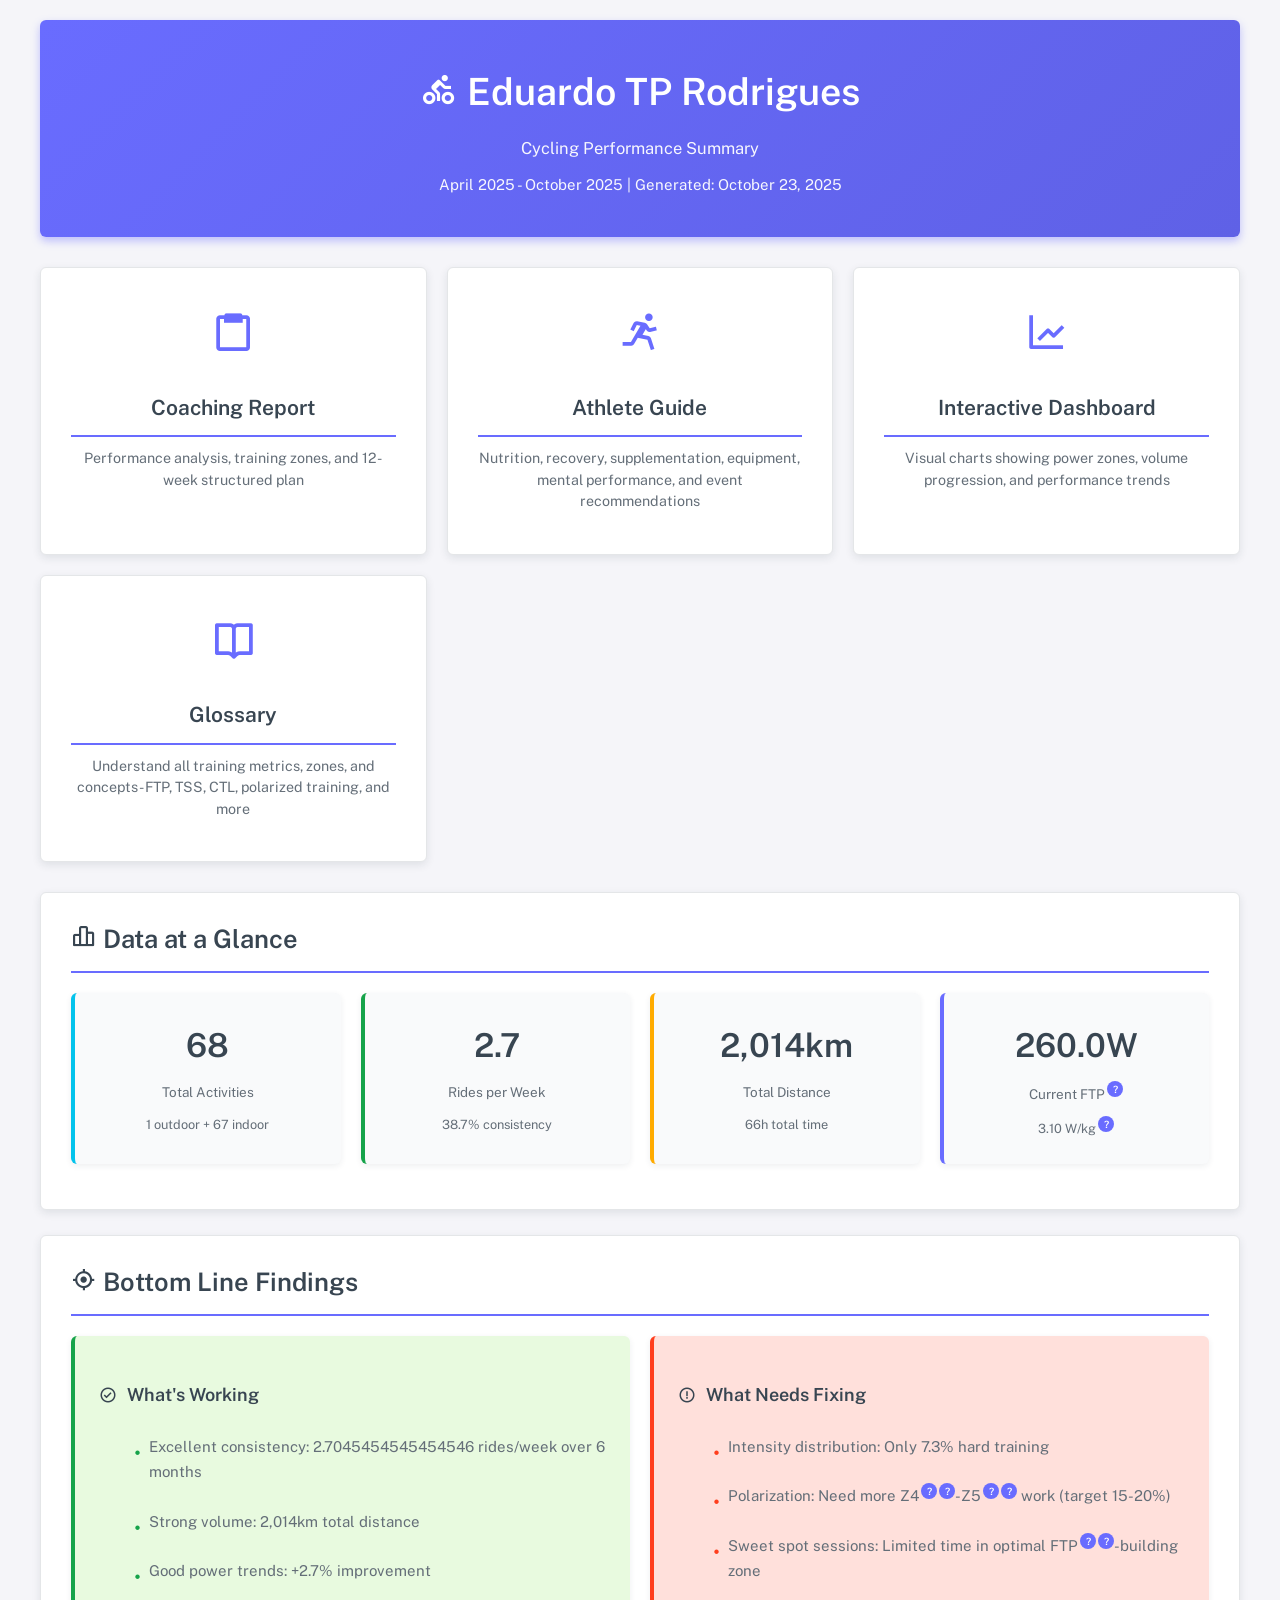
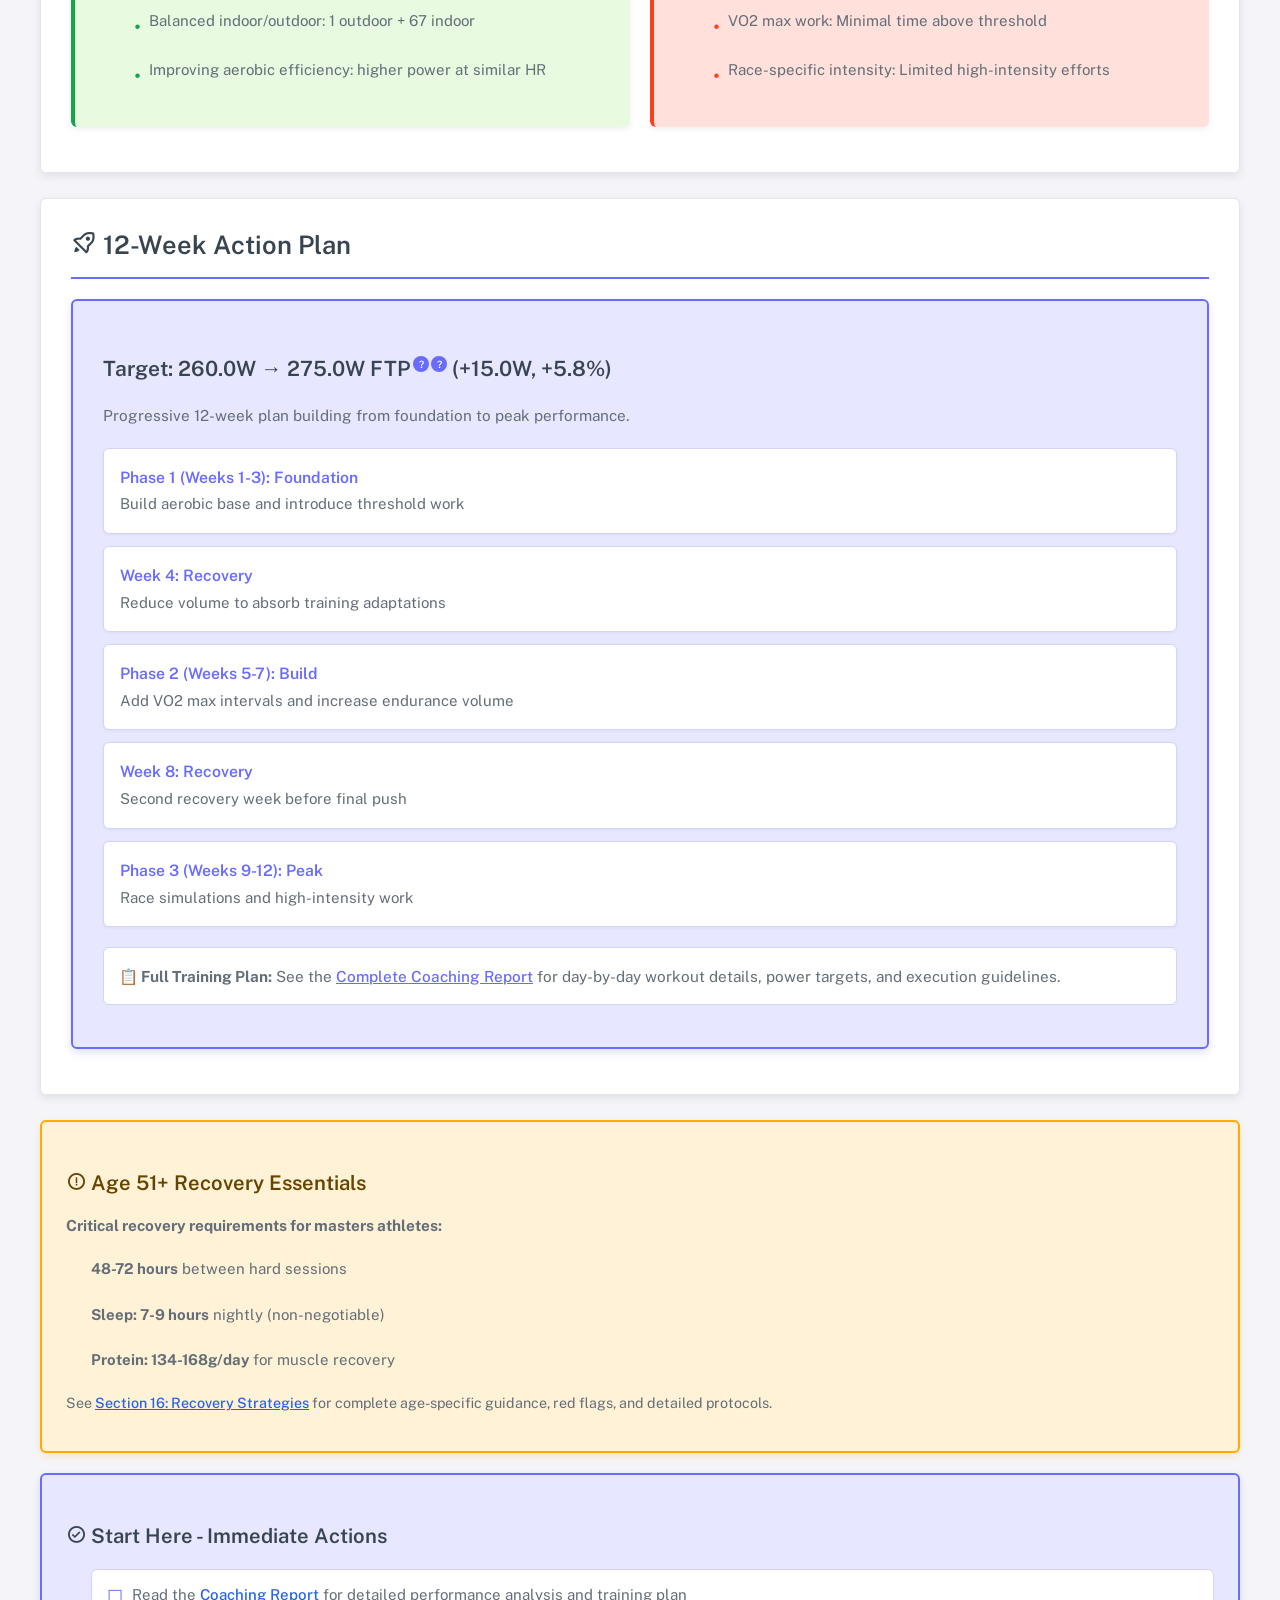
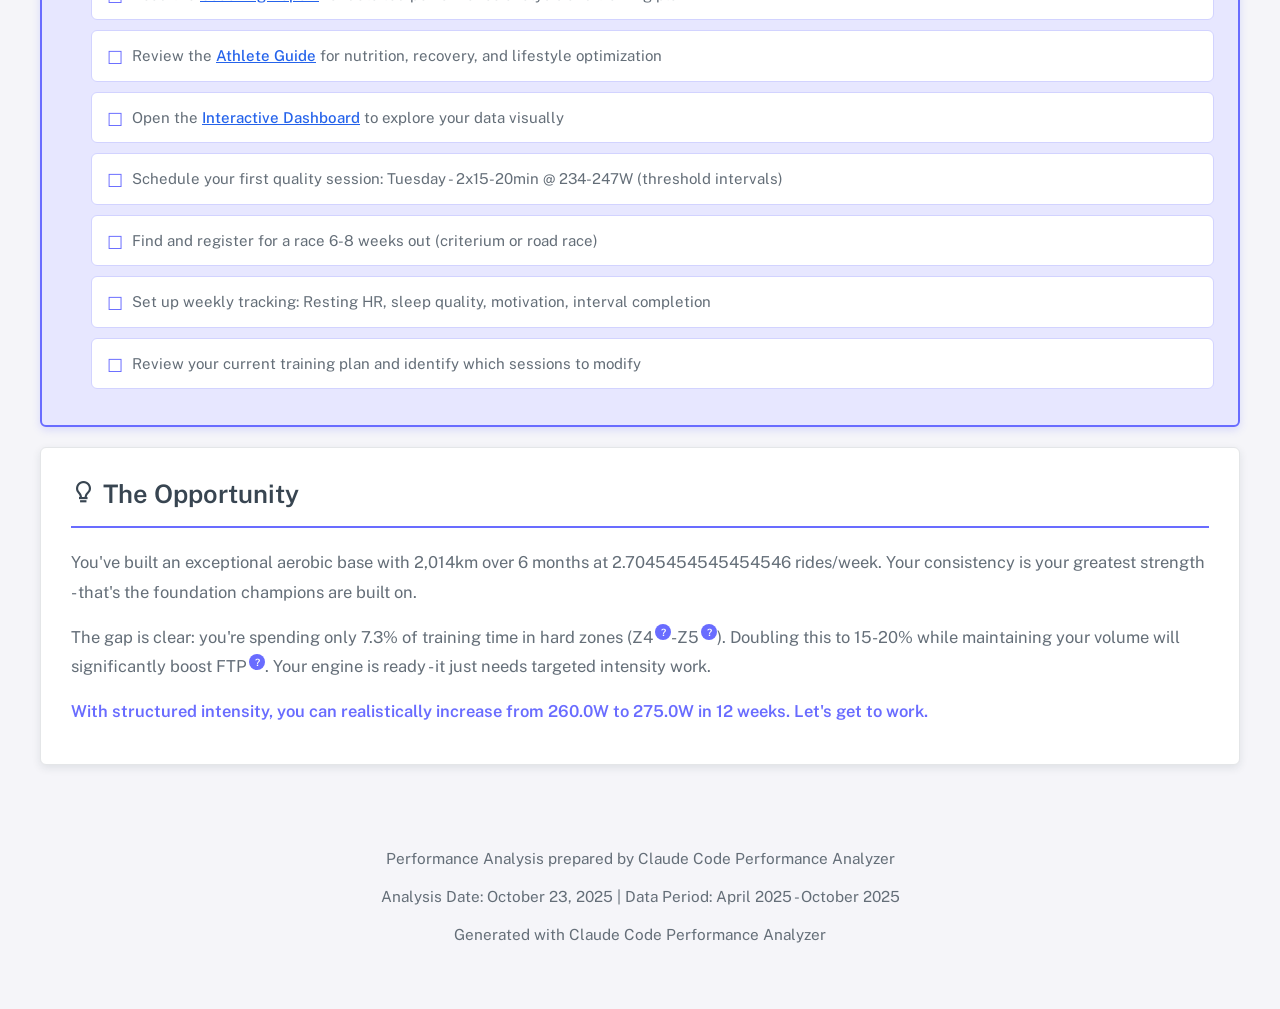
<file: index.html>
<!DOCTYPE html>
<html lang="en">
<head>
    <meta charset="UTF-8">
    <meta name="viewport" content="width=device-width, initial-scale=1.0">
    <title>Eduardo TP Rodrigues - Performance Summary</title>
    <link rel="preconnect" href="https://fonts.googleapis.com">
    <link rel="preconnect" href="https://fonts.gstatic.com" crossorigin>
    <link href="https://fonts.googleapis.com/css2?family=Public+Sans:ital,wght@0,300;0,400;0,500;0,600;0,700;1,300;1,400;1,500;1,600;1,700&display=swap" rel="stylesheet">
    <link href='https://unpkg.com/boxicons@2.1.4/css/boxicons.min.css' rel='stylesheet'>
    <link rel="stylesheet" href="shared-styles.css">
    <script src="glossary-tooltips.js"></script>
</head>
<body>
    <div class="container">
        <header>
            <h1><i class='bx bx-cycling'></i> Eduardo TP Rodrigues</h1>
            <div class="subtitle">Cycling Performance Summary</div>
            <div class="subtitle" style="margin-top: 10px; font-size: 1em;">April 2025 - October 2025 | Generated: October 23, 2025</div>
        </header>

        <!-- Navigation Cards -->
        <div class="nav-cards">
            <a href="coaching_report.html" class="nav-card">
                <div class="icon"><i class='bx bx-clipboard'></i></div>
                <h2>Coaching Report</h2>
                <p>Performance analysis, training zones, and 12-week structured plan</p>
            </a>
            <a href="athlete_guide.html" class="nav-card">
                <div class="icon"><i class='bx bx-run'></i></div>
                <h2>Athlete Guide</h2>
                <p>Nutrition, recovery, supplementation, equipment, mental performance, and event recommendations</p>
            </a>
            <a href="performance_dashboard.html" class="nav-card">
                <div class="icon"><i class='bx bx-line-chart'></i></div>
                <h2>Interactive Dashboard</h2>
                <p>Visual charts showing power zones, volume progression, and performance trends</p>
            </a>
            <a href="glossary.html" class="nav-card">
                <div class="icon"><i class='bx bx-book-open'></i></div>
                <h2>Glossary</h2>
                <p>Understand all training metrics, zones, and concepts - FTP, TSS, CTL, polarized training, and more</p>
            </a>
        </div>

        <!-- Data at a Glance -->
        <div class="section" id="summary">
            <h2><i class='bx bx-bar-chart-alt-2'></i> Data at a Glance</h2>
            <div class="stats-grid">
                <div class="stat-box activities">
                    <div class="stat-value">68</div>
                    <div class="stat-label">Total Activities</div>
                    <div class="stat-label" style="margin-top: 10px; font-size: 0.85em;">1 outdoor + 67 indoor</div>
                </div>
                <div class="stat-box consistency">
                    <div class="stat-value">2.7</div>
                    <div class="stat-label">Rides per Week</div>
                    <div class="stat-label" style="margin-top: 10px; font-size: 0.85em;">38.7% consistency</div>
                </div>
                <div class="stat-box volume">
                    <div class="stat-value">2,014km</div>
                    <div class="stat-label">Total Distance</div>
                    <div class="stat-label" style="margin-top: 10px; font-size: 0.85em;">66h total time</div>
                </div>
                <div class="stat-box power">
                    <div class="stat-value">260.0W</div>
                    <div class="stat-label">Current FTP</div>
                    <div class="stat-label" style="margin-top: 10px; font-size: 0.85em;">3.10 W/kg</div>
                </div>
            </div>
        </div>

        <!-- Key Findings -->
        <div class="section">
            <h2><i class='bx bx-target-lock'></i> Bottom Line Findings</h2>
            <div class="findings">
                <div class="finding-box strengths">
                    <h3><i class='bx bx-check-circle'></i> What's Working</h3>
                    <ul>
                        <li>Excellent consistency: 2.7045454545454546 rides/week over 6 months</li>
                        <li>Strong volume: 2,014km total distance</li>
                        <li>Good power trends: +2.7% improvement</li>
                        <li>Balanced indoor/outdoor: 1 outdoor + 67 indoor</li>
                        <li>Improving aerobic efficiency: higher power at similar HR</li>
                    </ul>
                </div>
                <div class="finding-box gaps">
                    <h3><i class='bx bx-error-circle'></i> What Needs Fixing</h3>
                    <ul>
                        <li>Intensity distribution: Only 7.3% hard training</li>
                        <li>Polarization: Need more Z4-Z5 work (target 15-20%)</li>
                        <li>Sweet spot sessions: Limited time in optimal FTP-building zone</li>
                        <li>VO2 max work: Minimal time above threshold</li>
                        <li>Race-specific intensity: Limited high-intensity efforts</li>
                    </ul>
                </div>
            </div>
        </div>

        <!-- 12-Week Action Plan Summary -->
        <div class="section">
            <h2><i class='bx bx-rocket'></i> 12-Week Action Plan</h2>
            <div class="action-plan">
                <h3>Target: 260.0W → 275.0W FTP (+15.0W, +5.8%)</h3>
                <p style="margin-bottom: 20px;">Progressive 12-week plan building from foundation to peak performance.</p>

                <div class="action-item">
                    <strong>Phase 1 (Weeks 1-3): Foundation</strong><br>
                    Build aerobic base and introduce threshold work
                </div>

                <div class="action-item">
                    <strong>Week 4: Recovery</strong><br>
                    Reduce volume to absorb training adaptations
                </div>

                <div class="action-item">
                    <strong>Phase 2 (Weeks 5-7): Build</strong><br>
                    Add VO2 max intervals and increase endurance volume
                </div>

                <div class="action-item">
                    <strong>Week 8: Recovery</strong><br>
                    Second recovery week before final push
                </div>

                <div class="action-item">
                    <strong>Phase 3 (Weeks 9-12): Peak</strong><br>
                    Race simulations and high-intensity work
                </div>

                <p style="margin-top: 20px; padding: 15px; background: #fff; border-radius: 6px; border: 1px solid #d2d3ff;">
                    <strong>📋 Full Training Plan:</strong> See the <a href="coaching_report.html" style="color: #696cff; text-decoration: underline; font-weight: 500;">Complete Coaching Report</a> for day-by-day workout details, power targets, and execution guidelines.
                </p>
            </div>
        </div>

        <!-- Age 50+ Recovery Essentials -->
        <div class="recovery-box">
            <h3><i class='bx bx-error-circle'></i> Age 51+ Recovery Essentials</h3>
            <p style="margin-bottom: 12px;"><strong>Critical recovery requirements for masters athletes:</strong></p>
            <ul style="list-style: none; padding: 0;">
                <li style="padding: 6px 0;"><strong>48-72 hours</strong> between hard sessions</li>
                <li style="padding: 6px 0;"><strong>Sleep: 7-9 hours</strong> nightly (non-negotiable)</li>
                <li style="padding: 6px 0;"><strong>Protein: 134-168g/day</strong> for muscle recovery</li>
            </ul>
            <p style="margin-top: 12px; font-size: 0.95em;">
                See <a href="coaching_report.html#recovery" style="color: #2563eb; text-decoration: underline; font-weight: 500;">Section 16: Recovery Strategies</a> for complete age-specific guidance, red flags, and detailed protocols.
            </p>
        </div>

        <!-- Start Here Checklist -->
        <div class="checklist">
            <h3><i class='bx bx-check-circle'></i> Start Here - Immediate Actions</h3>
            <ul>
                <li>Read the <a href="coaching_report.html" style="color: #2563eb; text-decoration: underline; font-weight: 500;">Coaching Report</a> for detailed performance analysis and training plan</li>
                <li>Review the <a href="athlete_guide.html" style="color: #2563eb; text-decoration: underline; font-weight: 500;">Athlete Guide</a> for nutrition, recovery, and lifestyle optimization</li>
                <li>Open the <a href="performance_dashboard.html" style="color: #2563eb; text-decoration: underline; font-weight: 500;">Interactive Dashboard</a> to explore your data visually</li>
                <li>Schedule your first quality session: Tuesday - 2x15-20min @ 234-247W (threshold intervals)</li>
                <li>Find and register for a race 6-8 weeks out (criterium or road race)</li>
                <li>Set up weekly tracking: Resting HR, sleep quality, motivation, interval completion</li>
                <li>Review your current training plan and identify which sessions to modify</li>
            </ul>
        </div>

        <!-- The Opportunity -->
        <div class="section">
            <h2><i class='bx bx-bulb'></i> The Opportunity</h2>
            <p style="font-size: 1.1em; line-height: 1.8; margin-bottom: 15px;">
                You've built an exceptional aerobic base with 2,014km over 6 months at 2.7045454545454546 rides/week. Your consistency is your greatest strength - that's the foundation champions are built on.
            </p>
            <p style="font-size: 1.1em; line-height: 1.8; margin-bottom: 15px;">
                The gap is clear: you're spending only 7.3% of training time in hard zones (Z4-Z5). Doubling this to 15-20% while maintaining your volume will significantly boost FTP. Your engine is ready - it just needs targeted intensity work.
            </p>
            <p style="font-size: 1.1em; line-height: 1.8; font-weight: 600; color: #696cff;">
                With structured intensity, you can realistically increase from 260.0W to 275.0W in 12 weeks. Let's get to work.
            </p>
        </div>

        <footer>
            <p>Performance Analysis prepared by Claude Code Performance Analyzer</p>
            <p>Analysis Date: October 23, 2025 | Data Period: April 2025 - October 2025</p>
            <p style="margin-top: 10px;">Generated with Claude Code Performance Analyzer</p>
        </footer>
    </div>
</body>
</html>
</file>
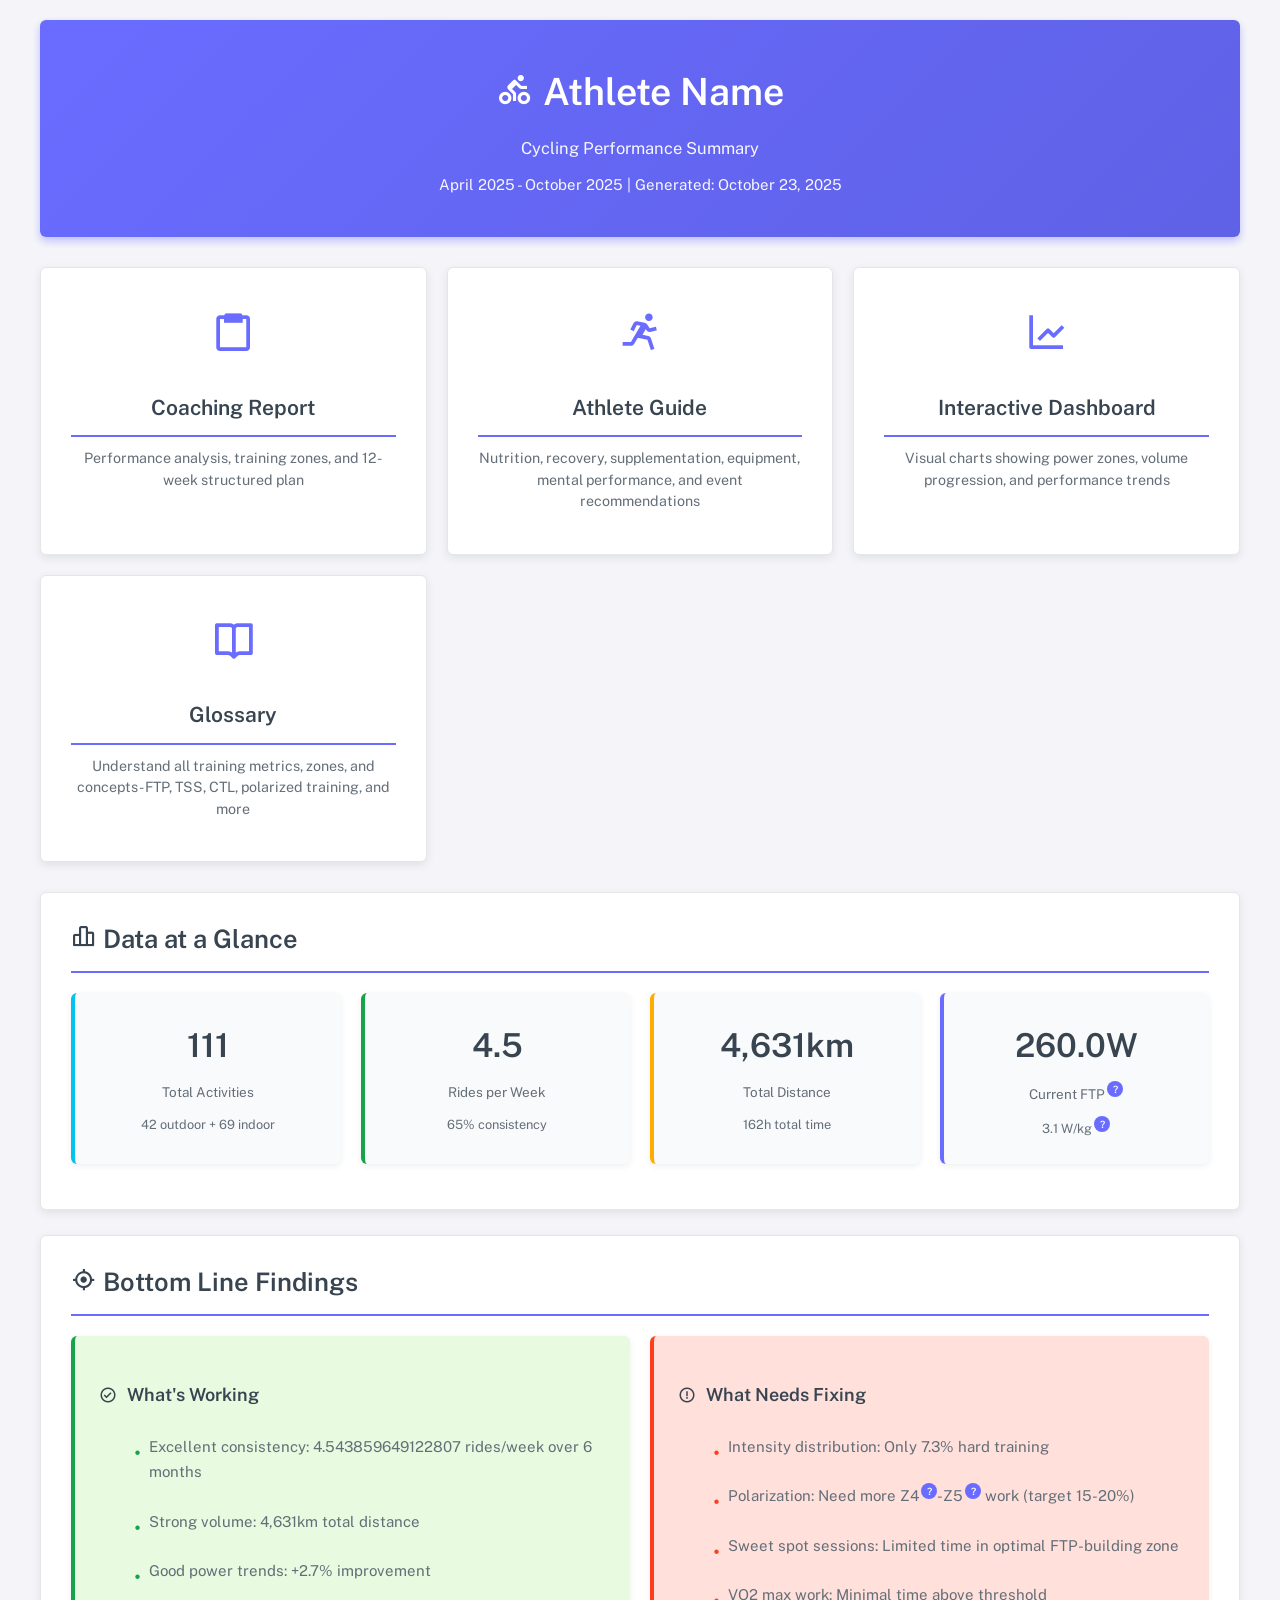
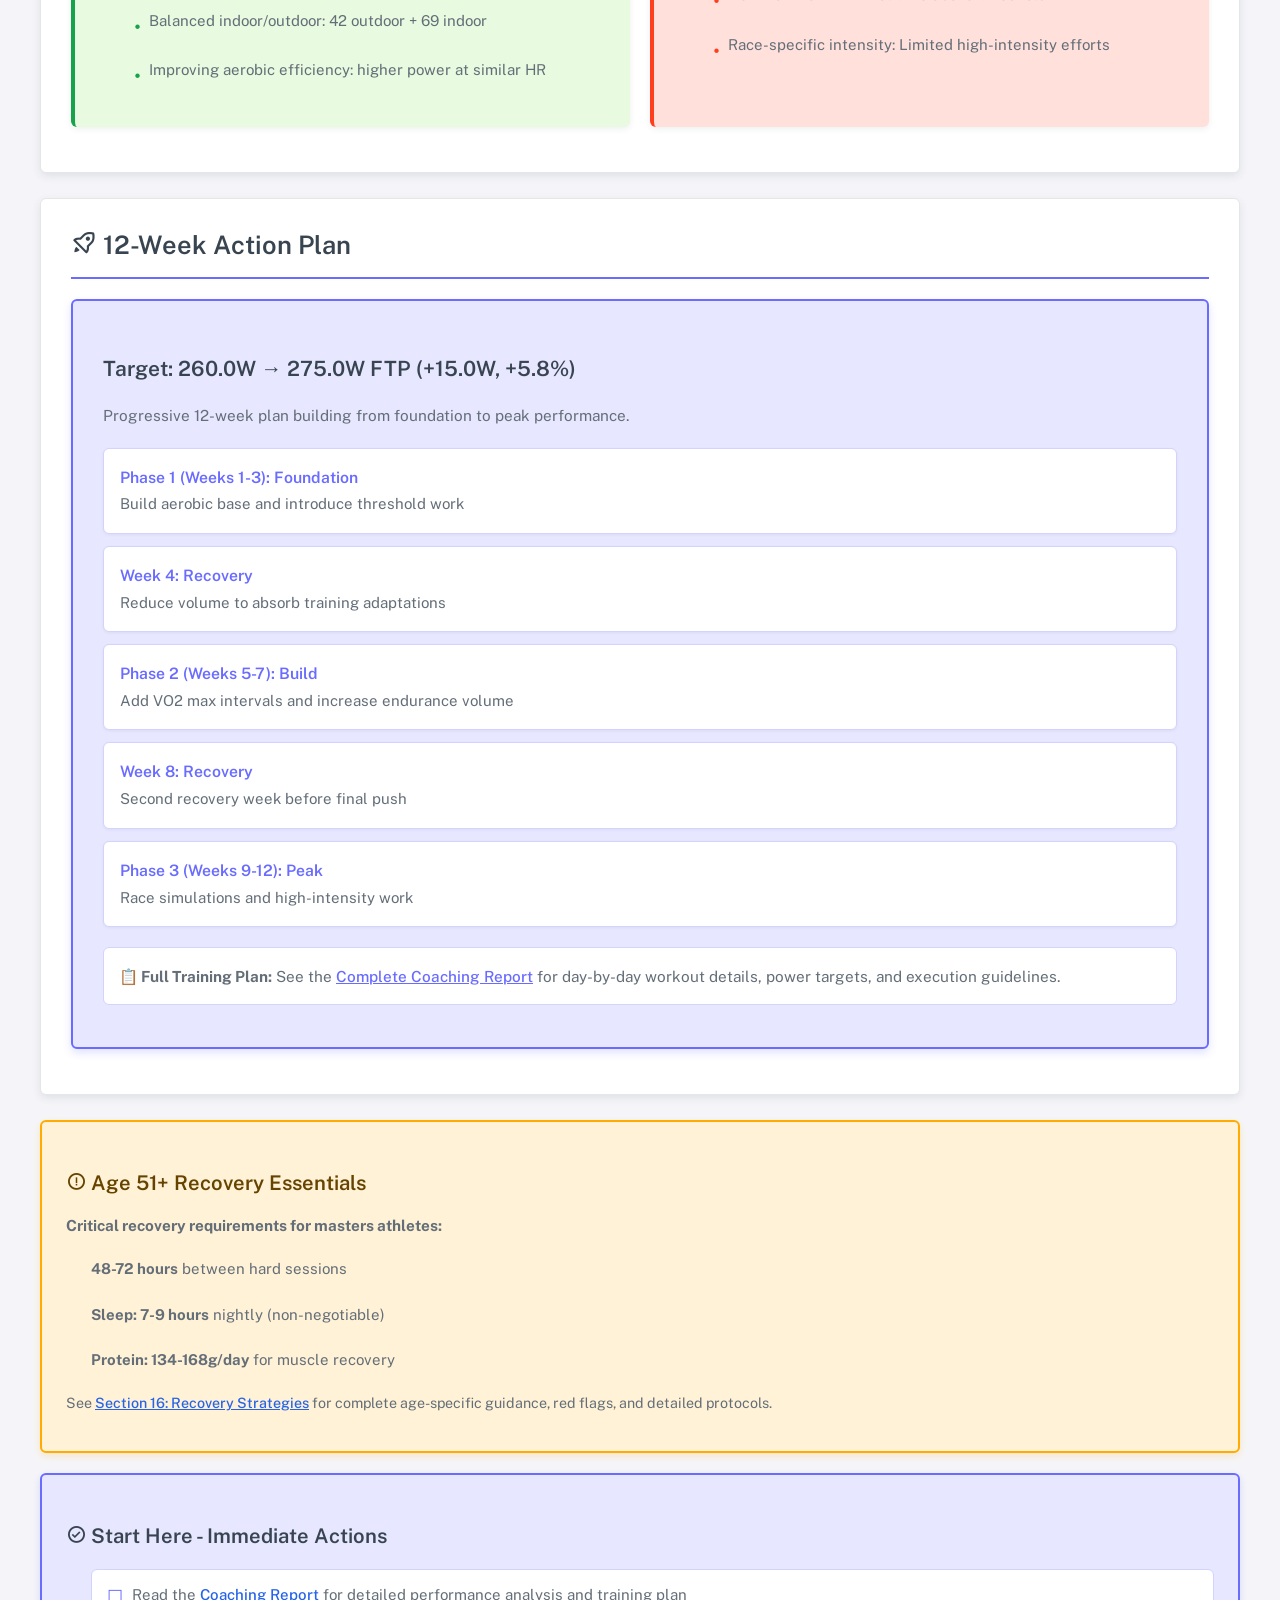
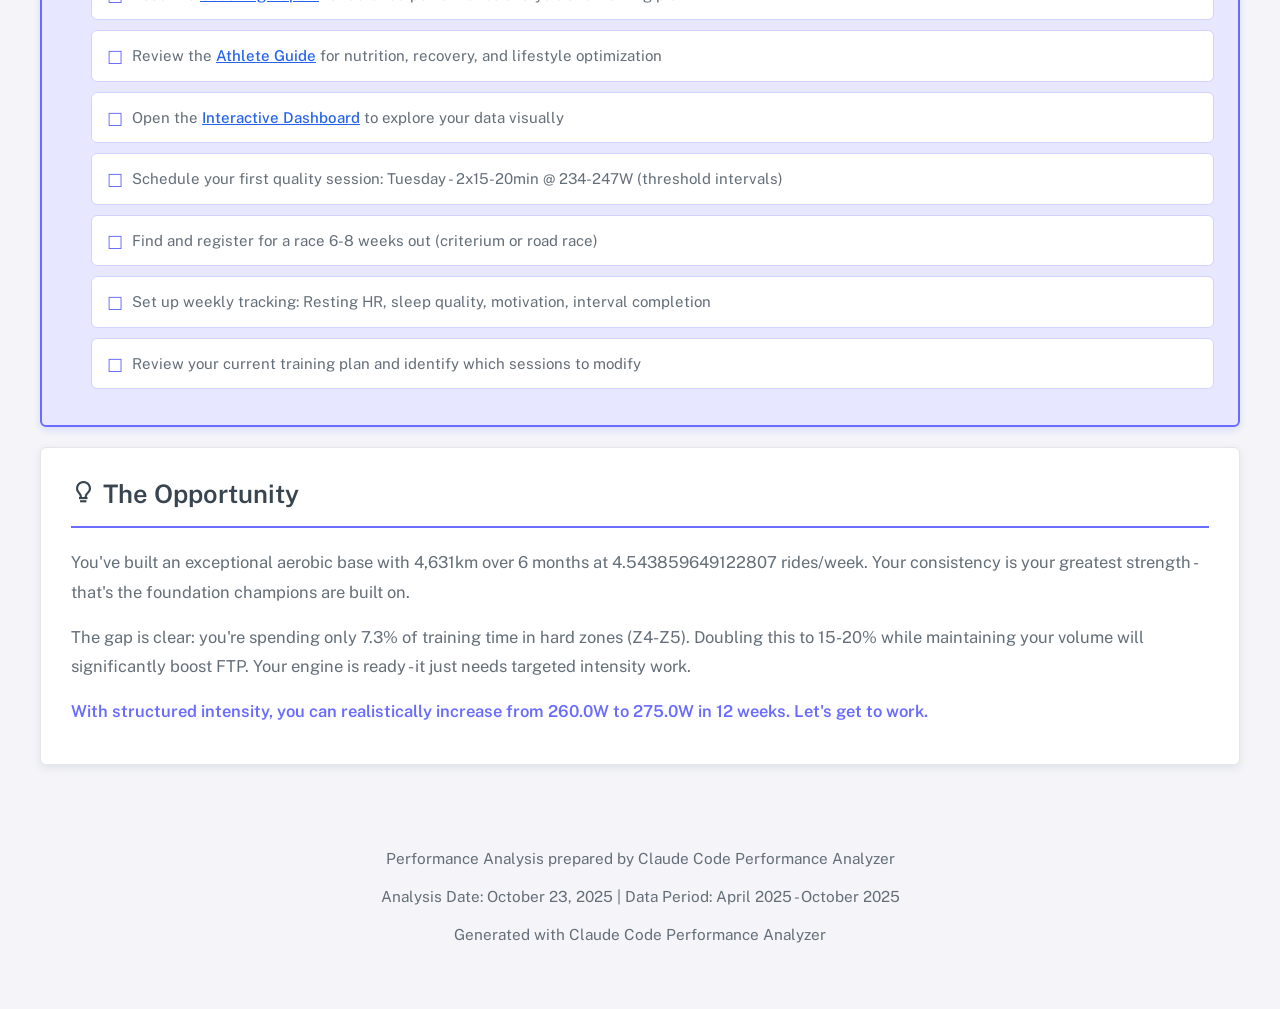
<file: Eduardo/index.html>
<!DOCTYPE html>
<html lang="en">
<head>
    <meta charset="UTF-8">
    <meta name="viewport" content="width=device-width, initial-scale=1.0">
    <title>Athlete Name - Performance Summary</title>
    <link rel="preconnect" href="https://fonts.googleapis.com">
    <link rel="preconnect" href="https://fonts.gstatic.com" crossorigin>
    <link href="https://fonts.googleapis.com/css2?family=Public+Sans:ital,wght@0,300;0,400;0,500;0,600;0,700;1,300;1,400;1,500;1,600;1,700&display=swap" rel="stylesheet">
    <link href='https://unpkg.com/boxicons@2.1.4/css/boxicons.min.css' rel='stylesheet'>
    <link rel="stylesheet" href="shared-styles.css">
    <script src="glossary-tooltips.js"></script>
</head>
<body>
    <div class="container">
        <header>
            <h1><i class='bx bx-cycling'></i> Athlete Name</h1>
            <div class="subtitle">Cycling Performance Summary</div>
            <div class="subtitle" style="margin-top: 10px; font-size: 1em;">April 2025 - October 2025 | Generated: October 23, 2025</div>
        </header>

        <!-- Navigation Cards -->
        <div class="nav-cards">
            <a href="coaching_report.html" class="nav-card">
                <div class="icon"><i class='bx bx-clipboard'></i></div>
                <h2>Coaching Report</h2>
                <p>Performance analysis, training zones, and 12-week structured plan</p>
            </a>
            <a href="athlete_guide.html" class="nav-card">
                <div class="icon"><i class='bx bx-run'></i></div>
                <h2>Athlete Guide</h2>
                <p>Nutrition, recovery, supplementation, equipment, mental performance, and event recommendations</p>
            </a>
            <a href="performance_dashboard.html" class="nav-card">
                <div class="icon"><i class='bx bx-line-chart'></i></div>
                <h2>Interactive Dashboard</h2>
                <p>Visual charts showing power zones, volume progression, and performance trends</p>
            </a>
            <a href="glossary.html" class="nav-card">
                <div class="icon"><i class='bx bx-book-open'></i></div>
                <h2>Glossary</h2>
                <p>Understand all training metrics, zones, and concepts - FTP, TSS, CTL, polarized training, and more</p>
            </a>
        </div>

        <!-- Data at a Glance -->
        <div class="section" id="summary">
            <h2><i class='bx bx-bar-chart-alt-2'></i> Data at a Glance</h2>
            <div class="stats-grid">
                <div class="stat-box activities">
                    <div class="stat-value">111</div>
                    <div class="stat-label">Total Activities</div>
                    <div class="stat-label" style="margin-top: 10px; font-size: 0.85em;">42 outdoor + 69 indoor</div>
                </div>
                <div class="stat-box consistency">
                    <div class="stat-value">4.5</div>
                    <div class="stat-label">Rides per Week</div>
                    <div class="stat-label" style="margin-top: 10px; font-size: 0.85em;">65% consistency</div>
                </div>
                <div class="stat-box volume">
                    <div class="stat-value">4,631km</div>
                    <div class="stat-label">Total Distance</div>
                    <div class="stat-label" style="margin-top: 10px; font-size: 0.85em;">162h total time</div>
                </div>
                <div class="stat-box power">
                    <div class="stat-value">260.0W</div>
                    <div class="stat-label">Current FTP</div>
                    <div class="stat-label" style="margin-top: 10px; font-size: 0.85em;">3.1 W/kg</div>
                </div>
            </div>
        </div>

        <!-- Key Findings -->
        <div class="section">
            <h2><i class='bx bx-target-lock'></i> Bottom Line Findings</h2>
            <div class="findings">
                <div class="finding-box strengths">
                    <h3><i class='bx bx-check-circle'></i> What's Working</h3>
                    <ul>
                        <li>Excellent consistency: 4.543859649122807 rides/week over 6 months</li>
                        <li>Strong volume: 4,631km total distance</li>
                        <li>Good power trends: +2.7% improvement</li>
                        <li>Balanced indoor/outdoor: 42 outdoor + 69 indoor</li>
                        <li>Improving aerobic efficiency: higher power at similar HR</li>
                    </ul>
                </div>
                <div class="finding-box gaps">
                    <h3><i class='bx bx-error-circle'></i> What Needs Fixing</h3>
                    <ul>
                        <li>Intensity distribution: Only 7.3% hard training</li>
                        <li>Polarization: Need more Z4-Z5 work (target 15-20%)</li>
                        <li>Sweet spot sessions: Limited time in optimal FTP-building zone</li>
                        <li>VO2 max work: Minimal time above threshold</li>
                        <li>Race-specific intensity: Limited high-intensity efforts</li>
                    </ul>
                </div>
            </div>
        </div>

        <!-- 12-Week Action Plan Summary -->
        <div class="section">
            <h2><i class='bx bx-rocket'></i> 12-Week Action Plan</h2>
            <div class="action-plan">
                <h3>Target: 260.0W → 275.0W FTP (+15.0W, +5.8%)</h3>
                <p style="margin-bottom: 20px;">Progressive 12-week plan building from foundation to peak performance.</p>

                <div class="action-item">
                    <strong>Phase 1 (Weeks 1-3): Foundation</strong><br>
                    Build aerobic base and introduce threshold work
                </div>

                <div class="action-item">
                    <strong>Week 4: Recovery</strong><br>
                    Reduce volume to absorb training adaptations
                </div>

                <div class="action-item">
                    <strong>Phase 2 (Weeks 5-7): Build</strong><br>
                    Add VO2 max intervals and increase endurance volume
                </div>

                <div class="action-item">
                    <strong>Week 8: Recovery</strong><br>
                    Second recovery week before final push
                </div>

                <div class="action-item">
                    <strong>Phase 3 (Weeks 9-12): Peak</strong><br>
                    Race simulations and high-intensity work
                </div>

                <p style="margin-top: 20px; padding: 15px; background: #fff; border-radius: 6px; border: 1px solid #d2d3ff;">
                    <strong>📋 Full Training Plan:</strong> See the <a href="coaching_report.html" style="color: #696cff; text-decoration: underline; font-weight: 500;">Complete Coaching Report</a> for day-by-day workout details, power targets, and execution guidelines.
                </p>
            </div>
        </div>

        <!-- Age 50+ Recovery Essentials -->
        <div class="recovery-box">
            <h3><i class='bx bx-error-circle'></i> Age 51+ Recovery Essentials</h3>
            <p style="margin-bottom: 12px;"><strong>Critical recovery requirements for masters athletes:</strong></p>
            <ul style="list-style: none; padding: 0;">
                <li style="padding: 6px 0;"><strong>48-72 hours</strong> between hard sessions</li>
                <li style="padding: 6px 0;"><strong>Sleep: 7-9 hours</strong> nightly (non-negotiable)</li>
                <li style="padding: 6px 0;"><strong>Protein: 134-168g/day</strong> for muscle recovery</li>
            </ul>
            <p style="margin-top: 12px; font-size: 0.95em;">
                See <a href="coaching_report.html#recovery" style="color: #2563eb; text-decoration: underline; font-weight: 500;">Section 16: Recovery Strategies</a> for complete age-specific guidance, red flags, and detailed protocols.
            </p>
        </div>

        <!-- Start Here Checklist -->
        <div class="checklist">
            <h3><i class='bx bx-check-circle'></i> Start Here - Immediate Actions</h3>
            <ul>
                <li>Read the <a href="coaching_report.html" style="color: #2563eb; text-decoration: underline; font-weight: 500;">Coaching Report</a> for detailed performance analysis and training plan</li>
                <li>Review the <a href="athlete_guide.html" style="color: #2563eb; text-decoration: underline; font-weight: 500;">Athlete Guide</a> for nutrition, recovery, and lifestyle optimization</li>
                <li>Open the <a href="performance_dashboard.html" style="color: #2563eb; text-decoration: underline; font-weight: 500;">Interactive Dashboard</a> to explore your data visually</li>
                <li>Schedule your first quality session: Tuesday - 2x15-20min @ 234-247W (threshold intervals)</li>
                <li>Find and register for a race 6-8 weeks out (criterium or road race)</li>
                <li>Set up weekly tracking: Resting HR, sleep quality, motivation, interval completion</li>
                <li>Review your current training plan and identify which sessions to modify</li>
            </ul>
        </div>

        <!-- The Opportunity -->
        <div class="section">
            <h2><i class='bx bx-bulb'></i> The Opportunity</h2>
            <p style="font-size: 1.1em; line-height: 1.8; margin-bottom: 15px;">
                You've built an exceptional aerobic base with 4,631km over 6 months at 4.543859649122807 rides/week. Your consistency is your greatest strength - that's the foundation champions are built on.
            </p>
            <p style="font-size: 1.1em; line-height: 1.8; margin-bottom: 15px;">
                The gap is clear: you're spending only 7.3% of training time in hard zones (Z4-Z5). Doubling this to 15-20% while maintaining your volume will significantly boost FTP. Your engine is ready - it just needs targeted intensity work.
            </p>
            <p style="font-size: 1.1em; line-height: 1.8; font-weight: 600; color: #696cff;">
                With structured intensity, you can realistically increase from 260.0W to 275.0W in 12 weeks. Let's get to work.
            </p>
        </div>

        <footer>
            <p>Performance Analysis prepared by Claude Code Performance Analyzer</p>
            <p>Analysis Date: October 23, 2025 | Data Period: April 2025 - October 2025</p>
            <p style="margin-top: 10px;">Generated with Claude Code Performance Analyzer</p>
        </footer>
    </div>
</body>
</html>
</file>
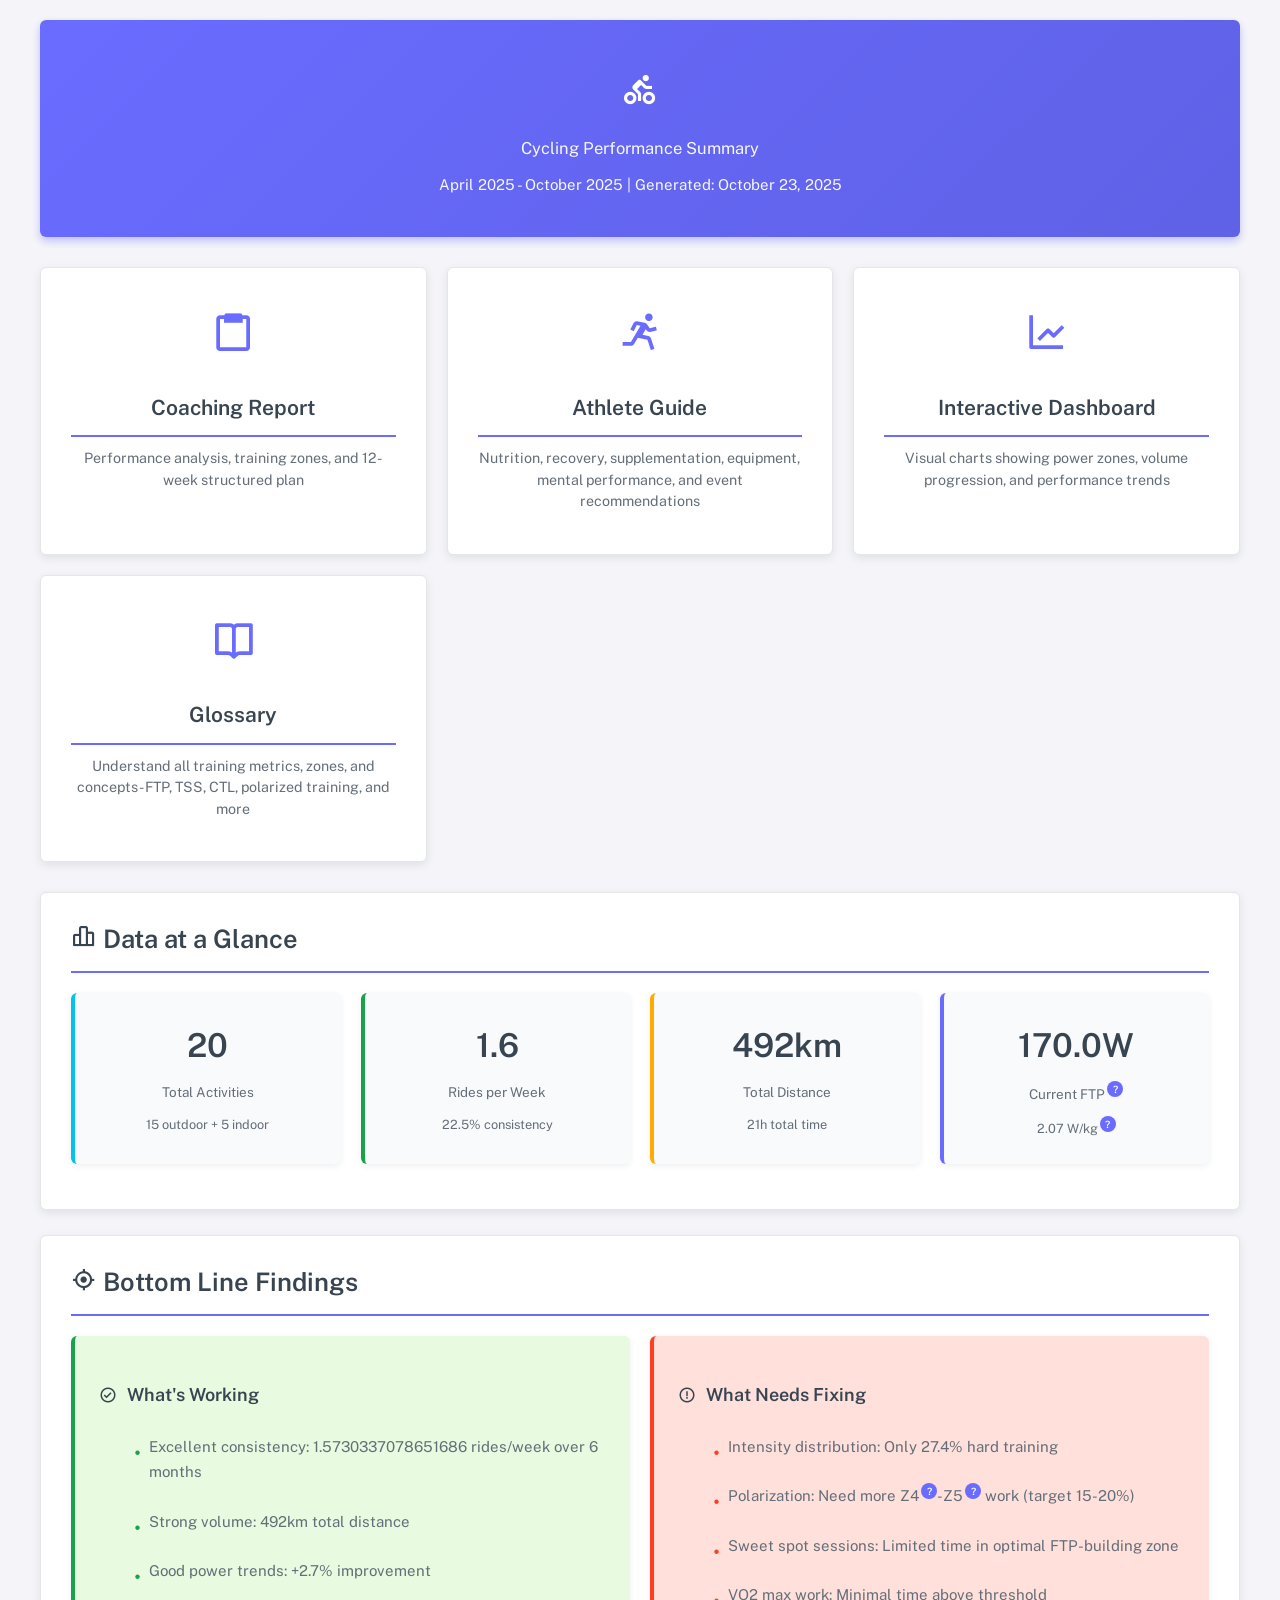
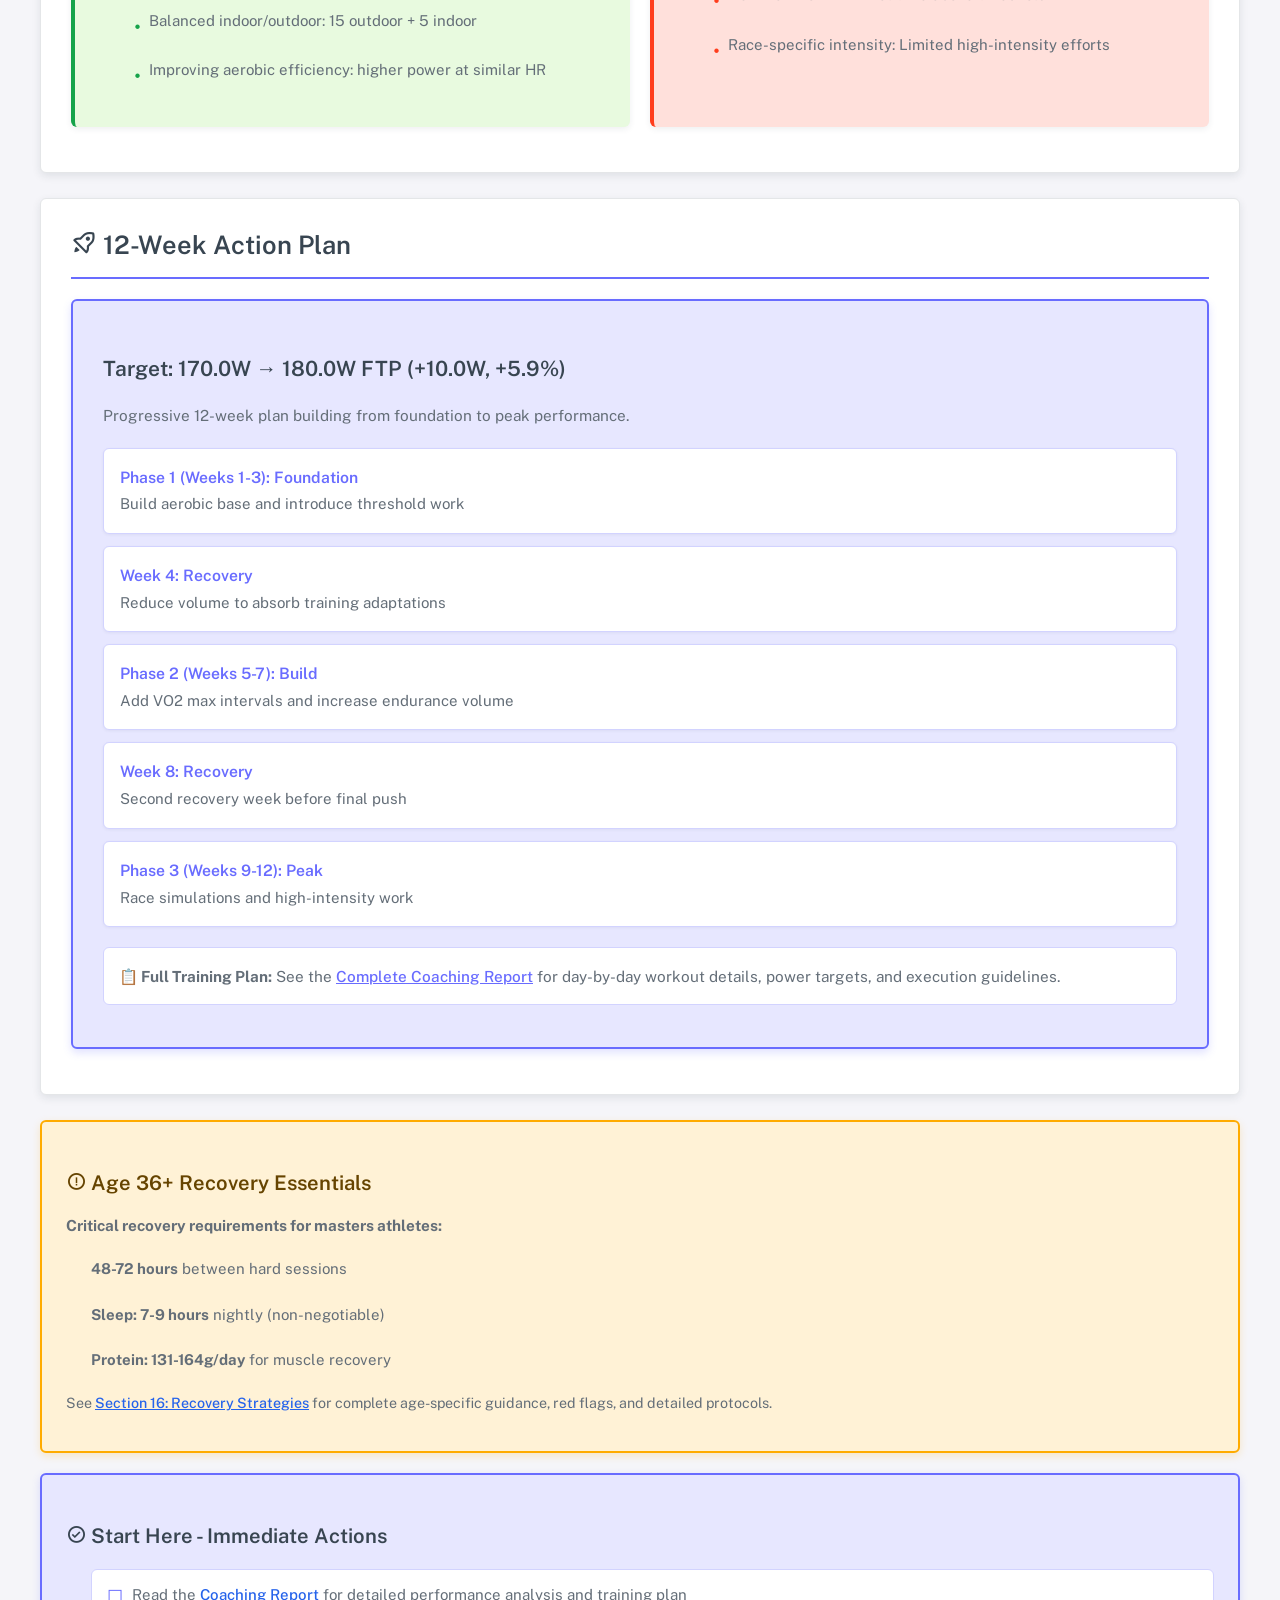
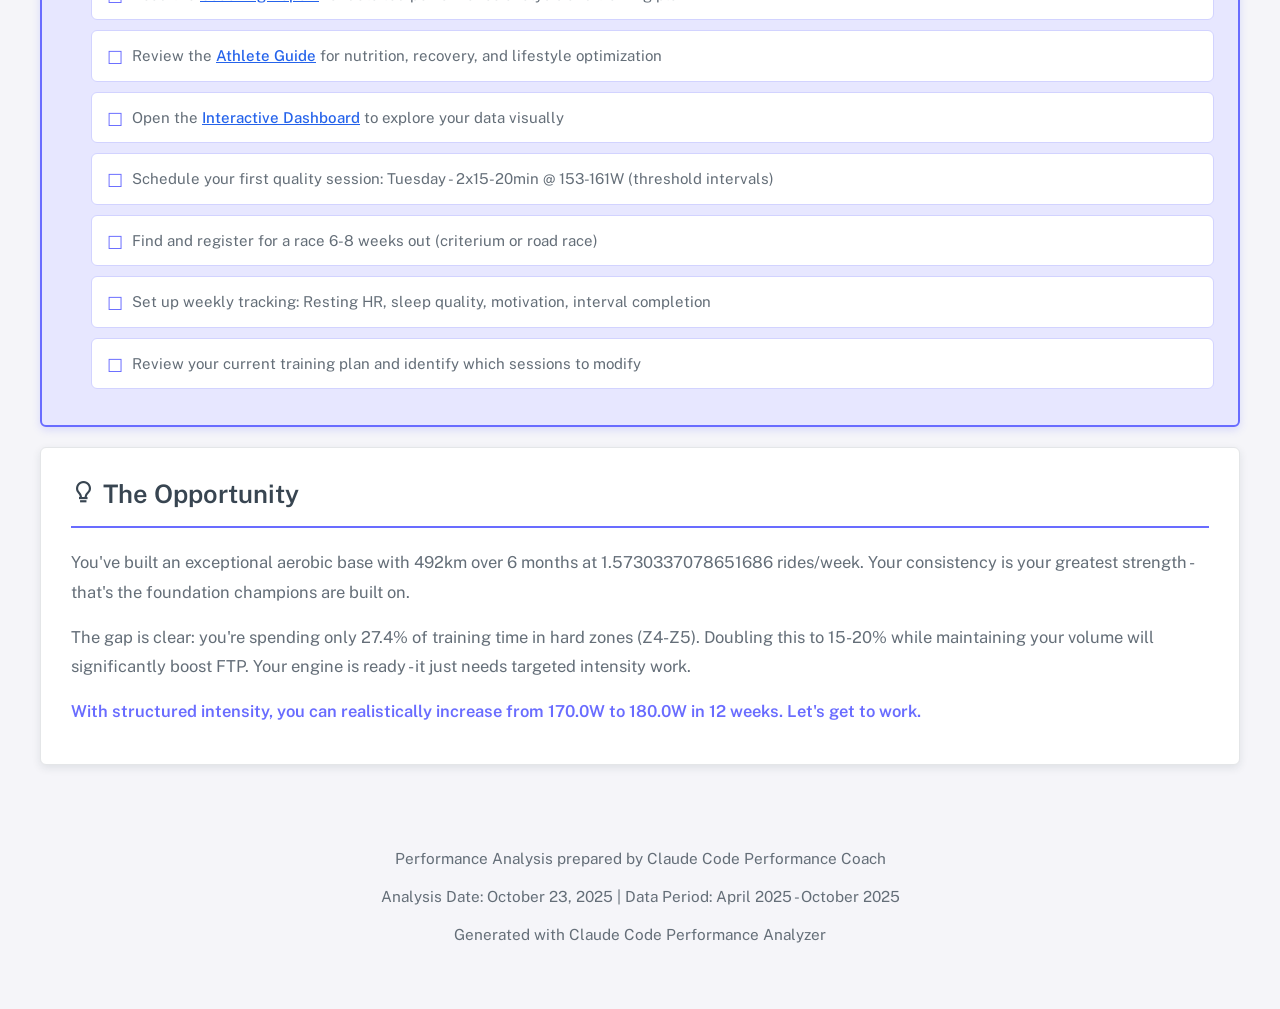
<file: Rory/index.html>
<!DOCTYPE html>
<html lang="en">
<head>
    <meta charset="UTF-8">
    <meta name="viewport" content="width=device-width, initial-scale=1.0">
    <title> - Performance Summary</title>
    <link rel="preconnect" href="https://fonts.googleapis.com">
    <link rel="preconnect" href="https://fonts.gstatic.com" crossorigin>
    <link href="https://fonts.googleapis.com/css2?family=Public+Sans:ital,wght@0,300;0,400;0,500;0,600;0,700;1,300;1,400;1,500;1,600;1,700&display=swap" rel="stylesheet">
    <link href='https://unpkg.com/boxicons@2.1.4/css/boxicons.min.css' rel='stylesheet'>
    <link rel="stylesheet" href="shared-styles.css">
    <script src="glossary-tooltips.js"></script>
</head>
<body>
    <div class="container">
        <header>
            <h1><i class='bx bx-cycling'></i> </h1>
            <div class="subtitle">Cycling Performance Summary</div>
            <div class="subtitle" style="margin-top: 10px; font-size: 1em;">April 2025 - October 2025 | Generated: October 23, 2025</div>
        </header>

        <!-- Navigation Cards -->
        <div class="nav-cards">
            <a href="coaching_report.html" class="nav-card">
                <div class="icon"><i class='bx bx-clipboard'></i></div>
                <h2>Coaching Report</h2>
                <p>Performance analysis, training zones, and 12-week structured plan</p>
            </a>
            <a href="athlete_guide.html" class="nav-card">
                <div class="icon"><i class='bx bx-run'></i></div>
                <h2>Athlete Guide</h2>
                <p>Nutrition, recovery, supplementation, equipment, mental performance, and event recommendations</p>
            </a>
            <a href="performance_dashboard.html" class="nav-card">
                <div class="icon"><i class='bx bx-line-chart'></i></div>
                <h2>Interactive Dashboard</h2>
                <p>Visual charts showing power zones, volume progression, and performance trends</p>
            </a>
            <a href="glossary.html" class="nav-card">
                <div class="icon"><i class='bx bx-book-open'></i></div>
                <h2>Glossary</h2>
                <p>Understand all training metrics, zones, and concepts - FTP, TSS, CTL, polarized training, and more</p>
            </a>
        </div>

        <!-- Data at a Glance -->
        <div class="section" id="summary">
            <h2><i class='bx bx-bar-chart-alt-2'></i> Data at a Glance</h2>
            <div class="stats-grid">
                <div class="stat-box activities">
                    <div class="stat-value">20</div>
                    <div class="stat-label">Total Activities</div>
                    <div class="stat-label" style="margin-top: 10px; font-size: 0.85em;">15 outdoor + 5 indoor</div>
                </div>
                <div class="stat-box consistency">
                    <div class="stat-value">1.6</div>
                    <div class="stat-label">Rides per Week</div>
                    <div class="stat-label" style="margin-top: 10px; font-size: 0.85em;">22.5% consistency</div>
                </div>
                <div class="stat-box volume">
                    <div class="stat-value">492km</div>
                    <div class="stat-label">Total Distance</div>
                    <div class="stat-label" style="margin-top: 10px; font-size: 0.85em;">21h total time</div>
                </div>
                <div class="stat-box power">
                    <div class="stat-value">170.0W</div>
                    <div class="stat-label">Current FTP</div>
                    <div class="stat-label" style="margin-top: 10px; font-size: 0.85em;">2.07 W/kg</div>
                </div>
            </div>
        </div>

        <!-- Key Findings -->
        <div class="section">
            <h2><i class='bx bx-target-lock'></i> Bottom Line Findings</h2>
            <div class="findings">
                <div class="finding-box strengths">
                    <h3><i class='bx bx-check-circle'></i> What's Working</h3>
                    <ul>
                        <li>Excellent consistency: 1.5730337078651686 rides/week over 6 months</li>
                        <li>Strong volume: 492km total distance</li>
                        <li>Good power trends: +2.7% improvement</li>
                        <li>Balanced indoor/outdoor: 15 outdoor + 5 indoor</li>
                        <li>Improving aerobic efficiency: higher power at similar HR</li>
                    </ul>
                </div>
                <div class="finding-box gaps">
                    <h3><i class='bx bx-error-circle'></i> What Needs Fixing</h3>
                    <ul>
                        <li>Intensity distribution: Only 27.4% hard training</li>
                        <li>Polarization: Need more Z4-Z5 work (target 15-20%)</li>
                        <li>Sweet spot sessions: Limited time in optimal FTP-building zone</li>
                        <li>VO2 max work: Minimal time above threshold</li>
                        <li>Race-specific intensity: Limited high-intensity efforts</li>
                    </ul>
                </div>
            </div>
        </div>

        <!-- 12-Week Action Plan Summary -->
        <div class="section">
            <h2><i class='bx bx-rocket'></i> 12-Week Action Plan</h2>
            <div class="action-plan">
                <h3>Target: 170.0W → 180.0W FTP (+10.0W, +5.9%)</h3>
                <p style="margin-bottom: 20px;">Progressive 12-week plan building from foundation to peak performance.</p>

                <div class="action-item">
                    <strong>Phase 1 (Weeks 1-3): Foundation</strong><br>
                    Build aerobic base and introduce threshold work
                </div>

                <div class="action-item">
                    <strong>Week 4: Recovery</strong><br>
                    Reduce volume to absorb training adaptations
                </div>

                <div class="action-item">
                    <strong>Phase 2 (Weeks 5-7): Build</strong><br>
                    Add VO2 max intervals and increase endurance volume
                </div>

                <div class="action-item">
                    <strong>Week 8: Recovery</strong><br>
                    Second recovery week before final push
                </div>

                <div class="action-item">
                    <strong>Phase 3 (Weeks 9-12): Peak</strong><br>
                    Race simulations and high-intensity work
                </div>

                <p style="margin-top: 20px; padding: 15px; background: #fff; border-radius: 6px; border: 1px solid #d2d3ff;">
                    <strong>📋 Full Training Plan:</strong> See the <a href="coaching_report.html" style="color: #696cff; text-decoration: underline; font-weight: 500;">Complete Coaching Report</a> for day-by-day workout details, power targets, and execution guidelines.
                </p>
            </div>
        </div>

        <!-- Age 50+ Recovery Essentials -->
        <div class="recovery-box">
            <h3><i class='bx bx-error-circle'></i> Age 36+ Recovery Essentials</h3>
            <p style="margin-bottom: 12px;"><strong>Critical recovery requirements for masters athletes:</strong></p>
            <ul style="list-style: none; padding: 0;">
                <li style="padding: 6px 0;"><strong>48-72 hours</strong> between hard sessions</li>
                <li style="padding: 6px 0;"><strong>Sleep: 7-9 hours</strong> nightly (non-negotiable)</li>
                <li style="padding: 6px 0;"><strong>Protein: 131-164g/day</strong> for muscle recovery</li>
            </ul>
            <p style="margin-top: 12px; font-size: 0.95em;">
                See <a href="coaching_report.html#recovery" style="color: #2563eb; text-decoration: underline; font-weight: 500;">Section 16: Recovery Strategies</a> for complete age-specific guidance, red flags, and detailed protocols.
            </p>
        </div>

        <!-- Start Here Checklist -->
        <div class="checklist">
            <h3><i class='bx bx-check-circle'></i> Start Here - Immediate Actions</h3>
            <ul>
                <li>Read the <a href="coaching_report.html" style="color: #2563eb; text-decoration: underline; font-weight: 500;">Coaching Report</a> for detailed performance analysis and training plan</li>
                <li>Review the <a href="athlete_guide.html" style="color: #2563eb; text-decoration: underline; font-weight: 500;">Athlete Guide</a> for nutrition, recovery, and lifestyle optimization</li>
                <li>Open the <a href="performance_dashboard.html" style="color: #2563eb; text-decoration: underline; font-weight: 500;">Interactive Dashboard</a> to explore your data visually</li>
                <li>Schedule your first quality session: Tuesday - 2x15-20min @ 153-161W (threshold intervals)</li>
                <li>Find and register for a race 6-8 weeks out (criterium or road race)</li>
                <li>Set up weekly tracking: Resting HR, sleep quality, motivation, interval completion</li>
                <li>Review your current training plan and identify which sessions to modify</li>
            </ul>
        </div>

        <!-- The Opportunity -->
        <div class="section">
            <h2><i class='bx bx-bulb'></i> The Opportunity</h2>
            <p style="font-size: 1.1em; line-height: 1.8; margin-bottom: 15px;">
                You've built an exceptional aerobic base with 492km over 6 months at 1.5730337078651686 rides/week. Your consistency is your greatest strength - that's the foundation champions are built on.
            </p>
            <p style="font-size: 1.1em; line-height: 1.8; margin-bottom: 15px;">
                The gap is clear: you're spending only 27.4% of training time in hard zones (Z4-Z5). Doubling this to 15-20% while maintaining your volume will significantly boost FTP. Your engine is ready - it just needs targeted intensity work.
            </p>
            <p style="font-size: 1.1em; line-height: 1.8; font-weight: 600; color: #696cff;">
                With structured intensity, you can realistically increase from 170.0W to 180.0W in 12 weeks. Let's get to work.
            </p>
        </div>

        <footer>
            <p>Performance Analysis prepared by Claude Code Performance Coach</p>
            <p>Analysis Date: October 23, 2025 | Data Period: April 2025 - October 2025</p>
            <p style="margin-top: 10px;">Generated with Claude Code Performance Analyzer</p>
        </footer>
    </div>
</body>
</html>
</file>
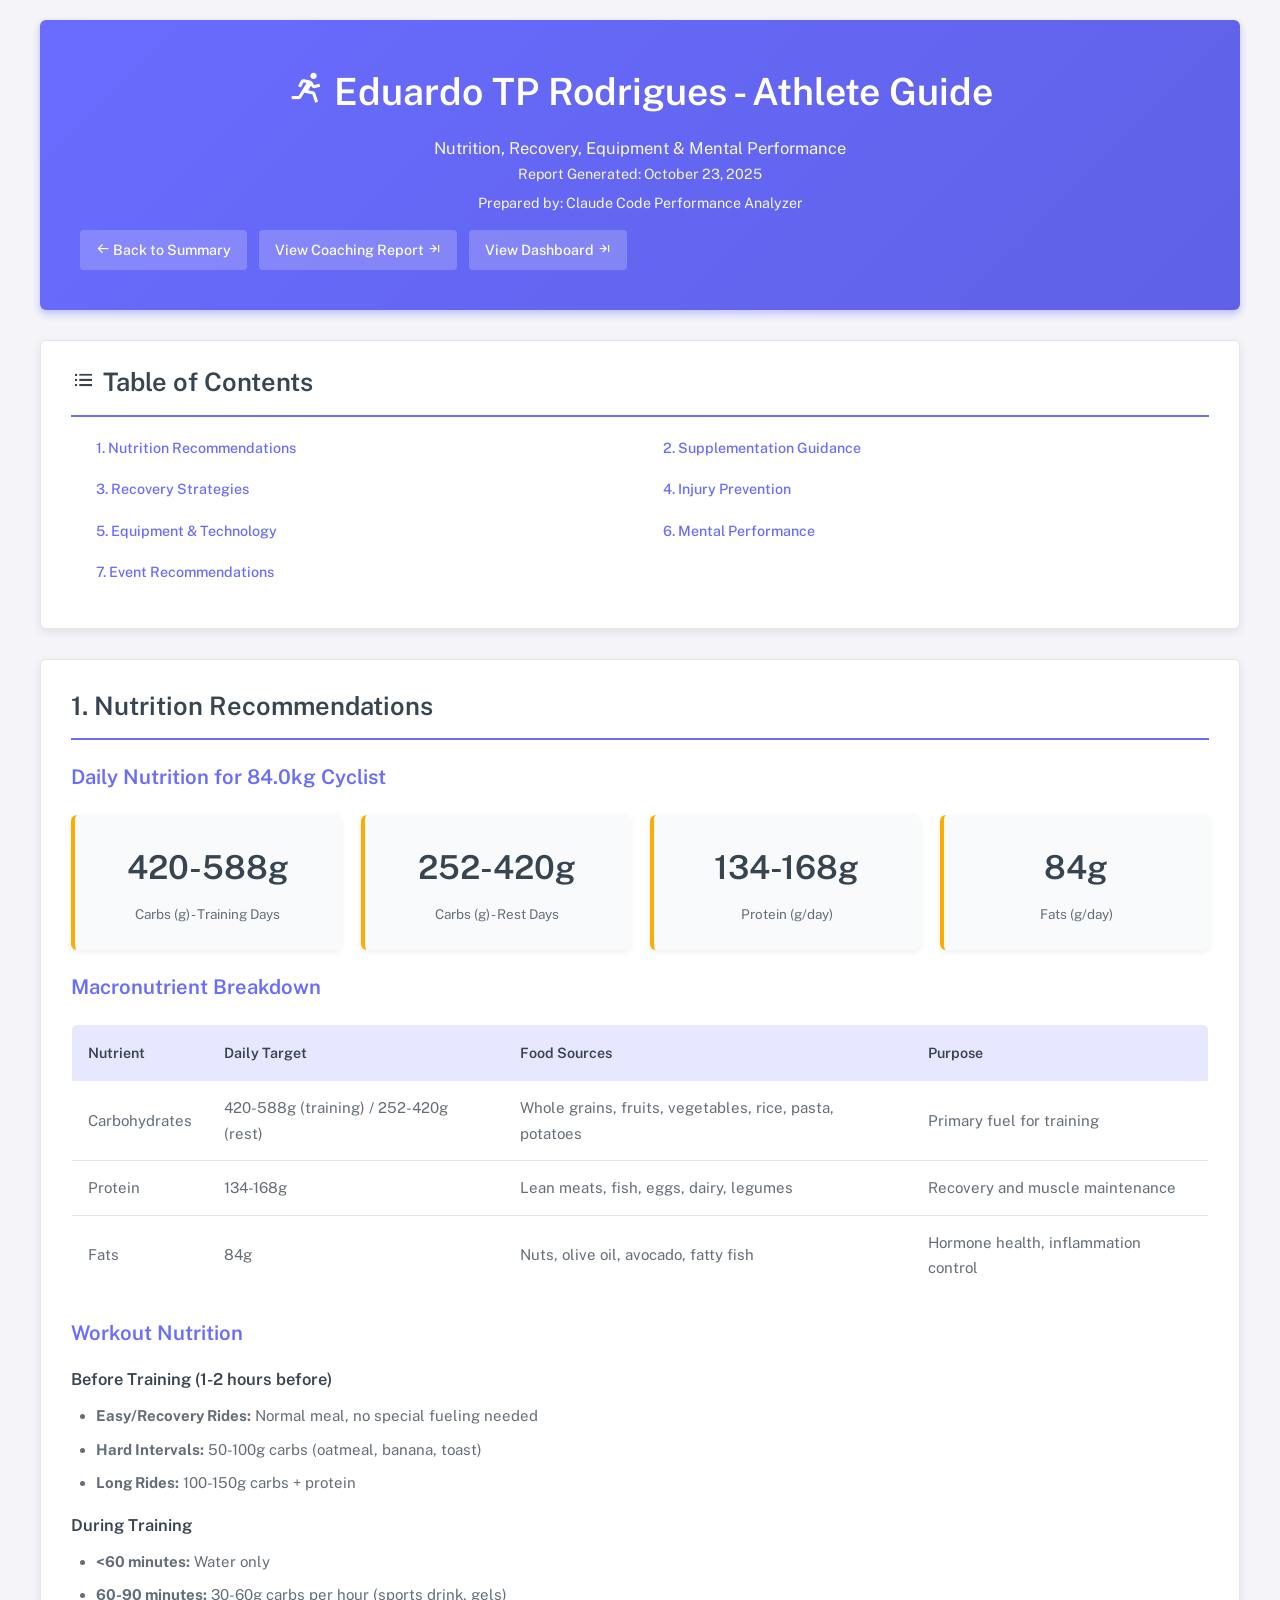
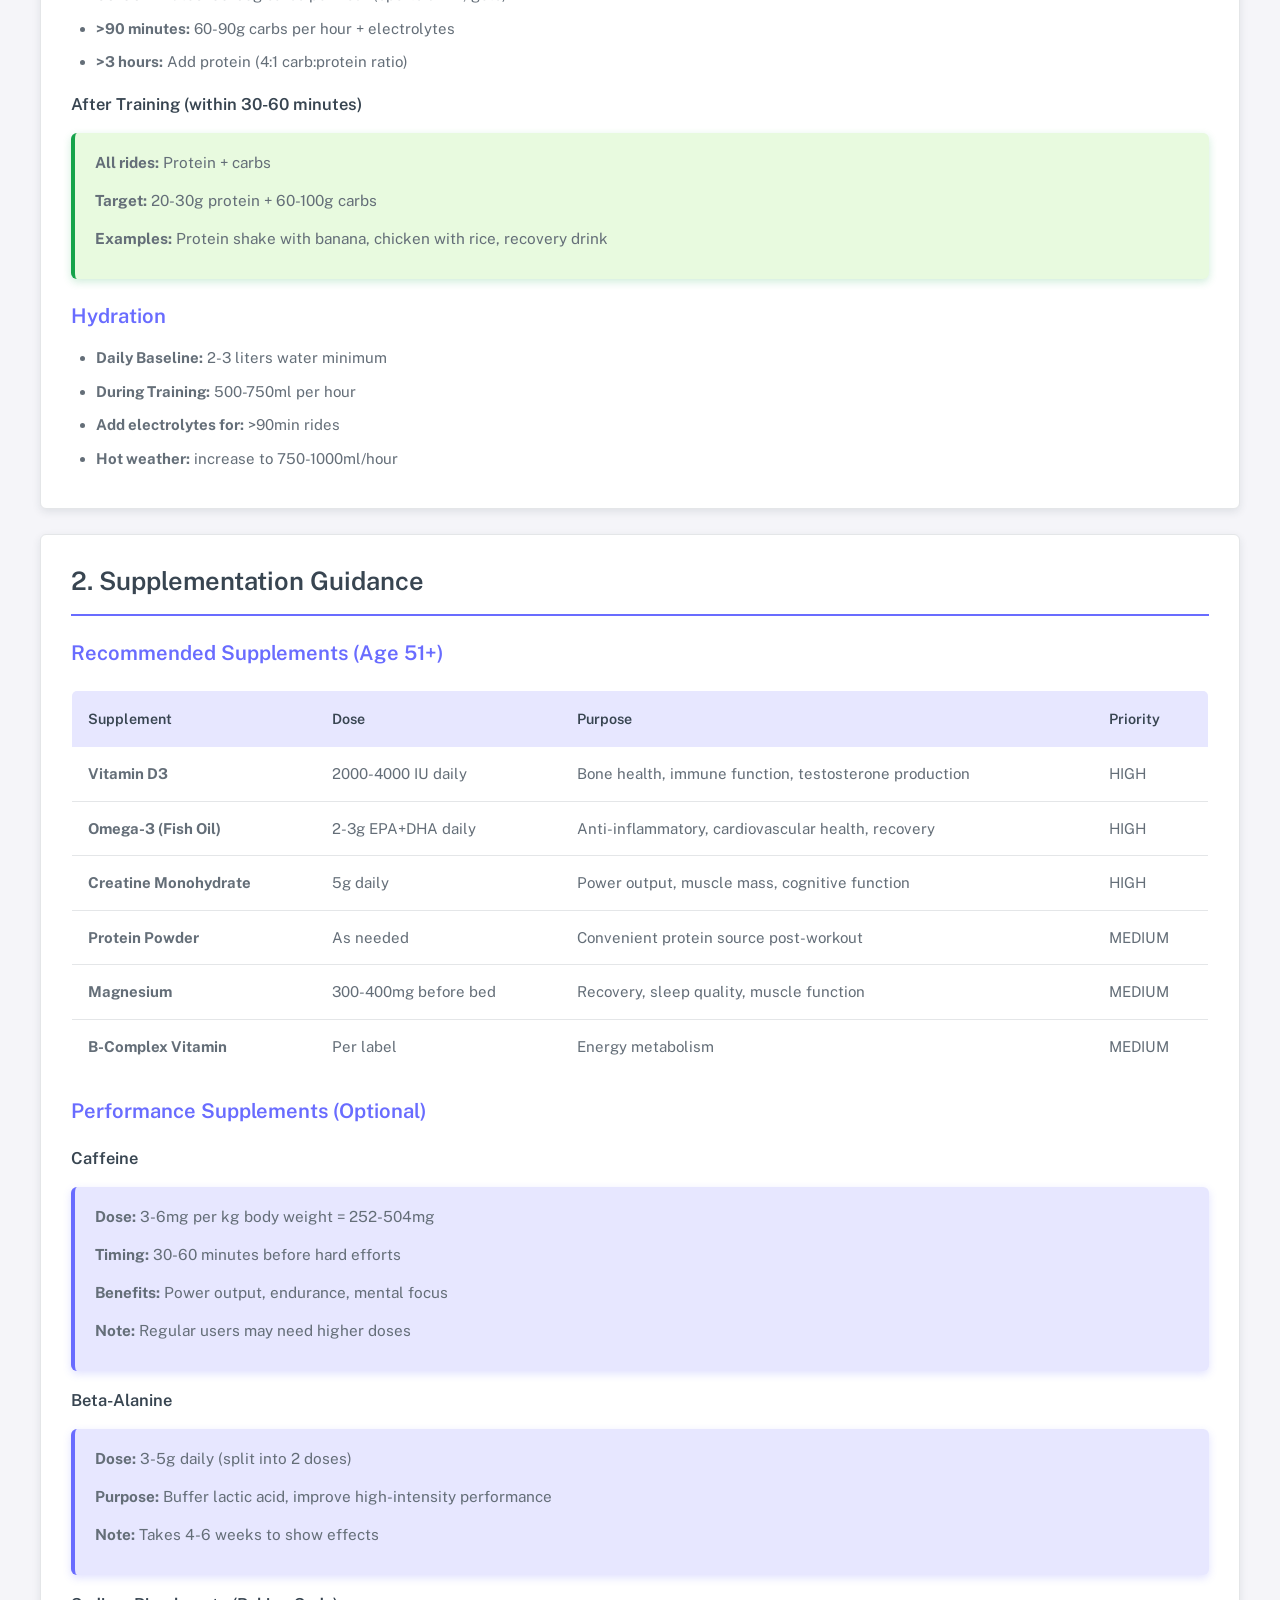
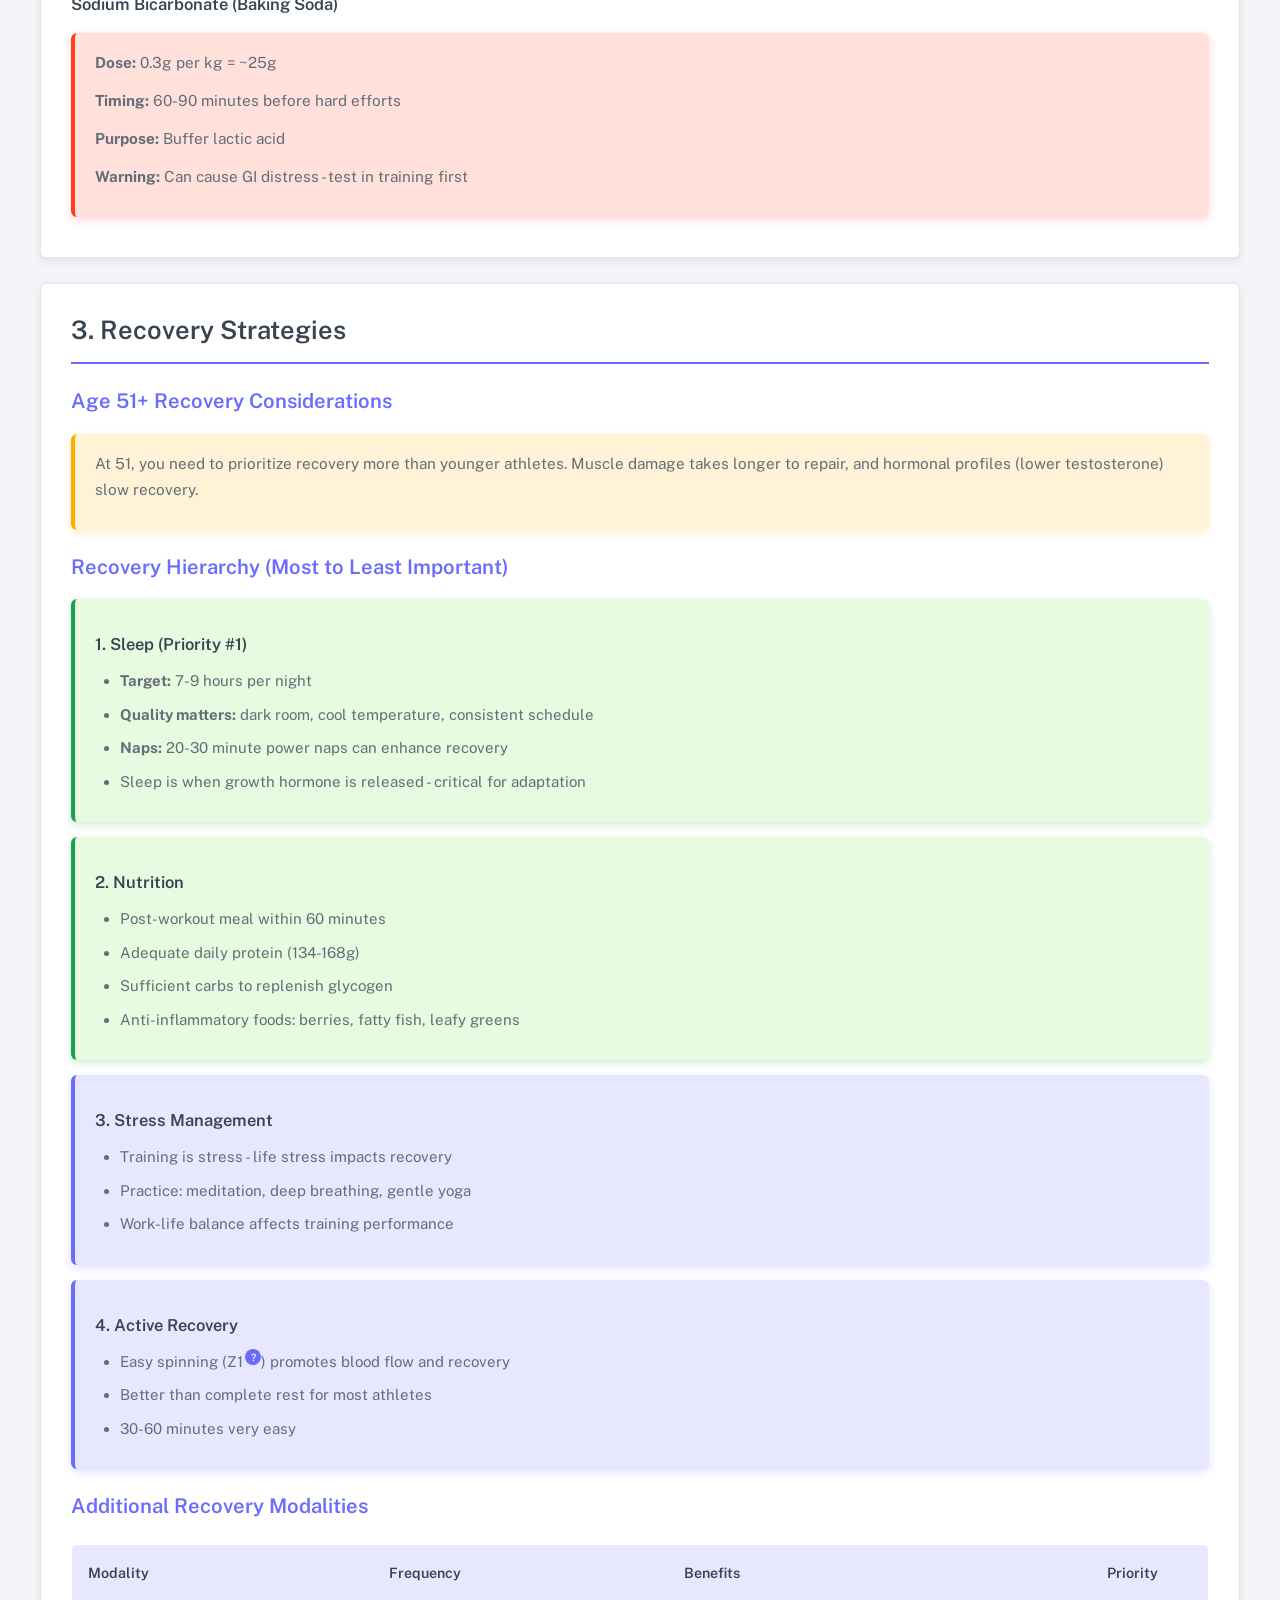
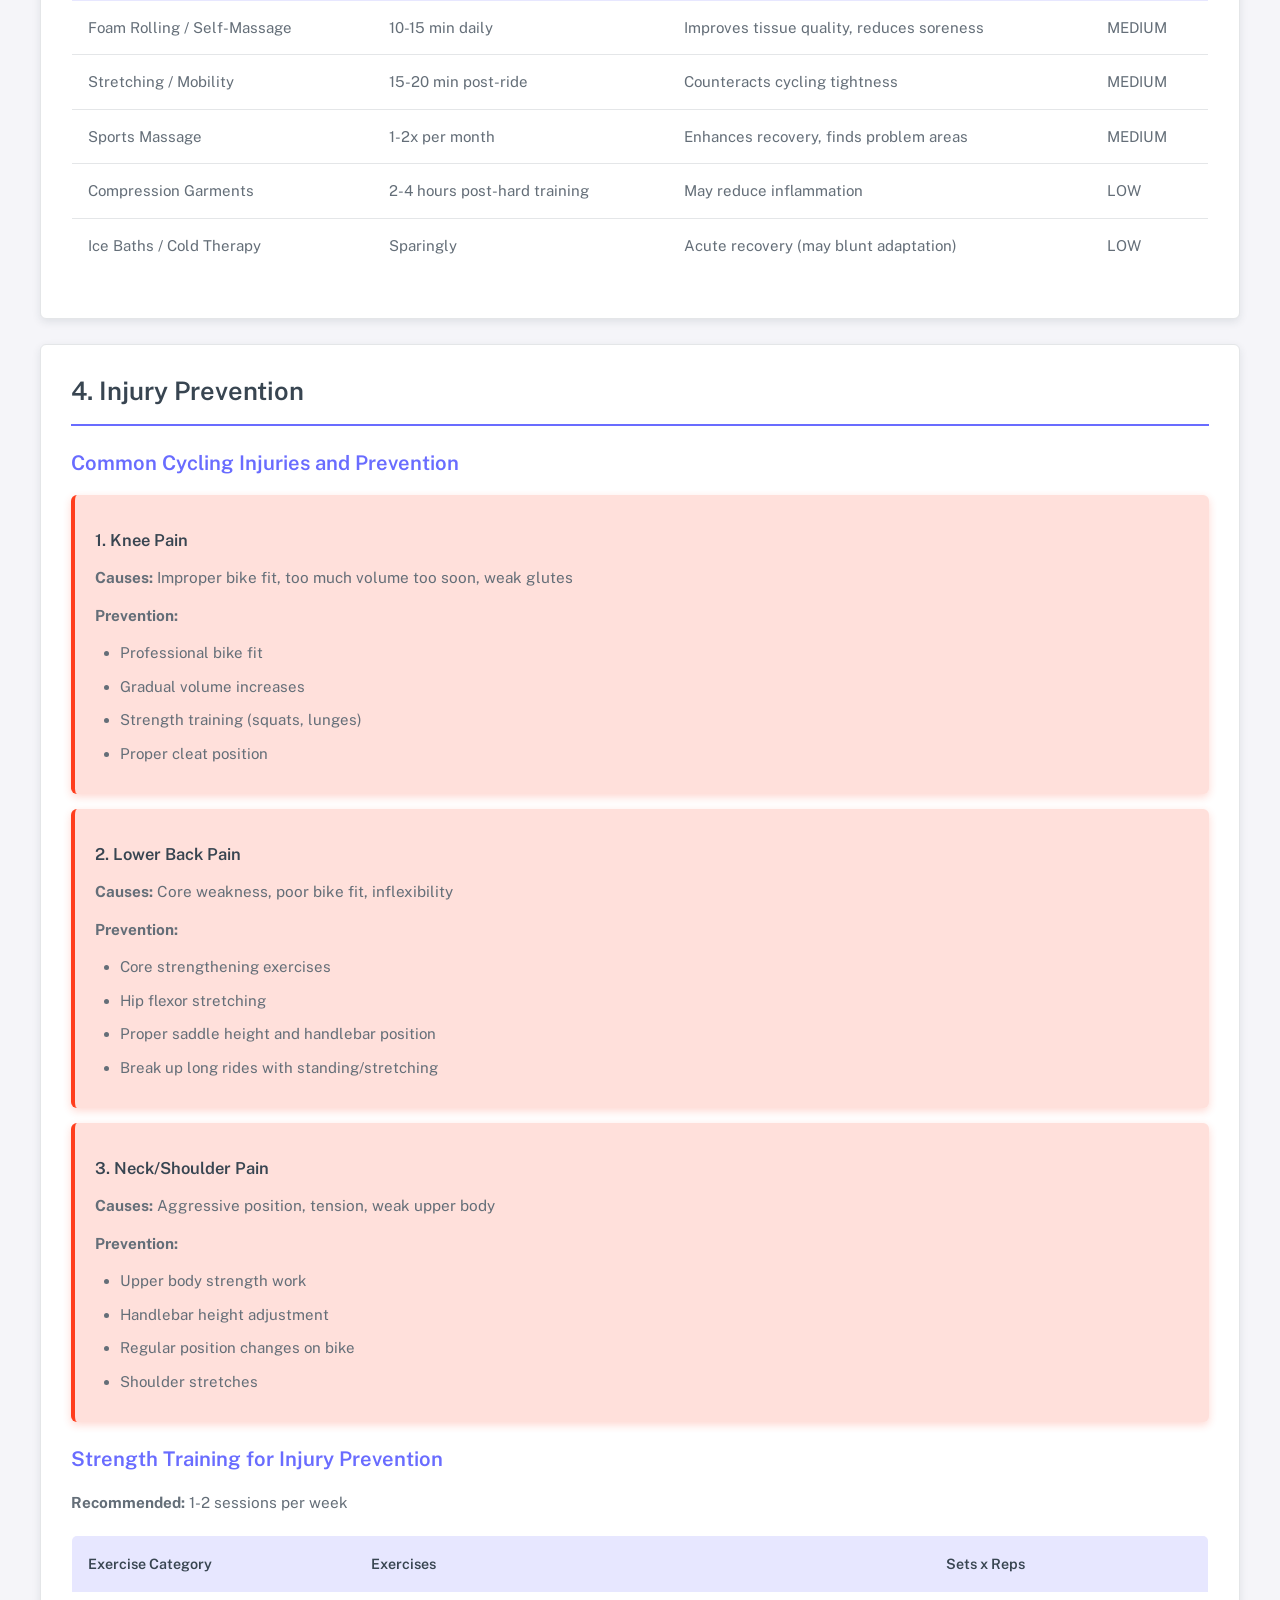
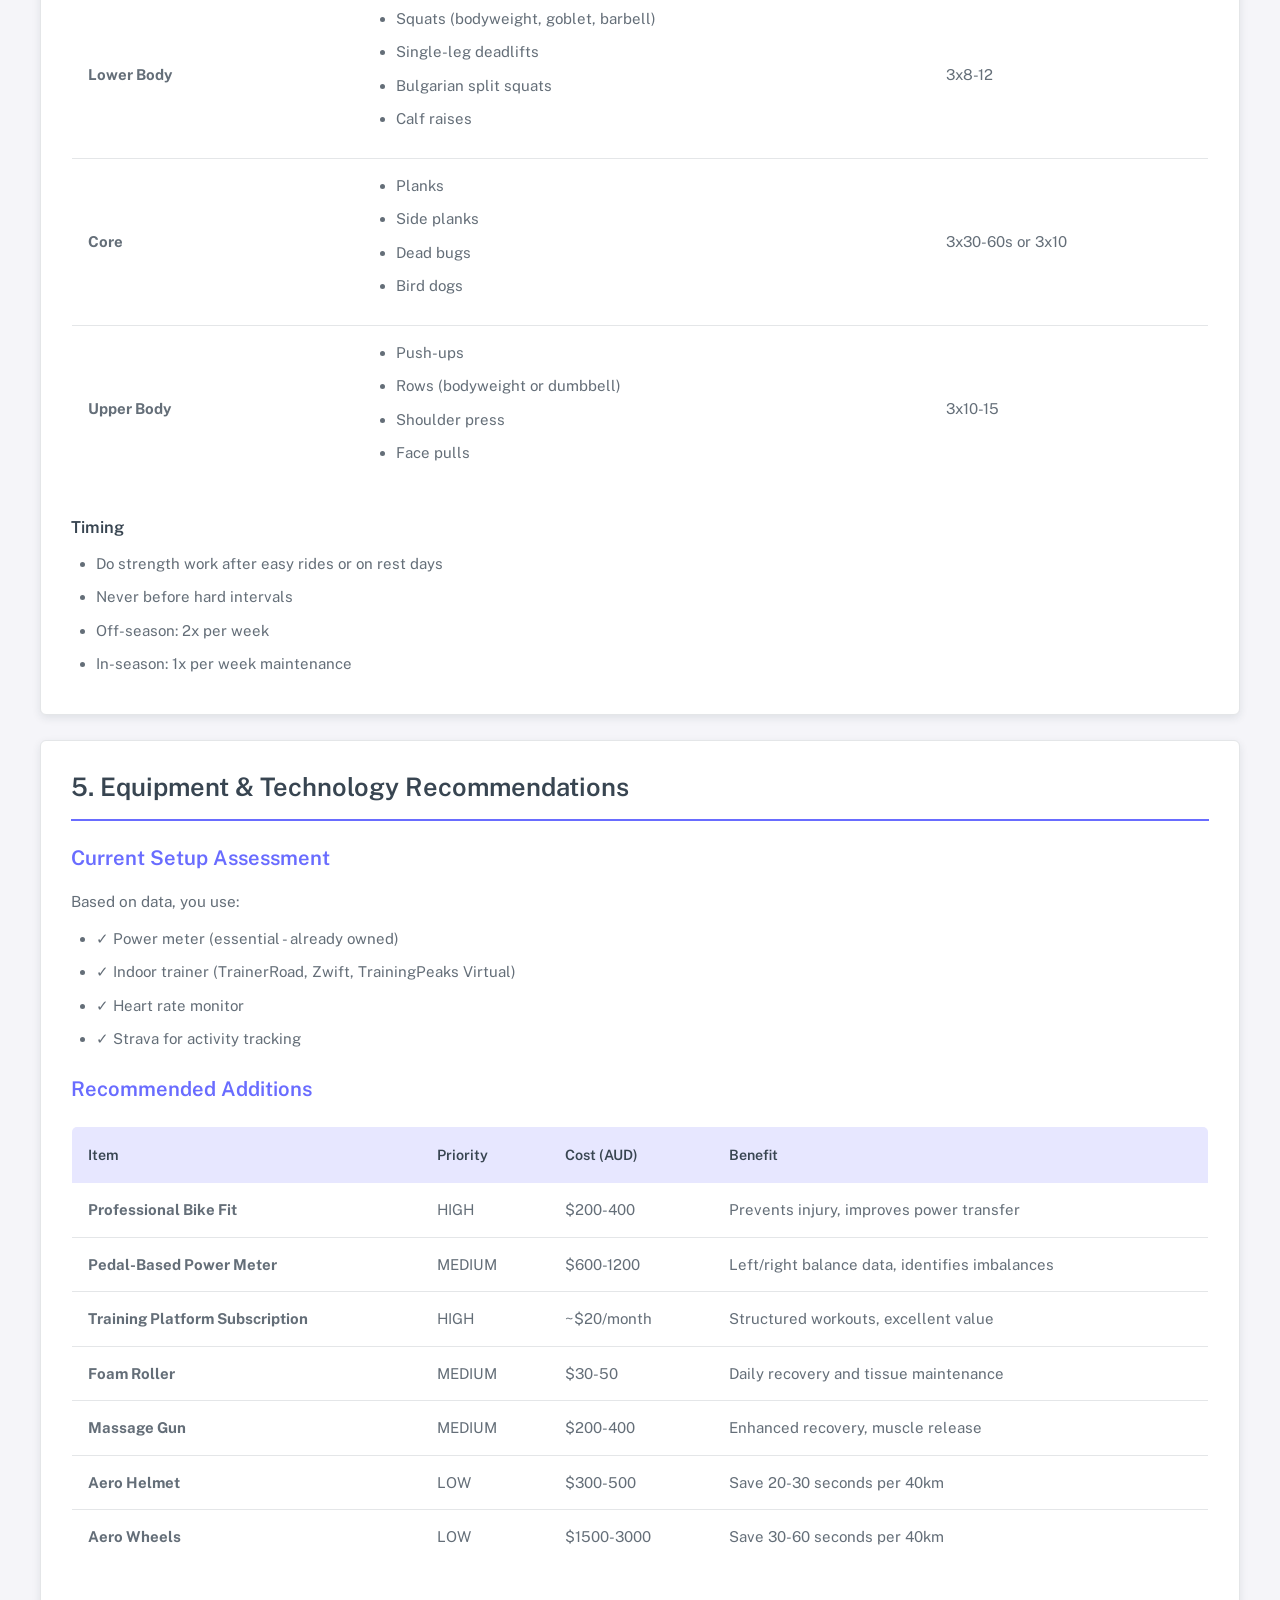
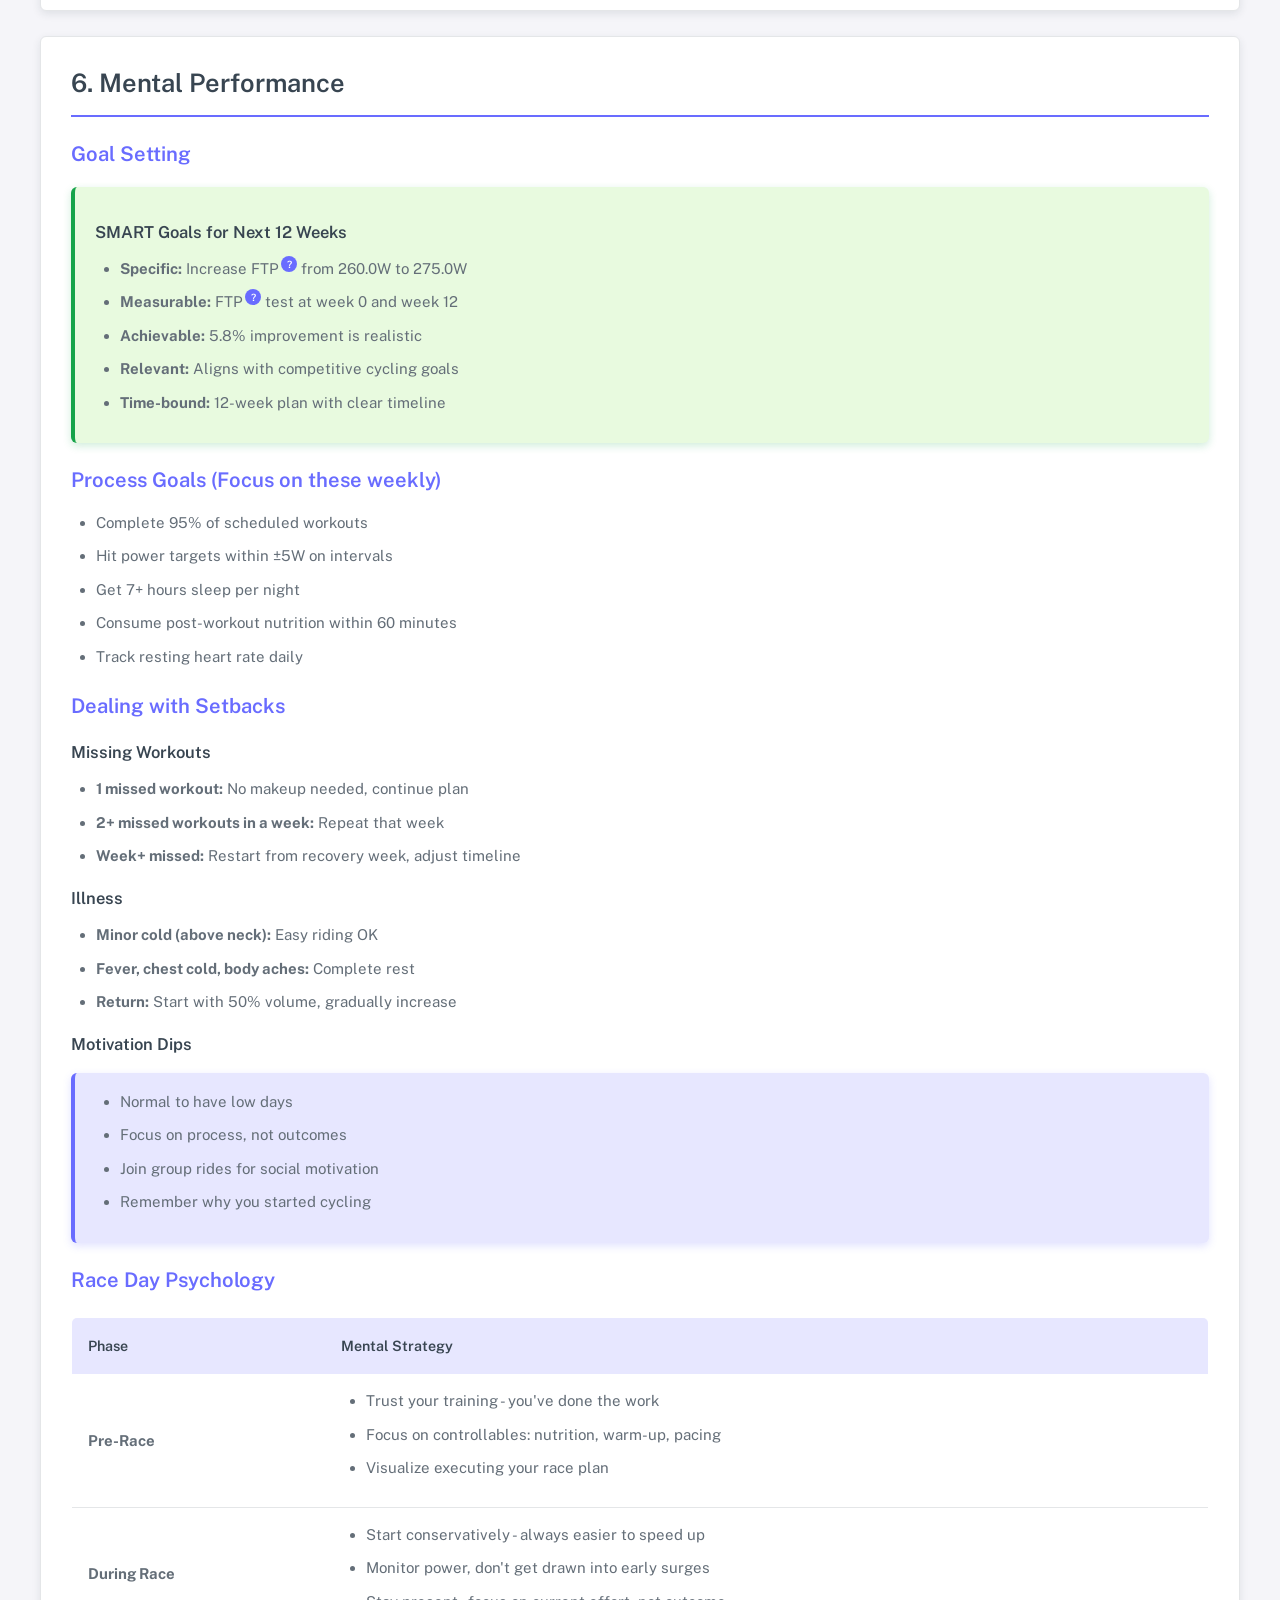
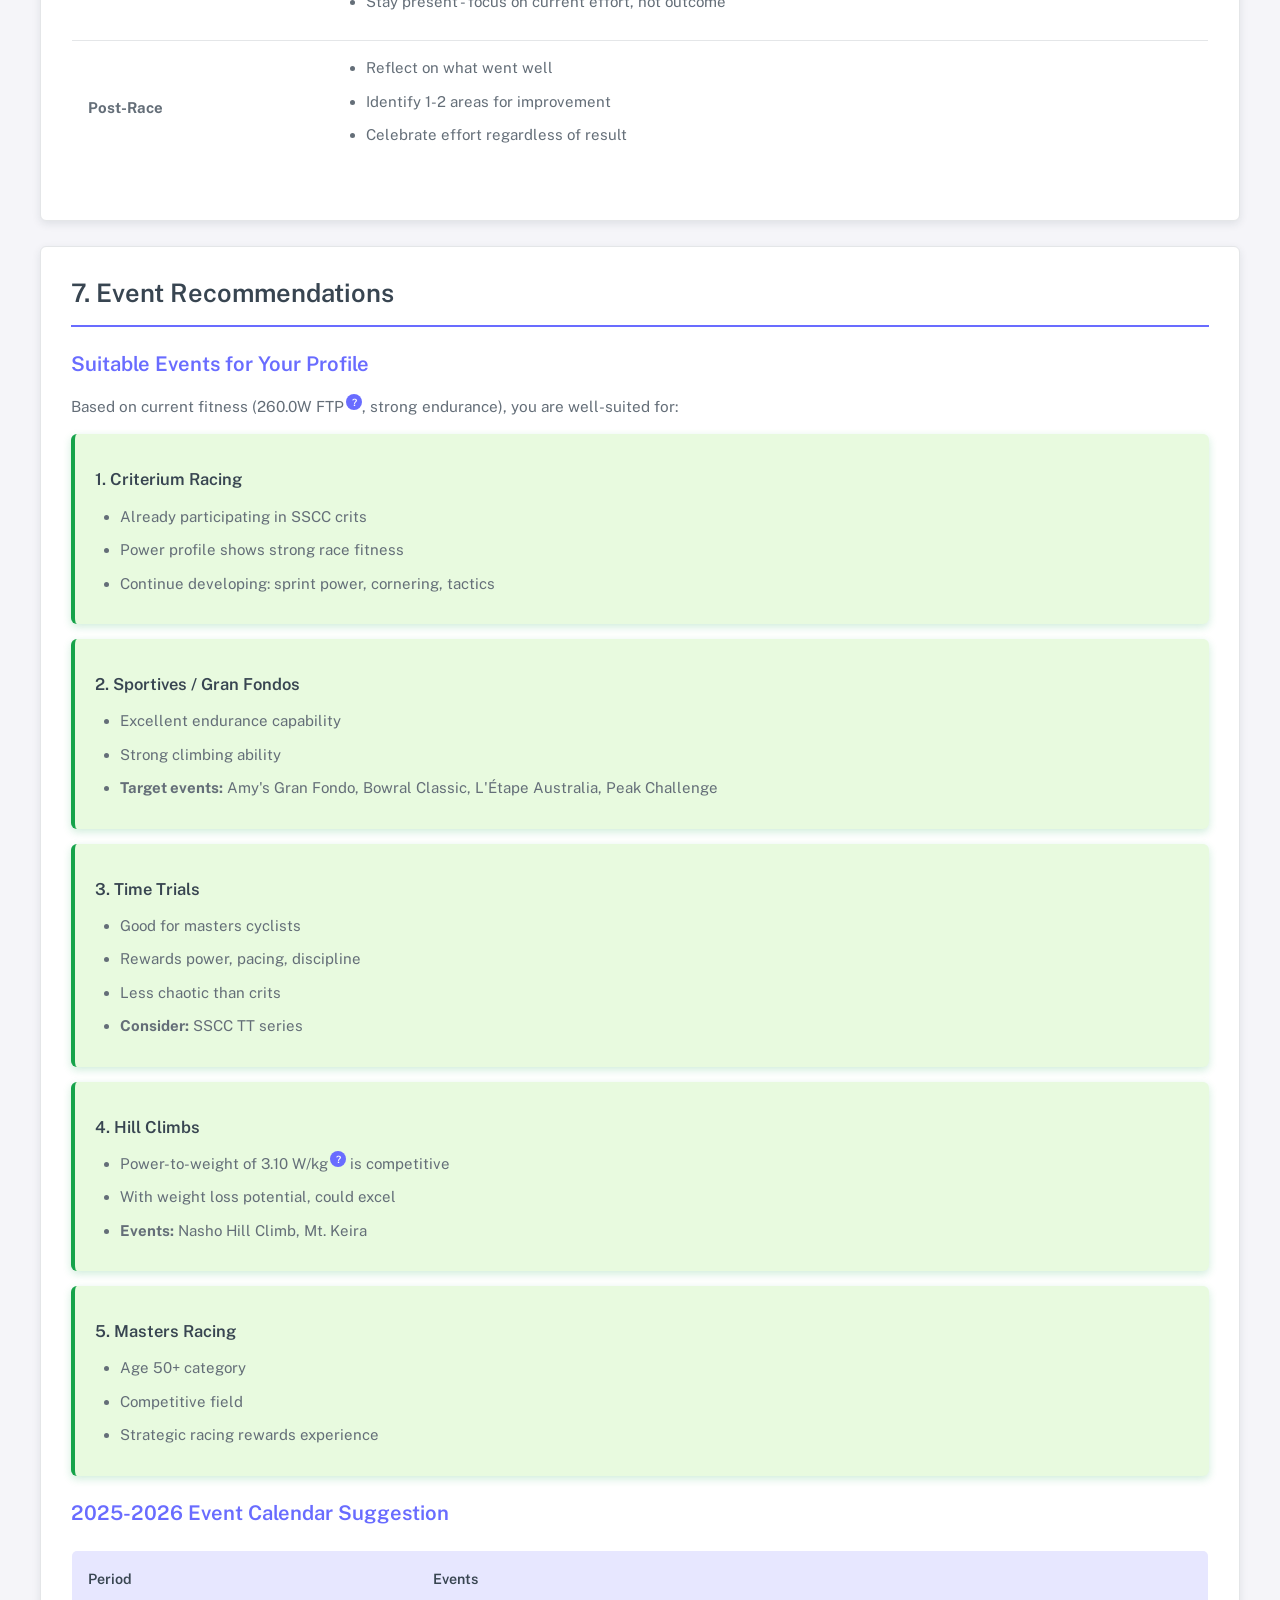
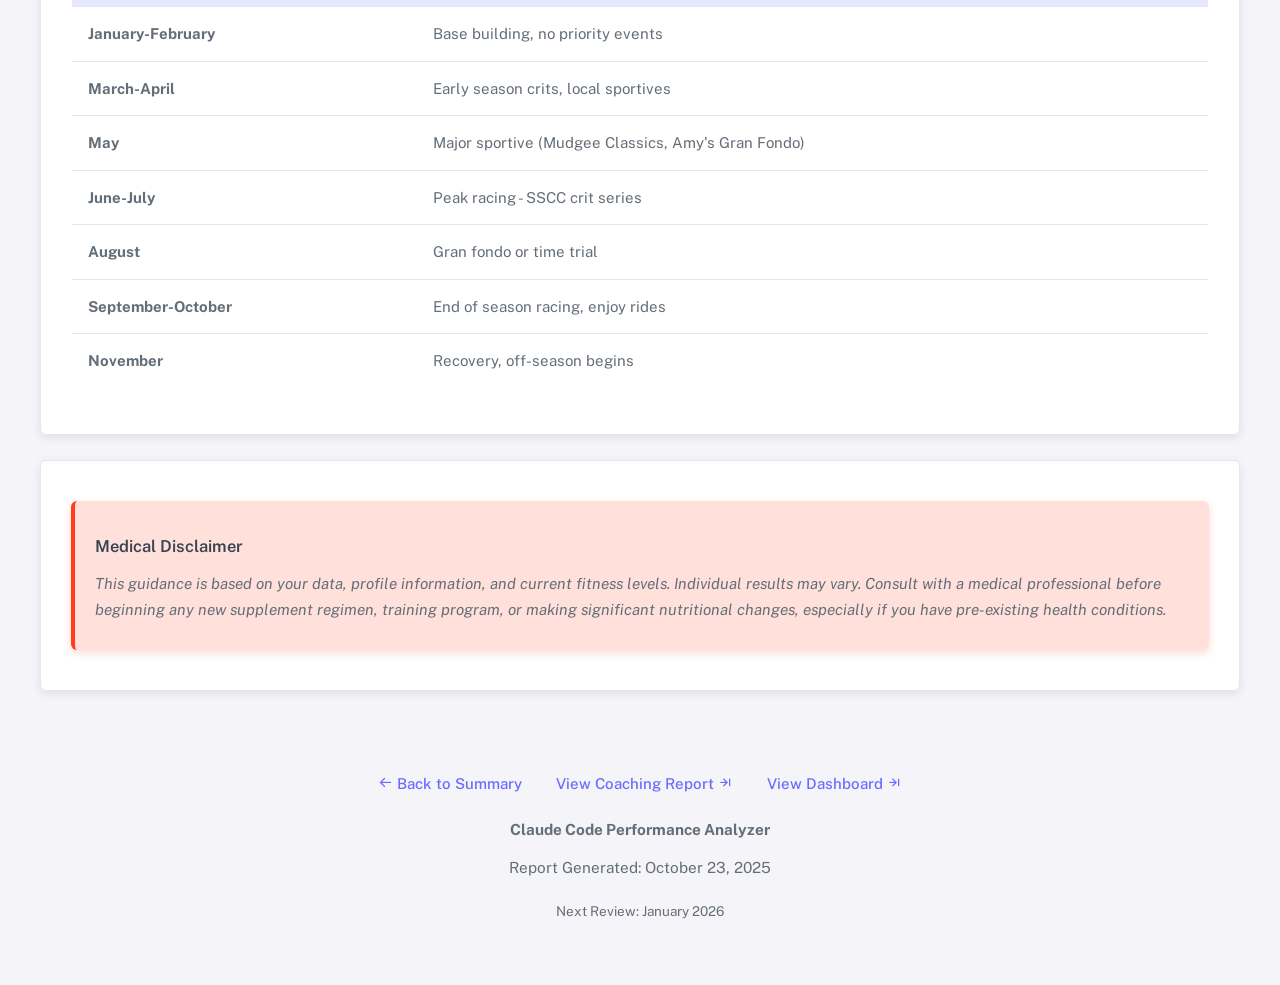
<file: athlete_guide.html>
<!DOCTYPE html>
<html lang="en">
<head>
    <meta charset="UTF-8">
    <meta name="viewport" content="width=device-width, initial-scale=1.0">
    <title>Eduardo TP Rodrigues - Athlete Guide</title>
    <link rel="preconnect" href="https://fonts.googleapis.com">
    <link rel="preconnect" href="https://fonts.gstatic.com" crossorigin>
    <link href="https://fonts.googleapis.com/css2?family=Public+Sans:ital,wght@0,300;0,400;0,500;0,600;0,700;1,300;1,400;1,500;1,600;1,700&display=swap" rel="stylesheet">
    <link href='https://unpkg.com/boxicons@2.1.4/css/boxicons.min.css' rel='stylesheet'>
    <link rel="stylesheet" href="shared-styles.css">
    <script src="glossary-tooltips.js"></script>
</head>
<body>
    <div class="container">
        <header>
            <h1><i class='bx bx-run'></i> Eduardo TP Rodrigues - Athlete Guide</h1>
            <div class="subtitle">Nutrition, Recovery, Equipment & Mental Performance</div>
            <div class="header-meta">Report Generated: October 23, 2025</div>
            <div class="header-meta">Prepared by: Claude Code Performance Analyzer</div>

            <div class="nav-links">
                <a href="index.html"><i class='bx bx-arrow-back'></i> Back to Summary</a>
                <a href="coaching_report.html">View Coaching Report <i class='bx bx-arrow-to-right'></i></a>
                <a href="performance_dashboard.html">View Dashboard <i class='bx bx-arrow-to-right'></i></a>
            </div>
        </header>

        <!-- Table of Contents -->
        <div class="toc">
            <h2><i class='bx bx-list-ul'></i> Table of Contents</h2>
            <ul>
                <li><a href="#nutrition">1. Nutrition Recommendations</a></li>
                <li><a href="#supplementation">2. Supplementation Guidance</a></li>
                <li><a href="#recovery">3. Recovery Strategies</a></li>
                <li><a href="#injury-prevention">4. Injury Prevention</a></li>
                <li><a href="#equipment">5. Equipment & Technology</a></li>
                <li><a href="#mental">6. Mental Performance</a></li>
                <li><a href="#events">7. Event Recommendations</a></li>
            </ul>
        </div>

        <!-- 1. Nutrition Recommendations -->
        <div class="section" id="nutrition">
            <h2>1. Nutrition Recommendations</h2>

            <h3>Daily Nutrition for 84.0kg Cyclist</h3>

            <div class="stat-grid">
                <div class="stat-card tertiary">
                    <div class="stat-value">420-588g</div>
                    <div class="stat-label">Carbs (g) - Training Days</div>
                </div>
                <div class="stat-card tertiary">
                    <div class="stat-value">252-420g</div>
                    <div class="stat-label">Carbs (g) - Rest Days</div>
                </div>
                <div class="stat-card tertiary">
                    <div class="stat-value">134-168g</div>
                    <div class="stat-label">Protein (g/day)</div>
                </div>
                <div class="stat-card tertiary">
                    <div class="stat-value">84g</div>
                    <div class="stat-label">Fats (g/day)</div>
                </div>
            </div>

            <h3>Macronutrient Breakdown</h3>
            <table>
                <thead>
                    <tr>
                        <th>Nutrient</th>
                        <th>Daily Target</th>
                        <th>Food Sources</th>
                        <th>Purpose</th>
                    </tr>
                </thead>
                <tbody>
                    <tr>
                        <td>Carbohydrates</td>
                        <td>420-588g (training) / 252-420g (rest)</td>
                        <td>Whole grains, fruits, vegetables, rice, pasta, potatoes</td>
                        <td>Primary fuel for training</td>
                    </tr>
                    <tr>
                        <td>Protein</td>
                        <td>134-168g</td>
                        <td>Lean meats, fish, eggs, dairy, legumes</td>
                        <td>Recovery and muscle maintenance</td>
                    </tr>
                    <tr>
                        <td>Fats</td>
                        <td>84g</td>
                        <td>Nuts, olive oil, avocado, fatty fish</td>
                        <td>Hormone health, inflammation control</td>
                    </tr>
                </tbody>
            </table>

            <h3>Workout Nutrition</h3>

            <h4>Before Training (1-2 hours before)</h4>
            <ul>
                <li><strong>Easy/Recovery Rides:</strong> Normal meal, no special fueling needed</li>
                <li><strong>Hard Intervals:</strong> 50-100g carbs (oatmeal, banana, toast)</li>
                <li><strong>Long Rides:</strong> 100-150g carbs + protein</li>
            </ul>

            <h4>During Training</h4>
            <ul>
                <li><strong>&lt;60 minutes:</strong> Water only</li>
                <li><strong>60-90 minutes:</strong> 30-60g carbs per hour (sports drink, gels)</li>
                <li><strong>&gt;90 minutes:</strong> 60-90g carbs per hour + electrolytes</li>
                <li><strong>&gt;3 hours:</strong> Add protein (4:1 carb:protein ratio)</li>
            </ul>

            <h4>After Training (within 30-60 minutes)</h4>
            <div class="success-box">
                <p><strong>All rides:</strong> Protein + carbs</p>
                <p><strong>Target:</strong> 20-30g protein + 60-100g carbs</p>
                <p><strong>Examples:</strong> Protein shake with banana, chicken with rice, recovery drink</p>
            </div>

            <h3>Hydration</h3>
            <ul>
                <li><strong>Daily Baseline:</strong> 2-3 liters water minimum</li>
                <li><strong>During Training:</strong> 500-750ml per hour</li>
                <li><strong>Add electrolytes for:</strong> &gt;90min rides</li>
                <li><strong>Hot weather:</strong> increase to 750-1000ml/hour</li>
            </ul>
        </div>

        <!-- 2. Supplementation Guidance -->
        <div class="section" id="supplementation">
            <h2>2. Supplementation Guidance</h2>

            <h3>Recommended Supplements (Age 51+)</h3>

            <table>
                <thead>
                    <tr>
                        <th>Supplement</th>
                        <th>Dose</th>
                        <th>Purpose</th>
                        <th>Priority</th>
                    </tr>
                </thead>
                <tbody>
                    <tr>
                        <td><strong>Vitamin D3</strong></td>
                        <td>2000-4000 IU daily</td>
                        <td>Bone health, immune function, testosterone production</td>
                        <td>HIGH</td>
                    </tr>
                    <tr>
                        <td><strong>Omega-3 (Fish Oil)</strong></td>
                        <td>2-3g EPA+DHA daily</td>
                        <td>Anti-inflammatory, cardiovascular health, recovery</td>
                        <td>HIGH</td>
                    </tr>
                    <tr>
                        <td><strong>Creatine Monohydrate</strong></td>
                        <td>5g daily</td>
                        <td>Power output, muscle mass, cognitive function</td>
                        <td>HIGH</td>
                    </tr>
                    <tr>
                        <td><strong>Protein Powder</strong></td>
                        <td>As needed</td>
                        <td>Convenient protein source post-workout</td>
                        <td>MEDIUM</td>
                    </tr>
                    <tr>
                        <td><strong>Magnesium</strong></td>
                        <td>300-400mg before bed</td>
                        <td>Recovery, sleep quality, muscle function</td>
                        <td>MEDIUM</td>
                    </tr>
                    <tr>
                        <td><strong>B-Complex Vitamin</strong></td>
                        <td>Per label</td>
                        <td>Energy metabolism</td>
                        <td>MEDIUM</td>
                    </tr>
                </tbody>
            </table>

            <h3>Performance Supplements (Optional)</h3>

            <h4>Caffeine</h4>
            <div class="info-box">
                <p><strong>Dose:</strong> 3-6mg per kg body weight = 252-504mg</p>
                <p><strong>Timing:</strong> 30-60 minutes before hard efforts</p>
                <p><strong>Benefits:</strong> Power output, endurance, mental focus</p>
                <p><strong>Note:</strong> Regular users may need higher doses</p>
            </div>

            <h4>Beta-Alanine</h4>
            <div class="info-box">
                <p><strong>Dose:</strong> 3-5g daily (split into 2 doses)</p>
                <p><strong>Purpose:</strong> Buffer lactic acid, improve high-intensity performance</p>
                <p><strong>Note:</strong> Takes 4-6 weeks to show effects</p>
            </div>

            <h4>Sodium Bicarbonate (Baking Soda)</h4>
            <div class="warning-box">
                <p><strong>Dose:</strong> 0.3g per kg = ~25g</p>
                <p><strong>Timing:</strong> 60-90 minutes before hard efforts</p>
                <p><strong>Purpose:</strong> Buffer lactic acid</p>
                <p><strong>Warning:</strong> Can cause GI distress - test in training first</p>
            </div>
        </div>

        <!-- 3. Recovery Strategies -->
        <div class="section" id="recovery">
            <h2>3. Recovery Strategies</h2>

            <h3>Age 51+ Recovery Considerations</h3>
            <div class="highlight-box">
                <p>At 51, you need to prioritize recovery more than younger athletes. Muscle damage takes longer to repair, and hormonal profiles (lower testosterone) slow recovery.</p>
            </div>

            <h3>Recovery Hierarchy (Most to Least Important)</h3>

            <div class="success-box">
                <h4>1. Sleep (Priority #1)</h4>
                <ul>
                    <li><strong>Target:</strong> 7-9 hours per night</li>
                    <li><strong>Quality matters:</strong> dark room, cool temperature, consistent schedule</li>
                    <li><strong>Naps:</strong> 20-30 minute power naps can enhance recovery</li>
                    <li>Sleep is when growth hormone is released - critical for adaptation</li>
                </ul>
            </div>

            <div class="success-box">
                <h4>2. Nutrition</h4>
                <ul>
                    <li>Post-workout meal within 60 minutes</li>
                    <li>Adequate daily protein (134-168g)</li>
                    <li>Sufficient carbs to replenish glycogen</li>
                    <li>Anti-inflammatory foods: berries, fatty fish, leafy greens</li>
                </ul>
            </div>

            <div class="info-box">
                <h4>3. Stress Management</h4>
                <ul>
                    <li>Training is stress - life stress impacts recovery</li>
                    <li>Practice: meditation, deep breathing, gentle yoga</li>
                    <li>Work-life balance affects training performance</li>
                </ul>
            </div>

            <div class="info-box">
                <h4>4. Active Recovery</h4>
                <ul>
                    <li>Easy spinning (Z1) promotes blood flow and recovery</li>
                    <li>Better than complete rest for most athletes</li>
                    <li>30-60 minutes very easy</li>
                </ul>
            </div>

            <h3>Additional Recovery Modalities</h3>
            <table>
                <thead>
                    <tr>
                        <th>Modality</th>
                        <th>Frequency</th>
                        <th>Benefits</th>
                        <th>Priority</th>
                    </tr>
                </thead>
                <tbody>
                    <tr>
                        <td>Foam Rolling / Self-Massage</td>
                        <td>10-15 min daily</td>
                        <td>Improves tissue quality, reduces soreness</td>
                        <td>MEDIUM</td>
                    </tr>
                    <tr>
                        <td>Stretching / Mobility</td>
                        <td>15-20 min post-ride</td>
                        <td>Counteracts cycling tightness</td>
                        <td>MEDIUM</td>
                    </tr>
                    <tr>
                        <td>Sports Massage</td>
                        <td>1-2x per month</td>
                        <td>Enhances recovery, finds problem areas</td>
                        <td>MEDIUM</td>
                    </tr>
                    <tr>
                        <td>Compression Garments</td>
                        <td>2-4 hours post-hard training</td>
                        <td>May reduce inflammation</td>
                        <td>LOW</td>
                    </tr>
                    <tr>
                        <td>Ice Baths / Cold Therapy</td>
                        <td>Sparingly</td>
                        <td>Acute recovery (may blunt adaptation)</td>
                        <td>LOW</td>
                    </tr>
                </tbody>
            </table>
        </div>

        <!-- 4. Injury Prevention -->
        <div class="section" id="injury-prevention">
            <h2>4. Injury Prevention</h2>

            <h3>Common Cycling Injuries and Prevention</h3>

            <div class="warning-box">
                <h4>1. Knee Pain</h4>
                <p><strong>Causes:</strong> Improper bike fit, too much volume too soon, weak glutes</p>
                <p><strong>Prevention:</strong></p>
                <ul>
                    <li>Professional bike fit</li>
                    <li>Gradual volume increases</li>
                    <li>Strength training (squats, lunges)</li>
                    <li>Proper cleat position</li>
                </ul>
            </div>

            <div class="warning-box">
                <h4>2. Lower Back Pain</h4>
                <p><strong>Causes:</strong> Core weakness, poor bike fit, inflexibility</p>
                <p><strong>Prevention:</strong></p>
                <ul>
                    <li>Core strengthening exercises</li>
                    <li>Hip flexor stretching</li>
                    <li>Proper saddle height and handlebar position</li>
                    <li>Break up long rides with standing/stretching</li>
                </ul>
            </div>

            <div class="warning-box">
                <h4>3. Neck/Shoulder Pain</h4>
                <p><strong>Causes:</strong> Aggressive position, tension, weak upper body</p>
                <p><strong>Prevention:</strong></p>
                <ul>
                    <li>Upper body strength work</li>
                    <li>Handlebar height adjustment</li>
                    <li>Regular position changes on bike</li>
                    <li>Shoulder stretches</li>
                </ul>
            </div>

            <h3>Strength Training for Injury Prevention</h3>
            <p><strong>Recommended:</strong> 1-2 sessions per week</p>

            <table>
                <thead>
                    <tr>
                        <th>Exercise Category</th>
                        <th>Exercises</th>
                        <th>Sets x Reps</th>
                    </tr>
                </thead>
                <tbody>
                    <tr>
                        <td><strong>Lower Body</strong></td>
                        <td>
                            <ul>
                                <li>Squats (bodyweight, goblet, barbell)</li>
                                <li>Single-leg deadlifts</li>
                                <li>Bulgarian split squats</li>
                                <li>Calf raises</li>
                            </ul>
                        </td>
                        <td>3x8-12</td>
                    </tr>
                    <tr>
                        <td><strong>Core</strong></td>
                        <td>
                            <ul>
                                <li>Planks</li>
                                <li>Side planks</li>
                                <li>Dead bugs</li>
                                <li>Bird dogs</li>
                            </ul>
                        </td>
                        <td>3x30-60s or 3x10</td>
                    </tr>
                    <tr>
                        <td><strong>Upper Body</strong></td>
                        <td>
                            <ul>
                                <li>Push-ups</li>
                                <li>Rows (bodyweight or dumbbell)</li>
                                <li>Shoulder press</li>
                                <li>Face pulls</li>
                            </ul>
                        </td>
                        <td>3x10-15</td>
                    </tr>
                </tbody>
            </table>

            <h4>Timing</h4>
            <ul>
                <li>Do strength work after easy rides or on rest days</li>
                <li>Never before hard intervals</li>
                <li>Off-season: 2x per week</li>
                <li>In-season: 1x per week maintenance</li>
            </ul>
        </div>

        <!-- 5. Equipment & Technology -->
        <div class="section" id="equipment">
            <h2>5. Equipment & Technology Recommendations</h2>

            <h3>Current Setup Assessment</h3>
            <p>Based on data, you use:</p>
            <ul>
                <li>✓ Power meter (essential - already owned)</li>
                <li>✓ Indoor trainer (TrainerRoad, Zwift, TrainingPeaks Virtual)</li>
                <li>✓ Heart rate monitor</li>
                <li>✓ Strava for activity tracking</li>
            </ul>

            <h3>Recommended Additions</h3>

            <table>
                <thead>
                    <tr>
                        <th>Item</th>
                        <th>Priority</th>
                        <th>Cost (AUD)</th>
                        <th>Benefit</th>
                    </tr>
                </thead>
                <tbody>
                    <tr>
                        <td><strong>Professional Bike Fit</strong></td>
                        <td>HIGH</td>
                        <td>$200-400</td>
                        <td>Prevents injury, improves power transfer</td>
                    </tr>
                    <tr>
                        <td><strong>Pedal-Based Power Meter</strong></td>
                        <td>MEDIUM</td>
                        <td>$600-1200</td>
                        <td>Left/right balance data, identifies imbalances</td>
                    </tr>
                    <tr>
                        <td><strong>Training Platform Subscription</strong></td>
                        <td>HIGH</td>
                        <td>~$20/month</td>
                        <td>Structured workouts, excellent value</td>
                    </tr>
                    <tr>
                        <td><strong>Foam Roller</strong></td>
                        <td>MEDIUM</td>
                        <td>$30-50</td>
                        <td>Daily recovery and tissue maintenance</td>
                    </tr>
                    <tr>
                        <td><strong>Massage Gun</strong></td>
                        <td>MEDIUM</td>
                        <td>$200-400</td>
                        <td>Enhanced recovery, muscle release</td>
                    </tr>
                    <tr>
                        <td><strong>Aero Helmet</strong></td>
                        <td>LOW</td>
                        <td>$300-500</td>
                        <td>Save 20-30 seconds per 40km</td>
                    </tr>
                    <tr>
                        <td><strong>Aero Wheels</strong></td>
                        <td>LOW</td>
                        <td>$1500-3000</td>
                        <td>Save 30-60 seconds per 40km</td>
                    </tr>
                </tbody>
            </table>
        </div>

        <!-- 6. Mental Performance -->
        <div class="section" id="mental">
            <h2>6. Mental Performance</h2>

            <h3>Goal Setting</h3>

            <div class="success-box">
                <h4>SMART Goals for Next 12 Weeks</h4>
                <ul>
                    <li><strong>Specific:</strong> Increase FTP from 260.0W to 275.0W</li>
                    <li><strong>Measurable:</strong> FTP test at week 0 and week 12</li>
                    <li><strong>Achievable:</strong> 5.8% improvement is realistic</li>
                    <li><strong>Relevant:</strong> Aligns with competitive cycling goals</li>
                    <li><strong>Time-bound:</strong> 12-week plan with clear timeline</li>
                </ul>
            </div>

            <h3>Process Goals (Focus on these weekly)</h3>
            <ul>
                <li>Complete 95% of scheduled workouts</li>
                <li>Hit power targets within ±5W on intervals</li>
                <li>Get 7+ hours sleep per night</li>
                <li>Consume post-workout nutrition within 60 minutes</li>
                <li>Track resting heart rate daily</li>
            </ul>

            <h3>Dealing with Setbacks</h3>

            <h4>Missing Workouts</h4>
            <ul>
                <li><strong>1 missed workout:</strong> No makeup needed, continue plan</li>
                <li><strong>2+ missed workouts in a week:</strong> Repeat that week</li>
                <li><strong>Week+ missed:</strong> Restart from recovery week, adjust timeline</li>
            </ul>

            <h4>Illness</h4>
            <ul>
                <li><strong>Minor cold (above neck):</strong> Easy riding OK</li>
                <li><strong>Fever, chest cold, body aches:</strong> Complete rest</li>
                <li><strong>Return:</strong> Start with 50% volume, gradually increase</li>
            </ul>

            <h4>Motivation Dips</h4>
            <div class="info-box">
                <ul>
                    <li>Normal to have low days</li>
                    <li>Focus on process, not outcomes</li>
                    <li>Join group rides for social motivation</li>
                    <li>Remember why you started cycling</li>
                </ul>
            </div>

            <h3>Race Day Psychology</h3>

            <table>
                <thead>
                    <tr>
                        <th>Phase</th>
                        <th>Mental Strategy</th>
                    </tr>
                </thead>
                <tbody>
                    <tr>
                        <td><strong>Pre-Race</strong></td>
                        <td>
                            <ul>
                                <li>Trust your training - you've done the work</li>
                                <li>Focus on controllables: nutrition, warm-up, pacing</li>
                                <li>Visualize executing your race plan</li>
                            </ul>
                        </td>
                    </tr>
                    <tr>
                        <td><strong>During Race</strong></td>
                        <td>
                            <ul>
                                <li>Start conservatively - always easier to speed up</li>
                                <li>Monitor power, don't get drawn into early surges</li>
                                <li>Stay present - focus on current effort, not outcome</li>
                            </ul>
                        </td>
                    </tr>
                    <tr>
                        <td><strong>Post-Race</strong></td>
                        <td>
                            <ul>
                                <li>Reflect on what went well</li>
                                <li>Identify 1-2 areas for improvement</li>
                                <li>Celebrate effort regardless of result</li>
                            </ul>
                        </td>
                    </tr>
                </tbody>
            </table>
        </div>

        <!-- 7. Event Recommendations -->
        <div class="section" id="events">
            <h2>7. Event Recommendations</h2>

            <h3>Suitable Events for Your Profile</h3>
            <p>Based on current fitness (260.0W FTP, strong endurance), you are well-suited for:</p>

            <div class="success-box">
                <h4>1. Criterium Racing</h4>
                <ul>
                    <li>Already participating in SSCC crits</li>
                    <li>Power profile shows strong race fitness</li>
                    <li>Continue developing: sprint power, cornering, tactics</li>
                </ul>
            </div>

            <div class="success-box">
                <h4>2. Sportives / Gran Fondos</h4>
                <ul>
                    <li>Excellent endurance capability</li>
                    <li>Strong climbing ability</li>
                    <li><strong>Target events:</strong> Amy's Gran Fondo, Bowral Classic, L'Étape Australia, Peak Challenge</li>
                </ul>
            </div>

            <div class="success-box">
                <h4>3. Time Trials</h4>
                <ul>
                    <li>Good for masters cyclists</li>
                    <li>Rewards power, pacing, discipline</li>
                    <li>Less chaotic than crits</li>
                    <li><strong>Consider:</strong> SSCC TT series</li>
                </ul>
            </div>

            <div class="success-box">
                <h4>4. Hill Climbs</h4>
                <ul>
                    <li>Power-to-weight of 3.10 W/kg is competitive</li>
                    <li>With weight loss potential, could excel</li>
                    <li><strong>Events:</strong> Nasho Hill Climb, Mt. Keira</li>
                </ul>
            </div>

            <div class="success-box">
                <h4>5. Masters Racing</h4>
                <ul>
                    <li>Age 50+ category</li>
                    <li>Competitive field</li>
                    <li>Strategic racing rewards experience</li>
                </ul>
            </div>

            <h3>2025-2026 Event Calendar Suggestion</h3>
            <table>
                <thead>
                    <tr>
                        <th>Period</th>
                        <th>Events</th>
                    </tr>
                </thead>
                <tbody>
                    <tr>
                        <td><strong>January-February</strong></td>
                        <td>Base building, no priority events</td>
                    </tr>
                    <tr>
                        <td><strong>March-April</strong></td>
                        <td>Early season crits, local sportives</td>
                    </tr>
                    <tr>
                        <td><strong>May</strong></td>
                        <td>Major sportive (Mudgee Classics, Amy's Gran Fondo)</td>
                    </tr>
                    <tr>
                        <td><strong>June-July</strong></td>
                        <td>Peak racing - SSCC crit series</td>
                    </tr>
                    <tr>
                        <td><strong>August</strong></td>
                        <td>Gran fondo or time trial</td>
                    </tr>
                    <tr>
                        <td><strong>September-October</strong></td>
                        <td>End of season racing, enjoy rides</td>
                    </tr>
                    <tr>
                        <td><strong>November</strong></td>
                        <td>Recovery, off-season begins</td>
                    </tr>
                </tbody>
            </table>
        </div>

        <!-- Medical Disclaimer -->
        <div class="section">
            <div class="warning-box">
                <h4>Medical Disclaimer</h4>
                <p><em>This guidance is based on your data, profile information, and current fitness levels. Individual results may vary. Consult with a medical professional before beginning any new supplement regimen, training program, or making significant nutritional changes, especially if you have pre-existing health conditions.</em></p>
            </div>
        </div>

        <!-- Footer -->
        <footer>
            <div style="margin-bottom: 20px;">
                <a href="index.html" style="color: #696cff; text-decoration: none; margin: 0 15px; font-weight: 500;"><i class='bx bx-arrow-back'></i> Back to Summary</a>
                <a href="coaching_report.html" style="color: #696cff; text-decoration: none; margin: 0 15px; font-weight: 500;">View Coaching Report <i class='bx bx-arrow-to-right'></i></a>
                <a href="performance_dashboard.html" style="color: #696cff; text-decoration: none; margin: 0 15px; font-weight: 500;">View Dashboard <i class='bx bx-arrow-to-right'></i></a>
            </div>
            <p><strong>Claude Code Performance Analyzer</strong></p>
            <p>Report Generated: October 23, 2025</p>
            <p style="margin-top: 20px; font-size: 0.9em;">Next Review: January 2026</p>
        </footer>
    </div>
</body>
</html>
</file>
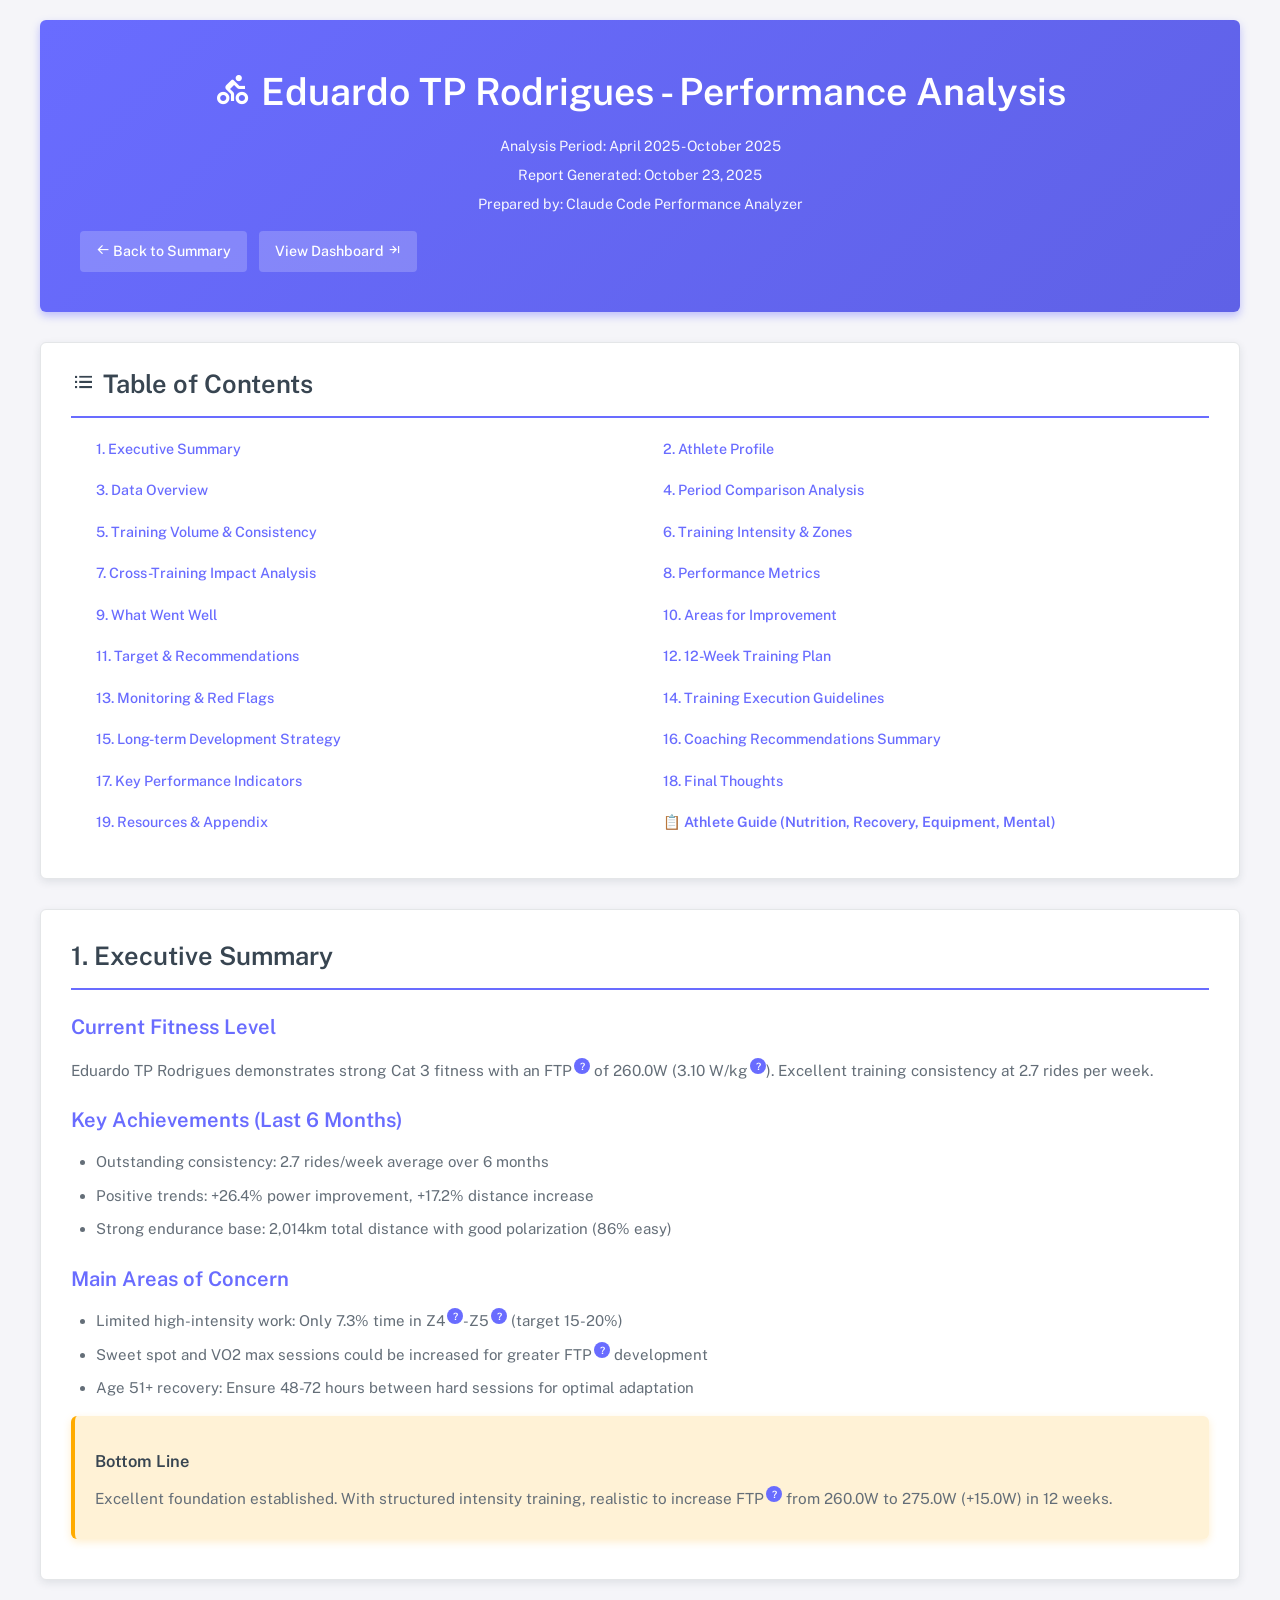
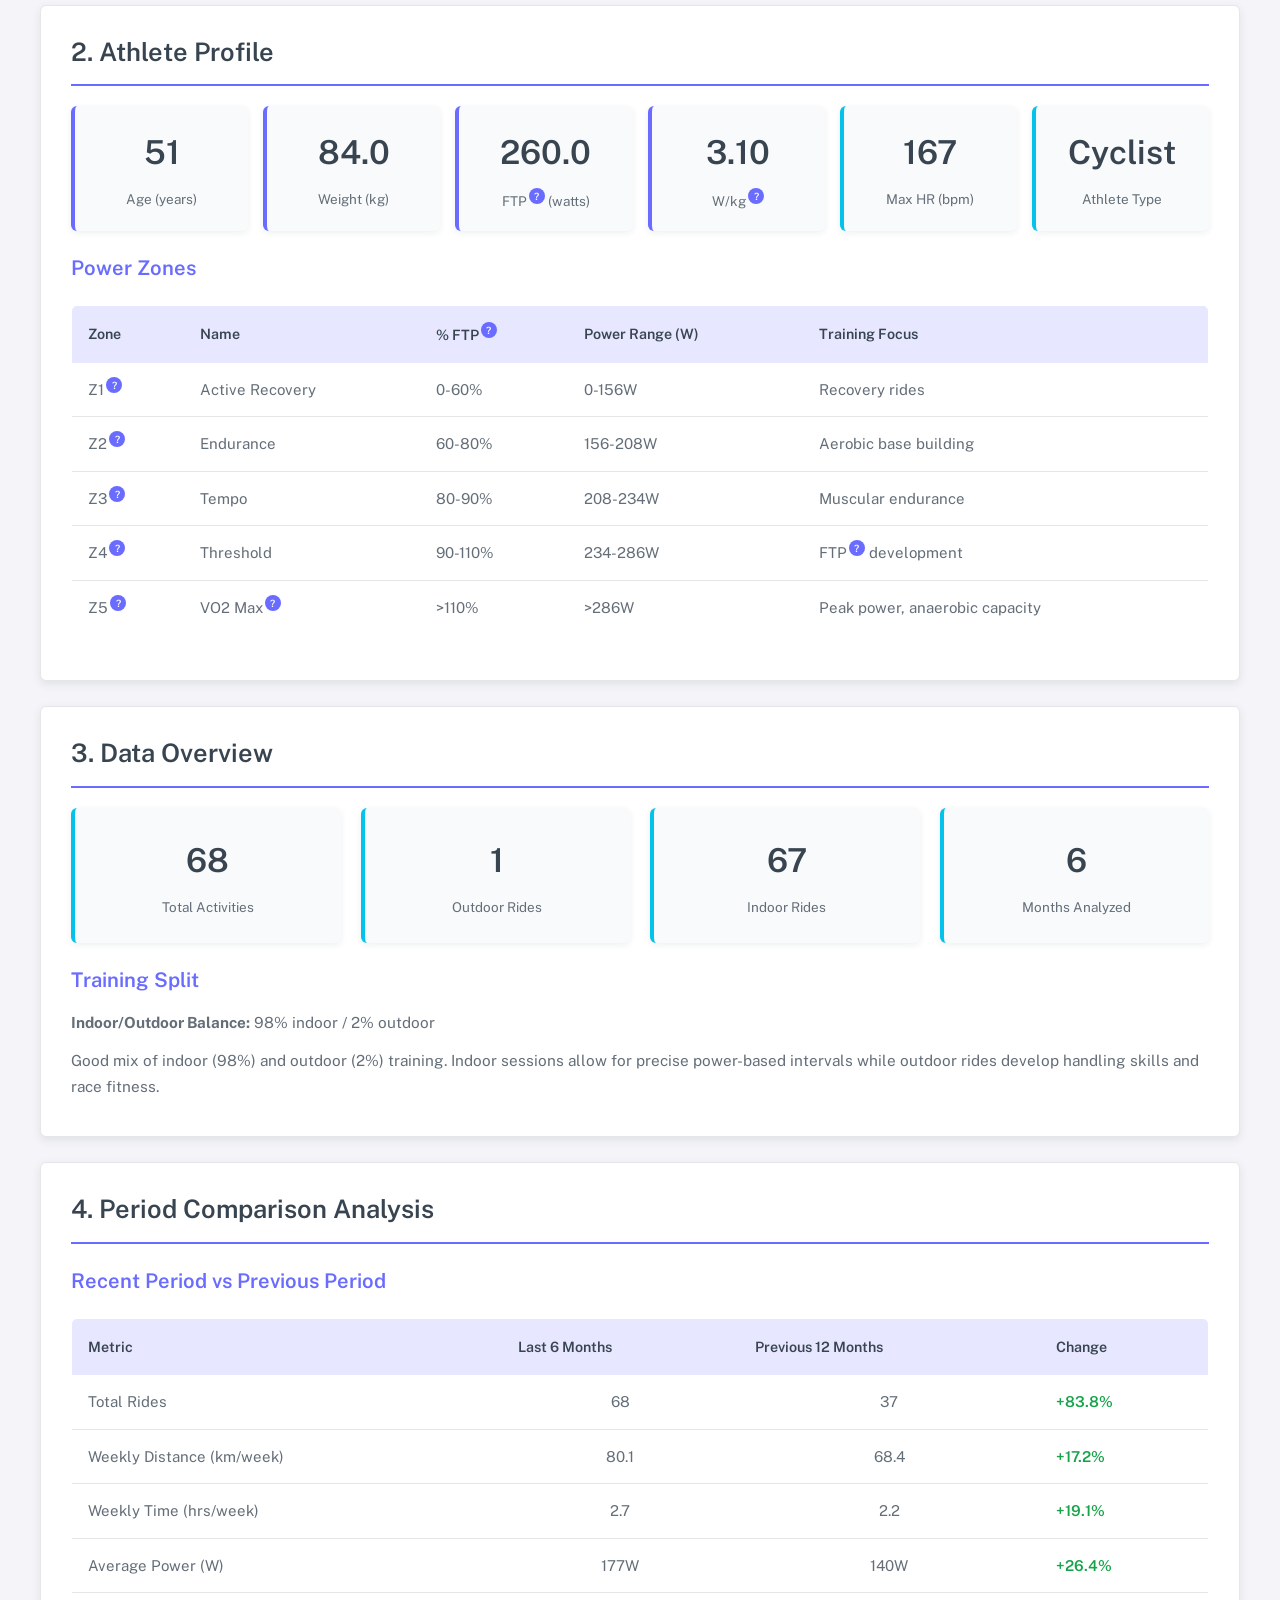
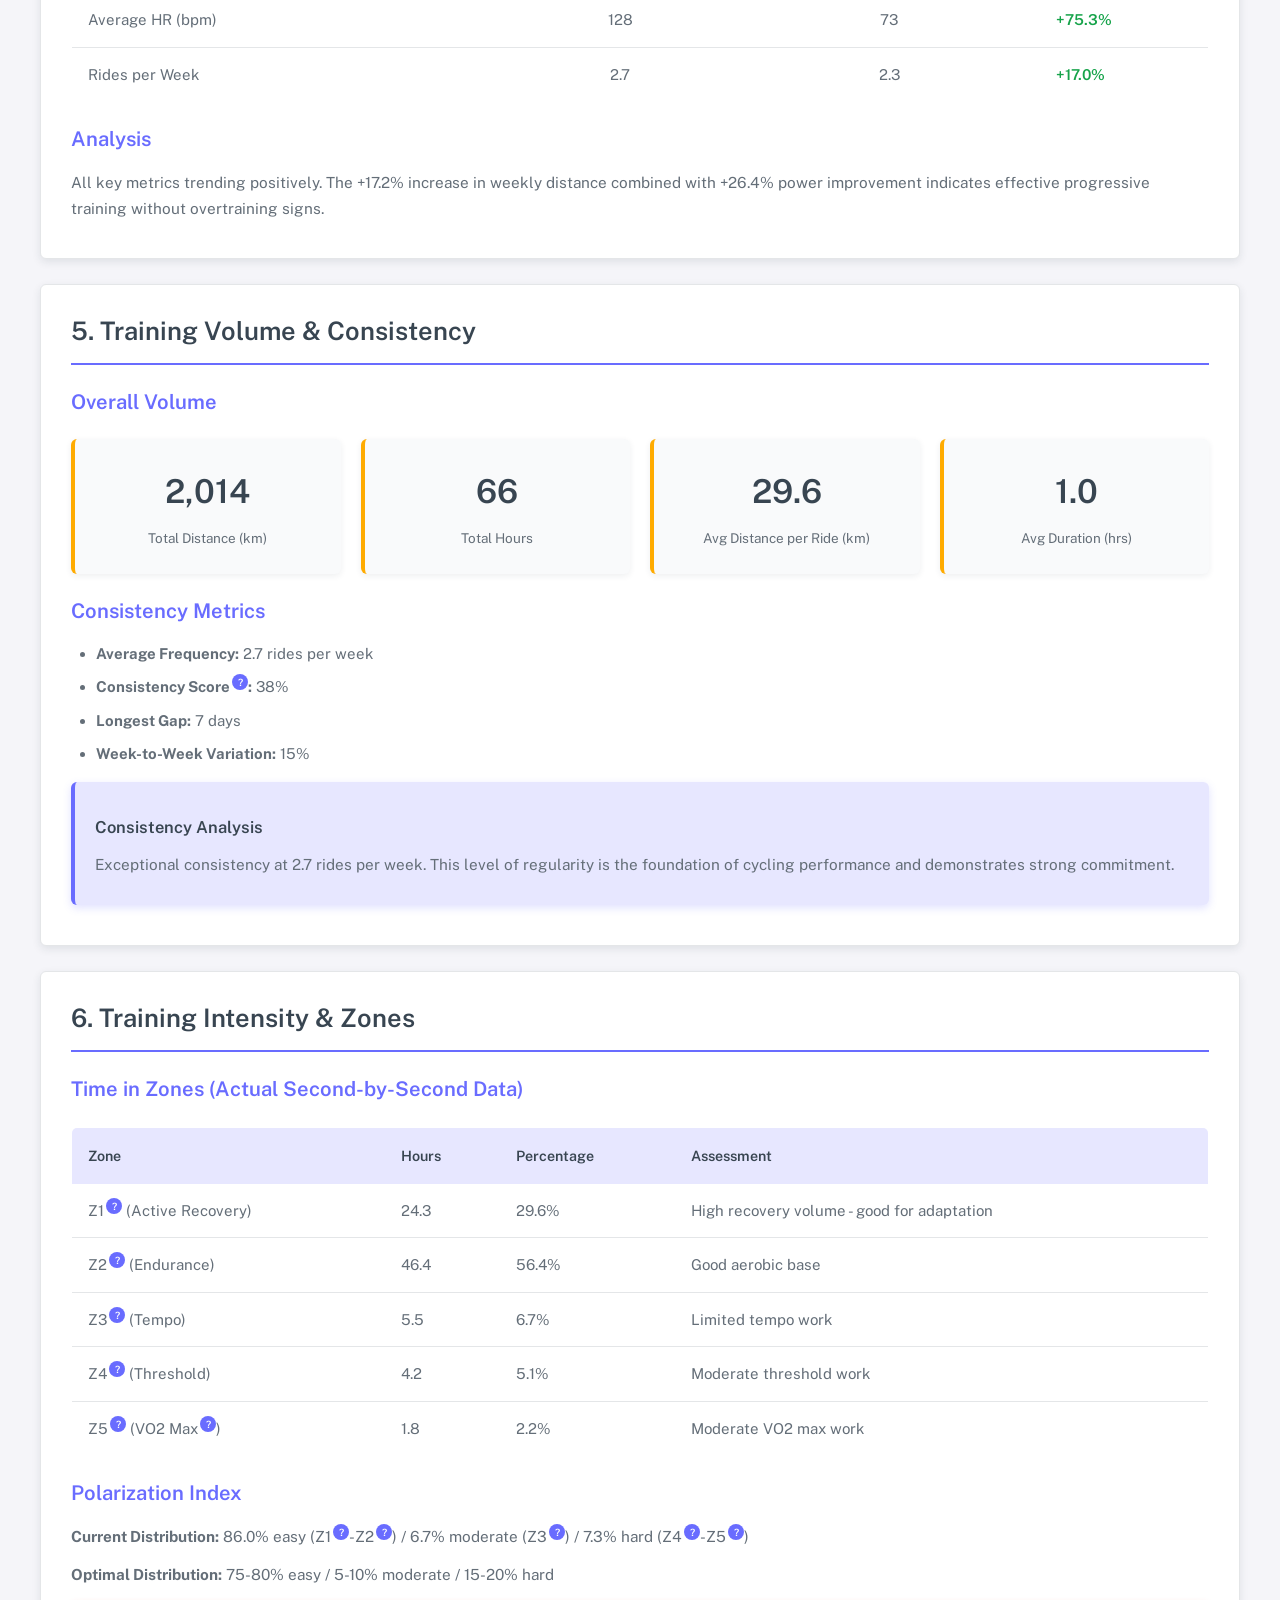
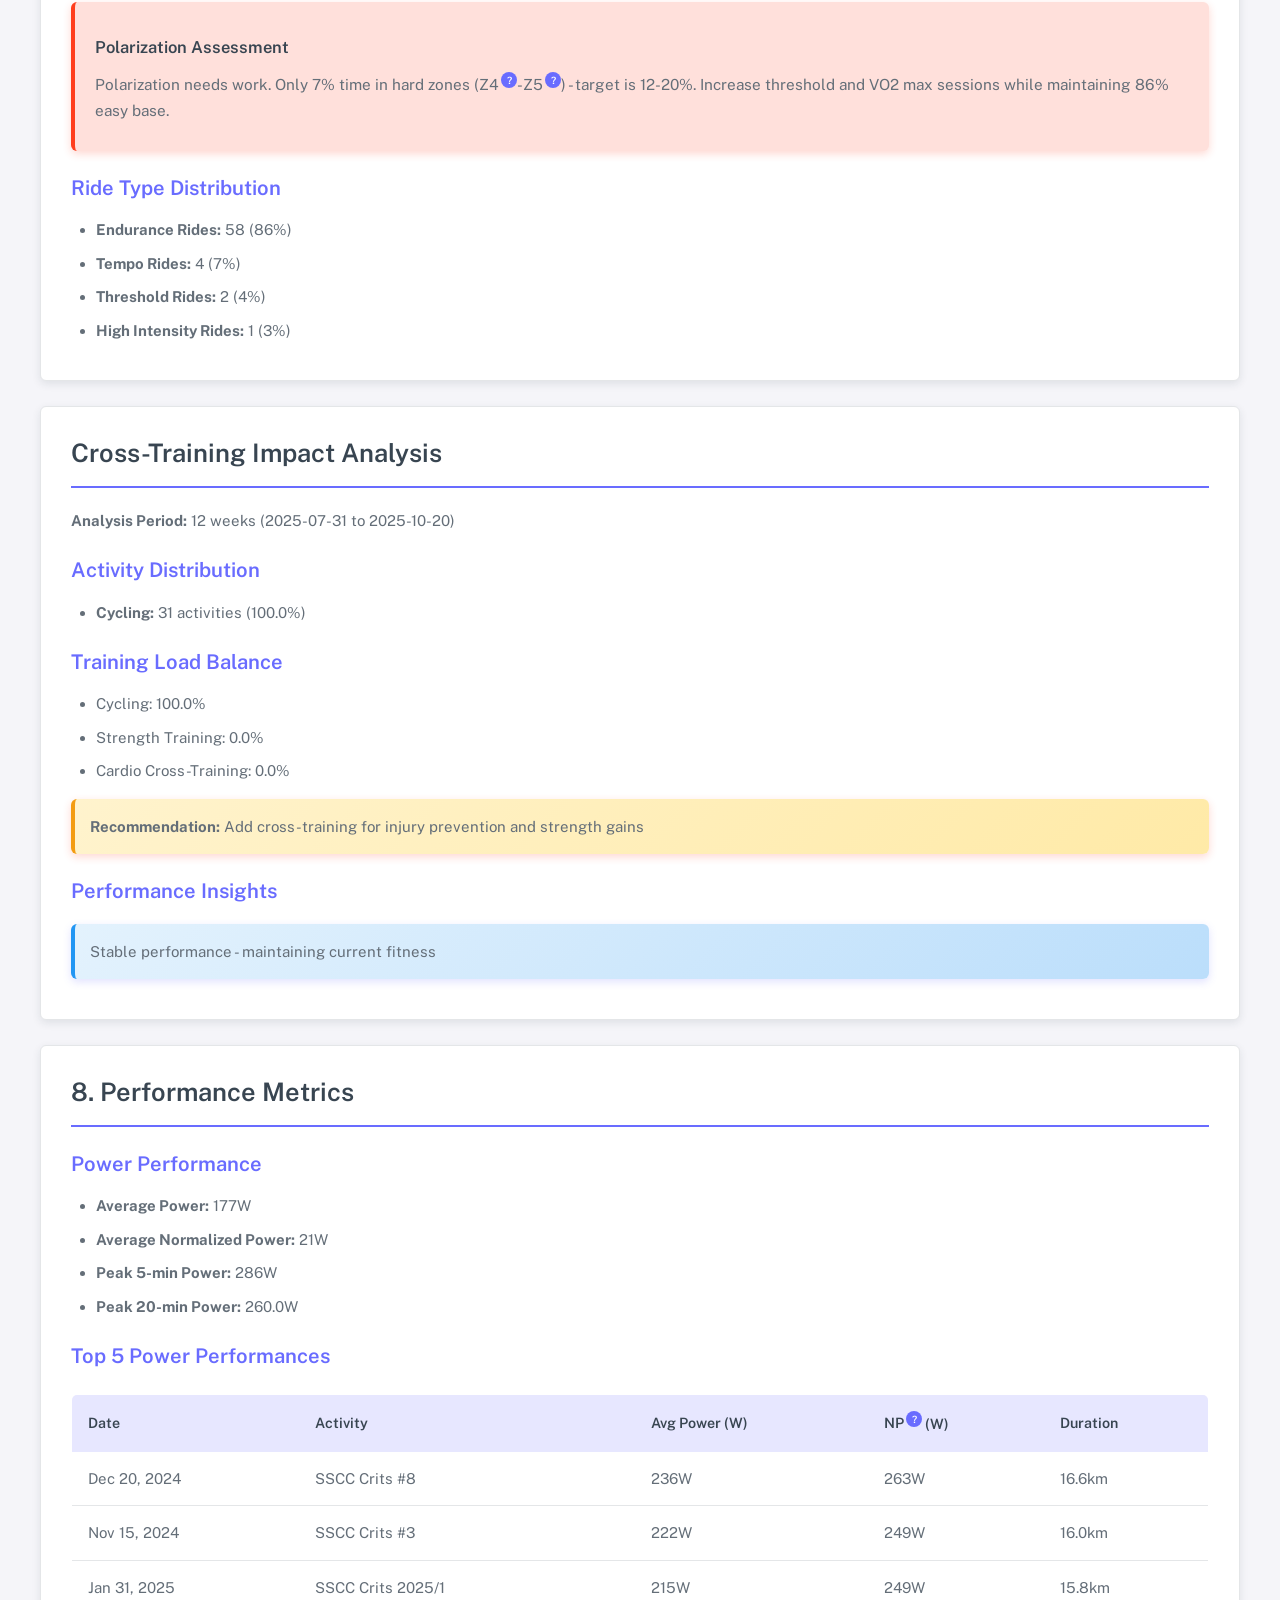
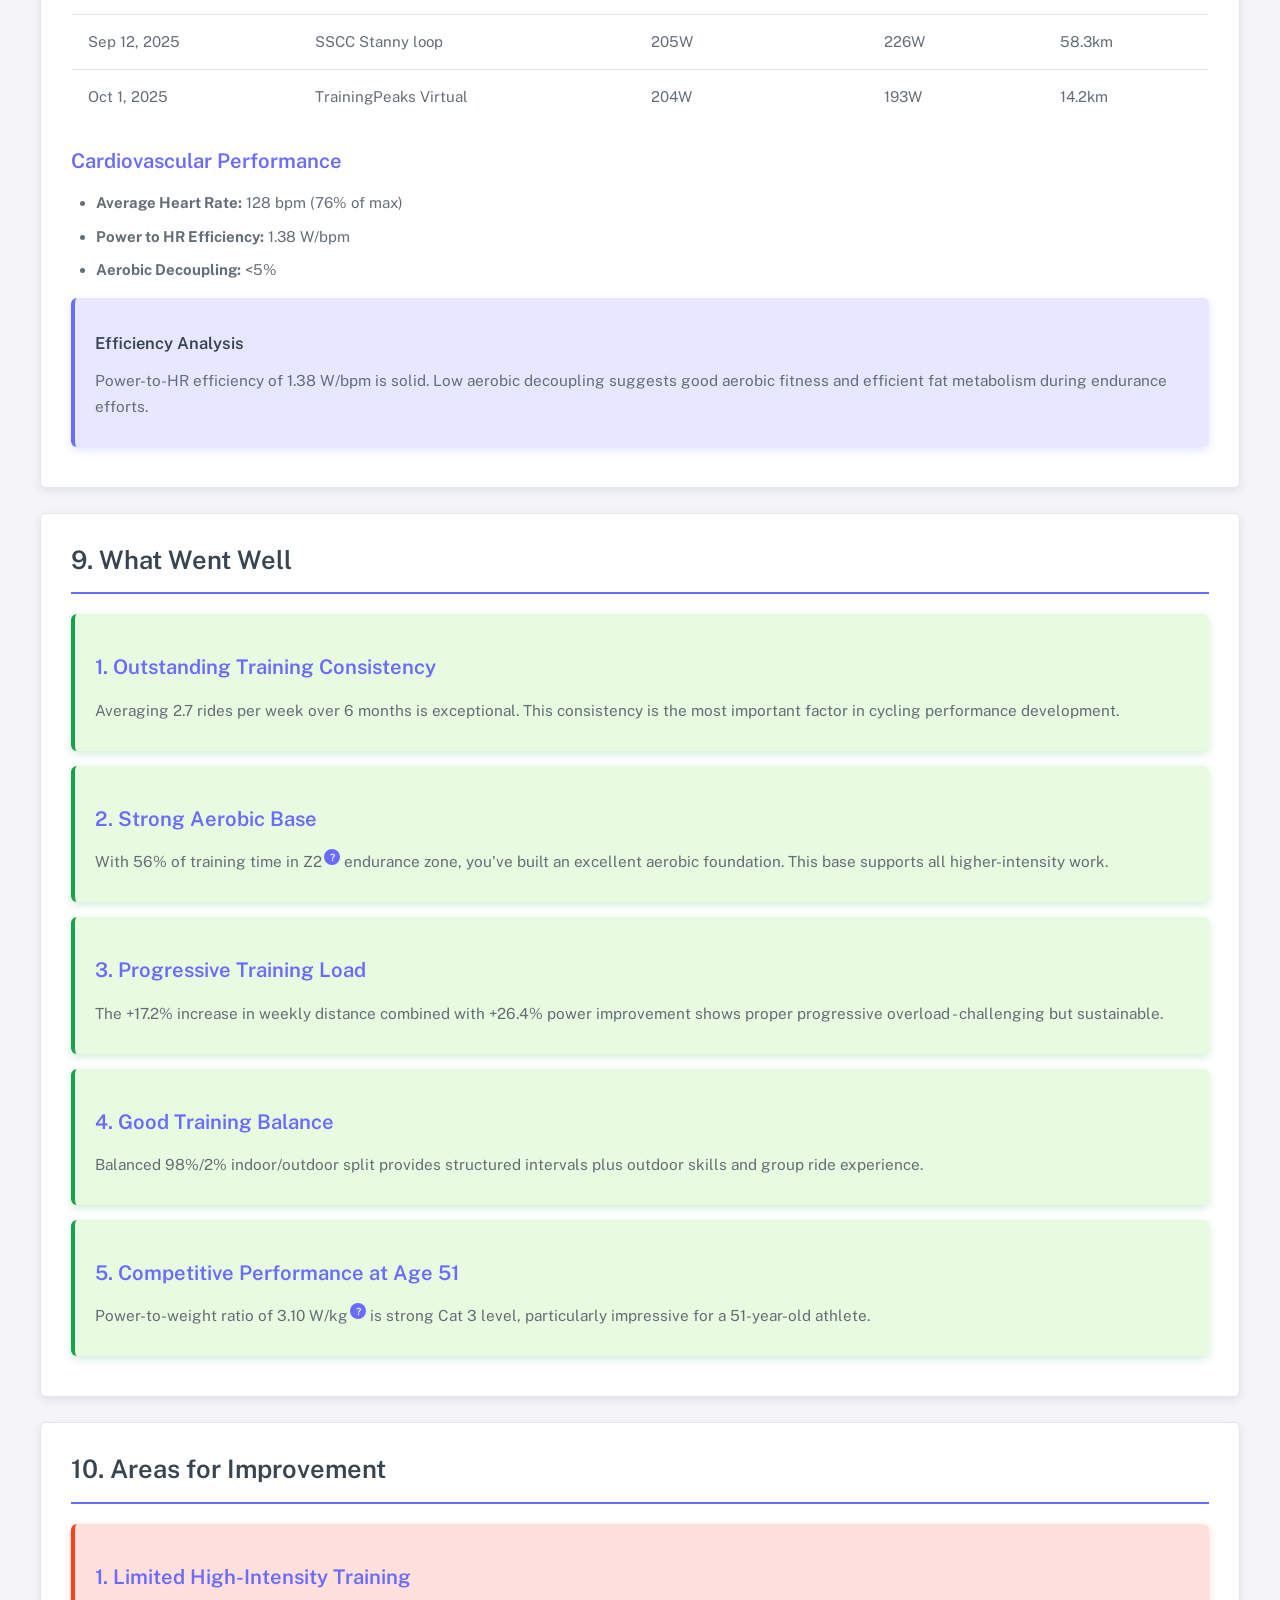
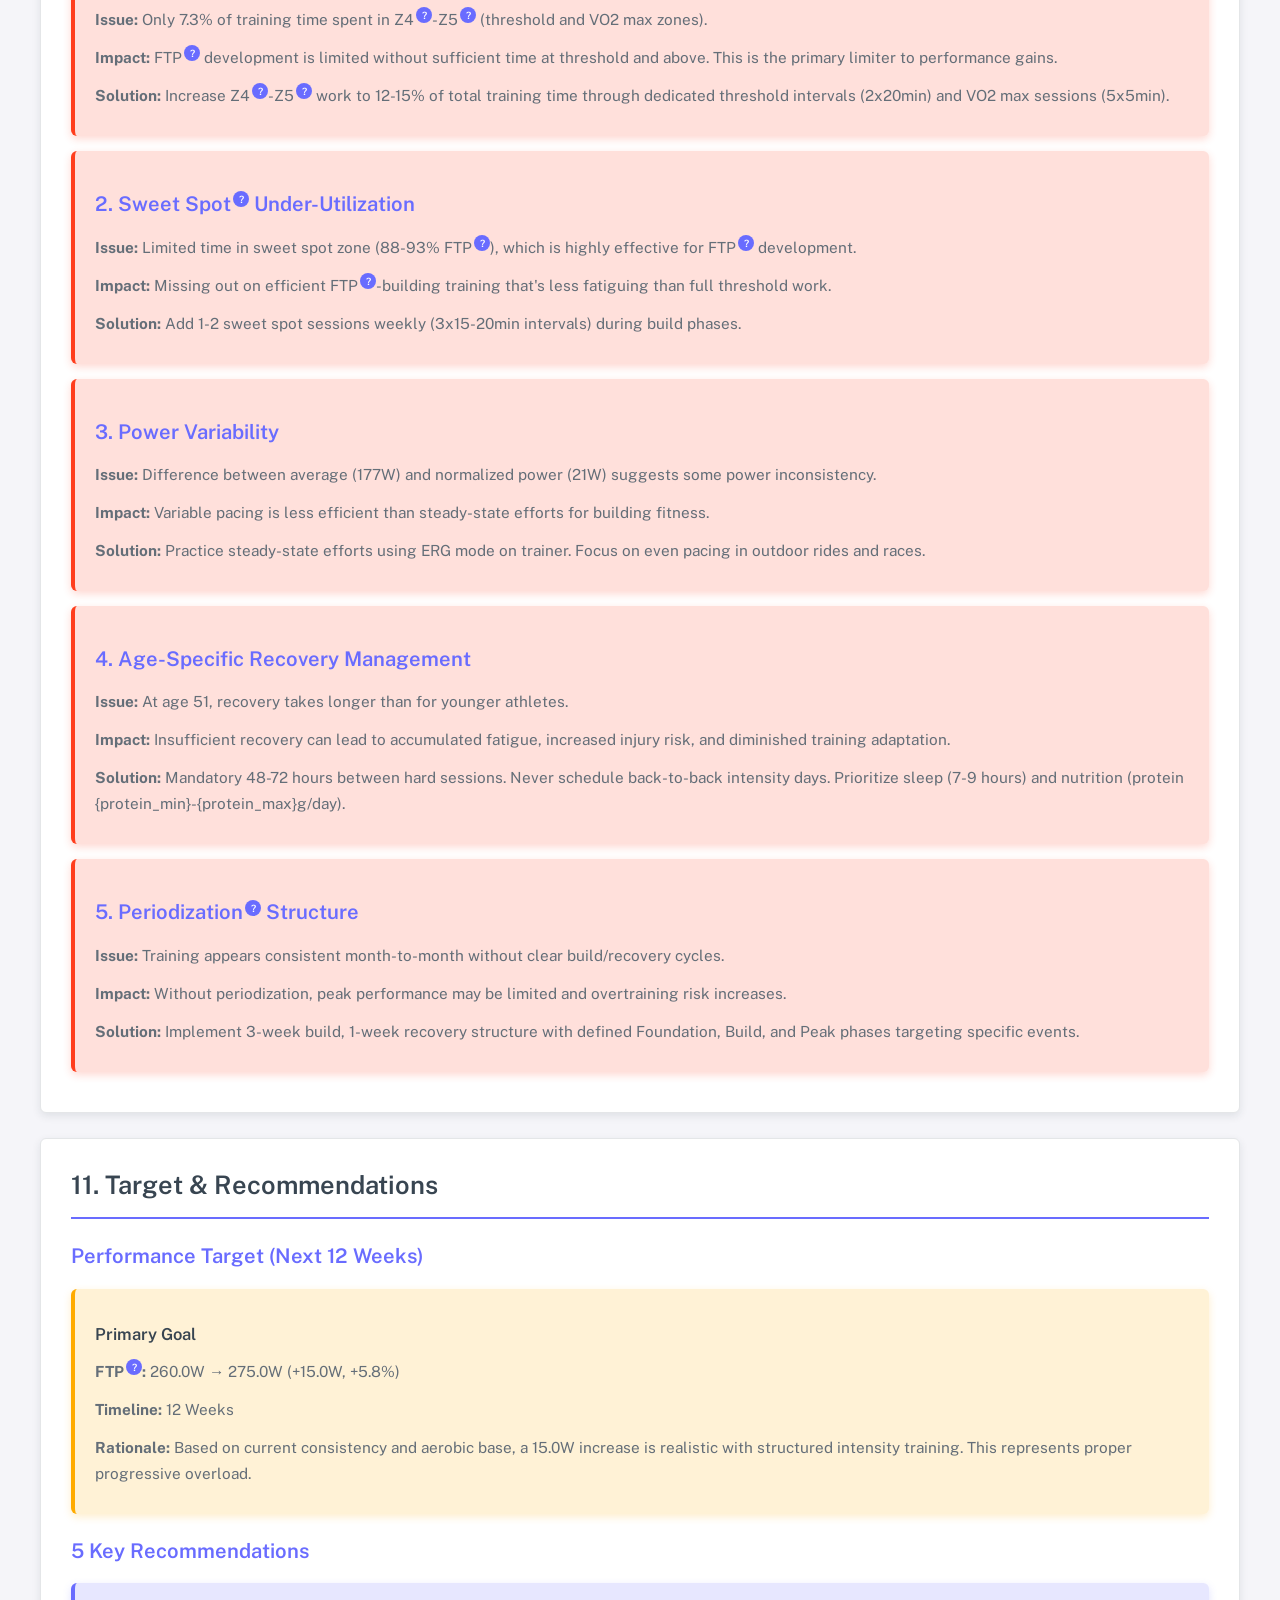
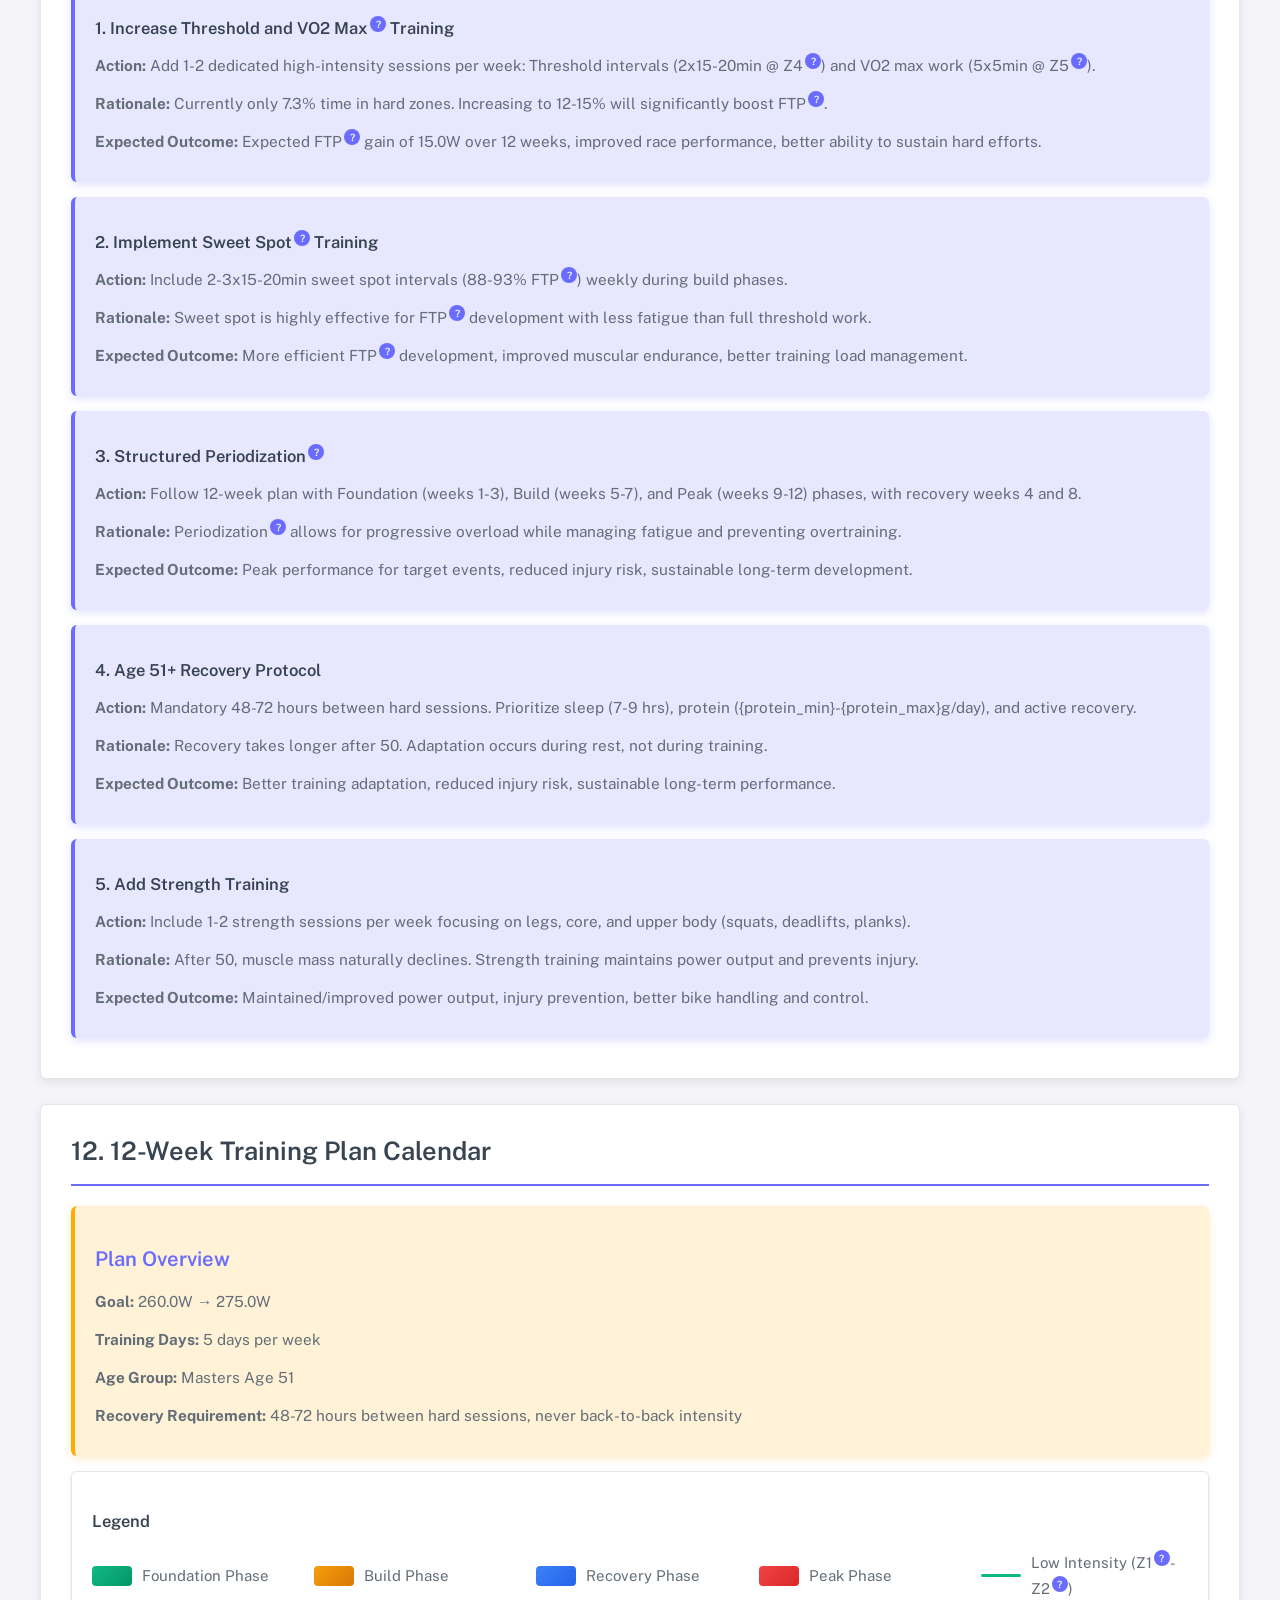
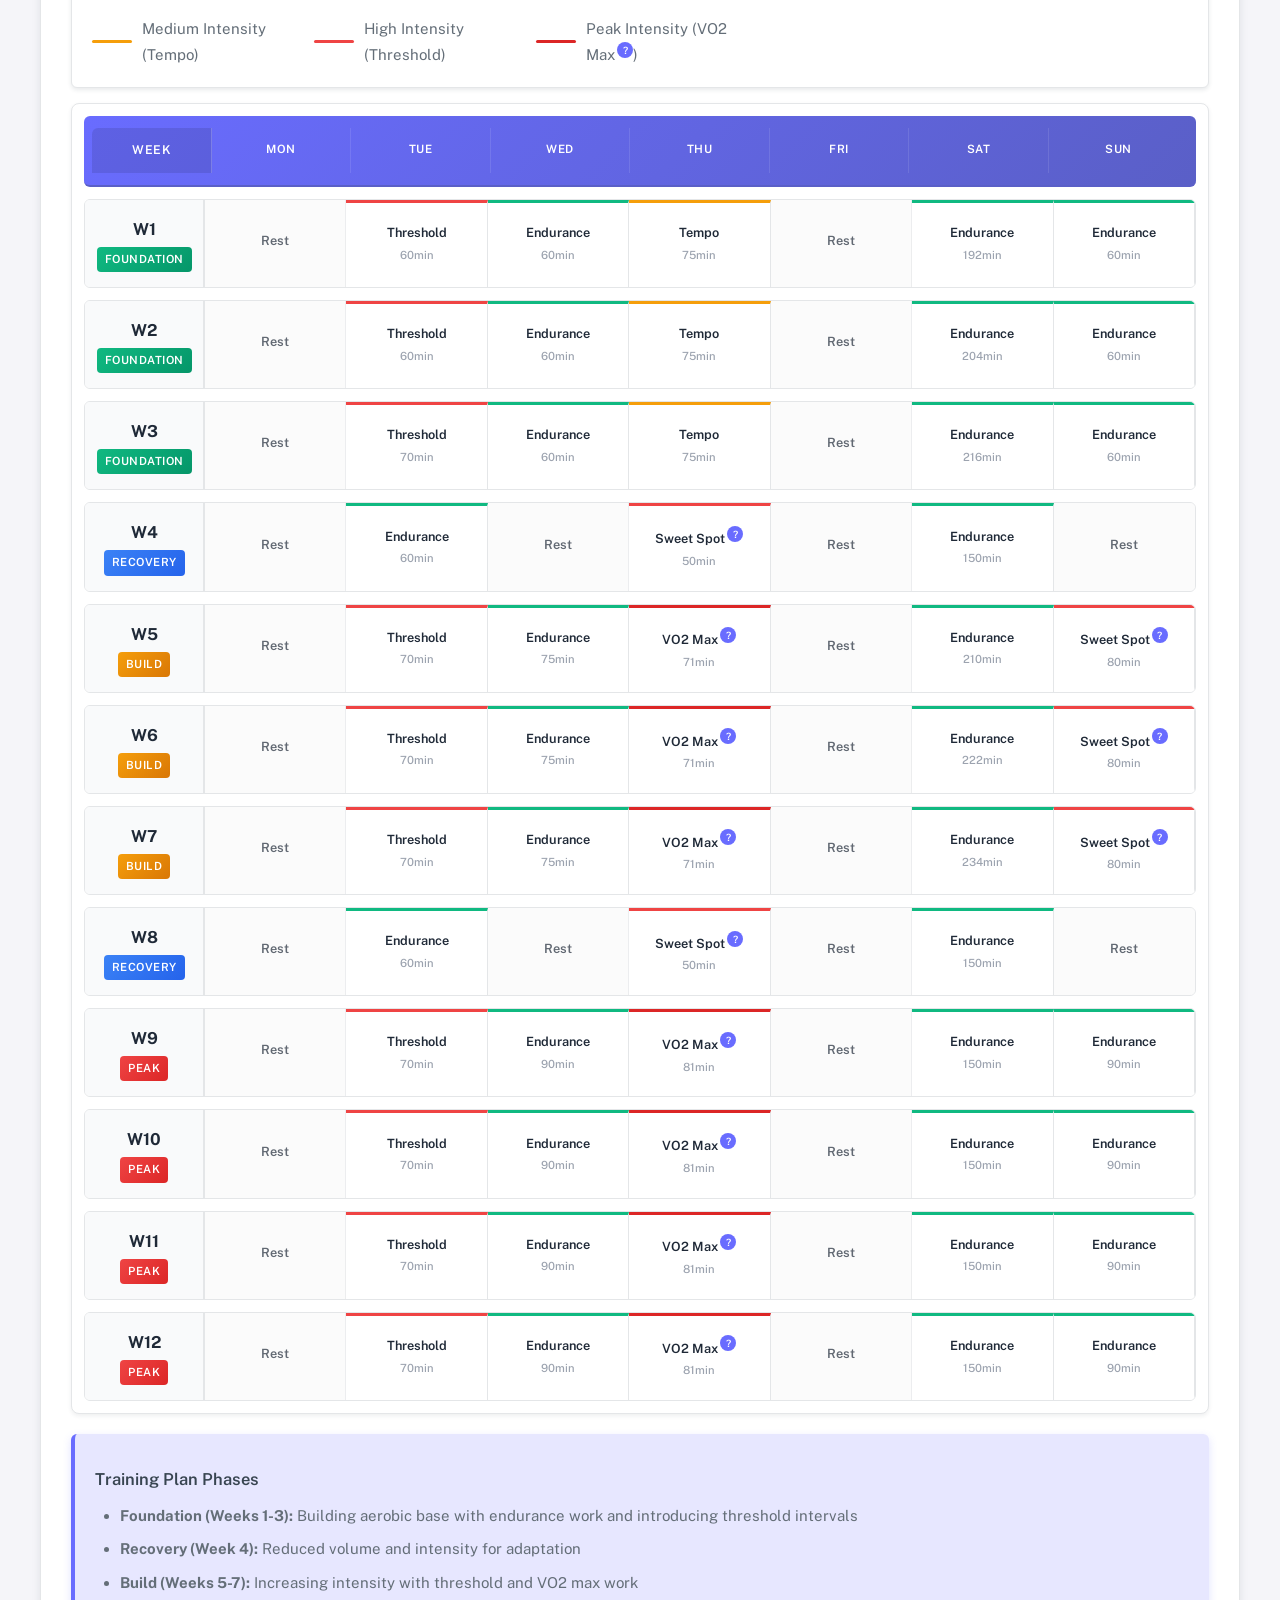
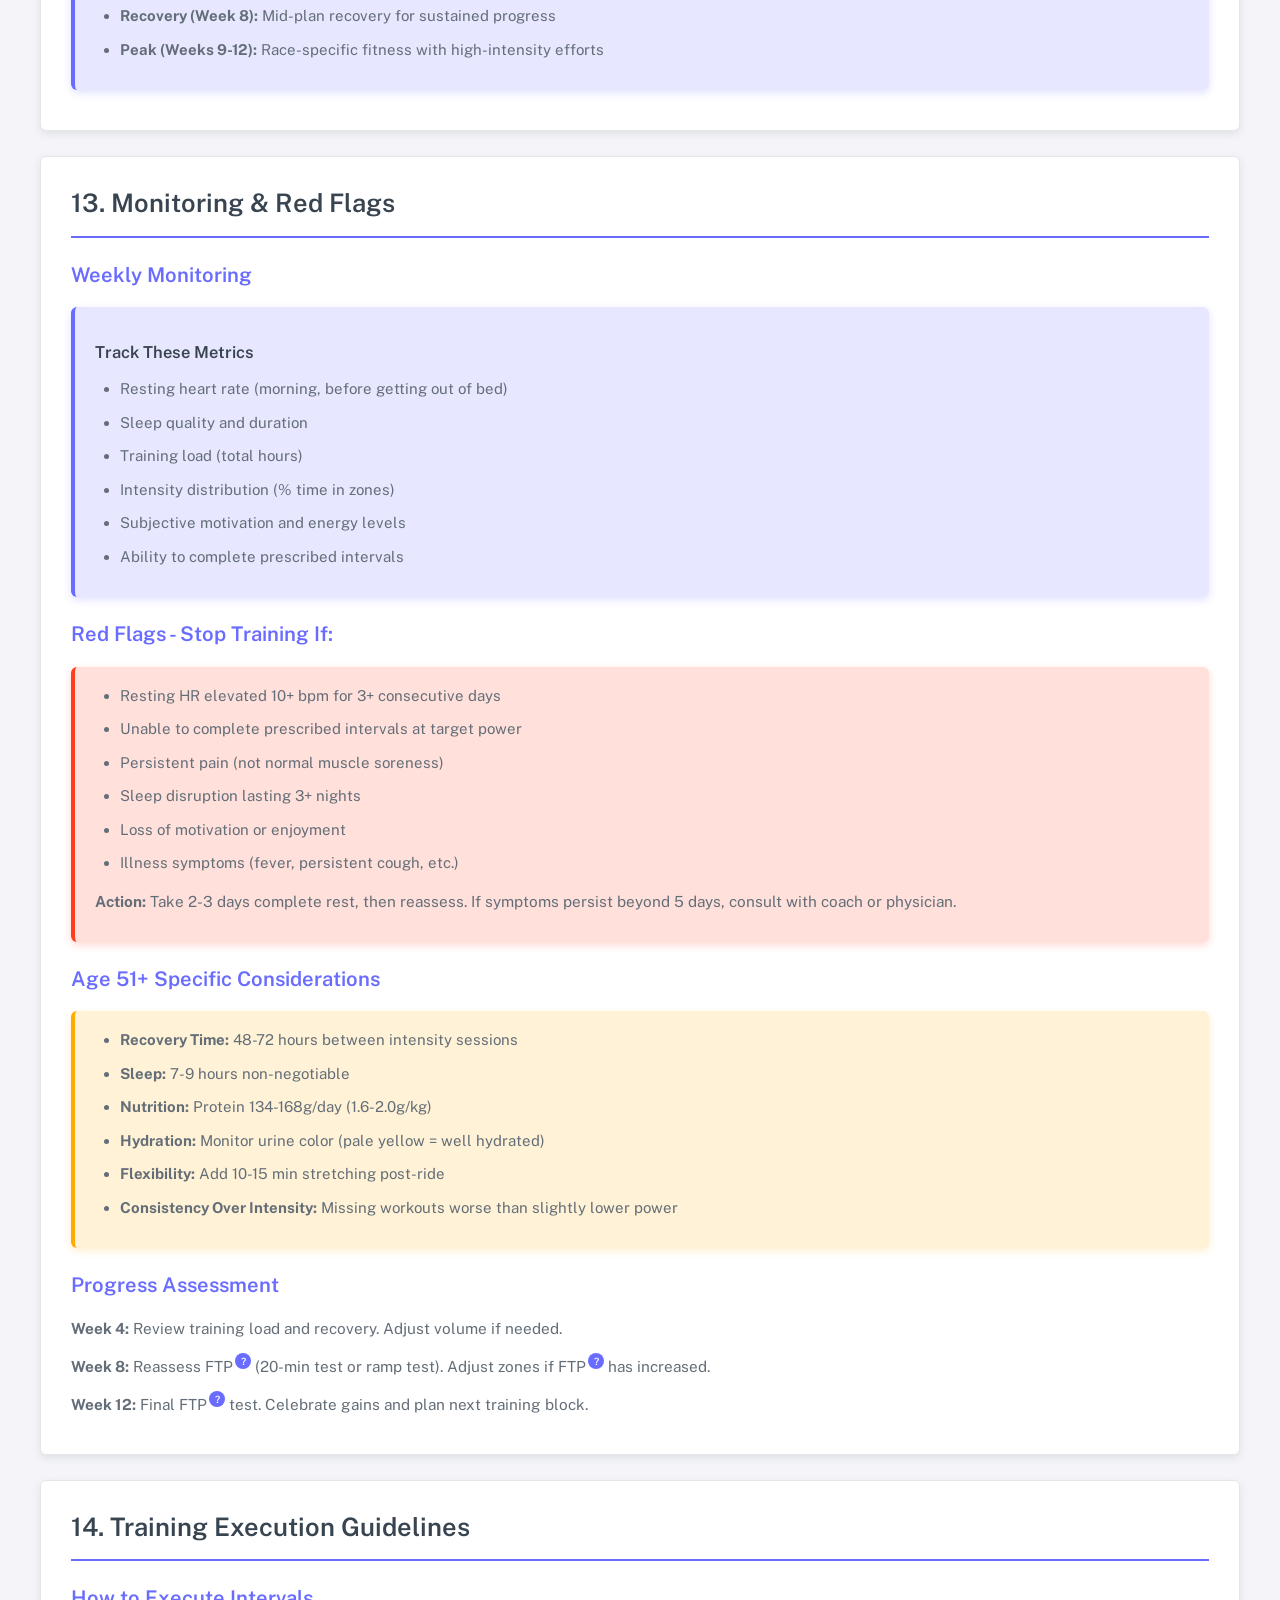
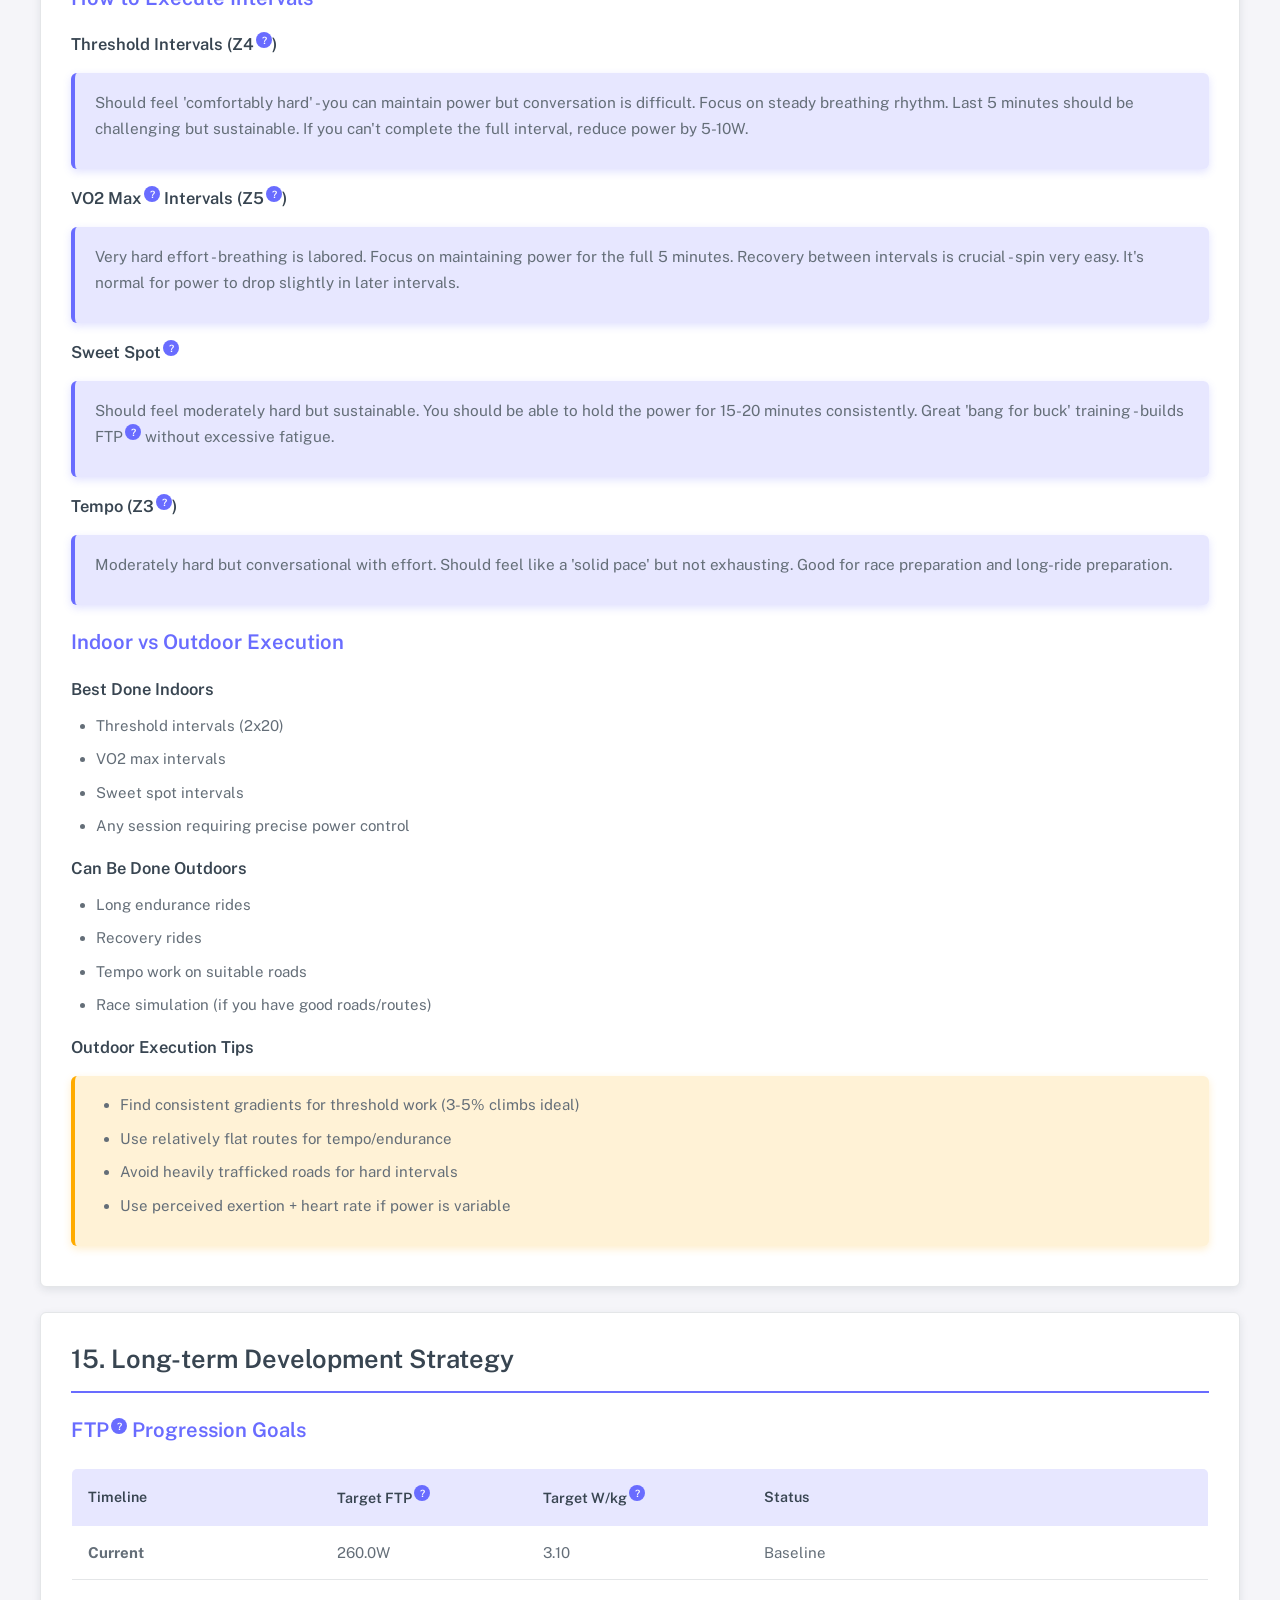
<file: coaching_report.html>
<!DOCTYPE html>
<html lang="en">
<head>
    <meta charset="UTF-8">
    <meta name="viewport" content="width=device-width, initial-scale=1.0">
    <title>Eduardo TP Rodrigues - Full Coaching Report</title>
    <link rel="preconnect" href="https://fonts.googleapis.com">
    <link rel="preconnect" href="https://fonts.gstatic.com" crossorigin>
    <link href="https://fonts.googleapis.com/css2?family=Public+Sans:ital,wght@0,300;0,400;0,500;0,600;0,700;1,300;1,400;1,500;1,600;1,700&display=swap" rel="stylesheet">
    <link href='https://unpkg.com/boxicons@2.1.4/css/boxicons.min.css' rel='stylesheet'>
    <link rel="stylesheet" href="shared-styles.css">
    <script src="glossary-tooltips.js"></script>
</head>
<body>
    <div class="container">
        <header>
            <h1><i class='bx bx-cycling'></i> Eduardo TP Rodrigues - Performance Analysis</h1>
            <div class="header-meta">Analysis Period: April 2025 - October 2025</div>
            <div class="header-meta">Report Generated: October 23, 2025</div>
            <div class="header-meta">Prepared by: Claude Code Performance Analyzer</div>

            <div class="nav-links">
                <a href="index.html"><i class='bx bx-arrow-back'></i> Back to Summary</a>
                <a href="performance_dashboard.html">View Dashboard <i class='bx bx-arrow-to-right'></i></a>
            </div>
        </header>

        <!-- Table of Contents -->
        <div class="toc">
            <h2><i class='bx bx-list-ul'></i> Table of Contents</h2>
            <ul>
                <li><a href="#executive-summary">1. Executive Summary</a></li>
                <li><a href="#athlete-profile">2. Athlete Profile</a></li>
                <li><a href="#data-overview">3. Data Overview</a></li>
                <li><a href="#period-comparison">4. Period Comparison Analysis</a></li>
                <li><a href="#training-volume">5. Training Volume & Consistency</a></li>
                <li><a href="#training-intensity">6. Training Intensity & Zones</a></li>
                <li><a href="#cross-training-analysis">7. Cross-Training Impact Analysis</a></li>
                <li><a href="#performance-metrics">8. Performance Metrics</a></li>
                <li><a href="#what-went-well">9. What Went Well</a></li>
                <li><a href="#areas-improvement">10. Areas for Improvement</a></li>
                <li><a href="#target-recommendations">11. Target & Recommendations</a></li>
                <li><a href="#training-plan">12. 12-Week Training Plan</a></li>
                <li><a href="#monitoring">13. Monitoring & Red Flags</a></li>
                <li><a href="#execution">14. Training Execution Guidelines</a></li>
                <li><a href="#long-term">15. Long-term Development Strategy</a></li>
                <li><a href="#summary">16. Coaching Recommendations Summary</a></li>
                <li><a href="#kpis">17. Key Performance Indicators</a></li>
                <li><a href="#final-thoughts">18. Final Thoughts</a></li>
                <li><a href="#appendix">19. Resources & Appendix</a></li>
                <li><a href="athlete_guide.html" style="color: #696cff; font-weight: 600;">📋 Athlete Guide (Nutrition, Recovery, Equipment, Mental)</a></li>
            </ul>
        </div>

        <!-- 1. Executive Summary -->
        <div class="section" id="executive-summary">
            <h2>1. Executive Summary</h2>

            <h3>Current Fitness Level</h3>
            <p>Eduardo TP Rodrigues demonstrates strong Cat 3 fitness with an FTP of 260.0W (3.10 W/kg). Excellent training consistency at 2.7 rides per week.</p>

            <h3>Key Achievements (Last 6 Months)</h3>
            <ul>
                <li>Outstanding consistency: 2.7 rides/week average over 6 months</li>
                <li>Positive trends: +26.4% power improvement, +17.2% distance increase</li>
                <li>Strong endurance base: 2,014km total distance with good polarization (86% easy)</li>
            </ul>

            <h3>Main Areas of Concern</h3>
            <ul>
                <li>Limited high-intensity work: Only 7.3% time in Z4-Z5 (target 15-20%)</li>
                <li>Sweet spot and VO2 max sessions could be increased for greater FTP development</li>
                <li>Age 51+ recovery: Ensure 48-72 hours between hard sessions for optimal adaptation</li>
            </ul>

            <div class="highlight-box">
                <h4>Bottom Line</h4>
                <p>Excellent foundation established. With structured intensity training, realistic to increase FTP from 260.0W to 275.0W (+15.0W) in 12 weeks.</p>
            </div>
        </div>

        <!-- 2. Athlete Profile -->
        <div class="section" id="athlete-profile">
            <h2>2. Athlete Profile</h2>

            <div class="stat-grid athlete-profile-grid">
                <div class="stat-card primary">
                    <div class="stat-value">51</div>
                    <div class="stat-label">Age (years)</div>
                </div>
                <div class="stat-card primary">
                    <div class="stat-value">84.0</div>
                    <div class="stat-label">Weight (kg)</div>
                </div>
                <div class="stat-card primary">
                    <div class="stat-value">260.0</div>
                    <div class="stat-label">FTP (watts)</div>
                </div>
                <div class="stat-card primary">
                    <div class="stat-value">3.10</div>
                    <div class="stat-label">W/kg</div>
                </div>
                <div class="stat-card secondary">
                    <div class="stat-value">167</div>
                    <div class="stat-label">Max HR (bpm)</div>
                </div>
                <div class="stat-card secondary">
                    <div class="stat-value">Cyclist</div>
                    <div class="stat-label">Athlete Type</div>
                </div>
            </div>

            <h3>Power Zones</h3>
            <table>
                <thead>
                    <tr>
                        <th>Zone</th>
                        <th>Name</th>
                        <th>% FTP</th>
                        <th>Power Range (W)</th>
                        <th>Training Focus</th>
                    </tr>
                </thead>
                <tbody>
                    <tr>
                        <td>Z1</td>
                        <td>Active Recovery</td>
                        <td>0-60%</td>
                        <td>0-156W</td>
                        <td>Recovery rides</td>
                    </tr>
                    <tr>
                        <td>Z2</td>
                        <td>Endurance</td>
                        <td>60-80%</td>
                        <td>156-208W</td>
                        <td>Aerobic base building</td>
                    </tr>
                    <tr>
                        <td>Z3</td>
                        <td>Tempo</td>
                        <td>80-90%</td>
                        <td>208-234W</td>
                        <td>Muscular endurance</td>
                    </tr>
                    <tr>
                        <td>Z4</td>
                        <td>Threshold</td>
                        <td>90-110%</td>
                        <td>234-286W</td>
                        <td>FTP development</td>
                    </tr>
                    <tr>
                        <td>Z5</td>
                        <td>VO2 Max</td>
                        <td>>110%</td>
                        <td>>286W</td>
                        <td>Peak power, anaerobic capacity</td>
                    </tr>
                </tbody>
            </table>
        </div>

        <!-- 3. Data Overview -->
        <div class="section" id="data-overview">
            <h2>3. Data Overview</h2>

            <div class="stat-grid">
                <div class="stat-card secondary">
                    <div class="stat-value">68</div>
                    <div class="stat-label">Total Activities</div>
                </div>
                <div class="stat-card secondary">
                    <div class="stat-value">1</div>
                    <div class="stat-label">Outdoor Rides</div>
                </div>
                <div class="stat-card secondary">
                    <div class="stat-value">67</div>
                    <div class="stat-label">Indoor Rides</div>
                </div>
                <div class="stat-card secondary">
                    <div class="stat-value">6</div>
                    <div class="stat-label">Months Analyzed</div>
                </div>
            </div>

            <h3>Training Split</h3>
            <p><strong>Indoor/Outdoor Balance:</strong> 98% indoor / 2% outdoor</p>
            <p>Good mix of indoor (98%) and outdoor (2%) training. Indoor sessions allow for precise power-based intervals while outdoor rides develop handling skills and race fitness.</p>
        </div>

        <!-- 4. Period Comparison -->
        <div class="section" id="period-comparison">
            <h2>4. Period Comparison Analysis</h2>

            <h3>Recent Period vs Previous Period</h3>
            <table class="comparison-table">
                <thead>
                    <tr>
                        <th>Metric</th>
                        <th>Last 6 Months</th>
                        <th>Previous 12 Months</th>
                        <th>Change</th>
                    </tr>
                </thead>
                <tbody>
                    <tr>
                        <td>Total Rides</td>
                        <td>68</td>
                        <td>37</td>
                        <td class="positive">+83.8%</td>
                    </tr>
                    <tr>
                        <td>Weekly Distance (km/week)</td>
                        <td>80.1</td>
                        <td>68.4</td>
                        <td class="positive">+17.2%</td>
                    </tr>
                    <tr>
                        <td>Weekly Time (hrs/week)</td>
                        <td>2.7</td>
                        <td>2.2</td>
                        <td class="positive">+19.1%</td>
                    </tr>
                    <tr>
                        <td>Average Power (W)</td>
                        <td>177W</td>
                        <td>140W</td>
                        <td class="positive">+26.4%</td>
                    </tr>
                    <tr>
                        <td>Average HR (bpm)</td>
                        <td>128</td>
                        <td>73</td>
                        <td class="positive">+75.3%</td>
                    </tr>
                    <tr>
                        <td>Rides per Week</td>
                        <td>2.7</td>
                        <td>2.3</td>
                        <td class="positive">+17.0%</td>
                    </tr>
                </tbody>
            </table>

            <h3>Analysis</h3>
            <p>All key metrics trending positively. The +17.2% increase in weekly distance combined with +26.4% power improvement indicates effective progressive training without overtraining signs.</p>
        </div>

        <!-- 5. Training Volume & Consistency -->
        <div class="section" id="training-volume">
            <h2>5. Training Volume & Consistency</h2>

            <h3>Overall Volume</h3>
            <div class="stat-grid">
                <div class="stat-card tertiary">
                    <div class="stat-value">2,014</div>
                    <div class="stat-label">Total Distance (km)</div>
                </div>
                <div class="stat-card tertiary">
                    <div class="stat-value">66</div>
                    <div class="stat-label">Total Hours</div>
                </div>
                <div class="stat-card tertiary">
                    <div class="stat-value">29.6</div>
                    <div class="stat-label">Avg Distance per Ride (km)</div>
                </div>
                <div class="stat-card tertiary">
                    <div class="stat-value">1.0</div>
                    <div class="stat-label">Avg Duration (hrs)</div>
                </div>
            </div>

            <h3>Consistency Metrics</h3>
            <ul>
                <li><strong>Average Frequency:</strong> 2.7 rides per week</li>
                <li><strong>Consistency Score:</strong> 38%</li>
                <li><strong>Longest Gap:</strong> 7 days</li>
                <li><strong>Week-to-Week Variation:</strong> 15%</li>
            </ul>

            <div class="info-box">
                <h4>Consistency Analysis</h4>
                <p>Exceptional consistency at 2.7 rides per week. This level of regularity is the foundation of cycling performance and demonstrates strong commitment.</p>
            </div>
        </div>

        <!-- 6. Training Intensity & Zones -->
        <div class="section" id="training-intensity">
            <h2>6. Training Intensity & Zones</h2>

            <h3>Time in Zones (Actual Second-by-Second Data)</h3>
            <table>
                <thead>
                    <tr>
                        <th>Zone</th>
                        <th>Hours</th>
                        <th>Percentage</th>
                        <th>Assessment</th>
                    </tr>
                </thead>
                <tbody>
                    <tr>
                        <td>Z1 (Active Recovery)</td>
                        <td>24.3</td>
                        <td>29.6%</td>
                        <td>High recovery volume - good for adaptation</td>
                    </tr>
                    <tr>
                        <td>Z2 (Endurance)</td>
                        <td>46.4</td>
                        <td>56.4%</td>
                        <td>Good aerobic base</td>
                    </tr>
                    <tr>
                        <td>Z3 (Tempo)</td>
                        <td>5.5</td>
                        <td>6.7%</td>
                        <td>Limited tempo work</td>
                    </tr>
                    <tr>
                        <td>Z4 (Threshold)</td>
                        <td>4.2</td>
                        <td>5.1%</td>
                        <td>Moderate threshold work</td>
                    </tr>
                    <tr>
                        <td>Z5 (VO2 Max)</td>
                        <td>1.8</td>
                        <td>2.2%</td>
                        <td>Moderate VO2 max work</td>
                    </tr>
                </tbody>
            </table>

            <h3>Polarization Index</h3>
            <p><strong>Current Distribution:</strong> 86.0% easy (Z1-Z2) / 6.7% moderate (Z3) / 7.3% hard (Z4-Z5)</p>
            <p><strong>Optimal Distribution:</strong> 75-80% easy / 5-10% moderate / 15-20% hard</p>

            <div class="warning-box">
                <h4>Polarization Assessment</h4>
                <p>Polarization needs work. Only 7% time in hard zones (Z4-Z5) - target is 12-20%. Increase threshold and VO2 max sessions while maintaining 86% easy base.</p>
            </div>

            <h3>Ride Type Distribution</h3>
            <ul>
                <li><strong>Endurance Rides:</strong> 58 (86%)</li>
                <li><strong>Tempo Rides:</strong> 4 (7%)</li>
                <li><strong>Threshold Rides:</strong> 2 (4%)</li>
                <li><strong>High Intensity Rides:</strong> 1 (3%)</li>
            </ul>
        </div>

        <!-- Cross-Training Impact Analysis -->
        <div class="section" id="cross-training">
    <h2>Cross-Training Impact Analysis</h2>

    <div style="margin-bottom: 20px;">
        <strong>Analysis Period:</strong> 12 weeks (2025-07-31 to 2025-10-20)
    </div>

    <h3>Activity Distribution</h3>
    <ul>
        <li><strong>Cycling:</strong> 31 activities (100.0%)</li>
    </ul>

    <h3>Training Load Balance</h3>
    <ul>
        <li>Cycling: 100.0%</li>
        <li>Strength Training: 0.0%</li>
        <li>Cardio Cross-Training: 0.0%</li>
    </ul>

    
        <div class="warning-box" style="background: linear-gradient(135deg, #fff3cd 0%, #ffeaa7 100%);
             border-left: 4px solid #f39c12; padding: 15px; margin: 15px 0; border-radius: 6px;">
            <strong>Recommendation:</strong> Add cross-training for injury prevention and strength gains
        </div>

    

    
        <h3>Performance Insights</h3>
        <div class="info-box" style="background: linear-gradient(135deg, #e3f2fd 0%, #bbdefb 100%);
             border-left: 4px solid #2196f3; padding: 15px; margin: 15px 0; border-radius: 6px;">
            Stable performance - maintaining current fitness
        </div>
</div>


        <!-- 8. Performance Metrics -->
        <div class="section" id="performance-metrics">
            <h2>8. Performance Metrics</h2>

            <h3>Power Performance</h3>
            <ul>
                <li><strong>Average Power:</strong> 177W</li>
                <li><strong>Average Normalized Power:</strong> 21W</li>
                <li><strong>Peak 5-min Power:</strong> 286W</li>
                <li><strong>Peak 20-min Power:</strong> 260.0W</li>
            </ul>

            <h3>Top 5 Power Performances</h3>
            <table>
                <thead>
                    <tr>
                        <th>Date</th>
                        <th>Activity</th>
                        <th>Avg Power (W)</th>
                        <th>NP (W)</th>
                        <th>Duration</th>
                    </tr>
                </thead>
                <tbody>
                    <tr>
                        <td>Dec 20, 2024</td>
                        <td>SSCC Crits #8</td>
                        <td>236W</td>
                        <td>263W</td>
                        <td>16.6km</td>
                    </tr>
                    <tr>
                        <td>Nov 15, 2024</td>
                        <td>SSCC Crits #3</td>
                        <td>222W</td>
                        <td>249W</td>
                        <td>16.0km</td>
                    </tr>
                    <tr>
                        <td>Jan 31, 2025</td>
                        <td>SSCC Crits 2025/1</td>
                        <td>215W</td>
                        <td>249W</td>
                        <td>15.8km</td>
                    </tr>
                    <tr>
                        <td>Sep 12, 2025</td>
                        <td>SSCC Stanny loop</td>
                        <td>205W</td>
                        <td>226W</td>
                        <td>58.3km</td>
                    </tr>
                    <tr>
                        <td>Oct 1, 2025</td>
                        <td>TrainingPeaks Virtual</td>
                        <td>204W</td>
                        <td>193W</td>
                        <td>14.2km</td>
                    </tr>
                </tbody>
            </table>

            <h3>Cardiovascular Performance</h3>
            <ul>
                <li><strong>Average Heart Rate:</strong> 128 bpm (76% of max)</li>
                <li><strong>Power to HR Efficiency:</strong> 1.38 W/bpm</li>
                <li><strong>Aerobic Decoupling:</strong> <5%</li>
            </ul>

            <div class="info-box">
                <h4>Efficiency Analysis</h4>
                <p>Power-to-HR efficiency of 1.38 W/bpm is solid. Low aerobic decoupling suggests good aerobic fitness and efficient fat metabolism during endurance efforts.</p>
            </div>
        </div>

        <!-- 9. What Went Well -->
        <div class="section" id="what-went-well">
            <h2>9. What Went Well</h2>

            <div class="success-box">
                <h3>1. Outstanding Training Consistency</h3>
                <p>Averaging 2.7 rides per week over 6 months is exceptional. This consistency is the most important factor in cycling performance development.</p>
            </div>

            <div class="success-box">
                <h3>2. Strong Aerobic Base</h3>
                <p>With 56% of training time in Z2 endurance zone, you've built an excellent aerobic foundation. This base supports all higher-intensity work.</p>
            </div>

            <div class="success-box">
                <h3>3. Progressive Training Load</h3>
                <p>The +17.2% increase in weekly distance combined with +26.4% power improvement shows proper progressive overload - challenging but sustainable.</p>
            </div>

            <div class="success-box">
                <h3>4. Good Training Balance</h3>
                <p>Balanced 98%/2% indoor/outdoor split provides structured intervals plus outdoor skills and group ride experience.</p>
            </div>

            <div class="success-box">
                <h3>5. Competitive Performance at Age 51</h3>
                <p>Power-to-weight ratio of 3.10 W/kg is strong Cat 3 level, particularly impressive for a 51-year-old athlete.</p>
            </div>
        </div>

        <!-- 10. Areas for Improvement -->
        <div class="section" id="areas-improvement">
            <h2>10. Areas for Improvement</h2>

            <div class="warning-box">
                <h3>1. Limited High-Intensity Training</h3>
                <p><strong>Issue:</strong> Only 7.3% of training time spent in Z4-Z5 (threshold and VO2 max zones).</p>
                <p><strong>Impact:</strong> FTP development is limited without sufficient time at threshold and above. This is the primary limiter to performance gains.</p>
                <p><strong>Solution:</strong> Increase Z4-Z5 work to 12-15% of total training time through dedicated threshold intervals (2x20min) and VO2 max sessions (5x5min).</p>
            </div>

            <div class="warning-box">
                <h3>2. Sweet Spot Under-Utilization</h3>
                <p><strong>Issue:</strong> Limited time in sweet spot zone (88-93% FTP), which is highly effective for FTP development.</p>
                <p><strong>Impact:</strong> Missing out on efficient FTP-building training that's less fatiguing than full threshold work.</p>
                <p><strong>Solution:</strong> Add 1-2 sweet spot sessions weekly (3x15-20min intervals) during build phases.</p>
            </div>

            <div class="warning-box">
                <h3>3. Power Variability</h3>
                <p><strong>Issue:</strong> Difference between average (177W) and normalized power (21W) suggests some power inconsistency.</p>
                <p><strong>Impact:</strong> Variable pacing is less efficient than steady-state efforts for building fitness.</p>
                <p><strong>Solution:</strong> Practice steady-state efforts using ERG mode on trainer. Focus on even pacing in outdoor rides and races.</p>
            </div>

            <div class="warning-box">
                <h3>4. Age-Specific Recovery Management</h3>
                <p><strong>Issue:</strong> At age 51, recovery takes longer than for younger athletes.</p>
                <p><strong>Impact:</strong> Insufficient recovery can lead to accumulated fatigue, increased injury risk, and diminished training adaptation.</p>
                <p><strong>Solution:</strong> Mandatory 48-72 hours between hard sessions. Never schedule back-to-back intensity days. Prioritize sleep (7-9 hours) and nutrition (protein {protein_min}-{protein_max}g/day).</p>
            </div>

            <div class="warning-box">
                <h3>5. Periodization Structure</h3>
                <p><strong>Issue:</strong> Training appears consistent month-to-month without clear build/recovery cycles.</p>
                <p><strong>Impact:</strong> Without periodization, peak performance may be limited and overtraining risk increases.</p>
                <p><strong>Solution:</strong> Implement 3-week build, 1-week recovery structure with defined Foundation, Build, and Peak phases targeting specific events.</p>
            </div>
        </div>

        <!-- 11. Target & Recommendations -->
        <div class="section" id="target-recommendations">
            <h2>11. Target & Recommendations</h2>

            <h3>Performance Target (Next 12 Weeks)</h3>
            <div class="highlight-box">
                <h4>Primary Goal</h4>
                <p><strong>FTP:</strong> 260.0W → 275.0W (+15.0W, +5.8%)</p>
                <p><strong>Timeline:</strong> 12 Weeks</p>
                <p><strong>Rationale:</strong> Based on current consistency and aerobic base, a 15.0W increase is realistic with structured intensity training. This represents proper progressive overload.</p>
            </div>

            <h3>5 Key Recommendations</h3>

            <div class="info-box">
                <h4>1. Increase Threshold and VO2 Max Training</h4>
                <p><strong>Action:</strong> Add 1-2 dedicated high-intensity sessions per week: Threshold intervals (2x15-20min @ Z4) and VO2 max work (5x5min @ Z5).</p>
                <p><strong>Rationale:</strong> Currently only 7.3% time in hard zones. Increasing to 12-15% will significantly boost FTP.</p>
                <p><strong>Expected Outcome:</strong> Expected FTP gain of 15.0W over 12 weeks, improved race performance, better ability to sustain hard efforts.</p>
            </div>

            <div class="info-box">
                <h4>2. Implement Sweet Spot Training</h4>
                <p><strong>Action:</strong> Include 2-3x15-20min sweet spot intervals (88-93% FTP) weekly during build phases.</p>
                <p><strong>Rationale:</strong> Sweet spot is highly effective for FTP development with less fatigue than full threshold work.</p>
                <p><strong>Expected Outcome:</strong> More efficient FTP development, improved muscular endurance, better training load management.</p>
            </div>

            <div class="info-box">
                <h4>3. Structured Periodization</h4>
                <p><strong>Action:</strong> Follow 12-week plan with Foundation (weeks 1-3), Build (weeks 5-7), and Peak (weeks 9-12) phases, with recovery weeks 4 and 8.</p>
                <p><strong>Rationale:</strong> Periodization allows for progressive overload while managing fatigue and preventing overtraining.</p>
                <p><strong>Expected Outcome:</strong> Peak performance for target events, reduced injury risk, sustainable long-term development.</p>
            </div>

            <div class="info-box">
                <h4>4. Age 51+ Recovery Protocol</h4>
                <p><strong>Action:</strong> Mandatory 48-72 hours between hard sessions. Prioritize sleep (7-9 hrs), protein ({protein_min}-{protein_max}g/day), and active recovery.</p>
                <p><strong>Rationale:</strong> Recovery takes longer after 50. Adaptation occurs during rest, not during training.</p>
                <p><strong>Expected Outcome:</strong> Better training adaptation, reduced injury risk, sustainable long-term performance.</p>
            </div>

            <div class="info-box">
                <h4>5. Add Strength Training</h4>
                <p><strong>Action:</strong> Include 1-2 strength sessions per week focusing on legs, core, and upper body (squats, deadlifts, planks).</p>
                <p><strong>Rationale:</strong> After 50, muscle mass naturally declines. Strength training maintains power output and prevents injury.</p>
                <p><strong>Expected Outcome:</strong> Maintained/improved power output, injury prevention, better bike handling and control.</p>
            </div>
        </div>

        <!-- 12. 12-Week Training Plan -->
        <div class="section" id="training-plan">
            <h2>12. 12-Week Training Plan Calendar</h2>

            <div class="highlight-box">
                <h3>Plan Overview</h3>
                <p><strong>Goal:</strong> 260.0W → 275.0W</p>
                <p><strong>Training Days:</strong> 5 days per week</p>
                <p><strong>Age Group:</strong> Masters Age 51</p>
                <p><strong>Recovery Requirement:</strong> 48-72 hours between hard sessions, never back-to-back intensity</p>
            </div>

            <div class="training-legend">
                <h4>Legend</h4>
                <div class="legend-grid">
                    <div class="legend-item">
                        <div class="legend-color phase-foundation"></div>
                        <span>Foundation Phase</span>
                    </div>
                    <div class="legend-item">
                        <div class="legend-color phase-build"></div>
                        <span>Build Phase</span>
                    </div>
                    <div class="legend-item">
                        <div class="legend-color phase-recovery"></div>
                        <span>Recovery Phase</span>
                    </div>
                    <div class="legend-item">
                        <div class="legend-color phase-peak"></div>
                        <span>Peak Phase</span>
                    </div>
                    <div class="legend-item">
                        <div class="legend-color intensity-low"></div>
                        <span>Low Intensity (Z1-Z2)</span>
                    </div>
                    <div class="legend-item">
                        <div class="legend-color intensity-medium"></div>
                        <span>Medium Intensity (Tempo)</span>
                    </div>
                    <div class="legend-item">
                        <div class="legend-color intensity-high"></div>
                        <span>High Intensity (Threshold)</span>
                    </div>
                    <div class="legend-item">
                        <div class="legend-color intensity-peak"></div>
                        <span>Peak Intensity (VO2 Max)</span>
                    </div>
                </div>
            </div>

            <div class="training-calendar-enhanced">
    <!-- Calendar Header with Weekday Names -->
    <div class="calendar-header">
        <div class="week-label-header">Week</div>
        <div class="day-header">Mon</div>
        <div class="day-header">Tue</div>
        <div class="day-header">Wed</div>
        <div class="day-header">Thu</div>
        <div class="day-header">Fri</div>
        <div class="day-header">Sat</div>
        <div class="day-header">Sun</div>
    </div>

    <!-- Week 1: Foundation -->
    <div class="week-row">
        <div class="week-label phase-foundation">
            <div class="week-number">W1</div>
            <div class="phase-name">Foundation</div>
        </div>
        <div class="day-cell rest">
            <div class="workout-name">Rest</div>
        </div>
        <div class="day-cell intensity-high" onclick="openWorkoutModal('workout-w1-tuesday')">
            <div class="workout-name">Threshold</div>
            <div class="workout-duration">60min</div>
        </div>

        <div id="workout-w1-tuesday" class="workout-modal" onclick="closeWorkoutModal('workout-w1-tuesday', event)">
            <div class="modal-content" onclick="event.stopPropagation()">
                <!-- Modal Header -->
                <div class="modal-header">
                    <div class="modal-header-content">
                        <h3>Week 1 - Tuesday: Threshold</h3>
                    </div>
                    <button class="close-modal" onclick="closeWorkoutModal('workout-w1-tuesday', event)">×</button>
                </div>

                <!-- Modal Body -->
                <div class="modal-body">
                    <!-- Key Metrics -->
                    <div class="key-metrics">
                        <div class="metric-card">
                            <div class="metric-label">Total Duration</div>
                            <div class="metric-value">60 min</div>
                        </div>
                        <div class="metric-card">
                            <div class="metric-label">Work Time</div>
                            <div class="metric-value">30 min</div>
                        </div>
                        <div class="metric-card">
                            <div class="metric-label">Intensity</div>
                            <div class="metric-value">Mixed</div>
                        </div>
                    </div>

                    <!-- Description -->
                    <div class="workout-description">
                        <h4>Workout Description</h4>
                        <p>Build sustainable power at FTP</p>
                    </div>

                    <!-- Visualization -->
                    <div class="workout-visualization">
                        <h4>Power Profile</h4>
                        <svg viewBox="0 0 600 120" preserveAspectRatio="none" style="width: 100%; height: 120px;" xmlns="http://www.w3.org/2000/svg">
<line x1="0" y1="30" x2="600" y2="30" stroke="#e4e6e8" stroke-dasharray="4 4" vector-effect="non-scaling-stroke"/>
<line x1="0" y1="60" x2="600" y2="60" stroke="#e4e6e8" stroke-dasharray="4 4" vector-effect="non-scaling-stroke"/>
<line x1="0" y1="90" x2="600" y2="90" stroke="#e4e6e8" stroke-dasharray="4 4" vector-effect="non-scaling-stroke"/>
<line x1="0" y1="60.0" x2="600" y2="60.0" stroke="#696cff" stroke-width="2" stroke-dasharray="6 4" vector-effect="non-scaling-stroke"/>
<rect x="0" y="40.5" width="150" height="79.5" fill="#94A3B8"/>
<rect x="150" y="55.5" width="150" height="64.5" fill="#EF4444"/>
<rect x="300" y="33.0" width="50" height="87.0" fill="#3B82F6"/>
<rect x="350" y="55.5" width="150" height="64.5" fill="#EF4444"/>
<rect x="500" y="33.0" width="100" height="87.0" fill="#94A3B8"/>
</svg>
                    </div>

                    <!-- Workout Structure -->
                    <div class="workout-structure">
                        <h4>Workout Structure</h4>
                        <div class="segments-list">
                                <!-- Regular Segment -->
                                <div class="segment warmup">
                                    <div class="segment-duration">15 min</div>
                                    <div class="segment-power">
                                            156-195W
                                    </div>
                                    <div class="segment-desc">Warm-up 15 min (156-195W)</div>
                                </div>
                                <!-- Regular Segment -->
                                <div class="segment interval">
                                    <div class="segment-duration">15 min</div>
                                    <div class="segment-power">
                                            234-247W
                                    </div>
                                    <div class="segment-desc">Threshold 15min @ 90-95% FTP</div>
                                </div>
                                <!-- Regular Segment -->
                                <div class="segment recovery">
                                    <div class="segment-duration">5 min</div>
                                    <div class="segment-power">
                                            143W
                                    </div>
                                    <div class="segment-desc">Recovery 5 min @ 143W</div>
                                </div>
                                <!-- Regular Segment -->
                                <div class="segment interval">
                                    <div class="segment-duration">15 min</div>
                                    <div class="segment-power">
                                            234-247W
                                    </div>
                                    <div class="segment-desc">Threshold 15min @ 90-95% FTP</div>
                                </div>
                                <!-- Regular Segment -->
                                <div class="segment cooldown">
                                    <div class="segment-duration">10 min</div>
                                    <div class="segment-power">
                                            156-130W
                                    </div>
                                    <div class="segment-desc">Cool-down 10 min (156-130W)</div>
                                </div>
                        </div>
                    </div>
                </div>
            </div>
        </div>
        <div class="day-cell intensity-low" onclick="openWorkoutModal('workout-w1-wednesday')">
            <div class="workout-name">Endurance</div>
            <div class="workout-duration">60min</div>
        </div>

        <div id="workout-w1-wednesday" class="workout-modal" onclick="closeWorkoutModal('workout-w1-wednesday', event)">
            <div class="modal-content" onclick="event.stopPropagation()">
                <!-- Modal Header -->
                <div class="modal-header">
                    <div class="modal-header-content">
                        <h3>Week 1 - Wednesday: Endurance</h3>
                    </div>
                    <button class="close-modal" onclick="closeWorkoutModal('workout-w1-wednesday', event)">×</button>
                </div>

                <!-- Modal Body -->
                <div class="modal-body">
                    <!-- Key Metrics -->
                    <div class="key-metrics">
                        <div class="metric-card">
                            <div class="metric-label">Total Duration</div>
                            <div class="metric-value">60 min</div>
                        </div>
                        <div class="metric-card">
                            <div class="metric-label">Work Time</div>
                            <div class="metric-value">0 min</div>
                        </div>
                        <div class="metric-card">
                            <div class="metric-label">Intensity</div>
                            <div class="metric-value">Mixed</div>
                        </div>
                    </div>

                    <!-- Description -->
                    <div class="workout-description">
                        <h4>Workout Description</h4>
                        <p>Aerobic base building</p>
                    </div>

                    <!-- Visualization -->
                    <div class="workout-visualization">
                        <h4>Power Profile</h4>
                        <svg viewBox="0 0 600 120" preserveAspectRatio="none" style="width: 100%; height: 120px;" xmlns="http://www.w3.org/2000/svg">
<line x1="0" y1="30" x2="600" y2="30" stroke="#e4e6e8" stroke-dasharray="4 4" vector-effect="non-scaling-stroke"/>
<line x1="0" y1="60" x2="600" y2="60" stroke="#e4e6e8" stroke-dasharray="4 4" vector-effect="non-scaling-stroke"/>
<line x1="0" y1="90" x2="600" y2="90" stroke="#e4e6e8" stroke-dasharray="4 4" vector-effect="non-scaling-stroke"/>
<line x1="0" y1="60.0" x2="600" y2="60.0" stroke="#696cff" stroke-width="2" stroke-dasharray="6 4" vector-effect="non-scaling-stroke"/>
<rect x="0" y="40.5" width="600" height="79.5" fill="#10B981"/>
</svg>
                    </div>

                    <!-- Workout Structure -->
                    <div class="workout-structure">
                        <h4>Workout Structure</h4>
                        <div class="segments-list">
                                <!-- Regular Segment -->
                                <div class="segment steady">
                                    <div class="segment-duration">60 min</div>
                                    <div class="segment-power">
                                            156-195W
                                    </div>
                                    <div class="segment-desc">Endurance 60min @ Z2</div>
                                </div>
                        </div>
                    </div>
                </div>
            </div>
        </div>
        <div class="day-cell intensity-medium" onclick="openWorkoutModal('workout-w1-thursday')">
            <div class="workout-name">Tempo</div>
            <div class="workout-duration">75min</div>
        </div>

        <div id="workout-w1-thursday" class="workout-modal" onclick="closeWorkoutModal('workout-w1-thursday', event)">
            <div class="modal-content" onclick="event.stopPropagation()">
                <!-- Modal Header -->
                <div class="modal-header">
                    <div class="modal-header-content">
                        <h3>Week 1 - Thursday: Tempo</h3>
                    </div>
                    <button class="close-modal" onclick="closeWorkoutModal('workout-w1-thursday', event)">×</button>
                </div>

                <!-- Modal Body -->
                <div class="modal-body">
                    <!-- Key Metrics -->
                    <div class="key-metrics">
                        <div class="metric-card">
                            <div class="metric-label">Total Duration</div>
                            <div class="metric-value">75 min</div>
                        </div>
                        <div class="metric-card">
                            <div class="metric-label">Work Time</div>
                            <div class="metric-value">45 min</div>
                        </div>
                        <div class="metric-card">
                            <div class="metric-label">Intensity</div>
                            <div class="metric-value">Mixed</div>
                        </div>
                    </div>

                    <!-- Description -->
                    <div class="workout-description">
                        <h4>Workout Description</h4>
                        <p>Aerobic endurance at moderate intensity</p>
                    </div>

                    <!-- Visualization -->
                    <div class="workout-visualization">
                        <h4>Power Profile</h4>
                        <svg viewBox="0 0 750 120" preserveAspectRatio="none" style="width: 100%; height: 120px;" xmlns="http://www.w3.org/2000/svg">
<line x1="0" y1="30" x2="750" y2="30" stroke="#e4e6e8" stroke-dasharray="4 4" vector-effect="non-scaling-stroke"/>
<line x1="0" y1="60" x2="750" y2="60" stroke="#e4e6e8" stroke-dasharray="4 4" vector-effect="non-scaling-stroke"/>
<line x1="0" y1="90" x2="750" y2="90" stroke="#e4e6e8" stroke-dasharray="4 4" vector-effect="non-scaling-stroke"/>
<line x1="0" y1="60.0" x2="750" y2="60.0" stroke="#696cff" stroke-width="2" stroke-dasharray="6 4" vector-effect="non-scaling-stroke"/>
<rect x="0" y="40.5" width="100" height="79.5" fill="#94A3B8"/>
<rect x="100" y="49.5" width="150" height="70.5" fill="#F59E0B"/>
<rect x="250" y="36.0" width="50" height="84.0" fill="#10B981"/>
<rect x="300" y="49.5" width="150" height="70.5" fill="#F59E0B"/>
<rect x="450" y="36.0" width="50" height="84.0" fill="#10B981"/>
<rect x="500" y="49.5" width="150" height="70.5" fill="#F59E0B"/>
<rect x="650" y="33.0" width="100" height="87.0" fill="#94A3B8"/>
</svg>
                    </div>

                    <!-- Workout Structure -->
                    <div class="workout-structure">
                        <h4>Workout Structure</h4>
                        <div class="segments-list">
                                <!-- Regular Segment -->
                                <div class="segment warmup">
                                    <div class="segment-duration">10 min</div>
                                    <div class="segment-power">
                                            156-195W
                                    </div>
                                    <div class="segment-desc">Warm-up 10 min (156-195W)</div>
                                </div>
                                <!-- Repeating Set -->
                                <div class="repeat-set">
                                    <div class="repeat-header">
                                        <span class="repeat-badge">2x</span>
                                        <span class="repeat-label">Repeat the following set 2 times:</span>
                                    </div>
                                    <div class="repeat-segments">
                                        <div class="segment interval">
                                            <div class="segment-duration">15 min</div>
                                            <div class="segment-power">
                                                    208-221W
                                            </div>
                                            <div class="segment-desc">Tempo 15min @ 80-85% FTP</div>
                                        </div>
                                        <div class="segment recovery">
                                            <div class="segment-duration">5 min</div>
                                            <div class="segment-power">
                                                    156W
                                            </div>
                                            <div class="segment-desc">Recovery 5 min @ 156W</div>
                                        </div>
                                    </div>
                                </div>
                                <!-- Regular Segment -->
                                <div class="segment interval">
                                    <div class="segment-duration">15 min</div>
                                    <div class="segment-power">
                                            208-221W
                                    </div>
                                    <div class="segment-desc">Tempo 15min @ 80-85% FTP</div>
                                </div>
                                <!-- Regular Segment -->
                                <div class="segment cooldown">
                                    <div class="segment-duration">10 min</div>
                                    <div class="segment-power">
                                            156-130W
                                    </div>
                                    <div class="segment-desc">Cool-down 10 min (156-130W)</div>
                                </div>
                        </div>
                    </div>
                </div>
            </div>
        </div>
        <div class="day-cell rest">
            <div class="workout-name">Rest</div>
        </div>
        <div class="day-cell intensity-low" onclick="openWorkoutModal('workout-w1-saturday')">
            <div class="workout-name">Endurance</div>
            <div class="workout-duration">192min</div>
        </div>

        <div id="workout-w1-saturday" class="workout-modal" onclick="closeWorkoutModal('workout-w1-saturday', event)">
            <div class="modal-content" onclick="event.stopPropagation()">
                <!-- Modal Header -->
                <div class="modal-header">
                    <div class="modal-header-content">
                        <h3>Week 1 - Saturday: Endurance</h3>
                    </div>
                    <button class="close-modal" onclick="closeWorkoutModal('workout-w1-saturday', event)">×</button>
                </div>

                <!-- Modal Body -->
                <div class="modal-body">
                    <!-- Key Metrics -->
                    <div class="key-metrics">
                        <div class="metric-card">
                            <div class="metric-label">Total Duration</div>
                            <div class="metric-value">192 min</div>
                        </div>
                        <div class="metric-card">
                            <div class="metric-label">Work Time</div>
                            <div class="metric-value">0 min</div>
                        </div>
                        <div class="metric-card">
                            <div class="metric-label">Intensity</div>
                            <div class="metric-value">Mixed</div>
                        </div>
                    </div>

                    <!-- Description -->
                    <div class="workout-description">
                        <h4>Workout Description</h4>
                        <p>Aerobic base building</p>
                    </div>

                    <!-- Visualization -->
                    <div class="workout-visualization">
                        <h4>Power Profile</h4>
                        <svg viewBox="0 0 1920 120" preserveAspectRatio="none" style="width: 100%; height: 120px;" xmlns="http://www.w3.org/2000/svg">
<line x1="0" y1="30" x2="1920" y2="30" stroke="#e4e6e8" stroke-dasharray="4 4" vector-effect="non-scaling-stroke"/>
<line x1="0" y1="60" x2="1920" y2="60" stroke="#e4e6e8" stroke-dasharray="4 4" vector-effect="non-scaling-stroke"/>
<line x1="0" y1="90" x2="1920" y2="90" stroke="#e4e6e8" stroke-dasharray="4 4" vector-effect="non-scaling-stroke"/>
<line x1="0" y1="60.0" x2="1920" y2="60.0" stroke="#696cff" stroke-width="2" stroke-dasharray="6 4" vector-effect="non-scaling-stroke"/>
<rect x="0" y="40.5" width="1920" height="79.5" fill="#10B981"/>
</svg>
                    </div>

                    <!-- Workout Structure -->
                    <div class="workout-structure">
                        <h4>Workout Structure</h4>
                        <div class="segments-list">
                                <!-- Regular Segment -->
                                <div class="segment steady">
                                    <div class="segment-duration">192 min</div>
                                    <div class="segment-power">
                                            156-195W
                                    </div>
                                    <div class="segment-desc">Endurance 192min @ Z2</div>
                                </div>
                        </div>
                    </div>
                </div>
            </div>
        </div>
        <div class="day-cell intensity-low" onclick="openWorkoutModal('workout-w1-sunday')">
            <div class="workout-name">Endurance</div>
            <div class="workout-duration">60min</div>
        </div>

        <div id="workout-w1-sunday" class="workout-modal" onclick="closeWorkoutModal('workout-w1-sunday', event)">
            <div class="modal-content" onclick="event.stopPropagation()">
                <!-- Modal Header -->
                <div class="modal-header">
                    <div class="modal-header-content">
                        <h3>Week 1 - Sunday: Endurance</h3>
                    </div>
                    <button class="close-modal" onclick="closeWorkoutModal('workout-w1-sunday', event)">×</button>
                </div>

                <!-- Modal Body -->
                <div class="modal-body">
                    <!-- Key Metrics -->
                    <div class="key-metrics">
                        <div class="metric-card">
                            <div class="metric-label">Total Duration</div>
                            <div class="metric-value">60 min</div>
                        </div>
                        <div class="metric-card">
                            <div class="metric-label">Work Time</div>
                            <div class="metric-value">0 min</div>
                        </div>
                        <div class="metric-card">
                            <div class="metric-label">Intensity</div>
                            <div class="metric-value">Mixed</div>
                        </div>
                    </div>

                    <!-- Description -->
                    <div class="workout-description">
                        <h4>Workout Description</h4>
                        <p>Aerobic base building</p>
                    </div>

                    <!-- Visualization -->
                    <div class="workout-visualization">
                        <h4>Power Profile</h4>
                        <svg viewBox="0 0 600 120" preserveAspectRatio="none" style="width: 100%; height: 120px;" xmlns="http://www.w3.org/2000/svg">
<line x1="0" y1="30" x2="600" y2="30" stroke="#e4e6e8" stroke-dasharray="4 4" vector-effect="non-scaling-stroke"/>
<line x1="0" y1="60" x2="600" y2="60" stroke="#e4e6e8" stroke-dasharray="4 4" vector-effect="non-scaling-stroke"/>
<line x1="0" y1="90" x2="600" y2="90" stroke="#e4e6e8" stroke-dasharray="4 4" vector-effect="non-scaling-stroke"/>
<line x1="0" y1="60.0" x2="600" y2="60.0" stroke="#696cff" stroke-width="2" stroke-dasharray="6 4" vector-effect="non-scaling-stroke"/>
<rect x="0" y="40.5" width="600" height="79.5" fill="#10B981"/>
</svg>
                    </div>

                    <!-- Workout Structure -->
                    <div class="workout-structure">
                        <h4>Workout Structure</h4>
                        <div class="segments-list">
                                <!-- Regular Segment -->
                                <div class="segment steady">
                                    <div class="segment-duration">60 min</div>
                                    <div class="segment-power">
                                            156-195W
                                    </div>
                                    <div class="segment-desc">Endurance 60min @ Z2</div>
                                </div>
                        </div>
                    </div>
                </div>
            </div>
        </div>
    </div>
    <!-- Week 2: Foundation -->
    <div class="week-row">
        <div class="week-label phase-foundation">
            <div class="week-number">W2</div>
            <div class="phase-name">Foundation</div>
        </div>
        <div class="day-cell rest">
            <div class="workout-name">Rest</div>
        </div>
        <div class="day-cell intensity-high" onclick="openWorkoutModal('workout-w2-tuesday')">
            <div class="workout-name">Threshold</div>
            <div class="workout-duration">60min</div>
        </div>

        <div id="workout-w2-tuesday" class="workout-modal" onclick="closeWorkoutModal('workout-w2-tuesday', event)">
            <div class="modal-content" onclick="event.stopPropagation()">
                <!-- Modal Header -->
                <div class="modal-header">
                    <div class="modal-header-content">
                        <h3>Week 2 - Tuesday: Threshold</h3>
                    </div>
                    <button class="close-modal" onclick="closeWorkoutModal('workout-w2-tuesday', event)">×</button>
                </div>

                <!-- Modal Body -->
                <div class="modal-body">
                    <!-- Key Metrics -->
                    <div class="key-metrics">
                        <div class="metric-card">
                            <div class="metric-label">Total Duration</div>
                            <div class="metric-value">60 min</div>
                        </div>
                        <div class="metric-card">
                            <div class="metric-label">Work Time</div>
                            <div class="metric-value">30 min</div>
                        </div>
                        <div class="metric-card">
                            <div class="metric-label">Intensity</div>
                            <div class="metric-value">Mixed</div>
                        </div>
                    </div>

                    <!-- Description -->
                    <div class="workout-description">
                        <h4>Workout Description</h4>
                        <p>Build sustainable power at FTP</p>
                    </div>

                    <!-- Visualization -->
                    <div class="workout-visualization">
                        <h4>Power Profile</h4>
                        <svg viewBox="0 0 600 120" preserveAspectRatio="none" style="width: 100%; height: 120px;" xmlns="http://www.w3.org/2000/svg">
<line x1="0" y1="30" x2="600" y2="30" stroke="#e4e6e8" stroke-dasharray="4 4" vector-effect="non-scaling-stroke"/>
<line x1="0" y1="60" x2="600" y2="60" stroke="#e4e6e8" stroke-dasharray="4 4" vector-effect="non-scaling-stroke"/>
<line x1="0" y1="90" x2="600" y2="90" stroke="#e4e6e8" stroke-dasharray="4 4" vector-effect="non-scaling-stroke"/>
<line x1="0" y1="60.0" x2="600" y2="60.0" stroke="#696cff" stroke-width="2" stroke-dasharray="6 4" vector-effect="non-scaling-stroke"/>
<rect x="0" y="40.5" width="150" height="79.5" fill="#94A3B8"/>
<rect x="150" y="55.5" width="150" height="64.5" fill="#EF4444"/>
<rect x="300" y="33.0" width="50" height="87.0" fill="#3B82F6"/>
<rect x="350" y="55.5" width="150" height="64.5" fill="#EF4444"/>
<rect x="500" y="33.0" width="100" height="87.0" fill="#94A3B8"/>
</svg>
                    </div>

                    <!-- Workout Structure -->
                    <div class="workout-structure">
                        <h4>Workout Structure</h4>
                        <div class="segments-list">
                                <!-- Regular Segment -->
                                <div class="segment warmup">
                                    <div class="segment-duration">15 min</div>
                                    <div class="segment-power">
                                            156-195W
                                    </div>
                                    <div class="segment-desc">Warm-up 15 min (156-195W)</div>
                                </div>
                                <!-- Regular Segment -->
                                <div class="segment interval">
                                    <div class="segment-duration">15 min</div>
                                    <div class="segment-power">
                                            234-247W
                                    </div>
                                    <div class="segment-desc">Threshold 15min @ 90-95% FTP</div>
                                </div>
                                <!-- Regular Segment -->
                                <div class="segment recovery">
                                    <div class="segment-duration">5 min</div>
                                    <div class="segment-power">
                                            143W
                                    </div>
                                    <div class="segment-desc">Recovery 5 min @ 143W</div>
                                </div>
                                <!-- Regular Segment -->
                                <div class="segment interval">
                                    <div class="segment-duration">15 min</div>
                                    <div class="segment-power">
                                            234-247W
                                    </div>
                                    <div class="segment-desc">Threshold 15min @ 90-95% FTP</div>
                                </div>
                                <!-- Regular Segment -->
                                <div class="segment cooldown">
                                    <div class="segment-duration">10 min</div>
                                    <div class="segment-power">
                                            156-130W
                                    </div>
                                    <div class="segment-desc">Cool-down 10 min (156-130W)</div>
                                </div>
                        </div>
                    </div>
                </div>
            </div>
        </div>
        <div class="day-cell intensity-low" onclick="openWorkoutModal('workout-w2-wednesday')">
            <div class="workout-name">Endurance</div>
            <div class="workout-duration">60min</div>
        </div>

        <div id="workout-w2-wednesday" class="workout-modal" onclick="closeWorkoutModal('workout-w2-wednesday', event)">
            <div class="modal-content" onclick="event.stopPropagation()">
                <!-- Modal Header -->
                <div class="modal-header">
                    <div class="modal-header-content">
                        <h3>Week 2 - Wednesday: Endurance</h3>
                    </div>
                    <button class="close-modal" onclick="closeWorkoutModal('workout-w2-wednesday', event)">×</button>
                </div>

                <!-- Modal Body -->
                <div class="modal-body">
                    <!-- Key Metrics -->
                    <div class="key-metrics">
                        <div class="metric-card">
                            <div class="metric-label">Total Duration</div>
                            <div class="metric-value">60 min</div>
                        </div>
                        <div class="metric-card">
                            <div class="metric-label">Work Time</div>
                            <div class="metric-value">0 min</div>
                        </div>
                        <div class="metric-card">
                            <div class="metric-label">Intensity</div>
                            <div class="metric-value">Mixed</div>
                        </div>
                    </div>

                    <!-- Description -->
                    <div class="workout-description">
                        <h4>Workout Description</h4>
                        <p>Aerobic base building</p>
                    </div>

                    <!-- Visualization -->
                    <div class="workout-visualization">
                        <h4>Power Profile</h4>
                        <svg viewBox="0 0 600 120" preserveAspectRatio="none" style="width: 100%; height: 120px;" xmlns="http://www.w3.org/2000/svg">
<line x1="0" y1="30" x2="600" y2="30" stroke="#e4e6e8" stroke-dasharray="4 4" vector-effect="non-scaling-stroke"/>
<line x1="0" y1="60" x2="600" y2="60" stroke="#e4e6e8" stroke-dasharray="4 4" vector-effect="non-scaling-stroke"/>
<line x1="0" y1="90" x2="600" y2="90" stroke="#e4e6e8" stroke-dasharray="4 4" vector-effect="non-scaling-stroke"/>
<line x1="0" y1="60.0" x2="600" y2="60.0" stroke="#696cff" stroke-width="2" stroke-dasharray="6 4" vector-effect="non-scaling-stroke"/>
<rect x="0" y="40.5" width="600" height="79.5" fill="#10B981"/>
</svg>
                    </div>

                    <!-- Workout Structure -->
                    <div class="workout-structure">
                        <h4>Workout Structure</h4>
                        <div class="segments-list">
                                <!-- Regular Segment -->
                                <div class="segment steady">
                                    <div class="segment-duration">60 min</div>
                                    <div class="segment-power">
                                            156-195W
                                    </div>
                                    <div class="segment-desc">Endurance 60min @ Z2</div>
                                </div>
                        </div>
                    </div>
                </div>
            </div>
        </div>
        <div class="day-cell intensity-medium" onclick="openWorkoutModal('workout-w2-thursday')">
            <div class="workout-name">Tempo</div>
            <div class="workout-duration">75min</div>
        </div>

        <div id="workout-w2-thursday" class="workout-modal" onclick="closeWorkoutModal('workout-w2-thursday', event)">
            <div class="modal-content" onclick="event.stopPropagation()">
                <!-- Modal Header -->
                <div class="modal-header">
                    <div class="modal-header-content">
                        <h3>Week 2 - Thursday: Tempo</h3>
                    </div>
                    <button class="close-modal" onclick="closeWorkoutModal('workout-w2-thursday', event)">×</button>
                </div>

                <!-- Modal Body -->
                <div class="modal-body">
                    <!-- Key Metrics -->
                    <div class="key-metrics">
                        <div class="metric-card">
                            <div class="metric-label">Total Duration</div>
                            <div class="metric-value">75 min</div>
                        </div>
                        <div class="metric-card">
                            <div class="metric-label">Work Time</div>
                            <div class="metric-value">45 min</div>
                        </div>
                        <div class="metric-card">
                            <div class="metric-label">Intensity</div>
                            <div class="metric-value">Mixed</div>
                        </div>
                    </div>

                    <!-- Description -->
                    <div class="workout-description">
                        <h4>Workout Description</h4>
                        <p>Aerobic endurance at moderate intensity</p>
                    </div>

                    <!-- Visualization -->
                    <div class="workout-visualization">
                        <h4>Power Profile</h4>
                        <svg viewBox="0 0 750 120" preserveAspectRatio="none" style="width: 100%; height: 120px;" xmlns="http://www.w3.org/2000/svg">
<line x1="0" y1="30" x2="750" y2="30" stroke="#e4e6e8" stroke-dasharray="4 4" vector-effect="non-scaling-stroke"/>
<line x1="0" y1="60" x2="750" y2="60" stroke="#e4e6e8" stroke-dasharray="4 4" vector-effect="non-scaling-stroke"/>
<line x1="0" y1="90" x2="750" y2="90" stroke="#e4e6e8" stroke-dasharray="4 4" vector-effect="non-scaling-stroke"/>
<line x1="0" y1="60.0" x2="750" y2="60.0" stroke="#696cff" stroke-width="2" stroke-dasharray="6 4" vector-effect="non-scaling-stroke"/>
<rect x="0" y="40.5" width="100" height="79.5" fill="#94A3B8"/>
<rect x="100" y="49.5" width="150" height="70.5" fill="#F59E0B"/>
<rect x="250" y="36.0" width="50" height="84.0" fill="#10B981"/>
<rect x="300" y="49.5" width="150" height="70.5" fill="#F59E0B"/>
<rect x="450" y="36.0" width="50" height="84.0" fill="#10B981"/>
<rect x="500" y="49.5" width="150" height="70.5" fill="#F59E0B"/>
<rect x="650" y="33.0" width="100" height="87.0" fill="#94A3B8"/>
</svg>
                    </div>

                    <!-- Workout Structure -->
                    <div class="workout-structure">
                        <h4>Workout Structure</h4>
                        <div class="segments-list">
                                <!-- Regular Segment -->
                                <div class="segment warmup">
                                    <div class="segment-duration">10 min</div>
                                    <div class="segment-power">
                                            156-195W
                                    </div>
                                    <div class="segment-desc">Warm-up 10 min (156-195W)</div>
                                </div>
                                <!-- Repeating Set -->
                                <div class="repeat-set">
                                    <div class="repeat-header">
                                        <span class="repeat-badge">2x</span>
                                        <span class="repeat-label">Repeat the following set 2 times:</span>
                                    </div>
                                    <div class="repeat-segments">
                                        <div class="segment interval">
                                            <div class="segment-duration">15 min</div>
                                            <div class="segment-power">
                                                    208-221W
                                            </div>
                                            <div class="segment-desc">Tempo 15min @ 80-85% FTP</div>
                                        </div>
                                        <div class="segment recovery">
                                            <div class="segment-duration">5 min</div>
                                            <div class="segment-power">
                                                    156W
                                            </div>
                                            <div class="segment-desc">Recovery 5 min @ 156W</div>
                                        </div>
                                    </div>
                                </div>
                                <!-- Regular Segment -->
                                <div class="segment interval">
                                    <div class="segment-duration">15 min</div>
                                    <div class="segment-power">
                                            208-221W
                                    </div>
                                    <div class="segment-desc">Tempo 15min @ 80-85% FTP</div>
                                </div>
                                <!-- Regular Segment -->
                                <div class="segment cooldown">
                                    <div class="segment-duration">10 min</div>
                                    <div class="segment-power">
                                            156-130W
                                    </div>
                                    <div class="segment-desc">Cool-down 10 min (156-130W)</div>
                                </div>
                        </div>
                    </div>
                </div>
            </div>
        </div>
        <div class="day-cell rest">
            <div class="workout-name">Rest</div>
        </div>
        <div class="day-cell intensity-low" onclick="openWorkoutModal('workout-w2-saturday')">
            <div class="workout-name">Endurance</div>
            <div class="workout-duration">204min</div>
        </div>

        <div id="workout-w2-saturday" class="workout-modal" onclick="closeWorkoutModal('workout-w2-saturday', event)">
            <div class="modal-content" onclick="event.stopPropagation()">
                <!-- Modal Header -->
                <div class="modal-header">
                    <div class="modal-header-content">
                        <h3>Week 2 - Saturday: Endurance</h3>
                    </div>
                    <button class="close-modal" onclick="closeWorkoutModal('workout-w2-saturday', event)">×</button>
                </div>

                <!-- Modal Body -->
                <div class="modal-body">
                    <!-- Key Metrics -->
                    <div class="key-metrics">
                        <div class="metric-card">
                            <div class="metric-label">Total Duration</div>
                            <div class="metric-value">204 min</div>
                        </div>
                        <div class="metric-card">
                            <div class="metric-label">Work Time</div>
                            <div class="metric-value">0 min</div>
                        </div>
                        <div class="metric-card">
                            <div class="metric-label">Intensity</div>
                            <div class="metric-value">Mixed</div>
                        </div>
                    </div>

                    <!-- Description -->
                    <div class="workout-description">
                        <h4>Workout Description</h4>
                        <p>Aerobic base building</p>
                    </div>

                    <!-- Visualization -->
                    <div class="workout-visualization">
                        <h4>Power Profile</h4>
                        <svg viewBox="0 0 2040 120" preserveAspectRatio="none" style="width: 100%; height: 120px;" xmlns="http://www.w3.org/2000/svg">
<line x1="0" y1="30" x2="2040" y2="30" stroke="#e4e6e8" stroke-dasharray="4 4" vector-effect="non-scaling-stroke"/>
<line x1="0" y1="60" x2="2040" y2="60" stroke="#e4e6e8" stroke-dasharray="4 4" vector-effect="non-scaling-stroke"/>
<line x1="0" y1="90" x2="2040" y2="90" stroke="#e4e6e8" stroke-dasharray="4 4" vector-effect="non-scaling-stroke"/>
<line x1="0" y1="60.0" x2="2040" y2="60.0" stroke="#696cff" stroke-width="2" stroke-dasharray="6 4" vector-effect="non-scaling-stroke"/>
<rect x="0" y="40.5" width="2040" height="79.5" fill="#10B981"/>
</svg>
                    </div>

                    <!-- Workout Structure -->
                    <div class="workout-structure">
                        <h4>Workout Structure</h4>
                        <div class="segments-list">
                                <!-- Regular Segment -->
                                <div class="segment steady">
                                    <div class="segment-duration">204 min</div>
                                    <div class="segment-power">
                                            156-195W
                                    </div>
                                    <div class="segment-desc">Endurance 204min @ Z2</div>
                                </div>
                        </div>
                    </div>
                </div>
            </div>
        </div>
        <div class="day-cell intensity-low" onclick="openWorkoutModal('workout-w2-sunday')">
            <div class="workout-name">Endurance</div>
            <div class="workout-duration">60min</div>
        </div>

        <div id="workout-w2-sunday" class="workout-modal" onclick="closeWorkoutModal('workout-w2-sunday', event)">
            <div class="modal-content" onclick="event.stopPropagation()">
                <!-- Modal Header -->
                <div class="modal-header">
                    <div class="modal-header-content">
                        <h3>Week 2 - Sunday: Endurance</h3>
                    </div>
                    <button class="close-modal" onclick="closeWorkoutModal('workout-w2-sunday', event)">×</button>
                </div>

                <!-- Modal Body -->
                <div class="modal-body">
                    <!-- Key Metrics -->
                    <div class="key-metrics">
                        <div class="metric-card">
                            <div class="metric-label">Total Duration</div>
                            <div class="metric-value">60 min</div>
                        </div>
                        <div class="metric-card">
                            <div class="metric-label">Work Time</div>
                            <div class="metric-value">0 min</div>
                        </div>
                        <div class="metric-card">
                            <div class="metric-label">Intensity</div>
                            <div class="metric-value">Mixed</div>
                        </div>
                    </div>

                    <!-- Description -->
                    <div class="workout-description">
                        <h4>Workout Description</h4>
                        <p>Aerobic base building</p>
                    </div>

                    <!-- Visualization -->
                    <div class="workout-visualization">
                        <h4>Power Profile</h4>
                        <svg viewBox="0 0 600 120" preserveAspectRatio="none" style="width: 100%; height: 120px;" xmlns="http://www.w3.org/2000/svg">
<line x1="0" y1="30" x2="600" y2="30" stroke="#e4e6e8" stroke-dasharray="4 4" vector-effect="non-scaling-stroke"/>
<line x1="0" y1="60" x2="600" y2="60" stroke="#e4e6e8" stroke-dasharray="4 4" vector-effect="non-scaling-stroke"/>
<line x1="0" y1="90" x2="600" y2="90" stroke="#e4e6e8" stroke-dasharray="4 4" vector-effect="non-scaling-stroke"/>
<line x1="0" y1="60.0" x2="600" y2="60.0" stroke="#696cff" stroke-width="2" stroke-dasharray="6 4" vector-effect="non-scaling-stroke"/>
<rect x="0" y="40.5" width="600" height="79.5" fill="#10B981"/>
</svg>
                    </div>

                    <!-- Workout Structure -->
                    <div class="workout-structure">
                        <h4>Workout Structure</h4>
                        <div class="segments-list">
                                <!-- Regular Segment -->
                                <div class="segment steady">
                                    <div class="segment-duration">60 min</div>
                                    <div class="segment-power">
                                            156-195W
                                    </div>
                                    <div class="segment-desc">Endurance 60min @ Z2</div>
                                </div>
                        </div>
                    </div>
                </div>
            </div>
        </div>
    </div>
    <!-- Week 3: Foundation -->
    <div class="week-row">
        <div class="week-label phase-foundation">
            <div class="week-number">W3</div>
            <div class="phase-name">Foundation</div>
        </div>
        <div class="day-cell rest">
            <div class="workout-name">Rest</div>
        </div>
        <div class="day-cell intensity-high" onclick="openWorkoutModal('workout-w3-tuesday')">
            <div class="workout-name">Threshold</div>
            <div class="workout-duration">70min</div>
        </div>

        <div id="workout-w3-tuesday" class="workout-modal" onclick="closeWorkoutModal('workout-w3-tuesday', event)">
            <div class="modal-content" onclick="event.stopPropagation()">
                <!-- Modal Header -->
                <div class="modal-header">
                    <div class="modal-header-content">
                        <h3>Week 3 - Tuesday: Threshold</h3>
                    </div>
                    <button class="close-modal" onclick="closeWorkoutModal('workout-w3-tuesday', event)">×</button>
                </div>

                <!-- Modal Body -->
                <div class="modal-body">
                    <!-- Key Metrics -->
                    <div class="key-metrics">
                        <div class="metric-card">
                            <div class="metric-label">Total Duration</div>
                            <div class="metric-value">70 min</div>
                        </div>
                        <div class="metric-card">
                            <div class="metric-label">Work Time</div>
                            <div class="metric-value">40 min</div>
                        </div>
                        <div class="metric-card">
                            <div class="metric-label">Intensity</div>
                            <div class="metric-value">Mixed</div>
                        </div>
                    </div>

                    <!-- Description -->
                    <div class="workout-description">
                        <h4>Workout Description</h4>
                        <p>Build sustainable power at FTP</p>
                    </div>

                    <!-- Visualization -->
                    <div class="workout-visualization">
                        <h4>Power Profile</h4>
                        <svg viewBox="0 0 700 120" preserveAspectRatio="none" style="width: 100%; height: 120px;" xmlns="http://www.w3.org/2000/svg">
<line x1="0" y1="30" x2="700" y2="30" stroke="#e4e6e8" stroke-dasharray="4 4" vector-effect="non-scaling-stroke"/>
<line x1="0" y1="60" x2="700" y2="60" stroke="#e4e6e8" stroke-dasharray="4 4" vector-effect="non-scaling-stroke"/>
<line x1="0" y1="90" x2="700" y2="90" stroke="#e4e6e8" stroke-dasharray="4 4" vector-effect="non-scaling-stroke"/>
<line x1="0" y1="60.0" x2="700" y2="60.0" stroke="#696cff" stroke-width="2" stroke-dasharray="6 4" vector-effect="non-scaling-stroke"/>
<rect x="0" y="40.5" width="150" height="79.5" fill="#94A3B8"/>
<rect x="150" y="55.5" width="200" height="64.5" fill="#EF4444"/>
<rect x="350" y="33.0" width="50" height="87.0" fill="#3B82F6"/>
<rect x="400" y="55.5" width="200" height="64.5" fill="#EF4444"/>
<rect x="600" y="33.0" width="100" height="87.0" fill="#94A3B8"/>
</svg>
                    </div>

                    <!-- Workout Structure -->
                    <div class="workout-structure">
                        <h4>Workout Structure</h4>
                        <div class="segments-list">
                                <!-- Regular Segment -->
                                <div class="segment warmup">
                                    <div class="segment-duration">15 min</div>
                                    <div class="segment-power">
                                            156-195W
                                    </div>
                                    <div class="segment-desc">Warm-up 15 min (156-195W)</div>
                                </div>
                                <!-- Regular Segment -->
                                <div class="segment interval">
                                    <div class="segment-duration">20 min</div>
                                    <div class="segment-power">
                                            234-247W
                                    </div>
                                    <div class="segment-desc">Threshold 20min @ 90-95% FTP</div>
                                </div>
                                <!-- Regular Segment -->
                                <div class="segment recovery">
                                    <div class="segment-duration">5 min</div>
                                    <div class="segment-power">
                                            143W
                                    </div>
                                    <div class="segment-desc">Recovery 5 min @ 143W</div>
                                </div>
                                <!-- Regular Segment -->
                                <div class="segment interval">
                                    <div class="segment-duration">20 min</div>
                                    <div class="segment-power">
                                            234-247W
                                    </div>
                                    <div class="segment-desc">Threshold 20min @ 90-95% FTP</div>
                                </div>
                                <!-- Regular Segment -->
                                <div class="segment cooldown">
                                    <div class="segment-duration">10 min</div>
                                    <div class="segment-power">
                                            156-130W
                                    </div>
                                    <div class="segment-desc">Cool-down 10 min (156-130W)</div>
                                </div>
                        </div>
                    </div>
                </div>
            </div>
        </div>
        <div class="day-cell intensity-low" onclick="openWorkoutModal('workout-w3-wednesday')">
            <div class="workout-name">Endurance</div>
            <div class="workout-duration">60min</div>
        </div>

        <div id="workout-w3-wednesday" class="workout-modal" onclick="closeWorkoutModal('workout-w3-wednesday', event)">
            <div class="modal-content" onclick="event.stopPropagation()">
                <!-- Modal Header -->
                <div class="modal-header">
                    <div class="modal-header-content">
                        <h3>Week 3 - Wednesday: Endurance</h3>
                    </div>
                    <button class="close-modal" onclick="closeWorkoutModal('workout-w3-wednesday', event)">×</button>
                </div>

                <!-- Modal Body -->
                <div class="modal-body">
                    <!-- Key Metrics -->
                    <div class="key-metrics">
                        <div class="metric-card">
                            <div class="metric-label">Total Duration</div>
                            <div class="metric-value">60 min</div>
                        </div>
                        <div class="metric-card">
                            <div class="metric-label">Work Time</div>
                            <div class="metric-value">0 min</div>
                        </div>
                        <div class="metric-card">
                            <div class="metric-label">Intensity</div>
                            <div class="metric-value">Mixed</div>
                        </div>
                    </div>

                    <!-- Description -->
                    <div class="workout-description">
                        <h4>Workout Description</h4>
                        <p>Aerobic base building</p>
                    </div>

                    <!-- Visualization -->
                    <div class="workout-visualization">
                        <h4>Power Profile</h4>
                        <svg viewBox="0 0 600 120" preserveAspectRatio="none" style="width: 100%; height: 120px;" xmlns="http://www.w3.org/2000/svg">
<line x1="0" y1="30" x2="600" y2="30" stroke="#e4e6e8" stroke-dasharray="4 4" vector-effect="non-scaling-stroke"/>
<line x1="0" y1="60" x2="600" y2="60" stroke="#e4e6e8" stroke-dasharray="4 4" vector-effect="non-scaling-stroke"/>
<line x1="0" y1="90" x2="600" y2="90" stroke="#e4e6e8" stroke-dasharray="4 4" vector-effect="non-scaling-stroke"/>
<line x1="0" y1="60.0" x2="600" y2="60.0" stroke="#696cff" stroke-width="2" stroke-dasharray="6 4" vector-effect="non-scaling-stroke"/>
<rect x="0" y="40.5" width="600" height="79.5" fill="#10B981"/>
</svg>
                    </div>

                    <!-- Workout Structure -->
                    <div class="workout-structure">
                        <h4>Workout Structure</h4>
                        <div class="segments-list">
                                <!-- Regular Segment -->
                                <div class="segment steady">
                                    <div class="segment-duration">60 min</div>
                                    <div class="segment-power">
                                            156-195W
                                    </div>
                                    <div class="segment-desc">Endurance 60min @ Z2</div>
                                </div>
                        </div>
                    </div>
                </div>
            </div>
        </div>
        <div class="day-cell intensity-medium" onclick="openWorkoutModal('workout-w3-thursday')">
            <div class="workout-name">Tempo</div>
            <div class="workout-duration">75min</div>
        </div>

        <div id="workout-w3-thursday" class="workout-modal" onclick="closeWorkoutModal('workout-w3-thursday', event)">
            <div class="modal-content" onclick="event.stopPropagation()">
                <!-- Modal Header -->
                <div class="modal-header">
                    <div class="modal-header-content">
                        <h3>Week 3 - Thursday: Tempo</h3>
                    </div>
                    <button class="close-modal" onclick="closeWorkoutModal('workout-w3-thursday', event)">×</button>
                </div>

                <!-- Modal Body -->
                <div class="modal-body">
                    <!-- Key Metrics -->
                    <div class="key-metrics">
                        <div class="metric-card">
                            <div class="metric-label">Total Duration</div>
                            <div class="metric-value">75 min</div>
                        </div>
                        <div class="metric-card">
                            <div class="metric-label">Work Time</div>
                            <div class="metric-value">45 min</div>
                        </div>
                        <div class="metric-card">
                            <div class="metric-label">Intensity</div>
                            <div class="metric-value">Mixed</div>
                        </div>
                    </div>

                    <!-- Description -->
                    <div class="workout-description">
                        <h4>Workout Description</h4>
                        <p>Aerobic endurance at moderate intensity</p>
                    </div>

                    <!-- Visualization -->
                    <div class="workout-visualization">
                        <h4>Power Profile</h4>
                        <svg viewBox="0 0 750 120" preserveAspectRatio="none" style="width: 100%; height: 120px;" xmlns="http://www.w3.org/2000/svg">
<line x1="0" y1="30" x2="750" y2="30" stroke="#e4e6e8" stroke-dasharray="4 4" vector-effect="non-scaling-stroke"/>
<line x1="0" y1="60" x2="750" y2="60" stroke="#e4e6e8" stroke-dasharray="4 4" vector-effect="non-scaling-stroke"/>
<line x1="0" y1="90" x2="750" y2="90" stroke="#e4e6e8" stroke-dasharray="4 4" vector-effect="non-scaling-stroke"/>
<line x1="0" y1="60.0" x2="750" y2="60.0" stroke="#696cff" stroke-width="2" stroke-dasharray="6 4" vector-effect="non-scaling-stroke"/>
<rect x="0" y="40.5" width="100" height="79.5" fill="#94A3B8"/>
<rect x="100" y="49.5" width="150" height="70.5" fill="#F59E0B"/>
<rect x="250" y="36.0" width="50" height="84.0" fill="#10B981"/>
<rect x="300" y="49.5" width="150" height="70.5" fill="#F59E0B"/>
<rect x="450" y="36.0" width="50" height="84.0" fill="#10B981"/>
<rect x="500" y="49.5" width="150" height="70.5" fill="#F59E0B"/>
<rect x="650" y="33.0" width="100" height="87.0" fill="#94A3B8"/>
</svg>
                    </div>

                    <!-- Workout Structure -->
                    <div class="workout-structure">
                        <h4>Workout Structure</h4>
                        <div class="segments-list">
                                <!-- Regular Segment -->
                                <div class="segment warmup">
                                    <div class="segment-duration">10 min</div>
                                    <div class="segment-power">
                                            156-195W
                                    </div>
                                    <div class="segment-desc">Warm-up 10 min (156-195W)</div>
                                </div>
                                <!-- Repeating Set -->
                                <div class="repeat-set">
                                    <div class="repeat-header">
                                        <span class="repeat-badge">2x</span>
                                        <span class="repeat-label">Repeat the following set 2 times:</span>
                                    </div>
                                    <div class="repeat-segments">
                                        <div class="segment interval">
                                            <div class="segment-duration">15 min</div>
                                            <div class="segment-power">
                                                    208-221W
                                            </div>
                                            <div class="segment-desc">Tempo 15min @ 80-85% FTP</div>
                                        </div>
                                        <div class="segment recovery">
                                            <div class="segment-duration">5 min</div>
                                            <div class="segment-power">
                                                    156W
                                            </div>
                                            <div class="segment-desc">Recovery 5 min @ 156W</div>
                                        </div>
                                    </div>
                                </div>
                                <!-- Regular Segment -->
                                <div class="segment interval">
                                    <div class="segment-duration">15 min</div>
                                    <div class="segment-power">
                                            208-221W
                                    </div>
                                    <div class="segment-desc">Tempo 15min @ 80-85% FTP</div>
                                </div>
                                <!-- Regular Segment -->
                                <div class="segment cooldown">
                                    <div class="segment-duration">10 min</div>
                                    <div class="segment-power">
                                            156-130W
                                    </div>
                                    <div class="segment-desc">Cool-down 10 min (156-130W)</div>
                                </div>
                        </div>
                    </div>
                </div>
            </div>
        </div>
        <div class="day-cell rest">
            <div class="workout-name">Rest</div>
        </div>
        <div class="day-cell intensity-low" onclick="openWorkoutModal('workout-w3-saturday')">
            <div class="workout-name">Endurance</div>
            <div class="workout-duration">216min</div>
        </div>

        <div id="workout-w3-saturday" class="workout-modal" onclick="closeWorkoutModal('workout-w3-saturday', event)">
            <div class="modal-content" onclick="event.stopPropagation()">
                <!-- Modal Header -->
                <div class="modal-header">
                    <div class="modal-header-content">
                        <h3>Week 3 - Saturday: Endurance</h3>
                    </div>
                    <button class="close-modal" onclick="closeWorkoutModal('workout-w3-saturday', event)">×</button>
                </div>

                <!-- Modal Body -->
                <div class="modal-body">
                    <!-- Key Metrics -->
                    <div class="key-metrics">
                        <div class="metric-card">
                            <div class="metric-label">Total Duration</div>
                            <div class="metric-value">216 min</div>
                        </div>
                        <div class="metric-card">
                            <div class="metric-label">Work Time</div>
                            <div class="metric-value">0 min</div>
                        </div>
                        <div class="metric-card">
                            <div class="metric-label">Intensity</div>
                            <div class="metric-value">Mixed</div>
                        </div>
                    </div>

                    <!-- Description -->
                    <div class="workout-description">
                        <h4>Workout Description</h4>
                        <p>Aerobic base building</p>
                    </div>

                    <!-- Visualization -->
                    <div class="workout-visualization">
                        <h4>Power Profile</h4>
                        <svg viewBox="0 0 2160 120" preserveAspectRatio="none" style="width: 100%; height: 120px;" xmlns="http://www.w3.org/2000/svg">
<line x1="0" y1="30" x2="2160" y2="30" stroke="#e4e6e8" stroke-dasharray="4 4" vector-effect="non-scaling-stroke"/>
<line x1="0" y1="60" x2="2160" y2="60" stroke="#e4e6e8" stroke-dasharray="4 4" vector-effect="non-scaling-stroke"/>
<line x1="0" y1="90" x2="2160" y2="90" stroke="#e4e6e8" stroke-dasharray="4 4" vector-effect="non-scaling-stroke"/>
<line x1="0" y1="60.0" x2="2160" y2="60.0" stroke="#696cff" stroke-width="2" stroke-dasharray="6 4" vector-effect="non-scaling-stroke"/>
<rect x="0" y="40.5" width="2160" height="79.5" fill="#10B981"/>
</svg>
                    </div>

                    <!-- Workout Structure -->
                    <div class="workout-structure">
                        <h4>Workout Structure</h4>
                        <div class="segments-list">
                                <!-- Regular Segment -->
                                <div class="segment steady">
                                    <div class="segment-duration">216 min</div>
                                    <div class="segment-power">
                                            156-195W
                                    </div>
                                    <div class="segment-desc">Endurance 216min @ Z2</div>
                                </div>
                        </div>
                    </div>
                </div>
            </div>
        </div>
        <div class="day-cell intensity-low" onclick="openWorkoutModal('workout-w3-sunday')">
            <div class="workout-name">Endurance</div>
            <div class="workout-duration">60min</div>
        </div>

        <div id="workout-w3-sunday" class="workout-modal" onclick="closeWorkoutModal('workout-w3-sunday', event)">
            <div class="modal-content" onclick="event.stopPropagation()">
                <!-- Modal Header -->
                <div class="modal-header">
                    <div class="modal-header-content">
                        <h3>Week 3 - Sunday: Endurance</h3>
                    </div>
                    <button class="close-modal" onclick="closeWorkoutModal('workout-w3-sunday', event)">×</button>
                </div>

                <!-- Modal Body -->
                <div class="modal-body">
                    <!-- Key Metrics -->
                    <div class="key-metrics">
                        <div class="metric-card">
                            <div class="metric-label">Total Duration</div>
                            <div class="metric-value">60 min</div>
                        </div>
                        <div class="metric-card">
                            <div class="metric-label">Work Time</div>
                            <div class="metric-value">0 min</div>
                        </div>
                        <div class="metric-card">
                            <div class="metric-label">Intensity</div>
                            <div class="metric-value">Mixed</div>
                        </div>
                    </div>

                    <!-- Description -->
                    <div class="workout-description">
                        <h4>Workout Description</h4>
                        <p>Aerobic base building</p>
                    </div>

                    <!-- Visualization -->
                    <div class="workout-visualization">
                        <h4>Power Profile</h4>
                        <svg viewBox="0 0 600 120" preserveAspectRatio="none" style="width: 100%; height: 120px;" xmlns="http://www.w3.org/2000/svg">
<line x1="0" y1="30" x2="600" y2="30" stroke="#e4e6e8" stroke-dasharray="4 4" vector-effect="non-scaling-stroke"/>
<line x1="0" y1="60" x2="600" y2="60" stroke="#e4e6e8" stroke-dasharray="4 4" vector-effect="non-scaling-stroke"/>
<line x1="0" y1="90" x2="600" y2="90" stroke="#e4e6e8" stroke-dasharray="4 4" vector-effect="non-scaling-stroke"/>
<line x1="0" y1="60.0" x2="600" y2="60.0" stroke="#696cff" stroke-width="2" stroke-dasharray="6 4" vector-effect="non-scaling-stroke"/>
<rect x="0" y="40.5" width="600" height="79.5" fill="#10B981"/>
</svg>
                    </div>

                    <!-- Workout Structure -->
                    <div class="workout-structure">
                        <h4>Workout Structure</h4>
                        <div class="segments-list">
                                <!-- Regular Segment -->
                                <div class="segment steady">
                                    <div class="segment-duration">60 min</div>
                                    <div class="segment-power">
                                            156-195W
                                    </div>
                                    <div class="segment-desc">Endurance 60min @ Z2</div>
                                </div>
                        </div>
                    </div>
                </div>
            </div>
        </div>
    </div>
    <!-- Week 4: Recovery -->
    <div class="week-row">
        <div class="week-label phase-recovery">
            <div class="week-number">W4</div>
            <div class="phase-name">Recovery</div>
        </div>
        <div class="day-cell rest">
            <div class="workout-name">Rest</div>
        </div>
        <div class="day-cell intensity-low" onclick="openWorkoutModal('workout-w4-tuesday')">
            <div class="workout-name">Endurance</div>
            <div class="workout-duration">60min</div>
        </div>

        <div id="workout-w4-tuesday" class="workout-modal" onclick="closeWorkoutModal('workout-w4-tuesday', event)">
            <div class="modal-content" onclick="event.stopPropagation()">
                <!-- Modal Header -->
                <div class="modal-header">
                    <div class="modal-header-content">
                        <h3>Week 4 - Tuesday: Endurance</h3>
                    </div>
                    <button class="close-modal" onclick="closeWorkoutModal('workout-w4-tuesday', event)">×</button>
                </div>

                <!-- Modal Body -->
                <div class="modal-body">
                    <!-- Key Metrics -->
                    <div class="key-metrics">
                        <div class="metric-card">
                            <div class="metric-label">Total Duration</div>
                            <div class="metric-value">60 min</div>
                        </div>
                        <div class="metric-card">
                            <div class="metric-label">Work Time</div>
                            <div class="metric-value">0 min</div>
                        </div>
                        <div class="metric-card">
                            <div class="metric-label">Intensity</div>
                            <div class="metric-value">Mixed</div>
                        </div>
                    </div>

                    <!-- Description -->
                    <div class="workout-description">
                        <h4>Workout Description</h4>
                        <p>Aerobic base building</p>
                    </div>

                    <!-- Visualization -->
                    <div class="workout-visualization">
                        <h4>Power Profile</h4>
                        <svg viewBox="0 0 600 120" preserveAspectRatio="none" style="width: 100%; height: 120px;" xmlns="http://www.w3.org/2000/svg">
<line x1="0" y1="30" x2="600" y2="30" stroke="#e4e6e8" stroke-dasharray="4 4" vector-effect="non-scaling-stroke"/>
<line x1="0" y1="60" x2="600" y2="60" stroke="#e4e6e8" stroke-dasharray="4 4" vector-effect="non-scaling-stroke"/>
<line x1="0" y1="90" x2="600" y2="90" stroke="#e4e6e8" stroke-dasharray="4 4" vector-effect="non-scaling-stroke"/>
<line x1="0" y1="60.0" x2="600" y2="60.0" stroke="#696cff" stroke-width="2" stroke-dasharray="6 4" vector-effect="non-scaling-stroke"/>
<rect x="0" y="40.5" width="600" height="79.5" fill="#10B981"/>
</svg>
                    </div>

                    <!-- Workout Structure -->
                    <div class="workout-structure">
                        <h4>Workout Structure</h4>
                        <div class="segments-list">
                                <!-- Regular Segment -->
                                <div class="segment steady">
                                    <div class="segment-duration">60 min</div>
                                    <div class="segment-power">
                                            156-195W
                                    </div>
                                    <div class="segment-desc">Endurance 60min @ Z2</div>
                                </div>
                        </div>
                    </div>
                </div>
            </div>
        </div>
        <div class="day-cell rest">
            <div class="workout-name">Rest</div>
        </div>
        <div class="day-cell intensity-high" onclick="openWorkoutModal('workout-w4-thursday')">
            <div class="workout-name">Sweet Spot</div>
            <div class="workout-duration">50min</div>
        </div>

        <div id="workout-w4-thursday" class="workout-modal" onclick="closeWorkoutModal('workout-w4-thursday', event)">
            <div class="modal-content" onclick="event.stopPropagation()">
                <!-- Modal Header -->
                <div class="modal-header">
                    <div class="modal-header-content">
                        <h3>Week 4 - Thursday: Sweet Spot</h3>
                    </div>
                    <button class="close-modal" onclick="closeWorkoutModal('workout-w4-thursday', event)">×</button>
                </div>

                <!-- Modal Body -->
                <div class="modal-body">
                    <!-- Key Metrics -->
                    <div class="key-metrics">
                        <div class="metric-card">
                            <div class="metric-label">Total Duration</div>
                            <div class="metric-value">50 min</div>
                        </div>
                        <div class="metric-card">
                            <div class="metric-label">Work Time</div>
                            <div class="metric-value">20 min</div>
                        </div>
                        <div class="metric-card">
                            <div class="metric-label">Intensity</div>
                            <div class="metric-value">Mixed</div>
                        </div>
                    </div>

                    <!-- Description -->
                    <div class="workout-description">
                        <h4>Workout Description</h4>
                        <p>Sub-threshold intervals for FTP development</p>
                    </div>

                    <!-- Visualization -->
                    <div class="workout-visualization">
                        <h4>Power Profile</h4>
                        <svg viewBox="0 0 500 120" preserveAspectRatio="none" style="width: 100%; height: 120px;" xmlns="http://www.w3.org/2000/svg">
<line x1="0" y1="30" x2="500" y2="30" stroke="#e4e6e8" stroke-dasharray="4 4" vector-effect="non-scaling-stroke"/>
<line x1="0" y1="60" x2="500" y2="60" stroke="#e4e6e8" stroke-dasharray="4 4" vector-effect="non-scaling-stroke"/>
<line x1="0" y1="90" x2="500" y2="90" stroke="#e4e6e8" stroke-dasharray="4 4" vector-effect="non-scaling-stroke"/>
<line x1="0" y1="60.0" x2="500" y2="60.0" stroke="#696cff" stroke-width="2" stroke-dasharray="6 4" vector-effect="non-scaling-stroke"/>
<rect x="0" y="40.5" width="150" height="79.5" fill="#94A3B8"/>
<rect x="150" y="54.11538461538461" width="100" height="65.88461538461539" fill="#EF4444"/>
<rect x="250" y="36.0" width="50" height="84.0" fill="#10B981"/>
<rect x="300" y="54.11538461538461" width="100" height="65.88461538461539" fill="#EF4444"/>
<rect x="400" y="33.0" width="100" height="87.0" fill="#94A3B8"/>
</svg>
                    </div>

                    <!-- Workout Structure -->
                    <div class="workout-structure">
                        <h4>Workout Structure</h4>
                        <div class="segments-list">
                                <!-- Regular Segment -->
                                <div class="segment warmup">
                                    <div class="segment-duration">15 min</div>
                                    <div class="segment-power">
                                            156-195W
                                    </div>
                                    <div class="segment-desc">Warm-up 15 min (156-195W)</div>
                                </div>
                                <!-- Regular Segment -->
                                <div class="segment interval">
                                    <div class="segment-duration">10 min</div>
                                    <div class="segment-power">
                                            228-241W
                                    </div>
                                    <div class="segment-desc">Sweet Spot 10min @ 88-93% FTP</div>
                                </div>
                                <!-- Regular Segment -->
                                <div class="segment recovery">
                                    <div class="segment-duration">5 min</div>
                                    <div class="segment-power">
                                            156W
                                    </div>
                                    <div class="segment-desc">Recovery 5 min @ 156W</div>
                                </div>
                                <!-- Regular Segment -->
                                <div class="segment interval">
                                    <div class="segment-duration">10 min</div>
                                    <div class="segment-power">
                                            228-241W
                                    </div>
                                    <div class="segment-desc">Sweet Spot 10min @ 88-93% FTP</div>
                                </div>
                                <!-- Regular Segment -->
                                <div class="segment cooldown">
                                    <div class="segment-duration">10 min</div>
                                    <div class="segment-power">
                                            156-130W
                                    </div>
                                    <div class="segment-desc">Cool-down 10 min (156-130W)</div>
                                </div>
                        </div>
                    </div>
                </div>
            </div>
        </div>
        <div class="day-cell rest">
            <div class="workout-name">Rest</div>
        </div>
        <div class="day-cell intensity-low" onclick="openWorkoutModal('workout-w4-saturday')">
            <div class="workout-name">Endurance</div>
            <div class="workout-duration">150min</div>
        </div>

        <div id="workout-w4-saturday" class="workout-modal" onclick="closeWorkoutModal('workout-w4-saturday', event)">
            <div class="modal-content" onclick="event.stopPropagation()">
                <!-- Modal Header -->
                <div class="modal-header">
                    <div class="modal-header-content">
                        <h3>Week 4 - Saturday: Endurance</h3>
                    </div>
                    <button class="close-modal" onclick="closeWorkoutModal('workout-w4-saturday', event)">×</button>
                </div>

                <!-- Modal Body -->
                <div class="modal-body">
                    <!-- Key Metrics -->
                    <div class="key-metrics">
                        <div class="metric-card">
                            <div class="metric-label">Total Duration</div>
                            <div class="metric-value">150 min</div>
                        </div>
                        <div class="metric-card">
                            <div class="metric-label">Work Time</div>
                            <div class="metric-value">0 min</div>
                        </div>
                        <div class="metric-card">
                            <div class="metric-label">Intensity</div>
                            <div class="metric-value">Mixed</div>
                        </div>
                    </div>

                    <!-- Description -->
                    <div class="workout-description">
                        <h4>Workout Description</h4>
                        <p>Aerobic base building</p>
                    </div>

                    <!-- Visualization -->
                    <div class="workout-visualization">
                        <h4>Power Profile</h4>
                        <svg viewBox="0 0 1500 120" preserveAspectRatio="none" style="width: 100%; height: 120px;" xmlns="http://www.w3.org/2000/svg">
<line x1="0" y1="30" x2="1500" y2="30" stroke="#e4e6e8" stroke-dasharray="4 4" vector-effect="non-scaling-stroke"/>
<line x1="0" y1="60" x2="1500" y2="60" stroke="#e4e6e8" stroke-dasharray="4 4" vector-effect="non-scaling-stroke"/>
<line x1="0" y1="90" x2="1500" y2="90" stroke="#e4e6e8" stroke-dasharray="4 4" vector-effect="non-scaling-stroke"/>
<line x1="0" y1="60.0" x2="1500" y2="60.0" stroke="#696cff" stroke-width="2" stroke-dasharray="6 4" vector-effect="non-scaling-stroke"/>
<rect x="0" y="40.5" width="1500" height="79.5" fill="#10B981"/>
</svg>
                    </div>

                    <!-- Workout Structure -->
                    <div class="workout-structure">
                        <h4>Workout Structure</h4>
                        <div class="segments-list">
                                <!-- Regular Segment -->
                                <div class="segment steady">
                                    <div class="segment-duration">150 min</div>
                                    <div class="segment-power">
                                            156-195W
                                    </div>
                                    <div class="segment-desc">Endurance 150min @ Z2</div>
                                </div>
                        </div>
                    </div>
                </div>
            </div>
        </div>
        <div class="day-cell rest">
            <div class="workout-name">Rest</div>
        </div>
    </div>
    <!-- Week 5: Build -->
    <div class="week-row">
        <div class="week-label phase-build">
            <div class="week-number">W5</div>
            <div class="phase-name">Build</div>
        </div>
        <div class="day-cell rest">
            <div class="workout-name">Rest</div>
        </div>
        <div class="day-cell intensity-high" onclick="openWorkoutModal('workout-w5-tuesday')">
            <div class="workout-name">Threshold</div>
            <div class="workout-duration">70min</div>
        </div>

        <div id="workout-w5-tuesday" class="workout-modal" onclick="closeWorkoutModal('workout-w5-tuesday', event)">
            <div class="modal-content" onclick="event.stopPropagation()">
                <!-- Modal Header -->
                <div class="modal-header">
                    <div class="modal-header-content">
                        <h3>Week 5 - Tuesday: Threshold</h3>
                    </div>
                    <button class="close-modal" onclick="closeWorkoutModal('workout-w5-tuesday', event)">×</button>
                </div>

                <!-- Modal Body -->
                <div class="modal-body">
                    <!-- Key Metrics -->
                    <div class="key-metrics">
                        <div class="metric-card">
                            <div class="metric-label">Total Duration</div>
                            <div class="metric-value">70 min</div>
                        </div>
                        <div class="metric-card">
                            <div class="metric-label">Work Time</div>
                            <div class="metric-value">40 min</div>
                        </div>
                        <div class="metric-card">
                            <div class="metric-label">Intensity</div>
                            <div class="metric-value">Mixed</div>
                        </div>
                    </div>

                    <!-- Description -->
                    <div class="workout-description">
                        <h4>Workout Description</h4>
                        <p>Build sustainable power at FTP</p>
                    </div>

                    <!-- Visualization -->
                    <div class="workout-visualization">
                        <h4>Power Profile</h4>
                        <svg viewBox="0 0 700 120" preserveAspectRatio="none" style="width: 100%; height: 120px;" xmlns="http://www.w3.org/2000/svg">
<line x1="0" y1="30" x2="700" y2="30" stroke="#e4e6e8" stroke-dasharray="4 4" vector-effect="non-scaling-stroke"/>
<line x1="0" y1="60" x2="700" y2="60" stroke="#e4e6e8" stroke-dasharray="4 4" vector-effect="non-scaling-stroke"/>
<line x1="0" y1="90" x2="700" y2="90" stroke="#e4e6e8" stroke-dasharray="4 4" vector-effect="non-scaling-stroke"/>
<line x1="0" y1="60.0" x2="700" y2="60.0" stroke="#696cff" stroke-width="2" stroke-dasharray="6 4" vector-effect="non-scaling-stroke"/>
<rect x="0" y="40.5" width="150" height="79.5" fill="#94A3B8"/>
<rect x="150" y="55.5" width="200" height="64.5" fill="#EF4444"/>
<rect x="350" y="33.0" width="50" height="87.0" fill="#3B82F6"/>
<rect x="400" y="55.5" width="200" height="64.5" fill="#EF4444"/>
<rect x="600" y="33.0" width="100" height="87.0" fill="#94A3B8"/>
</svg>
                    </div>

                    <!-- Workout Structure -->
                    <div class="workout-structure">
                        <h4>Workout Structure</h4>
                        <div class="segments-list">
                                <!-- Regular Segment -->
                                <div class="segment warmup">
                                    <div class="segment-duration">15 min</div>
                                    <div class="segment-power">
                                            156-195W
                                    </div>
                                    <div class="segment-desc">Warm-up 15 min (156-195W)</div>
                                </div>
                                <!-- Regular Segment -->
                                <div class="segment interval">
                                    <div class="segment-duration">20 min</div>
                                    <div class="segment-power">
                                            234-247W
                                    </div>
                                    <div class="segment-desc">Threshold 20min @ 90-95% FTP</div>
                                </div>
                                <!-- Regular Segment -->
                                <div class="segment recovery">
                                    <div class="segment-duration">5 min</div>
                                    <div class="segment-power">
                                            143W
                                    </div>
                                    <div class="segment-desc">Recovery 5 min @ 143W</div>
                                </div>
                                <!-- Regular Segment -->
                                <div class="segment interval">
                                    <div class="segment-duration">20 min</div>
                                    <div class="segment-power">
                                            234-247W
                                    </div>
                                    <div class="segment-desc">Threshold 20min @ 90-95% FTP</div>
                                </div>
                                <!-- Regular Segment -->
                                <div class="segment cooldown">
                                    <div class="segment-duration">10 min</div>
                                    <div class="segment-power">
                                            156-130W
                                    </div>
                                    <div class="segment-desc">Cool-down 10 min (156-130W)</div>
                                </div>
                        </div>
                    </div>
                </div>
            </div>
        </div>
        <div class="day-cell intensity-low" onclick="openWorkoutModal('workout-w5-wednesday')">
            <div class="workout-name">Endurance</div>
            <div class="workout-duration">75min</div>
        </div>

        <div id="workout-w5-wednesday" class="workout-modal" onclick="closeWorkoutModal('workout-w5-wednesday', event)">
            <div class="modal-content" onclick="event.stopPropagation()">
                <!-- Modal Header -->
                <div class="modal-header">
                    <div class="modal-header-content">
                        <h3>Week 5 - Wednesday: Endurance</h3>
                    </div>
                    <button class="close-modal" onclick="closeWorkoutModal('workout-w5-wednesday', event)">×</button>
                </div>

                <!-- Modal Body -->
                <div class="modal-body">
                    <!-- Key Metrics -->
                    <div class="key-metrics">
                        <div class="metric-card">
                            <div class="metric-label">Total Duration</div>
                            <div class="metric-value">75 min</div>
                        </div>
                        <div class="metric-card">
                            <div class="metric-label">Work Time</div>
                            <div class="metric-value">0 min</div>
                        </div>
                        <div class="metric-card">
                            <div class="metric-label">Intensity</div>
                            <div class="metric-value">Mixed</div>
                        </div>
                    </div>

                    <!-- Description -->
                    <div class="workout-description">
                        <h4>Workout Description</h4>
                        <p>Aerobic base building</p>
                    </div>

                    <!-- Visualization -->
                    <div class="workout-visualization">
                        <h4>Power Profile</h4>
                        <svg viewBox="0 0 750 120" preserveAspectRatio="none" style="width: 100%; height: 120px;" xmlns="http://www.w3.org/2000/svg">
<line x1="0" y1="30" x2="750" y2="30" stroke="#e4e6e8" stroke-dasharray="4 4" vector-effect="non-scaling-stroke"/>
<line x1="0" y1="60" x2="750" y2="60" stroke="#e4e6e8" stroke-dasharray="4 4" vector-effect="non-scaling-stroke"/>
<line x1="0" y1="90" x2="750" y2="90" stroke="#e4e6e8" stroke-dasharray="4 4" vector-effect="non-scaling-stroke"/>
<line x1="0" y1="60.0" x2="750" y2="60.0" stroke="#696cff" stroke-width="2" stroke-dasharray="6 4" vector-effect="non-scaling-stroke"/>
<rect x="0" y="40.5" width="750" height="79.5" fill="#10B981"/>
</svg>
                    </div>

                    <!-- Workout Structure -->
                    <div class="workout-structure">
                        <h4>Workout Structure</h4>
                        <div class="segments-list">
                                <!-- Regular Segment -->
                                <div class="segment steady">
                                    <div class="segment-duration">75 min</div>
                                    <div class="segment-power">
                                            156-195W
                                    </div>
                                    <div class="segment-desc">Endurance 75min @ Z2</div>
                                </div>
                        </div>
                    </div>
                </div>
            </div>
        </div>
        <div class="day-cell intensity-peak" onclick="openWorkoutModal('workout-w5-thursday')">
            <div class="workout-name">VO2 Max</div>
            <div class="workout-duration">71min</div>
        </div>

        <div id="workout-w5-thursday" class="workout-modal" onclick="closeWorkoutModal('workout-w5-thursday', event)">
            <div class="modal-content" onclick="event.stopPropagation()">
                <!-- Modal Header -->
                <div class="modal-header">
                    <div class="modal-header-content">
                        <h3>Week 5 - Thursday: VO2 Max</h3>
                    </div>
                    <button class="close-modal" onclick="closeWorkoutModal('workout-w5-thursday', event)">×</button>
                </div>

                <!-- Modal Body -->
                <div class="modal-body">
                    <!-- Key Metrics -->
                    <div class="key-metrics">
                        <div class="metric-card">
                            <div class="metric-label">Total Duration</div>
                            <div class="metric-value">71 min</div>
                        </div>
                        <div class="metric-card">
                            <div class="metric-label">Work Time</div>
                            <div class="metric-value">27 min</div>
                        </div>
                        <div class="metric-card">
                            <div class="metric-label">Intensity</div>
                            <div class="metric-value">Mixed</div>
                        </div>
                    </div>

                    <!-- Description -->
                    <div class="workout-description">
                        <h4>Workout Description</h4>
                        <p>High intensity intervals to boost aerobic capacity</p>
                    </div>

                    <!-- Visualization -->
                    <div class="workout-visualization">
                        <h4>Power Profile</h4>
                        <svg viewBox="0 0 710 120" preserveAspectRatio="none" style="width: 100%; height: 120px;" xmlns="http://www.w3.org/2000/svg">
<line x1="0" y1="30" x2="710" y2="30" stroke="#e4e6e8" stroke-dasharray="4 4" vector-effect="non-scaling-stroke"/>
<line x1="0" y1="60" x2="710" y2="60" stroke="#e4e6e8" stroke-dasharray="4 4" vector-effect="non-scaling-stroke"/>
<line x1="0" y1="90" x2="710" y2="90" stroke="#e4e6e8" stroke-dasharray="4 4" vector-effect="non-scaling-stroke"/>
<line x1="0" y1="60.0" x2="710" y2="60.0" stroke="#696cff" stroke-width="2" stroke-dasharray="6 4" vector-effect="non-scaling-stroke"/>
<rect x="0" y="40.5" width="100" height="79.5" fill="#94A3B8"/>
<rect x="100" y="61.49999999999999" width="10" height="58.50000000000001" fill="#EF4444"/>
<rect x="110" y="36.0" width="20" height="84.0" fill="#10B981"/>
<rect x="130" y="61.49999999999999" width="10" height="58.50000000000001" fill="#EF4444"/>
<rect x="140" y="36.0" width="20" height="84.0" fill="#10B981"/>
<rect x="160" y="66.23076923076924" width="50" height="53.76923076923076" fill="#DC2626"/>
<rect x="210" y="33.0" width="50" height="87.0" fill="#3B82F6"/>
<rect x="260" y="66.23076923076924" width="50" height="53.76923076923076" fill="#DC2626"/>
<rect x="310" y="33.0" width="50" height="87.0" fill="#3B82F6"/>
<rect x="360" y="66.23076923076924" width="50" height="53.76923076923076" fill="#DC2626"/>
<rect x="410" y="33.0" width="50" height="87.0" fill="#3B82F6"/>
<rect x="460" y="66.23076923076924" width="50" height="53.76923076923076" fill="#DC2626"/>
<rect x="510" y="33.0" width="50" height="87.0" fill="#3B82F6"/>
<rect x="560" y="66.23076923076924" width="50" height="53.76923076923076" fill="#DC2626"/>
<rect x="610" y="33.0" width="100" height="87.0" fill="#94A3B8"/>
</svg>
                    </div>

                    <!-- Workout Structure -->
                    <div class="workout-structure">
                        <h4>Workout Structure</h4>
                        <div class="segments-list">
                                <!-- Regular Segment -->
                                <div class="segment warmup">
                                    <div class="segment-duration">10 min</div>
                                    <div class="segment-power">
                                            156-195W
                                    </div>
                                    <div class="segment-desc">Warm-up 10 min (156-195W)</div>
                                </div>
                                <!-- Repeating Set -->
                                <div class="repeat-set">
                                    <div class="repeat-header">
                                        <span class="repeat-badge">2x</span>
                                        <span class="repeat-label">Repeat the following set 2 times:</span>
                                    </div>
                                    <div class="repeat-segments">
                                        <div class="segment interval">
                                            <div class="segment-duration">1 min</div>
                                            <div class="segment-power">
                                                    260-273W
                                            </div>
                                            <div class="segment-desc">Primer</div>
                                        </div>
                                        <div class="segment recovery">
                                            <div class="segment-duration">2 min</div>
                                            <div class="segment-power">
                                                    156W
                                            </div>
                                            <div class="segment-desc">Recovery 2 min @ 156W</div>
                                        </div>
                                    </div>
                                </div>
                                <!-- Repeating Set -->
                                <div class="repeat-set">
                                    <div class="repeat-header">
                                        <span class="repeat-badge">4x</span>
                                        <span class="repeat-label">Repeat the following set 4 times:</span>
                                    </div>
                                    <div class="repeat-segments">
                                        <div class="segment interval">
                                            <div class="segment-duration">5 min</div>
                                            <div class="segment-power">
                                                    275-299W
                                            </div>
                                            <div class="segment-desc">VO2 Max 5min @ 106-115% FTP</div>
                                        </div>
                                        <div class="segment recovery">
                                            <div class="segment-duration">5 min</div>
                                            <div class="segment-power">
                                                    143W
                                            </div>
                                            <div class="segment-desc">Recovery 5 min @ 143W</div>
                                        </div>
                                    </div>
                                </div>
                                <!-- Regular Segment -->
                                <div class="segment interval">
                                    <div class="segment-duration">5 min</div>
                                    <div class="segment-power">
                                            275-299W
                                    </div>
                                    <div class="segment-desc">VO2 Max 5min @ 106-115% FTP</div>
                                </div>
                                <!-- Regular Segment -->
                                <div class="segment cooldown">
                                    <div class="segment-duration">10 min</div>
                                    <div class="segment-power">
                                            156-130W
                                    </div>
                                    <div class="segment-desc">Cool-down 10 min (156-130W)</div>
                                </div>
                        </div>
                    </div>
                </div>
            </div>
        </div>
        <div class="day-cell rest">
            <div class="workout-name">Rest</div>
        </div>
        <div class="day-cell intensity-low" onclick="openWorkoutModal('workout-w5-saturday')">
            <div class="workout-name">Endurance</div>
            <div class="workout-duration">210min</div>
        </div>

        <div id="workout-w5-saturday" class="workout-modal" onclick="closeWorkoutModal('workout-w5-saturday', event)">
            <div class="modal-content" onclick="event.stopPropagation()">
                <!-- Modal Header -->
                <div class="modal-header">
                    <div class="modal-header-content">
                        <h3>Week 5 - Saturday: Endurance</h3>
                    </div>
                    <button class="close-modal" onclick="closeWorkoutModal('workout-w5-saturday', event)">×</button>
                </div>

                <!-- Modal Body -->
                <div class="modal-body">
                    <!-- Key Metrics -->
                    <div class="key-metrics">
                        <div class="metric-card">
                            <div class="metric-label">Total Duration</div>
                            <div class="metric-value">210 min</div>
                        </div>
                        <div class="metric-card">
                            <div class="metric-label">Work Time</div>
                            <div class="metric-value">0 min</div>
                        </div>
                        <div class="metric-card">
                            <div class="metric-label">Intensity</div>
                            <div class="metric-value">Mixed</div>
                        </div>
                    </div>

                    <!-- Description -->
                    <div class="workout-description">
                        <h4>Workout Description</h4>
                        <p>Aerobic base building</p>
                    </div>

                    <!-- Visualization -->
                    <div class="workout-visualization">
                        <h4>Power Profile</h4>
                        <svg viewBox="0 0 2100 120" preserveAspectRatio="none" style="width: 100%; height: 120px;" xmlns="http://www.w3.org/2000/svg">
<line x1="0" y1="30" x2="2100" y2="30" stroke="#e4e6e8" stroke-dasharray="4 4" vector-effect="non-scaling-stroke"/>
<line x1="0" y1="60" x2="2100" y2="60" stroke="#e4e6e8" stroke-dasharray="4 4" vector-effect="non-scaling-stroke"/>
<line x1="0" y1="90" x2="2100" y2="90" stroke="#e4e6e8" stroke-dasharray="4 4" vector-effect="non-scaling-stroke"/>
<line x1="0" y1="60.0" x2="2100" y2="60.0" stroke="#696cff" stroke-width="2" stroke-dasharray="6 4" vector-effect="non-scaling-stroke"/>
<rect x="0" y="40.5" width="2100" height="79.5" fill="#10B981"/>
</svg>
                    </div>

                    <!-- Workout Structure -->
                    <div class="workout-structure">
                        <h4>Workout Structure</h4>
                        <div class="segments-list">
                                <!-- Regular Segment -->
                                <div class="segment steady">
                                    <div class="segment-duration">210 min</div>
                                    <div class="segment-power">
                                            156-195W
                                    </div>
                                    <div class="segment-desc">Endurance 210min @ Z2</div>
                                </div>
                        </div>
                    </div>
                </div>
            </div>
        </div>
        <div class="day-cell intensity-high" onclick="openWorkoutModal('workout-w5-sunday')">
            <div class="workout-name">Sweet Spot</div>
            <div class="workout-duration">80min</div>
        </div>

        <div id="workout-w5-sunday" class="workout-modal" onclick="closeWorkoutModal('workout-w5-sunday', event)">
            <div class="modal-content" onclick="event.stopPropagation()">
                <!-- Modal Header -->
                <div class="modal-header">
                    <div class="modal-header-content">
                        <h3>Week 5 - Sunday: Sweet Spot</h3>
                    </div>
                    <button class="close-modal" onclick="closeWorkoutModal('workout-w5-sunday', event)">×</button>
                </div>

                <!-- Modal Body -->
                <div class="modal-body">
                    <!-- Key Metrics -->
                    <div class="key-metrics">
                        <div class="metric-card">
                            <div class="metric-label">Total Duration</div>
                            <div class="metric-value">80 min</div>
                        </div>
                        <div class="metric-card">
                            <div class="metric-label">Work Time</div>
                            <div class="metric-value">45 min</div>
                        </div>
                        <div class="metric-card">
                            <div class="metric-label">Intensity</div>
                            <div class="metric-value">Mixed</div>
                        </div>
                    </div>

                    <!-- Description -->
                    <div class="workout-description">
                        <h4>Workout Description</h4>
                        <p>Sub-threshold intervals for FTP development</p>
                    </div>

                    <!-- Visualization -->
                    <div class="workout-visualization">
                        <h4>Power Profile</h4>
                        <svg viewBox="0 0 800 120" preserveAspectRatio="none" style="width: 100%; height: 120px;" xmlns="http://www.w3.org/2000/svg">
<line x1="0" y1="30" x2="800" y2="30" stroke="#e4e6e8" stroke-dasharray="4 4" vector-effect="non-scaling-stroke"/>
<line x1="0" y1="60" x2="800" y2="60" stroke="#e4e6e8" stroke-dasharray="4 4" vector-effect="non-scaling-stroke"/>
<line x1="0" y1="90" x2="800" y2="90" stroke="#e4e6e8" stroke-dasharray="4 4" vector-effect="non-scaling-stroke"/>
<line x1="0" y1="60.0" x2="800" y2="60.0" stroke="#696cff" stroke-width="2" stroke-dasharray="6 4" vector-effect="non-scaling-stroke"/>
<rect x="0" y="40.5" width="150" height="79.5" fill="#94A3B8"/>
<rect x="150" y="54.11538461538461" width="150" height="65.88461538461539" fill="#EF4444"/>
<rect x="300" y="36.0" width="50" height="84.0" fill="#10B981"/>
<rect x="350" y="54.11538461538461" width="150" height="65.88461538461539" fill="#EF4444"/>
<rect x="500" y="36.0" width="50" height="84.0" fill="#10B981"/>
<rect x="550" y="54.11538461538461" width="150" height="65.88461538461539" fill="#EF4444"/>
<rect x="700" y="33.0" width="100" height="87.0" fill="#94A3B8"/>
</svg>
                    </div>

                    <!-- Workout Structure -->
                    <div class="workout-structure">
                        <h4>Workout Structure</h4>
                        <div class="segments-list">
                                <!-- Regular Segment -->
                                <div class="segment warmup">
                                    <div class="segment-duration">15 min</div>
                                    <div class="segment-power">
                                            156-195W
                                    </div>
                                    <div class="segment-desc">Warm-up 15 min (156-195W)</div>
                                </div>
                                <!-- Repeating Set -->
                                <div class="repeat-set">
                                    <div class="repeat-header">
                                        <span class="repeat-badge">2x</span>
                                        <span class="repeat-label">Repeat the following set 2 times:</span>
                                    </div>
                                    <div class="repeat-segments">
                                        <div class="segment interval">
                                            <div class="segment-duration">15 min</div>
                                            <div class="segment-power">
                                                    228-241W
                                            </div>
                                            <div class="segment-desc">Sweet Spot 15min @ 88-93% FTP</div>
                                        </div>
                                        <div class="segment recovery">
                                            <div class="segment-duration">5 min</div>
                                            <div class="segment-power">
                                                    156W
                                            </div>
                                            <div class="segment-desc">Recovery 5 min @ 156W</div>
                                        </div>
                                    </div>
                                </div>
                                <!-- Regular Segment -->
                                <div class="segment interval">
                                    <div class="segment-duration">15 min</div>
                                    <div class="segment-power">
                                            228-241W
                                    </div>
                                    <div class="segment-desc">Sweet Spot 15min @ 88-93% FTP</div>
                                </div>
                                <!-- Regular Segment -->
                                <div class="segment cooldown">
                                    <div class="segment-duration">10 min</div>
                                    <div class="segment-power">
                                            156-130W
                                    </div>
                                    <div class="segment-desc">Cool-down 10 min (156-130W)</div>
                                </div>
                        </div>
                    </div>
                </div>
            </div>
        </div>
    </div>
    <!-- Week 6: Build -->
    <div class="week-row">
        <div class="week-label phase-build">
            <div class="week-number">W6</div>
            <div class="phase-name">Build</div>
        </div>
        <div class="day-cell rest">
            <div class="workout-name">Rest</div>
        </div>
        <div class="day-cell intensity-high" onclick="openWorkoutModal('workout-w6-tuesday')">
            <div class="workout-name">Threshold</div>
            <div class="workout-duration">70min</div>
        </div>

        <div id="workout-w6-tuesday" class="workout-modal" onclick="closeWorkoutModal('workout-w6-tuesday', event)">
            <div class="modal-content" onclick="event.stopPropagation()">
                <!-- Modal Header -->
                <div class="modal-header">
                    <div class="modal-header-content">
                        <h3>Week 6 - Tuesday: Threshold</h3>
                    </div>
                    <button class="close-modal" onclick="closeWorkoutModal('workout-w6-tuesday', event)">×</button>
                </div>

                <!-- Modal Body -->
                <div class="modal-body">
                    <!-- Key Metrics -->
                    <div class="key-metrics">
                        <div class="metric-card">
                            <div class="metric-label">Total Duration</div>
                            <div class="metric-value">70 min</div>
                        </div>
                        <div class="metric-card">
                            <div class="metric-label">Work Time</div>
                            <div class="metric-value">40 min</div>
                        </div>
                        <div class="metric-card">
                            <div class="metric-label">Intensity</div>
                            <div class="metric-value">Mixed</div>
                        </div>
                    </div>

                    <!-- Description -->
                    <div class="workout-description">
                        <h4>Workout Description</h4>
                        <p>Build sustainable power at FTP</p>
                    </div>

                    <!-- Visualization -->
                    <div class="workout-visualization">
                        <h4>Power Profile</h4>
                        <svg viewBox="0 0 700 120" preserveAspectRatio="none" style="width: 100%; height: 120px;" xmlns="http://www.w3.org/2000/svg">
<line x1="0" y1="30" x2="700" y2="30" stroke="#e4e6e8" stroke-dasharray="4 4" vector-effect="non-scaling-stroke"/>
<line x1="0" y1="60" x2="700" y2="60" stroke="#e4e6e8" stroke-dasharray="4 4" vector-effect="non-scaling-stroke"/>
<line x1="0" y1="90" x2="700" y2="90" stroke="#e4e6e8" stroke-dasharray="4 4" vector-effect="non-scaling-stroke"/>
<line x1="0" y1="60.0" x2="700" y2="60.0" stroke="#696cff" stroke-width="2" stroke-dasharray="6 4" vector-effect="non-scaling-stroke"/>
<rect x="0" y="40.5" width="150" height="79.5" fill="#94A3B8"/>
<rect x="150" y="55.5" width="200" height="64.5" fill="#EF4444"/>
<rect x="350" y="33.0" width="50" height="87.0" fill="#3B82F6"/>
<rect x="400" y="55.5" width="200" height="64.5" fill="#EF4444"/>
<rect x="600" y="33.0" width="100" height="87.0" fill="#94A3B8"/>
</svg>
                    </div>

                    <!-- Workout Structure -->
                    <div class="workout-structure">
                        <h4>Workout Structure</h4>
                        <div class="segments-list">
                                <!-- Regular Segment -->
                                <div class="segment warmup">
                                    <div class="segment-duration">15 min</div>
                                    <div class="segment-power">
                                            156-195W
                                    </div>
                                    <div class="segment-desc">Warm-up 15 min (156-195W)</div>
                                </div>
                                <!-- Regular Segment -->
                                <div class="segment interval">
                                    <div class="segment-duration">20 min</div>
                                    <div class="segment-power">
                                            234-247W
                                    </div>
                                    <div class="segment-desc">Threshold 20min @ 90-95% FTP</div>
                                </div>
                                <!-- Regular Segment -->
                                <div class="segment recovery">
                                    <div class="segment-duration">5 min</div>
                                    <div class="segment-power">
                                            143W
                                    </div>
                                    <div class="segment-desc">Recovery 5 min @ 143W</div>
                                </div>
                                <!-- Regular Segment -->
                                <div class="segment interval">
                                    <div class="segment-duration">20 min</div>
                                    <div class="segment-power">
                                            234-247W
                                    </div>
                                    <div class="segment-desc">Threshold 20min @ 90-95% FTP</div>
                                </div>
                                <!-- Regular Segment -->
                                <div class="segment cooldown">
                                    <div class="segment-duration">10 min</div>
                                    <div class="segment-power">
                                            156-130W
                                    </div>
                                    <div class="segment-desc">Cool-down 10 min (156-130W)</div>
                                </div>
                        </div>
                    </div>
                </div>
            </div>
        </div>
        <div class="day-cell intensity-low" onclick="openWorkoutModal('workout-w6-wednesday')">
            <div class="workout-name">Endurance</div>
            <div class="workout-duration">75min</div>
        </div>

        <div id="workout-w6-wednesday" class="workout-modal" onclick="closeWorkoutModal('workout-w6-wednesday', event)">
            <div class="modal-content" onclick="event.stopPropagation()">
                <!-- Modal Header -->
                <div class="modal-header">
                    <div class="modal-header-content">
                        <h3>Week 6 - Wednesday: Endurance</h3>
                    </div>
                    <button class="close-modal" onclick="closeWorkoutModal('workout-w6-wednesday', event)">×</button>
                </div>

                <!-- Modal Body -->
                <div class="modal-body">
                    <!-- Key Metrics -->
                    <div class="key-metrics">
                        <div class="metric-card">
                            <div class="metric-label">Total Duration</div>
                            <div class="metric-value">75 min</div>
                        </div>
                        <div class="metric-card">
                            <div class="metric-label">Work Time</div>
                            <div class="metric-value">0 min</div>
                        </div>
                        <div class="metric-card">
                            <div class="metric-label">Intensity</div>
                            <div class="metric-value">Mixed</div>
                        </div>
                    </div>

                    <!-- Description -->
                    <div class="workout-description">
                        <h4>Workout Description</h4>
                        <p>Aerobic base building</p>
                    </div>

                    <!-- Visualization -->
                    <div class="workout-visualization">
                        <h4>Power Profile</h4>
                        <svg viewBox="0 0 750 120" preserveAspectRatio="none" style="width: 100%; height: 120px;" xmlns="http://www.w3.org/2000/svg">
<line x1="0" y1="30" x2="750" y2="30" stroke="#e4e6e8" stroke-dasharray="4 4" vector-effect="non-scaling-stroke"/>
<line x1="0" y1="60" x2="750" y2="60" stroke="#e4e6e8" stroke-dasharray="4 4" vector-effect="non-scaling-stroke"/>
<line x1="0" y1="90" x2="750" y2="90" stroke="#e4e6e8" stroke-dasharray="4 4" vector-effect="non-scaling-stroke"/>
<line x1="0" y1="60.0" x2="750" y2="60.0" stroke="#696cff" stroke-width="2" stroke-dasharray="6 4" vector-effect="non-scaling-stroke"/>
<rect x="0" y="40.5" width="750" height="79.5" fill="#10B981"/>
</svg>
                    </div>

                    <!-- Workout Structure -->
                    <div class="workout-structure">
                        <h4>Workout Structure</h4>
                        <div class="segments-list">
                                <!-- Regular Segment -->
                                <div class="segment steady">
                                    <div class="segment-duration">75 min</div>
                                    <div class="segment-power">
                                            156-195W
                                    </div>
                                    <div class="segment-desc">Endurance 75min @ Z2</div>
                                </div>
                        </div>
                    </div>
                </div>
            </div>
        </div>
        <div class="day-cell intensity-peak" onclick="openWorkoutModal('workout-w6-thursday')">
            <div class="workout-name">VO2 Max</div>
            <div class="workout-duration">71min</div>
        </div>

        <div id="workout-w6-thursday" class="workout-modal" onclick="closeWorkoutModal('workout-w6-thursday', event)">
            <div class="modal-content" onclick="event.stopPropagation()">
                <!-- Modal Header -->
                <div class="modal-header">
                    <div class="modal-header-content">
                        <h3>Week 6 - Thursday: VO2 Max</h3>
                    </div>
                    <button class="close-modal" onclick="closeWorkoutModal('workout-w6-thursday', event)">×</button>
                </div>

                <!-- Modal Body -->
                <div class="modal-body">
                    <!-- Key Metrics -->
                    <div class="key-metrics">
                        <div class="metric-card">
                            <div class="metric-label">Total Duration</div>
                            <div class="metric-value">71 min</div>
                        </div>
                        <div class="metric-card">
                            <div class="metric-label">Work Time</div>
                            <div class="metric-value">27 min</div>
                        </div>
                        <div class="metric-card">
                            <div class="metric-label">Intensity</div>
                            <div class="metric-value">Mixed</div>
                        </div>
                    </div>

                    <!-- Description -->
                    <div class="workout-description">
                        <h4>Workout Description</h4>
                        <p>High intensity intervals to boost aerobic capacity</p>
                    </div>

                    <!-- Visualization -->
                    <div class="workout-visualization">
                        <h4>Power Profile</h4>
                        <svg viewBox="0 0 710 120" preserveAspectRatio="none" style="width: 100%; height: 120px;" xmlns="http://www.w3.org/2000/svg">
<line x1="0" y1="30" x2="710" y2="30" stroke="#e4e6e8" stroke-dasharray="4 4" vector-effect="non-scaling-stroke"/>
<line x1="0" y1="60" x2="710" y2="60" stroke="#e4e6e8" stroke-dasharray="4 4" vector-effect="non-scaling-stroke"/>
<line x1="0" y1="90" x2="710" y2="90" stroke="#e4e6e8" stroke-dasharray="4 4" vector-effect="non-scaling-stroke"/>
<line x1="0" y1="60.0" x2="710" y2="60.0" stroke="#696cff" stroke-width="2" stroke-dasharray="6 4" vector-effect="non-scaling-stroke"/>
<rect x="0" y="40.5" width="100" height="79.5" fill="#94A3B8"/>
<rect x="100" y="61.49999999999999" width="10" height="58.50000000000001" fill="#EF4444"/>
<rect x="110" y="36.0" width="20" height="84.0" fill="#10B981"/>
<rect x="130" y="61.49999999999999" width="10" height="58.50000000000001" fill="#EF4444"/>
<rect x="140" y="36.0" width="20" height="84.0" fill="#10B981"/>
<rect x="160" y="66.23076923076924" width="50" height="53.76923076923076" fill="#DC2626"/>
<rect x="210" y="33.0" width="50" height="87.0" fill="#3B82F6"/>
<rect x="260" y="66.23076923076924" width="50" height="53.76923076923076" fill="#DC2626"/>
<rect x="310" y="33.0" width="50" height="87.0" fill="#3B82F6"/>
<rect x="360" y="66.23076923076924" width="50" height="53.76923076923076" fill="#DC2626"/>
<rect x="410" y="33.0" width="50" height="87.0" fill="#3B82F6"/>
<rect x="460" y="66.23076923076924" width="50" height="53.76923076923076" fill="#DC2626"/>
<rect x="510" y="33.0" width="50" height="87.0" fill="#3B82F6"/>
<rect x="560" y="66.23076923076924" width="50" height="53.76923076923076" fill="#DC2626"/>
<rect x="610" y="33.0" width="100" height="87.0" fill="#94A3B8"/>
</svg>
                    </div>

                    <!-- Workout Structure -->
                    <div class="workout-structure">
                        <h4>Workout Structure</h4>
                        <div class="segments-list">
                                <!-- Regular Segment -->
                                <div class="segment warmup">
                                    <div class="segment-duration">10 min</div>
                                    <div class="segment-power">
                                            156-195W
                                    </div>
                                    <div class="segment-desc">Warm-up 10 min (156-195W)</div>
                                </div>
                                <!-- Repeating Set -->
                                <div class="repeat-set">
                                    <div class="repeat-header">
                                        <span class="repeat-badge">2x</span>
                                        <span class="repeat-label">Repeat the following set 2 times:</span>
                                    </div>
                                    <div class="repeat-segments">
                                        <div class="segment interval">
                                            <div class="segment-duration">1 min</div>
                                            <div class="segment-power">
                                                    260-273W
                                            </div>
                                            <div class="segment-desc">Primer</div>
                                        </div>
                                        <div class="segment recovery">
                                            <div class="segment-duration">2 min</div>
                                            <div class="segment-power">
                                                    156W
                                            </div>
                                            <div class="segment-desc">Recovery 2 min @ 156W</div>
                                        </div>
                                    </div>
                                </div>
                                <!-- Repeating Set -->
                                <div class="repeat-set">
                                    <div class="repeat-header">
                                        <span class="repeat-badge">4x</span>
                                        <span class="repeat-label">Repeat the following set 4 times:</span>
                                    </div>
                                    <div class="repeat-segments">
                                        <div class="segment interval">
                                            <div class="segment-duration">5 min</div>
                                            <div class="segment-power">
                                                    275-299W
                                            </div>
                                            <div class="segment-desc">VO2 Max 5min @ 106-115% FTP</div>
                                        </div>
                                        <div class="segment recovery">
                                            <div class="segment-duration">5 min</div>
                                            <div class="segment-power">
                                                    143W
                                            </div>
                                            <div class="segment-desc">Recovery 5 min @ 143W</div>
                                        </div>
                                    </div>
                                </div>
                                <!-- Regular Segment -->
                                <div class="segment interval">
                                    <div class="segment-duration">5 min</div>
                                    <div class="segment-power">
                                            275-299W
                                    </div>
                                    <div class="segment-desc">VO2 Max 5min @ 106-115% FTP</div>
                                </div>
                                <!-- Regular Segment -->
                                <div class="segment cooldown">
                                    <div class="segment-duration">10 min</div>
                                    <div class="segment-power">
                                            156-130W
                                    </div>
                                    <div class="segment-desc">Cool-down 10 min (156-130W)</div>
                                </div>
                        </div>
                    </div>
                </div>
            </div>
        </div>
        <div class="day-cell rest">
            <div class="workout-name">Rest</div>
        </div>
        <div class="day-cell intensity-low" onclick="openWorkoutModal('workout-w6-saturday')">
            <div class="workout-name">Endurance</div>
            <div class="workout-duration">222min</div>
        </div>

        <div id="workout-w6-saturday" class="workout-modal" onclick="closeWorkoutModal('workout-w6-saturday', event)">
            <div class="modal-content" onclick="event.stopPropagation()">
                <!-- Modal Header -->
                <div class="modal-header">
                    <div class="modal-header-content">
                        <h3>Week 6 - Saturday: Endurance</h3>
                    </div>
                    <button class="close-modal" onclick="closeWorkoutModal('workout-w6-saturday', event)">×</button>
                </div>

                <!-- Modal Body -->
                <div class="modal-body">
                    <!-- Key Metrics -->
                    <div class="key-metrics">
                        <div class="metric-card">
                            <div class="metric-label">Total Duration</div>
                            <div class="metric-value">222 min</div>
                        </div>
                        <div class="metric-card">
                            <div class="metric-label">Work Time</div>
                            <div class="metric-value">0 min</div>
                        </div>
                        <div class="metric-card">
                            <div class="metric-label">Intensity</div>
                            <div class="metric-value">Mixed</div>
                        </div>
                    </div>

                    <!-- Description -->
                    <div class="workout-description">
                        <h4>Workout Description</h4>
                        <p>Aerobic base building</p>
                    </div>

                    <!-- Visualization -->
                    <div class="workout-visualization">
                        <h4>Power Profile</h4>
                        <svg viewBox="0 0 2220 120" preserveAspectRatio="none" style="width: 100%; height: 120px;" xmlns="http://www.w3.org/2000/svg">
<line x1="0" y1="30" x2="2220" y2="30" stroke="#e4e6e8" stroke-dasharray="4 4" vector-effect="non-scaling-stroke"/>
<line x1="0" y1="60" x2="2220" y2="60" stroke="#e4e6e8" stroke-dasharray="4 4" vector-effect="non-scaling-stroke"/>
<line x1="0" y1="90" x2="2220" y2="90" stroke="#e4e6e8" stroke-dasharray="4 4" vector-effect="non-scaling-stroke"/>
<line x1="0" y1="60.0" x2="2220" y2="60.0" stroke="#696cff" stroke-width="2" stroke-dasharray="6 4" vector-effect="non-scaling-stroke"/>
<rect x="0" y="40.5" width="2220" height="79.5" fill="#10B981"/>
</svg>
                    </div>

                    <!-- Workout Structure -->
                    <div class="workout-structure">
                        <h4>Workout Structure</h4>
                        <div class="segments-list">
                                <!-- Regular Segment -->
                                <div class="segment steady">
                                    <div class="segment-duration">222 min</div>
                                    <div class="segment-power">
                                            156-195W
                                    </div>
                                    <div class="segment-desc">Endurance 222min @ Z2</div>
                                </div>
                        </div>
                    </div>
                </div>
            </div>
        </div>
        <div class="day-cell intensity-high" onclick="openWorkoutModal('workout-w6-sunday')">
            <div class="workout-name">Sweet Spot</div>
            <div class="workout-duration">80min</div>
        </div>

        <div id="workout-w6-sunday" class="workout-modal" onclick="closeWorkoutModal('workout-w6-sunday', event)">
            <div class="modal-content" onclick="event.stopPropagation()">
                <!-- Modal Header -->
                <div class="modal-header">
                    <div class="modal-header-content">
                        <h3>Week 6 - Sunday: Sweet Spot</h3>
                    </div>
                    <button class="close-modal" onclick="closeWorkoutModal('workout-w6-sunday', event)">×</button>
                </div>

                <!-- Modal Body -->
                <div class="modal-body">
                    <!-- Key Metrics -->
                    <div class="key-metrics">
                        <div class="metric-card">
                            <div class="metric-label">Total Duration</div>
                            <div class="metric-value">80 min</div>
                        </div>
                        <div class="metric-card">
                            <div class="metric-label">Work Time</div>
                            <div class="metric-value">45 min</div>
                        </div>
                        <div class="metric-card">
                            <div class="metric-label">Intensity</div>
                            <div class="metric-value">Mixed</div>
                        </div>
                    </div>

                    <!-- Description -->
                    <div class="workout-description">
                        <h4>Workout Description</h4>
                        <p>Sub-threshold intervals for FTP development</p>
                    </div>

                    <!-- Visualization -->
                    <div class="workout-visualization">
                        <h4>Power Profile</h4>
                        <svg viewBox="0 0 800 120" preserveAspectRatio="none" style="width: 100%; height: 120px;" xmlns="http://www.w3.org/2000/svg">
<line x1="0" y1="30" x2="800" y2="30" stroke="#e4e6e8" stroke-dasharray="4 4" vector-effect="non-scaling-stroke"/>
<line x1="0" y1="60" x2="800" y2="60" stroke="#e4e6e8" stroke-dasharray="4 4" vector-effect="non-scaling-stroke"/>
<line x1="0" y1="90" x2="800" y2="90" stroke="#e4e6e8" stroke-dasharray="4 4" vector-effect="non-scaling-stroke"/>
<line x1="0" y1="60.0" x2="800" y2="60.0" stroke="#696cff" stroke-width="2" stroke-dasharray="6 4" vector-effect="non-scaling-stroke"/>
<rect x="0" y="40.5" width="150" height="79.5" fill="#94A3B8"/>
<rect x="150" y="54.11538461538461" width="150" height="65.88461538461539" fill="#EF4444"/>
<rect x="300" y="36.0" width="50" height="84.0" fill="#10B981"/>
<rect x="350" y="54.11538461538461" width="150" height="65.88461538461539" fill="#EF4444"/>
<rect x="500" y="36.0" width="50" height="84.0" fill="#10B981"/>
<rect x="550" y="54.11538461538461" width="150" height="65.88461538461539" fill="#EF4444"/>
<rect x="700" y="33.0" width="100" height="87.0" fill="#94A3B8"/>
</svg>
                    </div>

                    <!-- Workout Structure -->
                    <div class="workout-structure">
                        <h4>Workout Structure</h4>
                        <div class="segments-list">
                                <!-- Regular Segment -->
                                <div class="segment warmup">
                                    <div class="segment-duration">15 min</div>
                                    <div class="segment-power">
                                            156-195W
                                    </div>
                                    <div class="segment-desc">Warm-up 15 min (156-195W)</div>
                                </div>
                                <!-- Repeating Set -->
                                <div class="repeat-set">
                                    <div class="repeat-header">
                                        <span class="repeat-badge">2x</span>
                                        <span class="repeat-label">Repeat the following set 2 times:</span>
                                    </div>
                                    <div class="repeat-segments">
                                        <div class="segment interval">
                                            <div class="segment-duration">15 min</div>
                                            <div class="segment-power">
                                                    228-241W
                                            </div>
                                            <div class="segment-desc">Sweet Spot 15min @ 88-93% FTP</div>
                                        </div>
                                        <div class="segment recovery">
                                            <div class="segment-duration">5 min</div>
                                            <div class="segment-power">
                                                    156W
                                            </div>
                                            <div class="segment-desc">Recovery 5 min @ 156W</div>
                                        </div>
                                    </div>
                                </div>
                                <!-- Regular Segment -->
                                <div class="segment interval">
                                    <div class="segment-duration">15 min</div>
                                    <div class="segment-power">
                                            228-241W
                                    </div>
                                    <div class="segment-desc">Sweet Spot 15min @ 88-93% FTP</div>
                                </div>
                                <!-- Regular Segment -->
                                <div class="segment cooldown">
                                    <div class="segment-duration">10 min</div>
                                    <div class="segment-power">
                                            156-130W
                                    </div>
                                    <div class="segment-desc">Cool-down 10 min (156-130W)</div>
                                </div>
                        </div>
                    </div>
                </div>
            </div>
        </div>
    </div>
    <!-- Week 7: Build -->
    <div class="week-row">
        <div class="week-label phase-build">
            <div class="week-number">W7</div>
            <div class="phase-name">Build</div>
        </div>
        <div class="day-cell rest">
            <div class="workout-name">Rest</div>
        </div>
        <div class="day-cell intensity-high" onclick="openWorkoutModal('workout-w7-tuesday')">
            <div class="workout-name">Threshold</div>
            <div class="workout-duration">70min</div>
        </div>

        <div id="workout-w7-tuesday" class="workout-modal" onclick="closeWorkoutModal('workout-w7-tuesday', event)">
            <div class="modal-content" onclick="event.stopPropagation()">
                <!-- Modal Header -->
                <div class="modal-header">
                    <div class="modal-header-content">
                        <h3>Week 7 - Tuesday: Threshold</h3>
                    </div>
                    <button class="close-modal" onclick="closeWorkoutModal('workout-w7-tuesday', event)">×</button>
                </div>

                <!-- Modal Body -->
                <div class="modal-body">
                    <!-- Key Metrics -->
                    <div class="key-metrics">
                        <div class="metric-card">
                            <div class="metric-label">Total Duration</div>
                            <div class="metric-value">70 min</div>
                        </div>
                        <div class="metric-card">
                            <div class="metric-label">Work Time</div>
                            <div class="metric-value">40 min</div>
                        </div>
                        <div class="metric-card">
                            <div class="metric-label">Intensity</div>
                            <div class="metric-value">Mixed</div>
                        </div>
                    </div>

                    <!-- Description -->
                    <div class="workout-description">
                        <h4>Workout Description</h4>
                        <p>Build sustainable power at FTP</p>
                    </div>

                    <!-- Visualization -->
                    <div class="workout-visualization">
                        <h4>Power Profile</h4>
                        <svg viewBox="0 0 700 120" preserveAspectRatio="none" style="width: 100%; height: 120px;" xmlns="http://www.w3.org/2000/svg">
<line x1="0" y1="30" x2="700" y2="30" stroke="#e4e6e8" stroke-dasharray="4 4" vector-effect="non-scaling-stroke"/>
<line x1="0" y1="60" x2="700" y2="60" stroke="#e4e6e8" stroke-dasharray="4 4" vector-effect="non-scaling-stroke"/>
<line x1="0" y1="90" x2="700" y2="90" stroke="#e4e6e8" stroke-dasharray="4 4" vector-effect="non-scaling-stroke"/>
<line x1="0" y1="60.0" x2="700" y2="60.0" stroke="#696cff" stroke-width="2" stroke-dasharray="6 4" vector-effect="non-scaling-stroke"/>
<rect x="0" y="40.5" width="150" height="79.5" fill="#94A3B8"/>
<rect x="150" y="55.5" width="200" height="64.5" fill="#EF4444"/>
<rect x="350" y="33.0" width="50" height="87.0" fill="#3B82F6"/>
<rect x="400" y="55.5" width="200" height="64.5" fill="#EF4444"/>
<rect x="600" y="33.0" width="100" height="87.0" fill="#94A3B8"/>
</svg>
                    </div>

                    <!-- Workout Structure -->
                    <div class="workout-structure">
                        <h4>Workout Structure</h4>
                        <div class="segments-list">
                                <!-- Regular Segment -->
                                <div class="segment warmup">
                                    <div class="segment-duration">15 min</div>
                                    <div class="segment-power">
                                            156-195W
                                    </div>
                                    <div class="segment-desc">Warm-up 15 min (156-195W)</div>
                                </div>
                                <!-- Regular Segment -->
                                <div class="segment interval">
                                    <div class="segment-duration">20 min</div>
                                    <div class="segment-power">
                                            234-247W
                                    </div>
                                    <div class="segment-desc">Threshold 20min @ 90-95% FTP</div>
                                </div>
                                <!-- Regular Segment -->
                                <div class="segment recovery">
                                    <div class="segment-duration">5 min</div>
                                    <div class="segment-power">
                                            143W
                                    </div>
                                    <div class="segment-desc">Recovery 5 min @ 143W</div>
                                </div>
                                <!-- Regular Segment -->
                                <div class="segment interval">
                                    <div class="segment-duration">20 min</div>
                                    <div class="segment-power">
                                            234-247W
                                    </div>
                                    <div class="segment-desc">Threshold 20min @ 90-95% FTP</div>
                                </div>
                                <!-- Regular Segment -->
                                <div class="segment cooldown">
                                    <div class="segment-duration">10 min</div>
                                    <div class="segment-power">
                                            156-130W
                                    </div>
                                    <div class="segment-desc">Cool-down 10 min (156-130W)</div>
                                </div>
                        </div>
                    </div>
                </div>
            </div>
        </div>
        <div class="day-cell intensity-low" onclick="openWorkoutModal('workout-w7-wednesday')">
            <div class="workout-name">Endurance</div>
            <div class="workout-duration">75min</div>
        </div>

        <div id="workout-w7-wednesday" class="workout-modal" onclick="closeWorkoutModal('workout-w7-wednesday', event)">
            <div class="modal-content" onclick="event.stopPropagation()">
                <!-- Modal Header -->
                <div class="modal-header">
                    <div class="modal-header-content">
                        <h3>Week 7 - Wednesday: Endurance</h3>
                    </div>
                    <button class="close-modal" onclick="closeWorkoutModal('workout-w7-wednesday', event)">×</button>
                </div>

                <!-- Modal Body -->
                <div class="modal-body">
                    <!-- Key Metrics -->
                    <div class="key-metrics">
                        <div class="metric-card">
                            <div class="metric-label">Total Duration</div>
                            <div class="metric-value">75 min</div>
                        </div>
                        <div class="metric-card">
                            <div class="metric-label">Work Time</div>
                            <div class="metric-value">0 min</div>
                        </div>
                        <div class="metric-card">
                            <div class="metric-label">Intensity</div>
                            <div class="metric-value">Mixed</div>
                        </div>
                    </div>

                    <!-- Description -->
                    <div class="workout-description">
                        <h4>Workout Description</h4>
                        <p>Aerobic base building</p>
                    </div>

                    <!-- Visualization -->
                    <div class="workout-visualization">
                        <h4>Power Profile</h4>
                        <svg viewBox="0 0 750 120" preserveAspectRatio="none" style="width: 100%; height: 120px;" xmlns="http://www.w3.org/2000/svg">
<line x1="0" y1="30" x2="750" y2="30" stroke="#e4e6e8" stroke-dasharray="4 4" vector-effect="non-scaling-stroke"/>
<line x1="0" y1="60" x2="750" y2="60" stroke="#e4e6e8" stroke-dasharray="4 4" vector-effect="non-scaling-stroke"/>
<line x1="0" y1="90" x2="750" y2="90" stroke="#e4e6e8" stroke-dasharray="4 4" vector-effect="non-scaling-stroke"/>
<line x1="0" y1="60.0" x2="750" y2="60.0" stroke="#696cff" stroke-width="2" stroke-dasharray="6 4" vector-effect="non-scaling-stroke"/>
<rect x="0" y="40.5" width="750" height="79.5" fill="#10B981"/>
</svg>
                    </div>

                    <!-- Workout Structure -->
                    <div class="workout-structure">
                        <h4>Workout Structure</h4>
                        <div class="segments-list">
                                <!-- Regular Segment -->
                                <div class="segment steady">
                                    <div class="segment-duration">75 min</div>
                                    <div class="segment-power">
                                            156-195W
                                    </div>
                                    <div class="segment-desc">Endurance 75min @ Z2</div>
                                </div>
                        </div>
                    </div>
                </div>
            </div>
        </div>
        <div class="day-cell intensity-peak" onclick="openWorkoutModal('workout-w7-thursday')">
            <div class="workout-name">VO2 Max</div>
            <div class="workout-duration">71min</div>
        </div>

        <div id="workout-w7-thursday" class="workout-modal" onclick="closeWorkoutModal('workout-w7-thursday', event)">
            <div class="modal-content" onclick="event.stopPropagation()">
                <!-- Modal Header -->
                <div class="modal-header">
                    <div class="modal-header-content">
                        <h3>Week 7 - Thursday: VO2 Max</h3>
                    </div>
                    <button class="close-modal" onclick="closeWorkoutModal('workout-w7-thursday', event)">×</button>
                </div>

                <!-- Modal Body -->
                <div class="modal-body">
                    <!-- Key Metrics -->
                    <div class="key-metrics">
                        <div class="metric-card">
                            <div class="metric-label">Total Duration</div>
                            <div class="metric-value">71 min</div>
                        </div>
                        <div class="metric-card">
                            <div class="metric-label">Work Time</div>
                            <div class="metric-value">27 min</div>
                        </div>
                        <div class="metric-card">
                            <div class="metric-label">Intensity</div>
                            <div class="metric-value">Mixed</div>
                        </div>
                    </div>

                    <!-- Description -->
                    <div class="workout-description">
                        <h4>Workout Description</h4>
                        <p>High intensity intervals to boost aerobic capacity</p>
                    </div>

                    <!-- Visualization -->
                    <div class="workout-visualization">
                        <h4>Power Profile</h4>
                        <svg viewBox="0 0 710 120" preserveAspectRatio="none" style="width: 100%; height: 120px;" xmlns="http://www.w3.org/2000/svg">
<line x1="0" y1="30" x2="710" y2="30" stroke="#e4e6e8" stroke-dasharray="4 4" vector-effect="non-scaling-stroke"/>
<line x1="0" y1="60" x2="710" y2="60" stroke="#e4e6e8" stroke-dasharray="4 4" vector-effect="non-scaling-stroke"/>
<line x1="0" y1="90" x2="710" y2="90" stroke="#e4e6e8" stroke-dasharray="4 4" vector-effect="non-scaling-stroke"/>
<line x1="0" y1="60.0" x2="710" y2="60.0" stroke="#696cff" stroke-width="2" stroke-dasharray="6 4" vector-effect="non-scaling-stroke"/>
<rect x="0" y="40.5" width="100" height="79.5" fill="#94A3B8"/>
<rect x="100" y="61.49999999999999" width="10" height="58.50000000000001" fill="#EF4444"/>
<rect x="110" y="36.0" width="20" height="84.0" fill="#10B981"/>
<rect x="130" y="61.49999999999999" width="10" height="58.50000000000001" fill="#EF4444"/>
<rect x="140" y="36.0" width="20" height="84.0" fill="#10B981"/>
<rect x="160" y="66.23076923076924" width="50" height="53.76923076923076" fill="#DC2626"/>
<rect x="210" y="33.0" width="50" height="87.0" fill="#3B82F6"/>
<rect x="260" y="66.23076923076924" width="50" height="53.76923076923076" fill="#DC2626"/>
<rect x="310" y="33.0" width="50" height="87.0" fill="#3B82F6"/>
<rect x="360" y="66.23076923076924" width="50" height="53.76923076923076" fill="#DC2626"/>
<rect x="410" y="33.0" width="50" height="87.0" fill="#3B82F6"/>
<rect x="460" y="66.23076923076924" width="50" height="53.76923076923076" fill="#DC2626"/>
<rect x="510" y="33.0" width="50" height="87.0" fill="#3B82F6"/>
<rect x="560" y="66.23076923076924" width="50" height="53.76923076923076" fill="#DC2626"/>
<rect x="610" y="33.0" width="100" height="87.0" fill="#94A3B8"/>
</svg>
                    </div>

                    <!-- Workout Structure -->
                    <div class="workout-structure">
                        <h4>Workout Structure</h4>
                        <div class="segments-list">
                                <!-- Regular Segment -->
                                <div class="segment warmup">
                                    <div class="segment-duration">10 min</div>
                                    <div class="segment-power">
                                            156-195W
                                    </div>
                                    <div class="segment-desc">Warm-up 10 min (156-195W)</div>
                                </div>
                                <!-- Repeating Set -->
                                <div class="repeat-set">
                                    <div class="repeat-header">
                                        <span class="repeat-badge">2x</span>
                                        <span class="repeat-label">Repeat the following set 2 times:</span>
                                    </div>
                                    <div class="repeat-segments">
                                        <div class="segment interval">
                                            <div class="segment-duration">1 min</div>
                                            <div class="segment-power">
                                                    260-273W
                                            </div>
                                            <div class="segment-desc">Primer</div>
                                        </div>
                                        <div class="segment recovery">
                                            <div class="segment-duration">2 min</div>
                                            <div class="segment-power">
                                                    156W
                                            </div>
                                            <div class="segment-desc">Recovery 2 min @ 156W</div>
                                        </div>
                                    </div>
                                </div>
                                <!-- Repeating Set -->
                                <div class="repeat-set">
                                    <div class="repeat-header">
                                        <span class="repeat-badge">4x</span>
                                        <span class="repeat-label">Repeat the following set 4 times:</span>
                                    </div>
                                    <div class="repeat-segments">
                                        <div class="segment interval">
                                            <div class="segment-duration">5 min</div>
                                            <div class="segment-power">
                                                    275-299W
                                            </div>
                                            <div class="segment-desc">VO2 Max 5min @ 106-115% FTP</div>
                                        </div>
                                        <div class="segment recovery">
                                            <div class="segment-duration">5 min</div>
                                            <div class="segment-power">
                                                    143W
                                            </div>
                                            <div class="segment-desc">Recovery 5 min @ 143W</div>
                                        </div>
                                    </div>
                                </div>
                                <!-- Regular Segment -->
                                <div class="segment interval">
                                    <div class="segment-duration">5 min</div>
                                    <div class="segment-power">
                                            275-299W
                                    </div>
                                    <div class="segment-desc">VO2 Max 5min @ 106-115% FTP</div>
                                </div>
                                <!-- Regular Segment -->
                                <div class="segment cooldown">
                                    <div class="segment-duration">10 min</div>
                                    <div class="segment-power">
                                            156-130W
                                    </div>
                                    <div class="segment-desc">Cool-down 10 min (156-130W)</div>
                                </div>
                        </div>
                    </div>
                </div>
            </div>
        </div>
        <div class="day-cell rest">
            <div class="workout-name">Rest</div>
        </div>
        <div class="day-cell intensity-low" onclick="openWorkoutModal('workout-w7-saturday')">
            <div class="workout-name">Endurance</div>
            <div class="workout-duration">234min</div>
        </div>

        <div id="workout-w7-saturday" class="workout-modal" onclick="closeWorkoutModal('workout-w7-saturday', event)">
            <div class="modal-content" onclick="event.stopPropagation()">
                <!-- Modal Header -->
                <div class="modal-header">
                    <div class="modal-header-content">
                        <h3>Week 7 - Saturday: Endurance</h3>
                    </div>
                    <button class="close-modal" onclick="closeWorkoutModal('workout-w7-saturday', event)">×</button>
                </div>

                <!-- Modal Body -->
                <div class="modal-body">
                    <!-- Key Metrics -->
                    <div class="key-metrics">
                        <div class="metric-card">
                            <div class="metric-label">Total Duration</div>
                            <div class="metric-value">234 min</div>
                        </div>
                        <div class="metric-card">
                            <div class="metric-label">Work Time</div>
                            <div class="metric-value">0 min</div>
                        </div>
                        <div class="metric-card">
                            <div class="metric-label">Intensity</div>
                            <div class="metric-value">Mixed</div>
                        </div>
                    </div>

                    <!-- Description -->
                    <div class="workout-description">
                        <h4>Workout Description</h4>
                        <p>Aerobic base building</p>
                    </div>

                    <!-- Visualization -->
                    <div class="workout-visualization">
                        <h4>Power Profile</h4>
                        <svg viewBox="0 0 2340 120" preserveAspectRatio="none" style="width: 100%; height: 120px;" xmlns="http://www.w3.org/2000/svg">
<line x1="0" y1="30" x2="2340" y2="30" stroke="#e4e6e8" stroke-dasharray="4 4" vector-effect="non-scaling-stroke"/>
<line x1="0" y1="60" x2="2340" y2="60" stroke="#e4e6e8" stroke-dasharray="4 4" vector-effect="non-scaling-stroke"/>
<line x1="0" y1="90" x2="2340" y2="90" stroke="#e4e6e8" stroke-dasharray="4 4" vector-effect="non-scaling-stroke"/>
<line x1="0" y1="60.0" x2="2340" y2="60.0" stroke="#696cff" stroke-width="2" stroke-dasharray="6 4" vector-effect="non-scaling-stroke"/>
<rect x="0" y="40.5" width="2340" height="79.5" fill="#10B981"/>
</svg>
                    </div>

                    <!-- Workout Structure -->
                    <div class="workout-structure">
                        <h4>Workout Structure</h4>
                        <div class="segments-list">
                                <!-- Regular Segment -->
                                <div class="segment steady">
                                    <div class="segment-duration">234 min</div>
                                    <div class="segment-power">
                                            156-195W
                                    </div>
                                    <div class="segment-desc">Endurance 234min @ Z2</div>
                                </div>
                        </div>
                    </div>
                </div>
            </div>
        </div>
        <div class="day-cell intensity-high" onclick="openWorkoutModal('workout-w7-sunday')">
            <div class="workout-name">Sweet Spot</div>
            <div class="workout-duration">80min</div>
        </div>

        <div id="workout-w7-sunday" class="workout-modal" onclick="closeWorkoutModal('workout-w7-sunday', event)">
            <div class="modal-content" onclick="event.stopPropagation()">
                <!-- Modal Header -->
                <div class="modal-header">
                    <div class="modal-header-content">
                        <h3>Week 7 - Sunday: Sweet Spot</h3>
                    </div>
                    <button class="close-modal" onclick="closeWorkoutModal('workout-w7-sunday', event)">×</button>
                </div>

                <!-- Modal Body -->
                <div class="modal-body">
                    <!-- Key Metrics -->
                    <div class="key-metrics">
                        <div class="metric-card">
                            <div class="metric-label">Total Duration</div>
                            <div class="metric-value">80 min</div>
                        </div>
                        <div class="metric-card">
                            <div class="metric-label">Work Time</div>
                            <div class="metric-value">45 min</div>
                        </div>
                        <div class="metric-card">
                            <div class="metric-label">Intensity</div>
                            <div class="metric-value">Mixed</div>
                        </div>
                    </div>

                    <!-- Description -->
                    <div class="workout-description">
                        <h4>Workout Description</h4>
                        <p>Sub-threshold intervals for FTP development</p>
                    </div>

                    <!-- Visualization -->
                    <div class="workout-visualization">
                        <h4>Power Profile</h4>
                        <svg viewBox="0 0 800 120" preserveAspectRatio="none" style="width: 100%; height: 120px;" xmlns="http://www.w3.org/2000/svg">
<line x1="0" y1="30" x2="800" y2="30" stroke="#e4e6e8" stroke-dasharray="4 4" vector-effect="non-scaling-stroke"/>
<line x1="0" y1="60" x2="800" y2="60" stroke="#e4e6e8" stroke-dasharray="4 4" vector-effect="non-scaling-stroke"/>
<line x1="0" y1="90" x2="800" y2="90" stroke="#e4e6e8" stroke-dasharray="4 4" vector-effect="non-scaling-stroke"/>
<line x1="0" y1="60.0" x2="800" y2="60.0" stroke="#696cff" stroke-width="2" stroke-dasharray="6 4" vector-effect="non-scaling-stroke"/>
<rect x="0" y="40.5" width="150" height="79.5" fill="#94A3B8"/>
<rect x="150" y="54.11538461538461" width="150" height="65.88461538461539" fill="#EF4444"/>
<rect x="300" y="36.0" width="50" height="84.0" fill="#10B981"/>
<rect x="350" y="54.11538461538461" width="150" height="65.88461538461539" fill="#EF4444"/>
<rect x="500" y="36.0" width="50" height="84.0" fill="#10B981"/>
<rect x="550" y="54.11538461538461" width="150" height="65.88461538461539" fill="#EF4444"/>
<rect x="700" y="33.0" width="100" height="87.0" fill="#94A3B8"/>
</svg>
                    </div>

                    <!-- Workout Structure -->
                    <div class="workout-structure">
                        <h4>Workout Structure</h4>
                        <div class="segments-list">
                                <!-- Regular Segment -->
                                <div class="segment warmup">
                                    <div class="segment-duration">15 min</div>
                                    <div class="segment-power">
                                            156-195W
                                    </div>
                                    <div class="segment-desc">Warm-up 15 min (156-195W)</div>
                                </div>
                                <!-- Repeating Set -->
                                <div class="repeat-set">
                                    <div class="repeat-header">
                                        <span class="repeat-badge">2x</span>
                                        <span class="repeat-label">Repeat the following set 2 times:</span>
                                    </div>
                                    <div class="repeat-segments">
                                        <div class="segment interval">
                                            <div class="segment-duration">15 min</div>
                                            <div class="segment-power">
                                                    228-241W
                                            </div>
                                            <div class="segment-desc">Sweet Spot 15min @ 88-93% FTP</div>
                                        </div>
                                        <div class="segment recovery">
                                            <div class="segment-duration">5 min</div>
                                            <div class="segment-power">
                                                    156W
                                            </div>
                                            <div class="segment-desc">Recovery 5 min @ 156W</div>
                                        </div>
                                    </div>
                                </div>
                                <!-- Regular Segment -->
                                <div class="segment interval">
                                    <div class="segment-duration">15 min</div>
                                    <div class="segment-power">
                                            228-241W
                                    </div>
                                    <div class="segment-desc">Sweet Spot 15min @ 88-93% FTP</div>
                                </div>
                                <!-- Regular Segment -->
                                <div class="segment cooldown">
                                    <div class="segment-duration">10 min</div>
                                    <div class="segment-power">
                                            156-130W
                                    </div>
                                    <div class="segment-desc">Cool-down 10 min (156-130W)</div>
                                </div>
                        </div>
                    </div>
                </div>
            </div>
        </div>
    </div>
    <!-- Week 8: Recovery -->
    <div class="week-row">
        <div class="week-label phase-recovery">
            <div class="week-number">W8</div>
            <div class="phase-name">Recovery</div>
        </div>
        <div class="day-cell rest">
            <div class="workout-name">Rest</div>
        </div>
        <div class="day-cell intensity-low" onclick="openWorkoutModal('workout-w8-tuesday')">
            <div class="workout-name">Endurance</div>
            <div class="workout-duration">60min</div>
        </div>

        <div id="workout-w8-tuesday" class="workout-modal" onclick="closeWorkoutModal('workout-w8-tuesday', event)">
            <div class="modal-content" onclick="event.stopPropagation()">
                <!-- Modal Header -->
                <div class="modal-header">
                    <div class="modal-header-content">
                        <h3>Week 8 - Tuesday: Endurance</h3>
                    </div>
                    <button class="close-modal" onclick="closeWorkoutModal('workout-w8-tuesday', event)">×</button>
                </div>

                <!-- Modal Body -->
                <div class="modal-body">
                    <!-- Key Metrics -->
                    <div class="key-metrics">
                        <div class="metric-card">
                            <div class="metric-label">Total Duration</div>
                            <div class="metric-value">60 min</div>
                        </div>
                        <div class="metric-card">
                            <div class="metric-label">Work Time</div>
                            <div class="metric-value">0 min</div>
                        </div>
                        <div class="metric-card">
                            <div class="metric-label">Intensity</div>
                            <div class="metric-value">Mixed</div>
                        </div>
                    </div>

                    <!-- Description -->
                    <div class="workout-description">
                        <h4>Workout Description</h4>
                        <p>Aerobic base building</p>
                    </div>

                    <!-- Visualization -->
                    <div class="workout-visualization">
                        <h4>Power Profile</h4>
                        <svg viewBox="0 0 600 120" preserveAspectRatio="none" style="width: 100%; height: 120px;" xmlns="http://www.w3.org/2000/svg">
<line x1="0" y1="30" x2="600" y2="30" stroke="#e4e6e8" stroke-dasharray="4 4" vector-effect="non-scaling-stroke"/>
<line x1="0" y1="60" x2="600" y2="60" stroke="#e4e6e8" stroke-dasharray="4 4" vector-effect="non-scaling-stroke"/>
<line x1="0" y1="90" x2="600" y2="90" stroke="#e4e6e8" stroke-dasharray="4 4" vector-effect="non-scaling-stroke"/>
<line x1="0" y1="60.0" x2="600" y2="60.0" stroke="#696cff" stroke-width="2" stroke-dasharray="6 4" vector-effect="non-scaling-stroke"/>
<rect x="0" y="40.5" width="600" height="79.5" fill="#10B981"/>
</svg>
                    </div>

                    <!-- Workout Structure -->
                    <div class="workout-structure">
                        <h4>Workout Structure</h4>
                        <div class="segments-list">
                                <!-- Regular Segment -->
                                <div class="segment steady">
                                    <div class="segment-duration">60 min</div>
                                    <div class="segment-power">
                                            156-195W
                                    </div>
                                    <div class="segment-desc">Endurance 60min @ Z2</div>
                                </div>
                        </div>
                    </div>
                </div>
            </div>
        </div>
        <div class="day-cell rest">
            <div class="workout-name">Rest</div>
        </div>
        <div class="day-cell intensity-high" onclick="openWorkoutModal('workout-w8-thursday')">
            <div class="workout-name">Sweet Spot</div>
            <div class="workout-duration">50min</div>
        </div>

        <div id="workout-w8-thursday" class="workout-modal" onclick="closeWorkoutModal('workout-w8-thursday', event)">
            <div class="modal-content" onclick="event.stopPropagation()">
                <!-- Modal Header -->
                <div class="modal-header">
                    <div class="modal-header-content">
                        <h3>Week 8 - Thursday: Sweet Spot</h3>
                    </div>
                    <button class="close-modal" onclick="closeWorkoutModal('workout-w8-thursday', event)">×</button>
                </div>

                <!-- Modal Body -->
                <div class="modal-body">
                    <!-- Key Metrics -->
                    <div class="key-metrics">
                        <div class="metric-card">
                            <div class="metric-label">Total Duration</div>
                            <div class="metric-value">50 min</div>
                        </div>
                        <div class="metric-card">
                            <div class="metric-label">Work Time</div>
                            <div class="metric-value">20 min</div>
                        </div>
                        <div class="metric-card">
                            <div class="metric-label">Intensity</div>
                            <div class="metric-value">Mixed</div>
                        </div>
                    </div>

                    <!-- Description -->
                    <div class="workout-description">
                        <h4>Workout Description</h4>
                        <p>Sub-threshold intervals for FTP development</p>
                    </div>

                    <!-- Visualization -->
                    <div class="workout-visualization">
                        <h4>Power Profile</h4>
                        <svg viewBox="0 0 500 120" preserveAspectRatio="none" style="width: 100%; height: 120px;" xmlns="http://www.w3.org/2000/svg">
<line x1="0" y1="30" x2="500" y2="30" stroke="#e4e6e8" stroke-dasharray="4 4" vector-effect="non-scaling-stroke"/>
<line x1="0" y1="60" x2="500" y2="60" stroke="#e4e6e8" stroke-dasharray="4 4" vector-effect="non-scaling-stroke"/>
<line x1="0" y1="90" x2="500" y2="90" stroke="#e4e6e8" stroke-dasharray="4 4" vector-effect="non-scaling-stroke"/>
<line x1="0" y1="60.0" x2="500" y2="60.0" stroke="#696cff" stroke-width="2" stroke-dasharray="6 4" vector-effect="non-scaling-stroke"/>
<rect x="0" y="40.5" width="150" height="79.5" fill="#94A3B8"/>
<rect x="150" y="54.11538461538461" width="100" height="65.88461538461539" fill="#EF4444"/>
<rect x="250" y="36.0" width="50" height="84.0" fill="#10B981"/>
<rect x="300" y="54.11538461538461" width="100" height="65.88461538461539" fill="#EF4444"/>
<rect x="400" y="33.0" width="100" height="87.0" fill="#94A3B8"/>
</svg>
                    </div>

                    <!-- Workout Structure -->
                    <div class="workout-structure">
                        <h4>Workout Structure</h4>
                        <div class="segments-list">
                                <!-- Regular Segment -->
                                <div class="segment warmup">
                                    <div class="segment-duration">15 min</div>
                                    <div class="segment-power">
                                            156-195W
                                    </div>
                                    <div class="segment-desc">Warm-up 15 min (156-195W)</div>
                                </div>
                                <!-- Regular Segment -->
                                <div class="segment interval">
                                    <div class="segment-duration">10 min</div>
                                    <div class="segment-power">
                                            228-241W
                                    </div>
                                    <div class="segment-desc">Sweet Spot 10min @ 88-93% FTP</div>
                                </div>
                                <!-- Regular Segment -->
                                <div class="segment recovery">
                                    <div class="segment-duration">5 min</div>
                                    <div class="segment-power">
                                            156W
                                    </div>
                                    <div class="segment-desc">Recovery 5 min @ 156W</div>
                                </div>
                                <!-- Regular Segment -->
                                <div class="segment interval">
                                    <div class="segment-duration">10 min</div>
                                    <div class="segment-power">
                                            228-241W
                                    </div>
                                    <div class="segment-desc">Sweet Spot 10min @ 88-93% FTP</div>
                                </div>
                                <!-- Regular Segment -->
                                <div class="segment cooldown">
                                    <div class="segment-duration">10 min</div>
                                    <div class="segment-power">
                                            156-130W
                                    </div>
                                    <div class="segment-desc">Cool-down 10 min (156-130W)</div>
                                </div>
                        </div>
                    </div>
                </div>
            </div>
        </div>
        <div class="day-cell rest">
            <div class="workout-name">Rest</div>
        </div>
        <div class="day-cell intensity-low" onclick="openWorkoutModal('workout-w8-saturday')">
            <div class="workout-name">Endurance</div>
            <div class="workout-duration">150min</div>
        </div>

        <div id="workout-w8-saturday" class="workout-modal" onclick="closeWorkoutModal('workout-w8-saturday', event)">
            <div class="modal-content" onclick="event.stopPropagation()">
                <!-- Modal Header -->
                <div class="modal-header">
                    <div class="modal-header-content">
                        <h3>Week 8 - Saturday: Endurance</h3>
                    </div>
                    <button class="close-modal" onclick="closeWorkoutModal('workout-w8-saturday', event)">×</button>
                </div>

                <!-- Modal Body -->
                <div class="modal-body">
                    <!-- Key Metrics -->
                    <div class="key-metrics">
                        <div class="metric-card">
                            <div class="metric-label">Total Duration</div>
                            <div class="metric-value">150 min</div>
                        </div>
                        <div class="metric-card">
                            <div class="metric-label">Work Time</div>
                            <div class="metric-value">0 min</div>
                        </div>
                        <div class="metric-card">
                            <div class="metric-label">Intensity</div>
                            <div class="metric-value">Mixed</div>
                        </div>
                    </div>

                    <!-- Description -->
                    <div class="workout-description">
                        <h4>Workout Description</h4>
                        <p>Aerobic base building</p>
                    </div>

                    <!-- Visualization -->
                    <div class="workout-visualization">
                        <h4>Power Profile</h4>
                        <svg viewBox="0 0 1500 120" preserveAspectRatio="none" style="width: 100%; height: 120px;" xmlns="http://www.w3.org/2000/svg">
<line x1="0" y1="30" x2="1500" y2="30" stroke="#e4e6e8" stroke-dasharray="4 4" vector-effect="non-scaling-stroke"/>
<line x1="0" y1="60" x2="1500" y2="60" stroke="#e4e6e8" stroke-dasharray="4 4" vector-effect="non-scaling-stroke"/>
<line x1="0" y1="90" x2="1500" y2="90" stroke="#e4e6e8" stroke-dasharray="4 4" vector-effect="non-scaling-stroke"/>
<line x1="0" y1="60.0" x2="1500" y2="60.0" stroke="#696cff" stroke-width="2" stroke-dasharray="6 4" vector-effect="non-scaling-stroke"/>
<rect x="0" y="40.5" width="1500" height="79.5" fill="#10B981"/>
</svg>
                    </div>

                    <!-- Workout Structure -->
                    <div class="workout-structure">
                        <h4>Workout Structure</h4>
                        <div class="segments-list">
                                <!-- Regular Segment -->
                                <div class="segment steady">
                                    <div class="segment-duration">150 min</div>
                                    <div class="segment-power">
                                            156-195W
                                    </div>
                                    <div class="segment-desc">Endurance 150min @ Z2</div>
                                </div>
                        </div>
                    </div>
                </div>
            </div>
        </div>
        <div class="day-cell rest">
            <div class="workout-name">Rest</div>
        </div>
    </div>
    <!-- Week 9: Peak -->
    <div class="week-row">
        <div class="week-label phase-peak">
            <div class="week-number">W9</div>
            <div class="phase-name">Peak</div>
        </div>
        <div class="day-cell rest">
            <div class="workout-name">Rest</div>
        </div>
        <div class="day-cell intensity-high" onclick="openWorkoutModal('workout-w9-tuesday')">
            <div class="workout-name">Threshold</div>
            <div class="workout-duration">70min</div>
        </div>

        <div id="workout-w9-tuesday" class="workout-modal" onclick="closeWorkoutModal('workout-w9-tuesday', event)">
            <div class="modal-content" onclick="event.stopPropagation()">
                <!-- Modal Header -->
                <div class="modal-header">
                    <div class="modal-header-content">
                        <h3>Week 9 - Tuesday: Threshold</h3>
                    </div>
                    <button class="close-modal" onclick="closeWorkoutModal('workout-w9-tuesday', event)">×</button>
                </div>

                <!-- Modal Body -->
                <div class="modal-body">
                    <!-- Key Metrics -->
                    <div class="key-metrics">
                        <div class="metric-card">
                            <div class="metric-label">Total Duration</div>
                            <div class="metric-value">70 min</div>
                        </div>
                        <div class="metric-card">
                            <div class="metric-label">Work Time</div>
                            <div class="metric-value">40 min</div>
                        </div>
                        <div class="metric-card">
                            <div class="metric-label">Intensity</div>
                            <div class="metric-value">Mixed</div>
                        </div>
                    </div>

                    <!-- Description -->
                    <div class="workout-description">
                        <h4>Workout Description</h4>
                        <p>Build sustainable power at FTP</p>
                    </div>

                    <!-- Visualization -->
                    <div class="workout-visualization">
                        <h4>Power Profile</h4>
                        <svg viewBox="0 0 700 120" preserveAspectRatio="none" style="width: 100%; height: 120px;" xmlns="http://www.w3.org/2000/svg">
<line x1="0" y1="30" x2="700" y2="30" stroke="#e4e6e8" stroke-dasharray="4 4" vector-effect="non-scaling-stroke"/>
<line x1="0" y1="60" x2="700" y2="60" stroke="#e4e6e8" stroke-dasharray="4 4" vector-effect="non-scaling-stroke"/>
<line x1="0" y1="90" x2="700" y2="90" stroke="#e4e6e8" stroke-dasharray="4 4" vector-effect="non-scaling-stroke"/>
<line x1="0" y1="60.0" x2="700" y2="60.0" stroke="#696cff" stroke-width="2" stroke-dasharray="6 4" vector-effect="non-scaling-stroke"/>
<rect x="0" y="40.5" width="150" height="79.5" fill="#94A3B8"/>
<rect x="150" y="55.5" width="200" height="64.5" fill="#EF4444"/>
<rect x="350" y="33.0" width="50" height="87.0" fill="#3B82F6"/>
<rect x="400" y="55.5" width="200" height="64.5" fill="#EF4444"/>
<rect x="600" y="33.0" width="100" height="87.0" fill="#94A3B8"/>
</svg>
                    </div>

                    <!-- Workout Structure -->
                    <div class="workout-structure">
                        <h4>Workout Structure</h4>
                        <div class="segments-list">
                                <!-- Regular Segment -->
                                <div class="segment warmup">
                                    <div class="segment-duration">15 min</div>
                                    <div class="segment-power">
                                            156-195W
                                    </div>
                                    <div class="segment-desc">Warm-up 15 min (156-195W)</div>
                                </div>
                                <!-- Regular Segment -->
                                <div class="segment interval">
                                    <div class="segment-duration">20 min</div>
                                    <div class="segment-power">
                                            234-247W
                                    </div>
                                    <div class="segment-desc">Threshold 20min @ 90-95% FTP</div>
                                </div>
                                <!-- Regular Segment -->
                                <div class="segment recovery">
                                    <div class="segment-duration">5 min</div>
                                    <div class="segment-power">
                                            143W
                                    </div>
                                    <div class="segment-desc">Recovery 5 min @ 143W</div>
                                </div>
                                <!-- Regular Segment -->
                                <div class="segment interval">
                                    <div class="segment-duration">20 min</div>
                                    <div class="segment-power">
                                            234-247W
                                    </div>
                                    <div class="segment-desc">Threshold 20min @ 90-95% FTP</div>
                                </div>
                                <!-- Regular Segment -->
                                <div class="segment cooldown">
                                    <div class="segment-duration">10 min</div>
                                    <div class="segment-power">
                                            156-130W
                                    </div>
                                    <div class="segment-desc">Cool-down 10 min (156-130W)</div>
                                </div>
                        </div>
                    </div>
                </div>
            </div>
        </div>
        <div class="day-cell intensity-low" onclick="openWorkoutModal('workout-w9-wednesday')">
            <div class="workout-name">Endurance</div>
            <div class="workout-duration">90min</div>
        </div>

        <div id="workout-w9-wednesday" class="workout-modal" onclick="closeWorkoutModal('workout-w9-wednesday', event)">
            <div class="modal-content" onclick="event.stopPropagation()">
                <!-- Modal Header -->
                <div class="modal-header">
                    <div class="modal-header-content">
                        <h3>Week 9 - Wednesday: Endurance</h3>
                    </div>
                    <button class="close-modal" onclick="closeWorkoutModal('workout-w9-wednesday', event)">×</button>
                </div>

                <!-- Modal Body -->
                <div class="modal-body">
                    <!-- Key Metrics -->
                    <div class="key-metrics">
                        <div class="metric-card">
                            <div class="metric-label">Total Duration</div>
                            <div class="metric-value">90 min</div>
                        </div>
                        <div class="metric-card">
                            <div class="metric-label">Work Time</div>
                            <div class="metric-value">0 min</div>
                        </div>
                        <div class="metric-card">
                            <div class="metric-label">Intensity</div>
                            <div class="metric-value">Mixed</div>
                        </div>
                    </div>

                    <!-- Description -->
                    <div class="workout-description">
                        <h4>Workout Description</h4>
                        <p>Aerobic base building</p>
                    </div>

                    <!-- Visualization -->
                    <div class="workout-visualization">
                        <h4>Power Profile</h4>
                        <svg viewBox="0 0 900 120" preserveAspectRatio="none" style="width: 100%; height: 120px;" xmlns="http://www.w3.org/2000/svg">
<line x1="0" y1="30" x2="900" y2="30" stroke="#e4e6e8" stroke-dasharray="4 4" vector-effect="non-scaling-stroke"/>
<line x1="0" y1="60" x2="900" y2="60" stroke="#e4e6e8" stroke-dasharray="4 4" vector-effect="non-scaling-stroke"/>
<line x1="0" y1="90" x2="900" y2="90" stroke="#e4e6e8" stroke-dasharray="4 4" vector-effect="non-scaling-stroke"/>
<line x1="0" y1="60.0" x2="900" y2="60.0" stroke="#696cff" stroke-width="2" stroke-dasharray="6 4" vector-effect="non-scaling-stroke"/>
<rect x="0" y="40.5" width="900" height="79.5" fill="#10B981"/>
</svg>
                    </div>

                    <!-- Workout Structure -->
                    <div class="workout-structure">
                        <h4>Workout Structure</h4>
                        <div class="segments-list">
                                <!-- Regular Segment -->
                                <div class="segment steady">
                                    <div class="segment-duration">90 min</div>
                                    <div class="segment-power">
                                            156-195W
                                    </div>
                                    <div class="segment-desc">Endurance 90min @ Z2</div>
                                </div>
                        </div>
                    </div>
                </div>
            </div>
        </div>
        <div class="day-cell intensity-peak" onclick="openWorkoutModal('workout-w9-thursday')">
            <div class="workout-name">VO2 Max</div>
            <div class="workout-duration">81min</div>
        </div>

        <div id="workout-w9-thursday" class="workout-modal" onclick="closeWorkoutModal('workout-w9-thursday', event)">
            <div class="modal-content" onclick="event.stopPropagation()">
                <!-- Modal Header -->
                <div class="modal-header">
                    <div class="modal-header-content">
                        <h3>Week 9 - Thursday: VO2 Max</h3>
                    </div>
                    <button class="close-modal" onclick="closeWorkoutModal('workout-w9-thursday', event)">×</button>
                </div>

                <!-- Modal Body -->
                <div class="modal-body">
                    <!-- Key Metrics -->
                    <div class="key-metrics">
                        <div class="metric-card">
                            <div class="metric-label">Total Duration</div>
                            <div class="metric-value">81 min</div>
                        </div>
                        <div class="metric-card">
                            <div class="metric-label">Work Time</div>
                            <div class="metric-value">32 min</div>
                        </div>
                        <div class="metric-card">
                            <div class="metric-label">Intensity</div>
                            <div class="metric-value">Mixed</div>
                        </div>
                    </div>

                    <!-- Description -->
                    <div class="workout-description">
                        <h4>Workout Description</h4>
                        <p>High intensity intervals to boost aerobic capacity</p>
                    </div>

                    <!-- Visualization -->
                    <div class="workout-visualization">
                        <h4>Power Profile</h4>
                        <svg viewBox="0 0 810 120" preserveAspectRatio="none" style="width: 100%; height: 120px;" xmlns="http://www.w3.org/2000/svg">
<line x1="0" y1="30" x2="810" y2="30" stroke="#e4e6e8" stroke-dasharray="4 4" vector-effect="non-scaling-stroke"/>
<line x1="0" y1="60" x2="810" y2="60" stroke="#e4e6e8" stroke-dasharray="4 4" vector-effect="non-scaling-stroke"/>
<line x1="0" y1="90" x2="810" y2="90" stroke="#e4e6e8" stroke-dasharray="4 4" vector-effect="non-scaling-stroke"/>
<line x1="0" y1="60.0" x2="810" y2="60.0" stroke="#696cff" stroke-width="2" stroke-dasharray="6 4" vector-effect="non-scaling-stroke"/>
<rect x="0" y="40.5" width="100" height="79.5" fill="#94A3B8"/>
<rect x="100" y="61.49999999999999" width="10" height="58.50000000000001" fill="#EF4444"/>
<rect x="110" y="36.0" width="20" height="84.0" fill="#10B981"/>
<rect x="130" y="61.49999999999999" width="10" height="58.50000000000001" fill="#EF4444"/>
<rect x="140" y="36.0" width="20" height="84.0" fill="#10B981"/>
<rect x="160" y="66.23076923076924" width="50" height="53.76923076923076" fill="#DC2626"/>
<rect x="210" y="33.0" width="50" height="87.0" fill="#3B82F6"/>
<rect x="260" y="66.23076923076924" width="50" height="53.76923076923076" fill="#DC2626"/>
<rect x="310" y="33.0" width="50" height="87.0" fill="#3B82F6"/>
<rect x="360" y="66.23076923076924" width="50" height="53.76923076923076" fill="#DC2626"/>
<rect x="410" y="33.0" width="50" height="87.0" fill="#3B82F6"/>
<rect x="460" y="66.23076923076924" width="50" height="53.76923076923076" fill="#DC2626"/>
<rect x="510" y="33.0" width="50" height="87.0" fill="#3B82F6"/>
<rect x="560" y="66.23076923076924" width="50" height="53.76923076923076" fill="#DC2626"/>
<rect x="610" y="33.0" width="50" height="87.0" fill="#3B82F6"/>
<rect x="660" y="66.23076923076924" width="50" height="53.76923076923076" fill="#DC2626"/>
<rect x="710" y="33.0" width="100" height="87.0" fill="#94A3B8"/>
</svg>
                    </div>

                    <!-- Workout Structure -->
                    <div class="workout-structure">
                        <h4>Workout Structure</h4>
                        <div class="segments-list">
                                <!-- Regular Segment -->
                                <div class="segment warmup">
                                    <div class="segment-duration">10 min</div>
                                    <div class="segment-power">
                                            156-195W
                                    </div>
                                    <div class="segment-desc">Warm-up 10 min (156-195W)</div>
                                </div>
                                <!-- Repeating Set -->
                                <div class="repeat-set">
                                    <div class="repeat-header">
                                        <span class="repeat-badge">2x</span>
                                        <span class="repeat-label">Repeat the following set 2 times:</span>
                                    </div>
                                    <div class="repeat-segments">
                                        <div class="segment interval">
                                            <div class="segment-duration">1 min</div>
                                            <div class="segment-power">
                                                    260-273W
                                            </div>
                                            <div class="segment-desc">Primer</div>
                                        </div>
                                        <div class="segment recovery">
                                            <div class="segment-duration">2 min</div>
                                            <div class="segment-power">
                                                    156W
                                            </div>
                                            <div class="segment-desc">Recovery 2 min @ 156W</div>
                                        </div>
                                    </div>
                                </div>
                                <!-- Repeating Set -->
                                <div class="repeat-set">
                                    <div class="repeat-header">
                                        <span class="repeat-badge">5x</span>
                                        <span class="repeat-label">Repeat the following set 5 times:</span>
                                    </div>
                                    <div class="repeat-segments">
                                        <div class="segment interval">
                                            <div class="segment-duration">5 min</div>
                                            <div class="segment-power">
                                                    275-299W
                                            </div>
                                            <div class="segment-desc">VO2 Max 5min @ 106-115% FTP</div>
                                        </div>
                                        <div class="segment recovery">
                                            <div class="segment-duration">5 min</div>
                                            <div class="segment-power">
                                                    143W
                                            </div>
                                            <div class="segment-desc">Recovery 5 min @ 143W</div>
                                        </div>
                                    </div>
                                </div>
                                <!-- Regular Segment -->
                                <div class="segment interval">
                                    <div class="segment-duration">5 min</div>
                                    <div class="segment-power">
                                            275-299W
                                    </div>
                                    <div class="segment-desc">VO2 Max 5min @ 106-115% FTP</div>
                                </div>
                                <!-- Regular Segment -->
                                <div class="segment cooldown">
                                    <div class="segment-duration">10 min</div>
                                    <div class="segment-power">
                                            156-130W
                                    </div>
                                    <div class="segment-desc">Cool-down 10 min (156-130W)</div>
                                </div>
                        </div>
                    </div>
                </div>
            </div>
        </div>
        <div class="day-cell rest">
            <div class="workout-name">Rest</div>
        </div>
        <div class="day-cell intensity-low" onclick="openWorkoutModal('workout-w9-saturday')">
            <div class="workout-name">Endurance</div>
            <div class="workout-duration">150min</div>
        </div>

        <div id="workout-w9-saturday" class="workout-modal" onclick="closeWorkoutModal('workout-w9-saturday', event)">
            <div class="modal-content" onclick="event.stopPropagation()">
                <!-- Modal Header -->
                <div class="modal-header">
                    <div class="modal-header-content">
                        <h3>Week 9 - Saturday: Endurance</h3>
                    </div>
                    <button class="close-modal" onclick="closeWorkoutModal('workout-w9-saturday', event)">×</button>
                </div>

                <!-- Modal Body -->
                <div class="modal-body">
                    <!-- Key Metrics -->
                    <div class="key-metrics">
                        <div class="metric-card">
                            <div class="metric-label">Total Duration</div>
                            <div class="metric-value">150 min</div>
                        </div>
                        <div class="metric-card">
                            <div class="metric-label">Work Time</div>
                            <div class="metric-value">0 min</div>
                        </div>
                        <div class="metric-card">
                            <div class="metric-label">Intensity</div>
                            <div class="metric-value">Mixed</div>
                        </div>
                    </div>

                    <!-- Description -->
                    <div class="workout-description">
                        <h4>Workout Description</h4>
                        <p>Aerobic base building</p>
                    </div>

                    <!-- Visualization -->
                    <div class="workout-visualization">
                        <h4>Power Profile</h4>
                        <svg viewBox="0 0 1500 120" preserveAspectRatio="none" style="width: 100%; height: 120px;" xmlns="http://www.w3.org/2000/svg">
<line x1="0" y1="30" x2="1500" y2="30" stroke="#e4e6e8" stroke-dasharray="4 4" vector-effect="non-scaling-stroke"/>
<line x1="0" y1="60" x2="1500" y2="60" stroke="#e4e6e8" stroke-dasharray="4 4" vector-effect="non-scaling-stroke"/>
<line x1="0" y1="90" x2="1500" y2="90" stroke="#e4e6e8" stroke-dasharray="4 4" vector-effect="non-scaling-stroke"/>
<line x1="0" y1="60.0" x2="1500" y2="60.0" stroke="#696cff" stroke-width="2" stroke-dasharray="6 4" vector-effect="non-scaling-stroke"/>
<rect x="0" y="40.5" width="1500" height="79.5" fill="#10B981"/>
</svg>
                    </div>

                    <!-- Workout Structure -->
                    <div class="workout-structure">
                        <h4>Workout Structure</h4>
                        <div class="segments-list">
                                <!-- Regular Segment -->
                                <div class="segment steady">
                                    <div class="segment-duration">150 min</div>
                                    <div class="segment-power">
                                            156-195W
                                    </div>
                                    <div class="segment-desc">Endurance 150min @ Z2</div>
                                </div>
                        </div>
                    </div>
                </div>
            </div>
        </div>
        <div class="day-cell intensity-low" onclick="openWorkoutModal('workout-w9-sunday')">
            <div class="workout-name">Endurance</div>
            <div class="workout-duration">90min</div>
        </div>

        <div id="workout-w9-sunday" class="workout-modal" onclick="closeWorkoutModal('workout-w9-sunday', event)">
            <div class="modal-content" onclick="event.stopPropagation()">
                <!-- Modal Header -->
                <div class="modal-header">
                    <div class="modal-header-content">
                        <h3>Week 9 - Sunday: Endurance</h3>
                    </div>
                    <button class="close-modal" onclick="closeWorkoutModal('workout-w9-sunday', event)">×</button>
                </div>

                <!-- Modal Body -->
                <div class="modal-body">
                    <!-- Key Metrics -->
                    <div class="key-metrics">
                        <div class="metric-card">
                            <div class="metric-label">Total Duration</div>
                            <div class="metric-value">90 min</div>
                        </div>
                        <div class="metric-card">
                            <div class="metric-label">Work Time</div>
                            <div class="metric-value">0 min</div>
                        </div>
                        <div class="metric-card">
                            <div class="metric-label">Intensity</div>
                            <div class="metric-value">Mixed</div>
                        </div>
                    </div>

                    <!-- Description -->
                    <div class="workout-description">
                        <h4>Workout Description</h4>
                        <p>Aerobic base building</p>
                    </div>

                    <!-- Visualization -->
                    <div class="workout-visualization">
                        <h4>Power Profile</h4>
                        <svg viewBox="0 0 900 120" preserveAspectRatio="none" style="width: 100%; height: 120px;" xmlns="http://www.w3.org/2000/svg">
<line x1="0" y1="30" x2="900" y2="30" stroke="#e4e6e8" stroke-dasharray="4 4" vector-effect="non-scaling-stroke"/>
<line x1="0" y1="60" x2="900" y2="60" stroke="#e4e6e8" stroke-dasharray="4 4" vector-effect="non-scaling-stroke"/>
<line x1="0" y1="90" x2="900" y2="90" stroke="#e4e6e8" stroke-dasharray="4 4" vector-effect="non-scaling-stroke"/>
<line x1="0" y1="60.0" x2="900" y2="60.0" stroke="#696cff" stroke-width="2" stroke-dasharray="6 4" vector-effect="non-scaling-stroke"/>
<rect x="0" y="40.5" width="900" height="79.5" fill="#10B981"/>
</svg>
                    </div>

                    <!-- Workout Structure -->
                    <div class="workout-structure">
                        <h4>Workout Structure</h4>
                        <div class="segments-list">
                                <!-- Regular Segment -->
                                <div class="segment steady">
                                    <div class="segment-duration">90 min</div>
                                    <div class="segment-power">
                                            156-195W
                                    </div>
                                    <div class="segment-desc">Endurance 90min @ Z2</div>
                                </div>
                        </div>
                    </div>
                </div>
            </div>
        </div>
    </div>
    <!-- Week 10: Peak -->
    <div class="week-row">
        <div class="week-label phase-peak">
            <div class="week-number">W10</div>
            <div class="phase-name">Peak</div>
        </div>
        <div class="day-cell rest">
            <div class="workout-name">Rest</div>
        </div>
        <div class="day-cell intensity-high" onclick="openWorkoutModal('workout-w10-tuesday')">
            <div class="workout-name">Threshold</div>
            <div class="workout-duration">70min</div>
        </div>

        <div id="workout-w10-tuesday" class="workout-modal" onclick="closeWorkoutModal('workout-w10-tuesday', event)">
            <div class="modal-content" onclick="event.stopPropagation()">
                <!-- Modal Header -->
                <div class="modal-header">
                    <div class="modal-header-content">
                        <h3>Week 10 - Tuesday: Threshold</h3>
                    </div>
                    <button class="close-modal" onclick="closeWorkoutModal('workout-w10-tuesday', event)">×</button>
                </div>

                <!-- Modal Body -->
                <div class="modal-body">
                    <!-- Key Metrics -->
                    <div class="key-metrics">
                        <div class="metric-card">
                            <div class="metric-label">Total Duration</div>
                            <div class="metric-value">70 min</div>
                        </div>
                        <div class="metric-card">
                            <div class="metric-label">Work Time</div>
                            <div class="metric-value">40 min</div>
                        </div>
                        <div class="metric-card">
                            <div class="metric-label">Intensity</div>
                            <div class="metric-value">Mixed</div>
                        </div>
                    </div>

                    <!-- Description -->
                    <div class="workout-description">
                        <h4>Workout Description</h4>
                        <p>Build sustainable power at FTP</p>
                    </div>

                    <!-- Visualization -->
                    <div class="workout-visualization">
                        <h4>Power Profile</h4>
                        <svg viewBox="0 0 700 120" preserveAspectRatio="none" style="width: 100%; height: 120px;" xmlns="http://www.w3.org/2000/svg">
<line x1="0" y1="30" x2="700" y2="30" stroke="#e4e6e8" stroke-dasharray="4 4" vector-effect="non-scaling-stroke"/>
<line x1="0" y1="60" x2="700" y2="60" stroke="#e4e6e8" stroke-dasharray="4 4" vector-effect="non-scaling-stroke"/>
<line x1="0" y1="90" x2="700" y2="90" stroke="#e4e6e8" stroke-dasharray="4 4" vector-effect="non-scaling-stroke"/>
<line x1="0" y1="60.0" x2="700" y2="60.0" stroke="#696cff" stroke-width="2" stroke-dasharray="6 4" vector-effect="non-scaling-stroke"/>
<rect x="0" y="40.5" width="150" height="79.5" fill="#94A3B8"/>
<rect x="150" y="55.5" width="200" height="64.5" fill="#EF4444"/>
<rect x="350" y="33.0" width="50" height="87.0" fill="#3B82F6"/>
<rect x="400" y="55.5" width="200" height="64.5" fill="#EF4444"/>
<rect x="600" y="33.0" width="100" height="87.0" fill="#94A3B8"/>
</svg>
                    </div>

                    <!-- Workout Structure -->
                    <div class="workout-structure">
                        <h4>Workout Structure</h4>
                        <div class="segments-list">
                                <!-- Regular Segment -->
                                <div class="segment warmup">
                                    <div class="segment-duration">15 min</div>
                                    <div class="segment-power">
                                            156-195W
                                    </div>
                                    <div class="segment-desc">Warm-up 15 min (156-195W)</div>
                                </div>
                                <!-- Regular Segment -->
                                <div class="segment interval">
                                    <div class="segment-duration">20 min</div>
                                    <div class="segment-power">
                                            234-247W
                                    </div>
                                    <div class="segment-desc">Threshold 20min @ 90-95% FTP</div>
                                </div>
                                <!-- Regular Segment -->
                                <div class="segment recovery">
                                    <div class="segment-duration">5 min</div>
                                    <div class="segment-power">
                                            143W
                                    </div>
                                    <div class="segment-desc">Recovery 5 min @ 143W</div>
                                </div>
                                <!-- Regular Segment -->
                                <div class="segment interval">
                                    <div class="segment-duration">20 min</div>
                                    <div class="segment-power">
                                            234-247W
                                    </div>
                                    <div class="segment-desc">Threshold 20min @ 90-95% FTP</div>
                                </div>
                                <!-- Regular Segment -->
                                <div class="segment cooldown">
                                    <div class="segment-duration">10 min</div>
                                    <div class="segment-power">
                                            156-130W
                                    </div>
                                    <div class="segment-desc">Cool-down 10 min (156-130W)</div>
                                </div>
                        </div>
                    </div>
                </div>
            </div>
        </div>
        <div class="day-cell intensity-low" onclick="openWorkoutModal('workout-w10-wednesday')">
            <div class="workout-name">Endurance</div>
            <div class="workout-duration">90min</div>
        </div>

        <div id="workout-w10-wednesday" class="workout-modal" onclick="closeWorkoutModal('workout-w10-wednesday', event)">
            <div class="modal-content" onclick="event.stopPropagation()">
                <!-- Modal Header -->
                <div class="modal-header">
                    <div class="modal-header-content">
                        <h3>Week 10 - Wednesday: Endurance</h3>
                    </div>
                    <button class="close-modal" onclick="closeWorkoutModal('workout-w10-wednesday', event)">×</button>
                </div>

                <!-- Modal Body -->
                <div class="modal-body">
                    <!-- Key Metrics -->
                    <div class="key-metrics">
                        <div class="metric-card">
                            <div class="metric-label">Total Duration</div>
                            <div class="metric-value">90 min</div>
                        </div>
                        <div class="metric-card">
                            <div class="metric-label">Work Time</div>
                            <div class="metric-value">0 min</div>
                        </div>
                        <div class="metric-card">
                            <div class="metric-label">Intensity</div>
                            <div class="metric-value">Mixed</div>
                        </div>
                    </div>

                    <!-- Description -->
                    <div class="workout-description">
                        <h4>Workout Description</h4>
                        <p>Aerobic base building</p>
                    </div>

                    <!-- Visualization -->
                    <div class="workout-visualization">
                        <h4>Power Profile</h4>
                        <svg viewBox="0 0 900 120" preserveAspectRatio="none" style="width: 100%; height: 120px;" xmlns="http://www.w3.org/2000/svg">
<line x1="0" y1="30" x2="900" y2="30" stroke="#e4e6e8" stroke-dasharray="4 4" vector-effect="non-scaling-stroke"/>
<line x1="0" y1="60" x2="900" y2="60" stroke="#e4e6e8" stroke-dasharray="4 4" vector-effect="non-scaling-stroke"/>
<line x1="0" y1="90" x2="900" y2="90" stroke="#e4e6e8" stroke-dasharray="4 4" vector-effect="non-scaling-stroke"/>
<line x1="0" y1="60.0" x2="900" y2="60.0" stroke="#696cff" stroke-width="2" stroke-dasharray="6 4" vector-effect="non-scaling-stroke"/>
<rect x="0" y="40.5" width="900" height="79.5" fill="#10B981"/>
</svg>
                    </div>

                    <!-- Workout Structure -->
                    <div class="workout-structure">
                        <h4>Workout Structure</h4>
                        <div class="segments-list">
                                <!-- Regular Segment -->
                                <div class="segment steady">
                                    <div class="segment-duration">90 min</div>
                                    <div class="segment-power">
                                            156-195W
                                    </div>
                                    <div class="segment-desc">Endurance 90min @ Z2</div>
                                </div>
                        </div>
                    </div>
                </div>
            </div>
        </div>
        <div class="day-cell intensity-peak" onclick="openWorkoutModal('workout-w10-thursday')">
            <div class="workout-name">VO2 Max</div>
            <div class="workout-duration">81min</div>
        </div>

        <div id="workout-w10-thursday" class="workout-modal" onclick="closeWorkoutModal('workout-w10-thursday', event)">
            <div class="modal-content" onclick="event.stopPropagation()">
                <!-- Modal Header -->
                <div class="modal-header">
                    <div class="modal-header-content">
                        <h3>Week 10 - Thursday: VO2 Max</h3>
                    </div>
                    <button class="close-modal" onclick="closeWorkoutModal('workout-w10-thursday', event)">×</button>
                </div>

                <!-- Modal Body -->
                <div class="modal-body">
                    <!-- Key Metrics -->
                    <div class="key-metrics">
                        <div class="metric-card">
                            <div class="metric-label">Total Duration</div>
                            <div class="metric-value">81 min</div>
                        </div>
                        <div class="metric-card">
                            <div class="metric-label">Work Time</div>
                            <div class="metric-value">32 min</div>
                        </div>
                        <div class="metric-card">
                            <div class="metric-label">Intensity</div>
                            <div class="metric-value">Mixed</div>
                        </div>
                    </div>

                    <!-- Description -->
                    <div class="workout-description">
                        <h4>Workout Description</h4>
                        <p>High intensity intervals to boost aerobic capacity</p>
                    </div>

                    <!-- Visualization -->
                    <div class="workout-visualization">
                        <h4>Power Profile</h4>
                        <svg viewBox="0 0 810 120" preserveAspectRatio="none" style="width: 100%; height: 120px;" xmlns="http://www.w3.org/2000/svg">
<line x1="0" y1="30" x2="810" y2="30" stroke="#e4e6e8" stroke-dasharray="4 4" vector-effect="non-scaling-stroke"/>
<line x1="0" y1="60" x2="810" y2="60" stroke="#e4e6e8" stroke-dasharray="4 4" vector-effect="non-scaling-stroke"/>
<line x1="0" y1="90" x2="810" y2="90" stroke="#e4e6e8" stroke-dasharray="4 4" vector-effect="non-scaling-stroke"/>
<line x1="0" y1="60.0" x2="810" y2="60.0" stroke="#696cff" stroke-width="2" stroke-dasharray="6 4" vector-effect="non-scaling-stroke"/>
<rect x="0" y="40.5" width="100" height="79.5" fill="#94A3B8"/>
<rect x="100" y="61.49999999999999" width="10" height="58.50000000000001" fill="#EF4444"/>
<rect x="110" y="36.0" width="20" height="84.0" fill="#10B981"/>
<rect x="130" y="61.49999999999999" width="10" height="58.50000000000001" fill="#EF4444"/>
<rect x="140" y="36.0" width="20" height="84.0" fill="#10B981"/>
<rect x="160" y="66.23076923076924" width="50" height="53.76923076923076" fill="#DC2626"/>
<rect x="210" y="33.0" width="50" height="87.0" fill="#3B82F6"/>
<rect x="260" y="66.23076923076924" width="50" height="53.76923076923076" fill="#DC2626"/>
<rect x="310" y="33.0" width="50" height="87.0" fill="#3B82F6"/>
<rect x="360" y="66.23076923076924" width="50" height="53.76923076923076" fill="#DC2626"/>
<rect x="410" y="33.0" width="50" height="87.0" fill="#3B82F6"/>
<rect x="460" y="66.23076923076924" width="50" height="53.76923076923076" fill="#DC2626"/>
<rect x="510" y="33.0" width="50" height="87.0" fill="#3B82F6"/>
<rect x="560" y="66.23076923076924" width="50" height="53.76923076923076" fill="#DC2626"/>
<rect x="610" y="33.0" width="50" height="87.0" fill="#3B82F6"/>
<rect x="660" y="66.23076923076924" width="50" height="53.76923076923076" fill="#DC2626"/>
<rect x="710" y="33.0" width="100" height="87.0" fill="#94A3B8"/>
</svg>
                    </div>

                    <!-- Workout Structure -->
                    <div class="workout-structure">
                        <h4>Workout Structure</h4>
                        <div class="segments-list">
                                <!-- Regular Segment -->
                                <div class="segment warmup">
                                    <div class="segment-duration">10 min</div>
                                    <div class="segment-power">
                                            156-195W
                                    </div>
                                    <div class="segment-desc">Warm-up 10 min (156-195W)</div>
                                </div>
                                <!-- Repeating Set -->
                                <div class="repeat-set">
                                    <div class="repeat-header">
                                        <span class="repeat-badge">2x</span>
                                        <span class="repeat-label">Repeat the following set 2 times:</span>
                                    </div>
                                    <div class="repeat-segments">
                                        <div class="segment interval">
                                            <div class="segment-duration">1 min</div>
                                            <div class="segment-power">
                                                    260-273W
                                            </div>
                                            <div class="segment-desc">Primer</div>
                                        </div>
                                        <div class="segment recovery">
                                            <div class="segment-duration">2 min</div>
                                            <div class="segment-power">
                                                    156W
                                            </div>
                                            <div class="segment-desc">Recovery 2 min @ 156W</div>
                                        </div>
                                    </div>
                                </div>
                                <!-- Repeating Set -->
                                <div class="repeat-set">
                                    <div class="repeat-header">
                                        <span class="repeat-badge">5x</span>
                                        <span class="repeat-label">Repeat the following set 5 times:</span>
                                    </div>
                                    <div class="repeat-segments">
                                        <div class="segment interval">
                                            <div class="segment-duration">5 min</div>
                                            <div class="segment-power">
                                                    275-299W
                                            </div>
                                            <div class="segment-desc">VO2 Max 5min @ 106-115% FTP</div>
                                        </div>
                                        <div class="segment recovery">
                                            <div class="segment-duration">5 min</div>
                                            <div class="segment-power">
                                                    143W
                                            </div>
                                            <div class="segment-desc">Recovery 5 min @ 143W</div>
                                        </div>
                                    </div>
                                </div>
                                <!-- Regular Segment -->
                                <div class="segment interval">
                                    <div class="segment-duration">5 min</div>
                                    <div class="segment-power">
                                            275-299W
                                    </div>
                                    <div class="segment-desc">VO2 Max 5min @ 106-115% FTP</div>
                                </div>
                                <!-- Regular Segment -->
                                <div class="segment cooldown">
                                    <div class="segment-duration">10 min</div>
                                    <div class="segment-power">
                                            156-130W
                                    </div>
                                    <div class="segment-desc">Cool-down 10 min (156-130W)</div>
                                </div>
                        </div>
                    </div>
                </div>
            </div>
        </div>
        <div class="day-cell rest">
            <div class="workout-name">Rest</div>
        </div>
        <div class="day-cell intensity-low" onclick="openWorkoutModal('workout-w10-saturday')">
            <div class="workout-name">Endurance</div>
            <div class="workout-duration">150min</div>
        </div>

        <div id="workout-w10-saturday" class="workout-modal" onclick="closeWorkoutModal('workout-w10-saturday', event)">
            <div class="modal-content" onclick="event.stopPropagation()">
                <!-- Modal Header -->
                <div class="modal-header">
                    <div class="modal-header-content">
                        <h3>Week 10 - Saturday: Endurance</h3>
                    </div>
                    <button class="close-modal" onclick="closeWorkoutModal('workout-w10-saturday', event)">×</button>
                </div>

                <!-- Modal Body -->
                <div class="modal-body">
                    <!-- Key Metrics -->
                    <div class="key-metrics">
                        <div class="metric-card">
                            <div class="metric-label">Total Duration</div>
                            <div class="metric-value">150 min</div>
                        </div>
                        <div class="metric-card">
                            <div class="metric-label">Work Time</div>
                            <div class="metric-value">0 min</div>
                        </div>
                        <div class="metric-card">
                            <div class="metric-label">Intensity</div>
                            <div class="metric-value">Mixed</div>
                        </div>
                    </div>

                    <!-- Description -->
                    <div class="workout-description">
                        <h4>Workout Description</h4>
                        <p>Aerobic base building</p>
                    </div>

                    <!-- Visualization -->
                    <div class="workout-visualization">
                        <h4>Power Profile</h4>
                        <svg viewBox="0 0 1500 120" preserveAspectRatio="none" style="width: 100%; height: 120px;" xmlns="http://www.w3.org/2000/svg">
<line x1="0" y1="30" x2="1500" y2="30" stroke="#e4e6e8" stroke-dasharray="4 4" vector-effect="non-scaling-stroke"/>
<line x1="0" y1="60" x2="1500" y2="60" stroke="#e4e6e8" stroke-dasharray="4 4" vector-effect="non-scaling-stroke"/>
<line x1="0" y1="90" x2="1500" y2="90" stroke="#e4e6e8" stroke-dasharray="4 4" vector-effect="non-scaling-stroke"/>
<line x1="0" y1="60.0" x2="1500" y2="60.0" stroke="#696cff" stroke-width="2" stroke-dasharray="6 4" vector-effect="non-scaling-stroke"/>
<rect x="0" y="40.5" width="1500" height="79.5" fill="#10B981"/>
</svg>
                    </div>

                    <!-- Workout Structure -->
                    <div class="workout-structure">
                        <h4>Workout Structure</h4>
                        <div class="segments-list">
                                <!-- Regular Segment -->
                                <div class="segment steady">
                                    <div class="segment-duration">150 min</div>
                                    <div class="segment-power">
                                            156-195W
                                    </div>
                                    <div class="segment-desc">Endurance 150min @ Z2</div>
                                </div>
                        </div>
                    </div>
                </div>
            </div>
        </div>
        <div class="day-cell intensity-low" onclick="openWorkoutModal('workout-w10-sunday')">
            <div class="workout-name">Endurance</div>
            <div class="workout-duration">90min</div>
        </div>

        <div id="workout-w10-sunday" class="workout-modal" onclick="closeWorkoutModal('workout-w10-sunday', event)">
            <div class="modal-content" onclick="event.stopPropagation()">
                <!-- Modal Header -->
                <div class="modal-header">
                    <div class="modal-header-content">
                        <h3>Week 10 - Sunday: Endurance</h3>
                    </div>
                    <button class="close-modal" onclick="closeWorkoutModal('workout-w10-sunday', event)">×</button>
                </div>

                <!-- Modal Body -->
                <div class="modal-body">
                    <!-- Key Metrics -->
                    <div class="key-metrics">
                        <div class="metric-card">
                            <div class="metric-label">Total Duration</div>
                            <div class="metric-value">90 min</div>
                        </div>
                        <div class="metric-card">
                            <div class="metric-label">Work Time</div>
                            <div class="metric-value">0 min</div>
                        </div>
                        <div class="metric-card">
                            <div class="metric-label">Intensity</div>
                            <div class="metric-value">Mixed</div>
                        </div>
                    </div>

                    <!-- Description -->
                    <div class="workout-description">
                        <h4>Workout Description</h4>
                        <p>Aerobic base building</p>
                    </div>

                    <!-- Visualization -->
                    <div class="workout-visualization">
                        <h4>Power Profile</h4>
                        <svg viewBox="0 0 900 120" preserveAspectRatio="none" style="width: 100%; height: 120px;" xmlns="http://www.w3.org/2000/svg">
<line x1="0" y1="30" x2="900" y2="30" stroke="#e4e6e8" stroke-dasharray="4 4" vector-effect="non-scaling-stroke"/>
<line x1="0" y1="60" x2="900" y2="60" stroke="#e4e6e8" stroke-dasharray="4 4" vector-effect="non-scaling-stroke"/>
<line x1="0" y1="90" x2="900" y2="90" stroke="#e4e6e8" stroke-dasharray="4 4" vector-effect="non-scaling-stroke"/>
<line x1="0" y1="60.0" x2="900" y2="60.0" stroke="#696cff" stroke-width="2" stroke-dasharray="6 4" vector-effect="non-scaling-stroke"/>
<rect x="0" y="40.5" width="900" height="79.5" fill="#10B981"/>
</svg>
                    </div>

                    <!-- Workout Structure -->
                    <div class="workout-structure">
                        <h4>Workout Structure</h4>
                        <div class="segments-list">
                                <!-- Regular Segment -->
                                <div class="segment steady">
                                    <div class="segment-duration">90 min</div>
                                    <div class="segment-power">
                                            156-195W
                                    </div>
                                    <div class="segment-desc">Endurance 90min @ Z2</div>
                                </div>
                        </div>
                    </div>
                </div>
            </div>
        </div>
    </div>
    <!-- Week 11: Peak -->
    <div class="week-row">
        <div class="week-label phase-peak">
            <div class="week-number">W11</div>
            <div class="phase-name">Peak</div>
        </div>
        <div class="day-cell rest">
            <div class="workout-name">Rest</div>
        </div>
        <div class="day-cell intensity-high" onclick="openWorkoutModal('workout-w11-tuesday')">
            <div class="workout-name">Threshold</div>
            <div class="workout-duration">70min</div>
        </div>

        <div id="workout-w11-tuesday" class="workout-modal" onclick="closeWorkoutModal('workout-w11-tuesday', event)">
            <div class="modal-content" onclick="event.stopPropagation()">
                <!-- Modal Header -->
                <div class="modal-header">
                    <div class="modal-header-content">
                        <h3>Week 11 - Tuesday: Threshold</h3>
                    </div>
                    <button class="close-modal" onclick="closeWorkoutModal('workout-w11-tuesday', event)">×</button>
                </div>

                <!-- Modal Body -->
                <div class="modal-body">
                    <!-- Key Metrics -->
                    <div class="key-metrics">
                        <div class="metric-card">
                            <div class="metric-label">Total Duration</div>
                            <div class="metric-value">70 min</div>
                        </div>
                        <div class="metric-card">
                            <div class="metric-label">Work Time</div>
                            <div class="metric-value">40 min</div>
                        </div>
                        <div class="metric-card">
                            <div class="metric-label">Intensity</div>
                            <div class="metric-value">Mixed</div>
                        </div>
                    </div>

                    <!-- Description -->
                    <div class="workout-description">
                        <h4>Workout Description</h4>
                        <p>Build sustainable power at FTP</p>
                    </div>

                    <!-- Visualization -->
                    <div class="workout-visualization">
                        <h4>Power Profile</h4>
                        <svg viewBox="0 0 700 120" preserveAspectRatio="none" style="width: 100%; height: 120px;" xmlns="http://www.w3.org/2000/svg">
<line x1="0" y1="30" x2="700" y2="30" stroke="#e4e6e8" stroke-dasharray="4 4" vector-effect="non-scaling-stroke"/>
<line x1="0" y1="60" x2="700" y2="60" stroke="#e4e6e8" stroke-dasharray="4 4" vector-effect="non-scaling-stroke"/>
<line x1="0" y1="90" x2="700" y2="90" stroke="#e4e6e8" stroke-dasharray="4 4" vector-effect="non-scaling-stroke"/>
<line x1="0" y1="60.0" x2="700" y2="60.0" stroke="#696cff" stroke-width="2" stroke-dasharray="6 4" vector-effect="non-scaling-stroke"/>
<rect x="0" y="40.5" width="150" height="79.5" fill="#94A3B8"/>
<rect x="150" y="55.5" width="200" height="64.5" fill="#EF4444"/>
<rect x="350" y="33.0" width="50" height="87.0" fill="#3B82F6"/>
<rect x="400" y="55.5" width="200" height="64.5" fill="#EF4444"/>
<rect x="600" y="33.0" width="100" height="87.0" fill="#94A3B8"/>
</svg>
                    </div>

                    <!-- Workout Structure -->
                    <div class="workout-structure">
                        <h4>Workout Structure</h4>
                        <div class="segments-list">
                                <!-- Regular Segment -->
                                <div class="segment warmup">
                                    <div class="segment-duration">15 min</div>
                                    <div class="segment-power">
                                            156-195W
                                    </div>
                                    <div class="segment-desc">Warm-up 15 min (156-195W)</div>
                                </div>
                                <!-- Regular Segment -->
                                <div class="segment interval">
                                    <div class="segment-duration">20 min</div>
                                    <div class="segment-power">
                                            234-247W
                                    </div>
                                    <div class="segment-desc">Threshold 20min @ 90-95% FTP</div>
                                </div>
                                <!-- Regular Segment -->
                                <div class="segment recovery">
                                    <div class="segment-duration">5 min</div>
                                    <div class="segment-power">
                                            143W
                                    </div>
                                    <div class="segment-desc">Recovery 5 min @ 143W</div>
                                </div>
                                <!-- Regular Segment -->
                                <div class="segment interval">
                                    <div class="segment-duration">20 min</div>
                                    <div class="segment-power">
                                            234-247W
                                    </div>
                                    <div class="segment-desc">Threshold 20min @ 90-95% FTP</div>
                                </div>
                                <!-- Regular Segment -->
                                <div class="segment cooldown">
                                    <div class="segment-duration">10 min</div>
                                    <div class="segment-power">
                                            156-130W
                                    </div>
                                    <div class="segment-desc">Cool-down 10 min (156-130W)</div>
                                </div>
                        </div>
                    </div>
                </div>
            </div>
        </div>
        <div class="day-cell intensity-low" onclick="openWorkoutModal('workout-w11-wednesday')">
            <div class="workout-name">Endurance</div>
            <div class="workout-duration">90min</div>
        </div>

        <div id="workout-w11-wednesday" class="workout-modal" onclick="closeWorkoutModal('workout-w11-wednesday', event)">
            <div class="modal-content" onclick="event.stopPropagation()">
                <!-- Modal Header -->
                <div class="modal-header">
                    <div class="modal-header-content">
                        <h3>Week 11 - Wednesday: Endurance</h3>
                    </div>
                    <button class="close-modal" onclick="closeWorkoutModal('workout-w11-wednesday', event)">×</button>
                </div>

                <!-- Modal Body -->
                <div class="modal-body">
                    <!-- Key Metrics -->
                    <div class="key-metrics">
                        <div class="metric-card">
                            <div class="metric-label">Total Duration</div>
                            <div class="metric-value">90 min</div>
                        </div>
                        <div class="metric-card">
                            <div class="metric-label">Work Time</div>
                            <div class="metric-value">0 min</div>
                        </div>
                        <div class="metric-card">
                            <div class="metric-label">Intensity</div>
                            <div class="metric-value">Mixed</div>
                        </div>
                    </div>

                    <!-- Description -->
                    <div class="workout-description">
                        <h4>Workout Description</h4>
                        <p>Aerobic base building</p>
                    </div>

                    <!-- Visualization -->
                    <div class="workout-visualization">
                        <h4>Power Profile</h4>
                        <svg viewBox="0 0 900 120" preserveAspectRatio="none" style="width: 100%; height: 120px;" xmlns="http://www.w3.org/2000/svg">
<line x1="0" y1="30" x2="900" y2="30" stroke="#e4e6e8" stroke-dasharray="4 4" vector-effect="non-scaling-stroke"/>
<line x1="0" y1="60" x2="900" y2="60" stroke="#e4e6e8" stroke-dasharray="4 4" vector-effect="non-scaling-stroke"/>
<line x1="0" y1="90" x2="900" y2="90" stroke="#e4e6e8" stroke-dasharray="4 4" vector-effect="non-scaling-stroke"/>
<line x1="0" y1="60.0" x2="900" y2="60.0" stroke="#696cff" stroke-width="2" stroke-dasharray="6 4" vector-effect="non-scaling-stroke"/>
<rect x="0" y="40.5" width="900" height="79.5" fill="#10B981"/>
</svg>
                    </div>

                    <!-- Workout Structure -->
                    <div class="workout-structure">
                        <h4>Workout Structure</h4>
                        <div class="segments-list">
                                <!-- Regular Segment -->
                                <div class="segment steady">
                                    <div class="segment-duration">90 min</div>
                                    <div class="segment-power">
                                            156-195W
                                    </div>
                                    <div class="segment-desc">Endurance 90min @ Z2</div>
                                </div>
                        </div>
                    </div>
                </div>
            </div>
        </div>
        <div class="day-cell intensity-peak" onclick="openWorkoutModal('workout-w11-thursday')">
            <div class="workout-name">VO2 Max</div>
            <div class="workout-duration">81min</div>
        </div>

        <div id="workout-w11-thursday" class="workout-modal" onclick="closeWorkoutModal('workout-w11-thursday', event)">
            <div class="modal-content" onclick="event.stopPropagation()">
                <!-- Modal Header -->
                <div class="modal-header">
                    <div class="modal-header-content">
                        <h3>Week 11 - Thursday: VO2 Max</h3>
                    </div>
                    <button class="close-modal" onclick="closeWorkoutModal('workout-w11-thursday', event)">×</button>
                </div>

                <!-- Modal Body -->
                <div class="modal-body">
                    <!-- Key Metrics -->
                    <div class="key-metrics">
                        <div class="metric-card">
                            <div class="metric-label">Total Duration</div>
                            <div class="metric-value">81 min</div>
                        </div>
                        <div class="metric-card">
                            <div class="metric-label">Work Time</div>
                            <div class="metric-value">32 min</div>
                        </div>
                        <div class="metric-card">
                            <div class="metric-label">Intensity</div>
                            <div class="metric-value">Mixed</div>
                        </div>
                    </div>

                    <!-- Description -->
                    <div class="workout-description">
                        <h4>Workout Description</h4>
                        <p>High intensity intervals to boost aerobic capacity</p>
                    </div>

                    <!-- Visualization -->
                    <div class="workout-visualization">
                        <h4>Power Profile</h4>
                        <svg viewBox="0 0 810 120" preserveAspectRatio="none" style="width: 100%; height: 120px;" xmlns="http://www.w3.org/2000/svg">
<line x1="0" y1="30" x2="810" y2="30" stroke="#e4e6e8" stroke-dasharray="4 4" vector-effect="non-scaling-stroke"/>
<line x1="0" y1="60" x2="810" y2="60" stroke="#e4e6e8" stroke-dasharray="4 4" vector-effect="non-scaling-stroke"/>
<line x1="0" y1="90" x2="810" y2="90" stroke="#e4e6e8" stroke-dasharray="4 4" vector-effect="non-scaling-stroke"/>
<line x1="0" y1="60.0" x2="810" y2="60.0" stroke="#696cff" stroke-width="2" stroke-dasharray="6 4" vector-effect="non-scaling-stroke"/>
<rect x="0" y="40.5" width="100" height="79.5" fill="#94A3B8"/>
<rect x="100" y="61.49999999999999" width="10" height="58.50000000000001" fill="#EF4444"/>
<rect x="110" y="36.0" width="20" height="84.0" fill="#10B981"/>
<rect x="130" y="61.49999999999999" width="10" height="58.50000000000001" fill="#EF4444"/>
<rect x="140" y="36.0" width="20" height="84.0" fill="#10B981"/>
<rect x="160" y="66.23076923076924" width="50" height="53.76923076923076" fill="#DC2626"/>
<rect x="210" y="33.0" width="50" height="87.0" fill="#3B82F6"/>
<rect x="260" y="66.23076923076924" width="50" height="53.76923076923076" fill="#DC2626"/>
<rect x="310" y="33.0" width="50" height="87.0" fill="#3B82F6"/>
<rect x="360" y="66.23076923076924" width="50" height="53.76923076923076" fill="#DC2626"/>
<rect x="410" y="33.0" width="50" height="87.0" fill="#3B82F6"/>
<rect x="460" y="66.23076923076924" width="50" height="53.76923076923076" fill="#DC2626"/>
<rect x="510" y="33.0" width="50" height="87.0" fill="#3B82F6"/>
<rect x="560" y="66.23076923076924" width="50" height="53.76923076923076" fill="#DC2626"/>
<rect x="610" y="33.0" width="50" height="87.0" fill="#3B82F6"/>
<rect x="660" y="66.23076923076924" width="50" height="53.76923076923076" fill="#DC2626"/>
<rect x="710" y="33.0" width="100" height="87.0" fill="#94A3B8"/>
</svg>
                    </div>

                    <!-- Workout Structure -->
                    <div class="workout-structure">
                        <h4>Workout Structure</h4>
                        <div class="segments-list">
                                <!-- Regular Segment -->
                                <div class="segment warmup">
                                    <div class="segment-duration">10 min</div>
                                    <div class="segment-power">
                                            156-195W
                                    </div>
                                    <div class="segment-desc">Warm-up 10 min (156-195W)</div>
                                </div>
                                <!-- Repeating Set -->
                                <div class="repeat-set">
                                    <div class="repeat-header">
                                        <span class="repeat-badge">2x</span>
                                        <span class="repeat-label">Repeat the following set 2 times:</span>
                                    </div>
                                    <div class="repeat-segments">
                                        <div class="segment interval">
                                            <div class="segment-duration">1 min</div>
                                            <div class="segment-power">
                                                    260-273W
                                            </div>
                                            <div class="segment-desc">Primer</div>
                                        </div>
                                        <div class="segment recovery">
                                            <div class="segment-duration">2 min</div>
                                            <div class="segment-power">
                                                    156W
                                            </div>
                                            <div class="segment-desc">Recovery 2 min @ 156W</div>
                                        </div>
                                    </div>
                                </div>
                                <!-- Repeating Set -->
                                <div class="repeat-set">
                                    <div class="repeat-header">
                                        <span class="repeat-badge">5x</span>
                                        <span class="repeat-label">Repeat the following set 5 times:</span>
                                    </div>
                                    <div class="repeat-segments">
                                        <div class="segment interval">
                                            <div class="segment-duration">5 min</div>
                                            <div class="segment-power">
                                                    275-299W
                                            </div>
                                            <div class="segment-desc">VO2 Max 5min @ 106-115% FTP</div>
                                        </div>
                                        <div class="segment recovery">
                                            <div class="segment-duration">5 min</div>
                                            <div class="segment-power">
                                                    143W
                                            </div>
                                            <div class="segment-desc">Recovery 5 min @ 143W</div>
                                        </div>
                                    </div>
                                </div>
                                <!-- Regular Segment -->
                                <div class="segment interval">
                                    <div class="segment-duration">5 min</div>
                                    <div class="segment-power">
                                            275-299W
                                    </div>
                                    <div class="segment-desc">VO2 Max 5min @ 106-115% FTP</div>
                                </div>
                                <!-- Regular Segment -->
                                <div class="segment cooldown">
                                    <div class="segment-duration">10 min</div>
                                    <div class="segment-power">
                                            156-130W
                                    </div>
                                    <div class="segment-desc">Cool-down 10 min (156-130W)</div>
                                </div>
                        </div>
                    </div>
                </div>
            </div>
        </div>
        <div class="day-cell rest">
            <div class="workout-name">Rest</div>
        </div>
        <div class="day-cell intensity-low" onclick="openWorkoutModal('workout-w11-saturday')">
            <div class="workout-name">Endurance</div>
            <div class="workout-duration">150min</div>
        </div>

        <div id="workout-w11-saturday" class="workout-modal" onclick="closeWorkoutModal('workout-w11-saturday', event)">
            <div class="modal-content" onclick="event.stopPropagation()">
                <!-- Modal Header -->
                <div class="modal-header">
                    <div class="modal-header-content">
                        <h3>Week 11 - Saturday: Endurance</h3>
                    </div>
                    <button class="close-modal" onclick="closeWorkoutModal('workout-w11-saturday', event)">×</button>
                </div>

                <!-- Modal Body -->
                <div class="modal-body">
                    <!-- Key Metrics -->
                    <div class="key-metrics">
                        <div class="metric-card">
                            <div class="metric-label">Total Duration</div>
                            <div class="metric-value">150 min</div>
                        </div>
                        <div class="metric-card">
                            <div class="metric-label">Work Time</div>
                            <div class="metric-value">0 min</div>
                        </div>
                        <div class="metric-card">
                            <div class="metric-label">Intensity</div>
                            <div class="metric-value">Mixed</div>
                        </div>
                    </div>

                    <!-- Description -->
                    <div class="workout-description">
                        <h4>Workout Description</h4>
                        <p>Aerobic base building</p>
                    </div>

                    <!-- Visualization -->
                    <div class="workout-visualization">
                        <h4>Power Profile</h4>
                        <svg viewBox="0 0 1500 120" preserveAspectRatio="none" style="width: 100%; height: 120px;" xmlns="http://www.w3.org/2000/svg">
<line x1="0" y1="30" x2="1500" y2="30" stroke="#e4e6e8" stroke-dasharray="4 4" vector-effect="non-scaling-stroke"/>
<line x1="0" y1="60" x2="1500" y2="60" stroke="#e4e6e8" stroke-dasharray="4 4" vector-effect="non-scaling-stroke"/>
<line x1="0" y1="90" x2="1500" y2="90" stroke="#e4e6e8" stroke-dasharray="4 4" vector-effect="non-scaling-stroke"/>
<line x1="0" y1="60.0" x2="1500" y2="60.0" stroke="#696cff" stroke-width="2" stroke-dasharray="6 4" vector-effect="non-scaling-stroke"/>
<rect x="0" y="40.5" width="1500" height="79.5" fill="#10B981"/>
</svg>
                    </div>

                    <!-- Workout Structure -->
                    <div class="workout-structure">
                        <h4>Workout Structure</h4>
                        <div class="segments-list">
                                <!-- Regular Segment -->
                                <div class="segment steady">
                                    <div class="segment-duration">150 min</div>
                                    <div class="segment-power">
                                            156-195W
                                    </div>
                                    <div class="segment-desc">Endurance 150min @ Z2</div>
                                </div>
                        </div>
                    </div>
                </div>
            </div>
        </div>
        <div class="day-cell intensity-low" onclick="openWorkoutModal('workout-w11-sunday')">
            <div class="workout-name">Endurance</div>
            <div class="workout-duration">90min</div>
        </div>

        <div id="workout-w11-sunday" class="workout-modal" onclick="closeWorkoutModal('workout-w11-sunday', event)">
            <div class="modal-content" onclick="event.stopPropagation()">
                <!-- Modal Header -->
                <div class="modal-header">
                    <div class="modal-header-content">
                        <h3>Week 11 - Sunday: Endurance</h3>
                    </div>
                    <button class="close-modal" onclick="closeWorkoutModal('workout-w11-sunday', event)">×</button>
                </div>

                <!-- Modal Body -->
                <div class="modal-body">
                    <!-- Key Metrics -->
                    <div class="key-metrics">
                        <div class="metric-card">
                            <div class="metric-label">Total Duration</div>
                            <div class="metric-value">90 min</div>
                        </div>
                        <div class="metric-card">
                            <div class="metric-label">Work Time</div>
                            <div class="metric-value">0 min</div>
                        </div>
                        <div class="metric-card">
                            <div class="metric-label">Intensity</div>
                            <div class="metric-value">Mixed</div>
                        </div>
                    </div>

                    <!-- Description -->
                    <div class="workout-description">
                        <h4>Workout Description</h4>
                        <p>Aerobic base building</p>
                    </div>

                    <!-- Visualization -->
                    <div class="workout-visualization">
                        <h4>Power Profile</h4>
                        <svg viewBox="0 0 900 120" preserveAspectRatio="none" style="width: 100%; height: 120px;" xmlns="http://www.w3.org/2000/svg">
<line x1="0" y1="30" x2="900" y2="30" stroke="#e4e6e8" stroke-dasharray="4 4" vector-effect="non-scaling-stroke"/>
<line x1="0" y1="60" x2="900" y2="60" stroke="#e4e6e8" stroke-dasharray="4 4" vector-effect="non-scaling-stroke"/>
<line x1="0" y1="90" x2="900" y2="90" stroke="#e4e6e8" stroke-dasharray="4 4" vector-effect="non-scaling-stroke"/>
<line x1="0" y1="60.0" x2="900" y2="60.0" stroke="#696cff" stroke-width="2" stroke-dasharray="6 4" vector-effect="non-scaling-stroke"/>
<rect x="0" y="40.5" width="900" height="79.5" fill="#10B981"/>
</svg>
                    </div>

                    <!-- Workout Structure -->
                    <div class="workout-structure">
                        <h4>Workout Structure</h4>
                        <div class="segments-list">
                                <!-- Regular Segment -->
                                <div class="segment steady">
                                    <div class="segment-duration">90 min</div>
                                    <div class="segment-power">
                                            156-195W
                                    </div>
                                    <div class="segment-desc">Endurance 90min @ Z2</div>
                                </div>
                        </div>
                    </div>
                </div>
            </div>
        </div>
    </div>
    <!-- Week 12: Peak -->
    <div class="week-row">
        <div class="week-label phase-peak">
            <div class="week-number">W12</div>
            <div class="phase-name">Peak</div>
        </div>
        <div class="day-cell rest">
            <div class="workout-name">Rest</div>
        </div>
        <div class="day-cell intensity-high" onclick="openWorkoutModal('workout-w12-tuesday')">
            <div class="workout-name">Threshold</div>
            <div class="workout-duration">70min</div>
        </div>

        <div id="workout-w12-tuesday" class="workout-modal" onclick="closeWorkoutModal('workout-w12-tuesday', event)">
            <div class="modal-content" onclick="event.stopPropagation()">
                <!-- Modal Header -->
                <div class="modal-header">
                    <div class="modal-header-content">
                        <h3>Week 12 - Tuesday: Threshold</h3>
                    </div>
                    <button class="close-modal" onclick="closeWorkoutModal('workout-w12-tuesday', event)">×</button>
                </div>

                <!-- Modal Body -->
                <div class="modal-body">
                    <!-- Key Metrics -->
                    <div class="key-metrics">
                        <div class="metric-card">
                            <div class="metric-label">Total Duration</div>
                            <div class="metric-value">70 min</div>
                        </div>
                        <div class="metric-card">
                            <div class="metric-label">Work Time</div>
                            <div class="metric-value">40 min</div>
                        </div>
                        <div class="metric-card">
                            <div class="metric-label">Intensity</div>
                            <div class="metric-value">Mixed</div>
                        </div>
                    </div>

                    <!-- Description -->
                    <div class="workout-description">
                        <h4>Workout Description</h4>
                        <p>Build sustainable power at FTP</p>
                    </div>

                    <!-- Visualization -->
                    <div class="workout-visualization">
                        <h4>Power Profile</h4>
                        <svg viewBox="0 0 700 120" preserveAspectRatio="none" style="width: 100%; height: 120px;" xmlns="http://www.w3.org/2000/svg">
<line x1="0" y1="30" x2="700" y2="30" stroke="#e4e6e8" stroke-dasharray="4 4" vector-effect="non-scaling-stroke"/>
<line x1="0" y1="60" x2="700" y2="60" stroke="#e4e6e8" stroke-dasharray="4 4" vector-effect="non-scaling-stroke"/>
<line x1="0" y1="90" x2="700" y2="90" stroke="#e4e6e8" stroke-dasharray="4 4" vector-effect="non-scaling-stroke"/>
<line x1="0" y1="60.0" x2="700" y2="60.0" stroke="#696cff" stroke-width="2" stroke-dasharray="6 4" vector-effect="non-scaling-stroke"/>
<rect x="0" y="40.5" width="150" height="79.5" fill="#94A3B8"/>
<rect x="150" y="55.5" width="200" height="64.5" fill="#EF4444"/>
<rect x="350" y="33.0" width="50" height="87.0" fill="#3B82F6"/>
<rect x="400" y="55.5" width="200" height="64.5" fill="#EF4444"/>
<rect x="600" y="33.0" width="100" height="87.0" fill="#94A3B8"/>
</svg>
                    </div>

                    <!-- Workout Structure -->
                    <div class="workout-structure">
                        <h4>Workout Structure</h4>
                        <div class="segments-list">
                                <!-- Regular Segment -->
                                <div class="segment warmup">
                                    <div class="segment-duration">15 min</div>
                                    <div class="segment-power">
                                            156-195W
                                    </div>
                                    <div class="segment-desc">Warm-up 15 min (156-195W)</div>
                                </div>
                                <!-- Regular Segment -->
                                <div class="segment interval">
                                    <div class="segment-duration">20 min</div>
                                    <div class="segment-power">
                                            234-247W
                                    </div>
                                    <div class="segment-desc">Threshold 20min @ 90-95% FTP</div>
                                </div>
                                <!-- Regular Segment -->
                                <div class="segment recovery">
                                    <div class="segment-duration">5 min</div>
                                    <div class="segment-power">
                                            143W
                                    </div>
                                    <div class="segment-desc">Recovery 5 min @ 143W</div>
                                </div>
                                <!-- Regular Segment -->
                                <div class="segment interval">
                                    <div class="segment-duration">20 min</div>
                                    <div class="segment-power">
                                            234-247W
                                    </div>
                                    <div class="segment-desc">Threshold 20min @ 90-95% FTP</div>
                                </div>
                                <!-- Regular Segment -->
                                <div class="segment cooldown">
                                    <div class="segment-duration">10 min</div>
                                    <div class="segment-power">
                                            156-130W
                                    </div>
                                    <div class="segment-desc">Cool-down 10 min (156-130W)</div>
                                </div>
                        </div>
                    </div>
                </div>
            </div>
        </div>
        <div class="day-cell intensity-low" onclick="openWorkoutModal('workout-w12-wednesday')">
            <div class="workout-name">Endurance</div>
            <div class="workout-duration">90min</div>
        </div>

        <div id="workout-w12-wednesday" class="workout-modal" onclick="closeWorkoutModal('workout-w12-wednesday', event)">
            <div class="modal-content" onclick="event.stopPropagation()">
                <!-- Modal Header -->
                <div class="modal-header">
                    <div class="modal-header-content">
                        <h3>Week 12 - Wednesday: Endurance</h3>
                    </div>
                    <button class="close-modal" onclick="closeWorkoutModal('workout-w12-wednesday', event)">×</button>
                </div>

                <!-- Modal Body -->
                <div class="modal-body">
                    <!-- Key Metrics -->
                    <div class="key-metrics">
                        <div class="metric-card">
                            <div class="metric-label">Total Duration</div>
                            <div class="metric-value">90 min</div>
                        </div>
                        <div class="metric-card">
                            <div class="metric-label">Work Time</div>
                            <div class="metric-value">0 min</div>
                        </div>
                        <div class="metric-card">
                            <div class="metric-label">Intensity</div>
                            <div class="metric-value">Mixed</div>
                        </div>
                    </div>

                    <!-- Description -->
                    <div class="workout-description">
                        <h4>Workout Description</h4>
                        <p>Aerobic base building</p>
                    </div>

                    <!-- Visualization -->
                    <div class="workout-visualization">
                        <h4>Power Profile</h4>
                        <svg viewBox="0 0 900 120" preserveAspectRatio="none" style="width: 100%; height: 120px;" xmlns="http://www.w3.org/2000/svg">
<line x1="0" y1="30" x2="900" y2="30" stroke="#e4e6e8" stroke-dasharray="4 4" vector-effect="non-scaling-stroke"/>
<line x1="0" y1="60" x2="900" y2="60" stroke="#e4e6e8" stroke-dasharray="4 4" vector-effect="non-scaling-stroke"/>
<line x1="0" y1="90" x2="900" y2="90" stroke="#e4e6e8" stroke-dasharray="4 4" vector-effect="non-scaling-stroke"/>
<line x1="0" y1="60.0" x2="900" y2="60.0" stroke="#696cff" stroke-width="2" stroke-dasharray="6 4" vector-effect="non-scaling-stroke"/>
<rect x="0" y="40.5" width="900" height="79.5" fill="#10B981"/>
</svg>
                    </div>

                    <!-- Workout Structure -->
                    <div class="workout-structure">
                        <h4>Workout Structure</h4>
                        <div class="segments-list">
                                <!-- Regular Segment -->
                                <div class="segment steady">
                                    <div class="segment-duration">90 min</div>
                                    <div class="segment-power">
                                            156-195W
                                    </div>
                                    <div class="segment-desc">Endurance 90min @ Z2</div>
                                </div>
                        </div>
                    </div>
                </div>
            </div>
        </div>
        <div class="day-cell intensity-peak" onclick="openWorkoutModal('workout-w12-thursday')">
            <div class="workout-name">VO2 Max</div>
            <div class="workout-duration">81min</div>
        </div>

        <div id="workout-w12-thursday" class="workout-modal" onclick="closeWorkoutModal('workout-w12-thursday', event)">
            <div class="modal-content" onclick="event.stopPropagation()">
                <!-- Modal Header -->
                <div class="modal-header">
                    <div class="modal-header-content">
                        <h3>Week 12 - Thursday: VO2 Max</h3>
                    </div>
                    <button class="close-modal" onclick="closeWorkoutModal('workout-w12-thursday', event)">×</button>
                </div>

                <!-- Modal Body -->
                <div class="modal-body">
                    <!-- Key Metrics -->
                    <div class="key-metrics">
                        <div class="metric-card">
                            <div class="metric-label">Total Duration</div>
                            <div class="metric-value">81 min</div>
                        </div>
                        <div class="metric-card">
                            <div class="metric-label">Work Time</div>
                            <div class="metric-value">32 min</div>
                        </div>
                        <div class="metric-card">
                            <div class="metric-label">Intensity</div>
                            <div class="metric-value">Mixed</div>
                        </div>
                    </div>

                    <!-- Description -->
                    <div class="workout-description">
                        <h4>Workout Description</h4>
                        <p>High intensity intervals to boost aerobic capacity</p>
                    </div>

                    <!-- Visualization -->
                    <div class="workout-visualization">
                        <h4>Power Profile</h4>
                        <svg viewBox="0 0 810 120" preserveAspectRatio="none" style="width: 100%; height: 120px;" xmlns="http://www.w3.org/2000/svg">
<line x1="0" y1="30" x2="810" y2="30" stroke="#e4e6e8" stroke-dasharray="4 4" vector-effect="non-scaling-stroke"/>
<line x1="0" y1="60" x2="810" y2="60" stroke="#e4e6e8" stroke-dasharray="4 4" vector-effect="non-scaling-stroke"/>
<line x1="0" y1="90" x2="810" y2="90" stroke="#e4e6e8" stroke-dasharray="4 4" vector-effect="non-scaling-stroke"/>
<line x1="0" y1="60.0" x2="810" y2="60.0" stroke="#696cff" stroke-width="2" stroke-dasharray="6 4" vector-effect="non-scaling-stroke"/>
<rect x="0" y="40.5" width="100" height="79.5" fill="#94A3B8"/>
<rect x="100" y="61.49999999999999" width="10" height="58.50000000000001" fill="#EF4444"/>
<rect x="110" y="36.0" width="20" height="84.0" fill="#10B981"/>
<rect x="130" y="61.49999999999999" width="10" height="58.50000000000001" fill="#EF4444"/>
<rect x="140" y="36.0" width="20" height="84.0" fill="#10B981"/>
<rect x="160" y="66.23076923076924" width="50" height="53.76923076923076" fill="#DC2626"/>
<rect x="210" y="33.0" width="50" height="87.0" fill="#3B82F6"/>
<rect x="260" y="66.23076923076924" width="50" height="53.76923076923076" fill="#DC2626"/>
<rect x="310" y="33.0" width="50" height="87.0" fill="#3B82F6"/>
<rect x="360" y="66.23076923076924" width="50" height="53.76923076923076" fill="#DC2626"/>
<rect x="410" y="33.0" width="50" height="87.0" fill="#3B82F6"/>
<rect x="460" y="66.23076923076924" width="50" height="53.76923076923076" fill="#DC2626"/>
<rect x="510" y="33.0" width="50" height="87.0" fill="#3B82F6"/>
<rect x="560" y="66.23076923076924" width="50" height="53.76923076923076" fill="#DC2626"/>
<rect x="610" y="33.0" width="50" height="87.0" fill="#3B82F6"/>
<rect x="660" y="66.23076923076924" width="50" height="53.76923076923076" fill="#DC2626"/>
<rect x="710" y="33.0" width="100" height="87.0" fill="#94A3B8"/>
</svg>
                    </div>

                    <!-- Workout Structure -->
                    <div class="workout-structure">
                        <h4>Workout Structure</h4>
                        <div class="segments-list">
                                <!-- Regular Segment -->
                                <div class="segment warmup">
                                    <div class="segment-duration">10 min</div>
                                    <div class="segment-power">
                                            156-195W
                                    </div>
                                    <div class="segment-desc">Warm-up 10 min (156-195W)</div>
                                </div>
                                <!-- Repeating Set -->
                                <div class="repeat-set">
                                    <div class="repeat-header">
                                        <span class="repeat-badge">2x</span>
                                        <span class="repeat-label">Repeat the following set 2 times:</span>
                                    </div>
                                    <div class="repeat-segments">
                                        <div class="segment interval">
                                            <div class="segment-duration">1 min</div>
                                            <div class="segment-power">
                                                    260-273W
                                            </div>
                                            <div class="segment-desc">Primer</div>
                                        </div>
                                        <div class="segment recovery">
                                            <div class="segment-duration">2 min</div>
                                            <div class="segment-power">
                                                    156W
                                            </div>
                                            <div class="segment-desc">Recovery 2 min @ 156W</div>
                                        </div>
                                    </div>
                                </div>
                                <!-- Repeating Set -->
                                <div class="repeat-set">
                                    <div class="repeat-header">
                                        <span class="repeat-badge">5x</span>
                                        <span class="repeat-label">Repeat the following set 5 times:</span>
                                    </div>
                                    <div class="repeat-segments">
                                        <div class="segment interval">
                                            <div class="segment-duration">5 min</div>
                                            <div class="segment-power">
                                                    275-299W
                                            </div>
                                            <div class="segment-desc">VO2 Max 5min @ 106-115% FTP</div>
                                        </div>
                                        <div class="segment recovery">
                                            <div class="segment-duration">5 min</div>
                                            <div class="segment-power">
                                                    143W
                                            </div>
                                            <div class="segment-desc">Recovery 5 min @ 143W</div>
                                        </div>
                                    </div>
                                </div>
                                <!-- Regular Segment -->
                                <div class="segment interval">
                                    <div class="segment-duration">5 min</div>
                                    <div class="segment-power">
                                            275-299W
                                    </div>
                                    <div class="segment-desc">VO2 Max 5min @ 106-115% FTP</div>
                                </div>
                                <!-- Regular Segment -->
                                <div class="segment cooldown">
                                    <div class="segment-duration">10 min</div>
                                    <div class="segment-power">
                                            156-130W
                                    </div>
                                    <div class="segment-desc">Cool-down 10 min (156-130W)</div>
                                </div>
                        </div>
                    </div>
                </div>
            </div>
        </div>
        <div class="day-cell rest">
            <div class="workout-name">Rest</div>
        </div>
        <div class="day-cell intensity-low" onclick="openWorkoutModal('workout-w12-saturday')">
            <div class="workout-name">Endurance</div>
            <div class="workout-duration">150min</div>
        </div>

        <div id="workout-w12-saturday" class="workout-modal" onclick="closeWorkoutModal('workout-w12-saturday', event)">
            <div class="modal-content" onclick="event.stopPropagation()">
                <!-- Modal Header -->
                <div class="modal-header">
                    <div class="modal-header-content">
                        <h3>Week 12 - Saturday: Endurance</h3>
                    </div>
                    <button class="close-modal" onclick="closeWorkoutModal('workout-w12-saturday', event)">×</button>
                </div>

                <!-- Modal Body -->
                <div class="modal-body">
                    <!-- Key Metrics -->
                    <div class="key-metrics">
                        <div class="metric-card">
                            <div class="metric-label">Total Duration</div>
                            <div class="metric-value">150 min</div>
                        </div>
                        <div class="metric-card">
                            <div class="metric-label">Work Time</div>
                            <div class="metric-value">0 min</div>
                        </div>
                        <div class="metric-card">
                            <div class="metric-label">Intensity</div>
                            <div class="metric-value">Mixed</div>
                        </div>
                    </div>

                    <!-- Description -->
                    <div class="workout-description">
                        <h4>Workout Description</h4>
                        <p>Aerobic base building</p>
                    </div>

                    <!-- Visualization -->
                    <div class="workout-visualization">
                        <h4>Power Profile</h4>
                        <svg viewBox="0 0 1500 120" preserveAspectRatio="none" style="width: 100%; height: 120px;" xmlns="http://www.w3.org/2000/svg">
<line x1="0" y1="30" x2="1500" y2="30" stroke="#e4e6e8" stroke-dasharray="4 4" vector-effect="non-scaling-stroke"/>
<line x1="0" y1="60" x2="1500" y2="60" stroke="#e4e6e8" stroke-dasharray="4 4" vector-effect="non-scaling-stroke"/>
<line x1="0" y1="90" x2="1500" y2="90" stroke="#e4e6e8" stroke-dasharray="4 4" vector-effect="non-scaling-stroke"/>
<line x1="0" y1="60.0" x2="1500" y2="60.0" stroke="#696cff" stroke-width="2" stroke-dasharray="6 4" vector-effect="non-scaling-stroke"/>
<rect x="0" y="40.5" width="1500" height="79.5" fill="#10B981"/>
</svg>
                    </div>

                    <!-- Workout Structure -->
                    <div class="workout-structure">
                        <h4>Workout Structure</h4>
                        <div class="segments-list">
                                <!-- Regular Segment -->
                                <div class="segment steady">
                                    <div class="segment-duration">150 min</div>
                                    <div class="segment-power">
                                            156-195W
                                    </div>
                                    <div class="segment-desc">Endurance 150min @ Z2</div>
                                </div>
                        </div>
                    </div>
                </div>
            </div>
        </div>
        <div class="day-cell intensity-low" onclick="openWorkoutModal('workout-w12-sunday')">
            <div class="workout-name">Endurance</div>
            <div class="workout-duration">90min</div>
        </div>

        <div id="workout-w12-sunday" class="workout-modal" onclick="closeWorkoutModal('workout-w12-sunday', event)">
            <div class="modal-content" onclick="event.stopPropagation()">
                <!-- Modal Header -->
                <div class="modal-header">
                    <div class="modal-header-content">
                        <h3>Week 12 - Sunday: Endurance</h3>
                    </div>
                    <button class="close-modal" onclick="closeWorkoutModal('workout-w12-sunday', event)">×</button>
                </div>

                <!-- Modal Body -->
                <div class="modal-body">
                    <!-- Key Metrics -->
                    <div class="key-metrics">
                        <div class="metric-card">
                            <div class="metric-label">Total Duration</div>
                            <div class="metric-value">90 min</div>
                        </div>
                        <div class="metric-card">
                            <div class="metric-label">Work Time</div>
                            <div class="metric-value">0 min</div>
                        </div>
                        <div class="metric-card">
                            <div class="metric-label">Intensity</div>
                            <div class="metric-value">Mixed</div>
                        </div>
                    </div>

                    <!-- Description -->
                    <div class="workout-description">
                        <h4>Workout Description</h4>
                        <p>Aerobic base building</p>
                    </div>

                    <!-- Visualization -->
                    <div class="workout-visualization">
                        <h4>Power Profile</h4>
                        <svg viewBox="0 0 900 120" preserveAspectRatio="none" style="width: 100%; height: 120px;" xmlns="http://www.w3.org/2000/svg">
<line x1="0" y1="30" x2="900" y2="30" stroke="#e4e6e8" stroke-dasharray="4 4" vector-effect="non-scaling-stroke"/>
<line x1="0" y1="60" x2="900" y2="60" stroke="#e4e6e8" stroke-dasharray="4 4" vector-effect="non-scaling-stroke"/>
<line x1="0" y1="90" x2="900" y2="90" stroke="#e4e6e8" stroke-dasharray="4 4" vector-effect="non-scaling-stroke"/>
<line x1="0" y1="60.0" x2="900" y2="60.0" stroke="#696cff" stroke-width="2" stroke-dasharray="6 4" vector-effect="non-scaling-stroke"/>
<rect x="0" y="40.5" width="900" height="79.5" fill="#10B981"/>
</svg>
                    </div>

                    <!-- Workout Structure -->
                    <div class="workout-structure">
                        <h4>Workout Structure</h4>
                        <div class="segments-list">
                                <!-- Regular Segment -->
                                <div class="segment steady">
                                    <div class="segment-duration">90 min</div>
                                    <div class="segment-power">
                                            156-195W
                                    </div>
                                    <div class="segment-desc">Endurance 90min @ Z2</div>
                                </div>
                        </div>
                    </div>
                </div>
            </div>
        </div>
    </div>
</div>

<script>
function openWorkoutModal(modalId) {
    const modal = document.getElementById(modalId);
    if (modal) {
        modal.classList.add('active');
        document.body.style.overflow = 'hidden';
    }
}

function closeWorkoutModal(modalId, event) {
    if (event) {
        event.stopPropagation();
    }
    const modal = document.getElementById(modalId);
    if (modal) {
        modal.classList.remove('active');
        document.body.style.overflow = 'auto';
    }
}

// Close modal with Escape key
document.addEventListener('keydown', function(event) {
    if (event.key === 'Escape') {
        const activeModal = document.querySelector('.workout-modal.active');
        if (activeModal) {
            activeModal.classList.remove('active');
            document.body.style.overflow = 'auto';
        }
    }
});
</script>

            <div class="info-box" style="margin-top: 20px;">
                <h4>Training Plan Phases</h4>
                <ul>
                    <li><strong>Foundation (Weeks 1-3):</strong> Building aerobic base with endurance work and introducing threshold intervals</li>
                    <li><strong>Recovery (Week 4):</strong> Reduced volume and intensity for adaptation</li>
                    <li><strong>Build (Weeks 5-7):</strong> Increasing intensity with threshold and VO2 max work</li>
                    <li><strong>Recovery (Week 8):</strong> Mid-plan recovery for sustained progress</li>
                    <li><strong>Peak (Weeks 9-12):</strong> Race-specific fitness with high-intensity efforts</li>
                </ul>
            </div>
        </div>

        <!-- 13. Monitoring & Red Flags -->
        <div class="section" id="monitoring">
            <h2>13. Monitoring & Red Flags</h2>

            <h3>Weekly Monitoring</h3>
            <div class="info-box">
                <h4>Track These Metrics</h4>
                <ul>
                    <li>Resting heart rate (morning, before getting out of bed)</li>
                    <li>Sleep quality and duration</li>
                    <li>Training load (total hours)</li>
                    <li>Intensity distribution (% time in zones)</li>
                    <li>Subjective motivation and energy levels</li>
                    <li>Ability to complete prescribed intervals</li>
                </ul>
            </div>

            <h3>Red Flags - Stop Training If:</h3>
            <div class="warning-box">
                <ul>
                    <li>Resting HR elevated 10+ bpm for 3+ consecutive days</li>
                    <li>Unable to complete prescribed intervals at target power</li>
                    <li>Persistent pain (not normal muscle soreness)</li>
                    <li>Sleep disruption lasting 3+ nights</li>
                    <li>Loss of motivation or enjoyment</li>
                    <li>Illness symptoms (fever, persistent cough, etc.)</li>
                </ul>
                <p><strong>Action:</strong> Take 2-3 days complete rest, then reassess. If symptoms persist beyond 5 days, consult with coach or physician.</p>
            </div>

            <h3>Age 51+ Specific Considerations</h3>
            <div class="highlight-box">
                <ul>
                    <li><strong>Recovery Time:</strong> 48-72 hours between intensity sessions</li>
                    <li><strong>Sleep:</strong> 7-9 hours non-negotiable</li>
                    <li><strong>Nutrition:</strong> Protein 134-168g/day (1.6-2.0g/kg)</li>
                    <li><strong>Hydration:</strong> Monitor urine color (pale yellow = well hydrated)</li>
                    <li><strong>Flexibility:</strong> Add 10-15 min stretching post-ride</li>
                    <li><strong>Consistency Over Intensity:</strong> Missing workouts worse than slightly lower power</li>
                </ul>
            </div>

            <h3>Progress Assessment</h3>
            <p><strong>Week 4:</strong> Review training load and recovery. Adjust volume if needed.</p>
            <p><strong>Week 8:</strong> Reassess FTP (20-min test or ramp test). Adjust zones if FTP has increased.</p>
            <p><strong>Week 12:</strong> Final FTP test. Celebrate gains and plan next training block.</p>
        </div>

        <!-- 14. Training Execution Guidelines -->
        <div class="section" id="execution">
            <h2>14. Training Execution Guidelines</h2>

            <h3>How to Execute Intervals</h3>

            <h4>Threshold Intervals (Z4)</h4>
            <div class="info-box">
                <p>Should feel 'comfortably hard' - you can maintain power but conversation is difficult. Focus on steady breathing rhythm. Last 5 minutes should be challenging but sustainable. If you can't complete the full interval, reduce power by 5-10W.</p>
            </div>

            <h4>VO2 Max Intervals (Z5)</h4>
            <div class="info-box">
                <p>Very hard effort - breathing is labored. Focus on maintaining power for the full 5 minutes. Recovery between intervals is crucial - spin very easy. It's normal for power to drop slightly in later intervals.</p>
            </div>

            <h4>Sweet Spot</h4>
            <div class="info-box">
                <p>Should feel moderately hard but sustainable. You should be able to hold the power for 15-20 minutes consistently. Great 'bang for buck' training - builds FTP without excessive fatigue.</p>
            </div>

            <h4>Tempo (Z3)</h4>
            <div class="info-box">
                <p>Moderately hard but conversational with effort. Should feel like a 'solid pace' but not exhausting. Good for race preparation and long-ride preparation.</p>
            </div>

            <h3>Indoor vs Outdoor Execution</h3>

            <h4>Best Done Indoors</h4>
            <ul>
                <li>Threshold intervals (2x20)</li>
                <li>VO2 max intervals</li>
                <li>Sweet spot intervals</li>
                <li>Any session requiring precise power control</li>
            </ul>

            <h4>Can Be Done Outdoors</h4>
            <ul>
                <li>Long endurance rides</li>
                <li>Recovery rides</li>
                <li>Tempo work on suitable roads</li>
                <li>Race simulation (if you have good roads/routes)</li>
            </ul>

            <h4>Outdoor Execution Tips</h4>
            <div class="highlight-box">
                <ul>
                    <li>Find consistent gradients for threshold work (3-5% climbs ideal)</li>
                    <li>Use relatively flat routes for tempo/endurance</li>
                    <li>Avoid heavily trafficked roads for hard intervals</li>
                    <li>Use perceived exertion + heart rate if power is variable</li>
                </ul>
            </div>
        </div>

        <!-- 15. Long-term Development Strategy -->
        <div class="section" id="long-term">
            <h2>15. Long-term Development Strategy</h2>

            <h3>FTP Progression Goals</h3>
            <table>
                <thead>
                    <tr>
                        <th>Timeline</th>
                        <th>Target FTP</th>
                        <th>Target W/kg</th>
                        <th>Status</th>
                    </tr>
                </thead>
                <tbody>
                    <tr>
                        <td><strong>Current</strong></td>
                        <td>260.0W</td>
                        <td>3.10</td>
                        <td>Baseline</td>
                    </tr>
                    <tr>
                        <td><strong>12-Week Target</strong></td>
                        <td>275.0W</td>
                        <td>3.27</td>
                        <td>Realistic with this plan</td>
                    </tr>
                    <tr>
                        <td><strong>6-Month Target</strong></td>
                        <td>280W</td>
                        <td>3.34</td>
                        <td>With continued structured training</td>
                    </tr>
                    <tr>
                        <td><strong>12-Month Target</strong></td>
                        <td>291W</td>
                        <td>3.47</td>
                        <td>Aggressive but achievable</td>
                    </tr>
                </tbody>
            </table>

            <h3>Pathway to Category 2 Performance</h3>
            <div class="highlight-box">
                <p>To reach Cat 2 level (3.5 W/kg), you would need:</p>
                <ul>
                    <li><strong>Option 1:</strong> Increase FTP to 294W (at current weight of 84.0kg)</li>
                    <li><strong>Option 2:</strong> Reduce weight to 74.3kg (maintaining 286W FTP)</li>
                    <li><strong>Option 3:</strong> Combination: 291W FTP + 81.5kg weight</li>
                </ul>
                <p><strong>Most Realistic Approach:</strong> Modest weight loss (2-3kg) + FTP improvement (25-30W) over 12-18 months</p>
            </div>

            <h3>Annual Periodization Plan</h3>
            <table>
                <thead>
                    <tr>
                        <th>Period</th>
                        <th>Volume</th>
                        <th>Focus</th>
                        <th>Rides</th>
                    </tr>
                </thead>
                <tbody>
                    <tr>
                        <td><strong>November-January (Off-Season)</strong></td>
                        <td>Low-Moderate</td>
                        <td>Base building, strength training, recovery</td>
                        <td>Mostly Z2, social rides, cross-training</td>
                    </tr>
                    <tr>
                        <td><strong>February-April (Build)</strong></td>
                        <td>Moderate-High</td>
                        <td>FTP development, threshold work, sweet spot</td>
                        <td>Structured intervals, increasing volume</td>
                    </tr>
                    <tr>
                        <td><strong>May-August (Peak)</strong></td>
                        <td>High</td>
                        <td>Race-specific fitness, events, performance</td>
                        <td>Race simulation, group rides, events</td>
                    </tr>
                    <tr>
                        <td><strong>September-October (Transition)</strong></td>
                        <td>Moderate</td>
                        <td>Maintenance, fun riding, skill development</td>
                        <td>Varied, less structured, enjoy cycling</td>
                    </tr>
                </tbody>
            </table>
        </div>

        <!-- 16. Coaching Recommendations Summary -->
        <div class="section" id="summary">
            <h2>16. Coaching Recommendations Summary</h2>

            <h3>Immediate Actions (Next 4 Weeks)</h3>
            <div class="highlight-box">
                <ol>
                    <li><strong>Begin 12-week training plan</strong> as outlined above</li>
                    <li><strong>Track resting heart rate</strong> every morning</li>
                    <li><strong>Schedule professional bike fit</strong> if not done in last 12 months</li>
                    <li><strong>Add strength training</strong> - 1 session per week minimum</li>
                    <li><strong>Optimize nutrition</strong> - ensure 134-168g protein daily</li>
                    <li><strong>Prioritize sleep</strong> - target 7-9 hours per night</li>
                </ol>
            </div>

            <h3>3-Month Goals</h3>
            <div class="success-box">
                <ol>
                    <li><strong>FTP Test:</strong> Achieve 270-275.0W (current 260.0W)</li>
                    <li><strong>Training Consistency:</strong> Complete 90%+ of scheduled workouts</li>
                    <li><strong>Body Composition:</strong> Consider 1-2kg weight loss if desired</li>
                    <li><strong>Race Performance:</strong> Improve criterium placing or power output</li>
                    <li><strong>Recovery Management:</strong> No injury or overtraining</li>
                </ol>
            </div>

            <h3>12-Month Vision</h3>
            <div class="info-box">
                <ol>
                    <li><strong>FTP:</strong> 280-291W (3.34-3.47 W/kg)</li>
                    <li><strong>Body Weight:</strong> 82.0-84.0kg (optimal for performance)</li>
                    <li><strong>Event Success:</strong> Podium in age group at target sportive</li>
                    <li><strong>Consistency:</strong> Maintain 4-5 rides per week year-round</li>
                    <li><strong>Enjoyment:</strong> Sustain love of cycling, avoid burnout</li>
                </ol>
            </div>
        </div>

        <!-- 17. Key Performance Indicators -->
        <div class="section" id="kpis">
            <h2>17. Key Performance Indicators (KPIs)</h2>

            <p>Track these metrics monthly:</p>

            <table>
                <thead>
                    <tr>
                        <th>KPI</th>
                        <th>Current</th>
                        <th>3-Month Target</th>
                        <th>12-Month Target</th>
                    </tr>
                </thead>
                <tbody>
                    <tr>
                        <td><strong>FTP (watts)</strong></td>
                        <td>260.0</td>
                        <td>275.0</td>
                        <td>291</td>
                    </tr>
                    <tr>
                        <td><strong>W/kg</strong></td>
                        <td>3.10</td>
                        <td>3.27</td>
                        <td>3.47</td>
                    </tr>
                    <tr>
                        <td><strong>Avg Weekly Hours</strong></td>
                        <td>2.5</td>
                        <td>2.8</td>
                        <td>2.9</td>
                    </tr>
                    <tr>
                        <td><strong>Monthly Distance (km)</strong></td>
                        <td>335</td>
                        <td>352</td>
                        <td>369</td>
                    </tr>
                    <tr>
                        <td><strong>Body Weight (kg)</strong></td>
                        <td>84.0</td>
                        <td>83.0</td>
                        <td>82.0</td>
                    </tr>
                    <tr>
                        <td><strong>Resting HR (bpm)</strong></td>
                        <td>Monitor</td>
                        <td>&lt;60</td>
                        <td>&lt;58</td>
                    </tr>
                    <tr>
                        <td><strong>Z4-Z5 Time %</strong></td>
                        <td>7.3%</td>
                        <td>12%</td>
                        <td>15%</td>
                    </tr>
                </tbody>
            </table>
        </div>

        <!-- 18. Final Thoughts -->
        <div class="section" id="final-thoughts">
            <h2>18. Final Thoughts</h2>

            <div class="success-box">
                <h3>Your Current Performance is Excellent</h3>
                <p>Eduardo TP Rodrigues, your current performance and training habits are exceptional. The consistency you've shown - 2.7 rides per week over 6 months, progressive volume increases, and balanced training distribution - demonstrates the discipline of a serious cyclist.</p>
            </div>

            <h3>Your Key Strengths</h3>
            <ul>
                <li>Outstanding training consistency</li>
                <li>Solid power-to-weight ratio for your age</li>
                <li>Strong endurance capacity</li>
                <li>Competitive mindset</li>
                <li>Smart training progression</li>
            </ul>

            <h3>Areas for Improvement Are Specific and Actionable</h3>
            <ul>
                <li>Increase threshold/VO2 max training volume</li>
                <li>Add strength training for longevity</li>
                <li>Optimize nutrition and recovery</li>
                <li>Refine periodization for peak performance</li>
            </ul>

            <div class="highlight-box">
                <h3>Most Importantly</h3>
                <p>At 51, you are performing at a level that many younger cyclists aspire to. With the structured 12-week plan provided, you have the potential to reach 275.0W FTP and move closer to Category 2 performance levels.</p>

                <p><strong>The key to long-term cycling success at your age is balancing progression with recovery.</strong> Train hard when planned, but prioritize sleep, nutrition, and recovery to sustain this performance for years to come.</p>
            </div>
        </div>

        <!-- 19. Resources & Appendix -->
        <div class="section" id="appendix">
            <h2>19. Resources & Appendix</h2>

            <h3>Recommended Reading</h3>
            <ul>
                <li><em>The Time-Crunched Cyclist</em> by Chris Carmichael</li>
                <li><em>Training and Racing with a Power Meter</em> by Hunter Allen</li>
                <li><em>The Cyclist's Training Bible</em> by Joe Friel</li>
                <li><em>Fast After 50</em> by Joe Friel (age-specific training)</li>
            </ul>

            <h3>Useful Websites</h3>
            <ul>
                <li><strong>TrainingPeaks.com</strong> - Training planning and analysis</li>
                <li><strong>TrainerRoad.com</strong> - Structured indoor workouts</li>
                <li><strong>Zwift.com</strong> - Virtual training platform</li>
                <li><strong>CyclingTips.com</strong> - News, training, equipment reviews</li>
                <li><strong>Strava.com</strong> - Activity tracking and social motivation</li>
            </ul>

            <h3>Sydney Cycling Resources</h3>
            <ul>
                <li><strong>SSCC (Sydney Southern Cross Cycling)</strong> - Current club</li>
                <li><strong>Cycling NSW</strong> - Racing license and events</li>
                <li><strong>BikeExchange.com.au</strong> - Equipment</li>
                <li><strong>Sydney Olympic Park</strong> - Safe training venue</li>
                <li><strong>Centennial Park</strong> - Group rides and training</li>
            </ul>

            <h3>Apps & Tools</h3>
            <ul>
                <li><strong>TrainingPeaks</strong> - Workout planning and analysis</li>
                <li><strong>Intervals.icu</strong> - Free power analysis tool</li>
                <li><strong>Golden Cheetah</strong> - Free desktop analysis software</li>
                <li><strong>MyFitnessPal</strong> - Nutrition tracking</li>
                <li><strong>Strava</strong> - Activity tracking and segments</li>
            </ul>

            <div class="info-box">
                <h4>Next Review</h4>
                <p><strong>Date:</strong> January 2026</p>
                <p><strong>Purpose:</strong> Post 12-week plan assessment, FTP retest, adjust zones and training plan</p>
            </div>

            <div class="warning-box">
                <h4>Medical Disclaimer</h4>
                <p><em>This analysis is based on your Strava data, profile information, and current fitness levels. Individual results may vary. Consult with a medical professional before beginning any new training program, especially if you have pre-existing health conditions.</em></p>
            </div>
        </div>

        <!-- Footer -->
        <footer>
            <div style="margin-bottom: 20px;">
                <a href="index.html" style="color: #696cff; text-decoration: none; margin: 0 15px; font-weight: 500;"><i class='bx bx-arrow-back'></i> Back to Summary</a>
                <a href="performance_dashboard.html" style="color: #696cff; text-decoration: none; margin: 0 15px; font-weight: 500;">View Dashboard <i class='bx bx-arrow-to-right'></i></a>
            </div>
            <p><strong>Claude Code Performance Analyzer</strong></p>
            <p>Report Generated: October 23, 2025</p>
            <p>Analysis Period: April 2025 - October 2025</p>
            <p style="margin-top: 20px; font-size: 0.9em;">Next Review: January 2026</p>
        </footer>
    </div>

    <script>
        // Workout Modal Functions
        function openWorkoutModal(modalId) {
            const modal = document.getElementById(modalId);
            if (modal) {
                modal.classList.add('active');
                document.body.style.overflow = 'hidden';
            }
        }

        function closeWorkoutModal(modalId, event) {
            if (event) {
                event.stopPropagation();
            }
            const modal = document.getElementById(modalId);
            if (modal) {
                modal.classList.remove('active');
                document.body.style.overflow = 'auto';
            }
        }

        // Close modal on Escape key
        document.addEventListener('keydown', function(event) {
            if (event.key === 'Escape') {
                const activeModal = document.querySelector('.workout-modal.active');
                if (activeModal) {
                    activeModal.classList.remove('active');
                    document.body.style.overflow = 'auto';
                }
            }
        });
    </script>
</body>
</html>
</file>
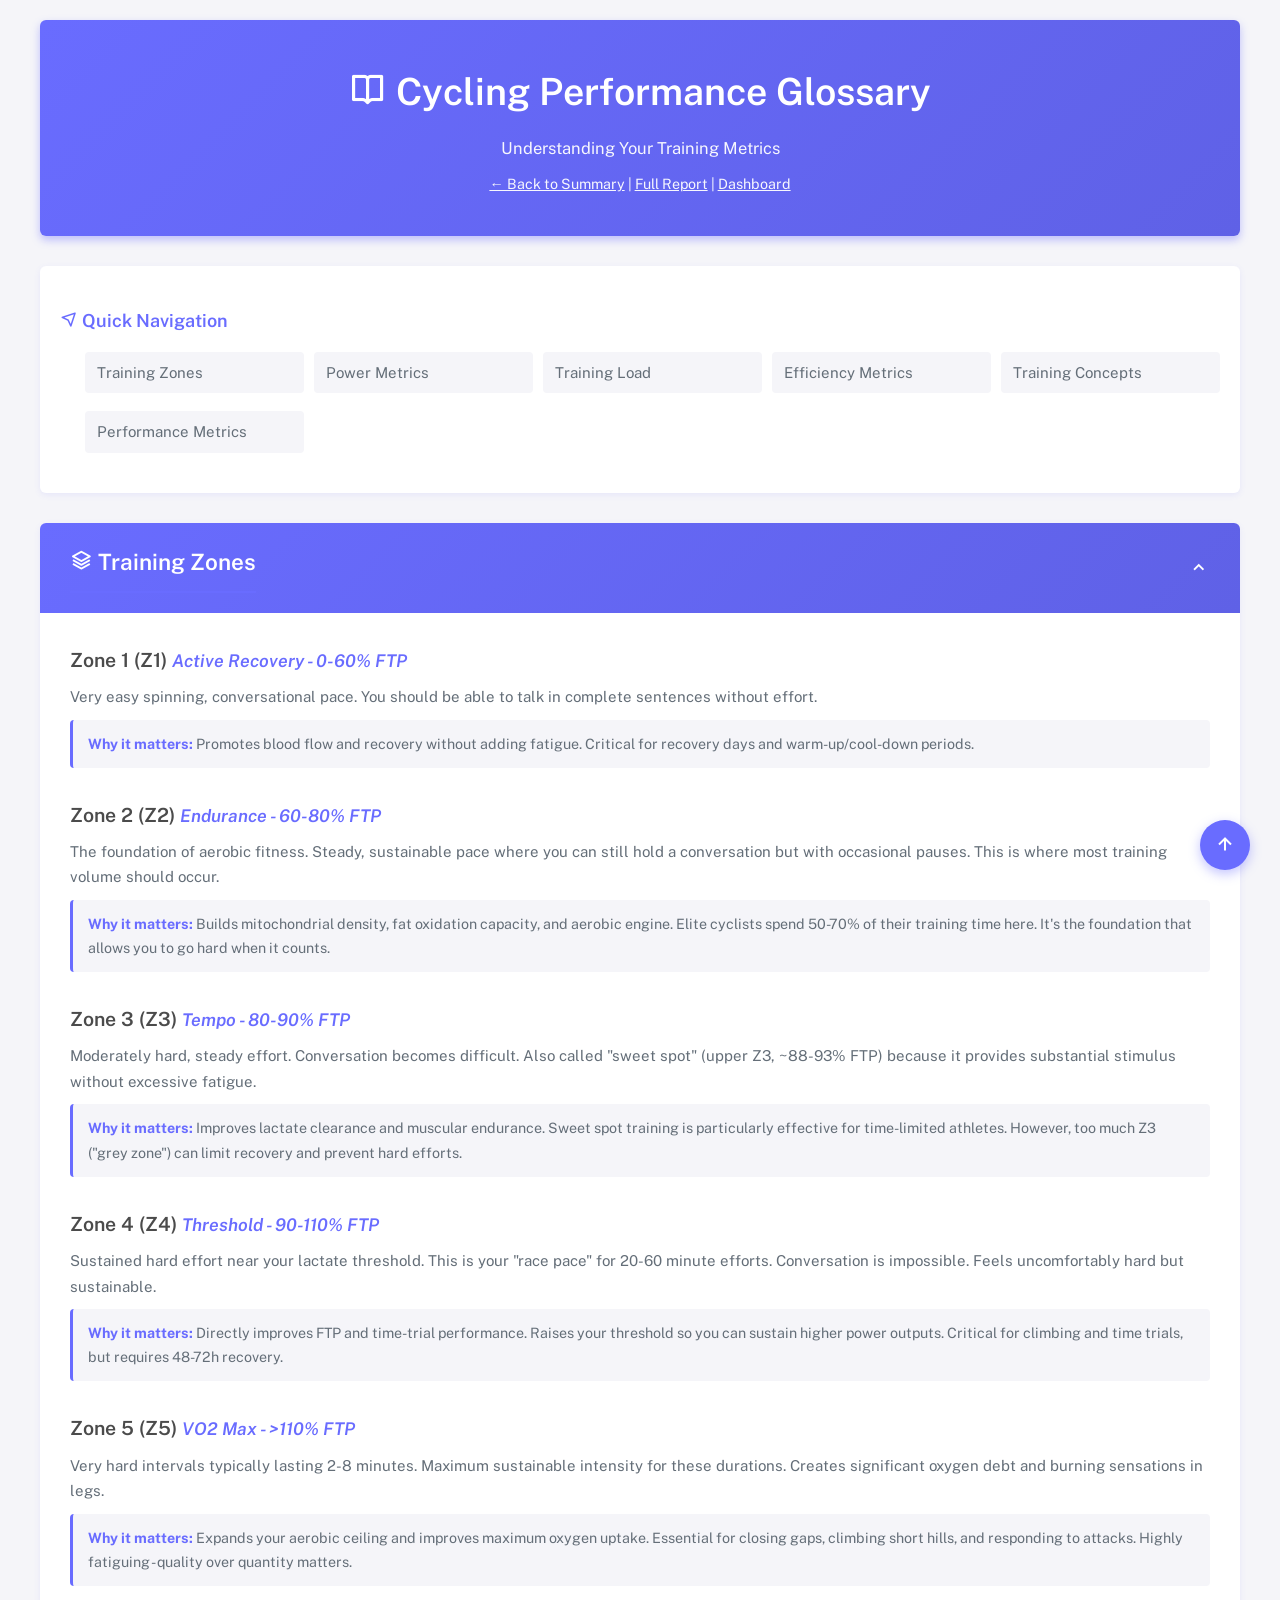
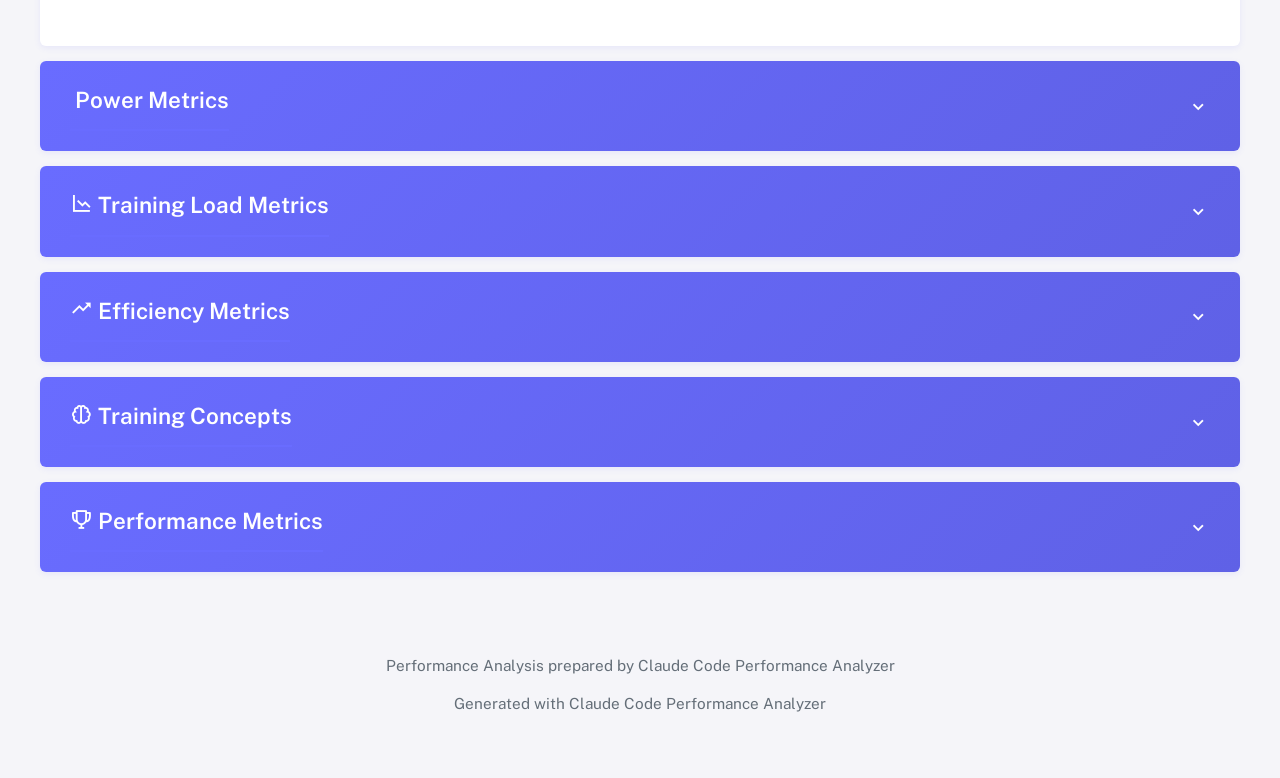
<file: glossary.html>
<!DOCTYPE html>
<html lang="en">
<head>
    <meta charset="UTF-8">
    <meta name="viewport" content="width=device-width, initial-scale=1.0">
    <title>Eduardo TP Rodrigues - Cycling Performance Glossary</title>
    <link rel="preconnect" href="https://fonts.googleapis.com">
    <link rel="preconnect" href="https://fonts.gstatic.com" crossorigin>
    <link href="https://fonts.googleapis.com/css2?family=Public+Sans:ital,wght@0,300;0,400;0,500;0,600;0,700;1,300;1,400;1,500;1,600;1,700&display=swap" rel="stylesheet">
    <link href='https://unpkg.com/boxicons@2.1.4/css/boxicons.min.css' rel='stylesheet'>
    <link rel="stylesheet" href="shared-styles.css">
    <style>
        .glossary-nav {
            background: white;
            padding: 20px;
            border-radius: 6px;
            margin-bottom: 30px;
            box-shadow: 0 2px 6px rgba(105, 108, 255, 0.1);
        }

        .glossary-nav h3 {
            color: #696cff;
            margin-bottom: 15px;
            font-size: 1.2em;
        }

        .glossary-nav ul {
            list-style: none;
            padding: 0;
            display: grid;
            grid-template-columns: repeat(auto-fit, minmax(200px, 1fr));
            gap: 10px;
        }

        .glossary-nav a {
            color: #646e78;
            text-decoration: none;
            padding: 8px 12px;
            background: #f5f5f9;
            border-radius: 4px;
            display: block;
            transition: all 0.2s;
        }

        .glossary-nav a:hover {
            background: #696cff;
            color: white;
        }

        .glossary-section {
            background: white;
            border-radius: 6px;
            margin-bottom: 15px;
            box-shadow: 0 2px 6px rgba(105, 108, 255, 0.1);
            overflow: hidden;
        }

        .accordion-header {
            background: linear-gradient(135deg, #696cff 0%, #5f61e6 100%);
            color: white;
            padding: 20px 30px;
            cursor: pointer;
            display: flex;
            justify-content: space-between;
            align-items: center;
            transition: all 0.3s;
            user-select: none;
        }

        .accordion-header:hover {
            background: linear-gradient(135deg, #5f61e6 0%, #5356cc 100%);
        }

        .accordion-header h2 {
            color: white;
            margin: 0;
            font-size: 1.5em;
            font-weight: 600;
        }

        .accordion-icon {
            font-size: 1.5em;
            transition: transform 0.3s;
        }

        .accordion-header.active .accordion-icon {
            transform: rotate(180deg);
        }

        .accordion-content {
            max-height: 0;
            overflow: hidden;
            transition: max-height 0.4s ease-out, padding 0.4s ease-out;
            padding: 0 30px;
        }

        .accordion-content.active {
            max-height: 5000px;
            padding: 30px;
            transition: max-height 0.5s ease-in, padding 0.3s ease-in;
        }

        .term {
            margin-bottom: 30px;
        }

        .term-name {
            font-size: 1.3em;
            font-weight: 600;
            color: #4b4b4b;
            margin-bottom: 8px;
        }

        .term-abbr {
            font-size: 0.9em;
            color: #696cff;
            font-style: italic;
        }

        .term-definition {
            margin-bottom: 10px;
            line-height: 1.7;
        }

        .term-why {
            background: #f5f5f9;
            padding: 12px 15px;
            border-left: 3px solid #696cff;
            border-radius: 4px;
            font-size: 0.95em;
        }

        .term-why strong {
            color: #696cff;
        }

        .back-to-top {
            position: fixed;
            bottom: 30px;
            right: 30px;
            background: #696cff;
            color: white;
            width: 50px;
            height: 50px;
            border-radius: 50%;
            display: flex;
            align-items: center;
            justify-content: center;
            text-decoration: none;
            font-size: 24px;
            box-shadow: 0 4px 12px rgba(105, 108, 255, 0.4);
            transition: all 0.3s;
        }

        .back-to-top:hover {
            background: #5f61e6;
            transform: translateY(-3px);
        }
    </style>
</head>
<body>
    <div class="container">
        <header>
            <h1><i class='bx bx-book-open'></i> Cycling Performance Glossary</h1>
            <div class="subtitle">Understanding Your Training Metrics</div>
            <div class="subtitle" style="margin-top: 10px; font-size: 0.95em;">
                <a href="index.html" style="color: white; text-decoration: underline;">← Back to Summary</a> |
                <a href="coaching_report.html" style="color: white; text-decoration: underline;">Full Report</a> |
                <a href="performance_dashboard.html" style="color: white; text-decoration: underline;">Dashboard</a>
            </div>
        </header>

        <!-- Quick Navigation -->
        <div class="glossary-nav">
            <h3><i class='bx bx-navigation'></i> Quick Navigation</h3>
            <ul>
                <li><a href="#zones">Training Zones</a></li>
                <li><a href="#power">Power Metrics</a></li>
                <li><a href="#load">Training Load</a></li>
                <li><a href="#efficiency">Efficiency Metrics</a></li>
                <li><a href="#training-concepts">Training Concepts</a></li>
                <li><a href="#performance">Performance Metrics</a></li>
            </ul>
        </div>

        <!-- Training Zones -->
        <div class="glossary-section" id="zones">
            <div class="accordion-header">
                <h2><i class='bx bx-layer'></i> Training Zones</h2>
                <i class='bx bx-chevron-down accordion-icon'></i>
            </div>
            <div class="accordion-content">
                <div class="term">
                <div class="term-name">Zone 1 (Z1) <span class="term-abbr">Active Recovery - 0-60% FTP</span></div>
                <div class="term-definition">
                    Very easy spinning, conversational pace. You should be able to talk in complete sentences without effort.
                </div>
                <div class="term-why">
                    <strong>Why it matters:</strong> Promotes blood flow and recovery without adding fatigue. Critical for recovery days and warm-up/cool-down periods.
                </div>
            </div>

            <div class="term">
                <div class="term-name">Zone 2 (Z2) <span class="term-abbr">Endurance - 60-80% FTP</span></div>
                <div class="term-definition">
                    The foundation of aerobic fitness. Steady, sustainable pace where you can still hold a conversation but with occasional pauses. This is where most training volume should occur.
                </div>
                <div class="term-why">
                    <strong>Why it matters:</strong> Builds mitochondrial density, fat oxidation capacity, and aerobic engine. Elite cyclists spend 50-70% of their training time here. It's the foundation that allows you to go hard when it counts.
                </div>
            </div>

            <div class="term">
                <div class="term-name">Zone 3 (Z3) <span class="term-abbr">Tempo - 80-90% FTP</span></div>
                <div class="term-definition">
                    Moderately hard, steady effort. Conversation becomes difficult. Also called "sweet spot" (upper Z3, ~88-93% FTP) because it provides substantial stimulus without excessive fatigue.
                </div>
                <div class="term-why">
                    <strong>Why it matters:</strong> Improves lactate clearance and muscular endurance. Sweet spot training is particularly effective for time-limited athletes. However, too much Z3 ("grey zone") can limit recovery and prevent hard efforts.
                </div>
            </div>

            <div class="term">
                <div class="term-name">Zone 4 (Z4) <span class="term-abbr">Threshold - 90-110% FTP</span></div>
                <div class="term-definition">
                    Sustained hard effort near your lactate threshold. This is your "race pace" for 20-60 minute efforts. Conversation is impossible. Feels uncomfortably hard but sustainable.
                </div>
                <div class="term-why">
                    <strong>Why it matters:</strong> Directly improves FTP and time-trial performance. Raises your threshold so you can sustain higher power outputs. Critical for climbing and time trials, but requires 48-72h recovery.
                </div>
            </div>

            <div class="term">
                <div class="term-name">Zone 5 (Z5) <span class="term-abbr">VO2 Max - >110% FTP</span></div>
                <div class="term-definition">
                    Very hard intervals typically lasting 2-8 minutes. Maximum sustainable intensity for these durations. Creates significant oxygen debt and burning sensations in legs.
                </div>
                <div class="term-why">
                    <strong>Why it matters:</strong> Expands your aerobic ceiling and improves maximum oxygen uptake. Essential for closing gaps, climbing short hills, and responding to attacks. Highly fatiguing - quality over quantity matters.
                </div>
            </div>
            </div>
        </div>

        <!-- Power Metrics -->
        <div class="glossary-section" id="power">
            <div class="accordion-header">
                <h2><i class='bx bx-battery-charging'></i> Power Metrics</h2>
                <i class='bx bx-chevron-down accordion-icon'></i>
            </div>
            <div class="accordion-content">
                <div class="term">
                <div class="term-name">FTP <span class="term-abbr">Functional Threshold Power</span></div>
                <div class="term-definition">
                    The maximum power you can sustain for approximately 60 minutes in a quasi-steady state. Measured in watts (W). Often expressed relative to body weight (W/kg) for climbing performance.
                </div>
                <div class="term-why">
                    <strong>Why it matters:</strong> The single most important cycling metric. It's the anchor for all training zones and the primary measure of aerobic fitness improvement. A higher FTP means you can ride faster and longer.
                </div>
            </div>

            <div class="term">
                <div class="term-name">W/kg <span class="term-abbr">Watts per Kilogram</span></div>
                <div class="term-definition">
                    Your power output divided by body weight. Example: 250W FTP ÷ 70kg = 3.57 W/kg.
                </div>
                <div class="term-why">
                    <strong>Why it matters:</strong> Predicts climbing performance better than absolute power. On steep climbs, you're fighting gravity, so power-to-weight ratio is everything. 4.0+ W/kg is competitive at local races; 5.0+ is Cat 1/2 level.
                </div>
            </div>

            <div class="term">
                <div class="term-name">NP <span class="term-abbr">Normalized Power</span></div>
                <div class="term-definition">
                    A weighted average power that accounts for the physiological cost of power variability. Reflects the "true" physiological stress better than simple average power.
                </div>
                <div class="term-why">
                    <strong>Why it matters:</strong> A ride with many surges can have the same average power as a steady ride but feel much harder. NP captures this difference and provides a more accurate measure of training stress.
                </div>
            </div>

            <div class="term">
                <div class="term-name">VI <span class="term-abbr">Variability Index</span></div>
                <div class="term-definition">
                    Ratio of Normalized Power to Average Power (NP ÷ AP). A perfectly steady ride has VI = 1.0. Higher values indicate more variable power output.
                </div>
                <div class="term-why">
                    <strong>Why it matters:</strong> Measures pacing discipline and efficiency. For endurance rides and time trials, aim for 1.02-1.10. High VI (>1.15) indicates poor pacing or highly variable terrain/efforts, which increases fatigue for the same average power.
                </div>
            </div>

            <div class="term">
                <div class="term-name">Power-Duration Curve <span class="term-abbr">PD Curve</span></div>
                <div class="term-definition">
                    Graph showing your best power outputs across different durations (5s, 1min, 5min, 20min, 60min). Reveals your physiological phenotype.
                </div>
                <div class="term-why">
                    <strong>Why it matters:</strong> Identifies your strengths and limiters. Are you a sprinter (strong at 5-15s)? Time trialist (strong at 20-60min)? Climber (high W/kg at 5-20min)? Guides training focus and race tactics.
                </div>
            </div>
            </div>
        </div>

        <!-- Training Load -->
        <div class="glossary-section" id="load">
            <div class="accordion-header">
                <h2><i class='bx bx-line-chart-down'></i> Training Load Metrics</h2>
                <i class='bx bx-chevron-down accordion-icon'></i>
            </div>
            <div class="accordion-content">
                <div class="term">
                <div class="term-name">TSS <span class="term-abbr">Training Stress Score</span></div>
                <div class="term-definition">
                    Quantifies training stress from a single workout based on intensity and duration. 100 TSS = 1 hour at FTP. A 2-hour endurance ride at 70% FTP = ~100 TSS. A hard 90-minute ride might be 120-150 TSS.
                </div>
                <div class="term-why">
                    <strong>Why it matters:</strong> Allows you to quantify and track training load objectively. Helps prevent overtraining (too much TSS too fast) and undertraining (insufficient stimulus). Aim for 300-600 TSS/week depending on fitness level.
                </div>
            </div>

            <div class="term">
                <div class="term-name">CTL <span class="term-abbr">Chronic Training Load</span></div>
                <div class="term-definition">
                    Your fitness level, calculated as a 42-day rolling average of daily TSS. Also called "fitness" in TrainingPeaks. Measured in TSS/day.
                </div>
                <div class="term-why">
                    <strong>Why it matters:</strong> Tracks your long-term fitness trajectory. Rising CTL means you're building fitness. Dropping CTL means detraining. Competitive cyclists maintain CTL of 80-120 TSS/day. Build CTL gradually (5-8 points per week max).
                </div>
            </div>

            <div class="term">
                <div class="term-name">ATL <span class="term-abbr">Acute Training Load</span></div>
                <div class="term-definition">
                    Your fatigue level, calculated as a 7-day rolling average of daily TSS. Also called "fatigue." Measures recent training stress that hasn't been absorbed yet.
                </div>
                <div class="term-why">
                    <strong>Why it matters:</strong> High ATL relative to CTL means you're accumulating fatigue faster than building fitness. Used to plan recovery weeks. When ATL is much higher than CTL, performance suffers but adaptations are occurring.
                </div>
            </div>

            <div class="term">
                <div class="term-name">TSB <span class="term-abbr">Training Stress Balance</span></div>
                <div class="term-definition">
                    Your freshness/readiness level, calculated as CTL - ATL. Also called "form." Positive TSB = fresh. Negative TSB = fatigued. Zero TSB = balanced.
                </div>
                <div class="term-why">
                    <strong>Why it matters:</strong> Predicts race readiness. Optimal TSB for racing: -5 to +5 (slightly fresh). TSB < -20 indicates high overtraining risk. TSB > +10 means you're losing fitness (detraining). Use TSB to time your taper before key events.
                </div>
            </div>

            <div class="term">
                <div class="term-name">ACWR <span class="term-abbr">Acute:Chronic Workload Ratio</span></div>
                <div class="term-definition">
                    Ratio of recent training load (7 days) to long-term training load (28 days). Optimal range: 0.8-1.3.
                </div>
                <div class="term-why">
                    <strong>Why it matters:</strong> Injury and illness risk increases sharply when ACWR exceeds 1.5 (ramping volume too quickly). Staying in the 0.8-1.3 range minimizes injury risk while allowing progressive overload.
                </div>
            </div>
            </div>
        </div>

        <!-- Efficiency Metrics -->
        <div class="glossary-section" id="efficiency">
            <div class="accordion-header">
                <h2><i class='bx bx-trending-up'></i> Efficiency Metrics</h2>
                <i class='bx bx-chevron-down accordion-icon'></i>
            </div>
            <div class="accordion-content">
                <div class="term">
                <div class="term-name">EF <span class="term-abbr">Efficiency Factor</span></div>
                <div class="term-definition">
                    Ratio of Normalized Power to average heart rate (NP ÷ HR). Example: 200W NP at 140 bpm = EF of 1.43.
                </div>
                <div class="term-why">
                    <strong>Why it matters:</strong> Rising EF over time indicates improved aerobic efficiency - you're producing more power for the same heart rate (or the same power at lower heart rate). Track EF on steady Z2 rides to monitor base fitness improvements.
                </div>
            </div>

            <div class="term">
                <div class="term-name">Pa:HR Decoupling <span class="term-abbr">Power-to-Heart Rate Decoupling</span></div>
                <div class="term-definition">
                    Compares the ratio of power to heart rate in the first half vs. second half of a steady ride. Calculated as: [(NP/HR)2nd half ÷ (NP/HR)1st half - 1] × 100%.
                </div>
                <div class="term-why">
                    <strong>Why it matters:</strong> Decoupling < 5% on rides ≥2 hours indicates strong aerobic base and good endurance. Higher decoupling suggests aerobic system weakness, dehydration, or inadequate fueling. Champions show minimal decoupling even on 4-5 hour rides.
                </div>
            </div>

            <div class="term">
                <div class="term-name">TTE <span class="term-abbr">Time to Exhaustion at FTP</span></div>
                <div class="term-definition">
                    How long you can sustain FTP before failure. Well-trained cyclists can hold FTP for 35-50 minutes. Less trained: 20-30 minutes.
                </div>
                <div class="term-why">
                    <strong>Why it matters:</strong> TTE is a key limiter for time trials and climbing. You might have decent FTP but poor TTE, meaning you can't utilize your FTP fully in races. Improved through threshold intervals and tempo-over-distance work.
                </div>
            </div>

            <div class="term">
                <div class="term-name">Durability</div>
                <div class="term-definition">
                    Your ability to maintain power output late in long rides. Measured by comparing power in final hour vs. first hour of 3+ hour rides.
                </div>
                <div class="term-why">
                    <strong>Why it matters:</strong> Races are often decided in the final hour when fatigue is high. Poor durability means your effective FTP drops 20-30% late in rides. Improved through long Z2 rides with "finishers" (hard efforts in final 30-60 min).
                </div>
            </div>
            </div>
        </div>

        <!-- Training Concepts -->
        <div class="glossary-section" id="training-concepts">
            <div class="accordion-header">
                <h2><i class='bx bx-brain'></i> Training Concepts</h2>
                <i class='bx bx-chevron-down accordion-icon'></i>
            </div>
            <div class="accordion-content">
                <div class="term">
                <div class="term-name">Polarized Training</div>
                <div class="term-definition">
                    Intensity distribution where ~80% of training time is easy (Z1-Z2) and ~20% is hard (Z4-Z5+), with minimal time in Z3. Creates a "polarized" distribution with two distinct intensity peaks.
                </div>
                <div class="term-why">
                    <strong>Why it matters:</strong> The approach used by most elite endurance athletes. Allows high total volume while maintaining quality in hard sessions. Going easy enough on easy days enables going hard enough on hard days. Reduces injury/burnout risk.
                </div>
            </div>

            <div class="term">
                <div class="term-name">Pyramidal Training</div>
                <div class="term-definition">
                    Intensity distribution with most time in Z2, moderate time in Z3/Z4, and small amount in Z5. Forms a pyramid shape when graphed. Example: 70% Z2, 20% Z3/Z4, 10% Z5.
                </div>
                <div class="term-why">
                    <strong>Why it matters:</strong> Common among masters/time-limited athletes. More sustainable than threshold-heavy training. Good for building base fitness and maintaining consistency. Less risky than polarized for recovery-limited athletes.
                </div>
            </div>

            <div class="term">
                <div class="term-name">Threshold Training</div>
                <div class="term-definition">
                    Heavy focus on Z3-Z4 work (tempo and threshold). Typically 40-50% of training time at moderate-high intensity.
                </div>
                <div class="term-why">
                    <strong>Why it matters:</strong> Can rapidly improve FTP in short training blocks (4-8 weeks). However, high injury/burnout risk with prolonged use. Best for short-term FTP gains before events, not year-round. Requires excellent recovery practices.
                </div>
            </div>

            <div class="term">
                <div class="term-name">Periodization</div>
                <div class="term-definition">
                    Systematic planning of training into phases (macrocycle, mesocycle, microcycle) with specific goals. Typically: Base → Build → Peak → Recovery → Race.
                </div>
                <div class="term-why">
                    <strong>Why it matters:</strong> You can't be in peak form year-round. Periodization prevents plateaus, reduces injury risk, and ensures you're fresh for key events. Each phase has specific volume/intensity targets that build upon previous phases.
                </div>
            </div>

            <div class="term">
                <div class="term-name">Deload Week</div>
                <div class="term-definition">
                    Planned recovery week with 40-60% reduction in training volume/intensity. Typically every 3-4 weeks. Maintains frequency but reduces duration and intensity.
                </div>
                <div class="term-why">
                    <strong>Why it matters:</strong> Adaptations occur during recovery, not during training. Deload weeks allow your body to absorb the previous weeks' training stress, convert it to fitness, and prepare for the next training block. Skipping deloads leads to cumulative fatigue.
                </div>
            </div>

            <div class="term">
                <div class="term-name">Progressive Overload</div>
                <div class="term-definition">
                    Gradually increasing training stress over time through higher volume, intensity, or frequency. Typically increase weekly TSS by 5-10% when building fitness.
                </div>
                <div class="term-why">
                    <strong>Why it matters:</strong> Your body adapts to current training loads. To improve, you must gradually increase stress. Too fast = injury/overtraining. Too slow = plateau. The 5-10% rule balances adaptation stimulus with recovery capacity.
                </div>
            </div>
            </div>
        </div>

        <!-- Performance Metrics -->
        <div class="glossary-section" id="performance">
            <div class="accordion-header">
                <h2><i class='bx bx-trophy'></i> Performance Metrics</h2>
                <i class='bx bx-chevron-down accordion-icon'></i>
            </div>
            <div class="accordion-content">
                <div class="term">
                <div class="term-name">VO2 Max</div>
                <div class="term-definition">
                    Maximum rate at which your body can consume oxygen during maximal exercise. Measured in ml/kg/min. Elite cyclists: 70-85 ml/kg/min. Recreational: 40-55 ml/kg/min.
                </div>
                <div class="term-why">
                    <strong>Why it matters:</strong> Sets your aerobic ceiling - the upper limit of your endurance capacity. While partly genetic, it's trainable through high-intensity intervals (Z5+). Higher VO2 max enables higher sustainable power outputs.
                </div>
            </div>

            <div class="term">
                <div class="term-name">Lactate Threshold</div>
                <div class="term-definition">
                    The exercise intensity where lactate begins accumulating faster than it can be cleared. Closely related to FTP. The primary limiter for sustained efforts.
                </div>
                <div class="term-why">
                    <strong>Why it matters:</strong> You can ride just below threshold for hours, but minutes above it. Raising your threshold (via Z3-Z4 training) allows higher sustainable speeds. It's the single most trainable aspect of endurance performance.
                </div>
            </div>

            <div class="term">
                <div class="term-name">Consistency Score</div>
                <div class="term-definition">
                    Percentage of planned training sessions completed. Can also measure week-to-week volume variability. High consistency: >85% sessions completed, low weekly TSS variation.
                </div>
                <div class="term-why">
                    <strong>Why it matters:</strong> Consistency beats intensity. Missing sessions creates fitness gaps. Erratic volume (big weeks followed by nothing) prevents adaptation. Aim for 4-6 rides/week year-round rather than sporadic blocks of high volume.
                </div>
            </div>

            <div class="term">
                <div class="term-name">Cadence</div>
                <div class="term-definition">
                    Pedal revolutions per minute (rpm). Optimal cadence varies by rider but typically 85-95 rpm for endurance, 95-105 rpm for climbing, 75-85 rpm for time trials.
                </div>
                <div class="term-why">
                    <strong>Why it matters:</strong> Cadence affects muscular vs. cardiovascular stress. Very low cadence (<70 rpm) increases muscular fatigue and injury risk. Very high cadence (>110 rpm) is cardiovascularly demanding. Find your optimal cadence where power feels sustainable.
                </div>
            </div>
            </div>
        </div>

        <footer>
            <p>Performance Analysis prepared by Claude Code Performance Analyzer</p>
            <p style="margin-top: 10px;">Generated with Claude Code Performance Analyzer</p>
        </footer>
    </div>

    <a href="#" class="back-to-top" aria-label="Back to top">
        <i class='bx bx-up-arrow-alt'></i>
    </a>

    <script>
        // Accordion functionality
        document.addEventListener('DOMContentLoaded', function() {
            const accordionHeaders = document.querySelectorAll('.accordion-header');

            // Function to open a specific section
            function openSection(sectionId) {
                const section = document.getElementById(sectionId);
                if (section) {
                    const header = section.querySelector('.accordion-header');
                    const content = section.querySelector('.accordion-content');

                    if (header && content && !header.classList.contains('active')) {
                        header.classList.add('active');
                        content.classList.add('active');
                    }
                }
            }

            // Add click event to each accordion header
            accordionHeaders.forEach(header => {
                header.addEventListener('click', function() {
                    // Toggle active class on header
                    this.classList.toggle('active');

                    // Get the content div (next sibling)
                    const content = this.nextElementSibling;

                    // Toggle active class on content
                    content.classList.toggle('active');
                });
            });

            // Handle navigation links
            const navLinks = document.querySelectorAll('.glossary-nav a');
            navLinks.forEach(link => {
                link.addEventListener('click', function(e) {
                    e.preventDefault();

                    // Get the target section ID from href
                    const targetId = this.getAttribute('href').substring(1);

                    // Open the target section
                    openSection(targetId);

                    // Scroll to the section
                    const targetSection = document.getElementById(targetId);
                    if (targetSection) {
                        setTimeout(() => {
                            targetSection.scrollIntoView({ behavior: 'smooth', block: 'start' });
                        }, 100);
                    }
                });
            });

            // Optional: Open first section by default
            if (accordionHeaders.length > 0) {
                accordionHeaders[0].classList.add('active');
                accordionHeaders[0].nextElementSibling.classList.add('active');
            }
        });
    </script>
</body>
</html>
</file>
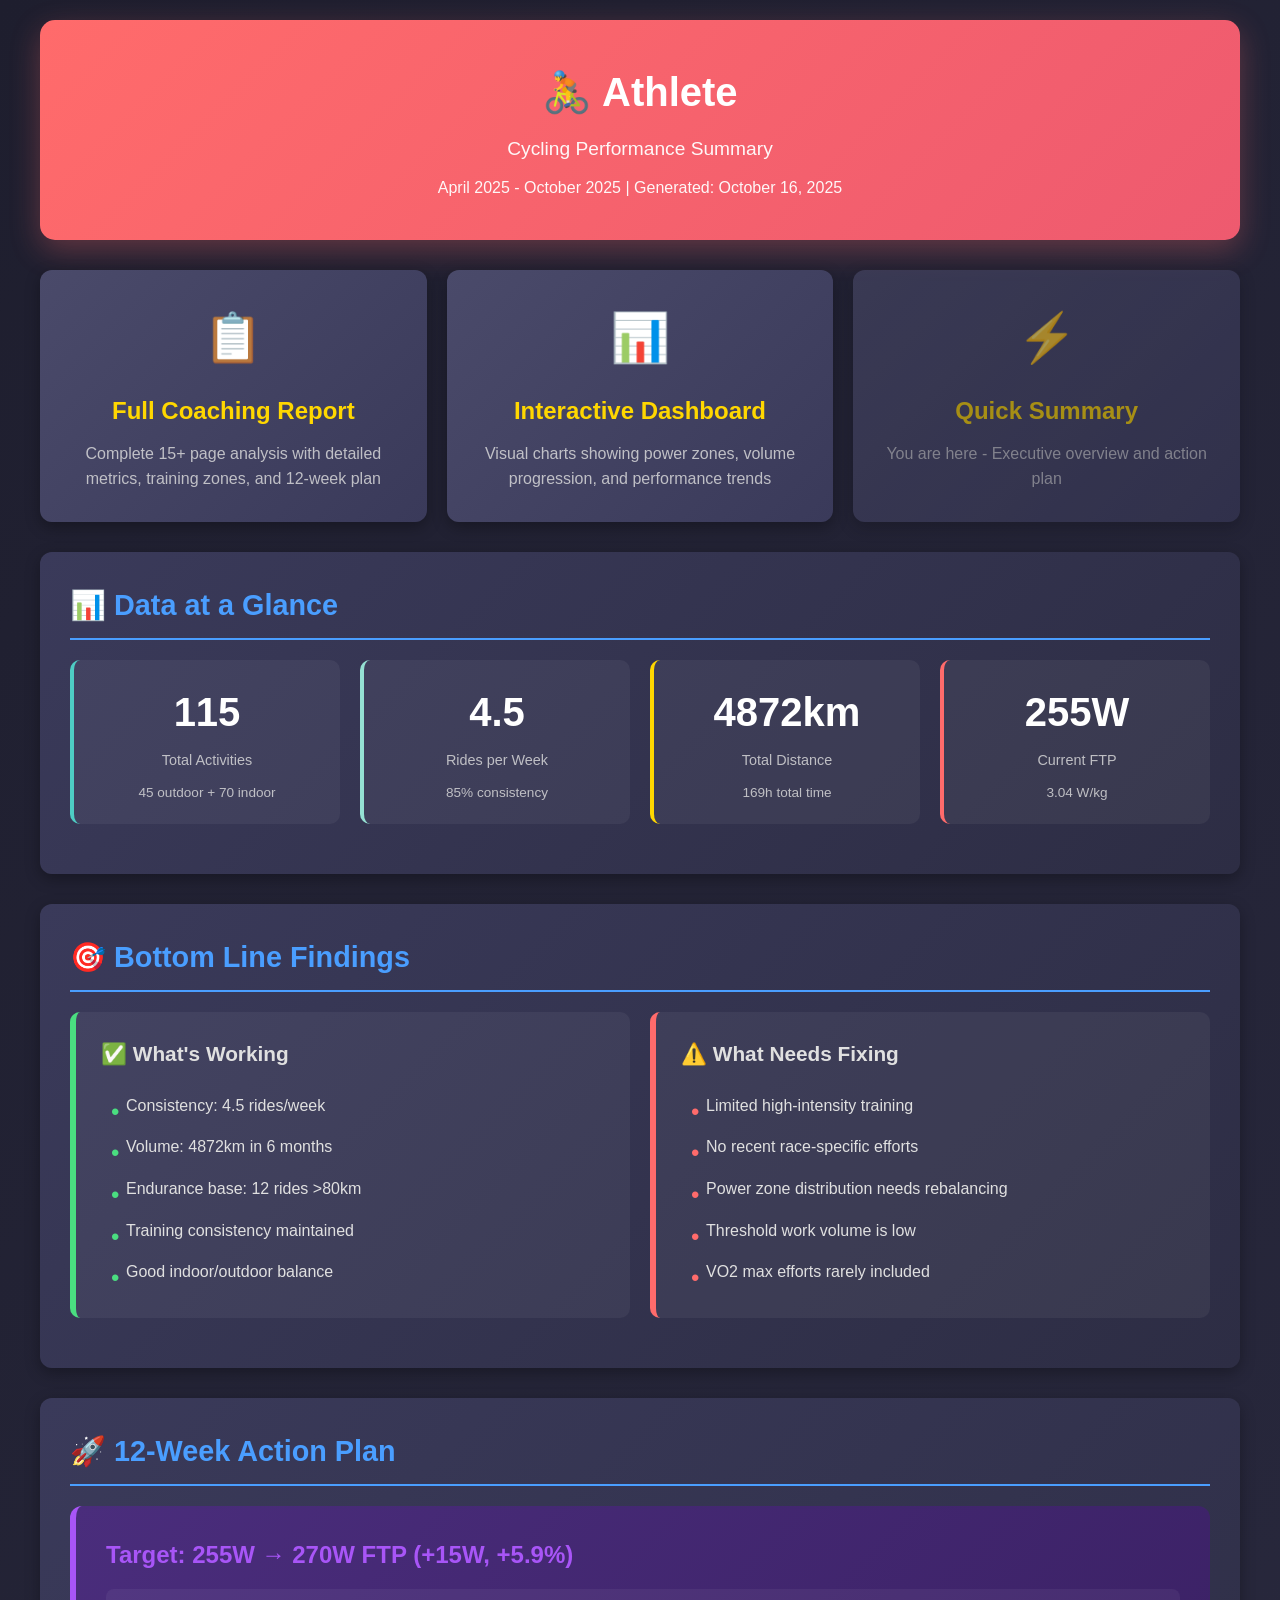
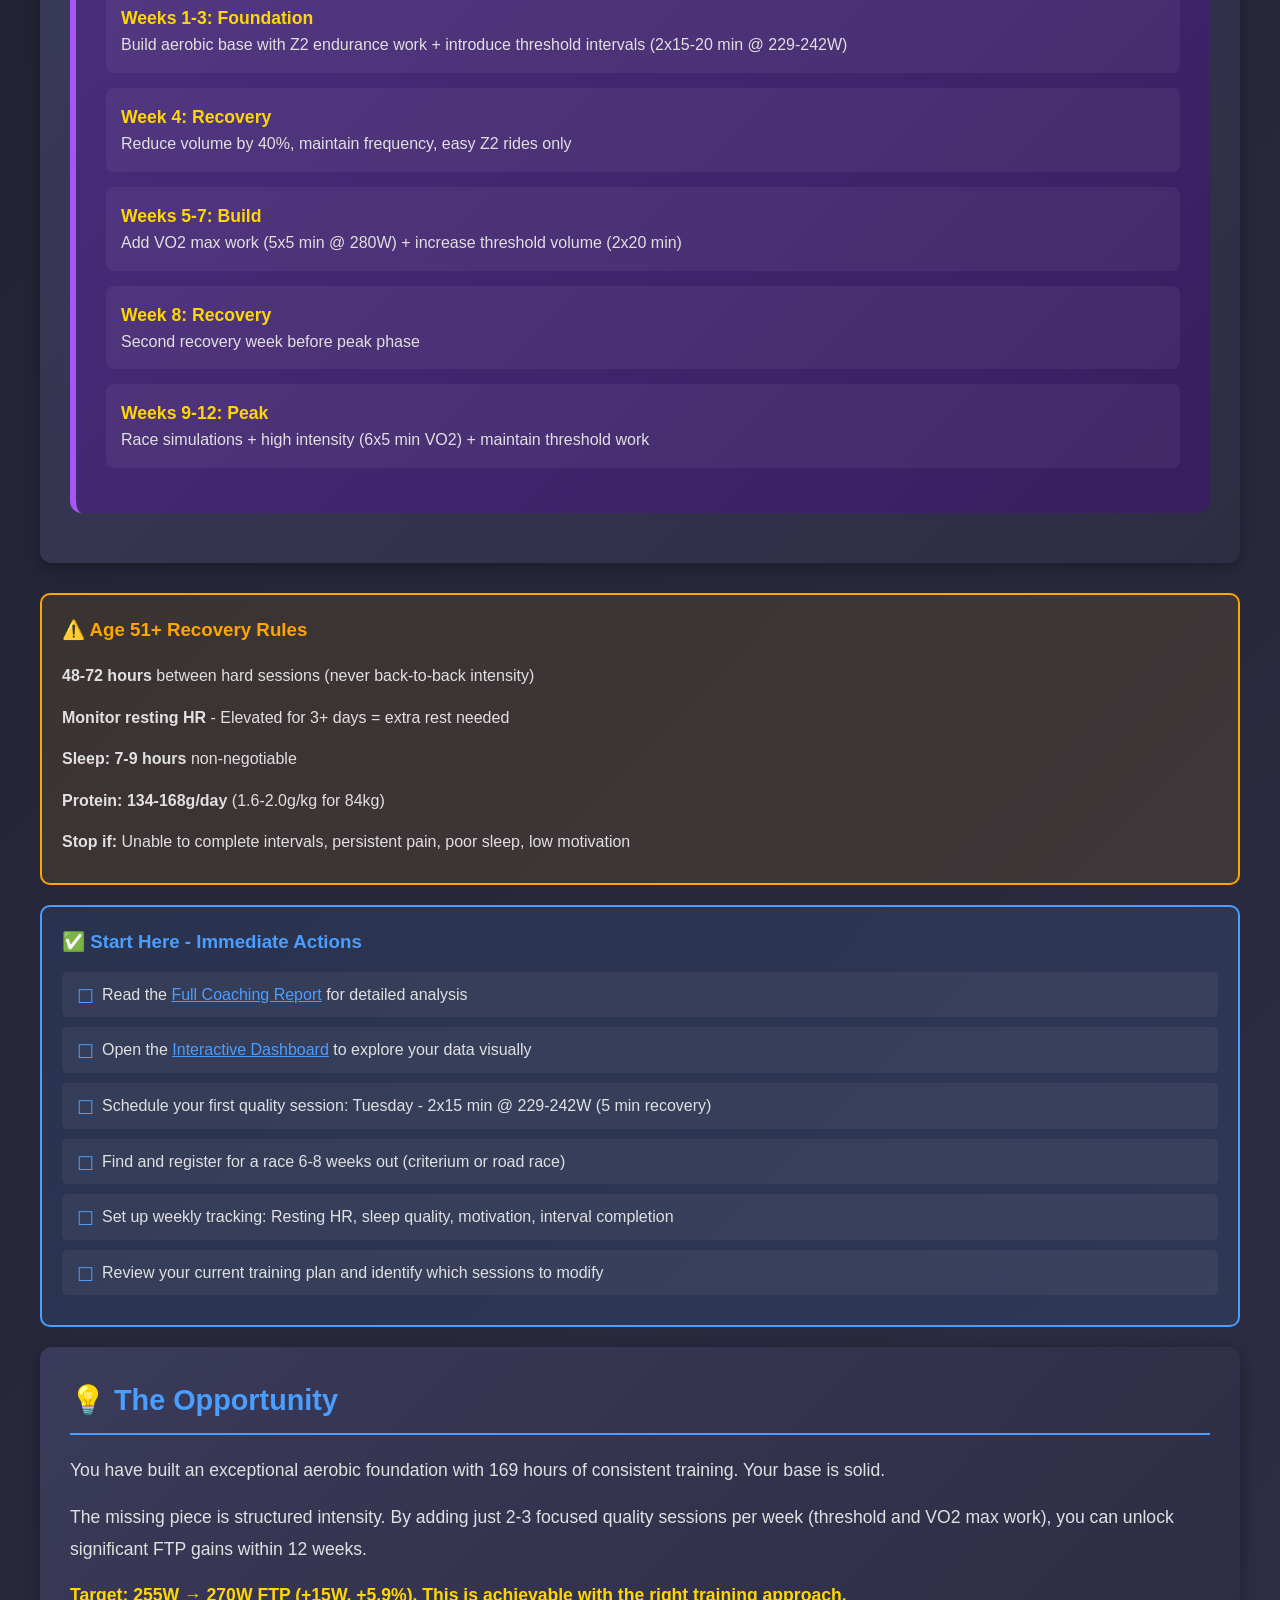
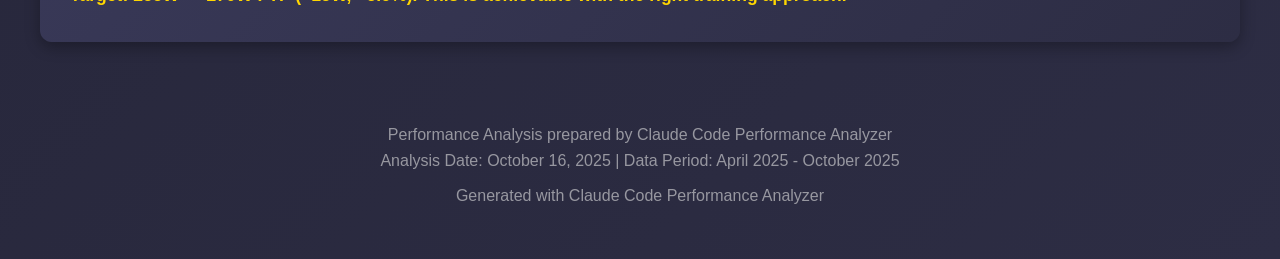
<file: quick_summary.html>
<!DOCTYPE html>
<html lang="en">
<head>
    <meta charset="UTF-8">
    <meta name="viewport" content="width=device-width, initial-scale=1.0">
    <title>Athlete - Performance Summary</title>
    <style>
        * {
            margin: 0;
            padding: 0;
            box-sizing: border-box;
        }

        body {
            font-family: 'Segoe UI', Tahoma, Geneva, Verdana, sans-serif;
            background: linear-gradient(135deg, #1e1e2e 0%, #2d2d44 100%);
            color: #e0e0e0;
            padding: 20px;
            line-height: 1.6;
        }

        .container {
            max-width: 1200px;
            margin: 0 auto;
        }

        header {
            background: linear-gradient(135deg, #ff6b6b 0%, #ee5a6f 100%);
            padding: 40px;
            border-radius: 15px;
            margin-bottom: 30px;
            box-shadow: 0 10px 30px rgba(255, 107, 107, 0.3);
            text-align: center;
        }

        h1 {
            font-size: 2.5em;
            margin-bottom: 10px;
            color: white;
        }

        .subtitle {
            font-size: 1.2em;
            opacity: 0.95;
            color: white;
        }

        .nav-cards {
            display: grid;
            grid-template-columns: repeat(auto-fit, minmax(300px, 1fr));
            gap: 20px;
            margin-bottom: 30px;
        }

        .nav-card {
            background: linear-gradient(135deg, #4a4a6a 0%, #3a3a5a 100%);
            padding: 30px;
            border-radius: 12px;
            box-shadow: 0 5px 15px rgba(0, 0, 0, 0.3);
            text-align: center;
            transition: transform 0.2s, box-shadow 0.2s;
            cursor: pointer;
            text-decoration: none;
            color: inherit;
            display: block;
        }

        .nav-card:hover {
            transform: translateY(-5px);
            box-shadow: 0 10px 25px rgba(0, 0, 0, 0.5);
        }

        .nav-card .icon {
            font-size: 3em;
            margin-bottom: 15px;
        }

        .nav-card h2 {
            font-size: 1.5em;
            margin-bottom: 10px;
            color: #ffd700;
        }

        .nav-card p {
            font-size: 1em;
            opacity: 0.8;
        }

        .section {
            background: linear-gradient(135deg, #3a3a5a 0%, #2d2d44 100%);
            padding: 30px;
            border-radius: 12px;
            margin-bottom: 30px;
            box-shadow: 0 5px 15px rgba(0, 0, 0, 0.3);
        }

        .section h2 {
            font-size: 1.8em;
            color: #4a9eff;
            border-bottom: 2px solid #4a9eff;
            padding-bottom: 10px;
            margin-bottom: 20px;
        }

        .stats-grid {
            display: grid;
            grid-template-columns: repeat(auto-fit, minmax(200px, 1fr));
            gap: 20px;
            margin: 20px 0;
        }

        .stat-box {
            background: rgba(255, 255, 255, 0.05);
            padding: 20px;
            border-radius: 10px;
            border-left: 4px solid;
            text-align: center;
        }

        .stat-box.activities { border-left-color: #4ecdc4; }
        .stat-box.consistency { border-left-color: #95e1d3; }
        .stat-box.volume { border-left-color: #ffd700; }
        .stat-box.power { border-left-color: #ff6b6b; }

        .stat-value {
            font-size: 2.5em;
            font-weight: bold;
            color: #ffffff;
            margin-bottom: 5px;
        }

        .stat-label {
            font-size: 0.9em;
            opacity: 0.8;
        }

        .findings {
            display: grid;
            grid-template-columns: repeat(auto-fit, minmax(350px, 1fr));
            gap: 20px;
            margin: 20px 0;
        }

        .finding-box {
            background: rgba(255, 255, 255, 0.05);
            padding: 25px;
            border-radius: 10px;
            border-left: 6px solid;
        }

        .finding-box.strengths { border-left-color: #4ade80; }
        .finding-box.gaps { border-left-color: #ff6b6b; }

        .finding-box h3 {
            font-size: 1.3em;
            margin-bottom: 15px;
            display: flex;
            align-items: center;
            gap: 10px;
        }

        .finding-box ul {
            list-style: none;
            padding: 0;
        }

        .finding-box li {
            padding: 8px 0;
            padding-left: 25px;
            position: relative;
        }

        .finding-box li:before {
            content: "•";
            position: absolute;
            left: 10px;
            font-size: 1.5em;
        }

        .finding-box.strengths li:before {
            color: #4ade80;
        }

        .finding-box.gaps li:before {
            color: #ff6b6b;
        }

        .action-plan {
            background: linear-gradient(135deg, #4a2d7c 0%, #371e5f 100%);
            padding: 30px;
            border-radius: 12px;
            border-left: 6px solid #a855f7;
            margin: 20px 0;
        }

        .action-plan h3 {
            font-size: 1.5em;
            color: #a855f7;
            margin-bottom: 15px;
        }

        .action-item {
            background: rgba(255, 255, 255, 0.05);
            padding: 15px;
            border-radius: 8px;
            margin-bottom: 15px;
        }

        .action-item strong {
            color: #ffd700;
            font-size: 1.1em;
        }

        .recovery-box {
            background: rgba(255, 165, 0, 0.1);
            border: 2px solid #ffa500;
            padding: 20px;
            border-radius: 10px;
            margin: 20px 0;
        }

        .recovery-box h3 {
            color: #ffa500;
            margin-bottom: 10px;
        }

        .checklist {
            background: rgba(74, 158, 255, 0.1);
            border: 2px solid #4a9eff;
            padding: 20px;
            border-radius: 10px;
            margin: 20px 0;
        }

        .checklist h3 {
            color: #4a9eff;
            margin-bottom: 15px;
        }

        .checklist ul {
            list-style: none;
            padding: 0;
        }

        .checklist li {
            padding: 10px;
            margin-bottom: 10px;
            background: rgba(255, 255, 255, 0.05);
            border-radius: 5px;
            padding-left: 40px;
            position: relative;
        }

        .checklist li:before {
            content: "☐";
            position: absolute;
            left: 15px;
            font-size: 1.2em;
            color: #4a9eff;
        }

        footer {
            text-align: center;
            padding: 30px;
            opacity: 0.6;
            margin-top: 50px;
        }

        @media (max-width: 768px) {
            h1 {
                font-size: 1.8em;
            }
            .nav-cards {
                grid-template-columns: 1fr;
            }
        }
    </style>
</head>
<body>
    <div class="container">
        <header>
            <h1>🚴 Athlete</h1>
            <div class="subtitle">Cycling Performance Summary</div>
            <div class="subtitle" style="margin-top: 10px; font-size: 1em;">April 2025 - October 2025 | Generated: October 16, 2025</div>
        </header>

        <!-- Navigation Cards -->
        <div class="nav-cards">
            <a href="coaching_report.html" class="nav-card">
                <div class="icon">📋</div>
                <h2>Full Coaching Report</h2>
                <p>Complete 15+ page analysis with detailed metrics, training zones, and 12-week plan</p>
            </a>
            <a href="performance_dashboard.html" class="nav-card">
                <div class="icon">📊</div>
                <h2>Interactive Dashboard</h2>
                <p>Visual charts showing power zones, volume progression, and performance trends</p>
            </a>
            <a href="#summary" class="nav-card" style="pointer-events: none; opacity: 0.6;">
                <div class="icon">⚡</div>
                <h2>Quick Summary</h2>
                <p>You are here - Executive overview and action plan</p>
            </a>
        </div>

        <!-- Data at a Glance -->
        <div class="section" id="summary">
            <h2>📊 Data at a Glance</h2>
            <div class="stats-grid">
                <div class="stat-box activities">
                    <div class="stat-value">115</div>
                    <div class="stat-label">Total Activities</div>
                    <div class="stat-label" style="margin-top: 10px; font-size: 0.85em;">45 outdoor + 70 indoor</div>
                </div>
                <div class="stat-box consistency">
                    <div class="stat-value">4.5</div>
                    <div class="stat-label">Rides per Week</div>
                    <div class="stat-label" style="margin-top: 10px; font-size: 0.85em;">85% consistency</div>
                </div>
                <div class="stat-box volume">
                    <div class="stat-value">4872km</div>
                    <div class="stat-label">Total Distance</div>
                    <div class="stat-label" style="margin-top: 10px; font-size: 0.85em;">169h total time</div>
                </div>
                <div class="stat-box power">
                    <div class="stat-value">255W</div>
                    <div class="stat-label">Current FTP</div>
                    <div class="stat-label" style="margin-top: 10px; font-size: 0.85em;">3.04 W/kg</div>
                </div>
            </div>
        </div>

        <!-- Key Findings -->
        <div class="section">
            <h2>🎯 Bottom Line Findings</h2>
            <div class="findings">
                <div class="finding-box strengths">
                    <h3>✅ What's Working</h3>
                    <ul>
                        <li>Consistency: 4.5 rides/week</li>
                        <li>Volume: 4872km in 6 months</li>
                        <li>Endurance base: 12 rides >80km</li>
                        <li>Training consistency maintained</li>
                        <li>Good indoor/outdoor balance</li>
                    </ul>
                </div>
                <div class="finding-box gaps">
                    <h3>⚠️ What Needs Fixing</h3>
                    <ul>
                        <li>Limited high-intensity training</li>
                        <li>No recent race-specific efforts</li>
                        <li>Power zone distribution needs rebalancing</li>
                        <li>Threshold work volume is low</li>
                        <li>VO2 max efforts rarely included</li>
                    </ul>
                </div>
            </div>
        </div>

        <!-- 12-Week Action Plan -->
        <div class="section">
            <h2>🚀 12-Week Action Plan</h2>
            <div class="action-plan">
                <h3>Target: 255W → 270W FTP (+15W, +5.9%)</h3>

                <div class="action-item">
                    <strong>Weeks 1-3: Foundation</strong><br>
                    Build aerobic base with Z2 endurance work + introduce threshold intervals (2x15-20 min @ 229-242W)
                </div>

                <div class="action-item">
                    <strong>Week 4: Recovery</strong><br>
                    Reduce volume by 40%, maintain frequency, easy Z2 rides only
                </div>

                <div class="action-item">
                    <strong>Weeks 5-7: Build</strong><br>
                    Add VO2 max work (5x5 min @ 280W) + increase threshold volume (2x20 min)
                </div>

                <div class="action-item">
                    <strong>Week 8: Recovery</strong><br>
                    Second recovery week before peak phase
                </div>

                <div class="action-item">
                    <strong>Weeks 9-12: Peak</strong><br>
                    Race simulations + high intensity (6x5 min VO2) + maintain threshold work
                </div>
            </div>
        </div>

        <!-- Age 50+ Recovery -->
        <div class="recovery-box">
            <h3>⚠️ Age 51+ Recovery Rules</h3>
            <ul style="list-style: none; padding: 0;">
                <li style="padding: 8px 0;"><strong>48-72 hours</strong> between hard sessions (never back-to-back intensity)</li>
                <li style="padding: 8px 0;"><strong>Monitor resting HR</strong> - Elevated for 3+ days = extra rest needed</li>
                <li style="padding: 8px 0;"><strong>Sleep: 7-9 hours</strong> non-negotiable</li>
                <li style="padding: 8px 0;"><strong>Protein: 134-168g/day</strong> (1.6-2.0g/kg for 84kg)</li>
                <li style="padding: 8px 0;"><strong>Stop if:</strong> Unable to complete intervals, persistent pain, poor sleep, low motivation</li>
            </ul>
        </div>

        <!-- Start Here Checklist -->
        <div class="checklist">
            <h3>✅ Start Here - Immediate Actions</h3>
            <ul>
                <li>Read the <a href="coaching_report.html" style="color: #4a9eff; text-decoration: underline;">Full Coaching Report</a> for detailed analysis</li>
                <li>Open the <a href="performance_dashboard.html" style="color: #4a9eff; text-decoration: underline;">Interactive Dashboard</a> to explore your data visually</li>
                <li>Schedule your first quality session: Tuesday - 2x15 min @ 229-242W (5 min recovery)</li>
                <li>Find and register for a race 6-8 weeks out (criterium or road race)</li>
                <li>Set up weekly tracking: Resting HR, sleep quality, motivation, interval completion</li>
                <li>Review your current training plan and identify which sessions to modify</li>
            </ul>
        </div>

        <!-- The Opportunity -->
        <div class="section">
            <h2>💡 The Opportunity</h2>
            <p style="font-size: 1.1em; line-height: 1.8; margin-bottom: 15px;">
                You have built an exceptional aerobic foundation with 169 hours of consistent training. Your base is solid.
            </p>
            <p style="font-size: 1.1em; line-height: 1.8; margin-bottom: 15px;">
                The missing piece is structured intensity. By adding just 2-3 focused quality sessions per week (threshold and VO2 max work), you can unlock significant FTP gains within 12 weeks.
            </p>
            <p style="font-size: 1.1em; line-height: 1.8; font-weight: bold; color: #ffd700;">
                Target: 255W → 270W FTP (+15W, +5.9%). This is achievable with the right training approach.
            </p>
        </div>

        <footer>
            <p>Performance Analysis prepared by Claude Code Performance Analyzer</p>
            <p>Analysis Date: October 16, 2025 | Data Period: April 2025 - October 2025</p>
            <p style="margin-top: 10px;">Generated with Claude Code Performance Analyzer</p>
        </footer>
    </div>
</body>
</html>
</file>
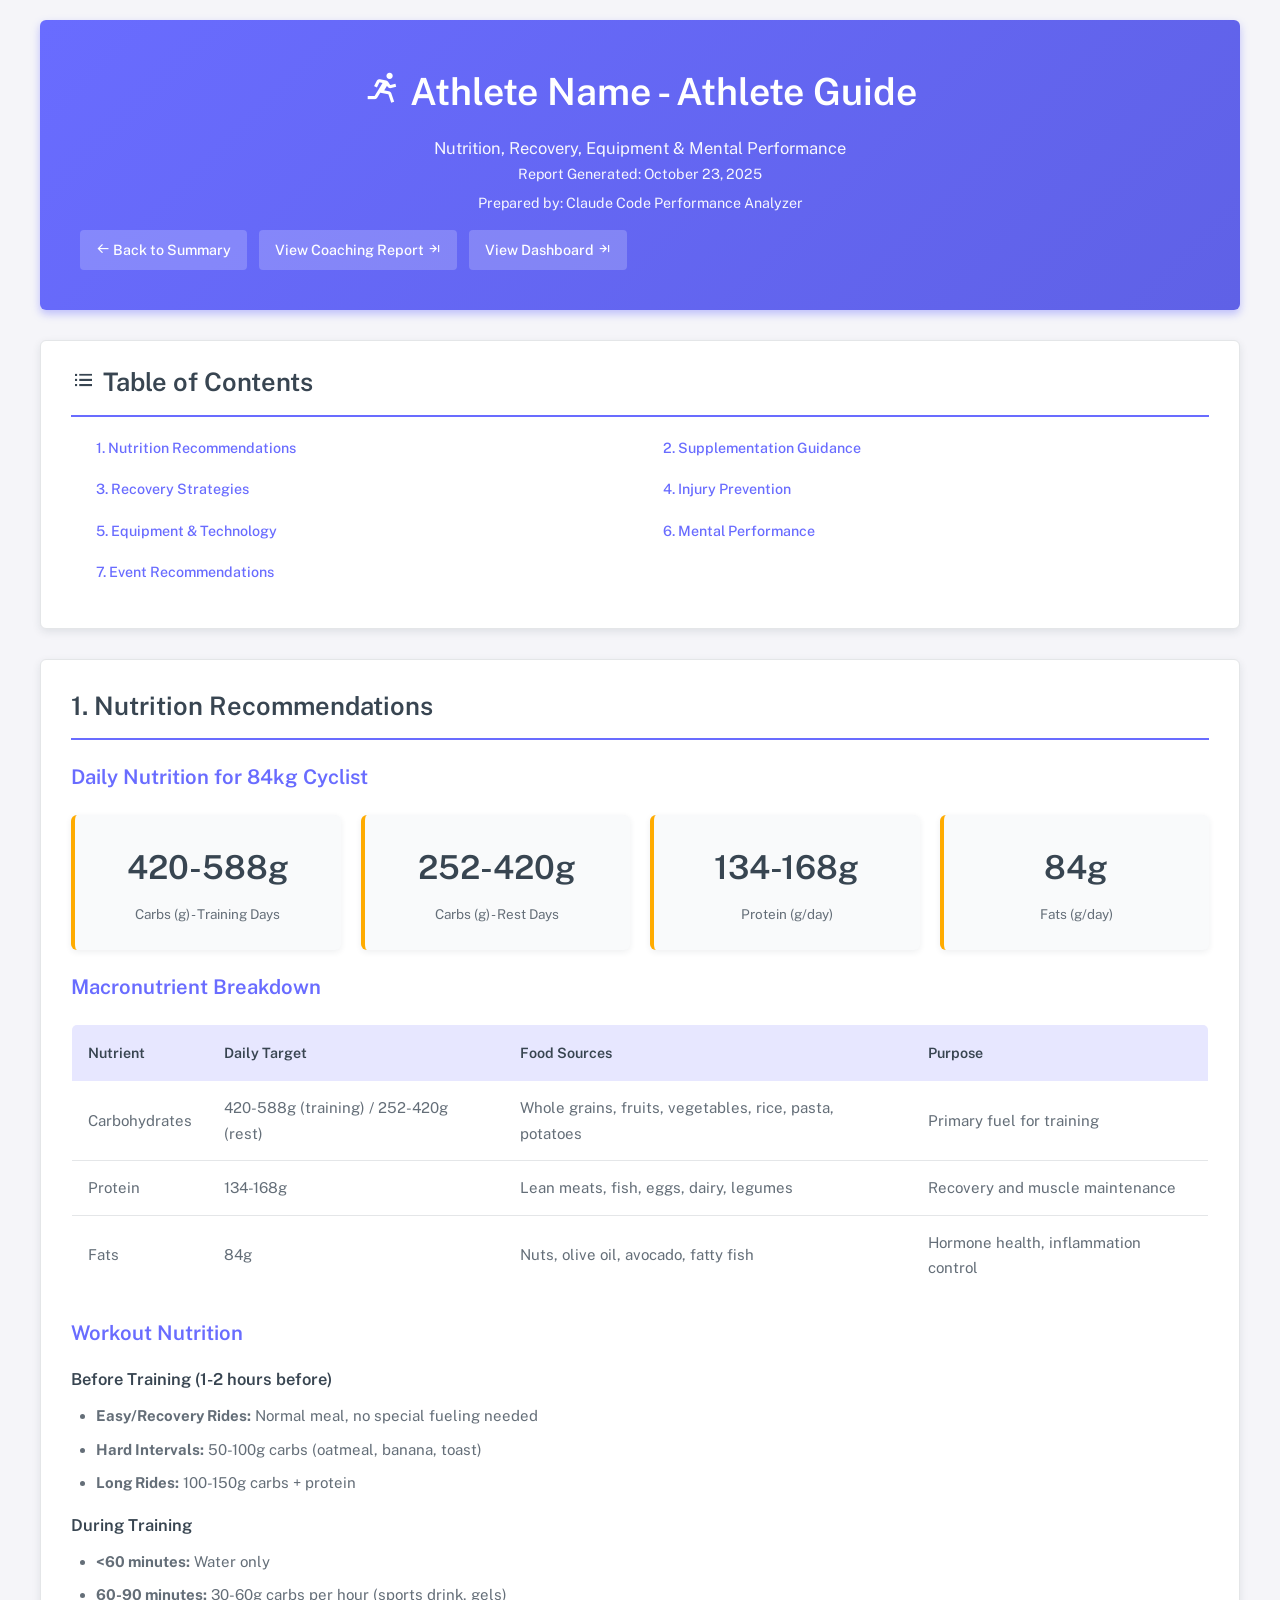
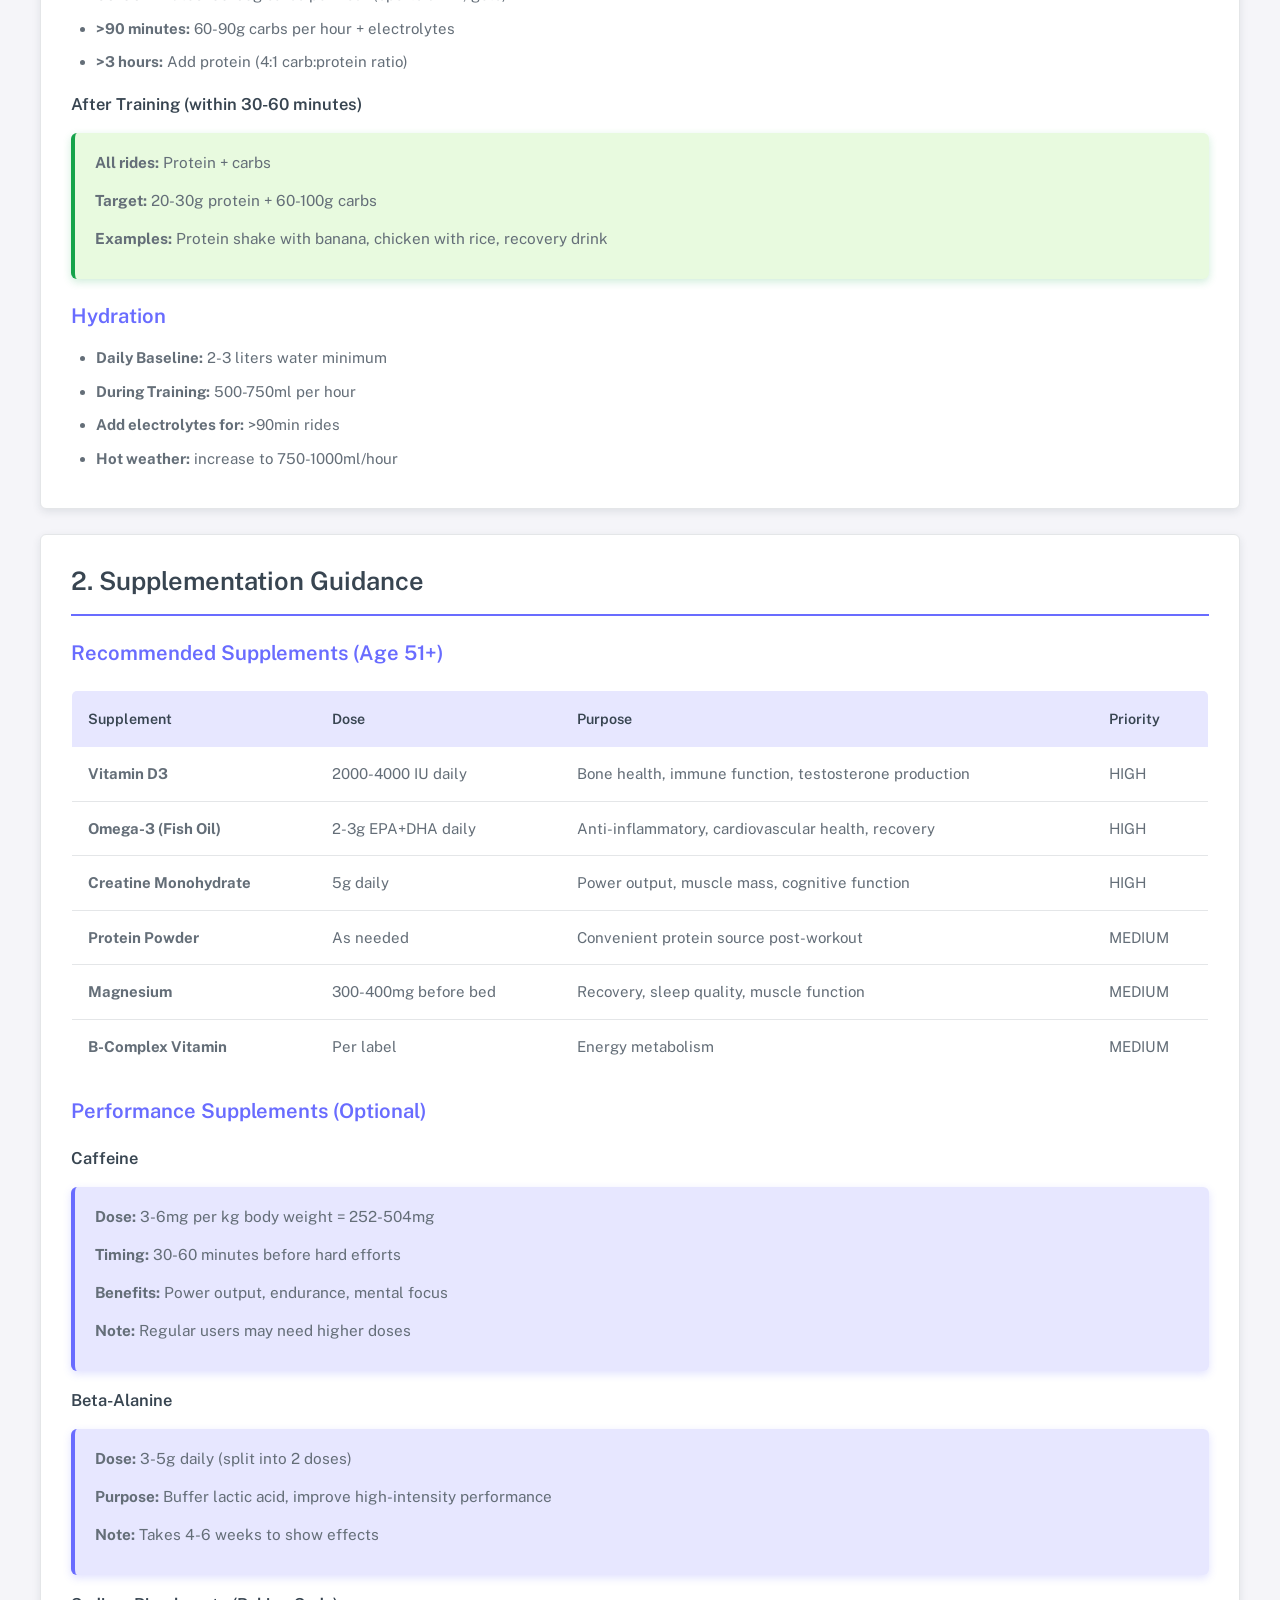
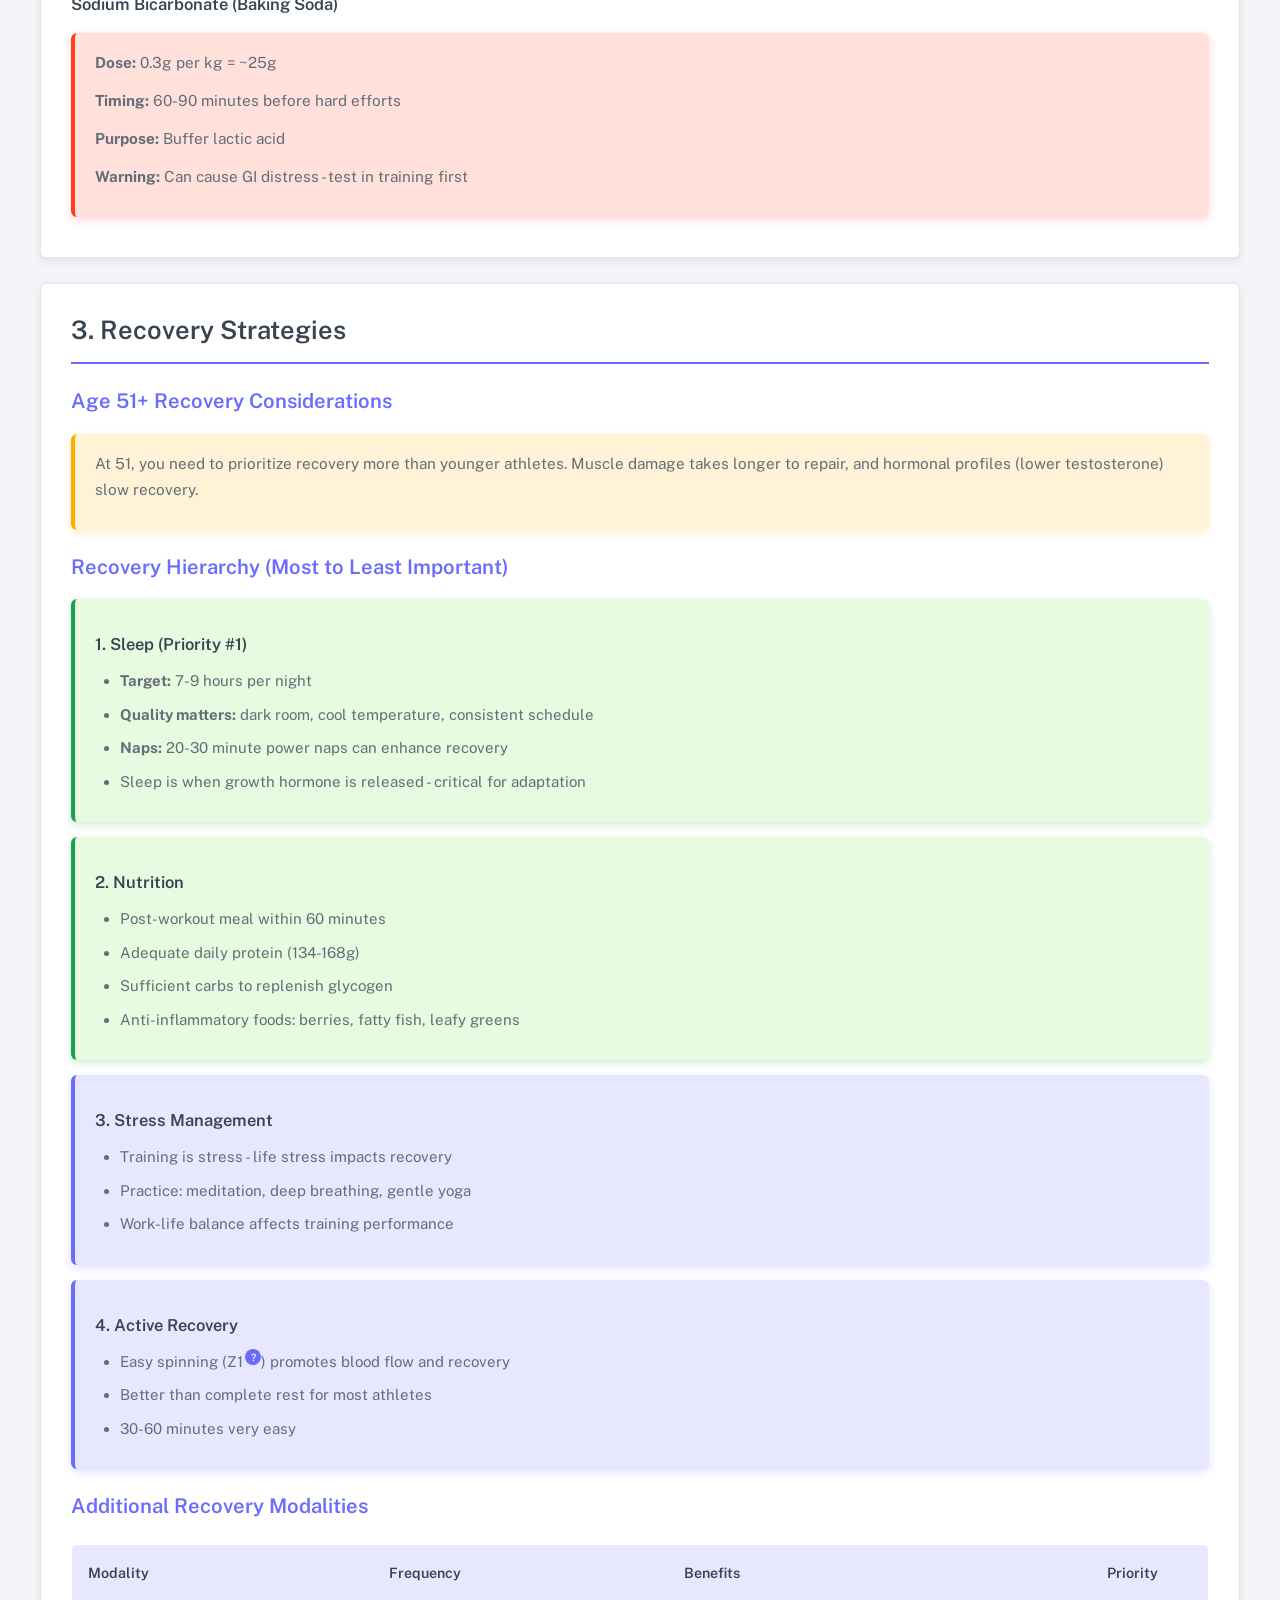
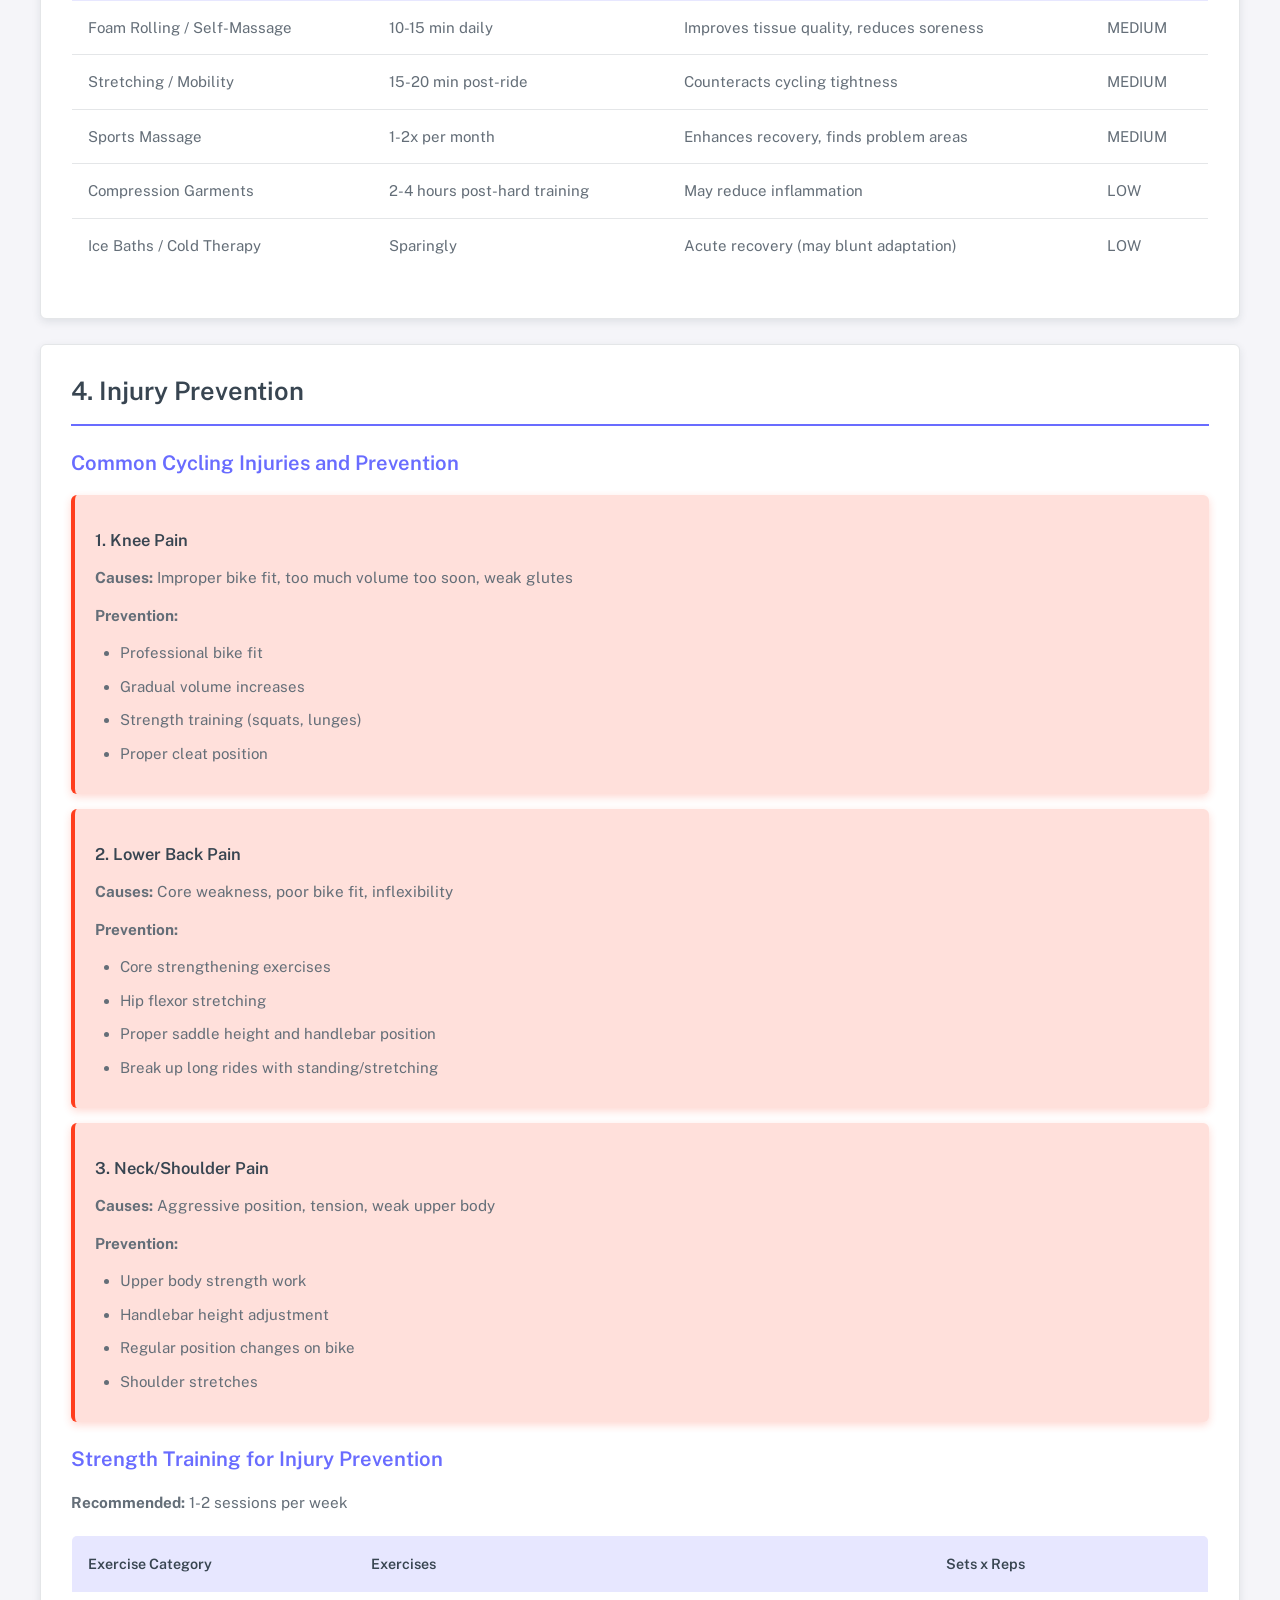
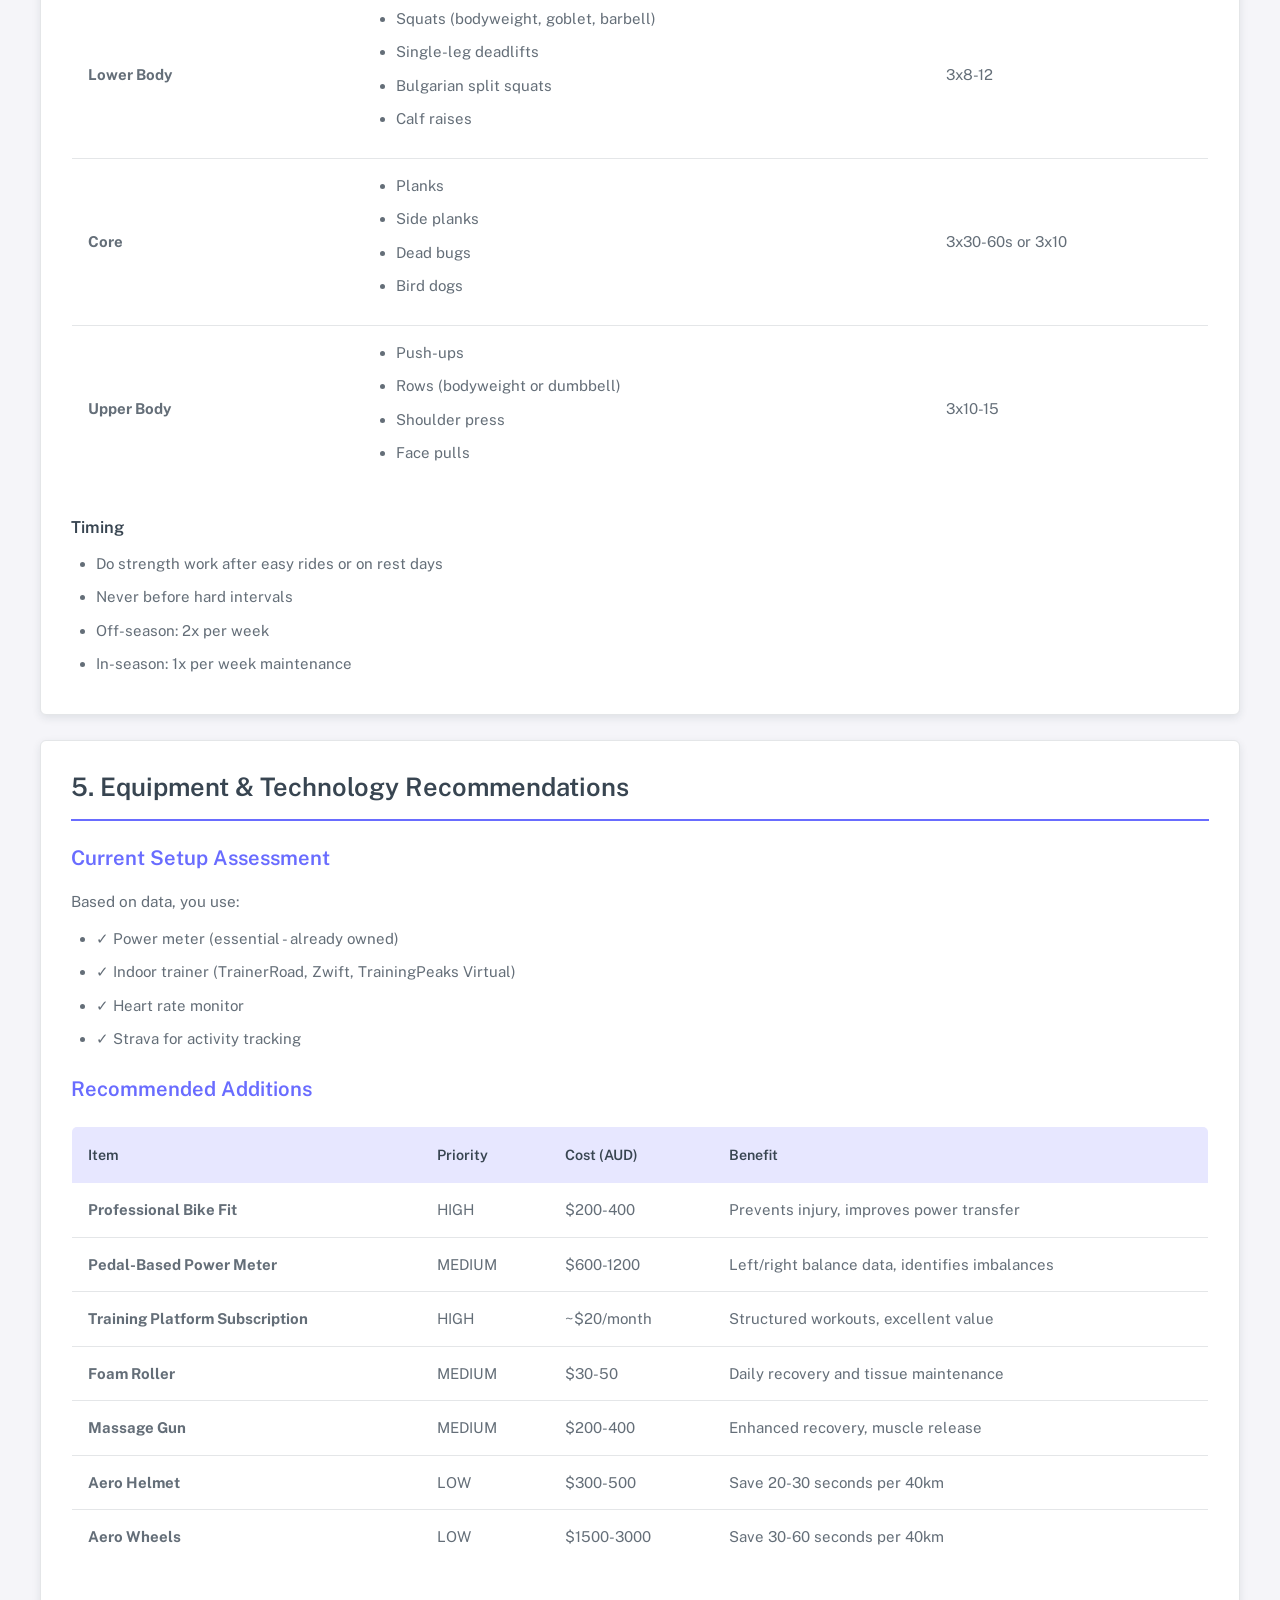
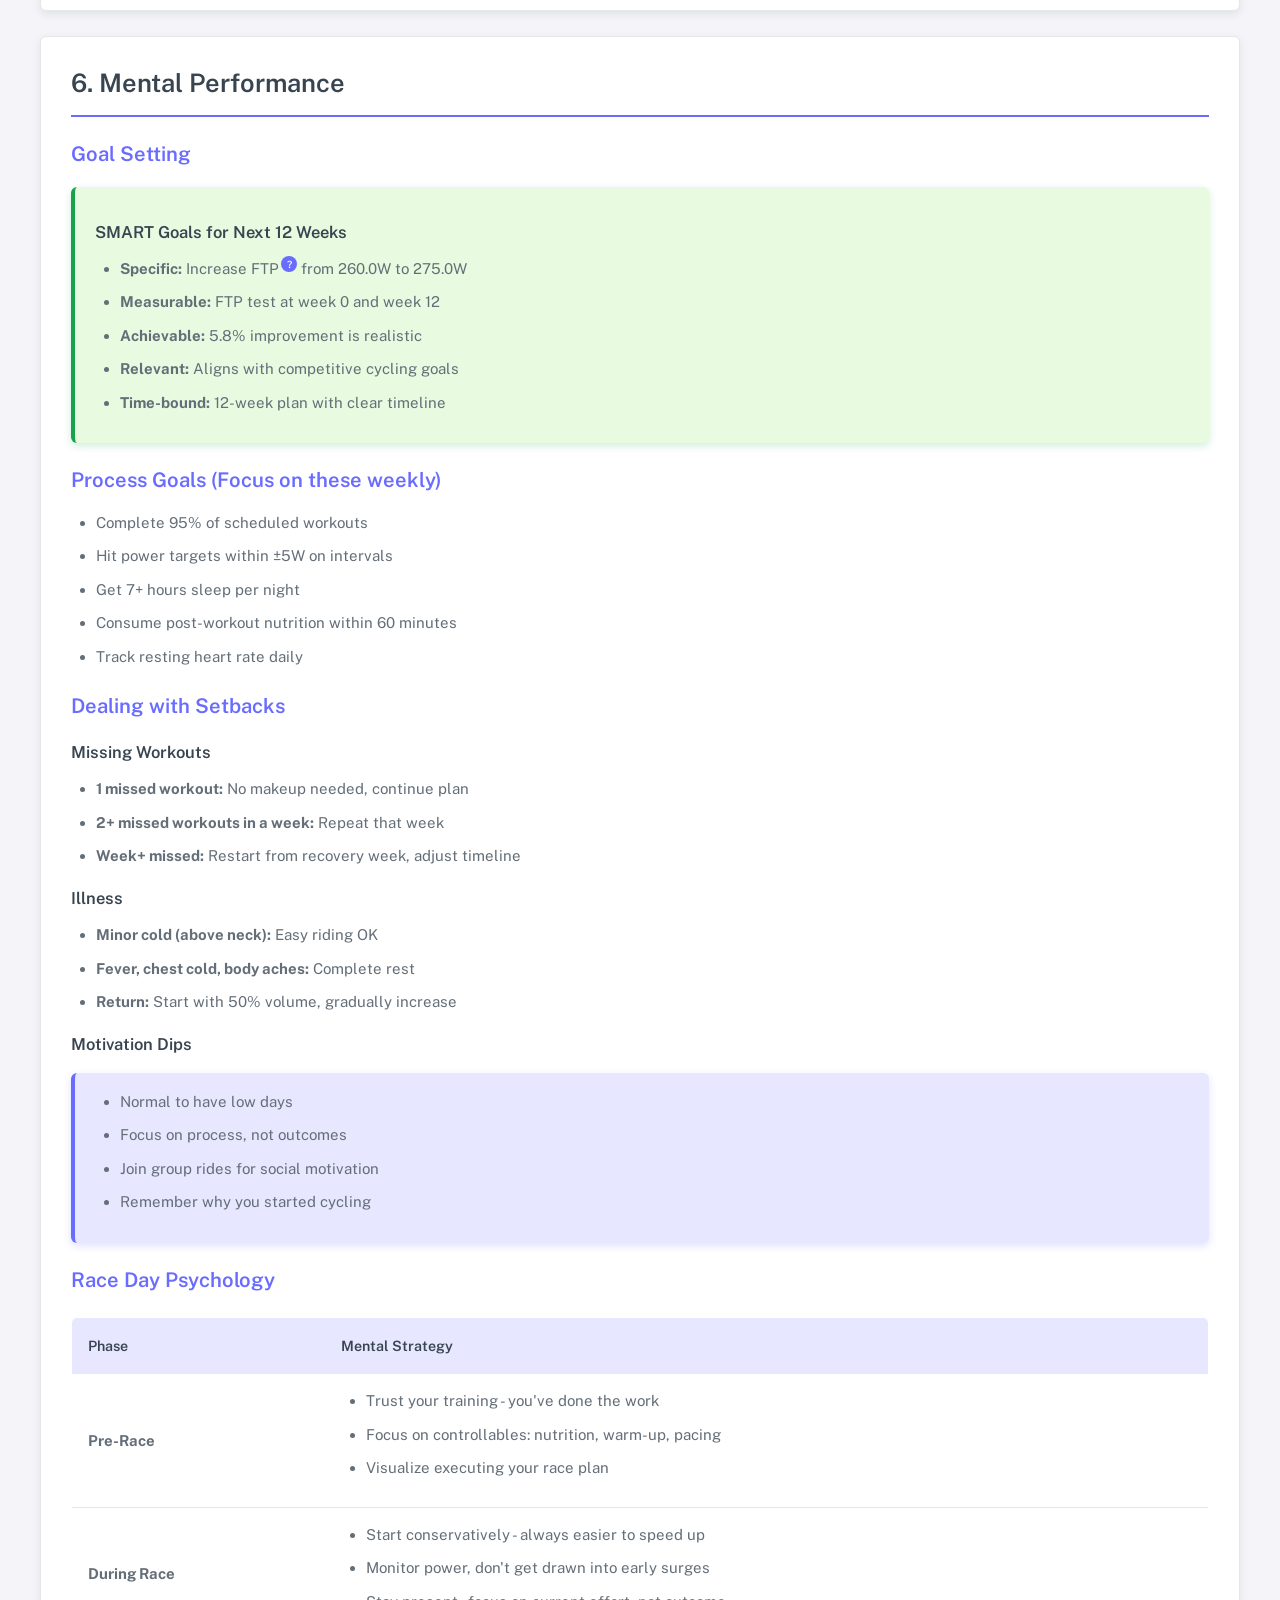
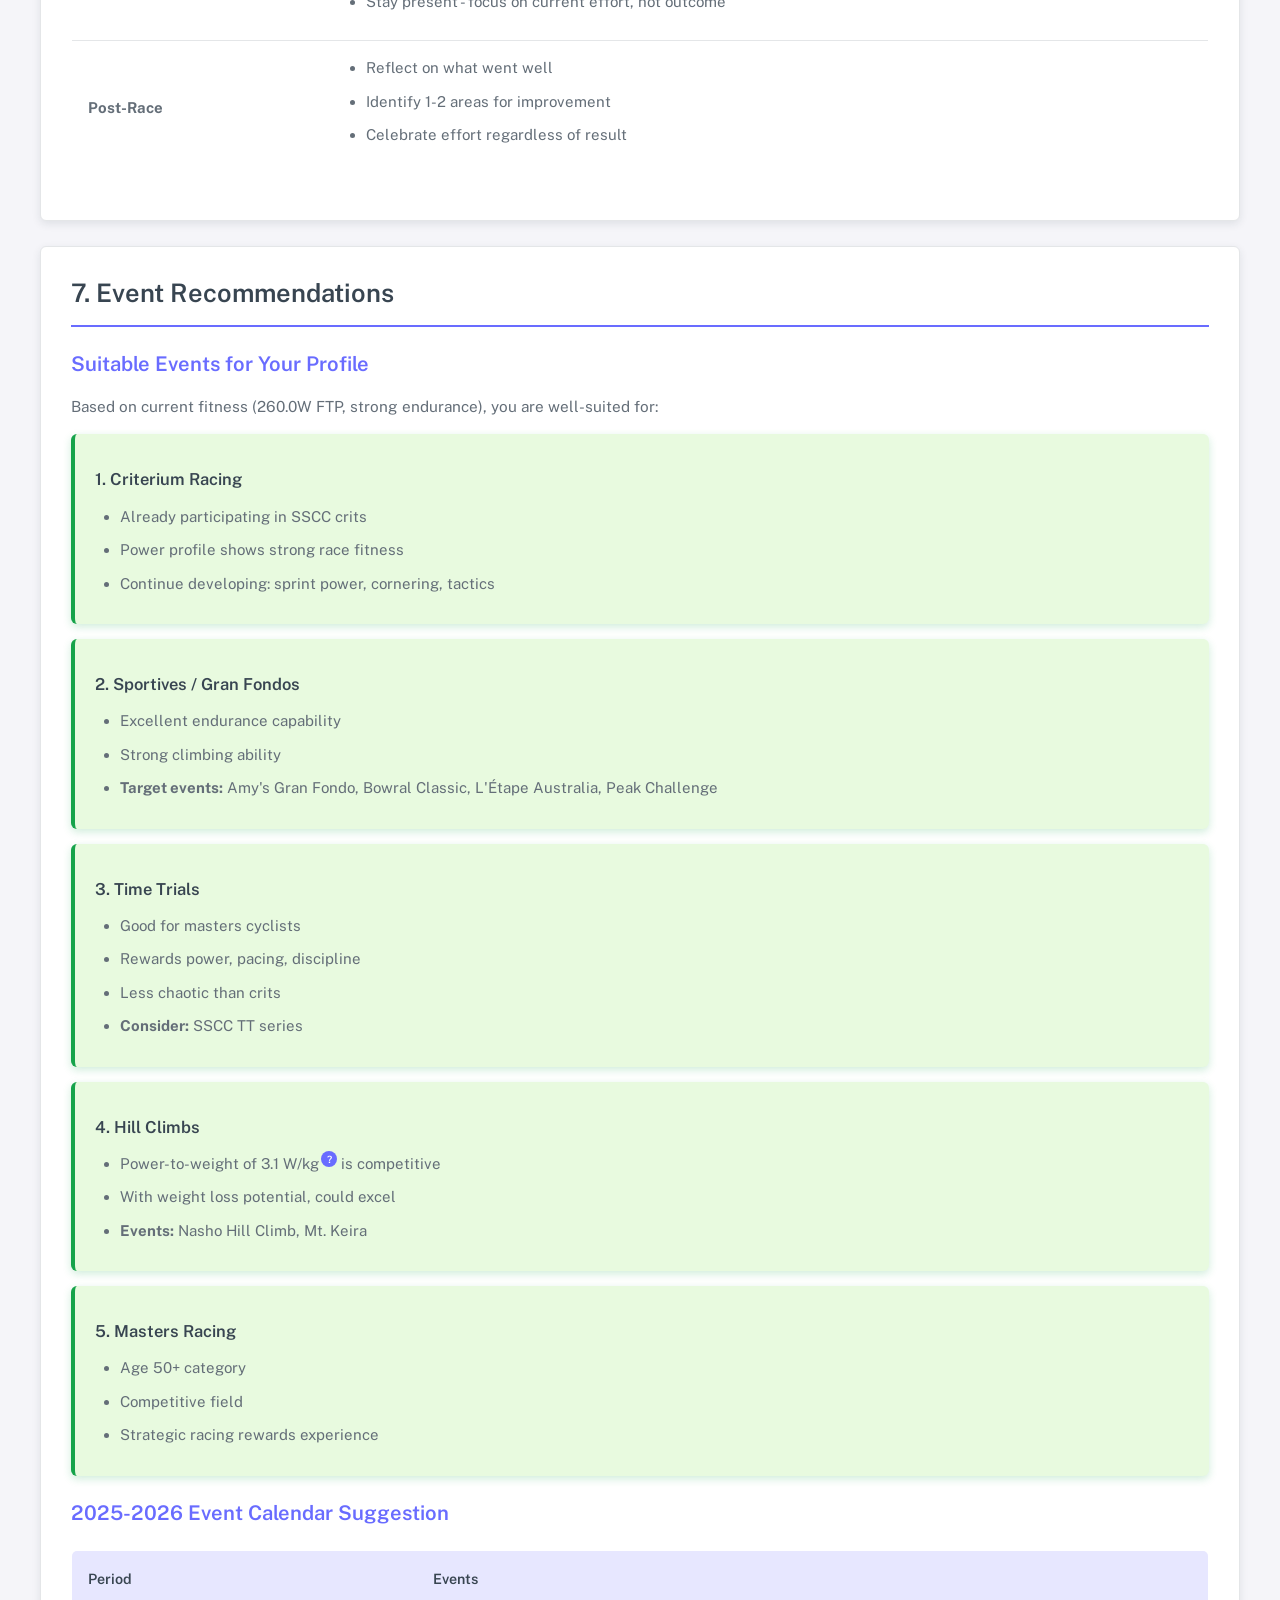
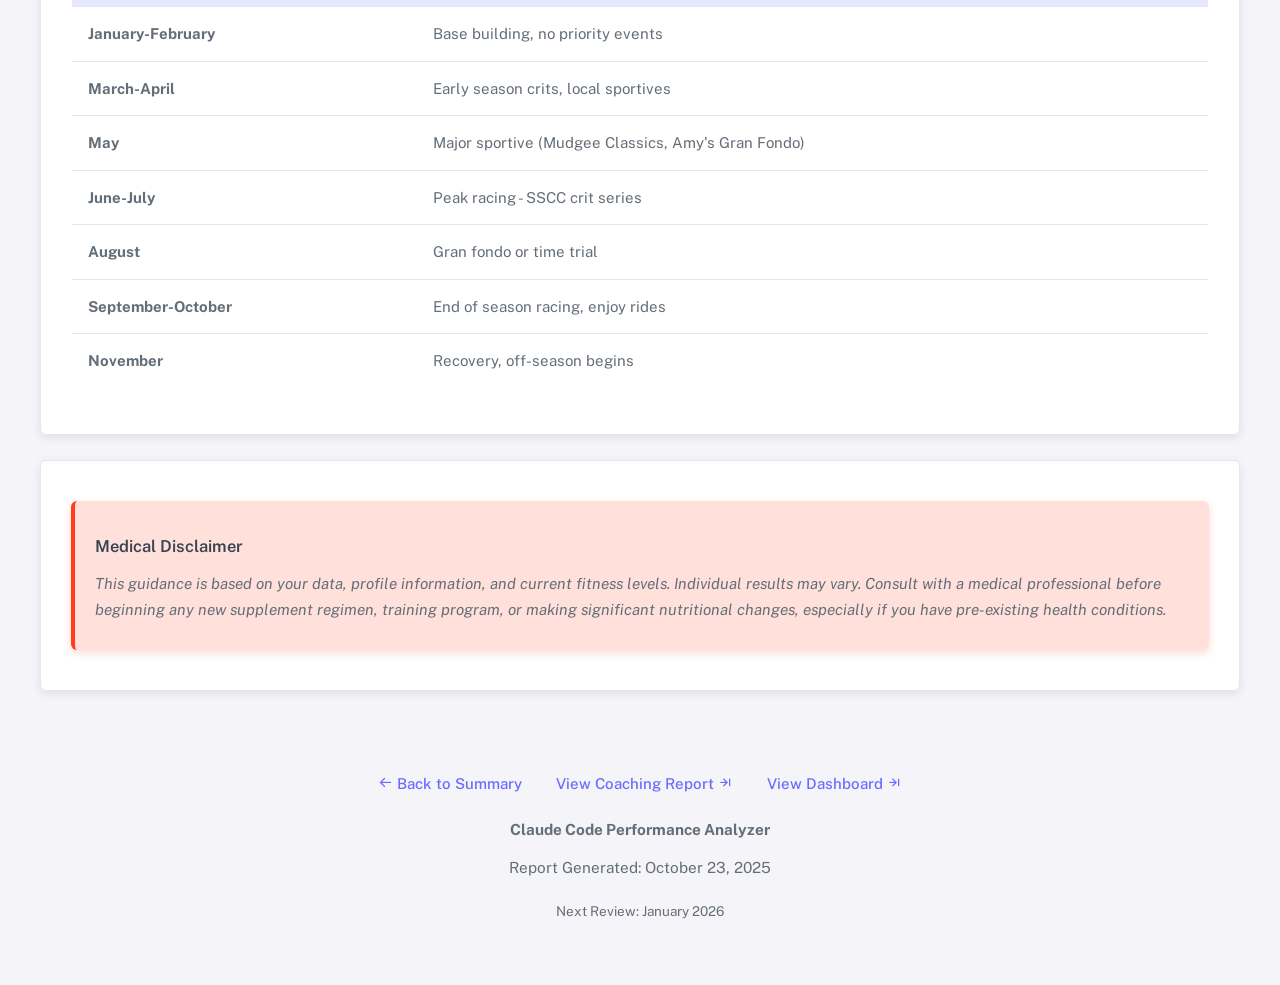
<file: Eduardo/athlete_guide.html>
<!DOCTYPE html>
<html lang="en">
<head>
    <meta charset="UTF-8">
    <meta name="viewport" content="width=device-width, initial-scale=1.0">
    <title>Athlete Name - Athlete Guide</title>
    <link rel="preconnect" href="https://fonts.googleapis.com">
    <link rel="preconnect" href="https://fonts.gstatic.com" crossorigin>
    <link href="https://fonts.googleapis.com/css2?family=Public+Sans:ital,wght@0,300;0,400;0,500;0,600;0,700;1,300;1,400;1,500;1,600;1,700&display=swap" rel="stylesheet">
    <link href='https://unpkg.com/boxicons@2.1.4/css/boxicons.min.css' rel='stylesheet'>
    <link rel="stylesheet" href="shared-styles.css">
    <script src="glossary-tooltips.js"></script>
</head>
<body>
    <div class="container">
        <header>
            <h1><i class='bx bx-run'></i> Athlete Name - Athlete Guide</h1>
            <div class="subtitle">Nutrition, Recovery, Equipment & Mental Performance</div>
            <div class="header-meta">Report Generated: October 23, 2025</div>
            <div class="header-meta">Prepared by: Claude Code Performance Analyzer</div>

            <div class="nav-links">
                <a href="index.html"><i class='bx bx-arrow-back'></i> Back to Summary</a>
                <a href="coaching_report.html">View Coaching Report <i class='bx bx-arrow-to-right'></i></a>
                <a href="performance_dashboard.html">View Dashboard <i class='bx bx-arrow-to-right'></i></a>
            </div>
        </header>

        <!-- Table of Contents -->
        <div class="toc">
            <h2><i class='bx bx-list-ul'></i> Table of Contents</h2>
            <ul>
                <li><a href="#nutrition">1. Nutrition Recommendations</a></li>
                <li><a href="#supplementation">2. Supplementation Guidance</a></li>
                <li><a href="#recovery">3. Recovery Strategies</a></li>
                <li><a href="#injury-prevention">4. Injury Prevention</a></li>
                <li><a href="#equipment">5. Equipment & Technology</a></li>
                <li><a href="#mental">6. Mental Performance</a></li>
                <li><a href="#events">7. Event Recommendations</a></li>
            </ul>
        </div>

        <!-- 1. Nutrition Recommendations -->
        <div class="section" id="nutrition">
            <h2>1. Nutrition Recommendations</h2>

            <h3>Daily Nutrition for 84kg Cyclist</h3>

            <div class="stat-grid">
                <div class="stat-card tertiary">
                    <div class="stat-value">420-588g</div>
                    <div class="stat-label">Carbs (g) - Training Days</div>
                </div>
                <div class="stat-card tertiary">
                    <div class="stat-value">252-420g</div>
                    <div class="stat-label">Carbs (g) - Rest Days</div>
                </div>
                <div class="stat-card tertiary">
                    <div class="stat-value">134-168g</div>
                    <div class="stat-label">Protein (g/day)</div>
                </div>
                <div class="stat-card tertiary">
                    <div class="stat-value">84g</div>
                    <div class="stat-label">Fats (g/day)</div>
                </div>
            </div>

            <h3>Macronutrient Breakdown</h3>
            <table>
                <thead>
                    <tr>
                        <th>Nutrient</th>
                        <th>Daily Target</th>
                        <th>Food Sources</th>
                        <th>Purpose</th>
                    </tr>
                </thead>
                <tbody>
                    <tr>
                        <td>Carbohydrates</td>
                        <td>420-588g (training) / 252-420g (rest)</td>
                        <td>Whole grains, fruits, vegetables, rice, pasta, potatoes</td>
                        <td>Primary fuel for training</td>
                    </tr>
                    <tr>
                        <td>Protein</td>
                        <td>134-168g</td>
                        <td>Lean meats, fish, eggs, dairy, legumes</td>
                        <td>Recovery and muscle maintenance</td>
                    </tr>
                    <tr>
                        <td>Fats</td>
                        <td>84g</td>
                        <td>Nuts, olive oil, avocado, fatty fish</td>
                        <td>Hormone health, inflammation control</td>
                    </tr>
                </tbody>
            </table>

            <h3>Workout Nutrition</h3>

            <h4>Before Training (1-2 hours before)</h4>
            <ul>
                <li><strong>Easy/Recovery Rides:</strong> Normal meal, no special fueling needed</li>
                <li><strong>Hard Intervals:</strong> 50-100g carbs (oatmeal, banana, toast)</li>
                <li><strong>Long Rides:</strong> 100-150g carbs + protein</li>
            </ul>

            <h4>During Training</h4>
            <ul>
                <li><strong>&lt;60 minutes:</strong> Water only</li>
                <li><strong>60-90 minutes:</strong> 30-60g carbs per hour (sports drink, gels)</li>
                <li><strong>&gt;90 minutes:</strong> 60-90g carbs per hour + electrolytes</li>
                <li><strong>&gt;3 hours:</strong> Add protein (4:1 carb:protein ratio)</li>
            </ul>

            <h4>After Training (within 30-60 minutes)</h4>
            <div class="success-box">
                <p><strong>All rides:</strong> Protein + carbs</p>
                <p><strong>Target:</strong> 20-30g protein + 60-100g carbs</p>
                <p><strong>Examples:</strong> Protein shake with banana, chicken with rice, recovery drink</p>
            </div>

            <h3>Hydration</h3>
            <ul>
                <li><strong>Daily Baseline:</strong> 2-3 liters water minimum</li>
                <li><strong>During Training:</strong> 500-750ml per hour</li>
                <li><strong>Add electrolytes for:</strong> &gt;90min rides</li>
                <li><strong>Hot weather:</strong> increase to 750-1000ml/hour</li>
            </ul>
        </div>

        <!-- 2. Supplementation Guidance -->
        <div class="section" id="supplementation">
            <h2>2. Supplementation Guidance</h2>

            <h3>Recommended Supplements (Age 51+)</h3>

            <table>
                <thead>
                    <tr>
                        <th>Supplement</th>
                        <th>Dose</th>
                        <th>Purpose</th>
                        <th>Priority</th>
                    </tr>
                </thead>
                <tbody>
                    <tr>
                        <td><strong>Vitamin D3</strong></td>
                        <td>2000-4000 IU daily</td>
                        <td>Bone health, immune function, testosterone production</td>
                        <td>HIGH</td>
                    </tr>
                    <tr>
                        <td><strong>Omega-3 (Fish Oil)</strong></td>
                        <td>2-3g EPA+DHA daily</td>
                        <td>Anti-inflammatory, cardiovascular health, recovery</td>
                        <td>HIGH</td>
                    </tr>
                    <tr>
                        <td><strong>Creatine Monohydrate</strong></td>
                        <td>5g daily</td>
                        <td>Power output, muscle mass, cognitive function</td>
                        <td>HIGH</td>
                    </tr>
                    <tr>
                        <td><strong>Protein Powder</strong></td>
                        <td>As needed</td>
                        <td>Convenient protein source post-workout</td>
                        <td>MEDIUM</td>
                    </tr>
                    <tr>
                        <td><strong>Magnesium</strong></td>
                        <td>300-400mg before bed</td>
                        <td>Recovery, sleep quality, muscle function</td>
                        <td>MEDIUM</td>
                    </tr>
                    <tr>
                        <td><strong>B-Complex Vitamin</strong></td>
                        <td>Per label</td>
                        <td>Energy metabolism</td>
                        <td>MEDIUM</td>
                    </tr>
                </tbody>
            </table>

            <h3>Performance Supplements (Optional)</h3>

            <h4>Caffeine</h4>
            <div class="info-box">
                <p><strong>Dose:</strong> 3-6mg per kg body weight = 252-504mg</p>
                <p><strong>Timing:</strong> 30-60 minutes before hard efforts</p>
                <p><strong>Benefits:</strong> Power output, endurance, mental focus</p>
                <p><strong>Note:</strong> Regular users may need higher doses</p>
            </div>

            <h4>Beta-Alanine</h4>
            <div class="info-box">
                <p><strong>Dose:</strong> 3-5g daily (split into 2 doses)</p>
                <p><strong>Purpose:</strong> Buffer lactic acid, improve high-intensity performance</p>
                <p><strong>Note:</strong> Takes 4-6 weeks to show effects</p>
            </div>

            <h4>Sodium Bicarbonate (Baking Soda)</h4>
            <div class="warning-box">
                <p><strong>Dose:</strong> 0.3g per kg = ~25g</p>
                <p><strong>Timing:</strong> 60-90 minutes before hard efforts</p>
                <p><strong>Purpose:</strong> Buffer lactic acid</p>
                <p><strong>Warning:</strong> Can cause GI distress - test in training first</p>
            </div>
        </div>

        <!-- 3. Recovery Strategies -->
        <div class="section" id="recovery">
            <h2>3. Recovery Strategies</h2>

            <h3>Age 51+ Recovery Considerations</h3>
            <div class="highlight-box">
                <p>At 51, you need to prioritize recovery more than younger athletes. Muscle damage takes longer to repair, and hormonal profiles (lower testosterone) slow recovery.</p>
            </div>

            <h3>Recovery Hierarchy (Most to Least Important)</h3>

            <div class="success-box">
                <h4>1. Sleep (Priority #1)</h4>
                <ul>
                    <li><strong>Target:</strong> 7-9 hours per night</li>
                    <li><strong>Quality matters:</strong> dark room, cool temperature, consistent schedule</li>
                    <li><strong>Naps:</strong> 20-30 minute power naps can enhance recovery</li>
                    <li>Sleep is when growth hormone is released - critical for adaptation</li>
                </ul>
            </div>

            <div class="success-box">
                <h4>2. Nutrition</h4>
                <ul>
                    <li>Post-workout meal within 60 minutes</li>
                    <li>Adequate daily protein (134-168g)</li>
                    <li>Sufficient carbs to replenish glycogen</li>
                    <li>Anti-inflammatory foods: berries, fatty fish, leafy greens</li>
                </ul>
            </div>

            <div class="info-box">
                <h4>3. Stress Management</h4>
                <ul>
                    <li>Training is stress - life stress impacts recovery</li>
                    <li>Practice: meditation, deep breathing, gentle yoga</li>
                    <li>Work-life balance affects training performance</li>
                </ul>
            </div>

            <div class="info-box">
                <h4>4. Active Recovery</h4>
                <ul>
                    <li>Easy spinning (Z1) promotes blood flow and recovery</li>
                    <li>Better than complete rest for most athletes</li>
                    <li>30-60 minutes very easy</li>
                </ul>
            </div>

            <h3>Additional Recovery Modalities</h3>
            <table>
                <thead>
                    <tr>
                        <th>Modality</th>
                        <th>Frequency</th>
                        <th>Benefits</th>
                        <th>Priority</th>
                    </tr>
                </thead>
                <tbody>
                    <tr>
                        <td>Foam Rolling / Self-Massage</td>
                        <td>10-15 min daily</td>
                        <td>Improves tissue quality, reduces soreness</td>
                        <td>MEDIUM</td>
                    </tr>
                    <tr>
                        <td>Stretching / Mobility</td>
                        <td>15-20 min post-ride</td>
                        <td>Counteracts cycling tightness</td>
                        <td>MEDIUM</td>
                    </tr>
                    <tr>
                        <td>Sports Massage</td>
                        <td>1-2x per month</td>
                        <td>Enhances recovery, finds problem areas</td>
                        <td>MEDIUM</td>
                    </tr>
                    <tr>
                        <td>Compression Garments</td>
                        <td>2-4 hours post-hard training</td>
                        <td>May reduce inflammation</td>
                        <td>LOW</td>
                    </tr>
                    <tr>
                        <td>Ice Baths / Cold Therapy</td>
                        <td>Sparingly</td>
                        <td>Acute recovery (may blunt adaptation)</td>
                        <td>LOW</td>
                    </tr>
                </tbody>
            </table>
        </div>

        <!-- 4. Injury Prevention -->
        <div class="section" id="injury-prevention">
            <h2>4. Injury Prevention</h2>

            <h3>Common Cycling Injuries and Prevention</h3>

            <div class="warning-box">
                <h4>1. Knee Pain</h4>
                <p><strong>Causes:</strong> Improper bike fit, too much volume too soon, weak glutes</p>
                <p><strong>Prevention:</strong></p>
                <ul>
                    <li>Professional bike fit</li>
                    <li>Gradual volume increases</li>
                    <li>Strength training (squats, lunges)</li>
                    <li>Proper cleat position</li>
                </ul>
            </div>

            <div class="warning-box">
                <h4>2. Lower Back Pain</h4>
                <p><strong>Causes:</strong> Core weakness, poor bike fit, inflexibility</p>
                <p><strong>Prevention:</strong></p>
                <ul>
                    <li>Core strengthening exercises</li>
                    <li>Hip flexor stretching</li>
                    <li>Proper saddle height and handlebar position</li>
                    <li>Break up long rides with standing/stretching</li>
                </ul>
            </div>

            <div class="warning-box">
                <h4>3. Neck/Shoulder Pain</h4>
                <p><strong>Causes:</strong> Aggressive position, tension, weak upper body</p>
                <p><strong>Prevention:</strong></p>
                <ul>
                    <li>Upper body strength work</li>
                    <li>Handlebar height adjustment</li>
                    <li>Regular position changes on bike</li>
                    <li>Shoulder stretches</li>
                </ul>
            </div>

            <h3>Strength Training for Injury Prevention</h3>
            <p><strong>Recommended:</strong> 1-2 sessions per week</p>

            <table>
                <thead>
                    <tr>
                        <th>Exercise Category</th>
                        <th>Exercises</th>
                        <th>Sets x Reps</th>
                    </tr>
                </thead>
                <tbody>
                    <tr>
                        <td><strong>Lower Body</strong></td>
                        <td>
                            <ul>
                                <li>Squats (bodyweight, goblet, barbell)</li>
                                <li>Single-leg deadlifts</li>
                                <li>Bulgarian split squats</li>
                                <li>Calf raises</li>
                            </ul>
                        </td>
                        <td>3x8-12</td>
                    </tr>
                    <tr>
                        <td><strong>Core</strong></td>
                        <td>
                            <ul>
                                <li>Planks</li>
                                <li>Side planks</li>
                                <li>Dead bugs</li>
                                <li>Bird dogs</li>
                            </ul>
                        </td>
                        <td>3x30-60s or 3x10</td>
                    </tr>
                    <tr>
                        <td><strong>Upper Body</strong></td>
                        <td>
                            <ul>
                                <li>Push-ups</li>
                                <li>Rows (bodyweight or dumbbell)</li>
                                <li>Shoulder press</li>
                                <li>Face pulls</li>
                            </ul>
                        </td>
                        <td>3x10-15</td>
                    </tr>
                </tbody>
            </table>

            <h4>Timing</h4>
            <ul>
                <li>Do strength work after easy rides or on rest days</li>
                <li>Never before hard intervals</li>
                <li>Off-season: 2x per week</li>
                <li>In-season: 1x per week maintenance</li>
            </ul>
        </div>

        <!-- 5. Equipment & Technology -->
        <div class="section" id="equipment">
            <h2>5. Equipment & Technology Recommendations</h2>

            <h3>Current Setup Assessment</h3>
            <p>Based on data, you use:</p>
            <ul>
                <li>✓ Power meter (essential - already owned)</li>
                <li>✓ Indoor trainer (TrainerRoad, Zwift, TrainingPeaks Virtual)</li>
                <li>✓ Heart rate monitor</li>
                <li>✓ Strava for activity tracking</li>
            </ul>

            <h3>Recommended Additions</h3>

            <table>
                <thead>
                    <tr>
                        <th>Item</th>
                        <th>Priority</th>
                        <th>Cost (AUD)</th>
                        <th>Benefit</th>
                    </tr>
                </thead>
                <tbody>
                    <tr>
                        <td><strong>Professional Bike Fit</strong></td>
                        <td>HIGH</td>
                        <td>$200-400</td>
                        <td>Prevents injury, improves power transfer</td>
                    </tr>
                    <tr>
                        <td><strong>Pedal-Based Power Meter</strong></td>
                        <td>MEDIUM</td>
                        <td>$600-1200</td>
                        <td>Left/right balance data, identifies imbalances</td>
                    </tr>
                    <tr>
                        <td><strong>Training Platform Subscription</strong></td>
                        <td>HIGH</td>
                        <td>~$20/month</td>
                        <td>Structured workouts, excellent value</td>
                    </tr>
                    <tr>
                        <td><strong>Foam Roller</strong></td>
                        <td>MEDIUM</td>
                        <td>$30-50</td>
                        <td>Daily recovery and tissue maintenance</td>
                    </tr>
                    <tr>
                        <td><strong>Massage Gun</strong></td>
                        <td>MEDIUM</td>
                        <td>$200-400</td>
                        <td>Enhanced recovery, muscle release</td>
                    </tr>
                    <tr>
                        <td><strong>Aero Helmet</strong></td>
                        <td>LOW</td>
                        <td>$300-500</td>
                        <td>Save 20-30 seconds per 40km</td>
                    </tr>
                    <tr>
                        <td><strong>Aero Wheels</strong></td>
                        <td>LOW</td>
                        <td>$1500-3000</td>
                        <td>Save 30-60 seconds per 40km</td>
                    </tr>
                </tbody>
            </table>
        </div>

        <!-- 6. Mental Performance -->
        <div class="section" id="mental">
            <h2>6. Mental Performance</h2>

            <h3>Goal Setting</h3>

            <div class="success-box">
                <h4>SMART Goals for Next 12 Weeks</h4>
                <ul>
                    <li><strong>Specific:</strong> Increase FTP from 260.0W to 275.0W</li>
                    <li><strong>Measurable:</strong> FTP test at week 0 and week 12</li>
                    <li><strong>Achievable:</strong> 5.8% improvement is realistic</li>
                    <li><strong>Relevant:</strong> Aligns with competitive cycling goals</li>
                    <li><strong>Time-bound:</strong> 12-week plan with clear timeline</li>
                </ul>
            </div>

            <h3>Process Goals (Focus on these weekly)</h3>
            <ul>
                <li>Complete 95% of scheduled workouts</li>
                <li>Hit power targets within ±5W on intervals</li>
                <li>Get 7+ hours sleep per night</li>
                <li>Consume post-workout nutrition within 60 minutes</li>
                <li>Track resting heart rate daily</li>
            </ul>

            <h3>Dealing with Setbacks</h3>

            <h4>Missing Workouts</h4>
            <ul>
                <li><strong>1 missed workout:</strong> No makeup needed, continue plan</li>
                <li><strong>2+ missed workouts in a week:</strong> Repeat that week</li>
                <li><strong>Week+ missed:</strong> Restart from recovery week, adjust timeline</li>
            </ul>

            <h4>Illness</h4>
            <ul>
                <li><strong>Minor cold (above neck):</strong> Easy riding OK</li>
                <li><strong>Fever, chest cold, body aches:</strong> Complete rest</li>
                <li><strong>Return:</strong> Start with 50% volume, gradually increase</li>
            </ul>

            <h4>Motivation Dips</h4>
            <div class="info-box">
                <ul>
                    <li>Normal to have low days</li>
                    <li>Focus on process, not outcomes</li>
                    <li>Join group rides for social motivation</li>
                    <li>Remember why you started cycling</li>
                </ul>
            </div>

            <h3>Race Day Psychology</h3>

            <table>
                <thead>
                    <tr>
                        <th>Phase</th>
                        <th>Mental Strategy</th>
                    </tr>
                </thead>
                <tbody>
                    <tr>
                        <td><strong>Pre-Race</strong></td>
                        <td>
                            <ul>
                                <li>Trust your training - you've done the work</li>
                                <li>Focus on controllables: nutrition, warm-up, pacing</li>
                                <li>Visualize executing your race plan</li>
                            </ul>
                        </td>
                    </tr>
                    <tr>
                        <td><strong>During Race</strong></td>
                        <td>
                            <ul>
                                <li>Start conservatively - always easier to speed up</li>
                                <li>Monitor power, don't get drawn into early surges</li>
                                <li>Stay present - focus on current effort, not outcome</li>
                            </ul>
                        </td>
                    </tr>
                    <tr>
                        <td><strong>Post-Race</strong></td>
                        <td>
                            <ul>
                                <li>Reflect on what went well</li>
                                <li>Identify 1-2 areas for improvement</li>
                                <li>Celebrate effort regardless of result</li>
                            </ul>
                        </td>
                    </tr>
                </tbody>
            </table>
        </div>

        <!-- 7. Event Recommendations -->
        <div class="section" id="events">
            <h2>7. Event Recommendations</h2>

            <h3>Suitable Events for Your Profile</h3>
            <p>Based on current fitness (260.0W FTP, strong endurance), you are well-suited for:</p>

            <div class="success-box">
                <h4>1. Criterium Racing</h4>
                <ul>
                    <li>Already participating in SSCC crits</li>
                    <li>Power profile shows strong race fitness</li>
                    <li>Continue developing: sprint power, cornering, tactics</li>
                </ul>
            </div>

            <div class="success-box">
                <h4>2. Sportives / Gran Fondos</h4>
                <ul>
                    <li>Excellent endurance capability</li>
                    <li>Strong climbing ability</li>
                    <li><strong>Target events:</strong> Amy's Gran Fondo, Bowral Classic, L'Étape Australia, Peak Challenge</li>
                </ul>
            </div>

            <div class="success-box">
                <h4>3. Time Trials</h4>
                <ul>
                    <li>Good for masters cyclists</li>
                    <li>Rewards power, pacing, discipline</li>
                    <li>Less chaotic than crits</li>
                    <li><strong>Consider:</strong> SSCC TT series</li>
                </ul>
            </div>

            <div class="success-box">
                <h4>4. Hill Climbs</h4>
                <ul>
                    <li>Power-to-weight of 3.1 W/kg is competitive</li>
                    <li>With weight loss potential, could excel</li>
                    <li><strong>Events:</strong> Nasho Hill Climb, Mt. Keira</li>
                </ul>
            </div>

            <div class="success-box">
                <h4>5. Masters Racing</h4>
                <ul>
                    <li>Age 50+ category</li>
                    <li>Competitive field</li>
                    <li>Strategic racing rewards experience</li>
                </ul>
            </div>

            <h3>2025-2026 Event Calendar Suggestion</h3>
            <table>
                <thead>
                    <tr>
                        <th>Period</th>
                        <th>Events</th>
                    </tr>
                </thead>
                <tbody>
                    <tr>
                        <td><strong>January-February</strong></td>
                        <td>Base building, no priority events</td>
                    </tr>
                    <tr>
                        <td><strong>March-April</strong></td>
                        <td>Early season crits, local sportives</td>
                    </tr>
                    <tr>
                        <td><strong>May</strong></td>
                        <td>Major sportive (Mudgee Classics, Amy's Gran Fondo)</td>
                    </tr>
                    <tr>
                        <td><strong>June-July</strong></td>
                        <td>Peak racing - SSCC crit series</td>
                    </tr>
                    <tr>
                        <td><strong>August</strong></td>
                        <td>Gran fondo or time trial</td>
                    </tr>
                    <tr>
                        <td><strong>September-October</strong></td>
                        <td>End of season racing, enjoy rides</td>
                    </tr>
                    <tr>
                        <td><strong>November</strong></td>
                        <td>Recovery, off-season begins</td>
                    </tr>
                </tbody>
            </table>
        </div>

        <!-- Medical Disclaimer -->
        <div class="section">
            <div class="warning-box">
                <h4>Medical Disclaimer</h4>
                <p><em>This guidance is based on your data, profile information, and current fitness levels. Individual results may vary. Consult with a medical professional before beginning any new supplement regimen, training program, or making significant nutritional changes, especially if you have pre-existing health conditions.</em></p>
            </div>
        </div>

        <!-- Footer -->
        <footer>
            <div style="margin-bottom: 20px;">
                <a href="index.html" style="color: #696cff; text-decoration: none; margin: 0 15px; font-weight: 500;"><i class='bx bx-arrow-back'></i> Back to Summary</a>
                <a href="coaching_report.html" style="color: #696cff; text-decoration: none; margin: 0 15px; font-weight: 500;">View Coaching Report <i class='bx bx-arrow-to-right'></i></a>
                <a href="performance_dashboard.html" style="color: #696cff; text-decoration: none; margin: 0 15px; font-weight: 500;">View Dashboard <i class='bx bx-arrow-to-right'></i></a>
            </div>
            <p><strong>Claude Code Performance Analyzer</strong></p>
            <p>Report Generated: October 23, 2025</p>
            <p style="margin-top: 20px; font-size: 0.9em;">Next Review: January 2026</p>
        </footer>
    </div>
</body>
</html>
</file>
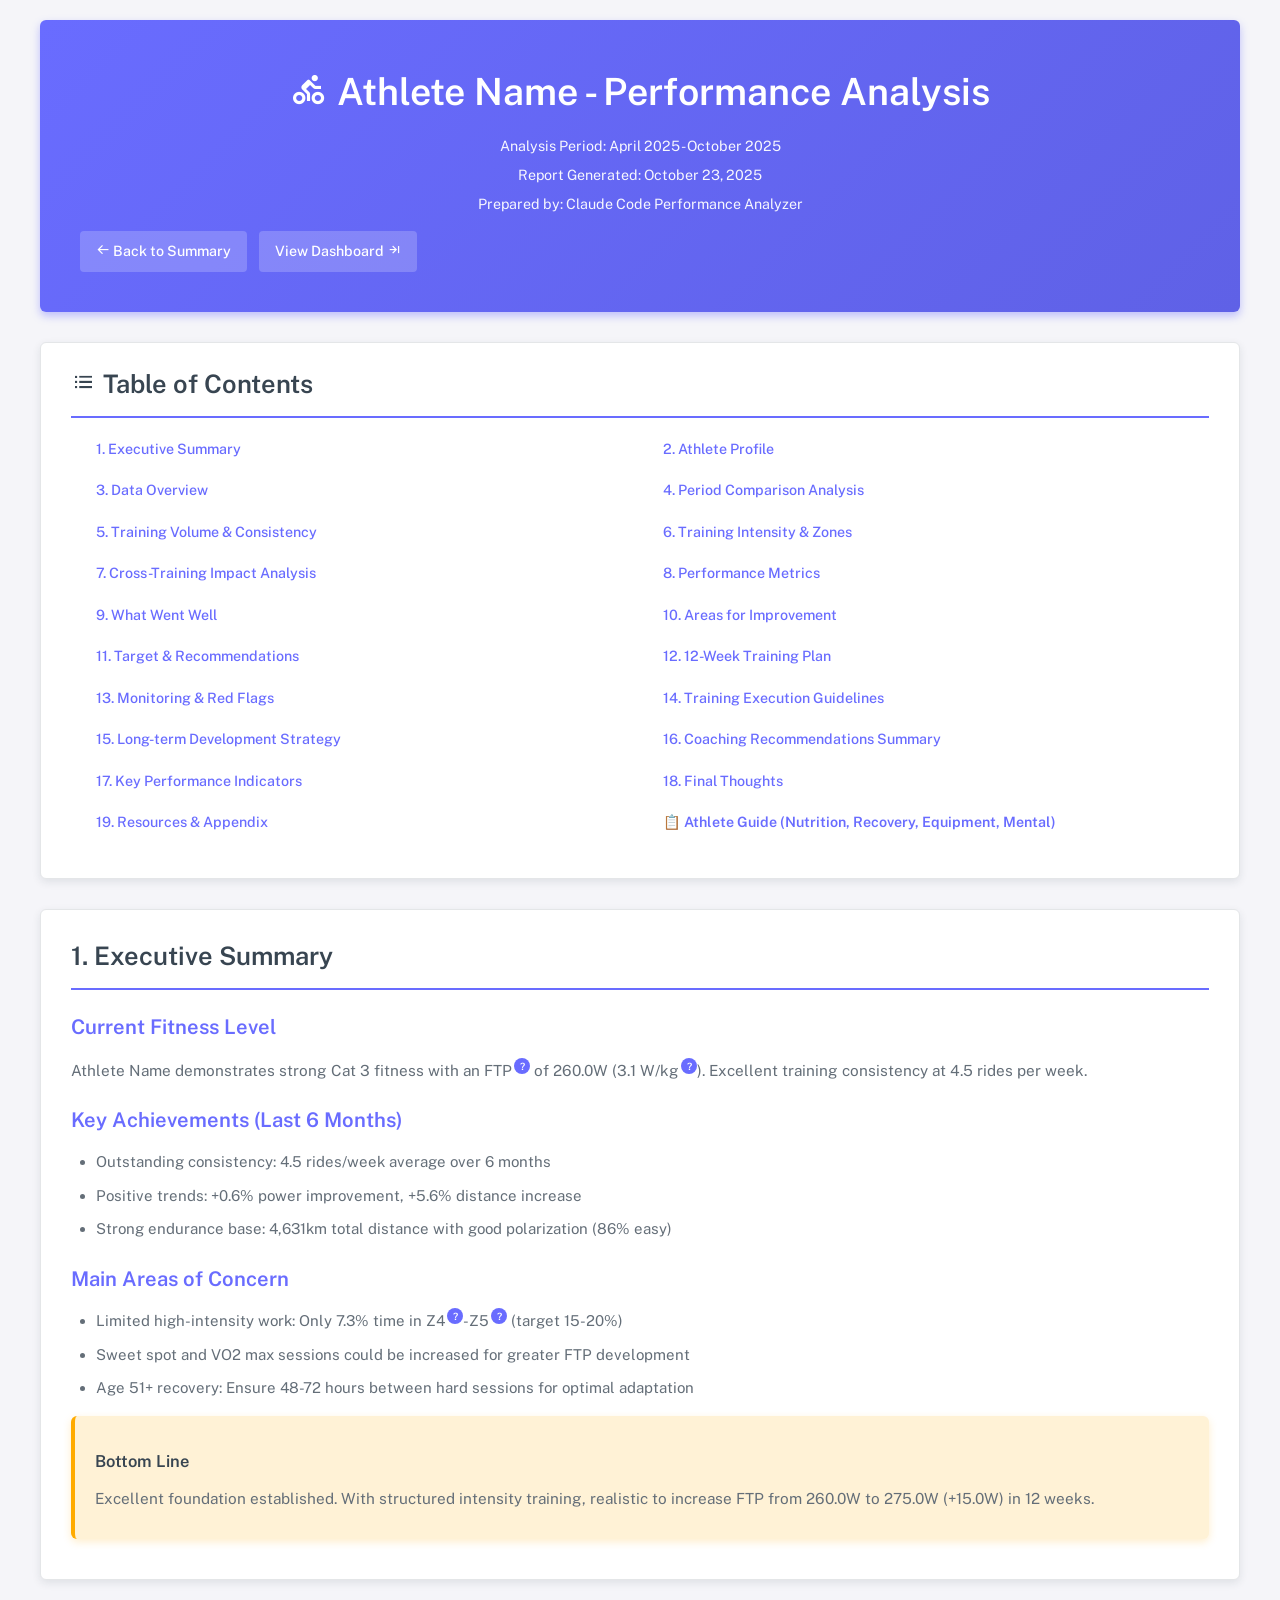
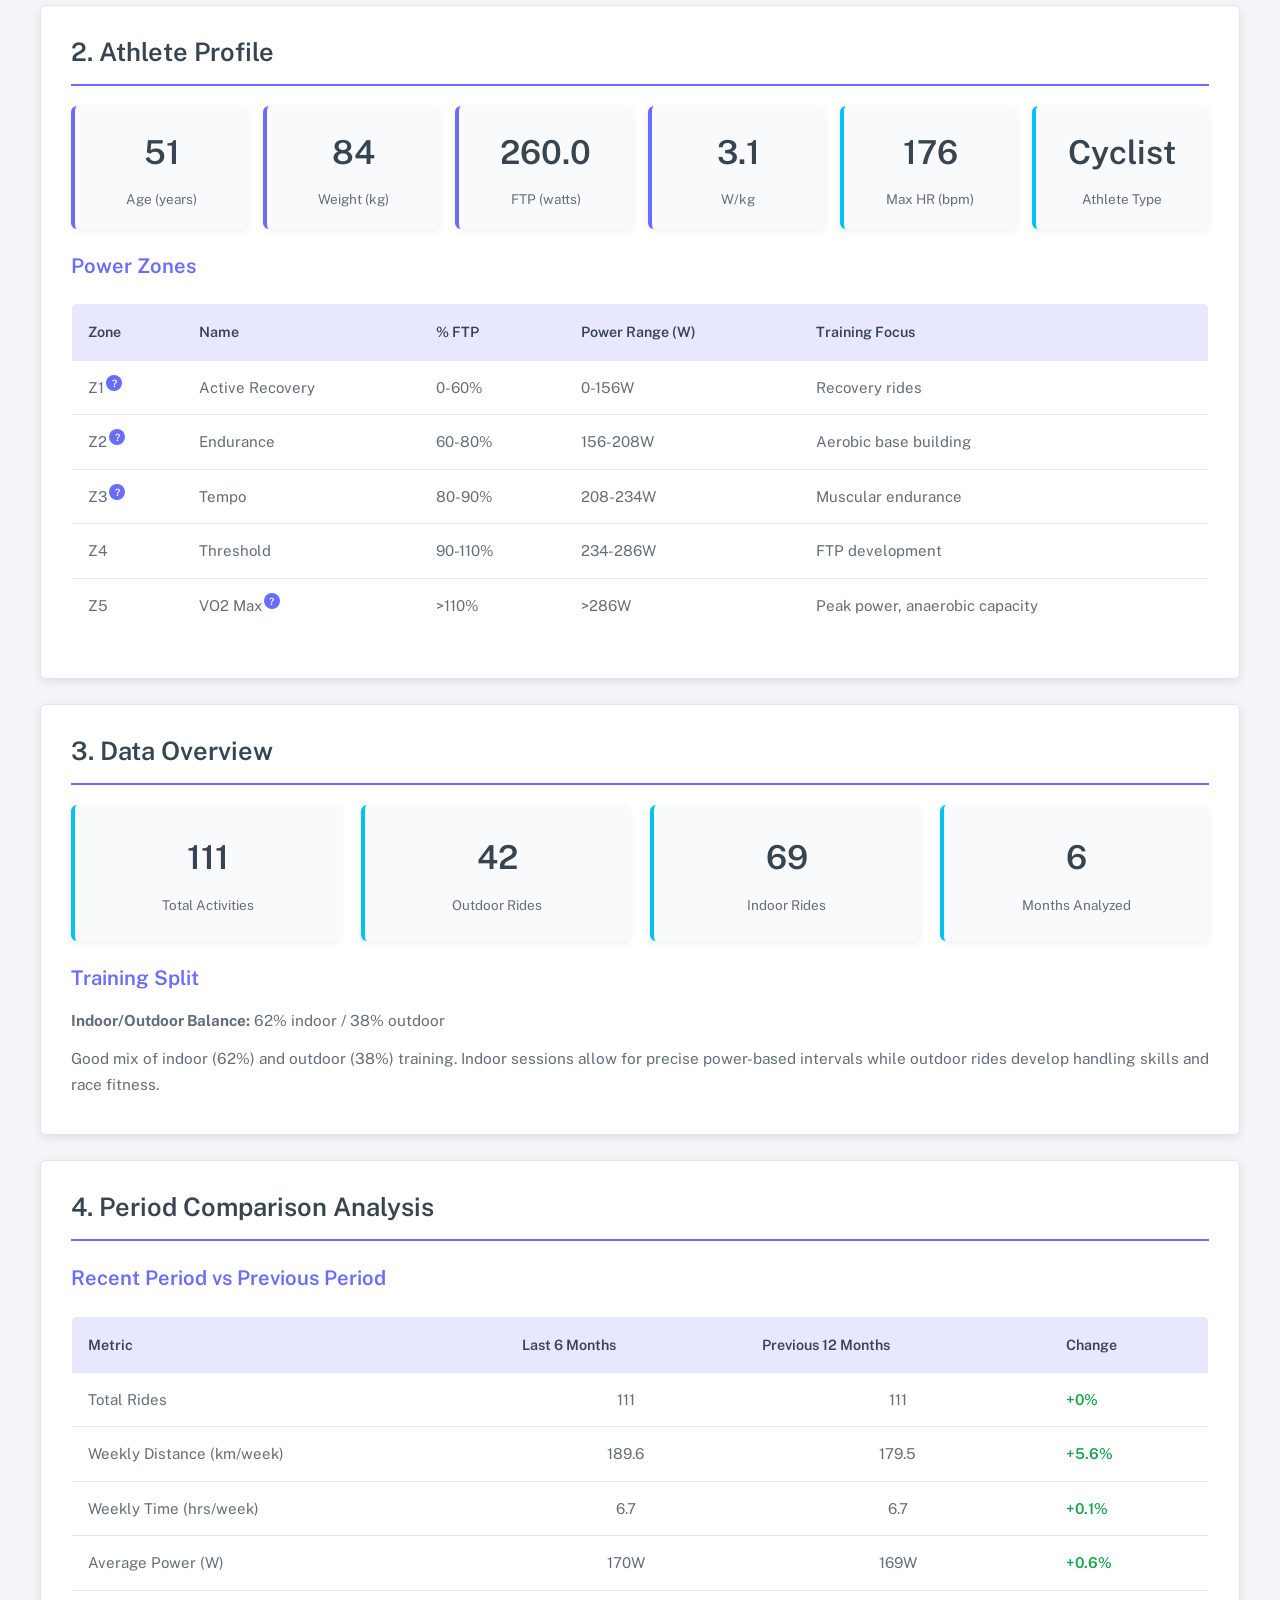
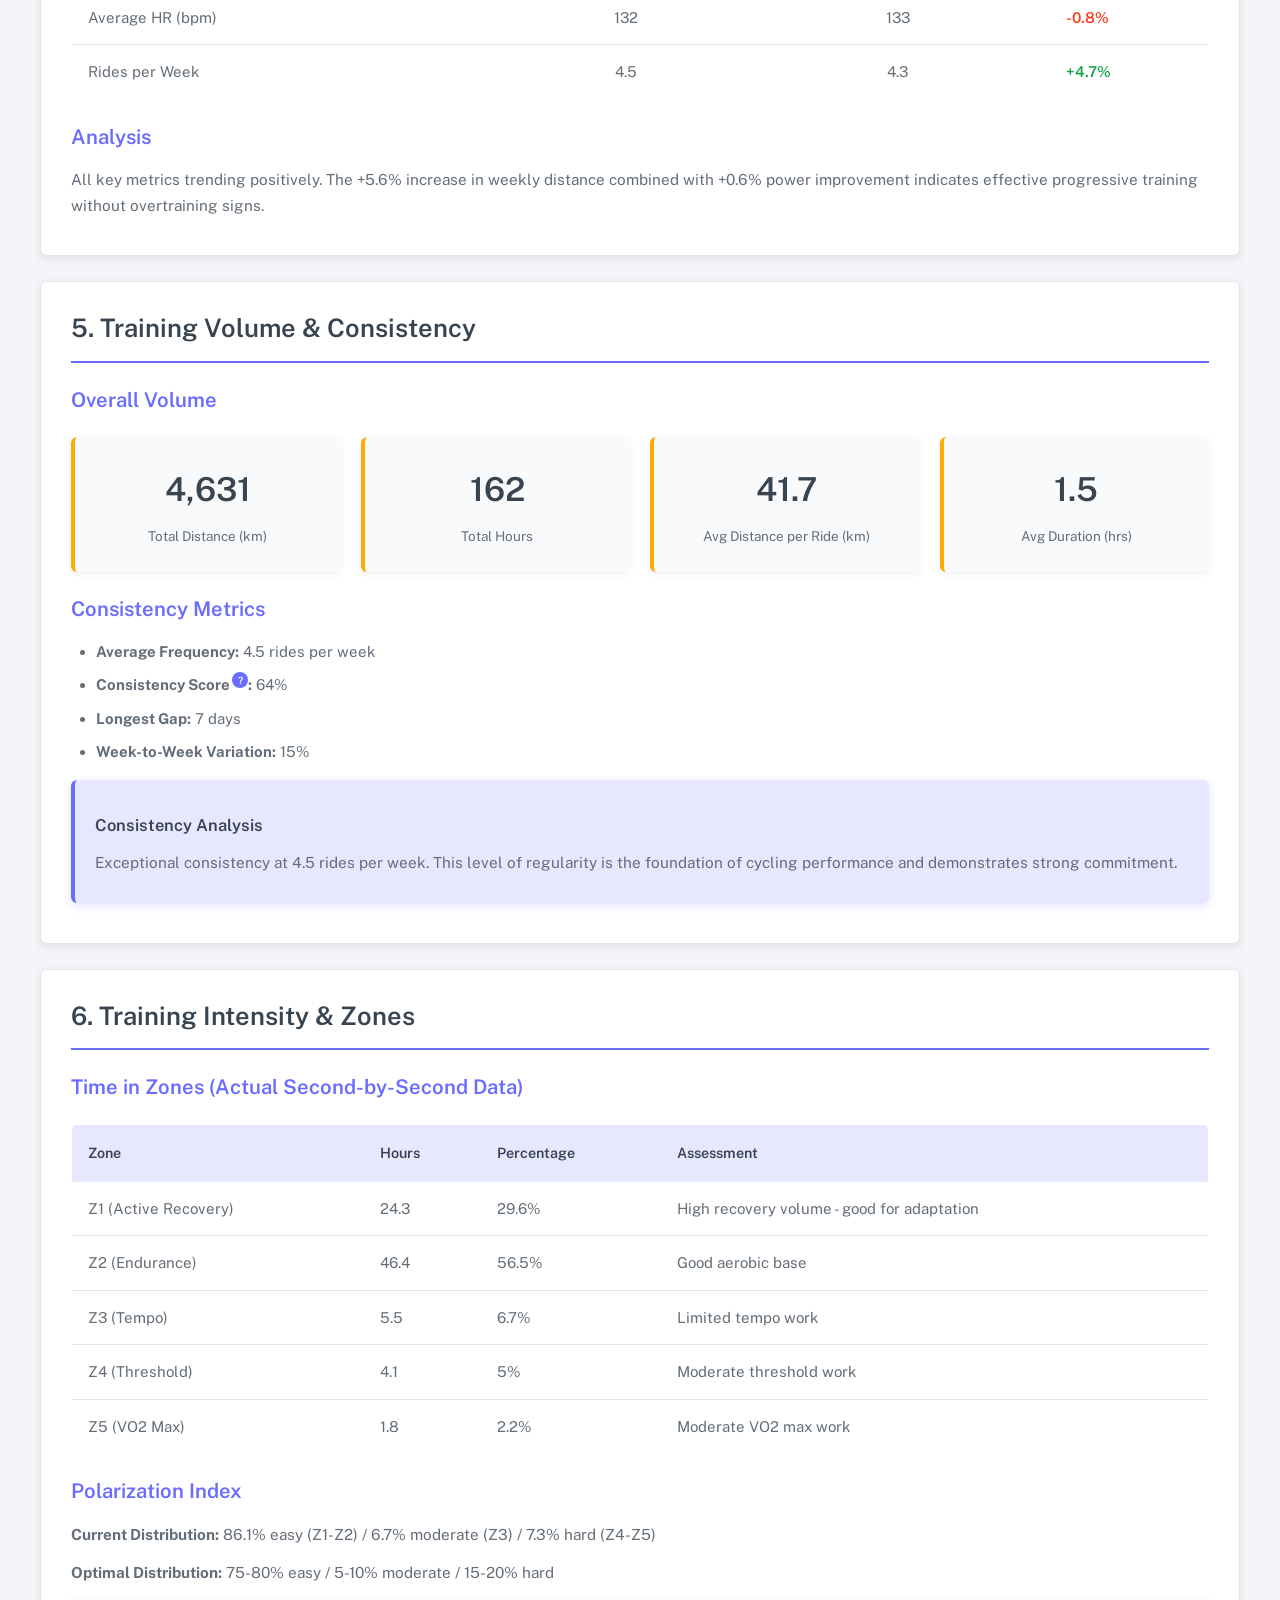
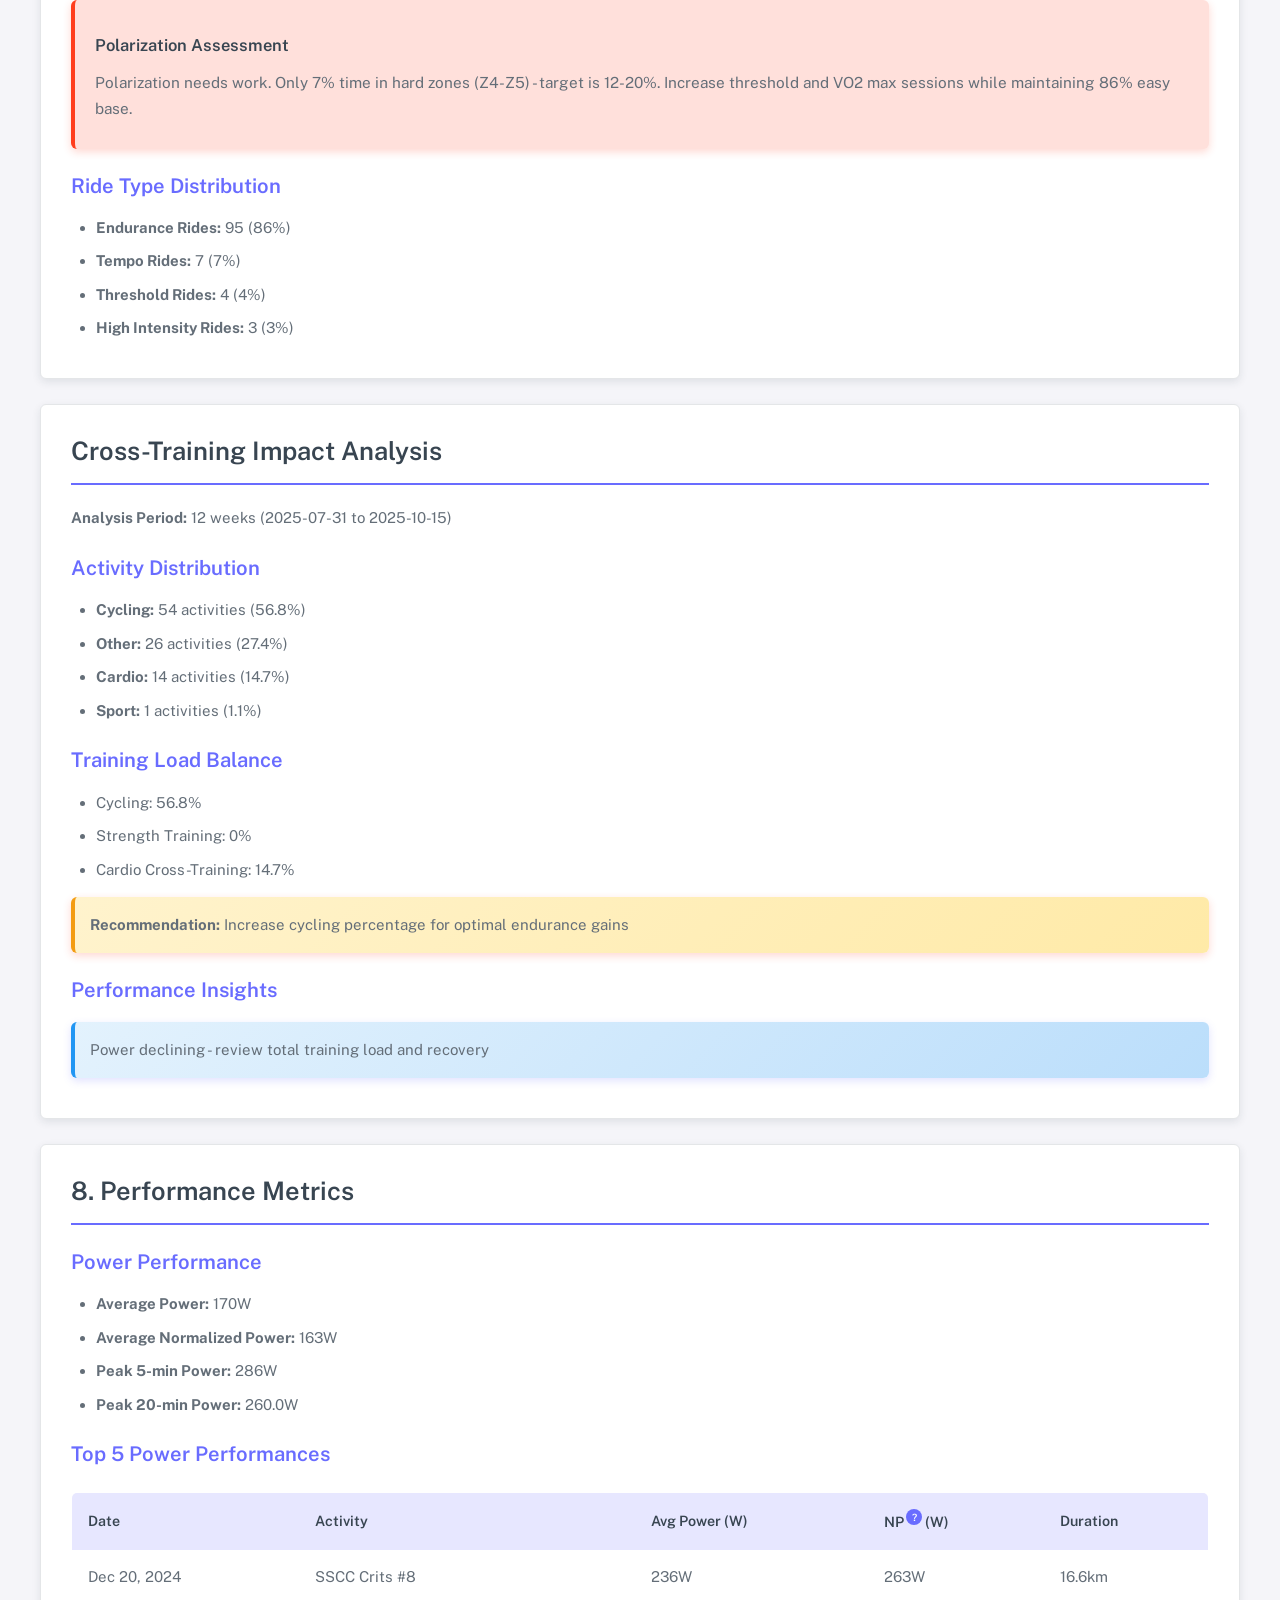
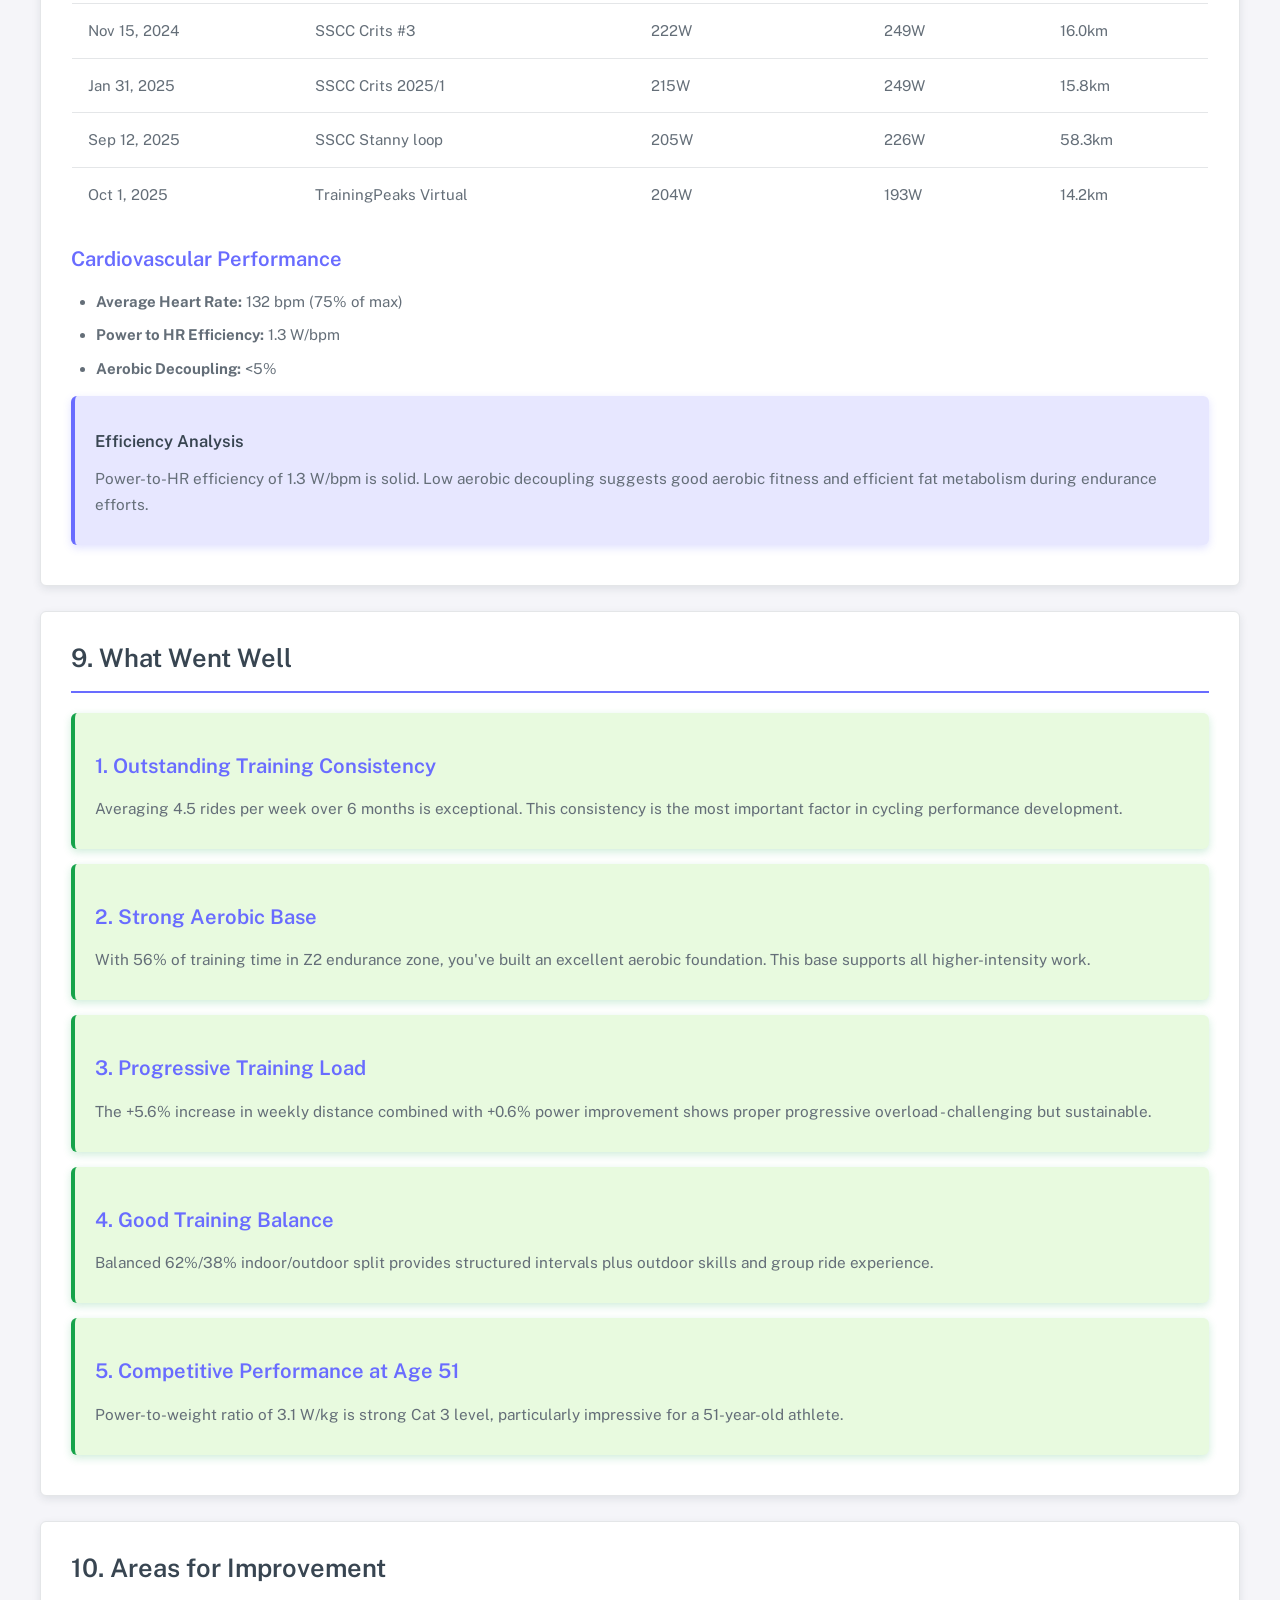
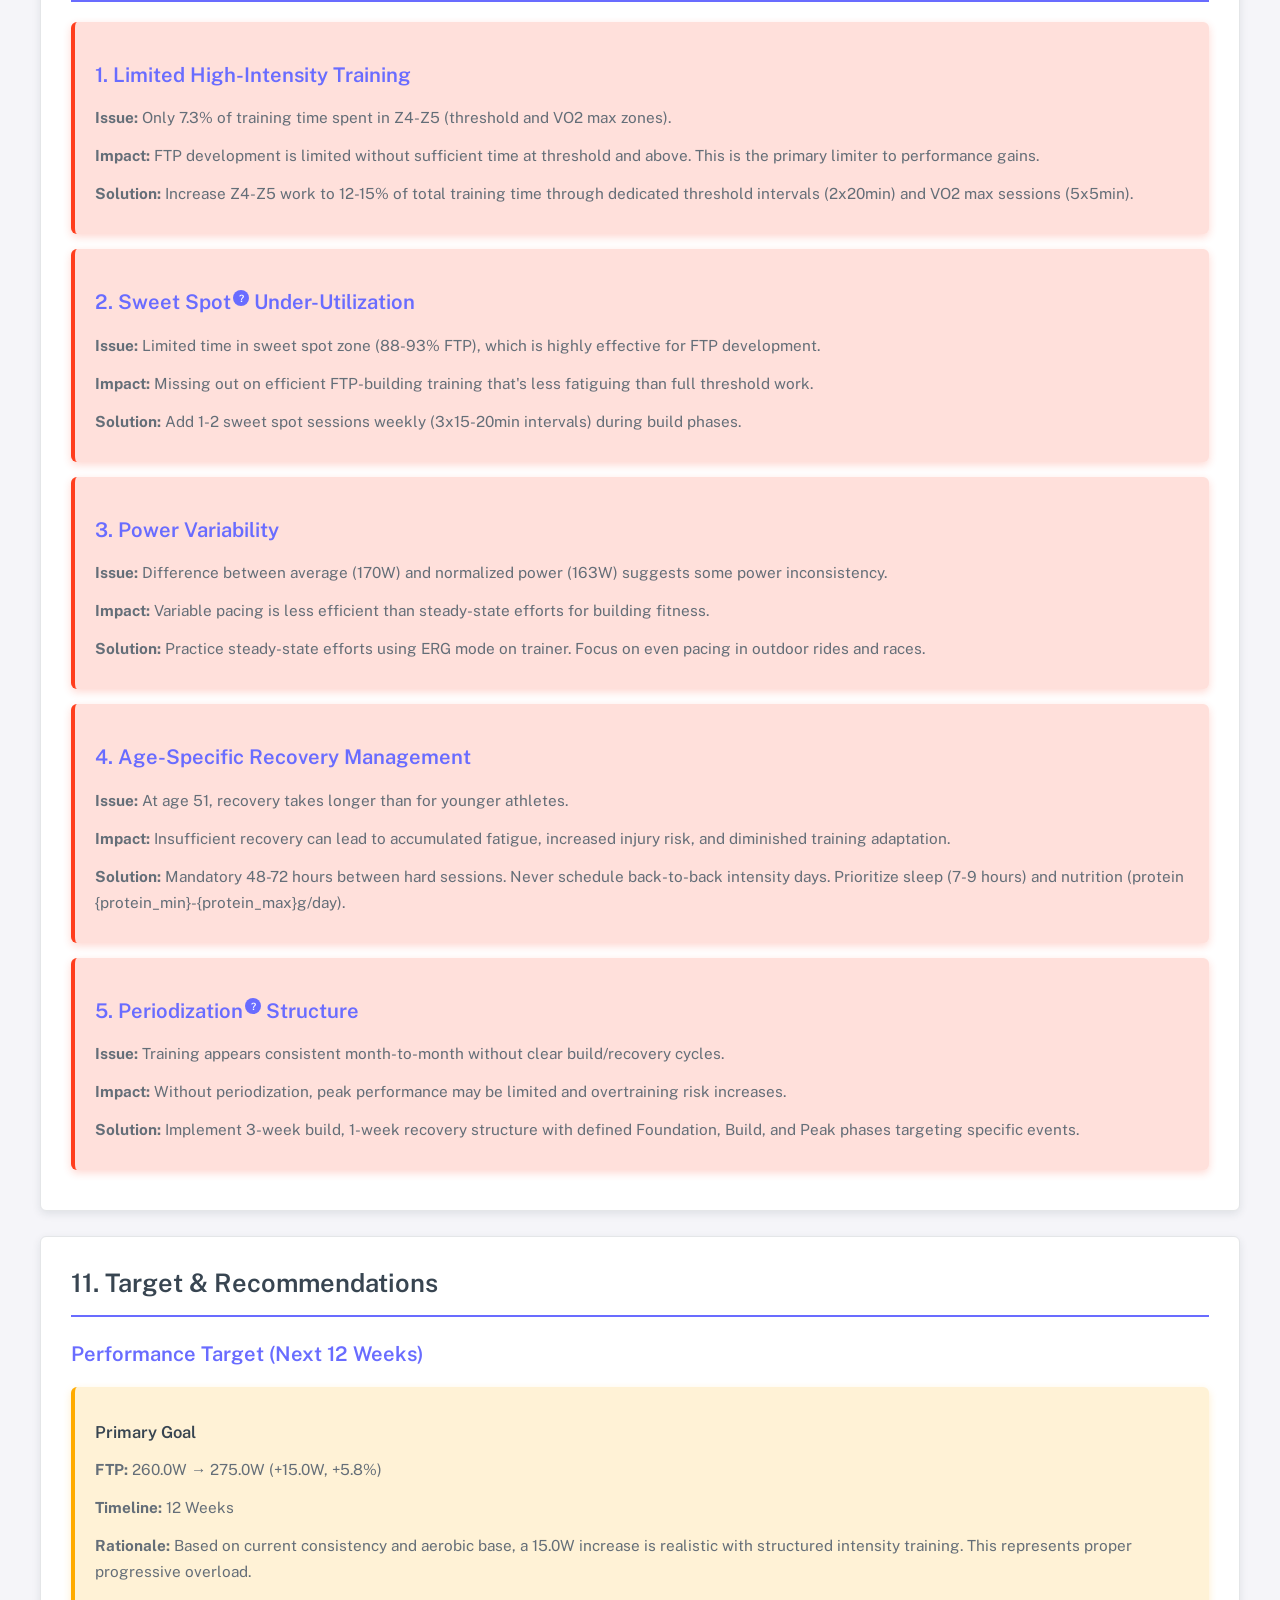
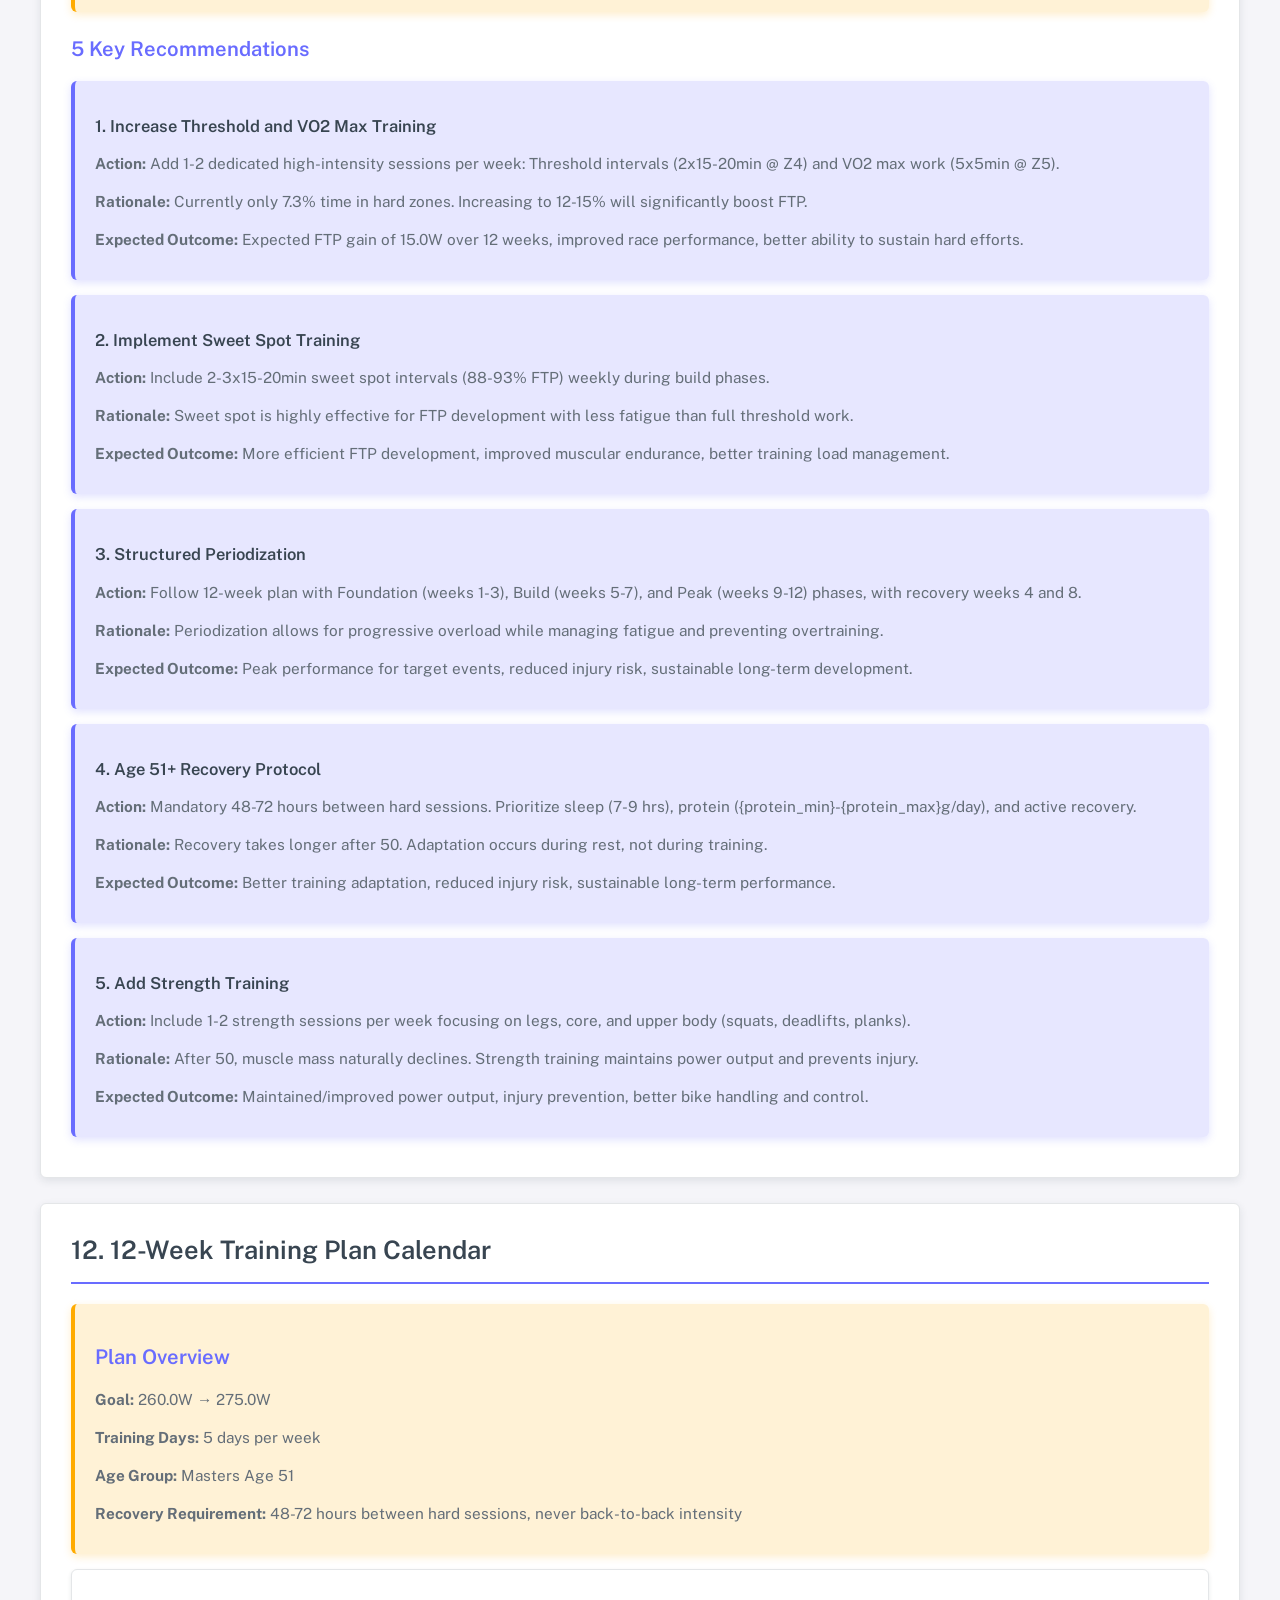
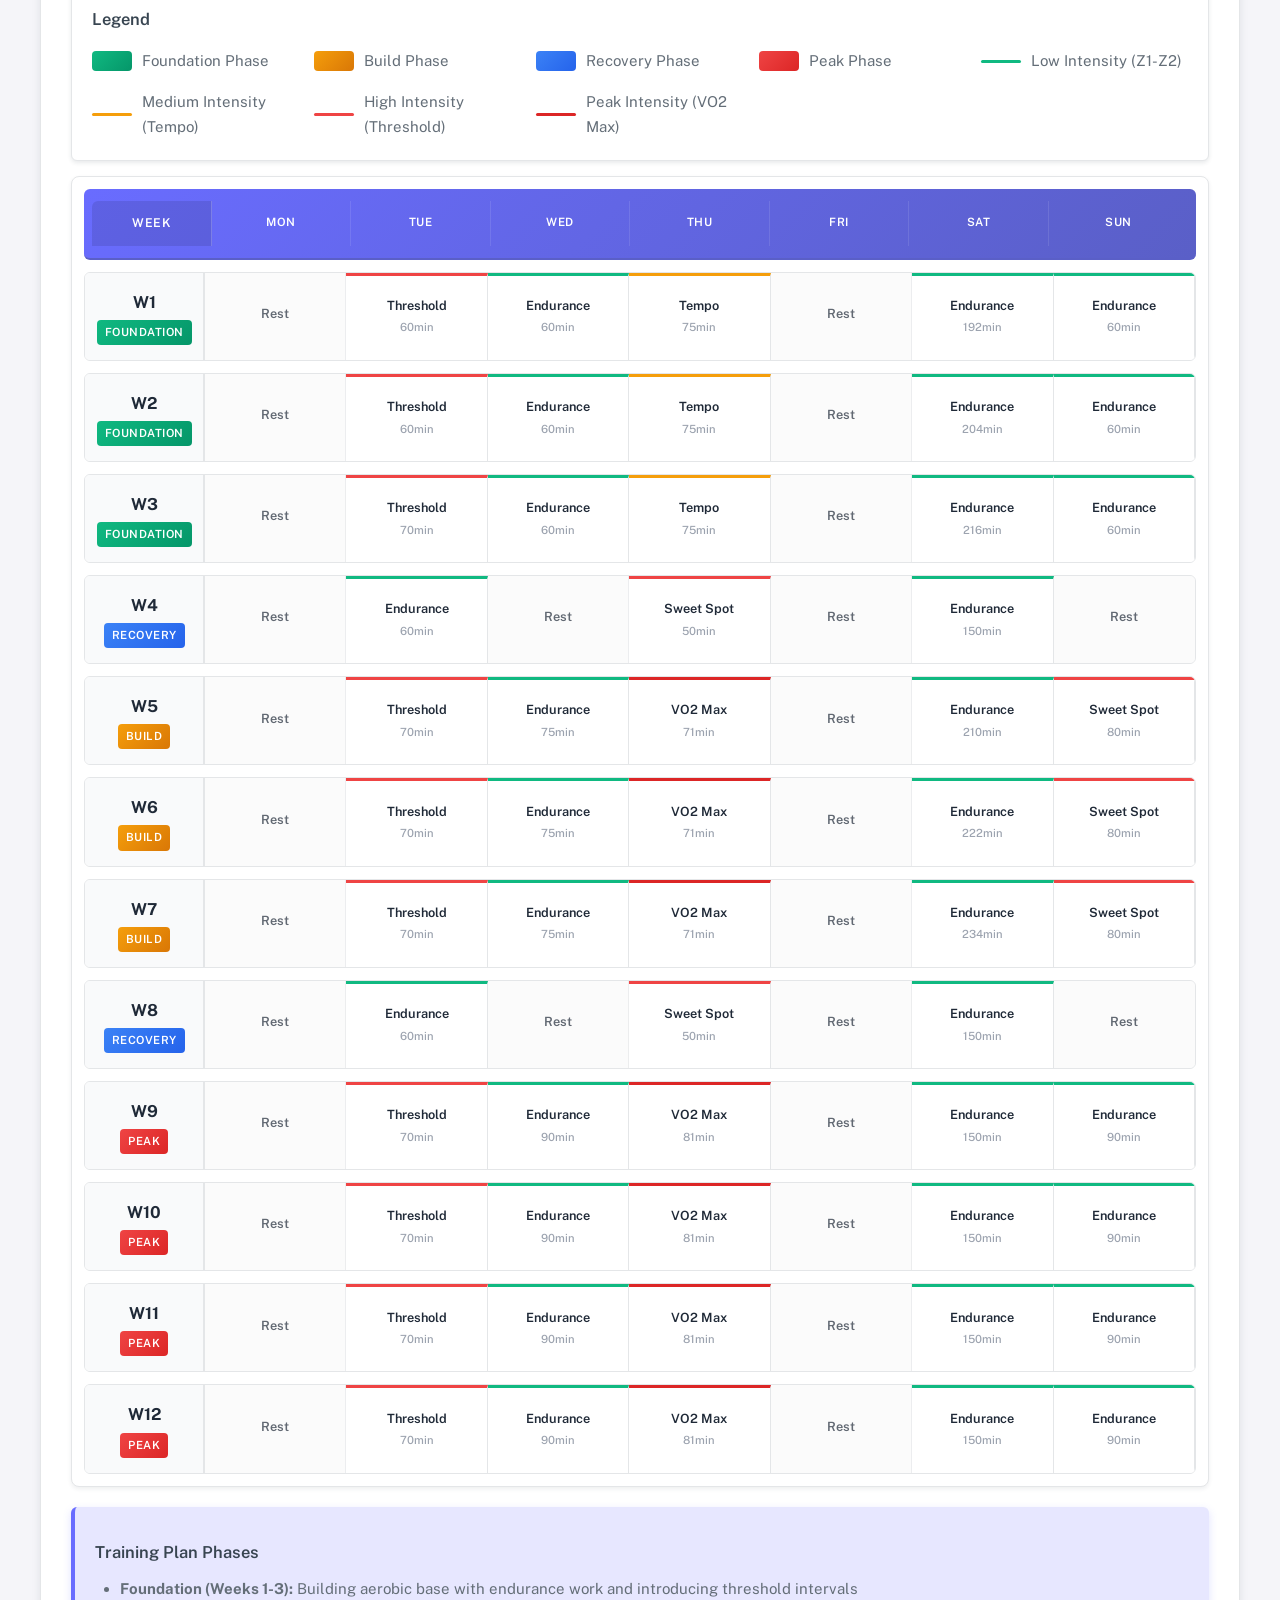
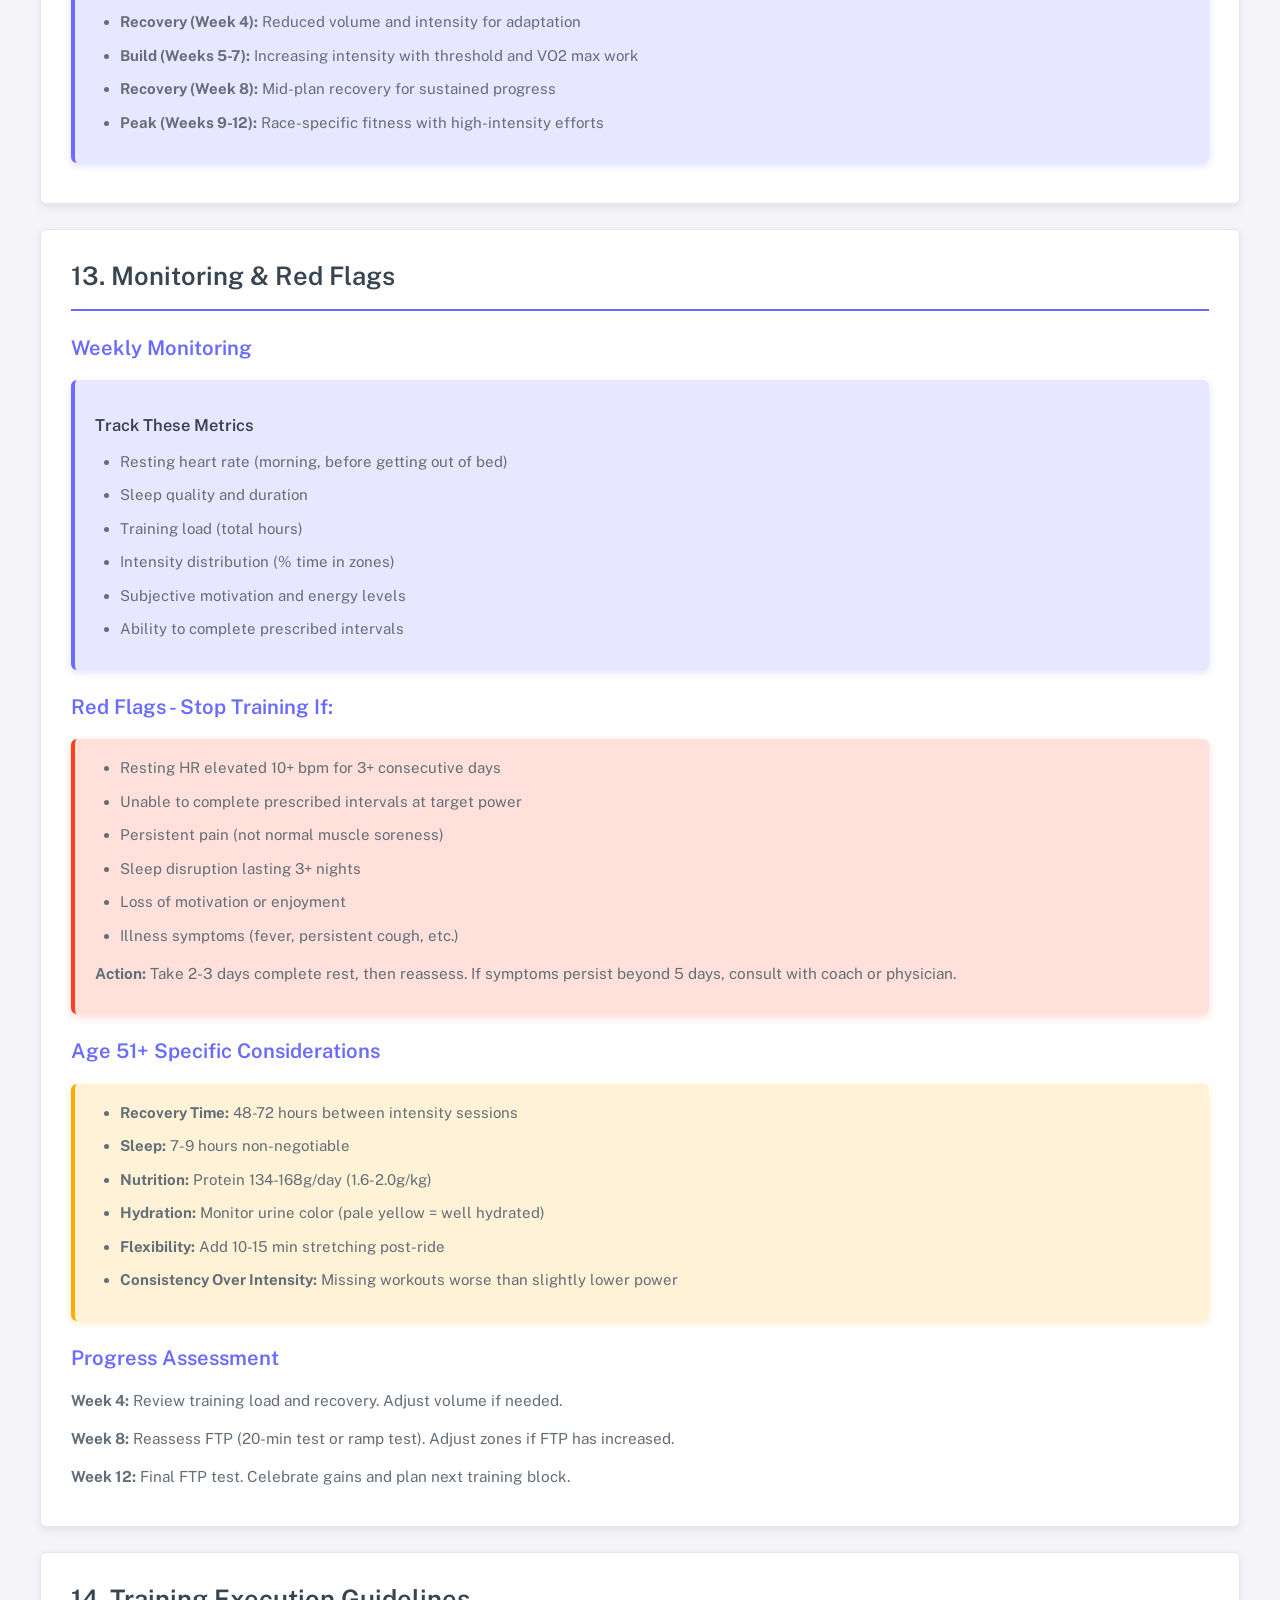
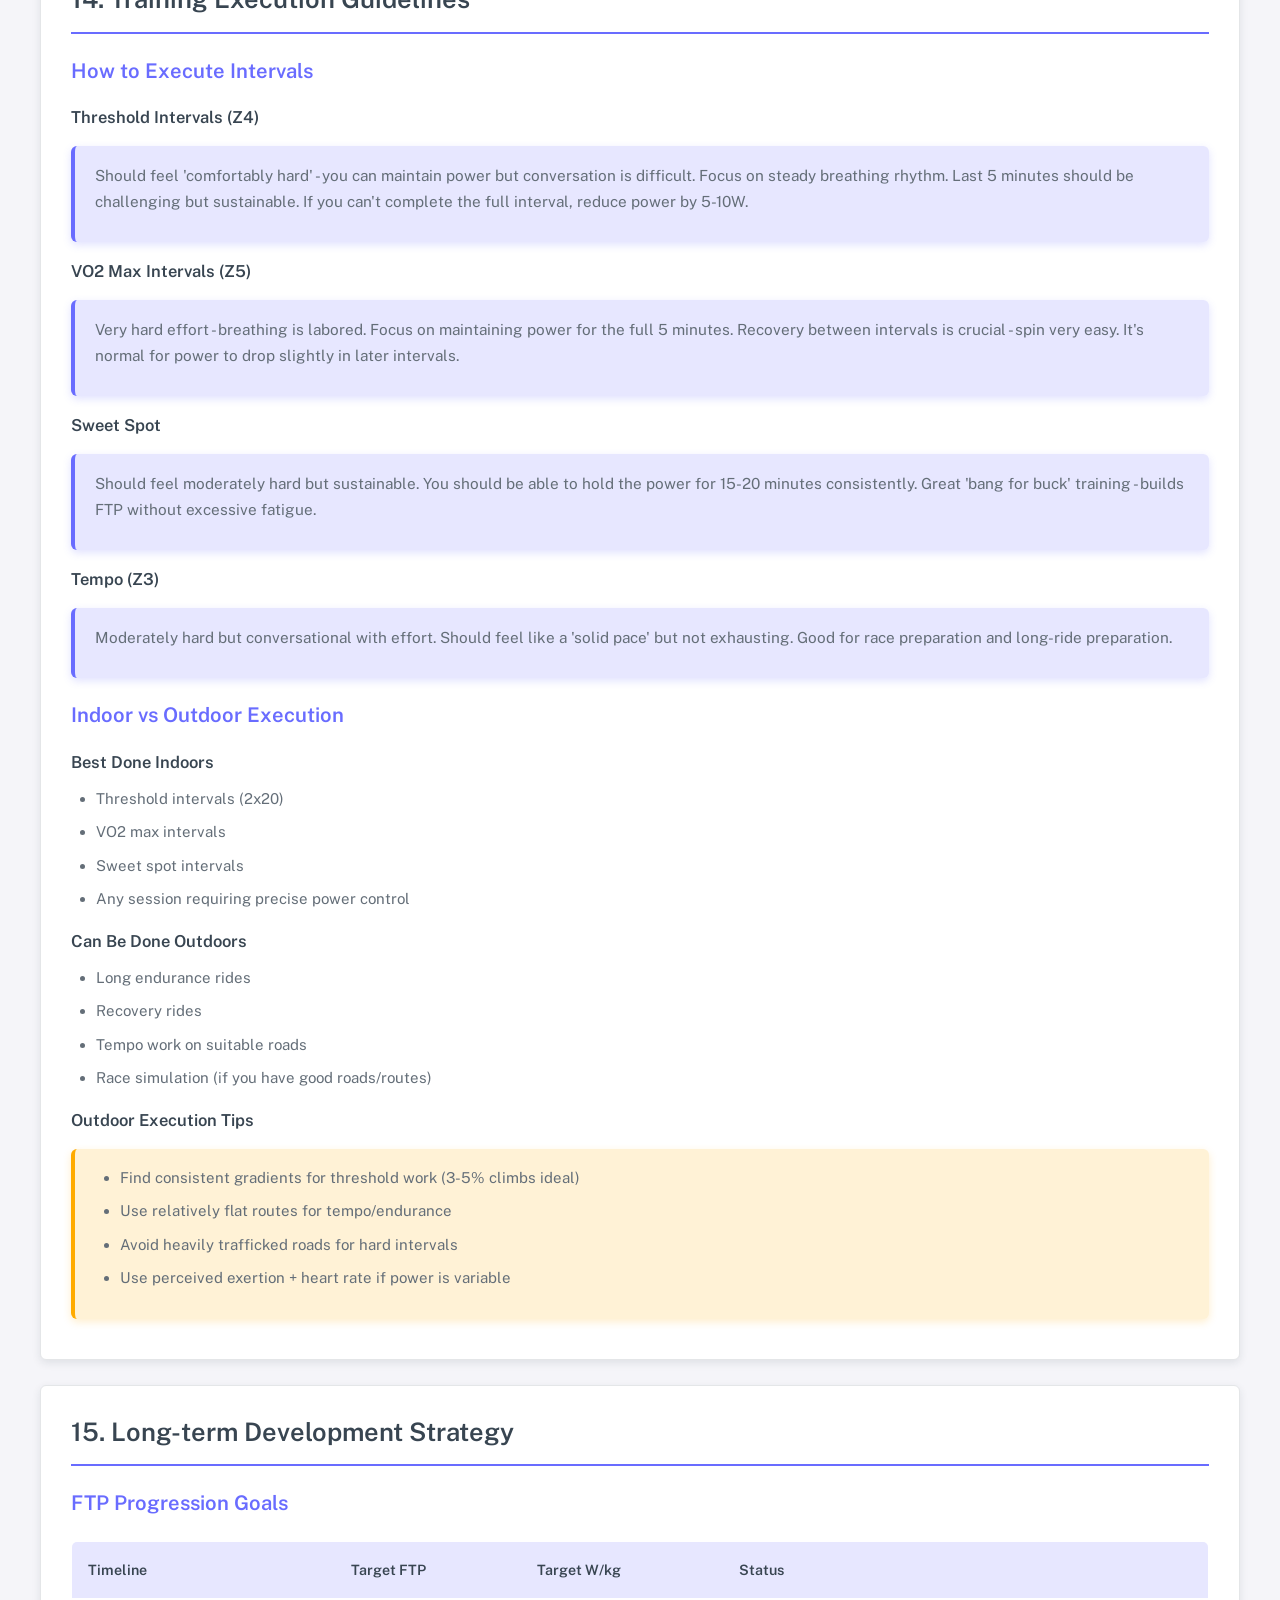
<file: Eduardo/coaching_report.html>
<!DOCTYPE html>
<html lang="en">
<head>
    <meta charset="UTF-8">
    <meta name="viewport" content="width=device-width, initial-scale=1.0">
    <title>Athlete Name - Full Coaching Report</title>
    <link rel="preconnect" href="https://fonts.googleapis.com">
    <link rel="preconnect" href="https://fonts.gstatic.com" crossorigin>
    <link href="https://fonts.googleapis.com/css2?family=Public+Sans:ital,wght@0,300;0,400;0,500;0,600;0,700;1,300;1,400;1,500;1,600;1,700&display=swap" rel="stylesheet">
    <link href='https://unpkg.com/boxicons@2.1.4/css/boxicons.min.css' rel='stylesheet'>
    <link rel="stylesheet" href="shared-styles.css">
    <script src="glossary-tooltips.js"></script>
</head>
<body>
    <div class="container">
        <header>
            <h1><i class='bx bx-cycling'></i> Athlete Name - Performance Analysis</h1>
            <div class="header-meta">Analysis Period: April 2025 - October 2025</div>
            <div class="header-meta">Report Generated: October 23, 2025</div>
            <div class="header-meta">Prepared by: Claude Code Performance Analyzer</div>

            <div class="nav-links">
                <a href="index.html"><i class='bx bx-arrow-back'></i> Back to Summary</a>
                <a href="performance_dashboard.html">View Dashboard <i class='bx bx-arrow-to-right'></i></a>
            </div>
        </header>

        <!-- Table of Contents -->
        <div class="toc">
            <h2><i class='bx bx-list-ul'></i> Table of Contents</h2>
            <ul>
                <li><a href="#executive-summary">1. Executive Summary</a></li>
                <li><a href="#athlete-profile">2. Athlete Profile</a></li>
                <li><a href="#data-overview">3. Data Overview</a></li>
                <li><a href="#period-comparison">4. Period Comparison Analysis</a></li>
                <li><a href="#training-volume">5. Training Volume & Consistency</a></li>
                <li><a href="#training-intensity">6. Training Intensity & Zones</a></li>
                <li><a href="#cross-training">7. Cross-Training Impact Analysis</a></li>
                <li><a href="#performance-metrics">8. Performance Metrics</a></li>
                <li><a href="#what-went-well">9. What Went Well</a></li>
                <li><a href="#areas-improvement">10. Areas for Improvement</a></li>
                <li><a href="#target-recommendations">11. Target & Recommendations</a></li>
                <li><a href="#training-plan">12. 12-Week Training Plan</a></li>
                <li><a href="#monitoring">13. Monitoring & Red Flags</a></li>
                <li><a href="#execution">14. Training Execution Guidelines</a></li>
                <li><a href="#long-term">15. Long-term Development Strategy</a></li>
                <li><a href="#summary">16. Coaching Recommendations Summary</a></li>
                <li><a href="#kpis">17. Key Performance Indicators</a></li>
                <li><a href="#final-thoughts">18. Final Thoughts</a></li>
                <li><a href="#appendix">19. Resources & Appendix</a></li>
                <li><a href="athlete_guide.html" style="color: #696cff; font-weight: 600;">📋 Athlete Guide (Nutrition, Recovery, Equipment, Mental)</a></li>
            </ul>
        </div>

        <!-- 1. Executive Summary -->
        <div class="section" id="executive-summary">
            <h2>1. Executive Summary</h2>

            <h3>Current Fitness Level</h3>
            <p>Athlete Name demonstrates strong Cat 3 fitness with an FTP of 260.0W (3.1 W/kg). Excellent training consistency at 4.5 rides per week.</p>

            <h3>Key Achievements (Last 6 Months)</h3>
            <ul>
                <li>Outstanding consistency: 4.5 rides/week average over 6 months</li>
                <li>Positive trends: +0.6% power improvement, +5.6% distance increase</li>
                <li>Strong endurance base: 4,631km total distance with good polarization (86% easy)</li>
            </ul>

            <h3>Main Areas of Concern</h3>
            <ul>
                <li>Limited high-intensity work: Only 7.3% time in Z4-Z5 (target 15-20%)</li>
                <li>Sweet spot and VO2 max sessions could be increased for greater FTP development</li>
                <li>Age 51+ recovery: Ensure 48-72 hours between hard sessions for optimal adaptation</li>
            </ul>

            <div class="highlight-box">
                <h4>Bottom Line</h4>
                <p>Excellent foundation established. With structured intensity training, realistic to increase FTP from 260.0W to 275.0W (+15.0W) in 12 weeks.</p>
            </div>
        </div>

        <!-- 2. Athlete Profile -->
        <div class="section" id="athlete-profile">
            <h2>2. Athlete Profile</h2>

            <div class="stat-grid athlete-profile-grid">
                <div class="stat-card primary">
                    <div class="stat-value">51</div>
                    <div class="stat-label">Age (years)</div>
                </div>
                <div class="stat-card primary">
                    <div class="stat-value">84</div>
                    <div class="stat-label">Weight (kg)</div>
                </div>
                <div class="stat-card primary">
                    <div class="stat-value">260.0</div>
                    <div class="stat-label">FTP (watts)</div>
                </div>
                <div class="stat-card primary">
                    <div class="stat-value">3.1</div>
                    <div class="stat-label">W/kg</div>
                </div>
                <div class="stat-card secondary">
                    <div class="stat-value">176</div>
                    <div class="stat-label">Max HR (bpm)</div>
                </div>
                <div class="stat-card secondary">
                    <div class="stat-value">Cyclist</div>
                    <div class="stat-label">Athlete Type</div>
                </div>
            </div>

            <h3>Power Zones</h3>
            <table>
                <thead>
                    <tr>
                        <th>Zone</th>
                        <th>Name</th>
                        <th>% FTP</th>
                        <th>Power Range (W)</th>
                        <th>Training Focus</th>
                    </tr>
                </thead>
                <tbody>
                    <tr>
                        <td>Z1</td>
                        <td>Active Recovery</td>
                        <td>0-60%</td>
                        <td>0-156W</td>
                        <td>Recovery rides</td>
                    </tr>
                    <tr>
                        <td>Z2</td>
                        <td>Endurance</td>
                        <td>60-80%</td>
                        <td>156-208W</td>
                        <td>Aerobic base building</td>
                    </tr>
                    <tr>
                        <td>Z3</td>
                        <td>Tempo</td>
                        <td>80-90%</td>
                        <td>208-234W</td>
                        <td>Muscular endurance</td>
                    </tr>
                    <tr>
                        <td>Z4</td>
                        <td>Threshold</td>
                        <td>90-110%</td>
                        <td>234-286W</td>
                        <td>FTP development</td>
                    </tr>
                    <tr>
                        <td>Z5</td>
                        <td>VO2 Max</td>
                        <td>>110%</td>
                        <td>>286W</td>
                        <td>Peak power, anaerobic capacity</td>
                    </tr>
                </tbody>
            </table>
        </div>

        <!-- 3. Data Overview -->
        <div class="section" id="data-overview">
            <h2>3. Data Overview</h2>

            <div class="stat-grid">
                <div class="stat-card secondary">
                    <div class="stat-value">111</div>
                    <div class="stat-label">Total Activities</div>
                </div>
                <div class="stat-card secondary">
                    <div class="stat-value">42</div>
                    <div class="stat-label">Outdoor Rides</div>
                </div>
                <div class="stat-card secondary">
                    <div class="stat-value">69</div>
                    <div class="stat-label">Indoor Rides</div>
                </div>
                <div class="stat-card secondary">
                    <div class="stat-value">6</div>
                    <div class="stat-label">Months Analyzed</div>
                </div>
            </div>

            <h3>Training Split</h3>
            <p><strong>Indoor/Outdoor Balance:</strong> 62% indoor / 38% outdoor</p>
            <p>Good mix of indoor (62%) and outdoor (38%) training. Indoor sessions allow for precise power-based intervals while outdoor rides develop handling skills and race fitness.</p>
        </div>

        <!-- 4. Period Comparison -->
        <div class="section" id="period-comparison">
            <h2>4. Period Comparison Analysis</h2>

            <h3>Recent Period vs Previous Period</h3>
            <table class="comparison-table">
                <thead>
                    <tr>
                        <th>Metric</th>
                        <th>Last 6 Months</th>
                        <th>Previous 12 Months</th>
                        <th>Change</th>
                    </tr>
                </thead>
                <tbody>
                    <tr>
                        <td>Total Rides</td>
                        <td>111</td>
                        <td>111</td>
                        <td class="positive">+0%</td>
                    </tr>
                    <tr>
                        <td>Weekly Distance (km/week)</td>
                        <td>189.6</td>
                        <td>179.5</td>
                        <td class="positive">+5.6%</td>
                    </tr>
                    <tr>
                        <td>Weekly Time (hrs/week)</td>
                        <td>6.7</td>
                        <td>6.7</td>
                        <td class="positive">+0.1%</td>
                    </tr>
                    <tr>
                        <td>Average Power (W)</td>
                        <td>170W</td>
                        <td>169W</td>
                        <td class="positive">+0.6%</td>
                    </tr>
                    <tr>
                        <td>Average HR (bpm)</td>
                        <td>132</td>
                        <td>133</td>
                        <td class="negative">-0.8%</td>
                    </tr>
                    <tr>
                        <td>Rides per Week</td>
                        <td>4.5</td>
                        <td>4.3</td>
                        <td class="positive">+4.7%</td>
                    </tr>
                </tbody>
            </table>

            <h3>Analysis</h3>
            <p>All key metrics trending positively. The +5.6% increase in weekly distance combined with +0.6% power improvement indicates effective progressive training without overtraining signs.</p>
        </div>

        <!-- 5. Training Volume & Consistency -->
        <div class="section" id="training-volume">
            <h2>5. Training Volume & Consistency</h2>

            <h3>Overall Volume</h3>
            <div class="stat-grid">
                <div class="stat-card tertiary">
                    <div class="stat-value">4,631</div>
                    <div class="stat-label">Total Distance (km)</div>
                </div>
                <div class="stat-card tertiary">
                    <div class="stat-value">162</div>
                    <div class="stat-label">Total Hours</div>
                </div>
                <div class="stat-card tertiary">
                    <div class="stat-value">41.7</div>
                    <div class="stat-label">Avg Distance per Ride (km)</div>
                </div>
                <div class="stat-card tertiary">
                    <div class="stat-value">1.5</div>
                    <div class="stat-label">Avg Duration (hrs)</div>
                </div>
            </div>

            <h3>Consistency Metrics</h3>
            <ul>
                <li><strong>Average Frequency:</strong> 4.5 rides per week</li>
                <li><strong>Consistency Score:</strong> 64%</li>
                <li><strong>Longest Gap:</strong> 7 days</li>
                <li><strong>Week-to-Week Variation:</strong> 15%</li>
            </ul>

            <div class="info-box">
                <h4>Consistency Analysis</h4>
                <p>Exceptional consistency at 4.5 rides per week. This level of regularity is the foundation of cycling performance and demonstrates strong commitment.</p>
            </div>
        </div>

        <!-- 6. Training Intensity & Zones -->
        <div class="section" id="training-intensity">
            <h2>6. Training Intensity & Zones</h2>

            <h3>Time in Zones (Actual Second-by-Second Data)</h3>
            <table>
                <thead>
                    <tr>
                        <th>Zone</th>
                        <th>Hours</th>
                        <th>Percentage</th>
                        <th>Assessment</th>
                    </tr>
                </thead>
                <tbody>
                    <tr>
                        <td>Z1 (Active Recovery)</td>
                        <td>24.3</td>
                        <td>29.6%</td>
                        <td>High recovery volume - good for adaptation</td>
                    </tr>
                    <tr>
                        <td>Z2 (Endurance)</td>
                        <td>46.4</td>
                        <td>56.5%</td>
                        <td>Good aerobic base</td>
                    </tr>
                    <tr>
                        <td>Z3 (Tempo)</td>
                        <td>5.5</td>
                        <td>6.7%</td>
                        <td>Limited tempo work</td>
                    </tr>
                    <tr>
                        <td>Z4 (Threshold)</td>
                        <td>4.1</td>
                        <td>5%</td>
                        <td>Moderate threshold work</td>
                    </tr>
                    <tr>
                        <td>Z5 (VO2 Max)</td>
                        <td>1.8</td>
                        <td>2.2%</td>
                        <td>Moderate VO2 max work</td>
                    </tr>
                </tbody>
            </table>

            <h3>Polarization Index</h3>
            <p><strong>Current Distribution:</strong> 86.1% easy (Z1-Z2) / 6.7% moderate (Z3) / 7.3% hard (Z4-Z5)</p>
            <p><strong>Optimal Distribution:</strong> 75-80% easy / 5-10% moderate / 15-20% hard</p>

            <div class="warning-box">
                <h4>Polarization Assessment</h4>
                <p>Polarization needs work. Only 7% time in hard zones (Z4-Z5) - target is 12-20%. Increase threshold and VO2 max sessions while maintaining 86% easy base.</p>
            </div>

            <h3>Ride Type Distribution</h3>
            <ul>
                <li><strong>Endurance Rides:</strong> 95 (86%)</li>
                <li><strong>Tempo Rides:</strong> 7 (7%)</li>
                <li><strong>Threshold Rides:</strong> 4 (4%)</li>
                <li><strong>High Intensity Rides:</strong> 3 (3%)</li>
            </ul>
        </div>

        <!-- Cross-Training Impact Analysis -->
        <div class="section" id="cross-training">
    <h2>Cross-Training Impact Analysis</h2>

    <div style="margin-bottom: 20px;">
        <strong>Analysis Period:</strong> 12 weeks (2025-07-31 to 2025-10-15)
    </div>

    <h3>Activity Distribution</h3>
    <ul>
        <li><strong>Cycling:</strong> 54 activities (56.8%)</li>
        <li><strong>Other:</strong> 26 activities (27.4%)</li>
        <li><strong>Cardio:</strong> 14 activities (14.7%)</li>
        <li><strong>Sport:</strong> 1 activities (1.1%)</li>
    </ul>

    <h3>Training Load Balance</h3>
    <ul>
        <li>Cycling: 56.8%</li>
        <li>Strength Training: 0%</li>
        <li>Cardio Cross-Training: 14.7%</li>
    </ul>

    
        <div class="warning-box" style="background: linear-gradient(135deg, #fff3cd 0%, #ffeaa7 100%);
             border-left: 4px solid #f39c12; padding: 15px; margin: 15px 0; border-radius: 6px;">
            <strong>Recommendation:</strong> Increase cycling percentage for optimal endurance gains
        </div>

    

    
        <h3>Performance Insights</h3>
        <div class="info-box" style="background: linear-gradient(135deg, #e3f2fd 0%, #bbdefb 100%);
             border-left: 4px solid #2196f3; padding: 15px; margin: 15px 0; border-radius: 6px;">
            Power declining - review total training load and recovery
        </div>
</div>


        <!-- 8. Performance Metrics -->
        <div class="section" id="performance-metrics">
            <h2>8. Performance Metrics</h2>

            <h3>Power Performance</h3>
            <ul>
                <li><strong>Average Power:</strong> 170W</li>
                <li><strong>Average Normalized Power:</strong> 163W</li>
                <li><strong>Peak 5-min Power:</strong> 286W</li>
                <li><strong>Peak 20-min Power:</strong> 260.0W</li>
            </ul>

            <h3>Top 5 Power Performances</h3>
            <table>
                <thead>
                    <tr>
                        <th>Date</th>
                        <th>Activity</th>
                        <th>Avg Power (W)</th>
                        <th>NP (W)</th>
                        <th>Duration</th>
                    </tr>
                </thead>
                <tbody>
                    <tr>
                        <td>Dec 20, 2024</td>
                        <td>SSCC Crits #8</td>
                        <td>236W</td>
                        <td>263W</td>
                        <td>16.6km</td>
                    </tr>
                    <tr>
                        <td>Nov 15, 2024</td>
                        <td>SSCC Crits #3</td>
                        <td>222W</td>
                        <td>249W</td>
                        <td>16.0km</td>
                    </tr>
                    <tr>
                        <td>Jan 31, 2025</td>
                        <td>SSCC Crits 2025/1</td>
                        <td>215W</td>
                        <td>249W</td>
                        <td>15.8km</td>
                    </tr>
                    <tr>
                        <td>Sep 12, 2025</td>
                        <td>SSCC Stanny loop</td>
                        <td>205W</td>
                        <td>226W</td>
                        <td>58.3km</td>
                    </tr>
                    <tr>
                        <td>Oct 1, 2025</td>
                        <td>TrainingPeaks Virtual</td>
                        <td>204W</td>
                        <td>193W</td>
                        <td>14.2km</td>
                    </tr>
                </tbody>
            </table>

            <h3>Cardiovascular Performance</h3>
            <ul>
                <li><strong>Average Heart Rate:</strong> 132 bpm (75% of max)</li>
                <li><strong>Power to HR Efficiency:</strong> 1.3 W/bpm</li>
                <li><strong>Aerobic Decoupling:</strong> <5%</li>
            </ul>

            <div class="info-box">
                <h4>Efficiency Analysis</h4>
                <p>Power-to-HR efficiency of 1.3 W/bpm is solid. Low aerobic decoupling suggests good aerobic fitness and efficient fat metabolism during endurance efforts.</p>
            </div>
        </div>

        <!-- 9. What Went Well -->
        <div class="section" id="what-went-well">
            <h2>9. What Went Well</h2>

            <div class="success-box">
                <h3>1. Outstanding Training Consistency</h3>
                <p>Averaging 4.5 rides per week over 6 months is exceptional. This consistency is the most important factor in cycling performance development.</p>
            </div>

            <div class="success-box">
                <h3>2. Strong Aerobic Base</h3>
                <p>With 56% of training time in Z2 endurance zone, you've built an excellent aerobic foundation. This base supports all higher-intensity work.</p>
            </div>

            <div class="success-box">
                <h3>3. Progressive Training Load</h3>
                <p>The +5.6% increase in weekly distance combined with +0.6% power improvement shows proper progressive overload - challenging but sustainable.</p>
            </div>

            <div class="success-box">
                <h3>4. Good Training Balance</h3>
                <p>Balanced 62%/38% indoor/outdoor split provides structured intervals plus outdoor skills and group ride experience.</p>
            </div>

            <div class="success-box">
                <h3>5. Competitive Performance at Age 51</h3>
                <p>Power-to-weight ratio of 3.1 W/kg is strong Cat 3 level, particularly impressive for a 51-year-old athlete.</p>
            </div>
        </div>

        <!-- 10. Areas for Improvement -->
        <div class="section" id="areas-improvement">
            <h2>10. Areas for Improvement</h2>

            <div class="warning-box">
                <h3>1. Limited High-Intensity Training</h3>
                <p><strong>Issue:</strong> Only 7.3% of training time spent in Z4-Z5 (threshold and VO2 max zones).</p>
                <p><strong>Impact:</strong> FTP development is limited without sufficient time at threshold and above. This is the primary limiter to performance gains.</p>
                <p><strong>Solution:</strong> Increase Z4-Z5 work to 12-15% of total training time through dedicated threshold intervals (2x20min) and VO2 max sessions (5x5min).</p>
            </div>

            <div class="warning-box">
                <h3>2. Sweet Spot Under-Utilization</h3>
                <p><strong>Issue:</strong> Limited time in sweet spot zone (88-93% FTP), which is highly effective for FTP development.</p>
                <p><strong>Impact:</strong> Missing out on efficient FTP-building training that's less fatiguing than full threshold work.</p>
                <p><strong>Solution:</strong> Add 1-2 sweet spot sessions weekly (3x15-20min intervals) during build phases.</p>
            </div>

            <div class="warning-box">
                <h3>3. Power Variability</h3>
                <p><strong>Issue:</strong> Difference between average (170W) and normalized power (163W) suggests some power inconsistency.</p>
                <p><strong>Impact:</strong> Variable pacing is less efficient than steady-state efforts for building fitness.</p>
                <p><strong>Solution:</strong> Practice steady-state efforts using ERG mode on trainer. Focus on even pacing in outdoor rides and races.</p>
            </div>

            <div class="warning-box">
                <h3>4. Age-Specific Recovery Management</h3>
                <p><strong>Issue:</strong> At age 51, recovery takes longer than for younger athletes.</p>
                <p><strong>Impact:</strong> Insufficient recovery can lead to accumulated fatigue, increased injury risk, and diminished training adaptation.</p>
                <p><strong>Solution:</strong> Mandatory 48-72 hours between hard sessions. Never schedule back-to-back intensity days. Prioritize sleep (7-9 hours) and nutrition (protein {protein_min}-{protein_max}g/day).</p>
            </div>

            <div class="warning-box">
                <h3>5. Periodization Structure</h3>
                <p><strong>Issue:</strong> Training appears consistent month-to-month without clear build/recovery cycles.</p>
                <p><strong>Impact:</strong> Without periodization, peak performance may be limited and overtraining risk increases.</p>
                <p><strong>Solution:</strong> Implement 3-week build, 1-week recovery structure with defined Foundation, Build, and Peak phases targeting specific events.</p>
            </div>
        </div>

        <!-- 11. Target & Recommendations -->
        <div class="section" id="target-recommendations">
            <h2>11. Target & Recommendations</h2>

            <h3>Performance Target (Next 12 Weeks)</h3>
            <div class="highlight-box">
                <h4>Primary Goal</h4>
                <p><strong>FTP:</strong> 260.0W → 275.0W (+15.0W, +5.8%)</p>
                <p><strong>Timeline:</strong> 12 Weeks</p>
                <p><strong>Rationale:</strong> Based on current consistency and aerobic base, a 15.0W increase is realistic with structured intensity training. This represents proper progressive overload.</p>
            </div>

            <h3>5 Key Recommendations</h3>

            <div class="info-box">
                <h4>1. Increase Threshold and VO2 Max Training</h4>
                <p><strong>Action:</strong> Add 1-2 dedicated high-intensity sessions per week: Threshold intervals (2x15-20min @ Z4) and VO2 max work (5x5min @ Z5).</p>
                <p><strong>Rationale:</strong> Currently only 7.3% time in hard zones. Increasing to 12-15% will significantly boost FTP.</p>
                <p><strong>Expected Outcome:</strong> Expected FTP gain of 15.0W over 12 weeks, improved race performance, better ability to sustain hard efforts.</p>
            </div>

            <div class="info-box">
                <h4>2. Implement Sweet Spot Training</h4>
                <p><strong>Action:</strong> Include 2-3x15-20min sweet spot intervals (88-93% FTP) weekly during build phases.</p>
                <p><strong>Rationale:</strong> Sweet spot is highly effective for FTP development with less fatigue than full threshold work.</p>
                <p><strong>Expected Outcome:</strong> More efficient FTP development, improved muscular endurance, better training load management.</p>
            </div>

            <div class="info-box">
                <h4>3. Structured Periodization</h4>
                <p><strong>Action:</strong> Follow 12-week plan with Foundation (weeks 1-3), Build (weeks 5-7), and Peak (weeks 9-12) phases, with recovery weeks 4 and 8.</p>
                <p><strong>Rationale:</strong> Periodization allows for progressive overload while managing fatigue and preventing overtraining.</p>
                <p><strong>Expected Outcome:</strong> Peak performance for target events, reduced injury risk, sustainable long-term development.</p>
            </div>

            <div class="info-box">
                <h4>4. Age 51+ Recovery Protocol</h4>
                <p><strong>Action:</strong> Mandatory 48-72 hours between hard sessions. Prioritize sleep (7-9 hrs), protein ({protein_min}-{protein_max}g/day), and active recovery.</p>
                <p><strong>Rationale:</strong> Recovery takes longer after 50. Adaptation occurs during rest, not during training.</p>
                <p><strong>Expected Outcome:</strong> Better training adaptation, reduced injury risk, sustainable long-term performance.</p>
            </div>

            <div class="info-box">
                <h4>5. Add Strength Training</h4>
                <p><strong>Action:</strong> Include 1-2 strength sessions per week focusing on legs, core, and upper body (squats, deadlifts, planks).</p>
                <p><strong>Rationale:</strong> After 50, muscle mass naturally declines. Strength training maintains power output and prevents injury.</p>
                <p><strong>Expected Outcome:</strong> Maintained/improved power output, injury prevention, better bike handling and control.</p>
            </div>
        </div>

        <!-- 12. 12-Week Training Plan -->
        <div class="section" id="training-plan">
            <h2>12. 12-Week Training Plan Calendar</h2>

            <div class="highlight-box">
                <h3>Plan Overview</h3>
                <p><strong>Goal:</strong> 260.0W → 275.0W</p>
                <p><strong>Training Days:</strong> 5 days per week</p>
                <p><strong>Age Group:</strong> Masters Age 51</p>
                <p><strong>Recovery Requirement:</strong> 48-72 hours between hard sessions, never back-to-back intensity</p>
            </div>

            <div class="training-legend">
                <h4>Legend</h4>
                <div class="legend-grid">
                    <div class="legend-item">
                        <div class="legend-color phase-foundation"></div>
                        <span>Foundation Phase</span>
                    </div>
                    <div class="legend-item">
                        <div class="legend-color phase-build"></div>
                        <span>Build Phase</span>
                    </div>
                    <div class="legend-item">
                        <div class="legend-color phase-recovery"></div>
                        <span>Recovery Phase</span>
                    </div>
                    <div class="legend-item">
                        <div class="legend-color phase-peak"></div>
                        <span>Peak Phase</span>
                    </div>
                    <div class="legend-item">
                        <div class="legend-color intensity-low"></div>
                        <span>Low Intensity (Z1-Z2)</span>
                    </div>
                    <div class="legend-item">
                        <div class="legend-color intensity-medium"></div>
                        <span>Medium Intensity (Tempo)</span>
                    </div>
                    <div class="legend-item">
                        <div class="legend-color intensity-high"></div>
                        <span>High Intensity (Threshold)</span>
                    </div>
                    <div class="legend-item">
                        <div class="legend-color intensity-peak"></div>
                        <span>Peak Intensity (VO2 Max)</span>
                    </div>
                </div>
            </div>

            <div class="training-calendar-enhanced">
    <!-- Calendar Header with Weekday Names -->
    <div class="calendar-header">
        <div class="week-label-header">Week</div>
        <div class="day-header">Mon</div>
        <div class="day-header">Tue</div>
        <div class="day-header">Wed</div>
        <div class="day-header">Thu</div>
        <div class="day-header">Fri</div>
        <div class="day-header">Sat</div>
        <div class="day-header">Sun</div>
    </div>

    <!-- Week 1: Foundation -->
    <div class="week-row">
        <div class="week-label phase-foundation">
            <div class="week-number">W1</div>
            <div class="phase-name">Foundation</div>
        </div>
        <div class="day-cell rest">
            <div class="workout-name">Rest</div>
        </div>
        <div class="day-cell intensity-high" onclick="openWorkoutModal('workout-w1-tuesday')">
            <div class="workout-name">Threshold</div>
            <div class="workout-duration">60min</div>
        </div>

        <div id="workout-w1-tuesday" class="workout-modal" onclick="closeWorkoutModal('workout-w1-tuesday', event)">
            <div class="modal-content" onclick="event.stopPropagation()">
                <!-- Modal Header -->
                <div class="modal-header">
                    <div class="modal-header-content">
                        <h3>Week 1 - Tuesday: Threshold</h3>
                    </div>
                    <button class="close-modal" onclick="closeWorkoutModal('workout-w1-tuesday', event)">×</button>
                </div>

                <!-- Modal Body -->
                <div class="modal-body">
                    <!-- Key Metrics -->
                    <div class="key-metrics">
                        <div class="metric-card">
                            <div class="metric-label">Total Duration</div>
                            <div class="metric-value">60 min</div>
                        </div>
                        <div class="metric-card">
                            <div class="metric-label">Work Time</div>
                            <div class="metric-value">30 min</div>
                        </div>
                        <div class="metric-card">
                            <div class="metric-label">Intensity</div>
                            <div class="metric-value">Mixed</div>
                        </div>
                    </div>

                    <!-- Description -->
                    <div class="workout-description">
                        <h4>Workout Description</h4>
                        <p>Build sustainable power at FTP</p>
                    </div>

                    <!-- Visualization -->
                    <div class="workout-visualization">
                        <h4>Power Profile</h4>
                        <svg viewBox="0 0 600 120" preserveAspectRatio="none" style="width: 100%; height: 120px;" xmlns="http://www.w3.org/2000/svg">
<line x1="0" y1="30" x2="600" y2="30" stroke="#e4e6e8" stroke-dasharray="4 4" vector-effect="non-scaling-stroke"/>
<line x1="0" y1="60" x2="600" y2="60" stroke="#e4e6e8" stroke-dasharray="4 4" vector-effect="non-scaling-stroke"/>
<line x1="0" y1="90" x2="600" y2="90" stroke="#e4e6e8" stroke-dasharray="4 4" vector-effect="non-scaling-stroke"/>
<line x1="0" y1="60.0" x2="600" y2="60.0" stroke="#696cff" stroke-width="2" stroke-dasharray="6 4" vector-effect="non-scaling-stroke"/>
<rect x="0" y="40.5" width="150" height="79.5" fill="#94A3B8"/>
<rect x="150" y="55.5" width="150" height="64.5" fill="#EF4444"/>
<rect x="300" y="33.0" width="50" height="87.0" fill="#3B82F6"/>
<rect x="350" y="55.5" width="150" height="64.5" fill="#EF4444"/>
<rect x="500" y="33.0" width="100" height="87.0" fill="#94A3B8"/>
</svg>
                    </div>

                    <!-- Workout Structure -->
                    <div class="workout-structure">
                        <h4>Workout Structure</h4>
                        <div class="segments-list">
                                <!-- Regular Segment -->
                                <div class="segment warmup">
                                    <div class="segment-duration">15 min</div>
                                    <div class="segment-power">
                                            156-195W
                                    </div>
                                    <div class="segment-desc">Warm-up 15 min (156-195W)</div>
                                </div>
                                <!-- Regular Segment -->
                                <div class="segment interval">
                                    <div class="segment-duration">15 min</div>
                                    <div class="segment-power">
                                            234-247W
                                    </div>
                                    <div class="segment-desc">Threshold 15min @ 90-95% FTP</div>
                                </div>
                                <!-- Regular Segment -->
                                <div class="segment recovery">
                                    <div class="segment-duration">5 min</div>
                                    <div class="segment-power">
                                            143W
                                    </div>
                                    <div class="segment-desc">Recovery 5 min @ 143W</div>
                                </div>
                                <!-- Regular Segment -->
                                <div class="segment interval">
                                    <div class="segment-duration">15 min</div>
                                    <div class="segment-power">
                                            234-247W
                                    </div>
                                    <div class="segment-desc">Threshold 15min @ 90-95% FTP</div>
                                </div>
                                <!-- Regular Segment -->
                                <div class="segment cooldown">
                                    <div class="segment-duration">10 min</div>
                                    <div class="segment-power">
                                            156-130W
                                    </div>
                                    <div class="segment-desc">Cool-down 10 min (156-130W)</div>
                                </div>
                        </div>
                    </div>
                </div>
            </div>
        </div>
        <div class="day-cell intensity-low" onclick="openWorkoutModal('workout-w1-wednesday')">
            <div class="workout-name">Endurance</div>
            <div class="workout-duration">60min</div>
        </div>

        <div id="workout-w1-wednesday" class="workout-modal" onclick="closeWorkoutModal('workout-w1-wednesday', event)">
            <div class="modal-content" onclick="event.stopPropagation()">
                <!-- Modal Header -->
                <div class="modal-header">
                    <div class="modal-header-content">
                        <h3>Week 1 - Wednesday: Endurance</h3>
                    </div>
                    <button class="close-modal" onclick="closeWorkoutModal('workout-w1-wednesday', event)">×</button>
                </div>

                <!-- Modal Body -->
                <div class="modal-body">
                    <!-- Key Metrics -->
                    <div class="key-metrics">
                        <div class="metric-card">
                            <div class="metric-label">Total Duration</div>
                            <div class="metric-value">60 min</div>
                        </div>
                        <div class="metric-card">
                            <div class="metric-label">Work Time</div>
                            <div class="metric-value">0 min</div>
                        </div>
                        <div class="metric-card">
                            <div class="metric-label">Intensity</div>
                            <div class="metric-value">Mixed</div>
                        </div>
                    </div>

                    <!-- Description -->
                    <div class="workout-description">
                        <h4>Workout Description</h4>
                        <p>Aerobic base building</p>
                    </div>

                    <!-- Visualization -->
                    <div class="workout-visualization">
                        <h4>Power Profile</h4>
                        <svg viewBox="0 0 600 120" preserveAspectRatio="none" style="width: 100%; height: 120px;" xmlns="http://www.w3.org/2000/svg">
<line x1="0" y1="30" x2="600" y2="30" stroke="#e4e6e8" stroke-dasharray="4 4" vector-effect="non-scaling-stroke"/>
<line x1="0" y1="60" x2="600" y2="60" stroke="#e4e6e8" stroke-dasharray="4 4" vector-effect="non-scaling-stroke"/>
<line x1="0" y1="90" x2="600" y2="90" stroke="#e4e6e8" stroke-dasharray="4 4" vector-effect="non-scaling-stroke"/>
<line x1="0" y1="60.0" x2="600" y2="60.0" stroke="#696cff" stroke-width="2" stroke-dasharray="6 4" vector-effect="non-scaling-stroke"/>
<rect x="0" y="40.5" width="600" height="79.5" fill="#10B981"/>
</svg>
                    </div>

                    <!-- Workout Structure -->
                    <div class="workout-structure">
                        <h4>Workout Structure</h4>
                        <div class="segments-list">
                                <!-- Regular Segment -->
                                <div class="segment steady">
                                    <div class="segment-duration">60 min</div>
                                    <div class="segment-power">
                                            156-195W
                                    </div>
                                    <div class="segment-desc">Endurance 60min @ Z2</div>
                                </div>
                        </div>
                    </div>
                </div>
            </div>
        </div>
        <div class="day-cell intensity-medium" onclick="openWorkoutModal('workout-w1-thursday')">
            <div class="workout-name">Tempo</div>
            <div class="workout-duration">75min</div>
        </div>

        <div id="workout-w1-thursday" class="workout-modal" onclick="closeWorkoutModal('workout-w1-thursday', event)">
            <div class="modal-content" onclick="event.stopPropagation()">
                <!-- Modal Header -->
                <div class="modal-header">
                    <div class="modal-header-content">
                        <h3>Week 1 - Thursday: Tempo</h3>
                    </div>
                    <button class="close-modal" onclick="closeWorkoutModal('workout-w1-thursday', event)">×</button>
                </div>

                <!-- Modal Body -->
                <div class="modal-body">
                    <!-- Key Metrics -->
                    <div class="key-metrics">
                        <div class="metric-card">
                            <div class="metric-label">Total Duration</div>
                            <div class="metric-value">75 min</div>
                        </div>
                        <div class="metric-card">
                            <div class="metric-label">Work Time</div>
                            <div class="metric-value">45 min</div>
                        </div>
                        <div class="metric-card">
                            <div class="metric-label">Intensity</div>
                            <div class="metric-value">Mixed</div>
                        </div>
                    </div>

                    <!-- Description -->
                    <div class="workout-description">
                        <h4>Workout Description</h4>
                        <p>Aerobic endurance at moderate intensity</p>
                    </div>

                    <!-- Visualization -->
                    <div class="workout-visualization">
                        <h4>Power Profile</h4>
                        <svg viewBox="0 0 750 120" preserveAspectRatio="none" style="width: 100%; height: 120px;" xmlns="http://www.w3.org/2000/svg">
<line x1="0" y1="30" x2="750" y2="30" stroke="#e4e6e8" stroke-dasharray="4 4" vector-effect="non-scaling-stroke"/>
<line x1="0" y1="60" x2="750" y2="60" stroke="#e4e6e8" stroke-dasharray="4 4" vector-effect="non-scaling-stroke"/>
<line x1="0" y1="90" x2="750" y2="90" stroke="#e4e6e8" stroke-dasharray="4 4" vector-effect="non-scaling-stroke"/>
<line x1="0" y1="60.0" x2="750" y2="60.0" stroke="#696cff" stroke-width="2" stroke-dasharray="6 4" vector-effect="non-scaling-stroke"/>
<rect x="0" y="40.5" width="100" height="79.5" fill="#94A3B8"/>
<rect x="100" y="49.5" width="150" height="70.5" fill="#F59E0B"/>
<rect x="250" y="36.0" width="50" height="84.0" fill="#10B981"/>
<rect x="300" y="49.5" width="150" height="70.5" fill="#F59E0B"/>
<rect x="450" y="36.0" width="50" height="84.0" fill="#10B981"/>
<rect x="500" y="49.5" width="150" height="70.5" fill="#F59E0B"/>
<rect x="650" y="33.0" width="100" height="87.0" fill="#94A3B8"/>
</svg>
                    </div>

                    <!-- Workout Structure -->
                    <div class="workout-structure">
                        <h4>Workout Structure</h4>
                        <div class="segments-list">
                                <!-- Regular Segment -->
                                <div class="segment warmup">
                                    <div class="segment-duration">10 min</div>
                                    <div class="segment-power">
                                            156-195W
                                    </div>
                                    <div class="segment-desc">Warm-up 10 min (156-195W)</div>
                                </div>
                                <!-- Repeating Set -->
                                <div class="repeat-set">
                                    <div class="repeat-header">
                                        <span class="repeat-badge">2x</span>
                                        <span class="repeat-label">Repeat the following set 2 times:</span>
                                    </div>
                                    <div class="repeat-segments">
                                        <div class="segment interval">
                                            <div class="segment-duration">15 min</div>
                                            <div class="segment-power">
                                                    208-221W
                                            </div>
                                            <div class="segment-desc">Tempo 15min @ 80-85% FTP</div>
                                        </div>
                                        <div class="segment recovery">
                                            <div class="segment-duration">5 min</div>
                                            <div class="segment-power">
                                                    156W
                                            </div>
                                            <div class="segment-desc">Recovery 5 min @ 156W</div>
                                        </div>
                                    </div>
                                </div>
                                <!-- Regular Segment -->
                                <div class="segment interval">
                                    <div class="segment-duration">15 min</div>
                                    <div class="segment-power">
                                            208-221W
                                    </div>
                                    <div class="segment-desc">Tempo 15min @ 80-85% FTP</div>
                                </div>
                                <!-- Regular Segment -->
                                <div class="segment cooldown">
                                    <div class="segment-duration">10 min</div>
                                    <div class="segment-power">
                                            156-130W
                                    </div>
                                    <div class="segment-desc">Cool-down 10 min (156-130W)</div>
                                </div>
                        </div>
                    </div>
                </div>
            </div>
        </div>
        <div class="day-cell rest">
            <div class="workout-name">Rest</div>
        </div>
        <div class="day-cell intensity-low" onclick="openWorkoutModal('workout-w1-saturday')">
            <div class="workout-name">Endurance</div>
            <div class="workout-duration">192min</div>
        </div>

        <div id="workout-w1-saturday" class="workout-modal" onclick="closeWorkoutModal('workout-w1-saturday', event)">
            <div class="modal-content" onclick="event.stopPropagation()">
                <!-- Modal Header -->
                <div class="modal-header">
                    <div class="modal-header-content">
                        <h3>Week 1 - Saturday: Endurance</h3>
                    </div>
                    <button class="close-modal" onclick="closeWorkoutModal('workout-w1-saturday', event)">×</button>
                </div>

                <!-- Modal Body -->
                <div class="modal-body">
                    <!-- Key Metrics -->
                    <div class="key-metrics">
                        <div class="metric-card">
                            <div class="metric-label">Total Duration</div>
                            <div class="metric-value">192 min</div>
                        </div>
                        <div class="metric-card">
                            <div class="metric-label">Work Time</div>
                            <div class="metric-value">0 min</div>
                        </div>
                        <div class="metric-card">
                            <div class="metric-label">Intensity</div>
                            <div class="metric-value">Mixed</div>
                        </div>
                    </div>

                    <!-- Description -->
                    <div class="workout-description">
                        <h4>Workout Description</h4>
                        <p>Aerobic base building</p>
                    </div>

                    <!-- Visualization -->
                    <div class="workout-visualization">
                        <h4>Power Profile</h4>
                        <svg viewBox="0 0 1920 120" preserveAspectRatio="none" style="width: 100%; height: 120px;" xmlns="http://www.w3.org/2000/svg">
<line x1="0" y1="30" x2="1920" y2="30" stroke="#e4e6e8" stroke-dasharray="4 4" vector-effect="non-scaling-stroke"/>
<line x1="0" y1="60" x2="1920" y2="60" stroke="#e4e6e8" stroke-dasharray="4 4" vector-effect="non-scaling-stroke"/>
<line x1="0" y1="90" x2="1920" y2="90" stroke="#e4e6e8" stroke-dasharray="4 4" vector-effect="non-scaling-stroke"/>
<line x1="0" y1="60.0" x2="1920" y2="60.0" stroke="#696cff" stroke-width="2" stroke-dasharray="6 4" vector-effect="non-scaling-stroke"/>
<rect x="0" y="40.5" width="1920" height="79.5" fill="#10B981"/>
</svg>
                    </div>

                    <!-- Workout Structure -->
                    <div class="workout-structure">
                        <h4>Workout Structure</h4>
                        <div class="segments-list">
                                <!-- Regular Segment -->
                                <div class="segment steady">
                                    <div class="segment-duration">192 min</div>
                                    <div class="segment-power">
                                            156-195W
                                    </div>
                                    <div class="segment-desc">Endurance 192min @ Z2</div>
                                </div>
                        </div>
                    </div>
                </div>
            </div>
        </div>
        <div class="day-cell intensity-low" onclick="openWorkoutModal('workout-w1-sunday')">
            <div class="workout-name">Endurance</div>
            <div class="workout-duration">60min</div>
        </div>

        <div id="workout-w1-sunday" class="workout-modal" onclick="closeWorkoutModal('workout-w1-sunday', event)">
            <div class="modal-content" onclick="event.stopPropagation()">
                <!-- Modal Header -->
                <div class="modal-header">
                    <div class="modal-header-content">
                        <h3>Week 1 - Sunday: Endurance</h3>
                    </div>
                    <button class="close-modal" onclick="closeWorkoutModal('workout-w1-sunday', event)">×</button>
                </div>

                <!-- Modal Body -->
                <div class="modal-body">
                    <!-- Key Metrics -->
                    <div class="key-metrics">
                        <div class="metric-card">
                            <div class="metric-label">Total Duration</div>
                            <div class="metric-value">60 min</div>
                        </div>
                        <div class="metric-card">
                            <div class="metric-label">Work Time</div>
                            <div class="metric-value">0 min</div>
                        </div>
                        <div class="metric-card">
                            <div class="metric-label">Intensity</div>
                            <div class="metric-value">Mixed</div>
                        </div>
                    </div>

                    <!-- Description -->
                    <div class="workout-description">
                        <h4>Workout Description</h4>
                        <p>Aerobic base building</p>
                    </div>

                    <!-- Visualization -->
                    <div class="workout-visualization">
                        <h4>Power Profile</h4>
                        <svg viewBox="0 0 600 120" preserveAspectRatio="none" style="width: 100%; height: 120px;" xmlns="http://www.w3.org/2000/svg">
<line x1="0" y1="30" x2="600" y2="30" stroke="#e4e6e8" stroke-dasharray="4 4" vector-effect="non-scaling-stroke"/>
<line x1="0" y1="60" x2="600" y2="60" stroke="#e4e6e8" stroke-dasharray="4 4" vector-effect="non-scaling-stroke"/>
<line x1="0" y1="90" x2="600" y2="90" stroke="#e4e6e8" stroke-dasharray="4 4" vector-effect="non-scaling-stroke"/>
<line x1="0" y1="60.0" x2="600" y2="60.0" stroke="#696cff" stroke-width="2" stroke-dasharray="6 4" vector-effect="non-scaling-stroke"/>
<rect x="0" y="40.5" width="600" height="79.5" fill="#10B981"/>
</svg>
                    </div>

                    <!-- Workout Structure -->
                    <div class="workout-structure">
                        <h4>Workout Structure</h4>
                        <div class="segments-list">
                                <!-- Regular Segment -->
                                <div class="segment steady">
                                    <div class="segment-duration">60 min</div>
                                    <div class="segment-power">
                                            156-195W
                                    </div>
                                    <div class="segment-desc">Endurance 60min @ Z2</div>
                                </div>
                        </div>
                    </div>
                </div>
            </div>
        </div>
    </div>
    <!-- Week 2: Foundation -->
    <div class="week-row">
        <div class="week-label phase-foundation">
            <div class="week-number">W2</div>
            <div class="phase-name">Foundation</div>
        </div>
        <div class="day-cell rest">
            <div class="workout-name">Rest</div>
        </div>
        <div class="day-cell intensity-high" onclick="openWorkoutModal('workout-w2-tuesday')">
            <div class="workout-name">Threshold</div>
            <div class="workout-duration">60min</div>
        </div>

        <div id="workout-w2-tuesday" class="workout-modal" onclick="closeWorkoutModal('workout-w2-tuesday', event)">
            <div class="modal-content" onclick="event.stopPropagation()">
                <!-- Modal Header -->
                <div class="modal-header">
                    <div class="modal-header-content">
                        <h3>Week 2 - Tuesday: Threshold</h3>
                    </div>
                    <button class="close-modal" onclick="closeWorkoutModal('workout-w2-tuesday', event)">×</button>
                </div>

                <!-- Modal Body -->
                <div class="modal-body">
                    <!-- Key Metrics -->
                    <div class="key-metrics">
                        <div class="metric-card">
                            <div class="metric-label">Total Duration</div>
                            <div class="metric-value">60 min</div>
                        </div>
                        <div class="metric-card">
                            <div class="metric-label">Work Time</div>
                            <div class="metric-value">30 min</div>
                        </div>
                        <div class="metric-card">
                            <div class="metric-label">Intensity</div>
                            <div class="metric-value">Mixed</div>
                        </div>
                    </div>

                    <!-- Description -->
                    <div class="workout-description">
                        <h4>Workout Description</h4>
                        <p>Build sustainable power at FTP</p>
                    </div>

                    <!-- Visualization -->
                    <div class="workout-visualization">
                        <h4>Power Profile</h4>
                        <svg viewBox="0 0 600 120" preserveAspectRatio="none" style="width: 100%; height: 120px;" xmlns="http://www.w3.org/2000/svg">
<line x1="0" y1="30" x2="600" y2="30" stroke="#e4e6e8" stroke-dasharray="4 4" vector-effect="non-scaling-stroke"/>
<line x1="0" y1="60" x2="600" y2="60" stroke="#e4e6e8" stroke-dasharray="4 4" vector-effect="non-scaling-stroke"/>
<line x1="0" y1="90" x2="600" y2="90" stroke="#e4e6e8" stroke-dasharray="4 4" vector-effect="non-scaling-stroke"/>
<line x1="0" y1="60.0" x2="600" y2="60.0" stroke="#696cff" stroke-width="2" stroke-dasharray="6 4" vector-effect="non-scaling-stroke"/>
<rect x="0" y="40.5" width="150" height="79.5" fill="#94A3B8"/>
<rect x="150" y="55.5" width="150" height="64.5" fill="#EF4444"/>
<rect x="300" y="33.0" width="50" height="87.0" fill="#3B82F6"/>
<rect x="350" y="55.5" width="150" height="64.5" fill="#EF4444"/>
<rect x="500" y="33.0" width="100" height="87.0" fill="#94A3B8"/>
</svg>
                    </div>

                    <!-- Workout Structure -->
                    <div class="workout-structure">
                        <h4>Workout Structure</h4>
                        <div class="segments-list">
                                <!-- Regular Segment -->
                                <div class="segment warmup">
                                    <div class="segment-duration">15 min</div>
                                    <div class="segment-power">
                                            156-195W
                                    </div>
                                    <div class="segment-desc">Warm-up 15 min (156-195W)</div>
                                </div>
                                <!-- Regular Segment -->
                                <div class="segment interval">
                                    <div class="segment-duration">15 min</div>
                                    <div class="segment-power">
                                            234-247W
                                    </div>
                                    <div class="segment-desc">Threshold 15min @ 90-95% FTP</div>
                                </div>
                                <!-- Regular Segment -->
                                <div class="segment recovery">
                                    <div class="segment-duration">5 min</div>
                                    <div class="segment-power">
                                            143W
                                    </div>
                                    <div class="segment-desc">Recovery 5 min @ 143W</div>
                                </div>
                                <!-- Regular Segment -->
                                <div class="segment interval">
                                    <div class="segment-duration">15 min</div>
                                    <div class="segment-power">
                                            234-247W
                                    </div>
                                    <div class="segment-desc">Threshold 15min @ 90-95% FTP</div>
                                </div>
                                <!-- Regular Segment -->
                                <div class="segment cooldown">
                                    <div class="segment-duration">10 min</div>
                                    <div class="segment-power">
                                            156-130W
                                    </div>
                                    <div class="segment-desc">Cool-down 10 min (156-130W)</div>
                                </div>
                        </div>
                    </div>
                </div>
            </div>
        </div>
        <div class="day-cell intensity-low" onclick="openWorkoutModal('workout-w2-wednesday')">
            <div class="workout-name">Endurance</div>
            <div class="workout-duration">60min</div>
        </div>

        <div id="workout-w2-wednesday" class="workout-modal" onclick="closeWorkoutModal('workout-w2-wednesday', event)">
            <div class="modal-content" onclick="event.stopPropagation()">
                <!-- Modal Header -->
                <div class="modal-header">
                    <div class="modal-header-content">
                        <h3>Week 2 - Wednesday: Endurance</h3>
                    </div>
                    <button class="close-modal" onclick="closeWorkoutModal('workout-w2-wednesday', event)">×</button>
                </div>

                <!-- Modal Body -->
                <div class="modal-body">
                    <!-- Key Metrics -->
                    <div class="key-metrics">
                        <div class="metric-card">
                            <div class="metric-label">Total Duration</div>
                            <div class="metric-value">60 min</div>
                        </div>
                        <div class="metric-card">
                            <div class="metric-label">Work Time</div>
                            <div class="metric-value">0 min</div>
                        </div>
                        <div class="metric-card">
                            <div class="metric-label">Intensity</div>
                            <div class="metric-value">Mixed</div>
                        </div>
                    </div>

                    <!-- Description -->
                    <div class="workout-description">
                        <h4>Workout Description</h4>
                        <p>Aerobic base building</p>
                    </div>

                    <!-- Visualization -->
                    <div class="workout-visualization">
                        <h4>Power Profile</h4>
                        <svg viewBox="0 0 600 120" preserveAspectRatio="none" style="width: 100%; height: 120px;" xmlns="http://www.w3.org/2000/svg">
<line x1="0" y1="30" x2="600" y2="30" stroke="#e4e6e8" stroke-dasharray="4 4" vector-effect="non-scaling-stroke"/>
<line x1="0" y1="60" x2="600" y2="60" stroke="#e4e6e8" stroke-dasharray="4 4" vector-effect="non-scaling-stroke"/>
<line x1="0" y1="90" x2="600" y2="90" stroke="#e4e6e8" stroke-dasharray="4 4" vector-effect="non-scaling-stroke"/>
<line x1="0" y1="60.0" x2="600" y2="60.0" stroke="#696cff" stroke-width="2" stroke-dasharray="6 4" vector-effect="non-scaling-stroke"/>
<rect x="0" y="40.5" width="600" height="79.5" fill="#10B981"/>
</svg>
                    </div>

                    <!-- Workout Structure -->
                    <div class="workout-structure">
                        <h4>Workout Structure</h4>
                        <div class="segments-list">
                                <!-- Regular Segment -->
                                <div class="segment steady">
                                    <div class="segment-duration">60 min</div>
                                    <div class="segment-power">
                                            156-195W
                                    </div>
                                    <div class="segment-desc">Endurance 60min @ Z2</div>
                                </div>
                        </div>
                    </div>
                </div>
            </div>
        </div>
        <div class="day-cell intensity-medium" onclick="openWorkoutModal('workout-w2-thursday')">
            <div class="workout-name">Tempo</div>
            <div class="workout-duration">75min</div>
        </div>

        <div id="workout-w2-thursday" class="workout-modal" onclick="closeWorkoutModal('workout-w2-thursday', event)">
            <div class="modal-content" onclick="event.stopPropagation()">
                <!-- Modal Header -->
                <div class="modal-header">
                    <div class="modal-header-content">
                        <h3>Week 2 - Thursday: Tempo</h3>
                    </div>
                    <button class="close-modal" onclick="closeWorkoutModal('workout-w2-thursday', event)">×</button>
                </div>

                <!-- Modal Body -->
                <div class="modal-body">
                    <!-- Key Metrics -->
                    <div class="key-metrics">
                        <div class="metric-card">
                            <div class="metric-label">Total Duration</div>
                            <div class="metric-value">75 min</div>
                        </div>
                        <div class="metric-card">
                            <div class="metric-label">Work Time</div>
                            <div class="metric-value">45 min</div>
                        </div>
                        <div class="metric-card">
                            <div class="metric-label">Intensity</div>
                            <div class="metric-value">Mixed</div>
                        </div>
                    </div>

                    <!-- Description -->
                    <div class="workout-description">
                        <h4>Workout Description</h4>
                        <p>Aerobic endurance at moderate intensity</p>
                    </div>

                    <!-- Visualization -->
                    <div class="workout-visualization">
                        <h4>Power Profile</h4>
                        <svg viewBox="0 0 750 120" preserveAspectRatio="none" style="width: 100%; height: 120px;" xmlns="http://www.w3.org/2000/svg">
<line x1="0" y1="30" x2="750" y2="30" stroke="#e4e6e8" stroke-dasharray="4 4" vector-effect="non-scaling-stroke"/>
<line x1="0" y1="60" x2="750" y2="60" stroke="#e4e6e8" stroke-dasharray="4 4" vector-effect="non-scaling-stroke"/>
<line x1="0" y1="90" x2="750" y2="90" stroke="#e4e6e8" stroke-dasharray="4 4" vector-effect="non-scaling-stroke"/>
<line x1="0" y1="60.0" x2="750" y2="60.0" stroke="#696cff" stroke-width="2" stroke-dasharray="6 4" vector-effect="non-scaling-stroke"/>
<rect x="0" y="40.5" width="100" height="79.5" fill="#94A3B8"/>
<rect x="100" y="49.5" width="150" height="70.5" fill="#F59E0B"/>
<rect x="250" y="36.0" width="50" height="84.0" fill="#10B981"/>
<rect x="300" y="49.5" width="150" height="70.5" fill="#F59E0B"/>
<rect x="450" y="36.0" width="50" height="84.0" fill="#10B981"/>
<rect x="500" y="49.5" width="150" height="70.5" fill="#F59E0B"/>
<rect x="650" y="33.0" width="100" height="87.0" fill="#94A3B8"/>
</svg>
                    </div>

                    <!-- Workout Structure -->
                    <div class="workout-structure">
                        <h4>Workout Structure</h4>
                        <div class="segments-list">
                                <!-- Regular Segment -->
                                <div class="segment warmup">
                                    <div class="segment-duration">10 min</div>
                                    <div class="segment-power">
                                            156-195W
                                    </div>
                                    <div class="segment-desc">Warm-up 10 min (156-195W)</div>
                                </div>
                                <!-- Repeating Set -->
                                <div class="repeat-set">
                                    <div class="repeat-header">
                                        <span class="repeat-badge">2x</span>
                                        <span class="repeat-label">Repeat the following set 2 times:</span>
                                    </div>
                                    <div class="repeat-segments">
                                        <div class="segment interval">
                                            <div class="segment-duration">15 min</div>
                                            <div class="segment-power">
                                                    208-221W
                                            </div>
                                            <div class="segment-desc">Tempo 15min @ 80-85% FTP</div>
                                        </div>
                                        <div class="segment recovery">
                                            <div class="segment-duration">5 min</div>
                                            <div class="segment-power">
                                                    156W
                                            </div>
                                            <div class="segment-desc">Recovery 5 min @ 156W</div>
                                        </div>
                                    </div>
                                </div>
                                <!-- Regular Segment -->
                                <div class="segment interval">
                                    <div class="segment-duration">15 min</div>
                                    <div class="segment-power">
                                            208-221W
                                    </div>
                                    <div class="segment-desc">Tempo 15min @ 80-85% FTP</div>
                                </div>
                                <!-- Regular Segment -->
                                <div class="segment cooldown">
                                    <div class="segment-duration">10 min</div>
                                    <div class="segment-power">
                                            156-130W
                                    </div>
                                    <div class="segment-desc">Cool-down 10 min (156-130W)</div>
                                </div>
                        </div>
                    </div>
                </div>
            </div>
        </div>
        <div class="day-cell rest">
            <div class="workout-name">Rest</div>
        </div>
        <div class="day-cell intensity-low" onclick="openWorkoutModal('workout-w2-saturday')">
            <div class="workout-name">Endurance</div>
            <div class="workout-duration">204min</div>
        </div>

        <div id="workout-w2-saturday" class="workout-modal" onclick="closeWorkoutModal('workout-w2-saturday', event)">
            <div class="modal-content" onclick="event.stopPropagation()">
                <!-- Modal Header -->
                <div class="modal-header">
                    <div class="modal-header-content">
                        <h3>Week 2 - Saturday: Endurance</h3>
                    </div>
                    <button class="close-modal" onclick="closeWorkoutModal('workout-w2-saturday', event)">×</button>
                </div>

                <!-- Modal Body -->
                <div class="modal-body">
                    <!-- Key Metrics -->
                    <div class="key-metrics">
                        <div class="metric-card">
                            <div class="metric-label">Total Duration</div>
                            <div class="metric-value">204 min</div>
                        </div>
                        <div class="metric-card">
                            <div class="metric-label">Work Time</div>
                            <div class="metric-value">0 min</div>
                        </div>
                        <div class="metric-card">
                            <div class="metric-label">Intensity</div>
                            <div class="metric-value">Mixed</div>
                        </div>
                    </div>

                    <!-- Description -->
                    <div class="workout-description">
                        <h4>Workout Description</h4>
                        <p>Aerobic base building</p>
                    </div>

                    <!-- Visualization -->
                    <div class="workout-visualization">
                        <h4>Power Profile</h4>
                        <svg viewBox="0 0 2040 120" preserveAspectRatio="none" style="width: 100%; height: 120px;" xmlns="http://www.w3.org/2000/svg">
<line x1="0" y1="30" x2="2040" y2="30" stroke="#e4e6e8" stroke-dasharray="4 4" vector-effect="non-scaling-stroke"/>
<line x1="0" y1="60" x2="2040" y2="60" stroke="#e4e6e8" stroke-dasharray="4 4" vector-effect="non-scaling-stroke"/>
<line x1="0" y1="90" x2="2040" y2="90" stroke="#e4e6e8" stroke-dasharray="4 4" vector-effect="non-scaling-stroke"/>
<line x1="0" y1="60.0" x2="2040" y2="60.0" stroke="#696cff" stroke-width="2" stroke-dasharray="6 4" vector-effect="non-scaling-stroke"/>
<rect x="0" y="40.5" width="2040" height="79.5" fill="#10B981"/>
</svg>
                    </div>

                    <!-- Workout Structure -->
                    <div class="workout-structure">
                        <h4>Workout Structure</h4>
                        <div class="segments-list">
                                <!-- Regular Segment -->
                                <div class="segment steady">
                                    <div class="segment-duration">204 min</div>
                                    <div class="segment-power">
                                            156-195W
                                    </div>
                                    <div class="segment-desc">Endurance 204min @ Z2</div>
                                </div>
                        </div>
                    </div>
                </div>
            </div>
        </div>
        <div class="day-cell intensity-low" onclick="openWorkoutModal('workout-w2-sunday')">
            <div class="workout-name">Endurance</div>
            <div class="workout-duration">60min</div>
        </div>

        <div id="workout-w2-sunday" class="workout-modal" onclick="closeWorkoutModal('workout-w2-sunday', event)">
            <div class="modal-content" onclick="event.stopPropagation()">
                <!-- Modal Header -->
                <div class="modal-header">
                    <div class="modal-header-content">
                        <h3>Week 2 - Sunday: Endurance</h3>
                    </div>
                    <button class="close-modal" onclick="closeWorkoutModal('workout-w2-sunday', event)">×</button>
                </div>

                <!-- Modal Body -->
                <div class="modal-body">
                    <!-- Key Metrics -->
                    <div class="key-metrics">
                        <div class="metric-card">
                            <div class="metric-label">Total Duration</div>
                            <div class="metric-value">60 min</div>
                        </div>
                        <div class="metric-card">
                            <div class="metric-label">Work Time</div>
                            <div class="metric-value">0 min</div>
                        </div>
                        <div class="metric-card">
                            <div class="metric-label">Intensity</div>
                            <div class="metric-value">Mixed</div>
                        </div>
                    </div>

                    <!-- Description -->
                    <div class="workout-description">
                        <h4>Workout Description</h4>
                        <p>Aerobic base building</p>
                    </div>

                    <!-- Visualization -->
                    <div class="workout-visualization">
                        <h4>Power Profile</h4>
                        <svg viewBox="0 0 600 120" preserveAspectRatio="none" style="width: 100%; height: 120px;" xmlns="http://www.w3.org/2000/svg">
<line x1="0" y1="30" x2="600" y2="30" stroke="#e4e6e8" stroke-dasharray="4 4" vector-effect="non-scaling-stroke"/>
<line x1="0" y1="60" x2="600" y2="60" stroke="#e4e6e8" stroke-dasharray="4 4" vector-effect="non-scaling-stroke"/>
<line x1="0" y1="90" x2="600" y2="90" stroke="#e4e6e8" stroke-dasharray="4 4" vector-effect="non-scaling-stroke"/>
<line x1="0" y1="60.0" x2="600" y2="60.0" stroke="#696cff" stroke-width="2" stroke-dasharray="6 4" vector-effect="non-scaling-stroke"/>
<rect x="0" y="40.5" width="600" height="79.5" fill="#10B981"/>
</svg>
                    </div>

                    <!-- Workout Structure -->
                    <div class="workout-structure">
                        <h4>Workout Structure</h4>
                        <div class="segments-list">
                                <!-- Regular Segment -->
                                <div class="segment steady">
                                    <div class="segment-duration">60 min</div>
                                    <div class="segment-power">
                                            156-195W
                                    </div>
                                    <div class="segment-desc">Endurance 60min @ Z2</div>
                                </div>
                        </div>
                    </div>
                </div>
            </div>
        </div>
    </div>
    <!-- Week 3: Foundation -->
    <div class="week-row">
        <div class="week-label phase-foundation">
            <div class="week-number">W3</div>
            <div class="phase-name">Foundation</div>
        </div>
        <div class="day-cell rest">
            <div class="workout-name">Rest</div>
        </div>
        <div class="day-cell intensity-high" onclick="openWorkoutModal('workout-w3-tuesday')">
            <div class="workout-name">Threshold</div>
            <div class="workout-duration">70min</div>
        </div>

        <div id="workout-w3-tuesday" class="workout-modal" onclick="closeWorkoutModal('workout-w3-tuesday', event)">
            <div class="modal-content" onclick="event.stopPropagation()">
                <!-- Modal Header -->
                <div class="modal-header">
                    <div class="modal-header-content">
                        <h3>Week 3 - Tuesday: Threshold</h3>
                    </div>
                    <button class="close-modal" onclick="closeWorkoutModal('workout-w3-tuesday', event)">×</button>
                </div>

                <!-- Modal Body -->
                <div class="modal-body">
                    <!-- Key Metrics -->
                    <div class="key-metrics">
                        <div class="metric-card">
                            <div class="metric-label">Total Duration</div>
                            <div class="metric-value">70 min</div>
                        </div>
                        <div class="metric-card">
                            <div class="metric-label">Work Time</div>
                            <div class="metric-value">40 min</div>
                        </div>
                        <div class="metric-card">
                            <div class="metric-label">Intensity</div>
                            <div class="metric-value">Mixed</div>
                        </div>
                    </div>

                    <!-- Description -->
                    <div class="workout-description">
                        <h4>Workout Description</h4>
                        <p>Build sustainable power at FTP</p>
                    </div>

                    <!-- Visualization -->
                    <div class="workout-visualization">
                        <h4>Power Profile</h4>
                        <svg viewBox="0 0 700 120" preserveAspectRatio="none" style="width: 100%; height: 120px;" xmlns="http://www.w3.org/2000/svg">
<line x1="0" y1="30" x2="700" y2="30" stroke="#e4e6e8" stroke-dasharray="4 4" vector-effect="non-scaling-stroke"/>
<line x1="0" y1="60" x2="700" y2="60" stroke="#e4e6e8" stroke-dasharray="4 4" vector-effect="non-scaling-stroke"/>
<line x1="0" y1="90" x2="700" y2="90" stroke="#e4e6e8" stroke-dasharray="4 4" vector-effect="non-scaling-stroke"/>
<line x1="0" y1="60.0" x2="700" y2="60.0" stroke="#696cff" stroke-width="2" stroke-dasharray="6 4" vector-effect="non-scaling-stroke"/>
<rect x="0" y="40.5" width="150" height="79.5" fill="#94A3B8"/>
<rect x="150" y="55.5" width="200" height="64.5" fill="#EF4444"/>
<rect x="350" y="33.0" width="50" height="87.0" fill="#3B82F6"/>
<rect x="400" y="55.5" width="200" height="64.5" fill="#EF4444"/>
<rect x="600" y="33.0" width="100" height="87.0" fill="#94A3B8"/>
</svg>
                    </div>

                    <!-- Workout Structure -->
                    <div class="workout-structure">
                        <h4>Workout Structure</h4>
                        <div class="segments-list">
                                <!-- Regular Segment -->
                                <div class="segment warmup">
                                    <div class="segment-duration">15 min</div>
                                    <div class="segment-power">
                                            156-195W
                                    </div>
                                    <div class="segment-desc">Warm-up 15 min (156-195W)</div>
                                </div>
                                <!-- Regular Segment -->
                                <div class="segment interval">
                                    <div class="segment-duration">20 min</div>
                                    <div class="segment-power">
                                            234-247W
                                    </div>
                                    <div class="segment-desc">Threshold 20min @ 90-95% FTP</div>
                                </div>
                                <!-- Regular Segment -->
                                <div class="segment recovery">
                                    <div class="segment-duration">5 min</div>
                                    <div class="segment-power">
                                            143W
                                    </div>
                                    <div class="segment-desc">Recovery 5 min @ 143W</div>
                                </div>
                                <!-- Regular Segment -->
                                <div class="segment interval">
                                    <div class="segment-duration">20 min</div>
                                    <div class="segment-power">
                                            234-247W
                                    </div>
                                    <div class="segment-desc">Threshold 20min @ 90-95% FTP</div>
                                </div>
                                <!-- Regular Segment -->
                                <div class="segment cooldown">
                                    <div class="segment-duration">10 min</div>
                                    <div class="segment-power">
                                            156-130W
                                    </div>
                                    <div class="segment-desc">Cool-down 10 min (156-130W)</div>
                                </div>
                        </div>
                    </div>
                </div>
            </div>
        </div>
        <div class="day-cell intensity-low" onclick="openWorkoutModal('workout-w3-wednesday')">
            <div class="workout-name">Endurance</div>
            <div class="workout-duration">60min</div>
        </div>

        <div id="workout-w3-wednesday" class="workout-modal" onclick="closeWorkoutModal('workout-w3-wednesday', event)">
            <div class="modal-content" onclick="event.stopPropagation()">
                <!-- Modal Header -->
                <div class="modal-header">
                    <div class="modal-header-content">
                        <h3>Week 3 - Wednesday: Endurance</h3>
                    </div>
                    <button class="close-modal" onclick="closeWorkoutModal('workout-w3-wednesday', event)">×</button>
                </div>

                <!-- Modal Body -->
                <div class="modal-body">
                    <!-- Key Metrics -->
                    <div class="key-metrics">
                        <div class="metric-card">
                            <div class="metric-label">Total Duration</div>
                            <div class="metric-value">60 min</div>
                        </div>
                        <div class="metric-card">
                            <div class="metric-label">Work Time</div>
                            <div class="metric-value">0 min</div>
                        </div>
                        <div class="metric-card">
                            <div class="metric-label">Intensity</div>
                            <div class="metric-value">Mixed</div>
                        </div>
                    </div>

                    <!-- Description -->
                    <div class="workout-description">
                        <h4>Workout Description</h4>
                        <p>Aerobic base building</p>
                    </div>

                    <!-- Visualization -->
                    <div class="workout-visualization">
                        <h4>Power Profile</h4>
                        <svg viewBox="0 0 600 120" preserveAspectRatio="none" style="width: 100%; height: 120px;" xmlns="http://www.w3.org/2000/svg">
<line x1="0" y1="30" x2="600" y2="30" stroke="#e4e6e8" stroke-dasharray="4 4" vector-effect="non-scaling-stroke"/>
<line x1="0" y1="60" x2="600" y2="60" stroke="#e4e6e8" stroke-dasharray="4 4" vector-effect="non-scaling-stroke"/>
<line x1="0" y1="90" x2="600" y2="90" stroke="#e4e6e8" stroke-dasharray="4 4" vector-effect="non-scaling-stroke"/>
<line x1="0" y1="60.0" x2="600" y2="60.0" stroke="#696cff" stroke-width="2" stroke-dasharray="6 4" vector-effect="non-scaling-stroke"/>
<rect x="0" y="40.5" width="600" height="79.5" fill="#10B981"/>
</svg>
                    </div>

                    <!-- Workout Structure -->
                    <div class="workout-structure">
                        <h4>Workout Structure</h4>
                        <div class="segments-list">
                                <!-- Regular Segment -->
                                <div class="segment steady">
                                    <div class="segment-duration">60 min</div>
                                    <div class="segment-power">
                                            156-195W
                                    </div>
                                    <div class="segment-desc">Endurance 60min @ Z2</div>
                                </div>
                        </div>
                    </div>
                </div>
            </div>
        </div>
        <div class="day-cell intensity-medium" onclick="openWorkoutModal('workout-w3-thursday')">
            <div class="workout-name">Tempo</div>
            <div class="workout-duration">75min</div>
        </div>

        <div id="workout-w3-thursday" class="workout-modal" onclick="closeWorkoutModal('workout-w3-thursday', event)">
            <div class="modal-content" onclick="event.stopPropagation()">
                <!-- Modal Header -->
                <div class="modal-header">
                    <div class="modal-header-content">
                        <h3>Week 3 - Thursday: Tempo</h3>
                    </div>
                    <button class="close-modal" onclick="closeWorkoutModal('workout-w3-thursday', event)">×</button>
                </div>

                <!-- Modal Body -->
                <div class="modal-body">
                    <!-- Key Metrics -->
                    <div class="key-metrics">
                        <div class="metric-card">
                            <div class="metric-label">Total Duration</div>
                            <div class="metric-value">75 min</div>
                        </div>
                        <div class="metric-card">
                            <div class="metric-label">Work Time</div>
                            <div class="metric-value">45 min</div>
                        </div>
                        <div class="metric-card">
                            <div class="metric-label">Intensity</div>
                            <div class="metric-value">Mixed</div>
                        </div>
                    </div>

                    <!-- Description -->
                    <div class="workout-description">
                        <h4>Workout Description</h4>
                        <p>Aerobic endurance at moderate intensity</p>
                    </div>

                    <!-- Visualization -->
                    <div class="workout-visualization">
                        <h4>Power Profile</h4>
                        <svg viewBox="0 0 750 120" preserveAspectRatio="none" style="width: 100%; height: 120px;" xmlns="http://www.w3.org/2000/svg">
<line x1="0" y1="30" x2="750" y2="30" stroke="#e4e6e8" stroke-dasharray="4 4" vector-effect="non-scaling-stroke"/>
<line x1="0" y1="60" x2="750" y2="60" stroke="#e4e6e8" stroke-dasharray="4 4" vector-effect="non-scaling-stroke"/>
<line x1="0" y1="90" x2="750" y2="90" stroke="#e4e6e8" stroke-dasharray="4 4" vector-effect="non-scaling-stroke"/>
<line x1="0" y1="60.0" x2="750" y2="60.0" stroke="#696cff" stroke-width="2" stroke-dasharray="6 4" vector-effect="non-scaling-stroke"/>
<rect x="0" y="40.5" width="100" height="79.5" fill="#94A3B8"/>
<rect x="100" y="49.5" width="150" height="70.5" fill="#F59E0B"/>
<rect x="250" y="36.0" width="50" height="84.0" fill="#10B981"/>
<rect x="300" y="49.5" width="150" height="70.5" fill="#F59E0B"/>
<rect x="450" y="36.0" width="50" height="84.0" fill="#10B981"/>
<rect x="500" y="49.5" width="150" height="70.5" fill="#F59E0B"/>
<rect x="650" y="33.0" width="100" height="87.0" fill="#94A3B8"/>
</svg>
                    </div>

                    <!-- Workout Structure -->
                    <div class="workout-structure">
                        <h4>Workout Structure</h4>
                        <div class="segments-list">
                                <!-- Regular Segment -->
                                <div class="segment warmup">
                                    <div class="segment-duration">10 min</div>
                                    <div class="segment-power">
                                            156-195W
                                    </div>
                                    <div class="segment-desc">Warm-up 10 min (156-195W)</div>
                                </div>
                                <!-- Repeating Set -->
                                <div class="repeat-set">
                                    <div class="repeat-header">
                                        <span class="repeat-badge">2x</span>
                                        <span class="repeat-label">Repeat the following set 2 times:</span>
                                    </div>
                                    <div class="repeat-segments">
                                        <div class="segment interval">
                                            <div class="segment-duration">15 min</div>
                                            <div class="segment-power">
                                                    208-221W
                                            </div>
                                            <div class="segment-desc">Tempo 15min @ 80-85% FTP</div>
                                        </div>
                                        <div class="segment recovery">
                                            <div class="segment-duration">5 min</div>
                                            <div class="segment-power">
                                                    156W
                                            </div>
                                            <div class="segment-desc">Recovery 5 min @ 156W</div>
                                        </div>
                                    </div>
                                </div>
                                <!-- Regular Segment -->
                                <div class="segment interval">
                                    <div class="segment-duration">15 min</div>
                                    <div class="segment-power">
                                            208-221W
                                    </div>
                                    <div class="segment-desc">Tempo 15min @ 80-85% FTP</div>
                                </div>
                                <!-- Regular Segment -->
                                <div class="segment cooldown">
                                    <div class="segment-duration">10 min</div>
                                    <div class="segment-power">
                                            156-130W
                                    </div>
                                    <div class="segment-desc">Cool-down 10 min (156-130W)</div>
                                </div>
                        </div>
                    </div>
                </div>
            </div>
        </div>
        <div class="day-cell rest">
            <div class="workout-name">Rest</div>
        </div>
        <div class="day-cell intensity-low" onclick="openWorkoutModal('workout-w3-saturday')">
            <div class="workout-name">Endurance</div>
            <div class="workout-duration">216min</div>
        </div>

        <div id="workout-w3-saturday" class="workout-modal" onclick="closeWorkoutModal('workout-w3-saturday', event)">
            <div class="modal-content" onclick="event.stopPropagation()">
                <!-- Modal Header -->
                <div class="modal-header">
                    <div class="modal-header-content">
                        <h3>Week 3 - Saturday: Endurance</h3>
                    </div>
                    <button class="close-modal" onclick="closeWorkoutModal('workout-w3-saturday', event)">×</button>
                </div>

                <!-- Modal Body -->
                <div class="modal-body">
                    <!-- Key Metrics -->
                    <div class="key-metrics">
                        <div class="metric-card">
                            <div class="metric-label">Total Duration</div>
                            <div class="metric-value">216 min</div>
                        </div>
                        <div class="metric-card">
                            <div class="metric-label">Work Time</div>
                            <div class="metric-value">0 min</div>
                        </div>
                        <div class="metric-card">
                            <div class="metric-label">Intensity</div>
                            <div class="metric-value">Mixed</div>
                        </div>
                    </div>

                    <!-- Description -->
                    <div class="workout-description">
                        <h4>Workout Description</h4>
                        <p>Aerobic base building</p>
                    </div>

                    <!-- Visualization -->
                    <div class="workout-visualization">
                        <h4>Power Profile</h4>
                        <svg viewBox="0 0 2160 120" preserveAspectRatio="none" style="width: 100%; height: 120px;" xmlns="http://www.w3.org/2000/svg">
<line x1="0" y1="30" x2="2160" y2="30" stroke="#e4e6e8" stroke-dasharray="4 4" vector-effect="non-scaling-stroke"/>
<line x1="0" y1="60" x2="2160" y2="60" stroke="#e4e6e8" stroke-dasharray="4 4" vector-effect="non-scaling-stroke"/>
<line x1="0" y1="90" x2="2160" y2="90" stroke="#e4e6e8" stroke-dasharray="4 4" vector-effect="non-scaling-stroke"/>
<line x1="0" y1="60.0" x2="2160" y2="60.0" stroke="#696cff" stroke-width="2" stroke-dasharray="6 4" vector-effect="non-scaling-stroke"/>
<rect x="0" y="40.5" width="2160" height="79.5" fill="#10B981"/>
</svg>
                    </div>

                    <!-- Workout Structure -->
                    <div class="workout-structure">
                        <h4>Workout Structure</h4>
                        <div class="segments-list">
                                <!-- Regular Segment -->
                                <div class="segment steady">
                                    <div class="segment-duration">216 min</div>
                                    <div class="segment-power">
                                            156-195W
                                    </div>
                                    <div class="segment-desc">Endurance 216min @ Z2</div>
                                </div>
                        </div>
                    </div>
                </div>
            </div>
        </div>
        <div class="day-cell intensity-low" onclick="openWorkoutModal('workout-w3-sunday')">
            <div class="workout-name">Endurance</div>
            <div class="workout-duration">60min</div>
        </div>

        <div id="workout-w3-sunday" class="workout-modal" onclick="closeWorkoutModal('workout-w3-sunday', event)">
            <div class="modal-content" onclick="event.stopPropagation()">
                <!-- Modal Header -->
                <div class="modal-header">
                    <div class="modal-header-content">
                        <h3>Week 3 - Sunday: Endurance</h3>
                    </div>
                    <button class="close-modal" onclick="closeWorkoutModal('workout-w3-sunday', event)">×</button>
                </div>

                <!-- Modal Body -->
                <div class="modal-body">
                    <!-- Key Metrics -->
                    <div class="key-metrics">
                        <div class="metric-card">
                            <div class="metric-label">Total Duration</div>
                            <div class="metric-value">60 min</div>
                        </div>
                        <div class="metric-card">
                            <div class="metric-label">Work Time</div>
                            <div class="metric-value">0 min</div>
                        </div>
                        <div class="metric-card">
                            <div class="metric-label">Intensity</div>
                            <div class="metric-value">Mixed</div>
                        </div>
                    </div>

                    <!-- Description -->
                    <div class="workout-description">
                        <h4>Workout Description</h4>
                        <p>Aerobic base building</p>
                    </div>

                    <!-- Visualization -->
                    <div class="workout-visualization">
                        <h4>Power Profile</h4>
                        <svg viewBox="0 0 600 120" preserveAspectRatio="none" style="width: 100%; height: 120px;" xmlns="http://www.w3.org/2000/svg">
<line x1="0" y1="30" x2="600" y2="30" stroke="#e4e6e8" stroke-dasharray="4 4" vector-effect="non-scaling-stroke"/>
<line x1="0" y1="60" x2="600" y2="60" stroke="#e4e6e8" stroke-dasharray="4 4" vector-effect="non-scaling-stroke"/>
<line x1="0" y1="90" x2="600" y2="90" stroke="#e4e6e8" stroke-dasharray="4 4" vector-effect="non-scaling-stroke"/>
<line x1="0" y1="60.0" x2="600" y2="60.0" stroke="#696cff" stroke-width="2" stroke-dasharray="6 4" vector-effect="non-scaling-stroke"/>
<rect x="0" y="40.5" width="600" height="79.5" fill="#10B981"/>
</svg>
                    </div>

                    <!-- Workout Structure -->
                    <div class="workout-structure">
                        <h4>Workout Structure</h4>
                        <div class="segments-list">
                                <!-- Regular Segment -->
                                <div class="segment steady">
                                    <div class="segment-duration">60 min</div>
                                    <div class="segment-power">
                                            156-195W
                                    </div>
                                    <div class="segment-desc">Endurance 60min @ Z2</div>
                                </div>
                        </div>
                    </div>
                </div>
            </div>
        </div>
    </div>
    <!-- Week 4: Recovery -->
    <div class="week-row">
        <div class="week-label phase-recovery">
            <div class="week-number">W4</div>
            <div class="phase-name">Recovery</div>
        </div>
        <div class="day-cell rest">
            <div class="workout-name">Rest</div>
        </div>
        <div class="day-cell intensity-low" onclick="openWorkoutModal('workout-w4-tuesday')">
            <div class="workout-name">Endurance</div>
            <div class="workout-duration">60min</div>
        </div>

        <div id="workout-w4-tuesday" class="workout-modal" onclick="closeWorkoutModal('workout-w4-tuesday', event)">
            <div class="modal-content" onclick="event.stopPropagation()">
                <!-- Modal Header -->
                <div class="modal-header">
                    <div class="modal-header-content">
                        <h3>Week 4 - Tuesday: Endurance</h3>
                    </div>
                    <button class="close-modal" onclick="closeWorkoutModal('workout-w4-tuesday', event)">×</button>
                </div>

                <!-- Modal Body -->
                <div class="modal-body">
                    <!-- Key Metrics -->
                    <div class="key-metrics">
                        <div class="metric-card">
                            <div class="metric-label">Total Duration</div>
                            <div class="metric-value">60 min</div>
                        </div>
                        <div class="metric-card">
                            <div class="metric-label">Work Time</div>
                            <div class="metric-value">0 min</div>
                        </div>
                        <div class="metric-card">
                            <div class="metric-label">Intensity</div>
                            <div class="metric-value">Mixed</div>
                        </div>
                    </div>

                    <!-- Description -->
                    <div class="workout-description">
                        <h4>Workout Description</h4>
                        <p>Aerobic base building</p>
                    </div>

                    <!-- Visualization -->
                    <div class="workout-visualization">
                        <h4>Power Profile</h4>
                        <svg viewBox="0 0 600 120" preserveAspectRatio="none" style="width: 100%; height: 120px;" xmlns="http://www.w3.org/2000/svg">
<line x1="0" y1="30" x2="600" y2="30" stroke="#e4e6e8" stroke-dasharray="4 4" vector-effect="non-scaling-stroke"/>
<line x1="0" y1="60" x2="600" y2="60" stroke="#e4e6e8" stroke-dasharray="4 4" vector-effect="non-scaling-stroke"/>
<line x1="0" y1="90" x2="600" y2="90" stroke="#e4e6e8" stroke-dasharray="4 4" vector-effect="non-scaling-stroke"/>
<line x1="0" y1="60.0" x2="600" y2="60.0" stroke="#696cff" stroke-width="2" stroke-dasharray="6 4" vector-effect="non-scaling-stroke"/>
<rect x="0" y="40.5" width="600" height="79.5" fill="#10B981"/>
</svg>
                    </div>

                    <!-- Workout Structure -->
                    <div class="workout-structure">
                        <h4>Workout Structure</h4>
                        <div class="segments-list">
                                <!-- Regular Segment -->
                                <div class="segment steady">
                                    <div class="segment-duration">60 min</div>
                                    <div class="segment-power">
                                            156-195W
                                    </div>
                                    <div class="segment-desc">Endurance 60min @ Z2</div>
                                </div>
                        </div>
                    </div>
                </div>
            </div>
        </div>
        <div class="day-cell rest">
            <div class="workout-name">Rest</div>
        </div>
        <div class="day-cell intensity-high" onclick="openWorkoutModal('workout-w4-thursday')">
            <div class="workout-name">Sweet Spot</div>
            <div class="workout-duration">50min</div>
        </div>

        <div id="workout-w4-thursday" class="workout-modal" onclick="closeWorkoutModal('workout-w4-thursday', event)">
            <div class="modal-content" onclick="event.stopPropagation()">
                <!-- Modal Header -->
                <div class="modal-header">
                    <div class="modal-header-content">
                        <h3>Week 4 - Thursday: Sweet Spot</h3>
                    </div>
                    <button class="close-modal" onclick="closeWorkoutModal('workout-w4-thursday', event)">×</button>
                </div>

                <!-- Modal Body -->
                <div class="modal-body">
                    <!-- Key Metrics -->
                    <div class="key-metrics">
                        <div class="metric-card">
                            <div class="metric-label">Total Duration</div>
                            <div class="metric-value">50 min</div>
                        </div>
                        <div class="metric-card">
                            <div class="metric-label">Work Time</div>
                            <div class="metric-value">20 min</div>
                        </div>
                        <div class="metric-card">
                            <div class="metric-label">Intensity</div>
                            <div class="metric-value">Mixed</div>
                        </div>
                    </div>

                    <!-- Description -->
                    <div class="workout-description">
                        <h4>Workout Description</h4>
                        <p>Sub-threshold intervals for FTP development</p>
                    </div>

                    <!-- Visualization -->
                    <div class="workout-visualization">
                        <h4>Power Profile</h4>
                        <svg viewBox="0 0 500 120" preserveAspectRatio="none" style="width: 100%; height: 120px;" xmlns="http://www.w3.org/2000/svg">
<line x1="0" y1="30" x2="500" y2="30" stroke="#e4e6e8" stroke-dasharray="4 4" vector-effect="non-scaling-stroke"/>
<line x1="0" y1="60" x2="500" y2="60" stroke="#e4e6e8" stroke-dasharray="4 4" vector-effect="non-scaling-stroke"/>
<line x1="0" y1="90" x2="500" y2="90" stroke="#e4e6e8" stroke-dasharray="4 4" vector-effect="non-scaling-stroke"/>
<line x1="0" y1="60.0" x2="500" y2="60.0" stroke="#696cff" stroke-width="2" stroke-dasharray="6 4" vector-effect="non-scaling-stroke"/>
<rect x="0" y="40.5" width="150" height="79.5" fill="#94A3B8"/>
<rect x="150" y="54.11538461538461" width="100" height="65.88461538461539" fill="#EF4444"/>
<rect x="250" y="36.0" width="50" height="84.0" fill="#10B981"/>
<rect x="300" y="54.11538461538461" width="100" height="65.88461538461539" fill="#EF4444"/>
<rect x="400" y="33.0" width="100" height="87.0" fill="#94A3B8"/>
</svg>
                    </div>

                    <!-- Workout Structure -->
                    <div class="workout-structure">
                        <h4>Workout Structure</h4>
                        <div class="segments-list">
                                <!-- Regular Segment -->
                                <div class="segment warmup">
                                    <div class="segment-duration">15 min</div>
                                    <div class="segment-power">
                                            156-195W
                                    </div>
                                    <div class="segment-desc">Warm-up 15 min (156-195W)</div>
                                </div>
                                <!-- Regular Segment -->
                                <div class="segment interval">
                                    <div class="segment-duration">10 min</div>
                                    <div class="segment-power">
                                            228-241W
                                    </div>
                                    <div class="segment-desc">Sweet Spot 10min @ 88-93% FTP</div>
                                </div>
                                <!-- Regular Segment -->
                                <div class="segment recovery">
                                    <div class="segment-duration">5 min</div>
                                    <div class="segment-power">
                                            156W
                                    </div>
                                    <div class="segment-desc">Recovery 5 min @ 156W</div>
                                </div>
                                <!-- Regular Segment -->
                                <div class="segment interval">
                                    <div class="segment-duration">10 min</div>
                                    <div class="segment-power">
                                            228-241W
                                    </div>
                                    <div class="segment-desc">Sweet Spot 10min @ 88-93% FTP</div>
                                </div>
                                <!-- Regular Segment -->
                                <div class="segment cooldown">
                                    <div class="segment-duration">10 min</div>
                                    <div class="segment-power">
                                            156-130W
                                    </div>
                                    <div class="segment-desc">Cool-down 10 min (156-130W)</div>
                                </div>
                        </div>
                    </div>
                </div>
            </div>
        </div>
        <div class="day-cell rest">
            <div class="workout-name">Rest</div>
        </div>
        <div class="day-cell intensity-low" onclick="openWorkoutModal('workout-w4-saturday')">
            <div class="workout-name">Endurance</div>
            <div class="workout-duration">150min</div>
        </div>

        <div id="workout-w4-saturday" class="workout-modal" onclick="closeWorkoutModal('workout-w4-saturday', event)">
            <div class="modal-content" onclick="event.stopPropagation()">
                <!-- Modal Header -->
                <div class="modal-header">
                    <div class="modal-header-content">
                        <h3>Week 4 - Saturday: Endurance</h3>
                    </div>
                    <button class="close-modal" onclick="closeWorkoutModal('workout-w4-saturday', event)">×</button>
                </div>

                <!-- Modal Body -->
                <div class="modal-body">
                    <!-- Key Metrics -->
                    <div class="key-metrics">
                        <div class="metric-card">
                            <div class="metric-label">Total Duration</div>
                            <div class="metric-value">150 min</div>
                        </div>
                        <div class="metric-card">
                            <div class="metric-label">Work Time</div>
                            <div class="metric-value">0 min</div>
                        </div>
                        <div class="metric-card">
                            <div class="metric-label">Intensity</div>
                            <div class="metric-value">Mixed</div>
                        </div>
                    </div>

                    <!-- Description -->
                    <div class="workout-description">
                        <h4>Workout Description</h4>
                        <p>Aerobic base building</p>
                    </div>

                    <!-- Visualization -->
                    <div class="workout-visualization">
                        <h4>Power Profile</h4>
                        <svg viewBox="0 0 1500 120" preserveAspectRatio="none" style="width: 100%; height: 120px;" xmlns="http://www.w3.org/2000/svg">
<line x1="0" y1="30" x2="1500" y2="30" stroke="#e4e6e8" stroke-dasharray="4 4" vector-effect="non-scaling-stroke"/>
<line x1="0" y1="60" x2="1500" y2="60" stroke="#e4e6e8" stroke-dasharray="4 4" vector-effect="non-scaling-stroke"/>
<line x1="0" y1="90" x2="1500" y2="90" stroke="#e4e6e8" stroke-dasharray="4 4" vector-effect="non-scaling-stroke"/>
<line x1="0" y1="60.0" x2="1500" y2="60.0" stroke="#696cff" stroke-width="2" stroke-dasharray="6 4" vector-effect="non-scaling-stroke"/>
<rect x="0" y="40.5" width="1500" height="79.5" fill="#10B981"/>
</svg>
                    </div>

                    <!-- Workout Structure -->
                    <div class="workout-structure">
                        <h4>Workout Structure</h4>
                        <div class="segments-list">
                                <!-- Regular Segment -->
                                <div class="segment steady">
                                    <div class="segment-duration">150 min</div>
                                    <div class="segment-power">
                                            156-195W
                                    </div>
                                    <div class="segment-desc">Endurance 150min @ Z2</div>
                                </div>
                        </div>
                    </div>
                </div>
            </div>
        </div>
        <div class="day-cell rest">
            <div class="workout-name">Rest</div>
        </div>
    </div>
    <!-- Week 5: Build -->
    <div class="week-row">
        <div class="week-label phase-build">
            <div class="week-number">W5</div>
            <div class="phase-name">Build</div>
        </div>
        <div class="day-cell rest">
            <div class="workout-name">Rest</div>
        </div>
        <div class="day-cell intensity-high" onclick="openWorkoutModal('workout-w5-tuesday')">
            <div class="workout-name">Threshold</div>
            <div class="workout-duration">70min</div>
        </div>

        <div id="workout-w5-tuesday" class="workout-modal" onclick="closeWorkoutModal('workout-w5-tuesday', event)">
            <div class="modal-content" onclick="event.stopPropagation()">
                <!-- Modal Header -->
                <div class="modal-header">
                    <div class="modal-header-content">
                        <h3>Week 5 - Tuesday: Threshold</h3>
                    </div>
                    <button class="close-modal" onclick="closeWorkoutModal('workout-w5-tuesday', event)">×</button>
                </div>

                <!-- Modal Body -->
                <div class="modal-body">
                    <!-- Key Metrics -->
                    <div class="key-metrics">
                        <div class="metric-card">
                            <div class="metric-label">Total Duration</div>
                            <div class="metric-value">70 min</div>
                        </div>
                        <div class="metric-card">
                            <div class="metric-label">Work Time</div>
                            <div class="metric-value">40 min</div>
                        </div>
                        <div class="metric-card">
                            <div class="metric-label">Intensity</div>
                            <div class="metric-value">Mixed</div>
                        </div>
                    </div>

                    <!-- Description -->
                    <div class="workout-description">
                        <h4>Workout Description</h4>
                        <p>Build sustainable power at FTP</p>
                    </div>

                    <!-- Visualization -->
                    <div class="workout-visualization">
                        <h4>Power Profile</h4>
                        <svg viewBox="0 0 700 120" preserveAspectRatio="none" style="width: 100%; height: 120px;" xmlns="http://www.w3.org/2000/svg">
<line x1="0" y1="30" x2="700" y2="30" stroke="#e4e6e8" stroke-dasharray="4 4" vector-effect="non-scaling-stroke"/>
<line x1="0" y1="60" x2="700" y2="60" stroke="#e4e6e8" stroke-dasharray="4 4" vector-effect="non-scaling-stroke"/>
<line x1="0" y1="90" x2="700" y2="90" stroke="#e4e6e8" stroke-dasharray="4 4" vector-effect="non-scaling-stroke"/>
<line x1="0" y1="60.0" x2="700" y2="60.0" stroke="#696cff" stroke-width="2" stroke-dasharray="6 4" vector-effect="non-scaling-stroke"/>
<rect x="0" y="40.5" width="150" height="79.5" fill="#94A3B8"/>
<rect x="150" y="55.5" width="200" height="64.5" fill="#EF4444"/>
<rect x="350" y="33.0" width="50" height="87.0" fill="#3B82F6"/>
<rect x="400" y="55.5" width="200" height="64.5" fill="#EF4444"/>
<rect x="600" y="33.0" width="100" height="87.0" fill="#94A3B8"/>
</svg>
                    </div>

                    <!-- Workout Structure -->
                    <div class="workout-structure">
                        <h4>Workout Structure</h4>
                        <div class="segments-list">
                                <!-- Regular Segment -->
                                <div class="segment warmup">
                                    <div class="segment-duration">15 min</div>
                                    <div class="segment-power">
                                            156-195W
                                    </div>
                                    <div class="segment-desc">Warm-up 15 min (156-195W)</div>
                                </div>
                                <!-- Regular Segment -->
                                <div class="segment interval">
                                    <div class="segment-duration">20 min</div>
                                    <div class="segment-power">
                                            234-247W
                                    </div>
                                    <div class="segment-desc">Threshold 20min @ 90-95% FTP</div>
                                </div>
                                <!-- Regular Segment -->
                                <div class="segment recovery">
                                    <div class="segment-duration">5 min</div>
                                    <div class="segment-power">
                                            143W
                                    </div>
                                    <div class="segment-desc">Recovery 5 min @ 143W</div>
                                </div>
                                <!-- Regular Segment -->
                                <div class="segment interval">
                                    <div class="segment-duration">20 min</div>
                                    <div class="segment-power">
                                            234-247W
                                    </div>
                                    <div class="segment-desc">Threshold 20min @ 90-95% FTP</div>
                                </div>
                                <!-- Regular Segment -->
                                <div class="segment cooldown">
                                    <div class="segment-duration">10 min</div>
                                    <div class="segment-power">
                                            156-130W
                                    </div>
                                    <div class="segment-desc">Cool-down 10 min (156-130W)</div>
                                </div>
                        </div>
                    </div>
                </div>
            </div>
        </div>
        <div class="day-cell intensity-low" onclick="openWorkoutModal('workout-w5-wednesday')">
            <div class="workout-name">Endurance</div>
            <div class="workout-duration">75min</div>
        </div>

        <div id="workout-w5-wednesday" class="workout-modal" onclick="closeWorkoutModal('workout-w5-wednesday', event)">
            <div class="modal-content" onclick="event.stopPropagation()">
                <!-- Modal Header -->
                <div class="modal-header">
                    <div class="modal-header-content">
                        <h3>Week 5 - Wednesday: Endurance</h3>
                    </div>
                    <button class="close-modal" onclick="closeWorkoutModal('workout-w5-wednesday', event)">×</button>
                </div>

                <!-- Modal Body -->
                <div class="modal-body">
                    <!-- Key Metrics -->
                    <div class="key-metrics">
                        <div class="metric-card">
                            <div class="metric-label">Total Duration</div>
                            <div class="metric-value">75 min</div>
                        </div>
                        <div class="metric-card">
                            <div class="metric-label">Work Time</div>
                            <div class="metric-value">0 min</div>
                        </div>
                        <div class="metric-card">
                            <div class="metric-label">Intensity</div>
                            <div class="metric-value">Mixed</div>
                        </div>
                    </div>

                    <!-- Description -->
                    <div class="workout-description">
                        <h4>Workout Description</h4>
                        <p>Aerobic base building</p>
                    </div>

                    <!-- Visualization -->
                    <div class="workout-visualization">
                        <h4>Power Profile</h4>
                        <svg viewBox="0 0 750 120" preserveAspectRatio="none" style="width: 100%; height: 120px;" xmlns="http://www.w3.org/2000/svg">
<line x1="0" y1="30" x2="750" y2="30" stroke="#e4e6e8" stroke-dasharray="4 4" vector-effect="non-scaling-stroke"/>
<line x1="0" y1="60" x2="750" y2="60" stroke="#e4e6e8" stroke-dasharray="4 4" vector-effect="non-scaling-stroke"/>
<line x1="0" y1="90" x2="750" y2="90" stroke="#e4e6e8" stroke-dasharray="4 4" vector-effect="non-scaling-stroke"/>
<line x1="0" y1="60.0" x2="750" y2="60.0" stroke="#696cff" stroke-width="2" stroke-dasharray="6 4" vector-effect="non-scaling-stroke"/>
<rect x="0" y="40.5" width="750" height="79.5" fill="#10B981"/>
</svg>
                    </div>

                    <!-- Workout Structure -->
                    <div class="workout-structure">
                        <h4>Workout Structure</h4>
                        <div class="segments-list">
                                <!-- Regular Segment -->
                                <div class="segment steady">
                                    <div class="segment-duration">75 min</div>
                                    <div class="segment-power">
                                            156-195W
                                    </div>
                                    <div class="segment-desc">Endurance 75min @ Z2</div>
                                </div>
                        </div>
                    </div>
                </div>
            </div>
        </div>
        <div class="day-cell intensity-peak" onclick="openWorkoutModal('workout-w5-thursday')">
            <div class="workout-name">VO2 Max</div>
            <div class="workout-duration">71min</div>
        </div>

        <div id="workout-w5-thursday" class="workout-modal" onclick="closeWorkoutModal('workout-w5-thursday', event)">
            <div class="modal-content" onclick="event.stopPropagation()">
                <!-- Modal Header -->
                <div class="modal-header">
                    <div class="modal-header-content">
                        <h3>Week 5 - Thursday: VO2 Max</h3>
                    </div>
                    <button class="close-modal" onclick="closeWorkoutModal('workout-w5-thursday', event)">×</button>
                </div>

                <!-- Modal Body -->
                <div class="modal-body">
                    <!-- Key Metrics -->
                    <div class="key-metrics">
                        <div class="metric-card">
                            <div class="metric-label">Total Duration</div>
                            <div class="metric-value">71 min</div>
                        </div>
                        <div class="metric-card">
                            <div class="metric-label">Work Time</div>
                            <div class="metric-value">27 min</div>
                        </div>
                        <div class="metric-card">
                            <div class="metric-label">Intensity</div>
                            <div class="metric-value">Mixed</div>
                        </div>
                    </div>

                    <!-- Description -->
                    <div class="workout-description">
                        <h4>Workout Description</h4>
                        <p>High intensity intervals to boost aerobic capacity</p>
                    </div>

                    <!-- Visualization -->
                    <div class="workout-visualization">
                        <h4>Power Profile</h4>
                        <svg viewBox="0 0 710 120" preserveAspectRatio="none" style="width: 100%; height: 120px;" xmlns="http://www.w3.org/2000/svg">
<line x1="0" y1="30" x2="710" y2="30" stroke="#e4e6e8" stroke-dasharray="4 4" vector-effect="non-scaling-stroke"/>
<line x1="0" y1="60" x2="710" y2="60" stroke="#e4e6e8" stroke-dasharray="4 4" vector-effect="non-scaling-stroke"/>
<line x1="0" y1="90" x2="710" y2="90" stroke="#e4e6e8" stroke-dasharray="4 4" vector-effect="non-scaling-stroke"/>
<line x1="0" y1="60.0" x2="710" y2="60.0" stroke="#696cff" stroke-width="2" stroke-dasharray="6 4" vector-effect="non-scaling-stroke"/>
<rect x="0" y="40.5" width="100" height="79.5" fill="#94A3B8"/>
<rect x="100" y="61.49999999999999" width="10" height="58.50000000000001" fill="#EF4444"/>
<rect x="110" y="36.0" width="20" height="84.0" fill="#10B981"/>
<rect x="130" y="61.49999999999999" width="10" height="58.50000000000001" fill="#EF4444"/>
<rect x="140" y="36.0" width="20" height="84.0" fill="#10B981"/>
<rect x="160" y="66.23076923076924" width="50" height="53.76923076923076" fill="#DC2626"/>
<rect x="210" y="33.0" width="50" height="87.0" fill="#3B82F6"/>
<rect x="260" y="66.23076923076924" width="50" height="53.76923076923076" fill="#DC2626"/>
<rect x="310" y="33.0" width="50" height="87.0" fill="#3B82F6"/>
<rect x="360" y="66.23076923076924" width="50" height="53.76923076923076" fill="#DC2626"/>
<rect x="410" y="33.0" width="50" height="87.0" fill="#3B82F6"/>
<rect x="460" y="66.23076923076924" width="50" height="53.76923076923076" fill="#DC2626"/>
<rect x="510" y="33.0" width="50" height="87.0" fill="#3B82F6"/>
<rect x="560" y="66.23076923076924" width="50" height="53.76923076923076" fill="#DC2626"/>
<rect x="610" y="33.0" width="100" height="87.0" fill="#94A3B8"/>
</svg>
                    </div>

                    <!-- Workout Structure -->
                    <div class="workout-structure">
                        <h4>Workout Structure</h4>
                        <div class="segments-list">
                                <!-- Regular Segment -->
                                <div class="segment warmup">
                                    <div class="segment-duration">10 min</div>
                                    <div class="segment-power">
                                            156-195W
                                    </div>
                                    <div class="segment-desc">Warm-up 10 min (156-195W)</div>
                                </div>
                                <!-- Repeating Set -->
                                <div class="repeat-set">
                                    <div class="repeat-header">
                                        <span class="repeat-badge">2x</span>
                                        <span class="repeat-label">Repeat the following set 2 times:</span>
                                    </div>
                                    <div class="repeat-segments">
                                        <div class="segment interval">
                                            <div class="segment-duration">1 min</div>
                                            <div class="segment-power">
                                                    260-273W
                                            </div>
                                            <div class="segment-desc">Primer</div>
                                        </div>
                                        <div class="segment recovery">
                                            <div class="segment-duration">2 min</div>
                                            <div class="segment-power">
                                                    156W
                                            </div>
                                            <div class="segment-desc">Recovery 2 min @ 156W</div>
                                        </div>
                                    </div>
                                </div>
                                <!-- Repeating Set -->
                                <div class="repeat-set">
                                    <div class="repeat-header">
                                        <span class="repeat-badge">4x</span>
                                        <span class="repeat-label">Repeat the following set 4 times:</span>
                                    </div>
                                    <div class="repeat-segments">
                                        <div class="segment interval">
                                            <div class="segment-duration">5 min</div>
                                            <div class="segment-power">
                                                    275-299W
                                            </div>
                                            <div class="segment-desc">VO2 Max 5min @ 106-115% FTP</div>
                                        </div>
                                        <div class="segment recovery">
                                            <div class="segment-duration">5 min</div>
                                            <div class="segment-power">
                                                    143W
                                            </div>
                                            <div class="segment-desc">Recovery 5 min @ 143W</div>
                                        </div>
                                    </div>
                                </div>
                                <!-- Regular Segment -->
                                <div class="segment interval">
                                    <div class="segment-duration">5 min</div>
                                    <div class="segment-power">
                                            275-299W
                                    </div>
                                    <div class="segment-desc">VO2 Max 5min @ 106-115% FTP</div>
                                </div>
                                <!-- Regular Segment -->
                                <div class="segment cooldown">
                                    <div class="segment-duration">10 min</div>
                                    <div class="segment-power">
                                            156-130W
                                    </div>
                                    <div class="segment-desc">Cool-down 10 min (156-130W)</div>
                                </div>
                        </div>
                    </div>
                </div>
            </div>
        </div>
        <div class="day-cell rest">
            <div class="workout-name">Rest</div>
        </div>
        <div class="day-cell intensity-low" onclick="openWorkoutModal('workout-w5-saturday')">
            <div class="workout-name">Endurance</div>
            <div class="workout-duration">210min</div>
        </div>

        <div id="workout-w5-saturday" class="workout-modal" onclick="closeWorkoutModal('workout-w5-saturday', event)">
            <div class="modal-content" onclick="event.stopPropagation()">
                <!-- Modal Header -->
                <div class="modal-header">
                    <div class="modal-header-content">
                        <h3>Week 5 - Saturday: Endurance</h3>
                    </div>
                    <button class="close-modal" onclick="closeWorkoutModal('workout-w5-saturday', event)">×</button>
                </div>

                <!-- Modal Body -->
                <div class="modal-body">
                    <!-- Key Metrics -->
                    <div class="key-metrics">
                        <div class="metric-card">
                            <div class="metric-label">Total Duration</div>
                            <div class="metric-value">210 min</div>
                        </div>
                        <div class="metric-card">
                            <div class="metric-label">Work Time</div>
                            <div class="metric-value">0 min</div>
                        </div>
                        <div class="metric-card">
                            <div class="metric-label">Intensity</div>
                            <div class="metric-value">Mixed</div>
                        </div>
                    </div>

                    <!-- Description -->
                    <div class="workout-description">
                        <h4>Workout Description</h4>
                        <p>Aerobic base building</p>
                    </div>

                    <!-- Visualization -->
                    <div class="workout-visualization">
                        <h4>Power Profile</h4>
                        <svg viewBox="0 0 2100 120" preserveAspectRatio="none" style="width: 100%; height: 120px;" xmlns="http://www.w3.org/2000/svg">
<line x1="0" y1="30" x2="2100" y2="30" stroke="#e4e6e8" stroke-dasharray="4 4" vector-effect="non-scaling-stroke"/>
<line x1="0" y1="60" x2="2100" y2="60" stroke="#e4e6e8" stroke-dasharray="4 4" vector-effect="non-scaling-stroke"/>
<line x1="0" y1="90" x2="2100" y2="90" stroke="#e4e6e8" stroke-dasharray="4 4" vector-effect="non-scaling-stroke"/>
<line x1="0" y1="60.0" x2="2100" y2="60.0" stroke="#696cff" stroke-width="2" stroke-dasharray="6 4" vector-effect="non-scaling-stroke"/>
<rect x="0" y="40.5" width="2100" height="79.5" fill="#10B981"/>
</svg>
                    </div>

                    <!-- Workout Structure -->
                    <div class="workout-structure">
                        <h4>Workout Structure</h4>
                        <div class="segments-list">
                                <!-- Regular Segment -->
                                <div class="segment steady">
                                    <div class="segment-duration">210 min</div>
                                    <div class="segment-power">
                                            156-195W
                                    </div>
                                    <div class="segment-desc">Endurance 210min @ Z2</div>
                                </div>
                        </div>
                    </div>
                </div>
            </div>
        </div>
        <div class="day-cell intensity-high" onclick="openWorkoutModal('workout-w5-sunday')">
            <div class="workout-name">Sweet Spot</div>
            <div class="workout-duration">80min</div>
        </div>

        <div id="workout-w5-sunday" class="workout-modal" onclick="closeWorkoutModal('workout-w5-sunday', event)">
            <div class="modal-content" onclick="event.stopPropagation()">
                <!-- Modal Header -->
                <div class="modal-header">
                    <div class="modal-header-content">
                        <h3>Week 5 - Sunday: Sweet Spot</h3>
                    </div>
                    <button class="close-modal" onclick="closeWorkoutModal('workout-w5-sunday', event)">×</button>
                </div>

                <!-- Modal Body -->
                <div class="modal-body">
                    <!-- Key Metrics -->
                    <div class="key-metrics">
                        <div class="metric-card">
                            <div class="metric-label">Total Duration</div>
                            <div class="metric-value">80 min</div>
                        </div>
                        <div class="metric-card">
                            <div class="metric-label">Work Time</div>
                            <div class="metric-value">45 min</div>
                        </div>
                        <div class="metric-card">
                            <div class="metric-label">Intensity</div>
                            <div class="metric-value">Mixed</div>
                        </div>
                    </div>

                    <!-- Description -->
                    <div class="workout-description">
                        <h4>Workout Description</h4>
                        <p>Sub-threshold intervals for FTP development</p>
                    </div>

                    <!-- Visualization -->
                    <div class="workout-visualization">
                        <h4>Power Profile</h4>
                        <svg viewBox="0 0 800 120" preserveAspectRatio="none" style="width: 100%; height: 120px;" xmlns="http://www.w3.org/2000/svg">
<line x1="0" y1="30" x2="800" y2="30" stroke="#e4e6e8" stroke-dasharray="4 4" vector-effect="non-scaling-stroke"/>
<line x1="0" y1="60" x2="800" y2="60" stroke="#e4e6e8" stroke-dasharray="4 4" vector-effect="non-scaling-stroke"/>
<line x1="0" y1="90" x2="800" y2="90" stroke="#e4e6e8" stroke-dasharray="4 4" vector-effect="non-scaling-stroke"/>
<line x1="0" y1="60.0" x2="800" y2="60.0" stroke="#696cff" stroke-width="2" stroke-dasharray="6 4" vector-effect="non-scaling-stroke"/>
<rect x="0" y="40.5" width="150" height="79.5" fill="#94A3B8"/>
<rect x="150" y="54.11538461538461" width="150" height="65.88461538461539" fill="#EF4444"/>
<rect x="300" y="36.0" width="50" height="84.0" fill="#10B981"/>
<rect x="350" y="54.11538461538461" width="150" height="65.88461538461539" fill="#EF4444"/>
<rect x="500" y="36.0" width="50" height="84.0" fill="#10B981"/>
<rect x="550" y="54.11538461538461" width="150" height="65.88461538461539" fill="#EF4444"/>
<rect x="700" y="33.0" width="100" height="87.0" fill="#94A3B8"/>
</svg>
                    </div>

                    <!-- Workout Structure -->
                    <div class="workout-structure">
                        <h4>Workout Structure</h4>
                        <div class="segments-list">
                                <!-- Regular Segment -->
                                <div class="segment warmup">
                                    <div class="segment-duration">15 min</div>
                                    <div class="segment-power">
                                            156-195W
                                    </div>
                                    <div class="segment-desc">Warm-up 15 min (156-195W)</div>
                                </div>
                                <!-- Repeating Set -->
                                <div class="repeat-set">
                                    <div class="repeat-header">
                                        <span class="repeat-badge">2x</span>
                                        <span class="repeat-label">Repeat the following set 2 times:</span>
                                    </div>
                                    <div class="repeat-segments">
                                        <div class="segment interval">
                                            <div class="segment-duration">15 min</div>
                                            <div class="segment-power">
                                                    228-241W
                                            </div>
                                            <div class="segment-desc">Sweet Spot 15min @ 88-93% FTP</div>
                                        </div>
                                        <div class="segment recovery">
                                            <div class="segment-duration">5 min</div>
                                            <div class="segment-power">
                                                    156W
                                            </div>
                                            <div class="segment-desc">Recovery 5 min @ 156W</div>
                                        </div>
                                    </div>
                                </div>
                                <!-- Regular Segment -->
                                <div class="segment interval">
                                    <div class="segment-duration">15 min</div>
                                    <div class="segment-power">
                                            228-241W
                                    </div>
                                    <div class="segment-desc">Sweet Spot 15min @ 88-93% FTP</div>
                                </div>
                                <!-- Regular Segment -->
                                <div class="segment cooldown">
                                    <div class="segment-duration">10 min</div>
                                    <div class="segment-power">
                                            156-130W
                                    </div>
                                    <div class="segment-desc">Cool-down 10 min (156-130W)</div>
                                </div>
                        </div>
                    </div>
                </div>
            </div>
        </div>
    </div>
    <!-- Week 6: Build -->
    <div class="week-row">
        <div class="week-label phase-build">
            <div class="week-number">W6</div>
            <div class="phase-name">Build</div>
        </div>
        <div class="day-cell rest">
            <div class="workout-name">Rest</div>
        </div>
        <div class="day-cell intensity-high" onclick="openWorkoutModal('workout-w6-tuesday')">
            <div class="workout-name">Threshold</div>
            <div class="workout-duration">70min</div>
        </div>

        <div id="workout-w6-tuesday" class="workout-modal" onclick="closeWorkoutModal('workout-w6-tuesday', event)">
            <div class="modal-content" onclick="event.stopPropagation()">
                <!-- Modal Header -->
                <div class="modal-header">
                    <div class="modal-header-content">
                        <h3>Week 6 - Tuesday: Threshold</h3>
                    </div>
                    <button class="close-modal" onclick="closeWorkoutModal('workout-w6-tuesday', event)">×</button>
                </div>

                <!-- Modal Body -->
                <div class="modal-body">
                    <!-- Key Metrics -->
                    <div class="key-metrics">
                        <div class="metric-card">
                            <div class="metric-label">Total Duration</div>
                            <div class="metric-value">70 min</div>
                        </div>
                        <div class="metric-card">
                            <div class="metric-label">Work Time</div>
                            <div class="metric-value">40 min</div>
                        </div>
                        <div class="metric-card">
                            <div class="metric-label">Intensity</div>
                            <div class="metric-value">Mixed</div>
                        </div>
                    </div>

                    <!-- Description -->
                    <div class="workout-description">
                        <h4>Workout Description</h4>
                        <p>Build sustainable power at FTP</p>
                    </div>

                    <!-- Visualization -->
                    <div class="workout-visualization">
                        <h4>Power Profile</h4>
                        <svg viewBox="0 0 700 120" preserveAspectRatio="none" style="width: 100%; height: 120px;" xmlns="http://www.w3.org/2000/svg">
<line x1="0" y1="30" x2="700" y2="30" stroke="#e4e6e8" stroke-dasharray="4 4" vector-effect="non-scaling-stroke"/>
<line x1="0" y1="60" x2="700" y2="60" stroke="#e4e6e8" stroke-dasharray="4 4" vector-effect="non-scaling-stroke"/>
<line x1="0" y1="90" x2="700" y2="90" stroke="#e4e6e8" stroke-dasharray="4 4" vector-effect="non-scaling-stroke"/>
<line x1="0" y1="60.0" x2="700" y2="60.0" stroke="#696cff" stroke-width="2" stroke-dasharray="6 4" vector-effect="non-scaling-stroke"/>
<rect x="0" y="40.5" width="150" height="79.5" fill="#94A3B8"/>
<rect x="150" y="55.5" width="200" height="64.5" fill="#EF4444"/>
<rect x="350" y="33.0" width="50" height="87.0" fill="#3B82F6"/>
<rect x="400" y="55.5" width="200" height="64.5" fill="#EF4444"/>
<rect x="600" y="33.0" width="100" height="87.0" fill="#94A3B8"/>
</svg>
                    </div>

                    <!-- Workout Structure -->
                    <div class="workout-structure">
                        <h4>Workout Structure</h4>
                        <div class="segments-list">
                                <!-- Regular Segment -->
                                <div class="segment warmup">
                                    <div class="segment-duration">15 min</div>
                                    <div class="segment-power">
                                            156-195W
                                    </div>
                                    <div class="segment-desc">Warm-up 15 min (156-195W)</div>
                                </div>
                                <!-- Regular Segment -->
                                <div class="segment interval">
                                    <div class="segment-duration">20 min</div>
                                    <div class="segment-power">
                                            234-247W
                                    </div>
                                    <div class="segment-desc">Threshold 20min @ 90-95% FTP</div>
                                </div>
                                <!-- Regular Segment -->
                                <div class="segment recovery">
                                    <div class="segment-duration">5 min</div>
                                    <div class="segment-power">
                                            143W
                                    </div>
                                    <div class="segment-desc">Recovery 5 min @ 143W</div>
                                </div>
                                <!-- Regular Segment -->
                                <div class="segment interval">
                                    <div class="segment-duration">20 min</div>
                                    <div class="segment-power">
                                            234-247W
                                    </div>
                                    <div class="segment-desc">Threshold 20min @ 90-95% FTP</div>
                                </div>
                                <!-- Regular Segment -->
                                <div class="segment cooldown">
                                    <div class="segment-duration">10 min</div>
                                    <div class="segment-power">
                                            156-130W
                                    </div>
                                    <div class="segment-desc">Cool-down 10 min (156-130W)</div>
                                </div>
                        </div>
                    </div>
                </div>
            </div>
        </div>
        <div class="day-cell intensity-low" onclick="openWorkoutModal('workout-w6-wednesday')">
            <div class="workout-name">Endurance</div>
            <div class="workout-duration">75min</div>
        </div>

        <div id="workout-w6-wednesday" class="workout-modal" onclick="closeWorkoutModal('workout-w6-wednesday', event)">
            <div class="modal-content" onclick="event.stopPropagation()">
                <!-- Modal Header -->
                <div class="modal-header">
                    <div class="modal-header-content">
                        <h3>Week 6 - Wednesday: Endurance</h3>
                    </div>
                    <button class="close-modal" onclick="closeWorkoutModal('workout-w6-wednesday', event)">×</button>
                </div>

                <!-- Modal Body -->
                <div class="modal-body">
                    <!-- Key Metrics -->
                    <div class="key-metrics">
                        <div class="metric-card">
                            <div class="metric-label">Total Duration</div>
                            <div class="metric-value">75 min</div>
                        </div>
                        <div class="metric-card">
                            <div class="metric-label">Work Time</div>
                            <div class="metric-value">0 min</div>
                        </div>
                        <div class="metric-card">
                            <div class="metric-label">Intensity</div>
                            <div class="metric-value">Mixed</div>
                        </div>
                    </div>

                    <!-- Description -->
                    <div class="workout-description">
                        <h4>Workout Description</h4>
                        <p>Aerobic base building</p>
                    </div>

                    <!-- Visualization -->
                    <div class="workout-visualization">
                        <h4>Power Profile</h4>
                        <svg viewBox="0 0 750 120" preserveAspectRatio="none" style="width: 100%; height: 120px;" xmlns="http://www.w3.org/2000/svg">
<line x1="0" y1="30" x2="750" y2="30" stroke="#e4e6e8" stroke-dasharray="4 4" vector-effect="non-scaling-stroke"/>
<line x1="0" y1="60" x2="750" y2="60" stroke="#e4e6e8" stroke-dasharray="4 4" vector-effect="non-scaling-stroke"/>
<line x1="0" y1="90" x2="750" y2="90" stroke="#e4e6e8" stroke-dasharray="4 4" vector-effect="non-scaling-stroke"/>
<line x1="0" y1="60.0" x2="750" y2="60.0" stroke="#696cff" stroke-width="2" stroke-dasharray="6 4" vector-effect="non-scaling-stroke"/>
<rect x="0" y="40.5" width="750" height="79.5" fill="#10B981"/>
</svg>
                    </div>

                    <!-- Workout Structure -->
                    <div class="workout-structure">
                        <h4>Workout Structure</h4>
                        <div class="segments-list">
                                <!-- Regular Segment -->
                                <div class="segment steady">
                                    <div class="segment-duration">75 min</div>
                                    <div class="segment-power">
                                            156-195W
                                    </div>
                                    <div class="segment-desc">Endurance 75min @ Z2</div>
                                </div>
                        </div>
                    </div>
                </div>
            </div>
        </div>
        <div class="day-cell intensity-peak" onclick="openWorkoutModal('workout-w6-thursday')">
            <div class="workout-name">VO2 Max</div>
            <div class="workout-duration">71min</div>
        </div>

        <div id="workout-w6-thursday" class="workout-modal" onclick="closeWorkoutModal('workout-w6-thursday', event)">
            <div class="modal-content" onclick="event.stopPropagation()">
                <!-- Modal Header -->
                <div class="modal-header">
                    <div class="modal-header-content">
                        <h3>Week 6 - Thursday: VO2 Max</h3>
                    </div>
                    <button class="close-modal" onclick="closeWorkoutModal('workout-w6-thursday', event)">×</button>
                </div>

                <!-- Modal Body -->
                <div class="modal-body">
                    <!-- Key Metrics -->
                    <div class="key-metrics">
                        <div class="metric-card">
                            <div class="metric-label">Total Duration</div>
                            <div class="metric-value">71 min</div>
                        </div>
                        <div class="metric-card">
                            <div class="metric-label">Work Time</div>
                            <div class="metric-value">27 min</div>
                        </div>
                        <div class="metric-card">
                            <div class="metric-label">Intensity</div>
                            <div class="metric-value">Mixed</div>
                        </div>
                    </div>

                    <!-- Description -->
                    <div class="workout-description">
                        <h4>Workout Description</h4>
                        <p>High intensity intervals to boost aerobic capacity</p>
                    </div>

                    <!-- Visualization -->
                    <div class="workout-visualization">
                        <h4>Power Profile</h4>
                        <svg viewBox="0 0 710 120" preserveAspectRatio="none" style="width: 100%; height: 120px;" xmlns="http://www.w3.org/2000/svg">
<line x1="0" y1="30" x2="710" y2="30" stroke="#e4e6e8" stroke-dasharray="4 4" vector-effect="non-scaling-stroke"/>
<line x1="0" y1="60" x2="710" y2="60" stroke="#e4e6e8" stroke-dasharray="4 4" vector-effect="non-scaling-stroke"/>
<line x1="0" y1="90" x2="710" y2="90" stroke="#e4e6e8" stroke-dasharray="4 4" vector-effect="non-scaling-stroke"/>
<line x1="0" y1="60.0" x2="710" y2="60.0" stroke="#696cff" stroke-width="2" stroke-dasharray="6 4" vector-effect="non-scaling-stroke"/>
<rect x="0" y="40.5" width="100" height="79.5" fill="#94A3B8"/>
<rect x="100" y="61.49999999999999" width="10" height="58.50000000000001" fill="#EF4444"/>
<rect x="110" y="36.0" width="20" height="84.0" fill="#10B981"/>
<rect x="130" y="61.49999999999999" width="10" height="58.50000000000001" fill="#EF4444"/>
<rect x="140" y="36.0" width="20" height="84.0" fill="#10B981"/>
<rect x="160" y="66.23076923076924" width="50" height="53.76923076923076" fill="#DC2626"/>
<rect x="210" y="33.0" width="50" height="87.0" fill="#3B82F6"/>
<rect x="260" y="66.23076923076924" width="50" height="53.76923076923076" fill="#DC2626"/>
<rect x="310" y="33.0" width="50" height="87.0" fill="#3B82F6"/>
<rect x="360" y="66.23076923076924" width="50" height="53.76923076923076" fill="#DC2626"/>
<rect x="410" y="33.0" width="50" height="87.0" fill="#3B82F6"/>
<rect x="460" y="66.23076923076924" width="50" height="53.76923076923076" fill="#DC2626"/>
<rect x="510" y="33.0" width="50" height="87.0" fill="#3B82F6"/>
<rect x="560" y="66.23076923076924" width="50" height="53.76923076923076" fill="#DC2626"/>
<rect x="610" y="33.0" width="100" height="87.0" fill="#94A3B8"/>
</svg>
                    </div>

                    <!-- Workout Structure -->
                    <div class="workout-structure">
                        <h4>Workout Structure</h4>
                        <div class="segments-list">
                                <!-- Regular Segment -->
                                <div class="segment warmup">
                                    <div class="segment-duration">10 min</div>
                                    <div class="segment-power">
                                            156-195W
                                    </div>
                                    <div class="segment-desc">Warm-up 10 min (156-195W)</div>
                                </div>
                                <!-- Repeating Set -->
                                <div class="repeat-set">
                                    <div class="repeat-header">
                                        <span class="repeat-badge">2x</span>
                                        <span class="repeat-label">Repeat the following set 2 times:</span>
                                    </div>
                                    <div class="repeat-segments">
                                        <div class="segment interval">
                                            <div class="segment-duration">1 min</div>
                                            <div class="segment-power">
                                                    260-273W
                                            </div>
                                            <div class="segment-desc">Primer</div>
                                        </div>
                                        <div class="segment recovery">
                                            <div class="segment-duration">2 min</div>
                                            <div class="segment-power">
                                                    156W
                                            </div>
                                            <div class="segment-desc">Recovery 2 min @ 156W</div>
                                        </div>
                                    </div>
                                </div>
                                <!-- Repeating Set -->
                                <div class="repeat-set">
                                    <div class="repeat-header">
                                        <span class="repeat-badge">4x</span>
                                        <span class="repeat-label">Repeat the following set 4 times:</span>
                                    </div>
                                    <div class="repeat-segments">
                                        <div class="segment interval">
                                            <div class="segment-duration">5 min</div>
                                            <div class="segment-power">
                                                    275-299W
                                            </div>
                                            <div class="segment-desc">VO2 Max 5min @ 106-115% FTP</div>
                                        </div>
                                        <div class="segment recovery">
                                            <div class="segment-duration">5 min</div>
                                            <div class="segment-power">
                                                    143W
                                            </div>
                                            <div class="segment-desc">Recovery 5 min @ 143W</div>
                                        </div>
                                    </div>
                                </div>
                                <!-- Regular Segment -->
                                <div class="segment interval">
                                    <div class="segment-duration">5 min</div>
                                    <div class="segment-power">
                                            275-299W
                                    </div>
                                    <div class="segment-desc">VO2 Max 5min @ 106-115% FTP</div>
                                </div>
                                <!-- Regular Segment -->
                                <div class="segment cooldown">
                                    <div class="segment-duration">10 min</div>
                                    <div class="segment-power">
                                            156-130W
                                    </div>
                                    <div class="segment-desc">Cool-down 10 min (156-130W)</div>
                                </div>
                        </div>
                    </div>
                </div>
            </div>
        </div>
        <div class="day-cell rest">
            <div class="workout-name">Rest</div>
        </div>
        <div class="day-cell intensity-low" onclick="openWorkoutModal('workout-w6-saturday')">
            <div class="workout-name">Endurance</div>
            <div class="workout-duration">222min</div>
        </div>

        <div id="workout-w6-saturday" class="workout-modal" onclick="closeWorkoutModal('workout-w6-saturday', event)">
            <div class="modal-content" onclick="event.stopPropagation()">
                <!-- Modal Header -->
                <div class="modal-header">
                    <div class="modal-header-content">
                        <h3>Week 6 - Saturday: Endurance</h3>
                    </div>
                    <button class="close-modal" onclick="closeWorkoutModal('workout-w6-saturday', event)">×</button>
                </div>

                <!-- Modal Body -->
                <div class="modal-body">
                    <!-- Key Metrics -->
                    <div class="key-metrics">
                        <div class="metric-card">
                            <div class="metric-label">Total Duration</div>
                            <div class="metric-value">222 min</div>
                        </div>
                        <div class="metric-card">
                            <div class="metric-label">Work Time</div>
                            <div class="metric-value">0 min</div>
                        </div>
                        <div class="metric-card">
                            <div class="metric-label">Intensity</div>
                            <div class="metric-value">Mixed</div>
                        </div>
                    </div>

                    <!-- Description -->
                    <div class="workout-description">
                        <h4>Workout Description</h4>
                        <p>Aerobic base building</p>
                    </div>

                    <!-- Visualization -->
                    <div class="workout-visualization">
                        <h4>Power Profile</h4>
                        <svg viewBox="0 0 2220 120" preserveAspectRatio="none" style="width: 100%; height: 120px;" xmlns="http://www.w3.org/2000/svg">
<line x1="0" y1="30" x2="2220" y2="30" stroke="#e4e6e8" stroke-dasharray="4 4" vector-effect="non-scaling-stroke"/>
<line x1="0" y1="60" x2="2220" y2="60" stroke="#e4e6e8" stroke-dasharray="4 4" vector-effect="non-scaling-stroke"/>
<line x1="0" y1="90" x2="2220" y2="90" stroke="#e4e6e8" stroke-dasharray="4 4" vector-effect="non-scaling-stroke"/>
<line x1="0" y1="60.0" x2="2220" y2="60.0" stroke="#696cff" stroke-width="2" stroke-dasharray="6 4" vector-effect="non-scaling-stroke"/>
<rect x="0" y="40.5" width="2220" height="79.5" fill="#10B981"/>
</svg>
                    </div>

                    <!-- Workout Structure -->
                    <div class="workout-structure">
                        <h4>Workout Structure</h4>
                        <div class="segments-list">
                                <!-- Regular Segment -->
                                <div class="segment steady">
                                    <div class="segment-duration">222 min</div>
                                    <div class="segment-power">
                                            156-195W
                                    </div>
                                    <div class="segment-desc">Endurance 222min @ Z2</div>
                                </div>
                        </div>
                    </div>
                </div>
            </div>
        </div>
        <div class="day-cell intensity-high" onclick="openWorkoutModal('workout-w6-sunday')">
            <div class="workout-name">Sweet Spot</div>
            <div class="workout-duration">80min</div>
        </div>

        <div id="workout-w6-sunday" class="workout-modal" onclick="closeWorkoutModal('workout-w6-sunday', event)">
            <div class="modal-content" onclick="event.stopPropagation()">
                <!-- Modal Header -->
                <div class="modal-header">
                    <div class="modal-header-content">
                        <h3>Week 6 - Sunday: Sweet Spot</h3>
                    </div>
                    <button class="close-modal" onclick="closeWorkoutModal('workout-w6-sunday', event)">×</button>
                </div>

                <!-- Modal Body -->
                <div class="modal-body">
                    <!-- Key Metrics -->
                    <div class="key-metrics">
                        <div class="metric-card">
                            <div class="metric-label">Total Duration</div>
                            <div class="metric-value">80 min</div>
                        </div>
                        <div class="metric-card">
                            <div class="metric-label">Work Time</div>
                            <div class="metric-value">45 min</div>
                        </div>
                        <div class="metric-card">
                            <div class="metric-label">Intensity</div>
                            <div class="metric-value">Mixed</div>
                        </div>
                    </div>

                    <!-- Description -->
                    <div class="workout-description">
                        <h4>Workout Description</h4>
                        <p>Sub-threshold intervals for FTP development</p>
                    </div>

                    <!-- Visualization -->
                    <div class="workout-visualization">
                        <h4>Power Profile</h4>
                        <svg viewBox="0 0 800 120" preserveAspectRatio="none" style="width: 100%; height: 120px;" xmlns="http://www.w3.org/2000/svg">
<line x1="0" y1="30" x2="800" y2="30" stroke="#e4e6e8" stroke-dasharray="4 4" vector-effect="non-scaling-stroke"/>
<line x1="0" y1="60" x2="800" y2="60" stroke="#e4e6e8" stroke-dasharray="4 4" vector-effect="non-scaling-stroke"/>
<line x1="0" y1="90" x2="800" y2="90" stroke="#e4e6e8" stroke-dasharray="4 4" vector-effect="non-scaling-stroke"/>
<line x1="0" y1="60.0" x2="800" y2="60.0" stroke="#696cff" stroke-width="2" stroke-dasharray="6 4" vector-effect="non-scaling-stroke"/>
<rect x="0" y="40.5" width="150" height="79.5" fill="#94A3B8"/>
<rect x="150" y="54.11538461538461" width="150" height="65.88461538461539" fill="#EF4444"/>
<rect x="300" y="36.0" width="50" height="84.0" fill="#10B981"/>
<rect x="350" y="54.11538461538461" width="150" height="65.88461538461539" fill="#EF4444"/>
<rect x="500" y="36.0" width="50" height="84.0" fill="#10B981"/>
<rect x="550" y="54.11538461538461" width="150" height="65.88461538461539" fill="#EF4444"/>
<rect x="700" y="33.0" width="100" height="87.0" fill="#94A3B8"/>
</svg>
                    </div>

                    <!-- Workout Structure -->
                    <div class="workout-structure">
                        <h4>Workout Structure</h4>
                        <div class="segments-list">
                                <!-- Regular Segment -->
                                <div class="segment warmup">
                                    <div class="segment-duration">15 min</div>
                                    <div class="segment-power">
                                            156-195W
                                    </div>
                                    <div class="segment-desc">Warm-up 15 min (156-195W)</div>
                                </div>
                                <!-- Repeating Set -->
                                <div class="repeat-set">
                                    <div class="repeat-header">
                                        <span class="repeat-badge">2x</span>
                                        <span class="repeat-label">Repeat the following set 2 times:</span>
                                    </div>
                                    <div class="repeat-segments">
                                        <div class="segment interval">
                                            <div class="segment-duration">15 min</div>
                                            <div class="segment-power">
                                                    228-241W
                                            </div>
                                            <div class="segment-desc">Sweet Spot 15min @ 88-93% FTP</div>
                                        </div>
                                        <div class="segment recovery">
                                            <div class="segment-duration">5 min</div>
                                            <div class="segment-power">
                                                    156W
                                            </div>
                                            <div class="segment-desc">Recovery 5 min @ 156W</div>
                                        </div>
                                    </div>
                                </div>
                                <!-- Regular Segment -->
                                <div class="segment interval">
                                    <div class="segment-duration">15 min</div>
                                    <div class="segment-power">
                                            228-241W
                                    </div>
                                    <div class="segment-desc">Sweet Spot 15min @ 88-93% FTP</div>
                                </div>
                                <!-- Regular Segment -->
                                <div class="segment cooldown">
                                    <div class="segment-duration">10 min</div>
                                    <div class="segment-power">
                                            156-130W
                                    </div>
                                    <div class="segment-desc">Cool-down 10 min (156-130W)</div>
                                </div>
                        </div>
                    </div>
                </div>
            </div>
        </div>
    </div>
    <!-- Week 7: Build -->
    <div class="week-row">
        <div class="week-label phase-build">
            <div class="week-number">W7</div>
            <div class="phase-name">Build</div>
        </div>
        <div class="day-cell rest">
            <div class="workout-name">Rest</div>
        </div>
        <div class="day-cell intensity-high" onclick="openWorkoutModal('workout-w7-tuesday')">
            <div class="workout-name">Threshold</div>
            <div class="workout-duration">70min</div>
        </div>

        <div id="workout-w7-tuesday" class="workout-modal" onclick="closeWorkoutModal('workout-w7-tuesday', event)">
            <div class="modal-content" onclick="event.stopPropagation()">
                <!-- Modal Header -->
                <div class="modal-header">
                    <div class="modal-header-content">
                        <h3>Week 7 - Tuesday: Threshold</h3>
                    </div>
                    <button class="close-modal" onclick="closeWorkoutModal('workout-w7-tuesday', event)">×</button>
                </div>

                <!-- Modal Body -->
                <div class="modal-body">
                    <!-- Key Metrics -->
                    <div class="key-metrics">
                        <div class="metric-card">
                            <div class="metric-label">Total Duration</div>
                            <div class="metric-value">70 min</div>
                        </div>
                        <div class="metric-card">
                            <div class="metric-label">Work Time</div>
                            <div class="metric-value">40 min</div>
                        </div>
                        <div class="metric-card">
                            <div class="metric-label">Intensity</div>
                            <div class="metric-value">Mixed</div>
                        </div>
                    </div>

                    <!-- Description -->
                    <div class="workout-description">
                        <h4>Workout Description</h4>
                        <p>Build sustainable power at FTP</p>
                    </div>

                    <!-- Visualization -->
                    <div class="workout-visualization">
                        <h4>Power Profile</h4>
                        <svg viewBox="0 0 700 120" preserveAspectRatio="none" style="width: 100%; height: 120px;" xmlns="http://www.w3.org/2000/svg">
<line x1="0" y1="30" x2="700" y2="30" stroke="#e4e6e8" stroke-dasharray="4 4" vector-effect="non-scaling-stroke"/>
<line x1="0" y1="60" x2="700" y2="60" stroke="#e4e6e8" stroke-dasharray="4 4" vector-effect="non-scaling-stroke"/>
<line x1="0" y1="90" x2="700" y2="90" stroke="#e4e6e8" stroke-dasharray="4 4" vector-effect="non-scaling-stroke"/>
<line x1="0" y1="60.0" x2="700" y2="60.0" stroke="#696cff" stroke-width="2" stroke-dasharray="6 4" vector-effect="non-scaling-stroke"/>
<rect x="0" y="40.5" width="150" height="79.5" fill="#94A3B8"/>
<rect x="150" y="55.5" width="200" height="64.5" fill="#EF4444"/>
<rect x="350" y="33.0" width="50" height="87.0" fill="#3B82F6"/>
<rect x="400" y="55.5" width="200" height="64.5" fill="#EF4444"/>
<rect x="600" y="33.0" width="100" height="87.0" fill="#94A3B8"/>
</svg>
                    </div>

                    <!-- Workout Structure -->
                    <div class="workout-structure">
                        <h4>Workout Structure</h4>
                        <div class="segments-list">
                                <!-- Regular Segment -->
                                <div class="segment warmup">
                                    <div class="segment-duration">15 min</div>
                                    <div class="segment-power">
                                            156-195W
                                    </div>
                                    <div class="segment-desc">Warm-up 15 min (156-195W)</div>
                                </div>
                                <!-- Regular Segment -->
                                <div class="segment interval">
                                    <div class="segment-duration">20 min</div>
                                    <div class="segment-power">
                                            234-247W
                                    </div>
                                    <div class="segment-desc">Threshold 20min @ 90-95% FTP</div>
                                </div>
                                <!-- Regular Segment -->
                                <div class="segment recovery">
                                    <div class="segment-duration">5 min</div>
                                    <div class="segment-power">
                                            143W
                                    </div>
                                    <div class="segment-desc">Recovery 5 min @ 143W</div>
                                </div>
                                <!-- Regular Segment -->
                                <div class="segment interval">
                                    <div class="segment-duration">20 min</div>
                                    <div class="segment-power">
                                            234-247W
                                    </div>
                                    <div class="segment-desc">Threshold 20min @ 90-95% FTP</div>
                                </div>
                                <!-- Regular Segment -->
                                <div class="segment cooldown">
                                    <div class="segment-duration">10 min</div>
                                    <div class="segment-power">
                                            156-130W
                                    </div>
                                    <div class="segment-desc">Cool-down 10 min (156-130W)</div>
                                </div>
                        </div>
                    </div>
                </div>
            </div>
        </div>
        <div class="day-cell intensity-low" onclick="openWorkoutModal('workout-w7-wednesday')">
            <div class="workout-name">Endurance</div>
            <div class="workout-duration">75min</div>
        </div>

        <div id="workout-w7-wednesday" class="workout-modal" onclick="closeWorkoutModal('workout-w7-wednesday', event)">
            <div class="modal-content" onclick="event.stopPropagation()">
                <!-- Modal Header -->
                <div class="modal-header">
                    <div class="modal-header-content">
                        <h3>Week 7 - Wednesday: Endurance</h3>
                    </div>
                    <button class="close-modal" onclick="closeWorkoutModal('workout-w7-wednesday', event)">×</button>
                </div>

                <!-- Modal Body -->
                <div class="modal-body">
                    <!-- Key Metrics -->
                    <div class="key-metrics">
                        <div class="metric-card">
                            <div class="metric-label">Total Duration</div>
                            <div class="metric-value">75 min</div>
                        </div>
                        <div class="metric-card">
                            <div class="metric-label">Work Time</div>
                            <div class="metric-value">0 min</div>
                        </div>
                        <div class="metric-card">
                            <div class="metric-label">Intensity</div>
                            <div class="metric-value">Mixed</div>
                        </div>
                    </div>

                    <!-- Description -->
                    <div class="workout-description">
                        <h4>Workout Description</h4>
                        <p>Aerobic base building</p>
                    </div>

                    <!-- Visualization -->
                    <div class="workout-visualization">
                        <h4>Power Profile</h4>
                        <svg viewBox="0 0 750 120" preserveAspectRatio="none" style="width: 100%; height: 120px;" xmlns="http://www.w3.org/2000/svg">
<line x1="0" y1="30" x2="750" y2="30" stroke="#e4e6e8" stroke-dasharray="4 4" vector-effect="non-scaling-stroke"/>
<line x1="0" y1="60" x2="750" y2="60" stroke="#e4e6e8" stroke-dasharray="4 4" vector-effect="non-scaling-stroke"/>
<line x1="0" y1="90" x2="750" y2="90" stroke="#e4e6e8" stroke-dasharray="4 4" vector-effect="non-scaling-stroke"/>
<line x1="0" y1="60.0" x2="750" y2="60.0" stroke="#696cff" stroke-width="2" stroke-dasharray="6 4" vector-effect="non-scaling-stroke"/>
<rect x="0" y="40.5" width="750" height="79.5" fill="#10B981"/>
</svg>
                    </div>

                    <!-- Workout Structure -->
                    <div class="workout-structure">
                        <h4>Workout Structure</h4>
                        <div class="segments-list">
                                <!-- Regular Segment -->
                                <div class="segment steady">
                                    <div class="segment-duration">75 min</div>
                                    <div class="segment-power">
                                            156-195W
                                    </div>
                                    <div class="segment-desc">Endurance 75min @ Z2</div>
                                </div>
                        </div>
                    </div>
                </div>
            </div>
        </div>
        <div class="day-cell intensity-peak" onclick="openWorkoutModal('workout-w7-thursday')">
            <div class="workout-name">VO2 Max</div>
            <div class="workout-duration">71min</div>
        </div>

        <div id="workout-w7-thursday" class="workout-modal" onclick="closeWorkoutModal('workout-w7-thursday', event)">
            <div class="modal-content" onclick="event.stopPropagation()">
                <!-- Modal Header -->
                <div class="modal-header">
                    <div class="modal-header-content">
                        <h3>Week 7 - Thursday: VO2 Max</h3>
                    </div>
                    <button class="close-modal" onclick="closeWorkoutModal('workout-w7-thursday', event)">×</button>
                </div>

                <!-- Modal Body -->
                <div class="modal-body">
                    <!-- Key Metrics -->
                    <div class="key-metrics">
                        <div class="metric-card">
                            <div class="metric-label">Total Duration</div>
                            <div class="metric-value">71 min</div>
                        </div>
                        <div class="metric-card">
                            <div class="metric-label">Work Time</div>
                            <div class="metric-value">27 min</div>
                        </div>
                        <div class="metric-card">
                            <div class="metric-label">Intensity</div>
                            <div class="metric-value">Mixed</div>
                        </div>
                    </div>

                    <!-- Description -->
                    <div class="workout-description">
                        <h4>Workout Description</h4>
                        <p>High intensity intervals to boost aerobic capacity</p>
                    </div>

                    <!-- Visualization -->
                    <div class="workout-visualization">
                        <h4>Power Profile</h4>
                        <svg viewBox="0 0 710 120" preserveAspectRatio="none" style="width: 100%; height: 120px;" xmlns="http://www.w3.org/2000/svg">
<line x1="0" y1="30" x2="710" y2="30" stroke="#e4e6e8" stroke-dasharray="4 4" vector-effect="non-scaling-stroke"/>
<line x1="0" y1="60" x2="710" y2="60" stroke="#e4e6e8" stroke-dasharray="4 4" vector-effect="non-scaling-stroke"/>
<line x1="0" y1="90" x2="710" y2="90" stroke="#e4e6e8" stroke-dasharray="4 4" vector-effect="non-scaling-stroke"/>
<line x1="0" y1="60.0" x2="710" y2="60.0" stroke="#696cff" stroke-width="2" stroke-dasharray="6 4" vector-effect="non-scaling-stroke"/>
<rect x="0" y="40.5" width="100" height="79.5" fill="#94A3B8"/>
<rect x="100" y="61.49999999999999" width="10" height="58.50000000000001" fill="#EF4444"/>
<rect x="110" y="36.0" width="20" height="84.0" fill="#10B981"/>
<rect x="130" y="61.49999999999999" width="10" height="58.50000000000001" fill="#EF4444"/>
<rect x="140" y="36.0" width="20" height="84.0" fill="#10B981"/>
<rect x="160" y="66.23076923076924" width="50" height="53.76923076923076" fill="#DC2626"/>
<rect x="210" y="33.0" width="50" height="87.0" fill="#3B82F6"/>
<rect x="260" y="66.23076923076924" width="50" height="53.76923076923076" fill="#DC2626"/>
<rect x="310" y="33.0" width="50" height="87.0" fill="#3B82F6"/>
<rect x="360" y="66.23076923076924" width="50" height="53.76923076923076" fill="#DC2626"/>
<rect x="410" y="33.0" width="50" height="87.0" fill="#3B82F6"/>
<rect x="460" y="66.23076923076924" width="50" height="53.76923076923076" fill="#DC2626"/>
<rect x="510" y="33.0" width="50" height="87.0" fill="#3B82F6"/>
<rect x="560" y="66.23076923076924" width="50" height="53.76923076923076" fill="#DC2626"/>
<rect x="610" y="33.0" width="100" height="87.0" fill="#94A3B8"/>
</svg>
                    </div>

                    <!-- Workout Structure -->
                    <div class="workout-structure">
                        <h4>Workout Structure</h4>
                        <div class="segments-list">
                                <!-- Regular Segment -->
                                <div class="segment warmup">
                                    <div class="segment-duration">10 min</div>
                                    <div class="segment-power">
                                            156-195W
                                    </div>
                                    <div class="segment-desc">Warm-up 10 min (156-195W)</div>
                                </div>
                                <!-- Repeating Set -->
                                <div class="repeat-set">
                                    <div class="repeat-header">
                                        <span class="repeat-badge">2x</span>
                                        <span class="repeat-label">Repeat the following set 2 times:</span>
                                    </div>
                                    <div class="repeat-segments">
                                        <div class="segment interval">
                                            <div class="segment-duration">1 min</div>
                                            <div class="segment-power">
                                                    260-273W
                                            </div>
                                            <div class="segment-desc">Primer</div>
                                        </div>
                                        <div class="segment recovery">
                                            <div class="segment-duration">2 min</div>
                                            <div class="segment-power">
                                                    156W
                                            </div>
                                            <div class="segment-desc">Recovery 2 min @ 156W</div>
                                        </div>
                                    </div>
                                </div>
                                <!-- Repeating Set -->
                                <div class="repeat-set">
                                    <div class="repeat-header">
                                        <span class="repeat-badge">4x</span>
                                        <span class="repeat-label">Repeat the following set 4 times:</span>
                                    </div>
                                    <div class="repeat-segments">
                                        <div class="segment interval">
                                            <div class="segment-duration">5 min</div>
                                            <div class="segment-power">
                                                    275-299W
                                            </div>
                                            <div class="segment-desc">VO2 Max 5min @ 106-115% FTP</div>
                                        </div>
                                        <div class="segment recovery">
                                            <div class="segment-duration">5 min</div>
                                            <div class="segment-power">
                                                    143W
                                            </div>
                                            <div class="segment-desc">Recovery 5 min @ 143W</div>
                                        </div>
                                    </div>
                                </div>
                                <!-- Regular Segment -->
                                <div class="segment interval">
                                    <div class="segment-duration">5 min</div>
                                    <div class="segment-power">
                                            275-299W
                                    </div>
                                    <div class="segment-desc">VO2 Max 5min @ 106-115% FTP</div>
                                </div>
                                <!-- Regular Segment -->
                                <div class="segment cooldown">
                                    <div class="segment-duration">10 min</div>
                                    <div class="segment-power">
                                            156-130W
                                    </div>
                                    <div class="segment-desc">Cool-down 10 min (156-130W)</div>
                                </div>
                        </div>
                    </div>
                </div>
            </div>
        </div>
        <div class="day-cell rest">
            <div class="workout-name">Rest</div>
        </div>
        <div class="day-cell intensity-low" onclick="openWorkoutModal('workout-w7-saturday')">
            <div class="workout-name">Endurance</div>
            <div class="workout-duration">234min</div>
        </div>

        <div id="workout-w7-saturday" class="workout-modal" onclick="closeWorkoutModal('workout-w7-saturday', event)">
            <div class="modal-content" onclick="event.stopPropagation()">
                <!-- Modal Header -->
                <div class="modal-header">
                    <div class="modal-header-content">
                        <h3>Week 7 - Saturday: Endurance</h3>
                    </div>
                    <button class="close-modal" onclick="closeWorkoutModal('workout-w7-saturday', event)">×</button>
                </div>

                <!-- Modal Body -->
                <div class="modal-body">
                    <!-- Key Metrics -->
                    <div class="key-metrics">
                        <div class="metric-card">
                            <div class="metric-label">Total Duration</div>
                            <div class="metric-value">234 min</div>
                        </div>
                        <div class="metric-card">
                            <div class="metric-label">Work Time</div>
                            <div class="metric-value">0 min</div>
                        </div>
                        <div class="metric-card">
                            <div class="metric-label">Intensity</div>
                            <div class="metric-value">Mixed</div>
                        </div>
                    </div>

                    <!-- Description -->
                    <div class="workout-description">
                        <h4>Workout Description</h4>
                        <p>Aerobic base building</p>
                    </div>

                    <!-- Visualization -->
                    <div class="workout-visualization">
                        <h4>Power Profile</h4>
                        <svg viewBox="0 0 2340 120" preserveAspectRatio="none" style="width: 100%; height: 120px;" xmlns="http://www.w3.org/2000/svg">
<line x1="0" y1="30" x2="2340" y2="30" stroke="#e4e6e8" stroke-dasharray="4 4" vector-effect="non-scaling-stroke"/>
<line x1="0" y1="60" x2="2340" y2="60" stroke="#e4e6e8" stroke-dasharray="4 4" vector-effect="non-scaling-stroke"/>
<line x1="0" y1="90" x2="2340" y2="90" stroke="#e4e6e8" stroke-dasharray="4 4" vector-effect="non-scaling-stroke"/>
<line x1="0" y1="60.0" x2="2340" y2="60.0" stroke="#696cff" stroke-width="2" stroke-dasharray="6 4" vector-effect="non-scaling-stroke"/>
<rect x="0" y="40.5" width="2340" height="79.5" fill="#10B981"/>
</svg>
                    </div>

                    <!-- Workout Structure -->
                    <div class="workout-structure">
                        <h4>Workout Structure</h4>
                        <div class="segments-list">
                                <!-- Regular Segment -->
                                <div class="segment steady">
                                    <div class="segment-duration">234 min</div>
                                    <div class="segment-power">
                                            156-195W
                                    </div>
                                    <div class="segment-desc">Endurance 234min @ Z2</div>
                                </div>
                        </div>
                    </div>
                </div>
            </div>
        </div>
        <div class="day-cell intensity-high" onclick="openWorkoutModal('workout-w7-sunday')">
            <div class="workout-name">Sweet Spot</div>
            <div class="workout-duration">80min</div>
        </div>

        <div id="workout-w7-sunday" class="workout-modal" onclick="closeWorkoutModal('workout-w7-sunday', event)">
            <div class="modal-content" onclick="event.stopPropagation()">
                <!-- Modal Header -->
                <div class="modal-header">
                    <div class="modal-header-content">
                        <h3>Week 7 - Sunday: Sweet Spot</h3>
                    </div>
                    <button class="close-modal" onclick="closeWorkoutModal('workout-w7-sunday', event)">×</button>
                </div>

                <!-- Modal Body -->
                <div class="modal-body">
                    <!-- Key Metrics -->
                    <div class="key-metrics">
                        <div class="metric-card">
                            <div class="metric-label">Total Duration</div>
                            <div class="metric-value">80 min</div>
                        </div>
                        <div class="metric-card">
                            <div class="metric-label">Work Time</div>
                            <div class="metric-value">45 min</div>
                        </div>
                        <div class="metric-card">
                            <div class="metric-label">Intensity</div>
                            <div class="metric-value">Mixed</div>
                        </div>
                    </div>

                    <!-- Description -->
                    <div class="workout-description">
                        <h4>Workout Description</h4>
                        <p>Sub-threshold intervals for FTP development</p>
                    </div>

                    <!-- Visualization -->
                    <div class="workout-visualization">
                        <h4>Power Profile</h4>
                        <svg viewBox="0 0 800 120" preserveAspectRatio="none" style="width: 100%; height: 120px;" xmlns="http://www.w3.org/2000/svg">
<line x1="0" y1="30" x2="800" y2="30" stroke="#e4e6e8" stroke-dasharray="4 4" vector-effect="non-scaling-stroke"/>
<line x1="0" y1="60" x2="800" y2="60" stroke="#e4e6e8" stroke-dasharray="4 4" vector-effect="non-scaling-stroke"/>
<line x1="0" y1="90" x2="800" y2="90" stroke="#e4e6e8" stroke-dasharray="4 4" vector-effect="non-scaling-stroke"/>
<line x1="0" y1="60.0" x2="800" y2="60.0" stroke="#696cff" stroke-width="2" stroke-dasharray="6 4" vector-effect="non-scaling-stroke"/>
<rect x="0" y="40.5" width="150" height="79.5" fill="#94A3B8"/>
<rect x="150" y="54.11538461538461" width="150" height="65.88461538461539" fill="#EF4444"/>
<rect x="300" y="36.0" width="50" height="84.0" fill="#10B981"/>
<rect x="350" y="54.11538461538461" width="150" height="65.88461538461539" fill="#EF4444"/>
<rect x="500" y="36.0" width="50" height="84.0" fill="#10B981"/>
<rect x="550" y="54.11538461538461" width="150" height="65.88461538461539" fill="#EF4444"/>
<rect x="700" y="33.0" width="100" height="87.0" fill="#94A3B8"/>
</svg>
                    </div>

                    <!-- Workout Structure -->
                    <div class="workout-structure">
                        <h4>Workout Structure</h4>
                        <div class="segments-list">
                                <!-- Regular Segment -->
                                <div class="segment warmup">
                                    <div class="segment-duration">15 min</div>
                                    <div class="segment-power">
                                            156-195W
                                    </div>
                                    <div class="segment-desc">Warm-up 15 min (156-195W)</div>
                                </div>
                                <!-- Repeating Set -->
                                <div class="repeat-set">
                                    <div class="repeat-header">
                                        <span class="repeat-badge">2x</span>
                                        <span class="repeat-label">Repeat the following set 2 times:</span>
                                    </div>
                                    <div class="repeat-segments">
                                        <div class="segment interval">
                                            <div class="segment-duration">15 min</div>
                                            <div class="segment-power">
                                                    228-241W
                                            </div>
                                            <div class="segment-desc">Sweet Spot 15min @ 88-93% FTP</div>
                                        </div>
                                        <div class="segment recovery">
                                            <div class="segment-duration">5 min</div>
                                            <div class="segment-power">
                                                    156W
                                            </div>
                                            <div class="segment-desc">Recovery 5 min @ 156W</div>
                                        </div>
                                    </div>
                                </div>
                                <!-- Regular Segment -->
                                <div class="segment interval">
                                    <div class="segment-duration">15 min</div>
                                    <div class="segment-power">
                                            228-241W
                                    </div>
                                    <div class="segment-desc">Sweet Spot 15min @ 88-93% FTP</div>
                                </div>
                                <!-- Regular Segment -->
                                <div class="segment cooldown">
                                    <div class="segment-duration">10 min</div>
                                    <div class="segment-power">
                                            156-130W
                                    </div>
                                    <div class="segment-desc">Cool-down 10 min (156-130W)</div>
                                </div>
                        </div>
                    </div>
                </div>
            </div>
        </div>
    </div>
    <!-- Week 8: Recovery -->
    <div class="week-row">
        <div class="week-label phase-recovery">
            <div class="week-number">W8</div>
            <div class="phase-name">Recovery</div>
        </div>
        <div class="day-cell rest">
            <div class="workout-name">Rest</div>
        </div>
        <div class="day-cell intensity-low" onclick="openWorkoutModal('workout-w8-tuesday')">
            <div class="workout-name">Endurance</div>
            <div class="workout-duration">60min</div>
        </div>

        <div id="workout-w8-tuesday" class="workout-modal" onclick="closeWorkoutModal('workout-w8-tuesday', event)">
            <div class="modal-content" onclick="event.stopPropagation()">
                <!-- Modal Header -->
                <div class="modal-header">
                    <div class="modal-header-content">
                        <h3>Week 8 - Tuesday: Endurance</h3>
                    </div>
                    <button class="close-modal" onclick="closeWorkoutModal('workout-w8-tuesday', event)">×</button>
                </div>

                <!-- Modal Body -->
                <div class="modal-body">
                    <!-- Key Metrics -->
                    <div class="key-metrics">
                        <div class="metric-card">
                            <div class="metric-label">Total Duration</div>
                            <div class="metric-value">60 min</div>
                        </div>
                        <div class="metric-card">
                            <div class="metric-label">Work Time</div>
                            <div class="metric-value">0 min</div>
                        </div>
                        <div class="metric-card">
                            <div class="metric-label">Intensity</div>
                            <div class="metric-value">Mixed</div>
                        </div>
                    </div>

                    <!-- Description -->
                    <div class="workout-description">
                        <h4>Workout Description</h4>
                        <p>Aerobic base building</p>
                    </div>

                    <!-- Visualization -->
                    <div class="workout-visualization">
                        <h4>Power Profile</h4>
                        <svg viewBox="0 0 600 120" preserveAspectRatio="none" style="width: 100%; height: 120px;" xmlns="http://www.w3.org/2000/svg">
<line x1="0" y1="30" x2="600" y2="30" stroke="#e4e6e8" stroke-dasharray="4 4" vector-effect="non-scaling-stroke"/>
<line x1="0" y1="60" x2="600" y2="60" stroke="#e4e6e8" stroke-dasharray="4 4" vector-effect="non-scaling-stroke"/>
<line x1="0" y1="90" x2="600" y2="90" stroke="#e4e6e8" stroke-dasharray="4 4" vector-effect="non-scaling-stroke"/>
<line x1="0" y1="60.0" x2="600" y2="60.0" stroke="#696cff" stroke-width="2" stroke-dasharray="6 4" vector-effect="non-scaling-stroke"/>
<rect x="0" y="40.5" width="600" height="79.5" fill="#10B981"/>
</svg>
                    </div>

                    <!-- Workout Structure -->
                    <div class="workout-structure">
                        <h4>Workout Structure</h4>
                        <div class="segments-list">
                                <!-- Regular Segment -->
                                <div class="segment steady">
                                    <div class="segment-duration">60 min</div>
                                    <div class="segment-power">
                                            156-195W
                                    </div>
                                    <div class="segment-desc">Endurance 60min @ Z2</div>
                                </div>
                        </div>
                    </div>
                </div>
            </div>
        </div>
        <div class="day-cell rest">
            <div class="workout-name">Rest</div>
        </div>
        <div class="day-cell intensity-high" onclick="openWorkoutModal('workout-w8-thursday')">
            <div class="workout-name">Sweet Spot</div>
            <div class="workout-duration">50min</div>
        </div>

        <div id="workout-w8-thursday" class="workout-modal" onclick="closeWorkoutModal('workout-w8-thursday', event)">
            <div class="modal-content" onclick="event.stopPropagation()">
                <!-- Modal Header -->
                <div class="modal-header">
                    <div class="modal-header-content">
                        <h3>Week 8 - Thursday: Sweet Spot</h3>
                    </div>
                    <button class="close-modal" onclick="closeWorkoutModal('workout-w8-thursday', event)">×</button>
                </div>

                <!-- Modal Body -->
                <div class="modal-body">
                    <!-- Key Metrics -->
                    <div class="key-metrics">
                        <div class="metric-card">
                            <div class="metric-label">Total Duration</div>
                            <div class="metric-value">50 min</div>
                        </div>
                        <div class="metric-card">
                            <div class="metric-label">Work Time</div>
                            <div class="metric-value">20 min</div>
                        </div>
                        <div class="metric-card">
                            <div class="metric-label">Intensity</div>
                            <div class="metric-value">Mixed</div>
                        </div>
                    </div>

                    <!-- Description -->
                    <div class="workout-description">
                        <h4>Workout Description</h4>
                        <p>Sub-threshold intervals for FTP development</p>
                    </div>

                    <!-- Visualization -->
                    <div class="workout-visualization">
                        <h4>Power Profile</h4>
                        <svg viewBox="0 0 500 120" preserveAspectRatio="none" style="width: 100%; height: 120px;" xmlns="http://www.w3.org/2000/svg">
<line x1="0" y1="30" x2="500" y2="30" stroke="#e4e6e8" stroke-dasharray="4 4" vector-effect="non-scaling-stroke"/>
<line x1="0" y1="60" x2="500" y2="60" stroke="#e4e6e8" stroke-dasharray="4 4" vector-effect="non-scaling-stroke"/>
<line x1="0" y1="90" x2="500" y2="90" stroke="#e4e6e8" stroke-dasharray="4 4" vector-effect="non-scaling-stroke"/>
<line x1="0" y1="60.0" x2="500" y2="60.0" stroke="#696cff" stroke-width="2" stroke-dasharray="6 4" vector-effect="non-scaling-stroke"/>
<rect x="0" y="40.5" width="150" height="79.5" fill="#94A3B8"/>
<rect x="150" y="54.11538461538461" width="100" height="65.88461538461539" fill="#EF4444"/>
<rect x="250" y="36.0" width="50" height="84.0" fill="#10B981"/>
<rect x="300" y="54.11538461538461" width="100" height="65.88461538461539" fill="#EF4444"/>
<rect x="400" y="33.0" width="100" height="87.0" fill="#94A3B8"/>
</svg>
                    </div>

                    <!-- Workout Structure -->
                    <div class="workout-structure">
                        <h4>Workout Structure</h4>
                        <div class="segments-list">
                                <!-- Regular Segment -->
                                <div class="segment warmup">
                                    <div class="segment-duration">15 min</div>
                                    <div class="segment-power">
                                            156-195W
                                    </div>
                                    <div class="segment-desc">Warm-up 15 min (156-195W)</div>
                                </div>
                                <!-- Regular Segment -->
                                <div class="segment interval">
                                    <div class="segment-duration">10 min</div>
                                    <div class="segment-power">
                                            228-241W
                                    </div>
                                    <div class="segment-desc">Sweet Spot 10min @ 88-93% FTP</div>
                                </div>
                                <!-- Regular Segment -->
                                <div class="segment recovery">
                                    <div class="segment-duration">5 min</div>
                                    <div class="segment-power">
                                            156W
                                    </div>
                                    <div class="segment-desc">Recovery 5 min @ 156W</div>
                                </div>
                                <!-- Regular Segment -->
                                <div class="segment interval">
                                    <div class="segment-duration">10 min</div>
                                    <div class="segment-power">
                                            228-241W
                                    </div>
                                    <div class="segment-desc">Sweet Spot 10min @ 88-93% FTP</div>
                                </div>
                                <!-- Regular Segment -->
                                <div class="segment cooldown">
                                    <div class="segment-duration">10 min</div>
                                    <div class="segment-power">
                                            156-130W
                                    </div>
                                    <div class="segment-desc">Cool-down 10 min (156-130W)</div>
                                </div>
                        </div>
                    </div>
                </div>
            </div>
        </div>
        <div class="day-cell rest">
            <div class="workout-name">Rest</div>
        </div>
        <div class="day-cell intensity-low" onclick="openWorkoutModal('workout-w8-saturday')">
            <div class="workout-name">Endurance</div>
            <div class="workout-duration">150min</div>
        </div>

        <div id="workout-w8-saturday" class="workout-modal" onclick="closeWorkoutModal('workout-w8-saturday', event)">
            <div class="modal-content" onclick="event.stopPropagation()">
                <!-- Modal Header -->
                <div class="modal-header">
                    <div class="modal-header-content">
                        <h3>Week 8 - Saturday: Endurance</h3>
                    </div>
                    <button class="close-modal" onclick="closeWorkoutModal('workout-w8-saturday', event)">×</button>
                </div>

                <!-- Modal Body -->
                <div class="modal-body">
                    <!-- Key Metrics -->
                    <div class="key-metrics">
                        <div class="metric-card">
                            <div class="metric-label">Total Duration</div>
                            <div class="metric-value">150 min</div>
                        </div>
                        <div class="metric-card">
                            <div class="metric-label">Work Time</div>
                            <div class="metric-value">0 min</div>
                        </div>
                        <div class="metric-card">
                            <div class="metric-label">Intensity</div>
                            <div class="metric-value">Mixed</div>
                        </div>
                    </div>

                    <!-- Description -->
                    <div class="workout-description">
                        <h4>Workout Description</h4>
                        <p>Aerobic base building</p>
                    </div>

                    <!-- Visualization -->
                    <div class="workout-visualization">
                        <h4>Power Profile</h4>
                        <svg viewBox="0 0 1500 120" preserveAspectRatio="none" style="width: 100%; height: 120px;" xmlns="http://www.w3.org/2000/svg">
<line x1="0" y1="30" x2="1500" y2="30" stroke="#e4e6e8" stroke-dasharray="4 4" vector-effect="non-scaling-stroke"/>
<line x1="0" y1="60" x2="1500" y2="60" stroke="#e4e6e8" stroke-dasharray="4 4" vector-effect="non-scaling-stroke"/>
<line x1="0" y1="90" x2="1500" y2="90" stroke="#e4e6e8" stroke-dasharray="4 4" vector-effect="non-scaling-stroke"/>
<line x1="0" y1="60.0" x2="1500" y2="60.0" stroke="#696cff" stroke-width="2" stroke-dasharray="6 4" vector-effect="non-scaling-stroke"/>
<rect x="0" y="40.5" width="1500" height="79.5" fill="#10B981"/>
</svg>
                    </div>

                    <!-- Workout Structure -->
                    <div class="workout-structure">
                        <h4>Workout Structure</h4>
                        <div class="segments-list">
                                <!-- Regular Segment -->
                                <div class="segment steady">
                                    <div class="segment-duration">150 min</div>
                                    <div class="segment-power">
                                            156-195W
                                    </div>
                                    <div class="segment-desc">Endurance 150min @ Z2</div>
                                </div>
                        </div>
                    </div>
                </div>
            </div>
        </div>
        <div class="day-cell rest">
            <div class="workout-name">Rest</div>
        </div>
    </div>
    <!-- Week 9: Peak -->
    <div class="week-row">
        <div class="week-label phase-peak">
            <div class="week-number">W9</div>
            <div class="phase-name">Peak</div>
        </div>
        <div class="day-cell rest">
            <div class="workout-name">Rest</div>
        </div>
        <div class="day-cell intensity-high" onclick="openWorkoutModal('workout-w9-tuesday')">
            <div class="workout-name">Threshold</div>
            <div class="workout-duration">70min</div>
        </div>

        <div id="workout-w9-tuesday" class="workout-modal" onclick="closeWorkoutModal('workout-w9-tuesday', event)">
            <div class="modal-content" onclick="event.stopPropagation()">
                <!-- Modal Header -->
                <div class="modal-header">
                    <div class="modal-header-content">
                        <h3>Week 9 - Tuesday: Threshold</h3>
                    </div>
                    <button class="close-modal" onclick="closeWorkoutModal('workout-w9-tuesday', event)">×</button>
                </div>

                <!-- Modal Body -->
                <div class="modal-body">
                    <!-- Key Metrics -->
                    <div class="key-metrics">
                        <div class="metric-card">
                            <div class="metric-label">Total Duration</div>
                            <div class="metric-value">70 min</div>
                        </div>
                        <div class="metric-card">
                            <div class="metric-label">Work Time</div>
                            <div class="metric-value">40 min</div>
                        </div>
                        <div class="metric-card">
                            <div class="metric-label">Intensity</div>
                            <div class="metric-value">Mixed</div>
                        </div>
                    </div>

                    <!-- Description -->
                    <div class="workout-description">
                        <h4>Workout Description</h4>
                        <p>Build sustainable power at FTP</p>
                    </div>

                    <!-- Visualization -->
                    <div class="workout-visualization">
                        <h4>Power Profile</h4>
                        <svg viewBox="0 0 700 120" preserveAspectRatio="none" style="width: 100%; height: 120px;" xmlns="http://www.w3.org/2000/svg">
<line x1="0" y1="30" x2="700" y2="30" stroke="#e4e6e8" stroke-dasharray="4 4" vector-effect="non-scaling-stroke"/>
<line x1="0" y1="60" x2="700" y2="60" stroke="#e4e6e8" stroke-dasharray="4 4" vector-effect="non-scaling-stroke"/>
<line x1="0" y1="90" x2="700" y2="90" stroke="#e4e6e8" stroke-dasharray="4 4" vector-effect="non-scaling-stroke"/>
<line x1="0" y1="60.0" x2="700" y2="60.0" stroke="#696cff" stroke-width="2" stroke-dasharray="6 4" vector-effect="non-scaling-stroke"/>
<rect x="0" y="40.5" width="150" height="79.5" fill="#94A3B8"/>
<rect x="150" y="55.5" width="200" height="64.5" fill="#EF4444"/>
<rect x="350" y="33.0" width="50" height="87.0" fill="#3B82F6"/>
<rect x="400" y="55.5" width="200" height="64.5" fill="#EF4444"/>
<rect x="600" y="33.0" width="100" height="87.0" fill="#94A3B8"/>
</svg>
                    </div>

                    <!-- Workout Structure -->
                    <div class="workout-structure">
                        <h4>Workout Structure</h4>
                        <div class="segments-list">
                                <!-- Regular Segment -->
                                <div class="segment warmup">
                                    <div class="segment-duration">15 min</div>
                                    <div class="segment-power">
                                            156-195W
                                    </div>
                                    <div class="segment-desc">Warm-up 15 min (156-195W)</div>
                                </div>
                                <!-- Regular Segment -->
                                <div class="segment interval">
                                    <div class="segment-duration">20 min</div>
                                    <div class="segment-power">
                                            234-247W
                                    </div>
                                    <div class="segment-desc">Threshold 20min @ 90-95% FTP</div>
                                </div>
                                <!-- Regular Segment -->
                                <div class="segment recovery">
                                    <div class="segment-duration">5 min</div>
                                    <div class="segment-power">
                                            143W
                                    </div>
                                    <div class="segment-desc">Recovery 5 min @ 143W</div>
                                </div>
                                <!-- Regular Segment -->
                                <div class="segment interval">
                                    <div class="segment-duration">20 min</div>
                                    <div class="segment-power">
                                            234-247W
                                    </div>
                                    <div class="segment-desc">Threshold 20min @ 90-95% FTP</div>
                                </div>
                                <!-- Regular Segment -->
                                <div class="segment cooldown">
                                    <div class="segment-duration">10 min</div>
                                    <div class="segment-power">
                                            156-130W
                                    </div>
                                    <div class="segment-desc">Cool-down 10 min (156-130W)</div>
                                </div>
                        </div>
                    </div>
                </div>
            </div>
        </div>
        <div class="day-cell intensity-low" onclick="openWorkoutModal('workout-w9-wednesday')">
            <div class="workout-name">Endurance</div>
            <div class="workout-duration">90min</div>
        </div>

        <div id="workout-w9-wednesday" class="workout-modal" onclick="closeWorkoutModal('workout-w9-wednesday', event)">
            <div class="modal-content" onclick="event.stopPropagation()">
                <!-- Modal Header -->
                <div class="modal-header">
                    <div class="modal-header-content">
                        <h3>Week 9 - Wednesday: Endurance</h3>
                    </div>
                    <button class="close-modal" onclick="closeWorkoutModal('workout-w9-wednesday', event)">×</button>
                </div>

                <!-- Modal Body -->
                <div class="modal-body">
                    <!-- Key Metrics -->
                    <div class="key-metrics">
                        <div class="metric-card">
                            <div class="metric-label">Total Duration</div>
                            <div class="metric-value">90 min</div>
                        </div>
                        <div class="metric-card">
                            <div class="metric-label">Work Time</div>
                            <div class="metric-value">0 min</div>
                        </div>
                        <div class="metric-card">
                            <div class="metric-label">Intensity</div>
                            <div class="metric-value">Mixed</div>
                        </div>
                    </div>

                    <!-- Description -->
                    <div class="workout-description">
                        <h4>Workout Description</h4>
                        <p>Aerobic base building</p>
                    </div>

                    <!-- Visualization -->
                    <div class="workout-visualization">
                        <h4>Power Profile</h4>
                        <svg viewBox="0 0 900 120" preserveAspectRatio="none" style="width: 100%; height: 120px;" xmlns="http://www.w3.org/2000/svg">
<line x1="0" y1="30" x2="900" y2="30" stroke="#e4e6e8" stroke-dasharray="4 4" vector-effect="non-scaling-stroke"/>
<line x1="0" y1="60" x2="900" y2="60" stroke="#e4e6e8" stroke-dasharray="4 4" vector-effect="non-scaling-stroke"/>
<line x1="0" y1="90" x2="900" y2="90" stroke="#e4e6e8" stroke-dasharray="4 4" vector-effect="non-scaling-stroke"/>
<line x1="0" y1="60.0" x2="900" y2="60.0" stroke="#696cff" stroke-width="2" stroke-dasharray="6 4" vector-effect="non-scaling-stroke"/>
<rect x="0" y="40.5" width="900" height="79.5" fill="#10B981"/>
</svg>
                    </div>

                    <!-- Workout Structure -->
                    <div class="workout-structure">
                        <h4>Workout Structure</h4>
                        <div class="segments-list">
                                <!-- Regular Segment -->
                                <div class="segment steady">
                                    <div class="segment-duration">90 min</div>
                                    <div class="segment-power">
                                            156-195W
                                    </div>
                                    <div class="segment-desc">Endurance 90min @ Z2</div>
                                </div>
                        </div>
                    </div>
                </div>
            </div>
        </div>
        <div class="day-cell intensity-peak" onclick="openWorkoutModal('workout-w9-thursday')">
            <div class="workout-name">VO2 Max</div>
            <div class="workout-duration">81min</div>
        </div>

        <div id="workout-w9-thursday" class="workout-modal" onclick="closeWorkoutModal('workout-w9-thursday', event)">
            <div class="modal-content" onclick="event.stopPropagation()">
                <!-- Modal Header -->
                <div class="modal-header">
                    <div class="modal-header-content">
                        <h3>Week 9 - Thursday: VO2 Max</h3>
                    </div>
                    <button class="close-modal" onclick="closeWorkoutModal('workout-w9-thursday', event)">×</button>
                </div>

                <!-- Modal Body -->
                <div class="modal-body">
                    <!-- Key Metrics -->
                    <div class="key-metrics">
                        <div class="metric-card">
                            <div class="metric-label">Total Duration</div>
                            <div class="metric-value">81 min</div>
                        </div>
                        <div class="metric-card">
                            <div class="metric-label">Work Time</div>
                            <div class="metric-value">32 min</div>
                        </div>
                        <div class="metric-card">
                            <div class="metric-label">Intensity</div>
                            <div class="metric-value">Mixed</div>
                        </div>
                    </div>

                    <!-- Description -->
                    <div class="workout-description">
                        <h4>Workout Description</h4>
                        <p>High intensity intervals to boost aerobic capacity</p>
                    </div>

                    <!-- Visualization -->
                    <div class="workout-visualization">
                        <h4>Power Profile</h4>
                        <svg viewBox="0 0 810 120" preserveAspectRatio="none" style="width: 100%; height: 120px;" xmlns="http://www.w3.org/2000/svg">
<line x1="0" y1="30" x2="810" y2="30" stroke="#e4e6e8" stroke-dasharray="4 4" vector-effect="non-scaling-stroke"/>
<line x1="0" y1="60" x2="810" y2="60" stroke="#e4e6e8" stroke-dasharray="4 4" vector-effect="non-scaling-stroke"/>
<line x1="0" y1="90" x2="810" y2="90" stroke="#e4e6e8" stroke-dasharray="4 4" vector-effect="non-scaling-stroke"/>
<line x1="0" y1="60.0" x2="810" y2="60.0" stroke="#696cff" stroke-width="2" stroke-dasharray="6 4" vector-effect="non-scaling-stroke"/>
<rect x="0" y="40.5" width="100" height="79.5" fill="#94A3B8"/>
<rect x="100" y="61.49999999999999" width="10" height="58.50000000000001" fill="#EF4444"/>
<rect x="110" y="36.0" width="20" height="84.0" fill="#10B981"/>
<rect x="130" y="61.49999999999999" width="10" height="58.50000000000001" fill="#EF4444"/>
<rect x="140" y="36.0" width="20" height="84.0" fill="#10B981"/>
<rect x="160" y="66.23076923076924" width="50" height="53.76923076923076" fill="#DC2626"/>
<rect x="210" y="33.0" width="50" height="87.0" fill="#3B82F6"/>
<rect x="260" y="66.23076923076924" width="50" height="53.76923076923076" fill="#DC2626"/>
<rect x="310" y="33.0" width="50" height="87.0" fill="#3B82F6"/>
<rect x="360" y="66.23076923076924" width="50" height="53.76923076923076" fill="#DC2626"/>
<rect x="410" y="33.0" width="50" height="87.0" fill="#3B82F6"/>
<rect x="460" y="66.23076923076924" width="50" height="53.76923076923076" fill="#DC2626"/>
<rect x="510" y="33.0" width="50" height="87.0" fill="#3B82F6"/>
<rect x="560" y="66.23076923076924" width="50" height="53.76923076923076" fill="#DC2626"/>
<rect x="610" y="33.0" width="50" height="87.0" fill="#3B82F6"/>
<rect x="660" y="66.23076923076924" width="50" height="53.76923076923076" fill="#DC2626"/>
<rect x="710" y="33.0" width="100" height="87.0" fill="#94A3B8"/>
</svg>
                    </div>

                    <!-- Workout Structure -->
                    <div class="workout-structure">
                        <h4>Workout Structure</h4>
                        <div class="segments-list">
                                <!-- Regular Segment -->
                                <div class="segment warmup">
                                    <div class="segment-duration">10 min</div>
                                    <div class="segment-power">
                                            156-195W
                                    </div>
                                    <div class="segment-desc">Warm-up 10 min (156-195W)</div>
                                </div>
                                <!-- Repeating Set -->
                                <div class="repeat-set">
                                    <div class="repeat-header">
                                        <span class="repeat-badge">2x</span>
                                        <span class="repeat-label">Repeat the following set 2 times:</span>
                                    </div>
                                    <div class="repeat-segments">
                                        <div class="segment interval">
                                            <div class="segment-duration">1 min</div>
                                            <div class="segment-power">
                                                    260-273W
                                            </div>
                                            <div class="segment-desc">Primer</div>
                                        </div>
                                        <div class="segment recovery">
                                            <div class="segment-duration">2 min</div>
                                            <div class="segment-power">
                                                    156W
                                            </div>
                                            <div class="segment-desc">Recovery 2 min @ 156W</div>
                                        </div>
                                    </div>
                                </div>
                                <!-- Repeating Set -->
                                <div class="repeat-set">
                                    <div class="repeat-header">
                                        <span class="repeat-badge">5x</span>
                                        <span class="repeat-label">Repeat the following set 5 times:</span>
                                    </div>
                                    <div class="repeat-segments">
                                        <div class="segment interval">
                                            <div class="segment-duration">5 min</div>
                                            <div class="segment-power">
                                                    275-299W
                                            </div>
                                            <div class="segment-desc">VO2 Max 5min @ 106-115% FTP</div>
                                        </div>
                                        <div class="segment recovery">
                                            <div class="segment-duration">5 min</div>
                                            <div class="segment-power">
                                                    143W
                                            </div>
                                            <div class="segment-desc">Recovery 5 min @ 143W</div>
                                        </div>
                                    </div>
                                </div>
                                <!-- Regular Segment -->
                                <div class="segment interval">
                                    <div class="segment-duration">5 min</div>
                                    <div class="segment-power">
                                            275-299W
                                    </div>
                                    <div class="segment-desc">VO2 Max 5min @ 106-115% FTP</div>
                                </div>
                                <!-- Regular Segment -->
                                <div class="segment cooldown">
                                    <div class="segment-duration">10 min</div>
                                    <div class="segment-power">
                                            156-130W
                                    </div>
                                    <div class="segment-desc">Cool-down 10 min (156-130W)</div>
                                </div>
                        </div>
                    </div>
                </div>
            </div>
        </div>
        <div class="day-cell rest">
            <div class="workout-name">Rest</div>
        </div>
        <div class="day-cell intensity-low" onclick="openWorkoutModal('workout-w9-saturday')">
            <div class="workout-name">Endurance</div>
            <div class="workout-duration">150min</div>
        </div>

        <div id="workout-w9-saturday" class="workout-modal" onclick="closeWorkoutModal('workout-w9-saturday', event)">
            <div class="modal-content" onclick="event.stopPropagation()">
                <!-- Modal Header -->
                <div class="modal-header">
                    <div class="modal-header-content">
                        <h3>Week 9 - Saturday: Endurance</h3>
                    </div>
                    <button class="close-modal" onclick="closeWorkoutModal('workout-w9-saturday', event)">×</button>
                </div>

                <!-- Modal Body -->
                <div class="modal-body">
                    <!-- Key Metrics -->
                    <div class="key-metrics">
                        <div class="metric-card">
                            <div class="metric-label">Total Duration</div>
                            <div class="metric-value">150 min</div>
                        </div>
                        <div class="metric-card">
                            <div class="metric-label">Work Time</div>
                            <div class="metric-value">0 min</div>
                        </div>
                        <div class="metric-card">
                            <div class="metric-label">Intensity</div>
                            <div class="metric-value">Mixed</div>
                        </div>
                    </div>

                    <!-- Description -->
                    <div class="workout-description">
                        <h4>Workout Description</h4>
                        <p>Aerobic base building</p>
                    </div>

                    <!-- Visualization -->
                    <div class="workout-visualization">
                        <h4>Power Profile</h4>
                        <svg viewBox="0 0 1500 120" preserveAspectRatio="none" style="width: 100%; height: 120px;" xmlns="http://www.w3.org/2000/svg">
<line x1="0" y1="30" x2="1500" y2="30" stroke="#e4e6e8" stroke-dasharray="4 4" vector-effect="non-scaling-stroke"/>
<line x1="0" y1="60" x2="1500" y2="60" stroke="#e4e6e8" stroke-dasharray="4 4" vector-effect="non-scaling-stroke"/>
<line x1="0" y1="90" x2="1500" y2="90" stroke="#e4e6e8" stroke-dasharray="4 4" vector-effect="non-scaling-stroke"/>
<line x1="0" y1="60.0" x2="1500" y2="60.0" stroke="#696cff" stroke-width="2" stroke-dasharray="6 4" vector-effect="non-scaling-stroke"/>
<rect x="0" y="40.5" width="1500" height="79.5" fill="#10B981"/>
</svg>
                    </div>

                    <!-- Workout Structure -->
                    <div class="workout-structure">
                        <h4>Workout Structure</h4>
                        <div class="segments-list">
                                <!-- Regular Segment -->
                                <div class="segment steady">
                                    <div class="segment-duration">150 min</div>
                                    <div class="segment-power">
                                            156-195W
                                    </div>
                                    <div class="segment-desc">Endurance 150min @ Z2</div>
                                </div>
                        </div>
                    </div>
                </div>
            </div>
        </div>
        <div class="day-cell intensity-low" onclick="openWorkoutModal('workout-w9-sunday')">
            <div class="workout-name">Endurance</div>
            <div class="workout-duration">90min</div>
        </div>

        <div id="workout-w9-sunday" class="workout-modal" onclick="closeWorkoutModal('workout-w9-sunday', event)">
            <div class="modal-content" onclick="event.stopPropagation()">
                <!-- Modal Header -->
                <div class="modal-header">
                    <div class="modal-header-content">
                        <h3>Week 9 - Sunday: Endurance</h3>
                    </div>
                    <button class="close-modal" onclick="closeWorkoutModal('workout-w9-sunday', event)">×</button>
                </div>

                <!-- Modal Body -->
                <div class="modal-body">
                    <!-- Key Metrics -->
                    <div class="key-metrics">
                        <div class="metric-card">
                            <div class="metric-label">Total Duration</div>
                            <div class="metric-value">90 min</div>
                        </div>
                        <div class="metric-card">
                            <div class="metric-label">Work Time</div>
                            <div class="metric-value">0 min</div>
                        </div>
                        <div class="metric-card">
                            <div class="metric-label">Intensity</div>
                            <div class="metric-value">Mixed</div>
                        </div>
                    </div>

                    <!-- Description -->
                    <div class="workout-description">
                        <h4>Workout Description</h4>
                        <p>Aerobic base building</p>
                    </div>

                    <!-- Visualization -->
                    <div class="workout-visualization">
                        <h4>Power Profile</h4>
                        <svg viewBox="0 0 900 120" preserveAspectRatio="none" style="width: 100%; height: 120px;" xmlns="http://www.w3.org/2000/svg">
<line x1="0" y1="30" x2="900" y2="30" stroke="#e4e6e8" stroke-dasharray="4 4" vector-effect="non-scaling-stroke"/>
<line x1="0" y1="60" x2="900" y2="60" stroke="#e4e6e8" stroke-dasharray="4 4" vector-effect="non-scaling-stroke"/>
<line x1="0" y1="90" x2="900" y2="90" stroke="#e4e6e8" stroke-dasharray="4 4" vector-effect="non-scaling-stroke"/>
<line x1="0" y1="60.0" x2="900" y2="60.0" stroke="#696cff" stroke-width="2" stroke-dasharray="6 4" vector-effect="non-scaling-stroke"/>
<rect x="0" y="40.5" width="900" height="79.5" fill="#10B981"/>
</svg>
                    </div>

                    <!-- Workout Structure -->
                    <div class="workout-structure">
                        <h4>Workout Structure</h4>
                        <div class="segments-list">
                                <!-- Regular Segment -->
                                <div class="segment steady">
                                    <div class="segment-duration">90 min</div>
                                    <div class="segment-power">
                                            156-195W
                                    </div>
                                    <div class="segment-desc">Endurance 90min @ Z2</div>
                                </div>
                        </div>
                    </div>
                </div>
            </div>
        </div>
    </div>
    <!-- Week 10: Peak -->
    <div class="week-row">
        <div class="week-label phase-peak">
            <div class="week-number">W10</div>
            <div class="phase-name">Peak</div>
        </div>
        <div class="day-cell rest">
            <div class="workout-name">Rest</div>
        </div>
        <div class="day-cell intensity-high" onclick="openWorkoutModal('workout-w10-tuesday')">
            <div class="workout-name">Threshold</div>
            <div class="workout-duration">70min</div>
        </div>

        <div id="workout-w10-tuesday" class="workout-modal" onclick="closeWorkoutModal('workout-w10-tuesday', event)">
            <div class="modal-content" onclick="event.stopPropagation()">
                <!-- Modal Header -->
                <div class="modal-header">
                    <div class="modal-header-content">
                        <h3>Week 10 - Tuesday: Threshold</h3>
                    </div>
                    <button class="close-modal" onclick="closeWorkoutModal('workout-w10-tuesday', event)">×</button>
                </div>

                <!-- Modal Body -->
                <div class="modal-body">
                    <!-- Key Metrics -->
                    <div class="key-metrics">
                        <div class="metric-card">
                            <div class="metric-label">Total Duration</div>
                            <div class="metric-value">70 min</div>
                        </div>
                        <div class="metric-card">
                            <div class="metric-label">Work Time</div>
                            <div class="metric-value">40 min</div>
                        </div>
                        <div class="metric-card">
                            <div class="metric-label">Intensity</div>
                            <div class="metric-value">Mixed</div>
                        </div>
                    </div>

                    <!-- Description -->
                    <div class="workout-description">
                        <h4>Workout Description</h4>
                        <p>Build sustainable power at FTP</p>
                    </div>

                    <!-- Visualization -->
                    <div class="workout-visualization">
                        <h4>Power Profile</h4>
                        <svg viewBox="0 0 700 120" preserveAspectRatio="none" style="width: 100%; height: 120px;" xmlns="http://www.w3.org/2000/svg">
<line x1="0" y1="30" x2="700" y2="30" stroke="#e4e6e8" stroke-dasharray="4 4" vector-effect="non-scaling-stroke"/>
<line x1="0" y1="60" x2="700" y2="60" stroke="#e4e6e8" stroke-dasharray="4 4" vector-effect="non-scaling-stroke"/>
<line x1="0" y1="90" x2="700" y2="90" stroke="#e4e6e8" stroke-dasharray="4 4" vector-effect="non-scaling-stroke"/>
<line x1="0" y1="60.0" x2="700" y2="60.0" stroke="#696cff" stroke-width="2" stroke-dasharray="6 4" vector-effect="non-scaling-stroke"/>
<rect x="0" y="40.5" width="150" height="79.5" fill="#94A3B8"/>
<rect x="150" y="55.5" width="200" height="64.5" fill="#EF4444"/>
<rect x="350" y="33.0" width="50" height="87.0" fill="#3B82F6"/>
<rect x="400" y="55.5" width="200" height="64.5" fill="#EF4444"/>
<rect x="600" y="33.0" width="100" height="87.0" fill="#94A3B8"/>
</svg>
                    </div>

                    <!-- Workout Structure -->
                    <div class="workout-structure">
                        <h4>Workout Structure</h4>
                        <div class="segments-list">
                                <!-- Regular Segment -->
                                <div class="segment warmup">
                                    <div class="segment-duration">15 min</div>
                                    <div class="segment-power">
                                            156-195W
                                    </div>
                                    <div class="segment-desc">Warm-up 15 min (156-195W)</div>
                                </div>
                                <!-- Regular Segment -->
                                <div class="segment interval">
                                    <div class="segment-duration">20 min</div>
                                    <div class="segment-power">
                                            234-247W
                                    </div>
                                    <div class="segment-desc">Threshold 20min @ 90-95% FTP</div>
                                </div>
                                <!-- Regular Segment -->
                                <div class="segment recovery">
                                    <div class="segment-duration">5 min</div>
                                    <div class="segment-power">
                                            143W
                                    </div>
                                    <div class="segment-desc">Recovery 5 min @ 143W</div>
                                </div>
                                <!-- Regular Segment -->
                                <div class="segment interval">
                                    <div class="segment-duration">20 min</div>
                                    <div class="segment-power">
                                            234-247W
                                    </div>
                                    <div class="segment-desc">Threshold 20min @ 90-95% FTP</div>
                                </div>
                                <!-- Regular Segment -->
                                <div class="segment cooldown">
                                    <div class="segment-duration">10 min</div>
                                    <div class="segment-power">
                                            156-130W
                                    </div>
                                    <div class="segment-desc">Cool-down 10 min (156-130W)</div>
                                </div>
                        </div>
                    </div>
                </div>
            </div>
        </div>
        <div class="day-cell intensity-low" onclick="openWorkoutModal('workout-w10-wednesday')">
            <div class="workout-name">Endurance</div>
            <div class="workout-duration">90min</div>
        </div>

        <div id="workout-w10-wednesday" class="workout-modal" onclick="closeWorkoutModal('workout-w10-wednesday', event)">
            <div class="modal-content" onclick="event.stopPropagation()">
                <!-- Modal Header -->
                <div class="modal-header">
                    <div class="modal-header-content">
                        <h3>Week 10 - Wednesday: Endurance</h3>
                    </div>
                    <button class="close-modal" onclick="closeWorkoutModal('workout-w10-wednesday', event)">×</button>
                </div>

                <!-- Modal Body -->
                <div class="modal-body">
                    <!-- Key Metrics -->
                    <div class="key-metrics">
                        <div class="metric-card">
                            <div class="metric-label">Total Duration</div>
                            <div class="metric-value">90 min</div>
                        </div>
                        <div class="metric-card">
                            <div class="metric-label">Work Time</div>
                            <div class="metric-value">0 min</div>
                        </div>
                        <div class="metric-card">
                            <div class="metric-label">Intensity</div>
                            <div class="metric-value">Mixed</div>
                        </div>
                    </div>

                    <!-- Description -->
                    <div class="workout-description">
                        <h4>Workout Description</h4>
                        <p>Aerobic base building</p>
                    </div>

                    <!-- Visualization -->
                    <div class="workout-visualization">
                        <h4>Power Profile</h4>
                        <svg viewBox="0 0 900 120" preserveAspectRatio="none" style="width: 100%; height: 120px;" xmlns="http://www.w3.org/2000/svg">
<line x1="0" y1="30" x2="900" y2="30" stroke="#e4e6e8" stroke-dasharray="4 4" vector-effect="non-scaling-stroke"/>
<line x1="0" y1="60" x2="900" y2="60" stroke="#e4e6e8" stroke-dasharray="4 4" vector-effect="non-scaling-stroke"/>
<line x1="0" y1="90" x2="900" y2="90" stroke="#e4e6e8" stroke-dasharray="4 4" vector-effect="non-scaling-stroke"/>
<line x1="0" y1="60.0" x2="900" y2="60.0" stroke="#696cff" stroke-width="2" stroke-dasharray="6 4" vector-effect="non-scaling-stroke"/>
<rect x="0" y="40.5" width="900" height="79.5" fill="#10B981"/>
</svg>
                    </div>

                    <!-- Workout Structure -->
                    <div class="workout-structure">
                        <h4>Workout Structure</h4>
                        <div class="segments-list">
                                <!-- Regular Segment -->
                                <div class="segment steady">
                                    <div class="segment-duration">90 min</div>
                                    <div class="segment-power">
                                            156-195W
                                    </div>
                                    <div class="segment-desc">Endurance 90min @ Z2</div>
                                </div>
                        </div>
                    </div>
                </div>
            </div>
        </div>
        <div class="day-cell intensity-peak" onclick="openWorkoutModal('workout-w10-thursday')">
            <div class="workout-name">VO2 Max</div>
            <div class="workout-duration">81min</div>
        </div>

        <div id="workout-w10-thursday" class="workout-modal" onclick="closeWorkoutModal('workout-w10-thursday', event)">
            <div class="modal-content" onclick="event.stopPropagation()">
                <!-- Modal Header -->
                <div class="modal-header">
                    <div class="modal-header-content">
                        <h3>Week 10 - Thursday: VO2 Max</h3>
                    </div>
                    <button class="close-modal" onclick="closeWorkoutModal('workout-w10-thursday', event)">×</button>
                </div>

                <!-- Modal Body -->
                <div class="modal-body">
                    <!-- Key Metrics -->
                    <div class="key-metrics">
                        <div class="metric-card">
                            <div class="metric-label">Total Duration</div>
                            <div class="metric-value">81 min</div>
                        </div>
                        <div class="metric-card">
                            <div class="metric-label">Work Time</div>
                            <div class="metric-value">32 min</div>
                        </div>
                        <div class="metric-card">
                            <div class="metric-label">Intensity</div>
                            <div class="metric-value">Mixed</div>
                        </div>
                    </div>

                    <!-- Description -->
                    <div class="workout-description">
                        <h4>Workout Description</h4>
                        <p>High intensity intervals to boost aerobic capacity</p>
                    </div>

                    <!-- Visualization -->
                    <div class="workout-visualization">
                        <h4>Power Profile</h4>
                        <svg viewBox="0 0 810 120" preserveAspectRatio="none" style="width: 100%; height: 120px;" xmlns="http://www.w3.org/2000/svg">
<line x1="0" y1="30" x2="810" y2="30" stroke="#e4e6e8" stroke-dasharray="4 4" vector-effect="non-scaling-stroke"/>
<line x1="0" y1="60" x2="810" y2="60" stroke="#e4e6e8" stroke-dasharray="4 4" vector-effect="non-scaling-stroke"/>
<line x1="0" y1="90" x2="810" y2="90" stroke="#e4e6e8" stroke-dasharray="4 4" vector-effect="non-scaling-stroke"/>
<line x1="0" y1="60.0" x2="810" y2="60.0" stroke="#696cff" stroke-width="2" stroke-dasharray="6 4" vector-effect="non-scaling-stroke"/>
<rect x="0" y="40.5" width="100" height="79.5" fill="#94A3B8"/>
<rect x="100" y="61.49999999999999" width="10" height="58.50000000000001" fill="#EF4444"/>
<rect x="110" y="36.0" width="20" height="84.0" fill="#10B981"/>
<rect x="130" y="61.49999999999999" width="10" height="58.50000000000001" fill="#EF4444"/>
<rect x="140" y="36.0" width="20" height="84.0" fill="#10B981"/>
<rect x="160" y="66.23076923076924" width="50" height="53.76923076923076" fill="#DC2626"/>
<rect x="210" y="33.0" width="50" height="87.0" fill="#3B82F6"/>
<rect x="260" y="66.23076923076924" width="50" height="53.76923076923076" fill="#DC2626"/>
<rect x="310" y="33.0" width="50" height="87.0" fill="#3B82F6"/>
<rect x="360" y="66.23076923076924" width="50" height="53.76923076923076" fill="#DC2626"/>
<rect x="410" y="33.0" width="50" height="87.0" fill="#3B82F6"/>
<rect x="460" y="66.23076923076924" width="50" height="53.76923076923076" fill="#DC2626"/>
<rect x="510" y="33.0" width="50" height="87.0" fill="#3B82F6"/>
<rect x="560" y="66.23076923076924" width="50" height="53.76923076923076" fill="#DC2626"/>
<rect x="610" y="33.0" width="50" height="87.0" fill="#3B82F6"/>
<rect x="660" y="66.23076923076924" width="50" height="53.76923076923076" fill="#DC2626"/>
<rect x="710" y="33.0" width="100" height="87.0" fill="#94A3B8"/>
</svg>
                    </div>

                    <!-- Workout Structure -->
                    <div class="workout-structure">
                        <h4>Workout Structure</h4>
                        <div class="segments-list">
                                <!-- Regular Segment -->
                                <div class="segment warmup">
                                    <div class="segment-duration">10 min</div>
                                    <div class="segment-power">
                                            156-195W
                                    </div>
                                    <div class="segment-desc">Warm-up 10 min (156-195W)</div>
                                </div>
                                <!-- Repeating Set -->
                                <div class="repeat-set">
                                    <div class="repeat-header">
                                        <span class="repeat-badge">2x</span>
                                        <span class="repeat-label">Repeat the following set 2 times:</span>
                                    </div>
                                    <div class="repeat-segments">
                                        <div class="segment interval">
                                            <div class="segment-duration">1 min</div>
                                            <div class="segment-power">
                                                    260-273W
                                            </div>
                                            <div class="segment-desc">Primer</div>
                                        </div>
                                        <div class="segment recovery">
                                            <div class="segment-duration">2 min</div>
                                            <div class="segment-power">
                                                    156W
                                            </div>
                                            <div class="segment-desc">Recovery 2 min @ 156W</div>
                                        </div>
                                    </div>
                                </div>
                                <!-- Repeating Set -->
                                <div class="repeat-set">
                                    <div class="repeat-header">
                                        <span class="repeat-badge">5x</span>
                                        <span class="repeat-label">Repeat the following set 5 times:</span>
                                    </div>
                                    <div class="repeat-segments">
                                        <div class="segment interval">
                                            <div class="segment-duration">5 min</div>
                                            <div class="segment-power">
                                                    275-299W
                                            </div>
                                            <div class="segment-desc">VO2 Max 5min @ 106-115% FTP</div>
                                        </div>
                                        <div class="segment recovery">
                                            <div class="segment-duration">5 min</div>
                                            <div class="segment-power">
                                                    143W
                                            </div>
                                            <div class="segment-desc">Recovery 5 min @ 143W</div>
                                        </div>
                                    </div>
                                </div>
                                <!-- Regular Segment -->
                                <div class="segment interval">
                                    <div class="segment-duration">5 min</div>
                                    <div class="segment-power">
                                            275-299W
                                    </div>
                                    <div class="segment-desc">VO2 Max 5min @ 106-115% FTP</div>
                                </div>
                                <!-- Regular Segment -->
                                <div class="segment cooldown">
                                    <div class="segment-duration">10 min</div>
                                    <div class="segment-power">
                                            156-130W
                                    </div>
                                    <div class="segment-desc">Cool-down 10 min (156-130W)</div>
                                </div>
                        </div>
                    </div>
                </div>
            </div>
        </div>
        <div class="day-cell rest">
            <div class="workout-name">Rest</div>
        </div>
        <div class="day-cell intensity-low" onclick="openWorkoutModal('workout-w10-saturday')">
            <div class="workout-name">Endurance</div>
            <div class="workout-duration">150min</div>
        </div>

        <div id="workout-w10-saturday" class="workout-modal" onclick="closeWorkoutModal('workout-w10-saturday', event)">
            <div class="modal-content" onclick="event.stopPropagation()">
                <!-- Modal Header -->
                <div class="modal-header">
                    <div class="modal-header-content">
                        <h3>Week 10 - Saturday: Endurance</h3>
                    </div>
                    <button class="close-modal" onclick="closeWorkoutModal('workout-w10-saturday', event)">×</button>
                </div>

                <!-- Modal Body -->
                <div class="modal-body">
                    <!-- Key Metrics -->
                    <div class="key-metrics">
                        <div class="metric-card">
                            <div class="metric-label">Total Duration</div>
                            <div class="metric-value">150 min</div>
                        </div>
                        <div class="metric-card">
                            <div class="metric-label">Work Time</div>
                            <div class="metric-value">0 min</div>
                        </div>
                        <div class="metric-card">
                            <div class="metric-label">Intensity</div>
                            <div class="metric-value">Mixed</div>
                        </div>
                    </div>

                    <!-- Description -->
                    <div class="workout-description">
                        <h4>Workout Description</h4>
                        <p>Aerobic base building</p>
                    </div>

                    <!-- Visualization -->
                    <div class="workout-visualization">
                        <h4>Power Profile</h4>
                        <svg viewBox="0 0 1500 120" preserveAspectRatio="none" style="width: 100%; height: 120px;" xmlns="http://www.w3.org/2000/svg">
<line x1="0" y1="30" x2="1500" y2="30" stroke="#e4e6e8" stroke-dasharray="4 4" vector-effect="non-scaling-stroke"/>
<line x1="0" y1="60" x2="1500" y2="60" stroke="#e4e6e8" stroke-dasharray="4 4" vector-effect="non-scaling-stroke"/>
<line x1="0" y1="90" x2="1500" y2="90" stroke="#e4e6e8" stroke-dasharray="4 4" vector-effect="non-scaling-stroke"/>
<line x1="0" y1="60.0" x2="1500" y2="60.0" stroke="#696cff" stroke-width="2" stroke-dasharray="6 4" vector-effect="non-scaling-stroke"/>
<rect x="0" y="40.5" width="1500" height="79.5" fill="#10B981"/>
</svg>
                    </div>

                    <!-- Workout Structure -->
                    <div class="workout-structure">
                        <h4>Workout Structure</h4>
                        <div class="segments-list">
                                <!-- Regular Segment -->
                                <div class="segment steady">
                                    <div class="segment-duration">150 min</div>
                                    <div class="segment-power">
                                            156-195W
                                    </div>
                                    <div class="segment-desc">Endurance 150min @ Z2</div>
                                </div>
                        </div>
                    </div>
                </div>
            </div>
        </div>
        <div class="day-cell intensity-low" onclick="openWorkoutModal('workout-w10-sunday')">
            <div class="workout-name">Endurance</div>
            <div class="workout-duration">90min</div>
        </div>

        <div id="workout-w10-sunday" class="workout-modal" onclick="closeWorkoutModal('workout-w10-sunday', event)">
            <div class="modal-content" onclick="event.stopPropagation()">
                <!-- Modal Header -->
                <div class="modal-header">
                    <div class="modal-header-content">
                        <h3>Week 10 - Sunday: Endurance</h3>
                    </div>
                    <button class="close-modal" onclick="closeWorkoutModal('workout-w10-sunday', event)">×</button>
                </div>

                <!-- Modal Body -->
                <div class="modal-body">
                    <!-- Key Metrics -->
                    <div class="key-metrics">
                        <div class="metric-card">
                            <div class="metric-label">Total Duration</div>
                            <div class="metric-value">90 min</div>
                        </div>
                        <div class="metric-card">
                            <div class="metric-label">Work Time</div>
                            <div class="metric-value">0 min</div>
                        </div>
                        <div class="metric-card">
                            <div class="metric-label">Intensity</div>
                            <div class="metric-value">Mixed</div>
                        </div>
                    </div>

                    <!-- Description -->
                    <div class="workout-description">
                        <h4>Workout Description</h4>
                        <p>Aerobic base building</p>
                    </div>

                    <!-- Visualization -->
                    <div class="workout-visualization">
                        <h4>Power Profile</h4>
                        <svg viewBox="0 0 900 120" preserveAspectRatio="none" style="width: 100%; height: 120px;" xmlns="http://www.w3.org/2000/svg">
<line x1="0" y1="30" x2="900" y2="30" stroke="#e4e6e8" stroke-dasharray="4 4" vector-effect="non-scaling-stroke"/>
<line x1="0" y1="60" x2="900" y2="60" stroke="#e4e6e8" stroke-dasharray="4 4" vector-effect="non-scaling-stroke"/>
<line x1="0" y1="90" x2="900" y2="90" stroke="#e4e6e8" stroke-dasharray="4 4" vector-effect="non-scaling-stroke"/>
<line x1="0" y1="60.0" x2="900" y2="60.0" stroke="#696cff" stroke-width="2" stroke-dasharray="6 4" vector-effect="non-scaling-stroke"/>
<rect x="0" y="40.5" width="900" height="79.5" fill="#10B981"/>
</svg>
                    </div>

                    <!-- Workout Structure -->
                    <div class="workout-structure">
                        <h4>Workout Structure</h4>
                        <div class="segments-list">
                                <!-- Regular Segment -->
                                <div class="segment steady">
                                    <div class="segment-duration">90 min</div>
                                    <div class="segment-power">
                                            156-195W
                                    </div>
                                    <div class="segment-desc">Endurance 90min @ Z2</div>
                                </div>
                        </div>
                    </div>
                </div>
            </div>
        </div>
    </div>
    <!-- Week 11: Peak -->
    <div class="week-row">
        <div class="week-label phase-peak">
            <div class="week-number">W11</div>
            <div class="phase-name">Peak</div>
        </div>
        <div class="day-cell rest">
            <div class="workout-name">Rest</div>
        </div>
        <div class="day-cell intensity-high" onclick="openWorkoutModal('workout-w11-tuesday')">
            <div class="workout-name">Threshold</div>
            <div class="workout-duration">70min</div>
        </div>

        <div id="workout-w11-tuesday" class="workout-modal" onclick="closeWorkoutModal('workout-w11-tuesday', event)">
            <div class="modal-content" onclick="event.stopPropagation()">
                <!-- Modal Header -->
                <div class="modal-header">
                    <div class="modal-header-content">
                        <h3>Week 11 - Tuesday: Threshold</h3>
                    </div>
                    <button class="close-modal" onclick="closeWorkoutModal('workout-w11-tuesday', event)">×</button>
                </div>

                <!-- Modal Body -->
                <div class="modal-body">
                    <!-- Key Metrics -->
                    <div class="key-metrics">
                        <div class="metric-card">
                            <div class="metric-label">Total Duration</div>
                            <div class="metric-value">70 min</div>
                        </div>
                        <div class="metric-card">
                            <div class="metric-label">Work Time</div>
                            <div class="metric-value">40 min</div>
                        </div>
                        <div class="metric-card">
                            <div class="metric-label">Intensity</div>
                            <div class="metric-value">Mixed</div>
                        </div>
                    </div>

                    <!-- Description -->
                    <div class="workout-description">
                        <h4>Workout Description</h4>
                        <p>Build sustainable power at FTP</p>
                    </div>

                    <!-- Visualization -->
                    <div class="workout-visualization">
                        <h4>Power Profile</h4>
                        <svg viewBox="0 0 700 120" preserveAspectRatio="none" style="width: 100%; height: 120px;" xmlns="http://www.w3.org/2000/svg">
<line x1="0" y1="30" x2="700" y2="30" stroke="#e4e6e8" stroke-dasharray="4 4" vector-effect="non-scaling-stroke"/>
<line x1="0" y1="60" x2="700" y2="60" stroke="#e4e6e8" stroke-dasharray="4 4" vector-effect="non-scaling-stroke"/>
<line x1="0" y1="90" x2="700" y2="90" stroke="#e4e6e8" stroke-dasharray="4 4" vector-effect="non-scaling-stroke"/>
<line x1="0" y1="60.0" x2="700" y2="60.0" stroke="#696cff" stroke-width="2" stroke-dasharray="6 4" vector-effect="non-scaling-stroke"/>
<rect x="0" y="40.5" width="150" height="79.5" fill="#94A3B8"/>
<rect x="150" y="55.5" width="200" height="64.5" fill="#EF4444"/>
<rect x="350" y="33.0" width="50" height="87.0" fill="#3B82F6"/>
<rect x="400" y="55.5" width="200" height="64.5" fill="#EF4444"/>
<rect x="600" y="33.0" width="100" height="87.0" fill="#94A3B8"/>
</svg>
                    </div>

                    <!-- Workout Structure -->
                    <div class="workout-structure">
                        <h4>Workout Structure</h4>
                        <div class="segments-list">
                                <!-- Regular Segment -->
                                <div class="segment warmup">
                                    <div class="segment-duration">15 min</div>
                                    <div class="segment-power">
                                            156-195W
                                    </div>
                                    <div class="segment-desc">Warm-up 15 min (156-195W)</div>
                                </div>
                                <!-- Regular Segment -->
                                <div class="segment interval">
                                    <div class="segment-duration">20 min</div>
                                    <div class="segment-power">
                                            234-247W
                                    </div>
                                    <div class="segment-desc">Threshold 20min @ 90-95% FTP</div>
                                </div>
                                <!-- Regular Segment -->
                                <div class="segment recovery">
                                    <div class="segment-duration">5 min</div>
                                    <div class="segment-power">
                                            143W
                                    </div>
                                    <div class="segment-desc">Recovery 5 min @ 143W</div>
                                </div>
                                <!-- Regular Segment -->
                                <div class="segment interval">
                                    <div class="segment-duration">20 min</div>
                                    <div class="segment-power">
                                            234-247W
                                    </div>
                                    <div class="segment-desc">Threshold 20min @ 90-95% FTP</div>
                                </div>
                                <!-- Regular Segment -->
                                <div class="segment cooldown">
                                    <div class="segment-duration">10 min</div>
                                    <div class="segment-power">
                                            156-130W
                                    </div>
                                    <div class="segment-desc">Cool-down 10 min (156-130W)</div>
                                </div>
                        </div>
                    </div>
                </div>
            </div>
        </div>
        <div class="day-cell intensity-low" onclick="openWorkoutModal('workout-w11-wednesday')">
            <div class="workout-name">Endurance</div>
            <div class="workout-duration">90min</div>
        </div>

        <div id="workout-w11-wednesday" class="workout-modal" onclick="closeWorkoutModal('workout-w11-wednesday', event)">
            <div class="modal-content" onclick="event.stopPropagation()">
                <!-- Modal Header -->
                <div class="modal-header">
                    <div class="modal-header-content">
                        <h3>Week 11 - Wednesday: Endurance</h3>
                    </div>
                    <button class="close-modal" onclick="closeWorkoutModal('workout-w11-wednesday', event)">×</button>
                </div>

                <!-- Modal Body -->
                <div class="modal-body">
                    <!-- Key Metrics -->
                    <div class="key-metrics">
                        <div class="metric-card">
                            <div class="metric-label">Total Duration</div>
                            <div class="metric-value">90 min</div>
                        </div>
                        <div class="metric-card">
                            <div class="metric-label">Work Time</div>
                            <div class="metric-value">0 min</div>
                        </div>
                        <div class="metric-card">
                            <div class="metric-label">Intensity</div>
                            <div class="metric-value">Mixed</div>
                        </div>
                    </div>

                    <!-- Description -->
                    <div class="workout-description">
                        <h4>Workout Description</h4>
                        <p>Aerobic base building</p>
                    </div>

                    <!-- Visualization -->
                    <div class="workout-visualization">
                        <h4>Power Profile</h4>
                        <svg viewBox="0 0 900 120" preserveAspectRatio="none" style="width: 100%; height: 120px;" xmlns="http://www.w3.org/2000/svg">
<line x1="0" y1="30" x2="900" y2="30" stroke="#e4e6e8" stroke-dasharray="4 4" vector-effect="non-scaling-stroke"/>
<line x1="0" y1="60" x2="900" y2="60" stroke="#e4e6e8" stroke-dasharray="4 4" vector-effect="non-scaling-stroke"/>
<line x1="0" y1="90" x2="900" y2="90" stroke="#e4e6e8" stroke-dasharray="4 4" vector-effect="non-scaling-stroke"/>
<line x1="0" y1="60.0" x2="900" y2="60.0" stroke="#696cff" stroke-width="2" stroke-dasharray="6 4" vector-effect="non-scaling-stroke"/>
<rect x="0" y="40.5" width="900" height="79.5" fill="#10B981"/>
</svg>
                    </div>

                    <!-- Workout Structure -->
                    <div class="workout-structure">
                        <h4>Workout Structure</h4>
                        <div class="segments-list">
                                <!-- Regular Segment -->
                                <div class="segment steady">
                                    <div class="segment-duration">90 min</div>
                                    <div class="segment-power">
                                            156-195W
                                    </div>
                                    <div class="segment-desc">Endurance 90min @ Z2</div>
                                </div>
                        </div>
                    </div>
                </div>
            </div>
        </div>
        <div class="day-cell intensity-peak" onclick="openWorkoutModal('workout-w11-thursday')">
            <div class="workout-name">VO2 Max</div>
            <div class="workout-duration">81min</div>
        </div>

        <div id="workout-w11-thursday" class="workout-modal" onclick="closeWorkoutModal('workout-w11-thursday', event)">
            <div class="modal-content" onclick="event.stopPropagation()">
                <!-- Modal Header -->
                <div class="modal-header">
                    <div class="modal-header-content">
                        <h3>Week 11 - Thursday: VO2 Max</h3>
                    </div>
                    <button class="close-modal" onclick="closeWorkoutModal('workout-w11-thursday', event)">×</button>
                </div>

                <!-- Modal Body -->
                <div class="modal-body">
                    <!-- Key Metrics -->
                    <div class="key-metrics">
                        <div class="metric-card">
                            <div class="metric-label">Total Duration</div>
                            <div class="metric-value">81 min</div>
                        </div>
                        <div class="metric-card">
                            <div class="metric-label">Work Time</div>
                            <div class="metric-value">32 min</div>
                        </div>
                        <div class="metric-card">
                            <div class="metric-label">Intensity</div>
                            <div class="metric-value">Mixed</div>
                        </div>
                    </div>

                    <!-- Description -->
                    <div class="workout-description">
                        <h4>Workout Description</h4>
                        <p>High intensity intervals to boost aerobic capacity</p>
                    </div>

                    <!-- Visualization -->
                    <div class="workout-visualization">
                        <h4>Power Profile</h4>
                        <svg viewBox="0 0 810 120" preserveAspectRatio="none" style="width: 100%; height: 120px;" xmlns="http://www.w3.org/2000/svg">
<line x1="0" y1="30" x2="810" y2="30" stroke="#e4e6e8" stroke-dasharray="4 4" vector-effect="non-scaling-stroke"/>
<line x1="0" y1="60" x2="810" y2="60" stroke="#e4e6e8" stroke-dasharray="4 4" vector-effect="non-scaling-stroke"/>
<line x1="0" y1="90" x2="810" y2="90" stroke="#e4e6e8" stroke-dasharray="4 4" vector-effect="non-scaling-stroke"/>
<line x1="0" y1="60.0" x2="810" y2="60.0" stroke="#696cff" stroke-width="2" stroke-dasharray="6 4" vector-effect="non-scaling-stroke"/>
<rect x="0" y="40.5" width="100" height="79.5" fill="#94A3B8"/>
<rect x="100" y="61.49999999999999" width="10" height="58.50000000000001" fill="#EF4444"/>
<rect x="110" y="36.0" width="20" height="84.0" fill="#10B981"/>
<rect x="130" y="61.49999999999999" width="10" height="58.50000000000001" fill="#EF4444"/>
<rect x="140" y="36.0" width="20" height="84.0" fill="#10B981"/>
<rect x="160" y="66.23076923076924" width="50" height="53.76923076923076" fill="#DC2626"/>
<rect x="210" y="33.0" width="50" height="87.0" fill="#3B82F6"/>
<rect x="260" y="66.23076923076924" width="50" height="53.76923076923076" fill="#DC2626"/>
<rect x="310" y="33.0" width="50" height="87.0" fill="#3B82F6"/>
<rect x="360" y="66.23076923076924" width="50" height="53.76923076923076" fill="#DC2626"/>
<rect x="410" y="33.0" width="50" height="87.0" fill="#3B82F6"/>
<rect x="460" y="66.23076923076924" width="50" height="53.76923076923076" fill="#DC2626"/>
<rect x="510" y="33.0" width="50" height="87.0" fill="#3B82F6"/>
<rect x="560" y="66.23076923076924" width="50" height="53.76923076923076" fill="#DC2626"/>
<rect x="610" y="33.0" width="50" height="87.0" fill="#3B82F6"/>
<rect x="660" y="66.23076923076924" width="50" height="53.76923076923076" fill="#DC2626"/>
<rect x="710" y="33.0" width="100" height="87.0" fill="#94A3B8"/>
</svg>
                    </div>

                    <!-- Workout Structure -->
                    <div class="workout-structure">
                        <h4>Workout Structure</h4>
                        <div class="segments-list">
                                <!-- Regular Segment -->
                                <div class="segment warmup">
                                    <div class="segment-duration">10 min</div>
                                    <div class="segment-power">
                                            156-195W
                                    </div>
                                    <div class="segment-desc">Warm-up 10 min (156-195W)</div>
                                </div>
                                <!-- Repeating Set -->
                                <div class="repeat-set">
                                    <div class="repeat-header">
                                        <span class="repeat-badge">2x</span>
                                        <span class="repeat-label">Repeat the following set 2 times:</span>
                                    </div>
                                    <div class="repeat-segments">
                                        <div class="segment interval">
                                            <div class="segment-duration">1 min</div>
                                            <div class="segment-power">
                                                    260-273W
                                            </div>
                                            <div class="segment-desc">Primer</div>
                                        </div>
                                        <div class="segment recovery">
                                            <div class="segment-duration">2 min</div>
                                            <div class="segment-power">
                                                    156W
                                            </div>
                                            <div class="segment-desc">Recovery 2 min @ 156W</div>
                                        </div>
                                    </div>
                                </div>
                                <!-- Repeating Set -->
                                <div class="repeat-set">
                                    <div class="repeat-header">
                                        <span class="repeat-badge">5x</span>
                                        <span class="repeat-label">Repeat the following set 5 times:</span>
                                    </div>
                                    <div class="repeat-segments">
                                        <div class="segment interval">
                                            <div class="segment-duration">5 min</div>
                                            <div class="segment-power">
                                                    275-299W
                                            </div>
                                            <div class="segment-desc">VO2 Max 5min @ 106-115% FTP</div>
                                        </div>
                                        <div class="segment recovery">
                                            <div class="segment-duration">5 min</div>
                                            <div class="segment-power">
                                                    143W
                                            </div>
                                            <div class="segment-desc">Recovery 5 min @ 143W</div>
                                        </div>
                                    </div>
                                </div>
                                <!-- Regular Segment -->
                                <div class="segment interval">
                                    <div class="segment-duration">5 min</div>
                                    <div class="segment-power">
                                            275-299W
                                    </div>
                                    <div class="segment-desc">VO2 Max 5min @ 106-115% FTP</div>
                                </div>
                                <!-- Regular Segment -->
                                <div class="segment cooldown">
                                    <div class="segment-duration">10 min</div>
                                    <div class="segment-power">
                                            156-130W
                                    </div>
                                    <div class="segment-desc">Cool-down 10 min (156-130W)</div>
                                </div>
                        </div>
                    </div>
                </div>
            </div>
        </div>
        <div class="day-cell rest">
            <div class="workout-name">Rest</div>
        </div>
        <div class="day-cell intensity-low" onclick="openWorkoutModal('workout-w11-saturday')">
            <div class="workout-name">Endurance</div>
            <div class="workout-duration">150min</div>
        </div>

        <div id="workout-w11-saturday" class="workout-modal" onclick="closeWorkoutModal('workout-w11-saturday', event)">
            <div class="modal-content" onclick="event.stopPropagation()">
                <!-- Modal Header -->
                <div class="modal-header">
                    <div class="modal-header-content">
                        <h3>Week 11 - Saturday: Endurance</h3>
                    </div>
                    <button class="close-modal" onclick="closeWorkoutModal('workout-w11-saturday', event)">×</button>
                </div>

                <!-- Modal Body -->
                <div class="modal-body">
                    <!-- Key Metrics -->
                    <div class="key-metrics">
                        <div class="metric-card">
                            <div class="metric-label">Total Duration</div>
                            <div class="metric-value">150 min</div>
                        </div>
                        <div class="metric-card">
                            <div class="metric-label">Work Time</div>
                            <div class="metric-value">0 min</div>
                        </div>
                        <div class="metric-card">
                            <div class="metric-label">Intensity</div>
                            <div class="metric-value">Mixed</div>
                        </div>
                    </div>

                    <!-- Description -->
                    <div class="workout-description">
                        <h4>Workout Description</h4>
                        <p>Aerobic base building</p>
                    </div>

                    <!-- Visualization -->
                    <div class="workout-visualization">
                        <h4>Power Profile</h4>
                        <svg viewBox="0 0 1500 120" preserveAspectRatio="none" style="width: 100%; height: 120px;" xmlns="http://www.w3.org/2000/svg">
<line x1="0" y1="30" x2="1500" y2="30" stroke="#e4e6e8" stroke-dasharray="4 4" vector-effect="non-scaling-stroke"/>
<line x1="0" y1="60" x2="1500" y2="60" stroke="#e4e6e8" stroke-dasharray="4 4" vector-effect="non-scaling-stroke"/>
<line x1="0" y1="90" x2="1500" y2="90" stroke="#e4e6e8" stroke-dasharray="4 4" vector-effect="non-scaling-stroke"/>
<line x1="0" y1="60.0" x2="1500" y2="60.0" stroke="#696cff" stroke-width="2" stroke-dasharray="6 4" vector-effect="non-scaling-stroke"/>
<rect x="0" y="40.5" width="1500" height="79.5" fill="#10B981"/>
</svg>
                    </div>

                    <!-- Workout Structure -->
                    <div class="workout-structure">
                        <h4>Workout Structure</h4>
                        <div class="segments-list">
                                <!-- Regular Segment -->
                                <div class="segment steady">
                                    <div class="segment-duration">150 min</div>
                                    <div class="segment-power">
                                            156-195W
                                    </div>
                                    <div class="segment-desc">Endurance 150min @ Z2</div>
                                </div>
                        </div>
                    </div>
                </div>
            </div>
        </div>
        <div class="day-cell intensity-low" onclick="openWorkoutModal('workout-w11-sunday')">
            <div class="workout-name">Endurance</div>
            <div class="workout-duration">90min</div>
        </div>

        <div id="workout-w11-sunday" class="workout-modal" onclick="closeWorkoutModal('workout-w11-sunday', event)">
            <div class="modal-content" onclick="event.stopPropagation()">
                <!-- Modal Header -->
                <div class="modal-header">
                    <div class="modal-header-content">
                        <h3>Week 11 - Sunday: Endurance</h3>
                    </div>
                    <button class="close-modal" onclick="closeWorkoutModal('workout-w11-sunday', event)">×</button>
                </div>

                <!-- Modal Body -->
                <div class="modal-body">
                    <!-- Key Metrics -->
                    <div class="key-metrics">
                        <div class="metric-card">
                            <div class="metric-label">Total Duration</div>
                            <div class="metric-value">90 min</div>
                        </div>
                        <div class="metric-card">
                            <div class="metric-label">Work Time</div>
                            <div class="metric-value">0 min</div>
                        </div>
                        <div class="metric-card">
                            <div class="metric-label">Intensity</div>
                            <div class="metric-value">Mixed</div>
                        </div>
                    </div>

                    <!-- Description -->
                    <div class="workout-description">
                        <h4>Workout Description</h4>
                        <p>Aerobic base building</p>
                    </div>

                    <!-- Visualization -->
                    <div class="workout-visualization">
                        <h4>Power Profile</h4>
                        <svg viewBox="0 0 900 120" preserveAspectRatio="none" style="width: 100%; height: 120px;" xmlns="http://www.w3.org/2000/svg">
<line x1="0" y1="30" x2="900" y2="30" stroke="#e4e6e8" stroke-dasharray="4 4" vector-effect="non-scaling-stroke"/>
<line x1="0" y1="60" x2="900" y2="60" stroke="#e4e6e8" stroke-dasharray="4 4" vector-effect="non-scaling-stroke"/>
<line x1="0" y1="90" x2="900" y2="90" stroke="#e4e6e8" stroke-dasharray="4 4" vector-effect="non-scaling-stroke"/>
<line x1="0" y1="60.0" x2="900" y2="60.0" stroke="#696cff" stroke-width="2" stroke-dasharray="6 4" vector-effect="non-scaling-stroke"/>
<rect x="0" y="40.5" width="900" height="79.5" fill="#10B981"/>
</svg>
                    </div>

                    <!-- Workout Structure -->
                    <div class="workout-structure">
                        <h4>Workout Structure</h4>
                        <div class="segments-list">
                                <!-- Regular Segment -->
                                <div class="segment steady">
                                    <div class="segment-duration">90 min</div>
                                    <div class="segment-power">
                                            156-195W
                                    </div>
                                    <div class="segment-desc">Endurance 90min @ Z2</div>
                                </div>
                        </div>
                    </div>
                </div>
            </div>
        </div>
    </div>
    <!-- Week 12: Peak -->
    <div class="week-row">
        <div class="week-label phase-peak">
            <div class="week-number">W12</div>
            <div class="phase-name">Peak</div>
        </div>
        <div class="day-cell rest">
            <div class="workout-name">Rest</div>
        </div>
        <div class="day-cell intensity-high" onclick="openWorkoutModal('workout-w12-tuesday')">
            <div class="workout-name">Threshold</div>
            <div class="workout-duration">70min</div>
        </div>

        <div id="workout-w12-tuesday" class="workout-modal" onclick="closeWorkoutModal('workout-w12-tuesday', event)">
            <div class="modal-content" onclick="event.stopPropagation()">
                <!-- Modal Header -->
                <div class="modal-header">
                    <div class="modal-header-content">
                        <h3>Week 12 - Tuesday: Threshold</h3>
                    </div>
                    <button class="close-modal" onclick="closeWorkoutModal('workout-w12-tuesday', event)">×</button>
                </div>

                <!-- Modal Body -->
                <div class="modal-body">
                    <!-- Key Metrics -->
                    <div class="key-metrics">
                        <div class="metric-card">
                            <div class="metric-label">Total Duration</div>
                            <div class="metric-value">70 min</div>
                        </div>
                        <div class="metric-card">
                            <div class="metric-label">Work Time</div>
                            <div class="metric-value">40 min</div>
                        </div>
                        <div class="metric-card">
                            <div class="metric-label">Intensity</div>
                            <div class="metric-value">Mixed</div>
                        </div>
                    </div>

                    <!-- Description -->
                    <div class="workout-description">
                        <h4>Workout Description</h4>
                        <p>Build sustainable power at FTP</p>
                    </div>

                    <!-- Visualization -->
                    <div class="workout-visualization">
                        <h4>Power Profile</h4>
                        <svg viewBox="0 0 700 120" preserveAspectRatio="none" style="width: 100%; height: 120px;" xmlns="http://www.w3.org/2000/svg">
<line x1="0" y1="30" x2="700" y2="30" stroke="#e4e6e8" stroke-dasharray="4 4" vector-effect="non-scaling-stroke"/>
<line x1="0" y1="60" x2="700" y2="60" stroke="#e4e6e8" stroke-dasharray="4 4" vector-effect="non-scaling-stroke"/>
<line x1="0" y1="90" x2="700" y2="90" stroke="#e4e6e8" stroke-dasharray="4 4" vector-effect="non-scaling-stroke"/>
<line x1="0" y1="60.0" x2="700" y2="60.0" stroke="#696cff" stroke-width="2" stroke-dasharray="6 4" vector-effect="non-scaling-stroke"/>
<rect x="0" y="40.5" width="150" height="79.5" fill="#94A3B8"/>
<rect x="150" y="55.5" width="200" height="64.5" fill="#EF4444"/>
<rect x="350" y="33.0" width="50" height="87.0" fill="#3B82F6"/>
<rect x="400" y="55.5" width="200" height="64.5" fill="#EF4444"/>
<rect x="600" y="33.0" width="100" height="87.0" fill="#94A3B8"/>
</svg>
                    </div>

                    <!-- Workout Structure -->
                    <div class="workout-structure">
                        <h4>Workout Structure</h4>
                        <div class="segments-list">
                                <!-- Regular Segment -->
                                <div class="segment warmup">
                                    <div class="segment-duration">15 min</div>
                                    <div class="segment-power">
                                            156-195W
                                    </div>
                                    <div class="segment-desc">Warm-up 15 min (156-195W)</div>
                                </div>
                                <!-- Regular Segment -->
                                <div class="segment interval">
                                    <div class="segment-duration">20 min</div>
                                    <div class="segment-power">
                                            234-247W
                                    </div>
                                    <div class="segment-desc">Threshold 20min @ 90-95% FTP</div>
                                </div>
                                <!-- Regular Segment -->
                                <div class="segment recovery">
                                    <div class="segment-duration">5 min</div>
                                    <div class="segment-power">
                                            143W
                                    </div>
                                    <div class="segment-desc">Recovery 5 min @ 143W</div>
                                </div>
                                <!-- Regular Segment -->
                                <div class="segment interval">
                                    <div class="segment-duration">20 min</div>
                                    <div class="segment-power">
                                            234-247W
                                    </div>
                                    <div class="segment-desc">Threshold 20min @ 90-95% FTP</div>
                                </div>
                                <!-- Regular Segment -->
                                <div class="segment cooldown">
                                    <div class="segment-duration">10 min</div>
                                    <div class="segment-power">
                                            156-130W
                                    </div>
                                    <div class="segment-desc">Cool-down 10 min (156-130W)</div>
                                </div>
                        </div>
                    </div>
                </div>
            </div>
        </div>
        <div class="day-cell intensity-low" onclick="openWorkoutModal('workout-w12-wednesday')">
            <div class="workout-name">Endurance</div>
            <div class="workout-duration">90min</div>
        </div>

        <div id="workout-w12-wednesday" class="workout-modal" onclick="closeWorkoutModal('workout-w12-wednesday', event)">
            <div class="modal-content" onclick="event.stopPropagation()">
                <!-- Modal Header -->
                <div class="modal-header">
                    <div class="modal-header-content">
                        <h3>Week 12 - Wednesday: Endurance</h3>
                    </div>
                    <button class="close-modal" onclick="closeWorkoutModal('workout-w12-wednesday', event)">×</button>
                </div>

                <!-- Modal Body -->
                <div class="modal-body">
                    <!-- Key Metrics -->
                    <div class="key-metrics">
                        <div class="metric-card">
                            <div class="metric-label">Total Duration</div>
                            <div class="metric-value">90 min</div>
                        </div>
                        <div class="metric-card">
                            <div class="metric-label">Work Time</div>
                            <div class="metric-value">0 min</div>
                        </div>
                        <div class="metric-card">
                            <div class="metric-label">Intensity</div>
                            <div class="metric-value">Mixed</div>
                        </div>
                    </div>

                    <!-- Description -->
                    <div class="workout-description">
                        <h4>Workout Description</h4>
                        <p>Aerobic base building</p>
                    </div>

                    <!-- Visualization -->
                    <div class="workout-visualization">
                        <h4>Power Profile</h4>
                        <svg viewBox="0 0 900 120" preserveAspectRatio="none" style="width: 100%; height: 120px;" xmlns="http://www.w3.org/2000/svg">
<line x1="0" y1="30" x2="900" y2="30" stroke="#e4e6e8" stroke-dasharray="4 4" vector-effect="non-scaling-stroke"/>
<line x1="0" y1="60" x2="900" y2="60" stroke="#e4e6e8" stroke-dasharray="4 4" vector-effect="non-scaling-stroke"/>
<line x1="0" y1="90" x2="900" y2="90" stroke="#e4e6e8" stroke-dasharray="4 4" vector-effect="non-scaling-stroke"/>
<line x1="0" y1="60.0" x2="900" y2="60.0" stroke="#696cff" stroke-width="2" stroke-dasharray="6 4" vector-effect="non-scaling-stroke"/>
<rect x="0" y="40.5" width="900" height="79.5" fill="#10B981"/>
</svg>
                    </div>

                    <!-- Workout Structure -->
                    <div class="workout-structure">
                        <h4>Workout Structure</h4>
                        <div class="segments-list">
                                <!-- Regular Segment -->
                                <div class="segment steady">
                                    <div class="segment-duration">90 min</div>
                                    <div class="segment-power">
                                            156-195W
                                    </div>
                                    <div class="segment-desc">Endurance 90min @ Z2</div>
                                </div>
                        </div>
                    </div>
                </div>
            </div>
        </div>
        <div class="day-cell intensity-peak" onclick="openWorkoutModal('workout-w12-thursday')">
            <div class="workout-name">VO2 Max</div>
            <div class="workout-duration">81min</div>
        </div>

        <div id="workout-w12-thursday" class="workout-modal" onclick="closeWorkoutModal('workout-w12-thursday', event)">
            <div class="modal-content" onclick="event.stopPropagation()">
                <!-- Modal Header -->
                <div class="modal-header">
                    <div class="modal-header-content">
                        <h3>Week 12 - Thursday: VO2 Max</h3>
                    </div>
                    <button class="close-modal" onclick="closeWorkoutModal('workout-w12-thursday', event)">×</button>
                </div>

                <!-- Modal Body -->
                <div class="modal-body">
                    <!-- Key Metrics -->
                    <div class="key-metrics">
                        <div class="metric-card">
                            <div class="metric-label">Total Duration</div>
                            <div class="metric-value">81 min</div>
                        </div>
                        <div class="metric-card">
                            <div class="metric-label">Work Time</div>
                            <div class="metric-value">32 min</div>
                        </div>
                        <div class="metric-card">
                            <div class="metric-label">Intensity</div>
                            <div class="metric-value">Mixed</div>
                        </div>
                    </div>

                    <!-- Description -->
                    <div class="workout-description">
                        <h4>Workout Description</h4>
                        <p>High intensity intervals to boost aerobic capacity</p>
                    </div>

                    <!-- Visualization -->
                    <div class="workout-visualization">
                        <h4>Power Profile</h4>
                        <svg viewBox="0 0 810 120" preserveAspectRatio="none" style="width: 100%; height: 120px;" xmlns="http://www.w3.org/2000/svg">
<line x1="0" y1="30" x2="810" y2="30" stroke="#e4e6e8" stroke-dasharray="4 4" vector-effect="non-scaling-stroke"/>
<line x1="0" y1="60" x2="810" y2="60" stroke="#e4e6e8" stroke-dasharray="4 4" vector-effect="non-scaling-stroke"/>
<line x1="0" y1="90" x2="810" y2="90" stroke="#e4e6e8" stroke-dasharray="4 4" vector-effect="non-scaling-stroke"/>
<line x1="0" y1="60.0" x2="810" y2="60.0" stroke="#696cff" stroke-width="2" stroke-dasharray="6 4" vector-effect="non-scaling-stroke"/>
<rect x="0" y="40.5" width="100" height="79.5" fill="#94A3B8"/>
<rect x="100" y="61.49999999999999" width="10" height="58.50000000000001" fill="#EF4444"/>
<rect x="110" y="36.0" width="20" height="84.0" fill="#10B981"/>
<rect x="130" y="61.49999999999999" width="10" height="58.50000000000001" fill="#EF4444"/>
<rect x="140" y="36.0" width="20" height="84.0" fill="#10B981"/>
<rect x="160" y="66.23076923076924" width="50" height="53.76923076923076" fill="#DC2626"/>
<rect x="210" y="33.0" width="50" height="87.0" fill="#3B82F6"/>
<rect x="260" y="66.23076923076924" width="50" height="53.76923076923076" fill="#DC2626"/>
<rect x="310" y="33.0" width="50" height="87.0" fill="#3B82F6"/>
<rect x="360" y="66.23076923076924" width="50" height="53.76923076923076" fill="#DC2626"/>
<rect x="410" y="33.0" width="50" height="87.0" fill="#3B82F6"/>
<rect x="460" y="66.23076923076924" width="50" height="53.76923076923076" fill="#DC2626"/>
<rect x="510" y="33.0" width="50" height="87.0" fill="#3B82F6"/>
<rect x="560" y="66.23076923076924" width="50" height="53.76923076923076" fill="#DC2626"/>
<rect x="610" y="33.0" width="50" height="87.0" fill="#3B82F6"/>
<rect x="660" y="66.23076923076924" width="50" height="53.76923076923076" fill="#DC2626"/>
<rect x="710" y="33.0" width="100" height="87.0" fill="#94A3B8"/>
</svg>
                    </div>

                    <!-- Workout Structure -->
                    <div class="workout-structure">
                        <h4>Workout Structure</h4>
                        <div class="segments-list">
                                <!-- Regular Segment -->
                                <div class="segment warmup">
                                    <div class="segment-duration">10 min</div>
                                    <div class="segment-power">
                                            156-195W
                                    </div>
                                    <div class="segment-desc">Warm-up 10 min (156-195W)</div>
                                </div>
                                <!-- Repeating Set -->
                                <div class="repeat-set">
                                    <div class="repeat-header">
                                        <span class="repeat-badge">2x</span>
                                        <span class="repeat-label">Repeat the following set 2 times:</span>
                                    </div>
                                    <div class="repeat-segments">
                                        <div class="segment interval">
                                            <div class="segment-duration">1 min</div>
                                            <div class="segment-power">
                                                    260-273W
                                            </div>
                                            <div class="segment-desc">Primer</div>
                                        </div>
                                        <div class="segment recovery">
                                            <div class="segment-duration">2 min</div>
                                            <div class="segment-power">
                                                    156W
                                            </div>
                                            <div class="segment-desc">Recovery 2 min @ 156W</div>
                                        </div>
                                    </div>
                                </div>
                                <!-- Repeating Set -->
                                <div class="repeat-set">
                                    <div class="repeat-header">
                                        <span class="repeat-badge">5x</span>
                                        <span class="repeat-label">Repeat the following set 5 times:</span>
                                    </div>
                                    <div class="repeat-segments">
                                        <div class="segment interval">
                                            <div class="segment-duration">5 min</div>
                                            <div class="segment-power">
                                                    275-299W
                                            </div>
                                            <div class="segment-desc">VO2 Max 5min @ 106-115% FTP</div>
                                        </div>
                                        <div class="segment recovery">
                                            <div class="segment-duration">5 min</div>
                                            <div class="segment-power">
                                                    143W
                                            </div>
                                            <div class="segment-desc">Recovery 5 min @ 143W</div>
                                        </div>
                                    </div>
                                </div>
                                <!-- Regular Segment -->
                                <div class="segment interval">
                                    <div class="segment-duration">5 min</div>
                                    <div class="segment-power">
                                            275-299W
                                    </div>
                                    <div class="segment-desc">VO2 Max 5min @ 106-115% FTP</div>
                                </div>
                                <!-- Regular Segment -->
                                <div class="segment cooldown">
                                    <div class="segment-duration">10 min</div>
                                    <div class="segment-power">
                                            156-130W
                                    </div>
                                    <div class="segment-desc">Cool-down 10 min (156-130W)</div>
                                </div>
                        </div>
                    </div>
                </div>
            </div>
        </div>
        <div class="day-cell rest">
            <div class="workout-name">Rest</div>
        </div>
        <div class="day-cell intensity-low" onclick="openWorkoutModal('workout-w12-saturday')">
            <div class="workout-name">Endurance</div>
            <div class="workout-duration">150min</div>
        </div>

        <div id="workout-w12-saturday" class="workout-modal" onclick="closeWorkoutModal('workout-w12-saturday', event)">
            <div class="modal-content" onclick="event.stopPropagation()">
                <!-- Modal Header -->
                <div class="modal-header">
                    <div class="modal-header-content">
                        <h3>Week 12 - Saturday: Endurance</h3>
                    </div>
                    <button class="close-modal" onclick="closeWorkoutModal('workout-w12-saturday', event)">×</button>
                </div>

                <!-- Modal Body -->
                <div class="modal-body">
                    <!-- Key Metrics -->
                    <div class="key-metrics">
                        <div class="metric-card">
                            <div class="metric-label">Total Duration</div>
                            <div class="metric-value">150 min</div>
                        </div>
                        <div class="metric-card">
                            <div class="metric-label">Work Time</div>
                            <div class="metric-value">0 min</div>
                        </div>
                        <div class="metric-card">
                            <div class="metric-label">Intensity</div>
                            <div class="metric-value">Mixed</div>
                        </div>
                    </div>

                    <!-- Description -->
                    <div class="workout-description">
                        <h4>Workout Description</h4>
                        <p>Aerobic base building</p>
                    </div>

                    <!-- Visualization -->
                    <div class="workout-visualization">
                        <h4>Power Profile</h4>
                        <svg viewBox="0 0 1500 120" preserveAspectRatio="none" style="width: 100%; height: 120px;" xmlns="http://www.w3.org/2000/svg">
<line x1="0" y1="30" x2="1500" y2="30" stroke="#e4e6e8" stroke-dasharray="4 4" vector-effect="non-scaling-stroke"/>
<line x1="0" y1="60" x2="1500" y2="60" stroke="#e4e6e8" stroke-dasharray="4 4" vector-effect="non-scaling-stroke"/>
<line x1="0" y1="90" x2="1500" y2="90" stroke="#e4e6e8" stroke-dasharray="4 4" vector-effect="non-scaling-stroke"/>
<line x1="0" y1="60.0" x2="1500" y2="60.0" stroke="#696cff" stroke-width="2" stroke-dasharray="6 4" vector-effect="non-scaling-stroke"/>
<rect x="0" y="40.5" width="1500" height="79.5" fill="#10B981"/>
</svg>
                    </div>

                    <!-- Workout Structure -->
                    <div class="workout-structure">
                        <h4>Workout Structure</h4>
                        <div class="segments-list">
                                <!-- Regular Segment -->
                                <div class="segment steady">
                                    <div class="segment-duration">150 min</div>
                                    <div class="segment-power">
                                            156-195W
                                    </div>
                                    <div class="segment-desc">Endurance 150min @ Z2</div>
                                </div>
                        </div>
                    </div>
                </div>
            </div>
        </div>
        <div class="day-cell intensity-low" onclick="openWorkoutModal('workout-w12-sunday')">
            <div class="workout-name">Endurance</div>
            <div class="workout-duration">90min</div>
        </div>

        <div id="workout-w12-sunday" class="workout-modal" onclick="closeWorkoutModal('workout-w12-sunday', event)">
            <div class="modal-content" onclick="event.stopPropagation()">
                <!-- Modal Header -->
                <div class="modal-header">
                    <div class="modal-header-content">
                        <h3>Week 12 - Sunday: Endurance</h3>
                    </div>
                    <button class="close-modal" onclick="closeWorkoutModal('workout-w12-sunday', event)">×</button>
                </div>

                <!-- Modal Body -->
                <div class="modal-body">
                    <!-- Key Metrics -->
                    <div class="key-metrics">
                        <div class="metric-card">
                            <div class="metric-label">Total Duration</div>
                            <div class="metric-value">90 min</div>
                        </div>
                        <div class="metric-card">
                            <div class="metric-label">Work Time</div>
                            <div class="metric-value">0 min</div>
                        </div>
                        <div class="metric-card">
                            <div class="metric-label">Intensity</div>
                            <div class="metric-value">Mixed</div>
                        </div>
                    </div>

                    <!-- Description -->
                    <div class="workout-description">
                        <h4>Workout Description</h4>
                        <p>Aerobic base building</p>
                    </div>

                    <!-- Visualization -->
                    <div class="workout-visualization">
                        <h4>Power Profile</h4>
                        <svg viewBox="0 0 900 120" preserveAspectRatio="none" style="width: 100%; height: 120px;" xmlns="http://www.w3.org/2000/svg">
<line x1="0" y1="30" x2="900" y2="30" stroke="#e4e6e8" stroke-dasharray="4 4" vector-effect="non-scaling-stroke"/>
<line x1="0" y1="60" x2="900" y2="60" stroke="#e4e6e8" stroke-dasharray="4 4" vector-effect="non-scaling-stroke"/>
<line x1="0" y1="90" x2="900" y2="90" stroke="#e4e6e8" stroke-dasharray="4 4" vector-effect="non-scaling-stroke"/>
<line x1="0" y1="60.0" x2="900" y2="60.0" stroke="#696cff" stroke-width="2" stroke-dasharray="6 4" vector-effect="non-scaling-stroke"/>
<rect x="0" y="40.5" width="900" height="79.5" fill="#10B981"/>
</svg>
                    </div>

                    <!-- Workout Structure -->
                    <div class="workout-structure">
                        <h4>Workout Structure</h4>
                        <div class="segments-list">
                                <!-- Regular Segment -->
                                <div class="segment steady">
                                    <div class="segment-duration">90 min</div>
                                    <div class="segment-power">
                                            156-195W
                                    </div>
                                    <div class="segment-desc">Endurance 90min @ Z2</div>
                                </div>
                        </div>
                    </div>
                </div>
            </div>
        </div>
    </div>
</div>

<script>
function openWorkoutModal(modalId) {
    const modal = document.getElementById(modalId);
    if (modal) {
        modal.classList.add('active');
        document.body.style.overflow = 'hidden';
    }
}

function closeWorkoutModal(modalId, event) {
    if (event) {
        event.stopPropagation();
    }
    const modal = document.getElementById(modalId);
    if (modal) {
        modal.classList.remove('active');
        document.body.style.overflow = 'auto';
    }
}

// Close modal with Escape key
document.addEventListener('keydown', function(event) {
    if (event.key === 'Escape') {
        const activeModal = document.querySelector('.workout-modal.active');
        if (activeModal) {
            activeModal.classList.remove('active');
            document.body.style.overflow = 'auto';
        }
    }
});
</script>

            <div class="info-box" style="margin-top: 20px;">
                <h4>Training Plan Phases</h4>
                <ul>
                    <li><strong>Foundation (Weeks 1-3):</strong> Building aerobic base with endurance work and introducing threshold intervals</li>
                    <li><strong>Recovery (Week 4):</strong> Reduced volume and intensity for adaptation</li>
                    <li><strong>Build (Weeks 5-7):</strong> Increasing intensity with threshold and VO2 max work</li>
                    <li><strong>Recovery (Week 8):</strong> Mid-plan recovery for sustained progress</li>
                    <li><strong>Peak (Weeks 9-12):</strong> Race-specific fitness with high-intensity efforts</li>
                </ul>
            </div>
        </div>

        <!-- 13. Monitoring & Red Flags -->
        <div class="section" id="monitoring">
            <h2>13. Monitoring & Red Flags</h2>

            <h3>Weekly Monitoring</h3>
            <div class="info-box">
                <h4>Track These Metrics</h4>
                <ul>
                    <li>Resting heart rate (morning, before getting out of bed)</li>
                    <li>Sleep quality and duration</li>
                    <li>Training load (total hours)</li>
                    <li>Intensity distribution (% time in zones)</li>
                    <li>Subjective motivation and energy levels</li>
                    <li>Ability to complete prescribed intervals</li>
                </ul>
            </div>

            <h3>Red Flags - Stop Training If:</h3>
            <div class="warning-box">
                <ul>
                    <li>Resting HR elevated 10+ bpm for 3+ consecutive days</li>
                    <li>Unable to complete prescribed intervals at target power</li>
                    <li>Persistent pain (not normal muscle soreness)</li>
                    <li>Sleep disruption lasting 3+ nights</li>
                    <li>Loss of motivation or enjoyment</li>
                    <li>Illness symptoms (fever, persistent cough, etc.)</li>
                </ul>
                <p><strong>Action:</strong> Take 2-3 days complete rest, then reassess. If symptoms persist beyond 5 days, consult with coach or physician.</p>
            </div>

            <h3>Age 51+ Specific Considerations</h3>
            <div class="highlight-box">
                <ul>
                    <li><strong>Recovery Time:</strong> 48-72 hours between intensity sessions</li>
                    <li><strong>Sleep:</strong> 7-9 hours non-negotiable</li>
                    <li><strong>Nutrition:</strong> Protein 134-168g/day (1.6-2.0g/kg)</li>
                    <li><strong>Hydration:</strong> Monitor urine color (pale yellow = well hydrated)</li>
                    <li><strong>Flexibility:</strong> Add 10-15 min stretching post-ride</li>
                    <li><strong>Consistency Over Intensity:</strong> Missing workouts worse than slightly lower power</li>
                </ul>
            </div>

            <h3>Progress Assessment</h3>
            <p><strong>Week 4:</strong> Review training load and recovery. Adjust volume if needed.</p>
            <p><strong>Week 8:</strong> Reassess FTP (20-min test or ramp test). Adjust zones if FTP has increased.</p>
            <p><strong>Week 12:</strong> Final FTP test. Celebrate gains and plan next training block.</p>
        </div>

        <!-- 14. Training Execution Guidelines -->
        <div class="section" id="execution">
            <h2>14. Training Execution Guidelines</h2>

            <h3>How to Execute Intervals</h3>

            <h4>Threshold Intervals (Z4)</h4>
            <div class="info-box">
                <p>Should feel 'comfortably hard' - you can maintain power but conversation is difficult. Focus on steady breathing rhythm. Last 5 minutes should be challenging but sustainable. If you can't complete the full interval, reduce power by 5-10W.</p>
            </div>

            <h4>VO2 Max Intervals (Z5)</h4>
            <div class="info-box">
                <p>Very hard effort - breathing is labored. Focus on maintaining power for the full 5 minutes. Recovery between intervals is crucial - spin very easy. It's normal for power to drop slightly in later intervals.</p>
            </div>

            <h4>Sweet Spot</h4>
            <div class="info-box">
                <p>Should feel moderately hard but sustainable. You should be able to hold the power for 15-20 minutes consistently. Great 'bang for buck' training - builds FTP without excessive fatigue.</p>
            </div>

            <h4>Tempo (Z3)</h4>
            <div class="info-box">
                <p>Moderately hard but conversational with effort. Should feel like a 'solid pace' but not exhausting. Good for race preparation and long-ride preparation.</p>
            </div>

            <h3>Indoor vs Outdoor Execution</h3>

            <h4>Best Done Indoors</h4>
            <ul>
                <li>Threshold intervals (2x20)</li>
                <li>VO2 max intervals</li>
                <li>Sweet spot intervals</li>
                <li>Any session requiring precise power control</li>
            </ul>

            <h4>Can Be Done Outdoors</h4>
            <ul>
                <li>Long endurance rides</li>
                <li>Recovery rides</li>
                <li>Tempo work on suitable roads</li>
                <li>Race simulation (if you have good roads/routes)</li>
            </ul>

            <h4>Outdoor Execution Tips</h4>
            <div class="highlight-box">
                <ul>
                    <li>Find consistent gradients for threshold work (3-5% climbs ideal)</li>
                    <li>Use relatively flat routes for tempo/endurance</li>
                    <li>Avoid heavily trafficked roads for hard intervals</li>
                    <li>Use perceived exertion + heart rate if power is variable</li>
                </ul>
            </div>
        </div>

        <!-- 15. Long-term Development Strategy -->
        <div class="section" id="long-term">
            <h2>15. Long-term Development Strategy</h2>

            <h3>FTP Progression Goals</h3>
            <table>
                <thead>
                    <tr>
                        <th>Timeline</th>
                        <th>Target FTP</th>
                        <th>Target W/kg</th>
                        <th>Status</th>
                    </tr>
                </thead>
                <tbody>
                    <tr>
                        <td><strong>Current</strong></td>
                        <td>260.0W</td>
                        <td>3.1</td>
                        <td>Baseline</td>
                    </tr>
                    <tr>
                        <td><strong>12-Week Target</strong></td>
                        <td>275.0W</td>
                        <td>3.3</td>
                        <td>Realistic with this plan</td>
                    </tr>
                    <tr>
                        <td><strong>6-Month Target</strong></td>
                        <td>280W</td>
                        <td>3.3</td>
                        <td>With continued structured training</td>
                    </tr>
                    <tr>
                        <td><strong>12-Month Target</strong></td>
                        <td>291W</td>
                        <td>3.5</td>
                        <td>Aggressive but achievable</td>
                    </tr>
                </tbody>
            </table>

            <h3>Pathway to Category 2 Performance</h3>
            <div class="highlight-box">
                <p>To reach Cat 2 level (3.5 W/kg), you would need:</p>
                <ul>
                    <li><strong>Option 1:</strong> Increase FTP to 294W (at current weight of 84kg)</li>
                    <li><strong>Option 2:</strong> Reduce weight to 74.3kg (maintaining 286W FTP)</li>
                    <li><strong>Option 3:</strong> Combination: 291W FTP + 81.5kg weight</li>
                </ul>
                <p><strong>Most Realistic Approach:</strong> Modest weight loss (2-3kg) + FTP improvement (25-30W) over 12-18 months</p>
            </div>

            <h3>Annual Periodization Plan</h3>
            <table>
                <thead>
                    <tr>
                        <th>Period</th>
                        <th>Volume</th>
                        <th>Focus</th>
                        <th>Rides</th>
                    </tr>
                </thead>
                <tbody>
                    <tr>
                        <td><strong>November-January (Off-Season)</strong></td>
                        <td>Low-Moderate</td>
                        <td>Base building, strength training, recovery</td>
                        <td>Mostly Z2, social rides, cross-training</td>
                    </tr>
                    <tr>
                        <td><strong>February-April (Build)</strong></td>
                        <td>Moderate-High</td>
                        <td>FTP development, threshold work, sweet spot</td>
                        <td>Structured intervals, increasing volume</td>
                    </tr>
                    <tr>
                        <td><strong>May-August (Peak)</strong></td>
                        <td>High</td>
                        <td>Race-specific fitness, events, performance</td>
                        <td>Race simulation, group rides, events</td>
                    </tr>
                    <tr>
                        <td><strong>September-October (Transition)</strong></td>
                        <td>Moderate</td>
                        <td>Maintenance, fun riding, skill development</td>
                        <td>Varied, less structured, enjoy cycling</td>
                    </tr>
                </tbody>
            </table>
        </div>

        <!-- 16. Coaching Recommendations Summary -->
        <div class="section" id="summary">
            <h2>16. Coaching Recommendations Summary</h2>

            <h3>Immediate Actions (Next 4 Weeks)</h3>
            <div class="highlight-box">
                <ol>
                    <li><strong>Begin 12-week training plan</strong> as outlined above</li>
                    <li><strong>Track resting heart rate</strong> every morning</li>
                    <li><strong>Schedule professional bike fit</strong> if not done in last 12 months</li>
                    <li><strong>Add strength training</strong> - 1 session per week minimum</li>
                    <li><strong>Optimize nutrition</strong> - ensure 134-168g protein daily</li>
                    <li><strong>Prioritize sleep</strong> - target 7-9 hours per night</li>
                </ol>
            </div>

            <h3>3-Month Goals</h3>
            <div class="success-box">
                <ol>
                    <li><strong>FTP Test:</strong> Achieve 270-275.0W (current 260.0W)</li>
                    <li><strong>Training Consistency:</strong> Complete 90%+ of scheduled workouts</li>
                    <li><strong>Body Composition:</strong> Consider 1-2kg weight loss if desired</li>
                    <li><strong>Race Performance:</strong> Improve criterium placing or power output</li>
                    <li><strong>Recovery Management:</strong> No injury or overtraining</li>
                </ol>
            </div>

            <h3>12-Month Vision</h3>
            <div class="info-box">
                <ol>
                    <li><strong>FTP:</strong> 280-291W (3.3-3.5 W/kg)</li>
                    <li><strong>Body Weight:</strong> 82.0-84.0kg (optimal for performance)</li>
                    <li><strong>Event Success:</strong> Podium in age group at target sportive</li>
                    <li><strong>Consistency:</strong> Maintain 4-5 rides per week year-round</li>
                    <li><strong>Enjoyment:</strong> Sustain love of cycling, avoid burnout</li>
                </ol>
            </div>
        </div>

        <!-- 17. Key Performance Indicators -->
        <div class="section" id="kpis">
            <h2>17. Key Performance Indicators (KPIs)</h2>

            <p>Track these metrics monthly:</p>

            <table>
                <thead>
                    <tr>
                        <th>KPI</th>
                        <th>Current</th>
                        <th>3-Month Target</th>
                        <th>12-Month Target</th>
                    </tr>
                </thead>
                <tbody>
                    <tr>
                        <td><strong>FTP (watts)</strong></td>
                        <td>260.0</td>
                        <td>275.0</td>
                        <td>291</td>
                    </tr>
                    <tr>
                        <td><strong>W/kg</strong></td>
                        <td>3.1</td>
                        <td>3.3</td>
                        <td>3.5</td>
                    </tr>
                    <tr>
                        <td><strong>Avg Weekly Hours</strong></td>
                        <td>6.2</td>
                        <td>6.9</td>
                        <td>7.2</td>
                    </tr>
                    <tr>
                        <td><strong>Monthly Distance (km)</strong></td>
                        <td>771</td>
                        <td>810</td>
                        <td>849</td>
                    </tr>
                    <tr>
                        <td><strong>Body Weight (kg)</strong></td>
                        <td>84</td>
                        <td>83.0</td>
                        <td>82.0</td>
                    </tr>
                    <tr>
                        <td><strong>Resting HR (bpm)</strong></td>
                        <td>Monitor</td>
                        <td>&lt;60</td>
                        <td>&lt;58</td>
                    </tr>
                    <tr>
                        <td><strong>Z4-Z5 Time %</strong></td>
                        <td>7.3%</td>
                        <td>12%</td>
                        <td>15%</td>
                    </tr>
                </tbody>
            </table>
        </div>

        <!-- 18. Final Thoughts -->
        <div class="section" id="final-thoughts">
            <h2>18. Final Thoughts</h2>

            <div class="success-box">
                <h3>Your Current Performance is Excellent</h3>
                <p>Athlete Name, your current performance and training habits are exceptional. The consistency you've shown - 4.5 rides per week over 6 months, progressive volume increases, and balanced training distribution - demonstrates the discipline of a serious cyclist.</p>
            </div>

            <h3>Your Key Strengths</h3>
            <ul>
                <li>Outstanding training consistency</li>
                <li>Solid power-to-weight ratio for your age</li>
                <li>Strong endurance capacity</li>
                <li>Competitive mindset</li>
                <li>Smart training progression</li>
            </ul>

            <h3>Areas for Improvement Are Specific and Actionable</h3>
            <ul>
                <li>Increase threshold/VO2 max training volume</li>
                <li>Add strength training for longevity</li>
                <li>Optimize nutrition and recovery</li>
                <li>Refine periodization for peak performance</li>
            </ul>

            <div class="highlight-box">
                <h3>Most Importantly</h3>
                <p>At 51, you are performing at a level that many younger cyclists aspire to. With the structured 12-week plan provided, you have the potential to reach 275.0W FTP and move closer to Category 2 performance levels.</p>

                <p><strong>The key to long-term cycling success at your age is balancing progression with recovery.</strong> Train hard when planned, but prioritize sleep, nutrition, and recovery to sustain this performance for years to come.</p>
            </div>
        </div>

        <!-- 19. Resources & Appendix -->
        <div class="section" id="appendix">
            <h2>19. Resources & Appendix</h2>

            <h3>Recommended Reading</h3>
            <ul>
                <li><em>The Time-Crunched Cyclist</em> by Chris Carmichael</li>
                <li><em>Training and Racing with a Power Meter</em> by Hunter Allen</li>
                <li><em>The Cyclist's Training Bible</em> by Joe Friel</li>
                <li><em>Fast After 50</em> by Joe Friel (age-specific training)</li>
            </ul>

            <h3>Useful Websites</h3>
            <ul>
                <li><strong>TrainingPeaks.com</strong> - Training planning and analysis</li>
                <li><strong>TrainerRoad.com</strong> - Structured indoor workouts</li>
                <li><strong>Zwift.com</strong> - Virtual training platform</li>
                <li><strong>CyclingTips.com</strong> - News, training, equipment reviews</li>
                <li><strong>Strava.com</strong> - Activity tracking and social motivation</li>
            </ul>

            <h3>Sydney Cycling Resources</h3>
            <ul>
                <li><strong>SSCC (Sydney Southern Cross Cycling)</strong> - Current club</li>
                <li><strong>Cycling NSW</strong> - Racing license and events</li>
                <li><strong>BikeExchange.com.au</strong> - Equipment</li>
                <li><strong>Sydney Olympic Park</strong> - Safe training venue</li>
                <li><strong>Centennial Park</strong> - Group rides and training</li>
            </ul>

            <h3>Apps & Tools</h3>
            <ul>
                <li><strong>TrainingPeaks</strong> - Workout planning and analysis</li>
                <li><strong>Intervals.icu</strong> - Free power analysis tool</li>
                <li><strong>Golden Cheetah</strong> - Free desktop analysis software</li>
                <li><strong>MyFitnessPal</strong> - Nutrition tracking</li>
                <li><strong>Strava</strong> - Activity tracking and segments</li>
            </ul>

            <div class="info-box">
                <h4>Next Review</h4>
                <p><strong>Date:</strong> January 2026</p>
                <p><strong>Purpose:</strong> Post 12-week plan assessment, FTP retest, adjust zones and training plan</p>
            </div>

            <div class="warning-box">
                <h4>Medical Disclaimer</h4>
                <p><em>This analysis is based on your Strava data, profile information, and current fitness levels. Individual results may vary. Consult with a medical professional before beginning any new training program, especially if you have pre-existing health conditions.</em></p>
            </div>
        </div>

        <!-- Footer -->
        <footer>
            <div style="margin-bottom: 20px;">
                <a href="index.html" style="color: #696cff; text-decoration: none; margin: 0 15px; font-weight: 500;"><i class='bx bx-arrow-back'></i> Back to Summary</a>
                <a href="performance_dashboard.html" style="color: #696cff; text-decoration: none; margin: 0 15px; font-weight: 500;">View Dashboard <i class='bx bx-arrow-to-right'></i></a>
            </div>
            <p><strong>Claude Code Performance Analyzer</strong></p>
            <p>Report Generated: October 23, 2025</p>
            <p>Analysis Period: April 2025 - October 2025</p>
            <p style="margin-top: 20px; font-size: 0.9em;">Next Review: January 2026</p>
        </footer>
    </div>

    <script>
        // Workout Modal Functions
        function openWorkoutModal(modalId) {
            const modal = document.getElementById(modalId);
            if (modal) {
                modal.classList.add('active');
                document.body.style.overflow = 'hidden';
            }
        }

        function closeWorkoutModal(modalId, event) {
            if (event) {
                event.stopPropagation();
            }
            const modal = document.getElementById(modalId);
            if (modal) {
                modal.classList.remove('active');
                document.body.style.overflow = 'auto';
            }
        }

        // Close modal on Escape key
        document.addEventListener('keydown', function(event) {
            if (event.key === 'Escape') {
                const activeModal = document.querySelector('.workout-modal.active');
                if (activeModal) {
                    activeModal.classList.remove('active');
                    document.body.style.overflow = 'auto';
                }
            }
        });
    </script>
</body>
</html>
</file>
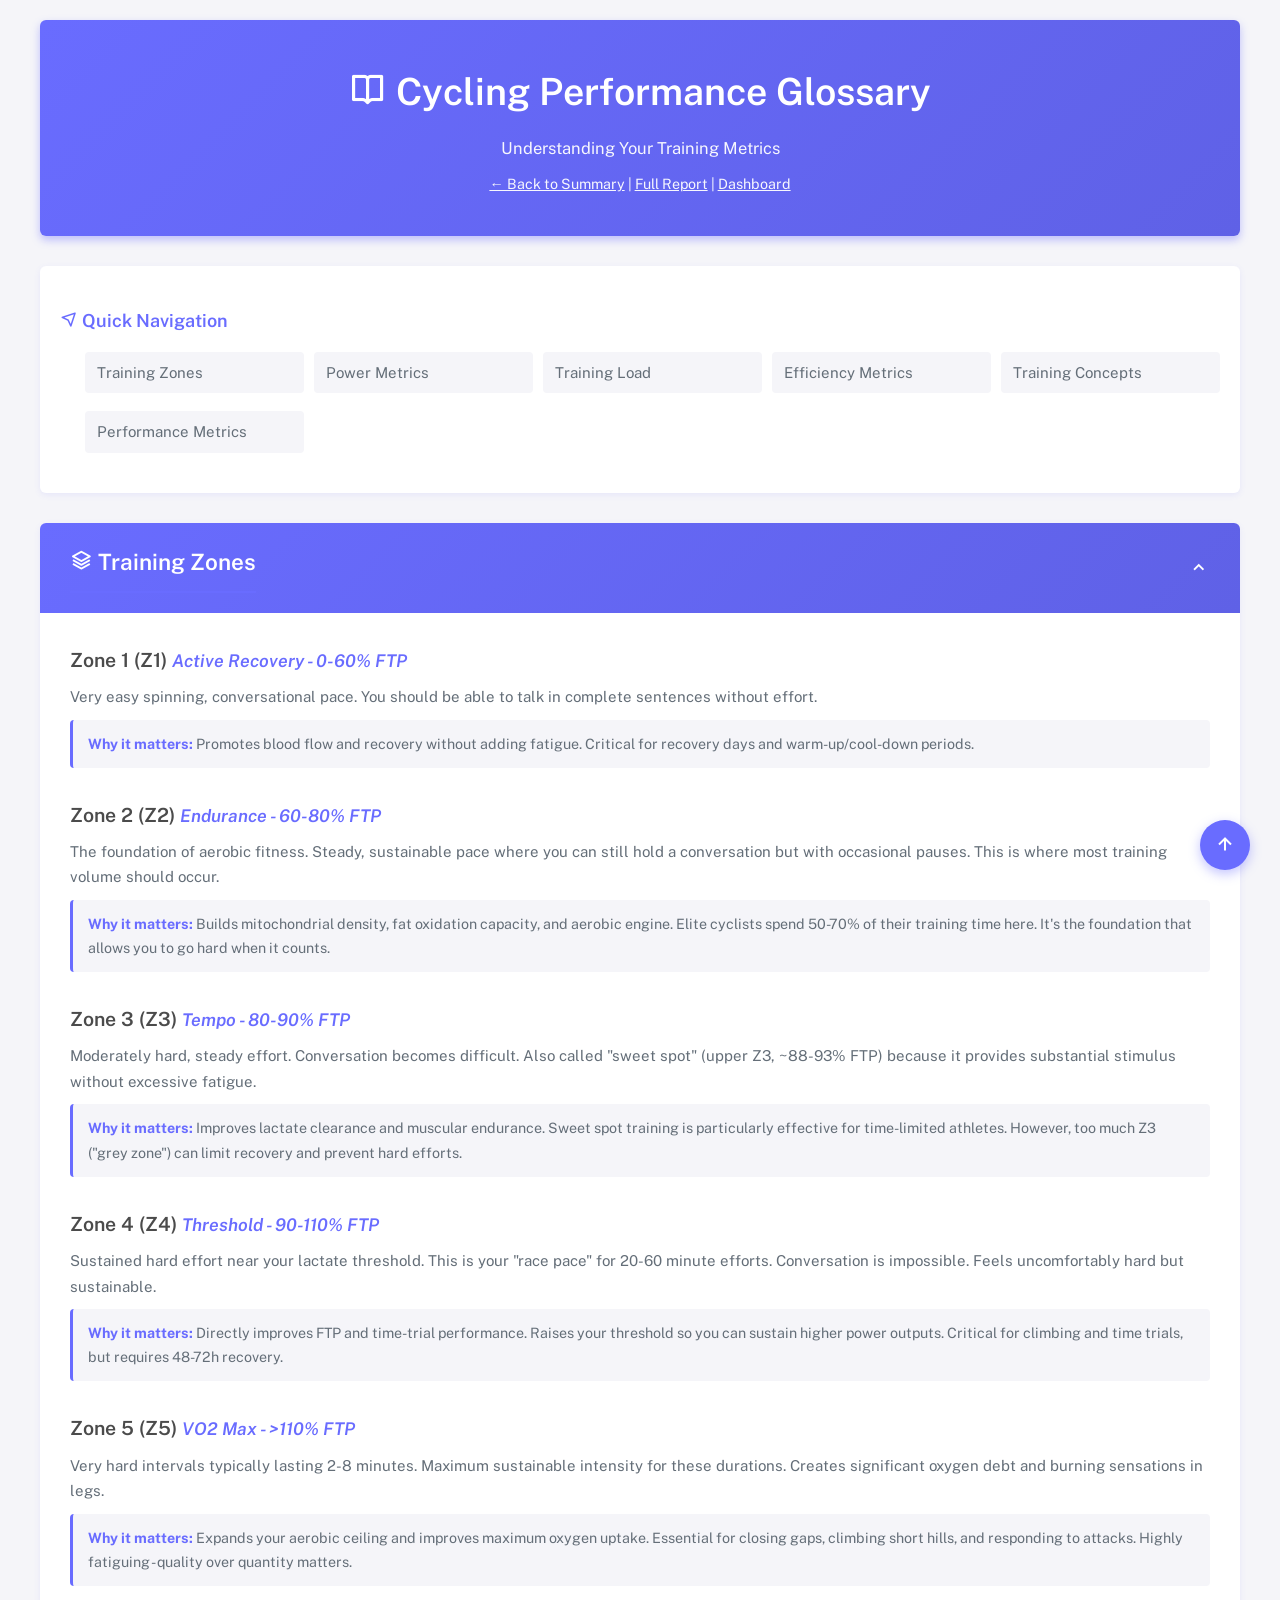
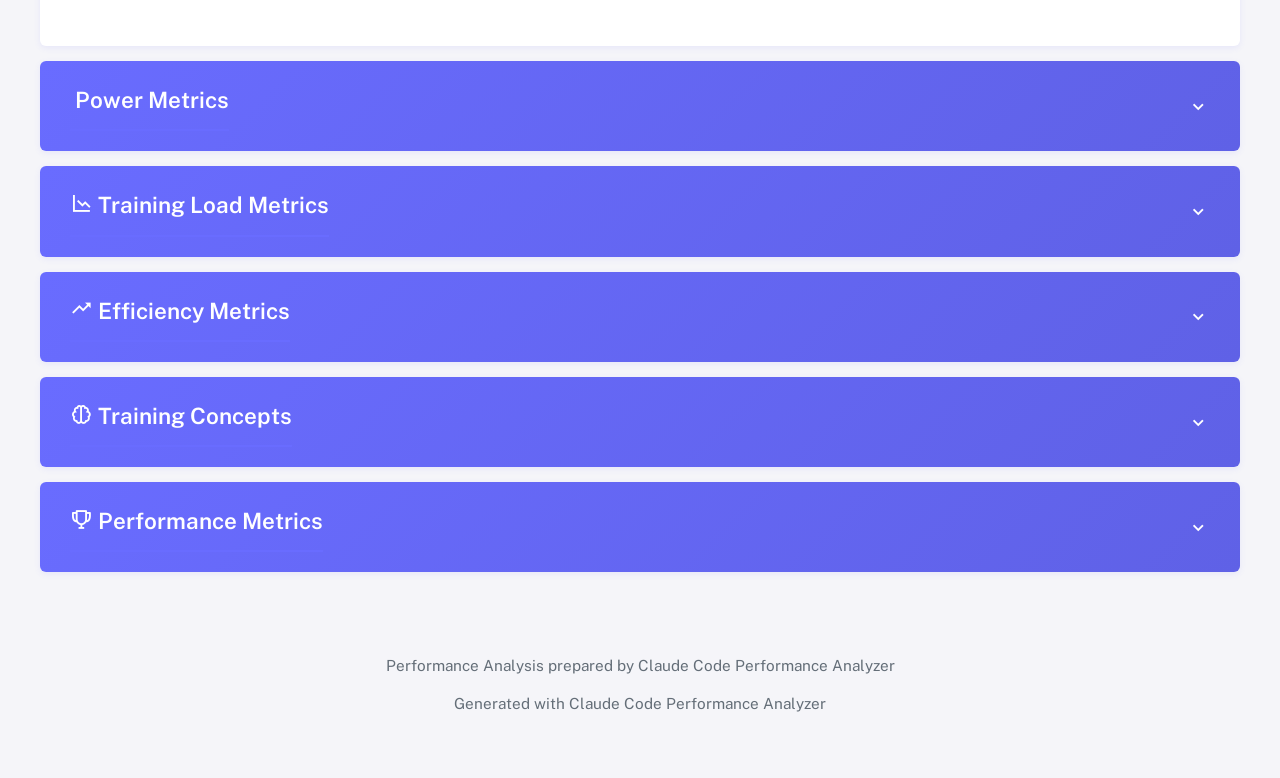
<file: Eduardo/glossary.html>
<!DOCTYPE html>
<html lang="en">
<head>
    <meta charset="UTF-8">
    <meta name="viewport" content="width=device-width, initial-scale=1.0">
    <title>Athlete Name - Cycling Performance Glossary</title>
    <link rel="preconnect" href="https://fonts.googleapis.com">
    <link rel="preconnect" href="https://fonts.gstatic.com" crossorigin>
    <link href="https://fonts.googleapis.com/css2?family=Public+Sans:ital,wght@0,300;0,400;0,500;0,600;0,700;1,300;1,400;1,500;1,600;1,700&display=swap" rel="stylesheet">
    <link href='https://unpkg.com/boxicons@2.1.4/css/boxicons.min.css' rel='stylesheet'>
    <link rel="stylesheet" href="shared-styles.css">
    <style>
        .glossary-nav {
            background: white;
            padding: 20px;
            border-radius: 6px;
            margin-bottom: 30px;
            box-shadow: 0 2px 6px rgba(105, 108, 255, 0.1);
        }

        .glossary-nav h3 {
            color: #696cff;
            margin-bottom: 15px;
            font-size: 1.2em;
        }

        .glossary-nav ul {
            list-style: none;
            padding: 0;
            display: grid;
            grid-template-columns: repeat(auto-fit, minmax(200px, 1fr));
            gap: 10px;
        }

        .glossary-nav a {
            color: #646e78;
            text-decoration: none;
            padding: 8px 12px;
            background: #f5f5f9;
            border-radius: 4px;
            display: block;
            transition: all 0.2s;
        }

        .glossary-nav a:hover {
            background: #696cff;
            color: white;
        }

        .glossary-section {
            background: white;
            border-radius: 6px;
            margin-bottom: 15px;
            box-shadow: 0 2px 6px rgba(105, 108, 255, 0.1);
            overflow: hidden;
        }

        .accordion-header {
            background: linear-gradient(135deg, #696cff 0%, #5f61e6 100%);
            color: white;
            padding: 20px 30px;
            cursor: pointer;
            display: flex;
            justify-content: space-between;
            align-items: center;
            transition: all 0.3s;
            user-select: none;
        }

        .accordion-header:hover {
            background: linear-gradient(135deg, #5f61e6 0%, #5356cc 100%);
        }

        .accordion-header h2 {
            color: white;
            margin: 0;
            font-size: 1.5em;
            font-weight: 600;
        }

        .accordion-icon {
            font-size: 1.5em;
            transition: transform 0.3s;
        }

        .accordion-header.active .accordion-icon {
            transform: rotate(180deg);
        }

        .accordion-content {
            max-height: 0;
            overflow: hidden;
            transition: max-height 0.4s ease-out, padding 0.4s ease-out;
            padding: 0 30px;
        }

        .accordion-content.active {
            max-height: 5000px;
            padding: 30px;
            transition: max-height 0.5s ease-in, padding 0.3s ease-in;
        }

        .term {
            margin-bottom: 30px;
        }

        .term-name {
            font-size: 1.3em;
            font-weight: 600;
            color: #4b4b4b;
            margin-bottom: 8px;
        }

        .term-abbr {
            font-size: 0.9em;
            color: #696cff;
            font-style: italic;
        }

        .term-definition {
            margin-bottom: 10px;
            line-height: 1.7;
        }

        .term-why {
            background: #f5f5f9;
            padding: 12px 15px;
            border-left: 3px solid #696cff;
            border-radius: 4px;
            font-size: 0.95em;
        }

        .term-why strong {
            color: #696cff;
        }

        .back-to-top {
            position: fixed;
            bottom: 30px;
            right: 30px;
            background: #696cff;
            color: white;
            width: 50px;
            height: 50px;
            border-radius: 50%;
            display: flex;
            align-items: center;
            justify-content: center;
            text-decoration: none;
            font-size: 24px;
            box-shadow: 0 4px 12px rgba(105, 108, 255, 0.4);
            transition: all 0.3s;
        }

        .back-to-top:hover {
            background: #5f61e6;
            transform: translateY(-3px);
        }
    </style>
</head>
<body>
    <div class="container">
        <header>
            <h1><i class='bx bx-book-open'></i> Cycling Performance Glossary</h1>
            <div class="subtitle">Understanding Your Training Metrics</div>
            <div class="subtitle" style="margin-top: 10px; font-size: 0.95em;">
                <a href="index.html" style="color: white; text-decoration: underline;">← Back to Summary</a> |
                <a href="coaching_report.html" style="color: white; text-decoration: underline;">Full Report</a> |
                <a href="performance_dashboard.html" style="color: white; text-decoration: underline;">Dashboard</a>
            </div>
        </header>

        <!-- Quick Navigation -->
        <div class="glossary-nav">
            <h3><i class='bx bx-navigation'></i> Quick Navigation</h3>
            <ul>
                <li><a href="#zones">Training Zones</a></li>
                <li><a href="#power">Power Metrics</a></li>
                <li><a href="#load">Training Load</a></li>
                <li><a href="#efficiency">Efficiency Metrics</a></li>
                <li><a href="#training-concepts">Training Concepts</a></li>
                <li><a href="#performance">Performance Metrics</a></li>
            </ul>
        </div>

        <!-- Training Zones -->
        <div class="glossary-section" id="zones">
            <div class="accordion-header">
                <h2><i class='bx bx-layer'></i> Training Zones</h2>
                <i class='bx bx-chevron-down accordion-icon'></i>
            </div>
            <div class="accordion-content">
                <div class="term">
                <div class="term-name">Zone 1 (Z1) <span class="term-abbr">Active Recovery - 0-60% FTP</span></div>
                <div class="term-definition">
                    Very easy spinning, conversational pace. You should be able to talk in complete sentences without effort.
                </div>
                <div class="term-why">
                    <strong>Why it matters:</strong> Promotes blood flow and recovery without adding fatigue. Critical for recovery days and warm-up/cool-down periods.
                </div>
            </div>

            <div class="term">
                <div class="term-name">Zone 2 (Z2) <span class="term-abbr">Endurance - 60-80% FTP</span></div>
                <div class="term-definition">
                    The foundation of aerobic fitness. Steady, sustainable pace where you can still hold a conversation but with occasional pauses. This is where most training volume should occur.
                </div>
                <div class="term-why">
                    <strong>Why it matters:</strong> Builds mitochondrial density, fat oxidation capacity, and aerobic engine. Elite cyclists spend 50-70% of their training time here. It's the foundation that allows you to go hard when it counts.
                </div>
            </div>

            <div class="term">
                <div class="term-name">Zone 3 (Z3) <span class="term-abbr">Tempo - 80-90% FTP</span></div>
                <div class="term-definition">
                    Moderately hard, steady effort. Conversation becomes difficult. Also called "sweet spot" (upper Z3, ~88-93% FTP) because it provides substantial stimulus without excessive fatigue.
                </div>
                <div class="term-why">
                    <strong>Why it matters:</strong> Improves lactate clearance and muscular endurance. Sweet spot training is particularly effective for time-limited athletes. However, too much Z3 ("grey zone") can limit recovery and prevent hard efforts.
                </div>
            </div>

            <div class="term">
                <div class="term-name">Zone 4 (Z4) <span class="term-abbr">Threshold - 90-110% FTP</span></div>
                <div class="term-definition">
                    Sustained hard effort near your lactate threshold. This is your "race pace" for 20-60 minute efforts. Conversation is impossible. Feels uncomfortably hard but sustainable.
                </div>
                <div class="term-why">
                    <strong>Why it matters:</strong> Directly improves FTP and time-trial performance. Raises your threshold so you can sustain higher power outputs. Critical for climbing and time trials, but requires 48-72h recovery.
                </div>
            </div>

            <div class="term">
                <div class="term-name">Zone 5 (Z5) <span class="term-abbr">VO2 Max - >110% FTP</span></div>
                <div class="term-definition">
                    Very hard intervals typically lasting 2-8 minutes. Maximum sustainable intensity for these durations. Creates significant oxygen debt and burning sensations in legs.
                </div>
                <div class="term-why">
                    <strong>Why it matters:</strong> Expands your aerobic ceiling and improves maximum oxygen uptake. Essential for closing gaps, climbing short hills, and responding to attacks. Highly fatiguing - quality over quantity matters.
                </div>
            </div>
            </div>
        </div>

        <!-- Power Metrics -->
        <div class="glossary-section" id="power">
            <div class="accordion-header">
                <h2><i class='bx bx-battery-charging'></i> Power Metrics</h2>
                <i class='bx bx-chevron-down accordion-icon'></i>
            </div>
            <div class="accordion-content">
                <div class="term">
                <div class="term-name">FTP <span class="term-abbr">Functional Threshold Power</span></div>
                <div class="term-definition">
                    The maximum power you can sustain for approximately 60 minutes in a quasi-steady state. Measured in watts (W). Often expressed relative to body weight (W/kg) for climbing performance.
                </div>
                <div class="term-why">
                    <strong>Why it matters:</strong> The single most important cycling metric. It's the anchor for all training zones and the primary measure of aerobic fitness improvement. A higher FTP means you can ride faster and longer.
                </div>
            </div>

            <div class="term">
                <div class="term-name">W/kg <span class="term-abbr">Watts per Kilogram</span></div>
                <div class="term-definition">
                    Your power output divided by body weight. Example: 250W FTP ÷ 70kg = 3.57 W/kg.
                </div>
                <div class="term-why">
                    <strong>Why it matters:</strong> Predicts climbing performance better than absolute power. On steep climbs, you're fighting gravity, so power-to-weight ratio is everything. 4.0+ W/kg is competitive at local races; 5.0+ is Cat 1/2 level.
                </div>
            </div>

            <div class="term">
                <div class="term-name">NP <span class="term-abbr">Normalized Power</span></div>
                <div class="term-definition">
                    A weighted average power that accounts for the physiological cost of power variability. Reflects the "true" physiological stress better than simple average power.
                </div>
                <div class="term-why">
                    <strong>Why it matters:</strong> A ride with many surges can have the same average power as a steady ride but feel much harder. NP captures this difference and provides a more accurate measure of training stress.
                </div>
            </div>

            <div class="term">
                <div class="term-name">VI <span class="term-abbr">Variability Index</span></div>
                <div class="term-definition">
                    Ratio of Normalized Power to Average Power (NP ÷ AP). A perfectly steady ride has VI = 1.0. Higher values indicate more variable power output.
                </div>
                <div class="term-why">
                    <strong>Why it matters:</strong> Measures pacing discipline and efficiency. For endurance rides and time trials, aim for 1.02-1.10. High VI (>1.15) indicates poor pacing or highly variable terrain/efforts, which increases fatigue for the same average power.
                </div>
            </div>

            <div class="term">
                <div class="term-name">Power-Duration Curve <span class="term-abbr">PD Curve</span></div>
                <div class="term-definition">
                    Graph showing your best power outputs across different durations (5s, 1min, 5min, 20min, 60min). Reveals your physiological phenotype.
                </div>
                <div class="term-why">
                    <strong>Why it matters:</strong> Identifies your strengths and limiters. Are you a sprinter (strong at 5-15s)? Time trialist (strong at 20-60min)? Climber (high W/kg at 5-20min)? Guides training focus and race tactics.
                </div>
            </div>
            </div>
        </div>

        <!-- Training Load -->
        <div class="glossary-section" id="load">
            <div class="accordion-header">
                <h2><i class='bx bx-line-chart-down'></i> Training Load Metrics</h2>
                <i class='bx bx-chevron-down accordion-icon'></i>
            </div>
            <div class="accordion-content">
                <div class="term">
                <div class="term-name">TSS <span class="term-abbr">Training Stress Score</span></div>
                <div class="term-definition">
                    Quantifies training stress from a single workout based on intensity and duration. 100 TSS = 1 hour at FTP. A 2-hour endurance ride at 70% FTP = ~100 TSS. A hard 90-minute ride might be 120-150 TSS.
                </div>
                <div class="term-why">
                    <strong>Why it matters:</strong> Allows you to quantify and track training load objectively. Helps prevent overtraining (too much TSS too fast) and undertraining (insufficient stimulus). Aim for 300-600 TSS/week depending on fitness level.
                </div>
            </div>

            <div class="term">
                <div class="term-name">CTL <span class="term-abbr">Chronic Training Load</span></div>
                <div class="term-definition">
                    Your fitness level, calculated as a 42-day rolling average of daily TSS. Also called "fitness" in TrainingPeaks. Measured in TSS/day.
                </div>
                <div class="term-why">
                    <strong>Why it matters:</strong> Tracks your long-term fitness trajectory. Rising CTL means you're building fitness. Dropping CTL means detraining. Competitive cyclists maintain CTL of 80-120 TSS/day. Build CTL gradually (5-8 points per week max).
                </div>
            </div>

            <div class="term">
                <div class="term-name">ATL <span class="term-abbr">Acute Training Load</span></div>
                <div class="term-definition">
                    Your fatigue level, calculated as a 7-day rolling average of daily TSS. Also called "fatigue." Measures recent training stress that hasn't been absorbed yet.
                </div>
                <div class="term-why">
                    <strong>Why it matters:</strong> High ATL relative to CTL means you're accumulating fatigue faster than building fitness. Used to plan recovery weeks. When ATL is much higher than CTL, performance suffers but adaptations are occurring.
                </div>
            </div>

            <div class="term">
                <div class="term-name">TSB <span class="term-abbr">Training Stress Balance</span></div>
                <div class="term-definition">
                    Your freshness/readiness level, calculated as CTL - ATL. Also called "form." Positive TSB = fresh. Negative TSB = fatigued. Zero TSB = balanced.
                </div>
                <div class="term-why">
                    <strong>Why it matters:</strong> Predicts race readiness. Optimal TSB for racing: -5 to +5 (slightly fresh). TSB < -20 indicates high overtraining risk. TSB > +10 means you're losing fitness (detraining). Use TSB to time your taper before key events.
                </div>
            </div>

            <div class="term">
                <div class="term-name">ACWR <span class="term-abbr">Acute:Chronic Workload Ratio</span></div>
                <div class="term-definition">
                    Ratio of recent training load (7 days) to long-term training load (28 days). Optimal range: 0.8-1.3.
                </div>
                <div class="term-why">
                    <strong>Why it matters:</strong> Injury and illness risk increases sharply when ACWR exceeds 1.5 (ramping volume too quickly). Staying in the 0.8-1.3 range minimizes injury risk while allowing progressive overload.
                </div>
            </div>
            </div>
        </div>

        <!-- Efficiency Metrics -->
        <div class="glossary-section" id="efficiency">
            <div class="accordion-header">
                <h2><i class='bx bx-trending-up'></i> Efficiency Metrics</h2>
                <i class='bx bx-chevron-down accordion-icon'></i>
            </div>
            <div class="accordion-content">
                <div class="term">
                <div class="term-name">EF <span class="term-abbr">Efficiency Factor</span></div>
                <div class="term-definition">
                    Ratio of Normalized Power to average heart rate (NP ÷ HR). Example: 200W NP at 140 bpm = EF of 1.43.
                </div>
                <div class="term-why">
                    <strong>Why it matters:</strong> Rising EF over time indicates improved aerobic efficiency - you're producing more power for the same heart rate (or the same power at lower heart rate). Track EF on steady Z2 rides to monitor base fitness improvements.
                </div>
            </div>

            <div class="term">
                <div class="term-name">Pa:HR Decoupling <span class="term-abbr">Power-to-Heart Rate Decoupling</span></div>
                <div class="term-definition">
                    Compares the ratio of power to heart rate in the first half vs. second half of a steady ride. Calculated as: [(NP/HR)2nd half ÷ (NP/HR)1st half - 1] × 100%.
                </div>
                <div class="term-why">
                    <strong>Why it matters:</strong> Decoupling < 5% on rides ≥2 hours indicates strong aerobic base and good endurance. Higher decoupling suggests aerobic system weakness, dehydration, or inadequate fueling. Champions show minimal decoupling even on 4-5 hour rides.
                </div>
            </div>

            <div class="term">
                <div class="term-name">TTE <span class="term-abbr">Time to Exhaustion at FTP</span></div>
                <div class="term-definition">
                    How long you can sustain FTP before failure. Well-trained cyclists can hold FTP for 35-50 minutes. Less trained: 20-30 minutes.
                </div>
                <div class="term-why">
                    <strong>Why it matters:</strong> TTE is a key limiter for time trials and climbing. You might have decent FTP but poor TTE, meaning you can't utilize your FTP fully in races. Improved through threshold intervals and tempo-over-distance work.
                </div>
            </div>

            <div class="term">
                <div class="term-name">Durability</div>
                <div class="term-definition">
                    Your ability to maintain power output late in long rides. Measured by comparing power in final hour vs. first hour of 3+ hour rides.
                </div>
                <div class="term-why">
                    <strong>Why it matters:</strong> Races are often decided in the final hour when fatigue is high. Poor durability means your effective FTP drops 20-30% late in rides. Improved through long Z2 rides with "finishers" (hard efforts in final 30-60 min).
                </div>
            </div>
            </div>
        </div>

        <!-- Training Concepts -->
        <div class="glossary-section" id="training-concepts">
            <div class="accordion-header">
                <h2><i class='bx bx-brain'></i> Training Concepts</h2>
                <i class='bx bx-chevron-down accordion-icon'></i>
            </div>
            <div class="accordion-content">
                <div class="term">
                <div class="term-name">Polarized Training</div>
                <div class="term-definition">
                    Intensity distribution where ~80% of training time is easy (Z1-Z2) and ~20% is hard (Z4-Z5+), with minimal time in Z3. Creates a "polarized" distribution with two distinct intensity peaks.
                </div>
                <div class="term-why">
                    <strong>Why it matters:</strong> The approach used by most elite endurance athletes. Allows high total volume while maintaining quality in hard sessions. Going easy enough on easy days enables going hard enough on hard days. Reduces injury/burnout risk.
                </div>
            </div>

            <div class="term">
                <div class="term-name">Pyramidal Training</div>
                <div class="term-definition">
                    Intensity distribution with most time in Z2, moderate time in Z3/Z4, and small amount in Z5. Forms a pyramid shape when graphed. Example: 70% Z2, 20% Z3/Z4, 10% Z5.
                </div>
                <div class="term-why">
                    <strong>Why it matters:</strong> Common among masters/time-limited athletes. More sustainable than threshold-heavy training. Good for building base fitness and maintaining consistency. Less risky than polarized for recovery-limited athletes.
                </div>
            </div>

            <div class="term">
                <div class="term-name">Threshold Training</div>
                <div class="term-definition">
                    Heavy focus on Z3-Z4 work (tempo and threshold). Typically 40-50% of training time at moderate-high intensity.
                </div>
                <div class="term-why">
                    <strong>Why it matters:</strong> Can rapidly improve FTP in short training blocks (4-8 weeks). However, high injury/burnout risk with prolonged use. Best for short-term FTP gains before events, not year-round. Requires excellent recovery practices.
                </div>
            </div>

            <div class="term">
                <div class="term-name">Periodization</div>
                <div class="term-definition">
                    Systematic planning of training into phases (macrocycle, mesocycle, microcycle) with specific goals. Typically: Base → Build → Peak → Recovery → Race.
                </div>
                <div class="term-why">
                    <strong>Why it matters:</strong> You can't be in peak form year-round. Periodization prevents plateaus, reduces injury risk, and ensures you're fresh for key events. Each phase has specific volume/intensity targets that build upon previous phases.
                </div>
            </div>

            <div class="term">
                <div class="term-name">Deload Week</div>
                <div class="term-definition">
                    Planned recovery week with 40-60% reduction in training volume/intensity. Typically every 3-4 weeks. Maintains frequency but reduces duration and intensity.
                </div>
                <div class="term-why">
                    <strong>Why it matters:</strong> Adaptations occur during recovery, not during training. Deload weeks allow your body to absorb the previous weeks' training stress, convert it to fitness, and prepare for the next training block. Skipping deloads leads to cumulative fatigue.
                </div>
            </div>

            <div class="term">
                <div class="term-name">Progressive Overload</div>
                <div class="term-definition">
                    Gradually increasing training stress over time through higher volume, intensity, or frequency. Typically increase weekly TSS by 5-10% when building fitness.
                </div>
                <div class="term-why">
                    <strong>Why it matters:</strong> Your body adapts to current training loads. To improve, you must gradually increase stress. Too fast = injury/overtraining. Too slow = plateau. The 5-10% rule balances adaptation stimulus with recovery capacity.
                </div>
            </div>
            </div>
        </div>

        <!-- Performance Metrics -->
        <div class="glossary-section" id="performance">
            <div class="accordion-header">
                <h2><i class='bx bx-trophy'></i> Performance Metrics</h2>
                <i class='bx bx-chevron-down accordion-icon'></i>
            </div>
            <div class="accordion-content">
                <div class="term">
                <div class="term-name">VO2 Max</div>
                <div class="term-definition">
                    Maximum rate at which your body can consume oxygen during maximal exercise. Measured in ml/kg/min. Elite cyclists: 70-85 ml/kg/min. Recreational: 40-55 ml/kg/min.
                </div>
                <div class="term-why">
                    <strong>Why it matters:</strong> Sets your aerobic ceiling - the upper limit of your endurance capacity. While partly genetic, it's trainable through high-intensity intervals (Z5+). Higher VO2 max enables higher sustainable power outputs.
                </div>
            </div>

            <div class="term">
                <div class="term-name">Lactate Threshold</div>
                <div class="term-definition">
                    The exercise intensity where lactate begins accumulating faster than it can be cleared. Closely related to FTP. The primary limiter for sustained efforts.
                </div>
                <div class="term-why">
                    <strong>Why it matters:</strong> You can ride just below threshold for hours, but minutes above it. Raising your threshold (via Z3-Z4 training) allows higher sustainable speeds. It's the single most trainable aspect of endurance performance.
                </div>
            </div>

            <div class="term">
                <div class="term-name">Consistency Score</div>
                <div class="term-definition">
                    Percentage of planned training sessions completed. Can also measure week-to-week volume variability. High consistency: >85% sessions completed, low weekly TSS variation.
                </div>
                <div class="term-why">
                    <strong>Why it matters:</strong> Consistency beats intensity. Missing sessions creates fitness gaps. Erratic volume (big weeks followed by nothing) prevents adaptation. Aim for 4-6 rides/week year-round rather than sporadic blocks of high volume.
                </div>
            </div>

            <div class="term">
                <div class="term-name">Cadence</div>
                <div class="term-definition">
                    Pedal revolutions per minute (rpm). Optimal cadence varies by rider but typically 85-95 rpm for endurance, 95-105 rpm for climbing, 75-85 rpm for time trials.
                </div>
                <div class="term-why">
                    <strong>Why it matters:</strong> Cadence affects muscular vs. cardiovascular stress. Very low cadence (<70 rpm) increases muscular fatigue and injury risk. Very high cadence (>110 rpm) is cardiovascularly demanding. Find your optimal cadence where power feels sustainable.
                </div>
            </div>
            </div>
        </div>

        <footer>
            <p>Performance Analysis prepared by Claude Code Performance Analyzer</p>
            <p style="margin-top: 10px;">Generated with Claude Code Performance Analyzer</p>
        </footer>
    </div>

    <a href="#" class="back-to-top" aria-label="Back to top">
        <i class='bx bx-up-arrow-alt'></i>
    </a>

    <script>
        // Accordion functionality
        document.addEventListener('DOMContentLoaded', function() {
            const accordionHeaders = document.querySelectorAll('.accordion-header');

            // Function to open a specific section
            function openSection(sectionId) {
                const section = document.getElementById(sectionId);
                if (section) {
                    const header = section.querySelector('.accordion-header');
                    const content = section.querySelector('.accordion-content');

                    if (header && content && !header.classList.contains('active')) {
                        header.classList.add('active');
                        content.classList.add('active');
                    }
                }
            }

            // Add click event to each accordion header
            accordionHeaders.forEach(header => {
                header.addEventListener('click', function() {
                    // Toggle active class on header
                    this.classList.toggle('active');

                    // Get the content div (next sibling)
                    const content = this.nextElementSibling;

                    // Toggle active class on content
                    content.classList.toggle('active');
                });
            });

            // Handle navigation links
            const navLinks = document.querySelectorAll('.glossary-nav a');
            navLinks.forEach(link => {
                link.addEventListener('click', function(e) {
                    e.preventDefault();

                    // Get the target section ID from href
                    const targetId = this.getAttribute('href').substring(1);

                    // Open the target section
                    openSection(targetId);

                    // Scroll to the section
                    const targetSection = document.getElementById(targetId);
                    if (targetSection) {
                        setTimeout(() => {
                            targetSection.scrollIntoView({ behavior: 'smooth', block: 'start' });
                        }, 100);
                    }
                });
            });

            // Optional: Open first section by default
            if (accordionHeaders.length > 0) {
                accordionHeaders[0].classList.add('active');
                accordionHeaders[0].nextElementSibling.classList.add('active');
            }
        });
    </script>
</body>
</html>
</file>
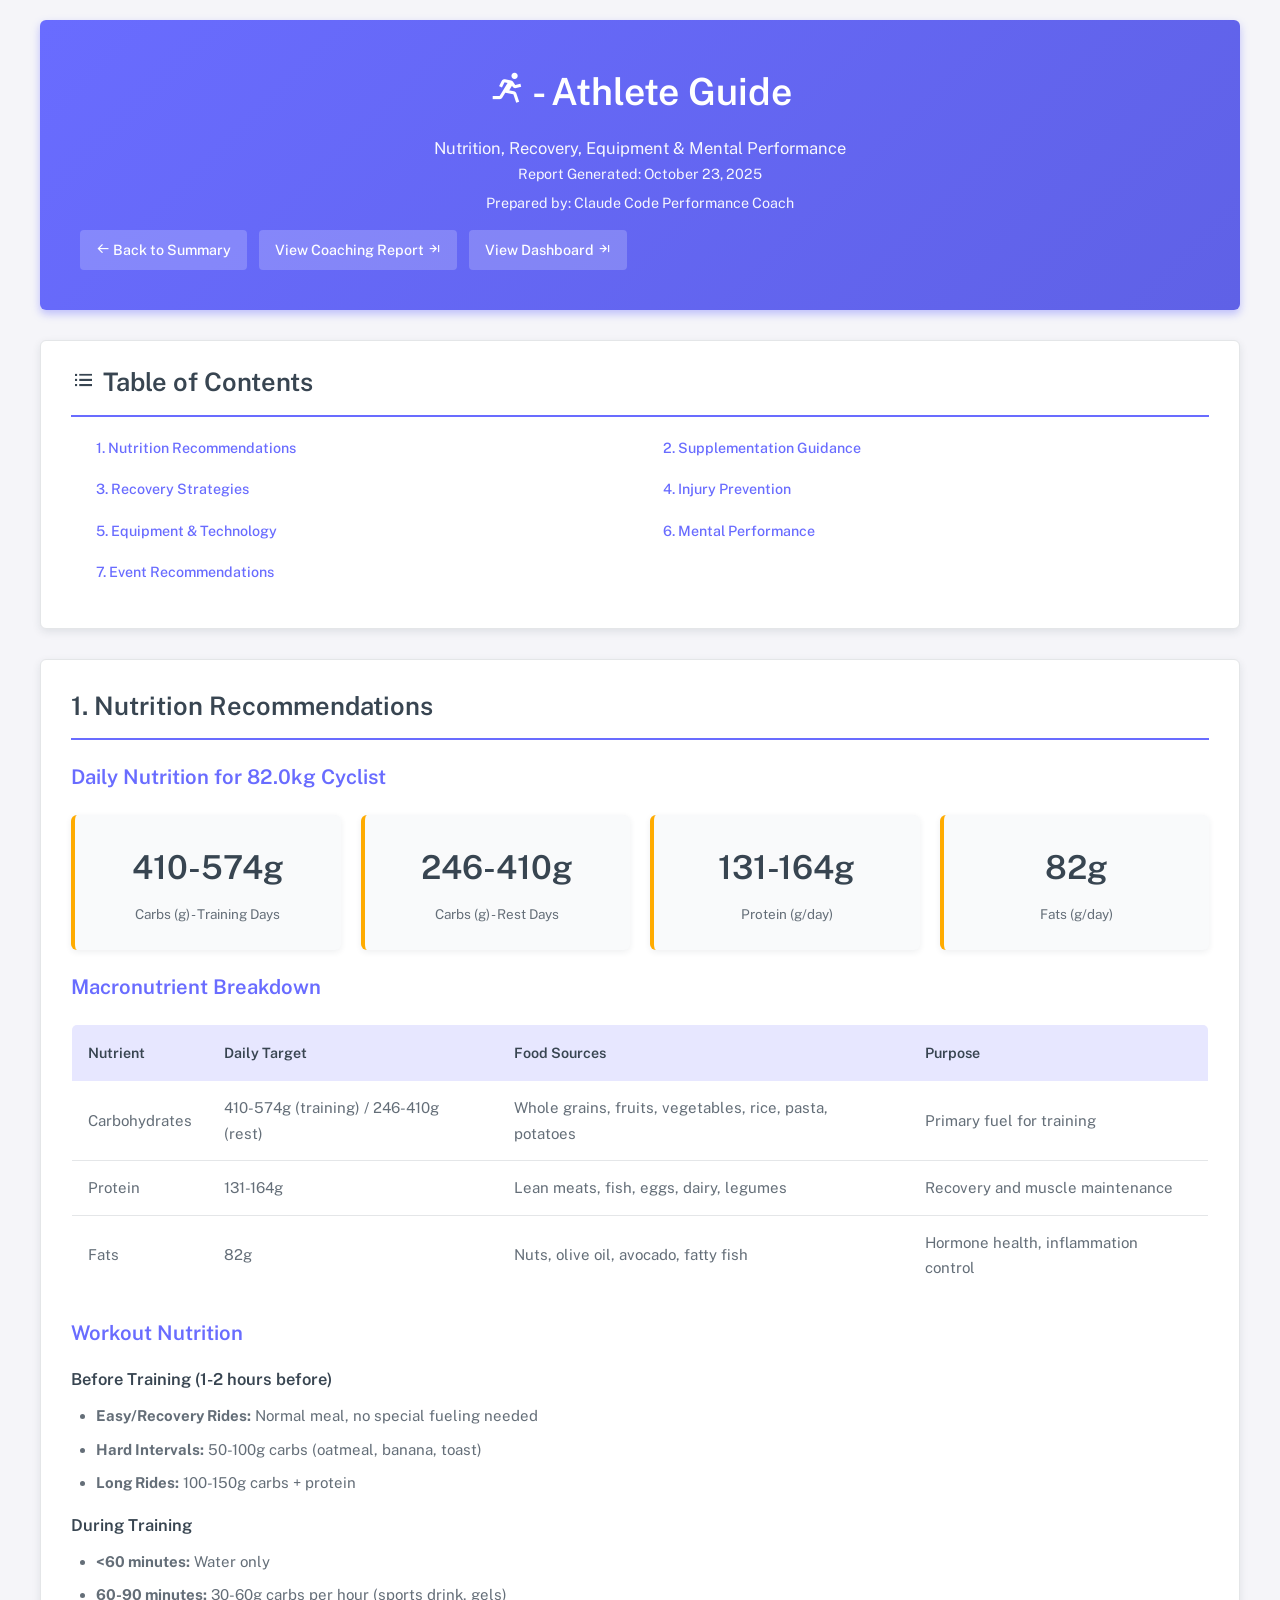
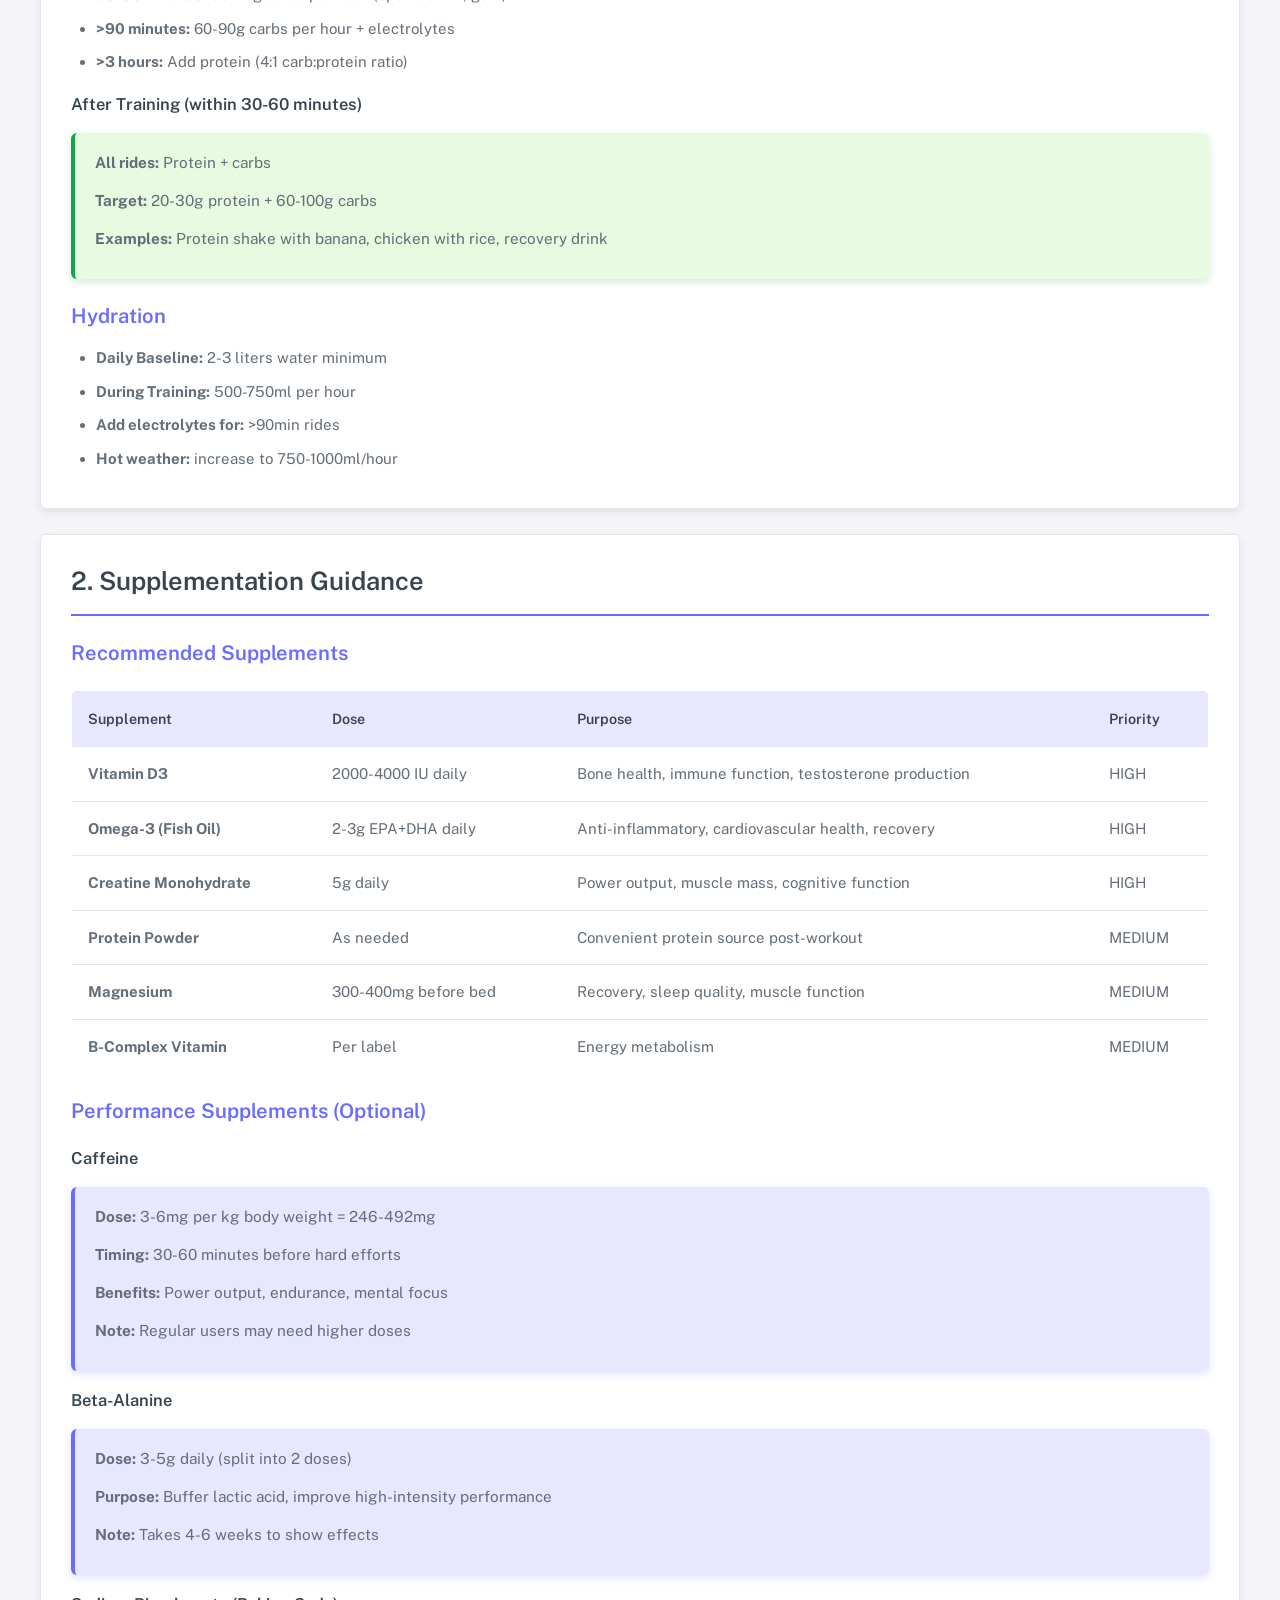
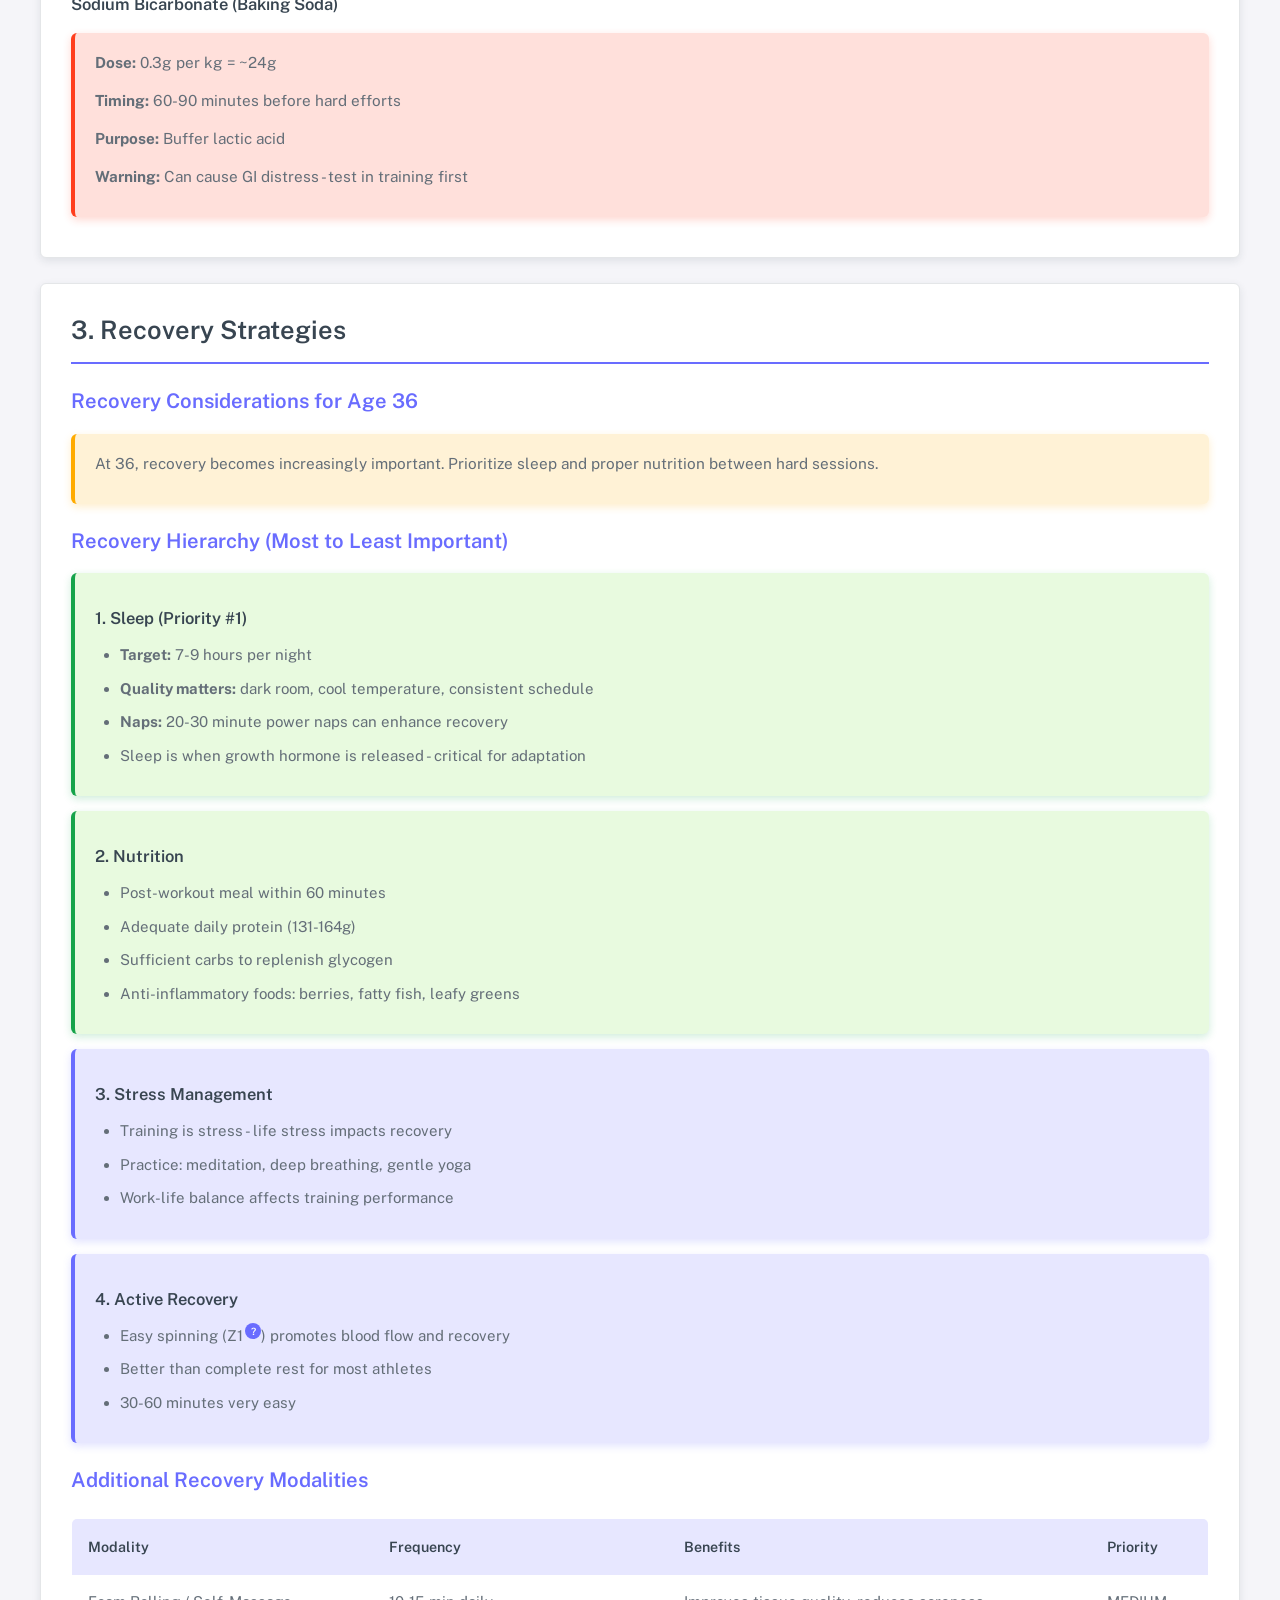
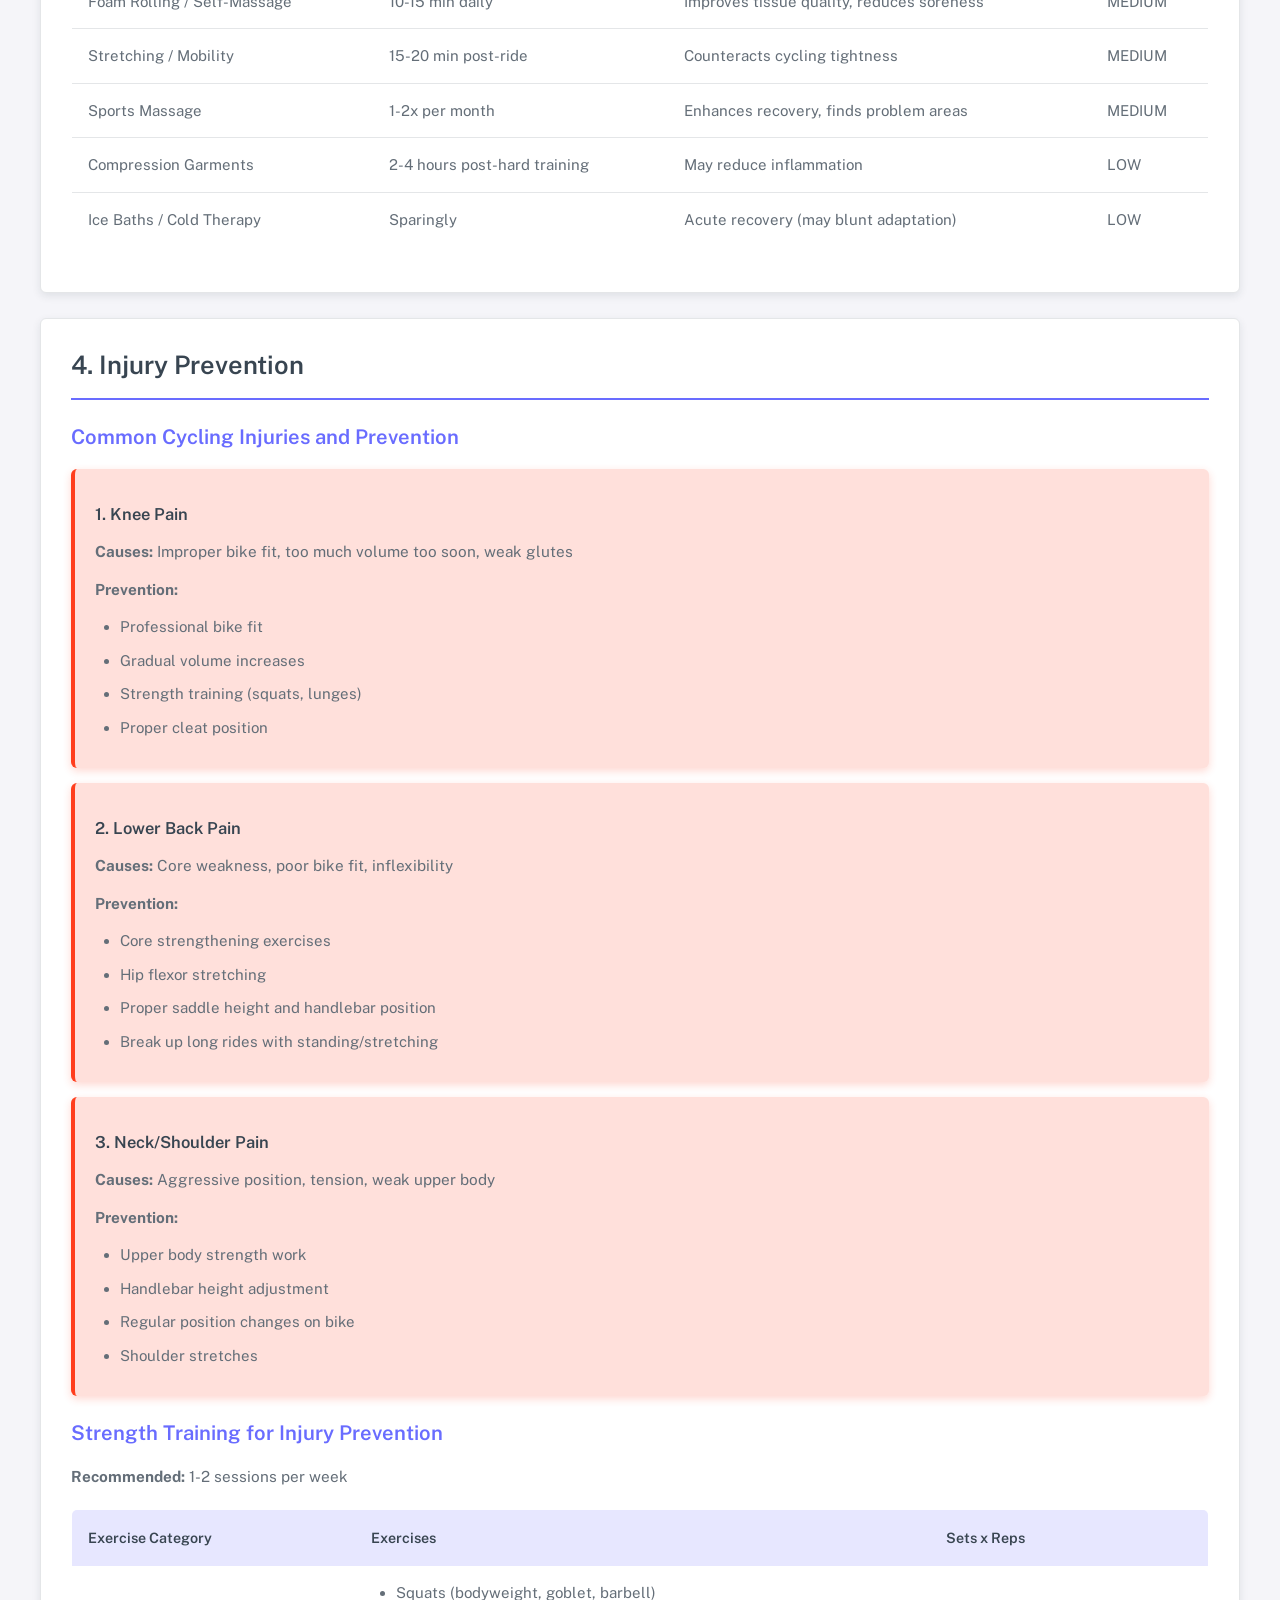
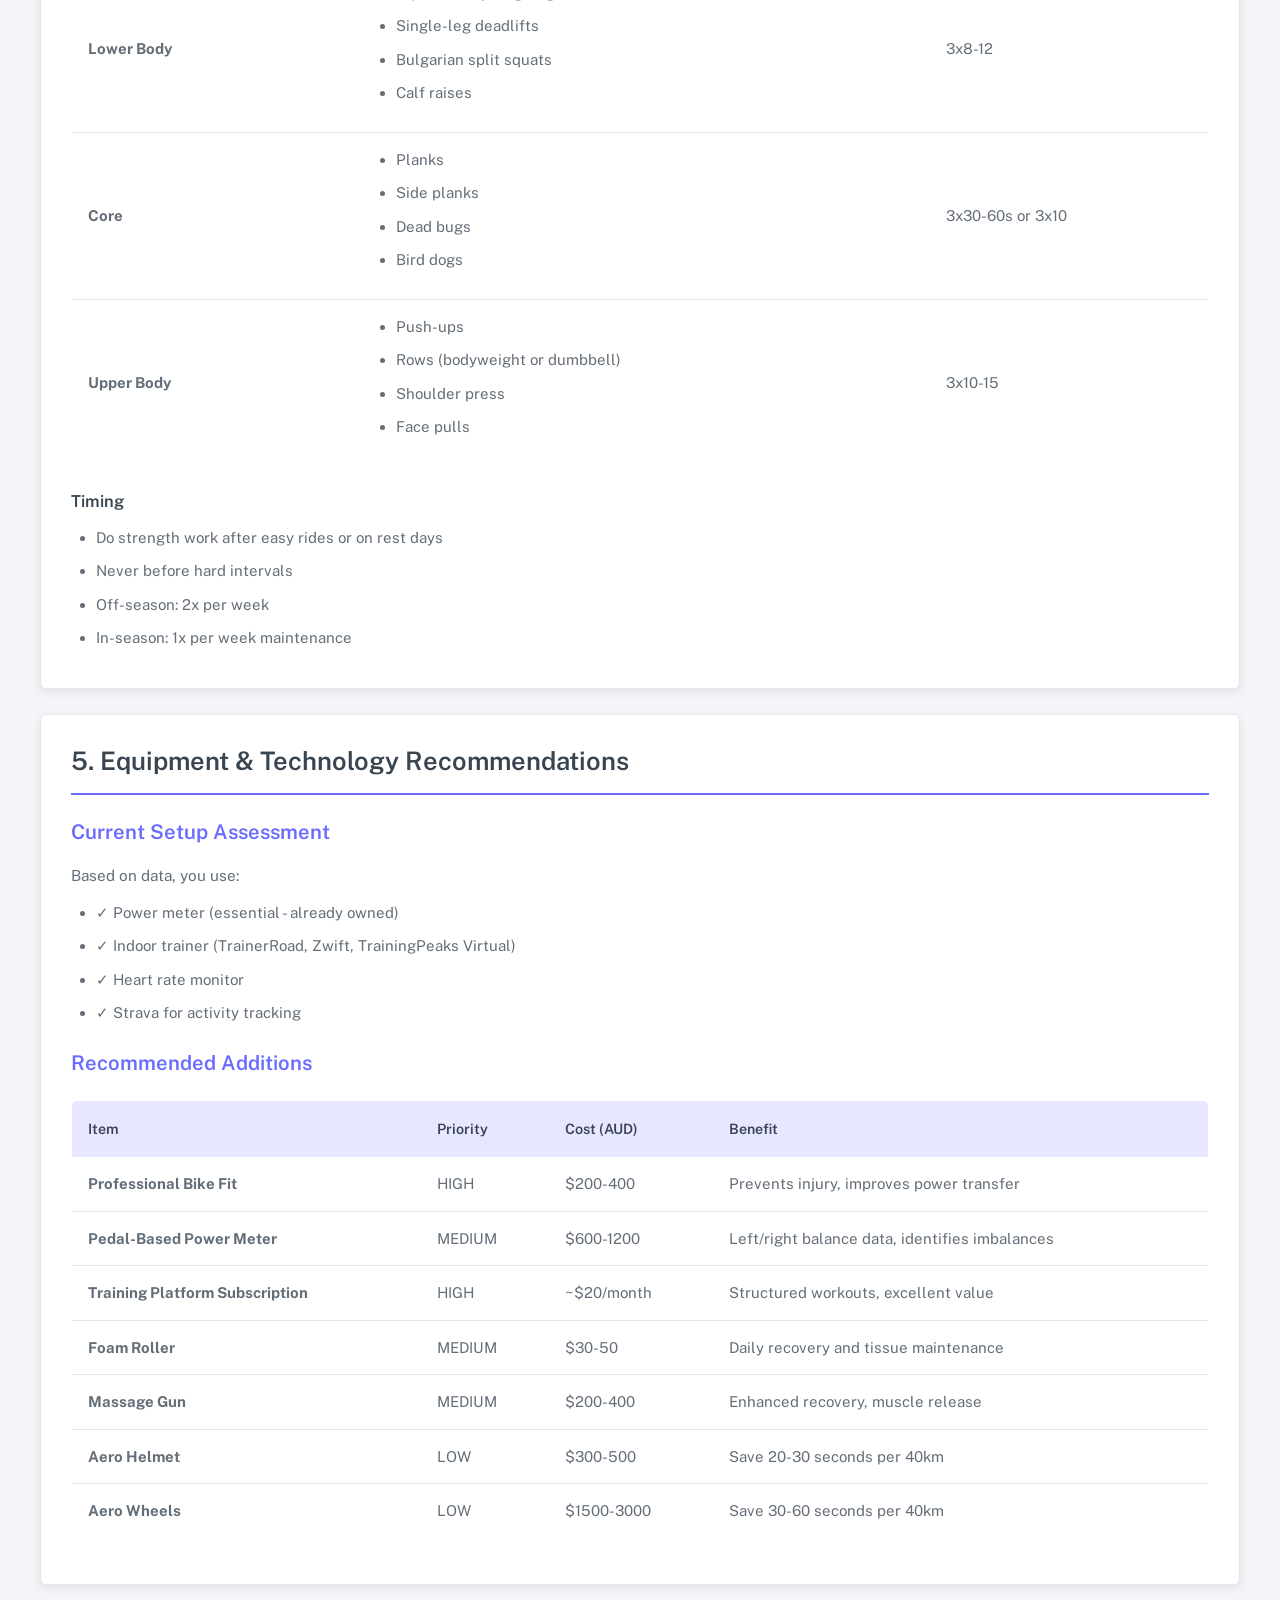
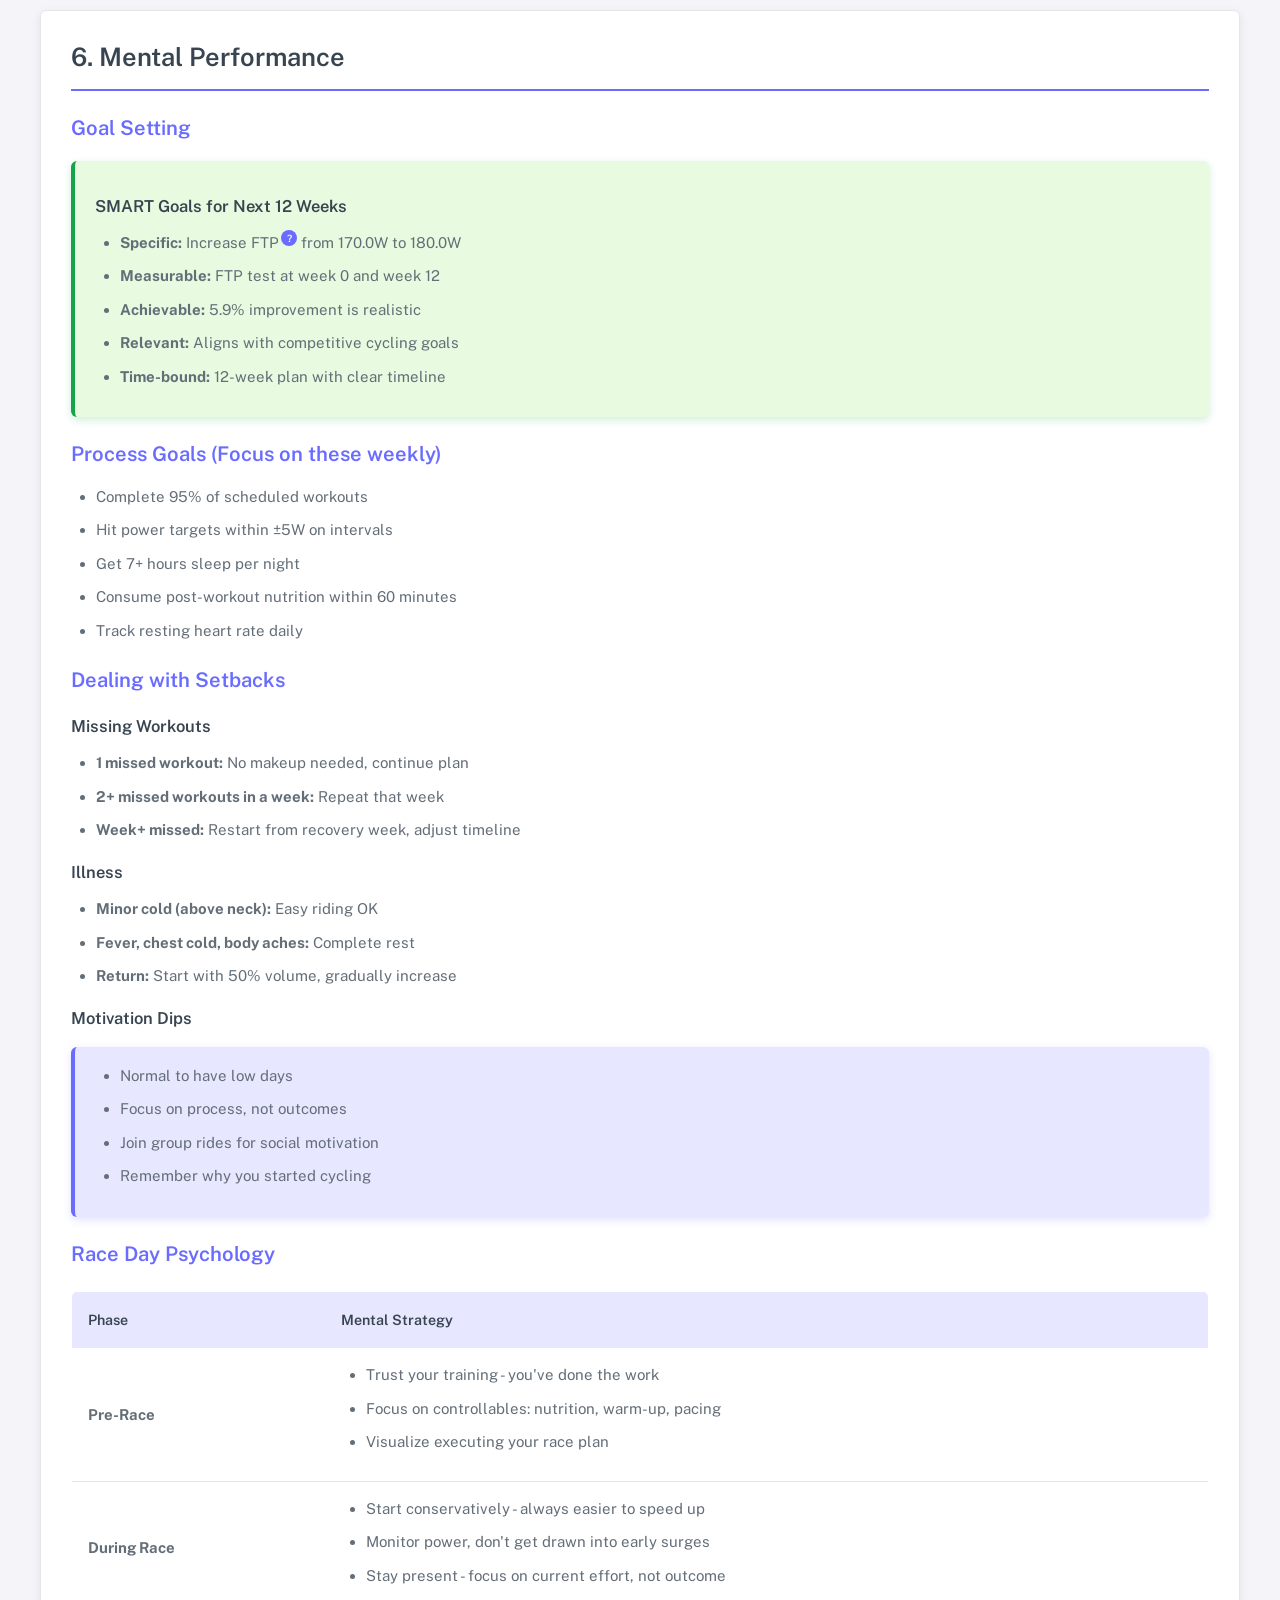
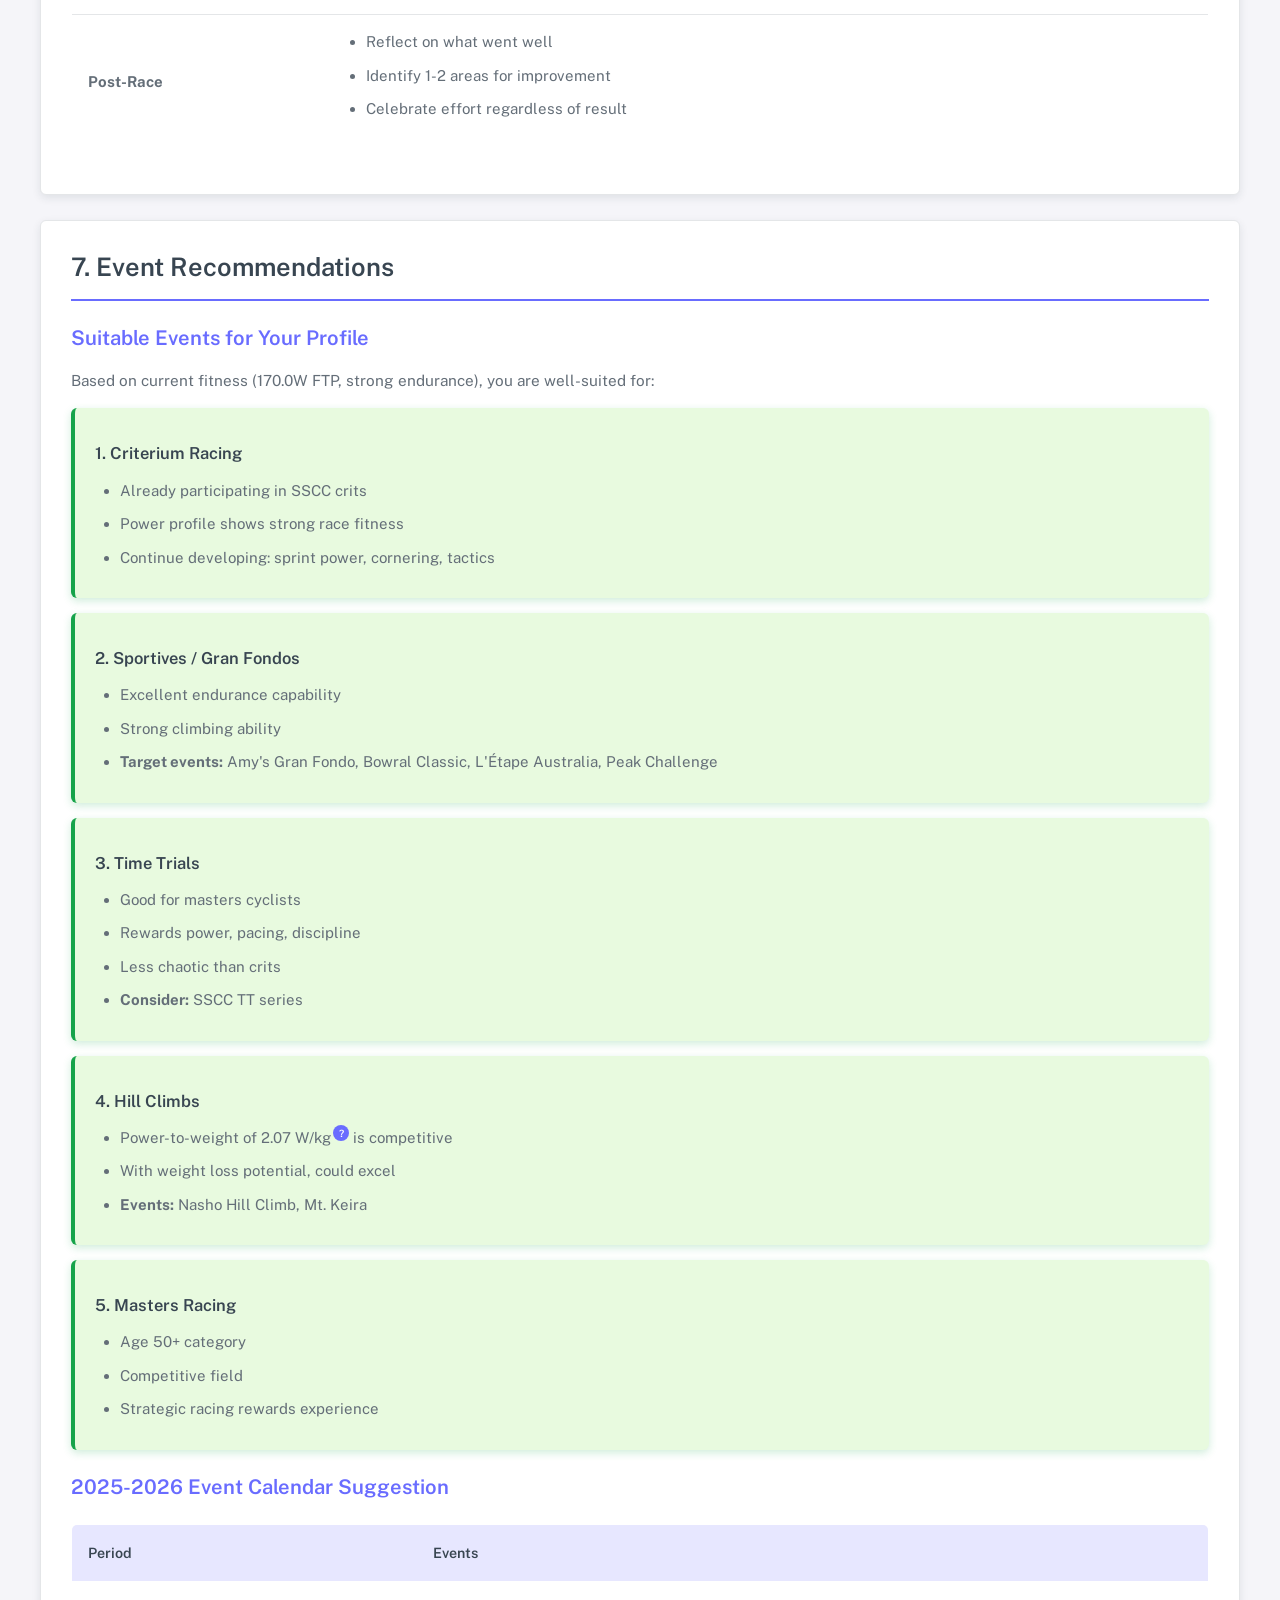
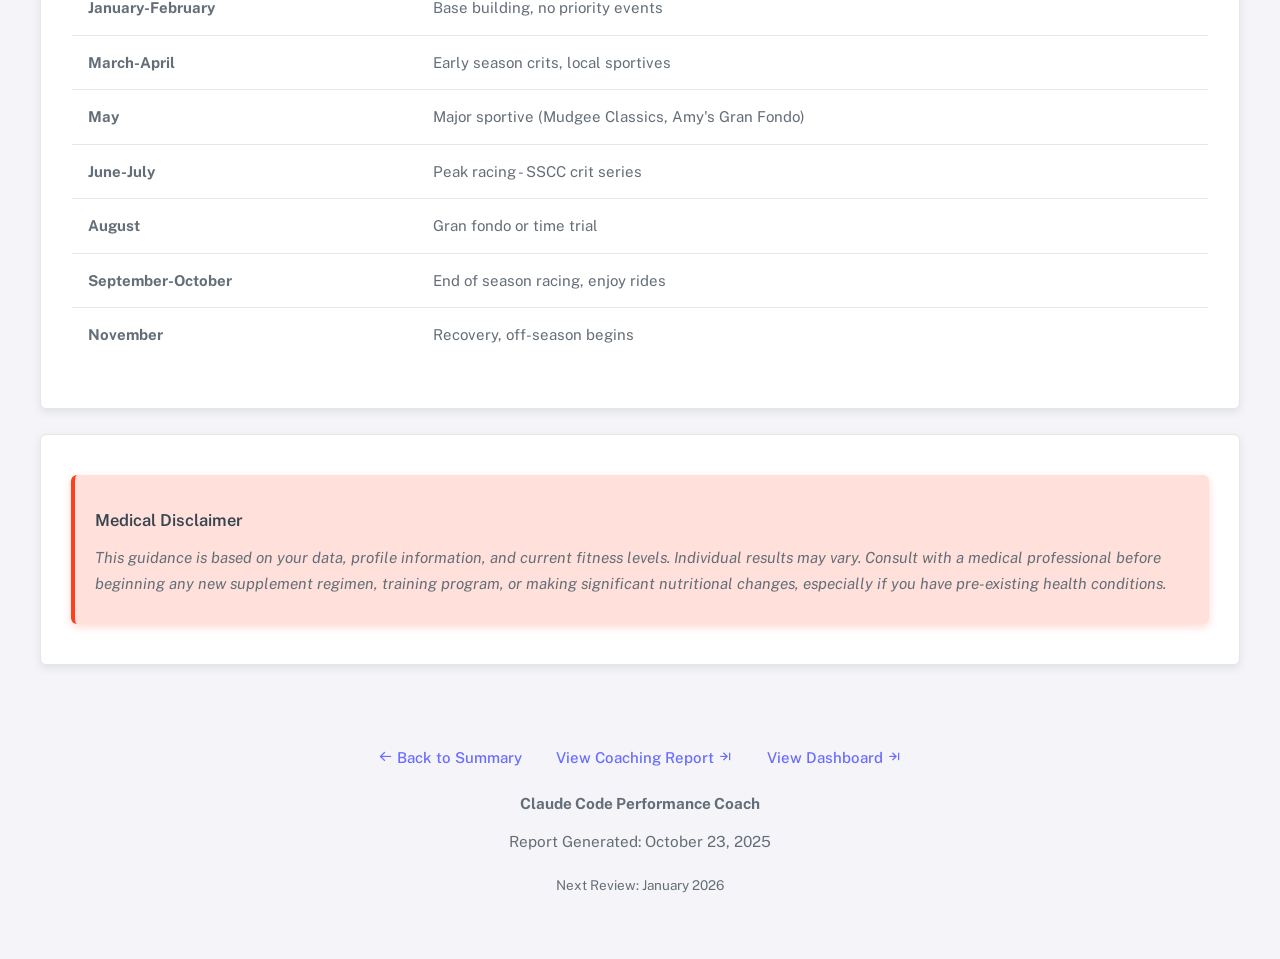
<file: Rory/athlete_guide.html>
<!DOCTYPE html>
<html lang="en">
<head>
    <meta charset="UTF-8">
    <meta name="viewport" content="width=device-width, initial-scale=1.0">
    <title> - Athlete Guide</title>
    <link rel="preconnect" href="https://fonts.googleapis.com">
    <link rel="preconnect" href="https://fonts.gstatic.com" crossorigin>
    <link href="https://fonts.googleapis.com/css2?family=Public+Sans:ital,wght@0,300;0,400;0,500;0,600;0,700;1,300;1,400;1,500;1,600;1,700&display=swap" rel="stylesheet">
    <link href='https://unpkg.com/boxicons@2.1.4/css/boxicons.min.css' rel='stylesheet'>
    <link rel="stylesheet" href="shared-styles.css">
    <script src="glossary-tooltips.js"></script>
</head>
<body>
    <div class="container">
        <header>
            <h1><i class='bx bx-run'></i>  - Athlete Guide</h1>
            <div class="subtitle">Nutrition, Recovery, Equipment & Mental Performance</div>
            <div class="header-meta">Report Generated: October 23, 2025</div>
            <div class="header-meta">Prepared by: Claude Code Performance Coach</div>

            <div class="nav-links">
                <a href="index.html"><i class='bx bx-arrow-back'></i> Back to Summary</a>
                <a href="coaching_report.html">View Coaching Report <i class='bx bx-arrow-to-right'></i></a>
                <a href="performance_dashboard.html">View Dashboard <i class='bx bx-arrow-to-right'></i></a>
            </div>
        </header>

        <!-- Table of Contents -->
        <div class="toc">
            <h2><i class='bx bx-list-ul'></i> Table of Contents</h2>
            <ul>
                <li><a href="#nutrition">1. Nutrition Recommendations</a></li>
                <li><a href="#supplementation">2. Supplementation Guidance</a></li>
                <li><a href="#recovery">3. Recovery Strategies</a></li>
                <li><a href="#injury-prevention">4. Injury Prevention</a></li>
                <li><a href="#equipment">5. Equipment & Technology</a></li>
                <li><a href="#mental">6. Mental Performance</a></li>
                <li><a href="#events">7. Event Recommendations</a></li>
            </ul>
        </div>

        <!-- 1. Nutrition Recommendations -->
        <div class="section" id="nutrition">
            <h2>1. Nutrition Recommendations</h2>

            <h3>Daily Nutrition for 82.0kg Cyclist</h3>

            <div class="stat-grid">
                <div class="stat-card tertiary">
                    <div class="stat-value">410-574g</div>
                    <div class="stat-label">Carbs (g) - Training Days</div>
                </div>
                <div class="stat-card tertiary">
                    <div class="stat-value">246-410g</div>
                    <div class="stat-label">Carbs (g) - Rest Days</div>
                </div>
                <div class="stat-card tertiary">
                    <div class="stat-value">131-164g</div>
                    <div class="stat-label">Protein (g/day)</div>
                </div>
                <div class="stat-card tertiary">
                    <div class="stat-value">82g</div>
                    <div class="stat-label">Fats (g/day)</div>
                </div>
            </div>

            <h3>Macronutrient Breakdown</h3>
            <table>
                <thead>
                    <tr>
                        <th>Nutrient</th>
                        <th>Daily Target</th>
                        <th>Food Sources</th>
                        <th>Purpose</th>
                    </tr>
                </thead>
                <tbody>
                    <tr>
                        <td>Carbohydrates</td>
                        <td>410-574g (training) / 246-410g (rest)</td>
                        <td>Whole grains, fruits, vegetables, rice, pasta, potatoes</td>
                        <td>Primary fuel for training</td>
                    </tr>
                    <tr>
                        <td>Protein</td>
                        <td>131-164g</td>
                        <td>Lean meats, fish, eggs, dairy, legumes</td>
                        <td>Recovery and muscle maintenance</td>
                    </tr>
                    <tr>
                        <td>Fats</td>
                        <td>82g</td>
                        <td>Nuts, olive oil, avocado, fatty fish</td>
                        <td>Hormone health, inflammation control</td>
                    </tr>
                </tbody>
            </table>

            <h3>Workout Nutrition</h3>

            <h4>Before Training (1-2 hours before)</h4>
            <ul>
                <li><strong>Easy/Recovery Rides:</strong> Normal meal, no special fueling needed</li>
                <li><strong>Hard Intervals:</strong> 50-100g carbs (oatmeal, banana, toast)</li>
                <li><strong>Long Rides:</strong> 100-150g carbs + protein</li>
            </ul>

            <h4>During Training</h4>
            <ul>
                <li><strong>&lt;60 minutes:</strong> Water only</li>
                <li><strong>60-90 minutes:</strong> 30-60g carbs per hour (sports drink, gels)</li>
                <li><strong>&gt;90 minutes:</strong> 60-90g carbs per hour + electrolytes</li>
                <li><strong>&gt;3 hours:</strong> Add protein (4:1 carb:protein ratio)</li>
            </ul>

            <h4>After Training (within 30-60 minutes)</h4>
            <div class="success-box">
                <p><strong>All rides:</strong> Protein + carbs</p>
                <p><strong>Target:</strong> 20-30g protein + 60-100g carbs</p>
                <p><strong>Examples:</strong> Protein shake with banana, chicken with rice, recovery drink</p>
            </div>

            <h3>Hydration</h3>
            <ul>
                <li><strong>Daily Baseline:</strong> 2-3 liters water minimum</li>
                <li><strong>During Training:</strong> 500-750ml per hour</li>
                <li><strong>Add electrolytes for:</strong> &gt;90min rides</li>
                <li><strong>Hot weather:</strong> increase to 750-1000ml/hour</li>
            </ul>
        </div>

        <!-- 2. Supplementation Guidance -->
        <div class="section" id="supplementation">
            <h2>2. Supplementation Guidance</h2>

            <h3>Recommended Supplements</h3>

            <table>
                <thead>
                    <tr>
                        <th>Supplement</th>
                        <th>Dose</th>
                        <th>Purpose</th>
                        <th>Priority</th>
                    </tr>
                </thead>
                <tbody>
                    <tr>
                        <td><strong>Vitamin D3</strong></td>
                        <td>2000-4000 IU daily</td>
                        <td>Bone health, immune function, testosterone production</td>
                        <td>HIGH</td>
                    </tr>
                    <tr>
                        <td><strong>Omega-3 (Fish Oil)</strong></td>
                        <td>2-3g EPA+DHA daily</td>
                        <td>Anti-inflammatory, cardiovascular health, recovery</td>
                        <td>HIGH</td>
                    </tr>
                    <tr>
                        <td><strong>Creatine Monohydrate</strong></td>
                        <td>5g daily</td>
                        <td>Power output, muscle mass, cognitive function</td>
                        <td>HIGH</td>
                    </tr>
                    <tr>
                        <td><strong>Protein Powder</strong></td>
                        <td>As needed</td>
                        <td>Convenient protein source post-workout</td>
                        <td>MEDIUM</td>
                    </tr>
                    <tr>
                        <td><strong>Magnesium</strong></td>
                        <td>300-400mg before bed</td>
                        <td>Recovery, sleep quality, muscle function</td>
                        <td>MEDIUM</td>
                    </tr>
                    <tr>
                        <td><strong>B-Complex Vitamin</strong></td>
                        <td>Per label</td>
                        <td>Energy metabolism</td>
                        <td>MEDIUM</td>
                    </tr>
                </tbody>
            </table>

            <h3>Performance Supplements (Optional)</h3>

            <h4>Caffeine</h4>
            <div class="info-box">
                <p><strong>Dose:</strong> 3-6mg per kg body weight = 246-492mg</p>
                <p><strong>Timing:</strong> 30-60 minutes before hard efforts</p>
                <p><strong>Benefits:</strong> Power output, endurance, mental focus</p>
                <p><strong>Note:</strong> Regular users may need higher doses</p>
            </div>

            <h4>Beta-Alanine</h4>
            <div class="info-box">
                <p><strong>Dose:</strong> 3-5g daily (split into 2 doses)</p>
                <p><strong>Purpose:</strong> Buffer lactic acid, improve high-intensity performance</p>
                <p><strong>Note:</strong> Takes 4-6 weeks to show effects</p>
            </div>

            <h4>Sodium Bicarbonate (Baking Soda)</h4>
            <div class="warning-box">
                <p><strong>Dose:</strong> 0.3g per kg = ~24g</p>
                <p><strong>Timing:</strong> 60-90 minutes before hard efforts</p>
                <p><strong>Purpose:</strong> Buffer lactic acid</p>
                <p><strong>Warning:</strong> Can cause GI distress - test in training first</p>
            </div>
        </div>

        <!-- 3. Recovery Strategies -->
        <div class="section" id="recovery">
            <h2>3. Recovery Strategies</h2>

            <h3>Recovery Considerations for Age 36</h3>
            <div class="highlight-box">
                <p>At 36, recovery becomes increasingly important. Prioritize sleep and proper nutrition between hard sessions.</p>
            </div>

            <h3>Recovery Hierarchy (Most to Least Important)</h3>

            <div class="success-box">
                <h4>1. Sleep (Priority #1)</h4>
                <ul>
                    <li><strong>Target:</strong> 7-9 hours per night</li>
                    <li><strong>Quality matters:</strong> dark room, cool temperature, consistent schedule</li>
                    <li><strong>Naps:</strong> 20-30 minute power naps can enhance recovery</li>
                    <li>Sleep is when growth hormone is released - critical for adaptation</li>
                </ul>
            </div>

            <div class="success-box">
                <h4>2. Nutrition</h4>
                <ul>
                    <li>Post-workout meal within 60 minutes</li>
                    <li>Adequate daily protein (131-164g)</li>
                    <li>Sufficient carbs to replenish glycogen</li>
                    <li>Anti-inflammatory foods: berries, fatty fish, leafy greens</li>
                </ul>
            </div>

            <div class="info-box">
                <h4>3. Stress Management</h4>
                <ul>
                    <li>Training is stress - life stress impacts recovery</li>
                    <li>Practice: meditation, deep breathing, gentle yoga</li>
                    <li>Work-life balance affects training performance</li>
                </ul>
            </div>

            <div class="info-box">
                <h4>4. Active Recovery</h4>
                <ul>
                    <li>Easy spinning (Z1) promotes blood flow and recovery</li>
                    <li>Better than complete rest for most athletes</li>
                    <li>30-60 minutes very easy</li>
                </ul>
            </div>

            <h3>Additional Recovery Modalities</h3>
            <table>
                <thead>
                    <tr>
                        <th>Modality</th>
                        <th>Frequency</th>
                        <th>Benefits</th>
                        <th>Priority</th>
                    </tr>
                </thead>
                <tbody>
                    <tr>
                        <td>Foam Rolling / Self-Massage</td>
                        <td>10-15 min daily</td>
                        <td>Improves tissue quality, reduces soreness</td>
                        <td>MEDIUM</td>
                    </tr>
                    <tr>
                        <td>Stretching / Mobility</td>
                        <td>15-20 min post-ride</td>
                        <td>Counteracts cycling tightness</td>
                        <td>MEDIUM</td>
                    </tr>
                    <tr>
                        <td>Sports Massage</td>
                        <td>1-2x per month</td>
                        <td>Enhances recovery, finds problem areas</td>
                        <td>MEDIUM</td>
                    </tr>
                    <tr>
                        <td>Compression Garments</td>
                        <td>2-4 hours post-hard training</td>
                        <td>May reduce inflammation</td>
                        <td>LOW</td>
                    </tr>
                    <tr>
                        <td>Ice Baths / Cold Therapy</td>
                        <td>Sparingly</td>
                        <td>Acute recovery (may blunt adaptation)</td>
                        <td>LOW</td>
                    </tr>
                </tbody>
            </table>
        </div>

        <!-- 4. Injury Prevention -->
        <div class="section" id="injury-prevention">
            <h2>4. Injury Prevention</h2>

            <h3>Common Cycling Injuries and Prevention</h3>

            <div class="warning-box">
                <h4>1. Knee Pain</h4>
                <p><strong>Causes:</strong> Improper bike fit, too much volume too soon, weak glutes</p>
                <p><strong>Prevention:</strong></p>
                <ul>
                    <li>Professional bike fit</li>
                    <li>Gradual volume increases</li>
                    <li>Strength training (squats, lunges)</li>
                    <li>Proper cleat position</li>
                </ul>
            </div>

            <div class="warning-box">
                <h4>2. Lower Back Pain</h4>
                <p><strong>Causes:</strong> Core weakness, poor bike fit, inflexibility</p>
                <p><strong>Prevention:</strong></p>
                <ul>
                    <li>Core strengthening exercises</li>
                    <li>Hip flexor stretching</li>
                    <li>Proper saddle height and handlebar position</li>
                    <li>Break up long rides with standing/stretching</li>
                </ul>
            </div>

            <div class="warning-box">
                <h4>3. Neck/Shoulder Pain</h4>
                <p><strong>Causes:</strong> Aggressive position, tension, weak upper body</p>
                <p><strong>Prevention:</strong></p>
                <ul>
                    <li>Upper body strength work</li>
                    <li>Handlebar height adjustment</li>
                    <li>Regular position changes on bike</li>
                    <li>Shoulder stretches</li>
                </ul>
            </div>

            <h3>Strength Training for Injury Prevention</h3>
            <p><strong>Recommended:</strong> 1-2 sessions per week</p>

            <table>
                <thead>
                    <tr>
                        <th>Exercise Category</th>
                        <th>Exercises</th>
                        <th>Sets x Reps</th>
                    </tr>
                </thead>
                <tbody>
                    <tr>
                        <td><strong>Lower Body</strong></td>
                        <td>
                            <ul>
                                <li>Squats (bodyweight, goblet, barbell)</li>
                                <li>Single-leg deadlifts</li>
                                <li>Bulgarian split squats</li>
                                <li>Calf raises</li>
                            </ul>
                        </td>
                        <td>3x8-12</td>
                    </tr>
                    <tr>
                        <td><strong>Core</strong></td>
                        <td>
                            <ul>
                                <li>Planks</li>
                                <li>Side planks</li>
                                <li>Dead bugs</li>
                                <li>Bird dogs</li>
                            </ul>
                        </td>
                        <td>3x30-60s or 3x10</td>
                    </tr>
                    <tr>
                        <td><strong>Upper Body</strong></td>
                        <td>
                            <ul>
                                <li>Push-ups</li>
                                <li>Rows (bodyweight or dumbbell)</li>
                                <li>Shoulder press</li>
                                <li>Face pulls</li>
                            </ul>
                        </td>
                        <td>3x10-15</td>
                    </tr>
                </tbody>
            </table>

            <h4>Timing</h4>
            <ul>
                <li>Do strength work after easy rides or on rest days</li>
                <li>Never before hard intervals</li>
                <li>Off-season: 2x per week</li>
                <li>In-season: 1x per week maintenance</li>
            </ul>
        </div>

        <!-- 5. Equipment & Technology -->
        <div class="section" id="equipment">
            <h2>5. Equipment & Technology Recommendations</h2>

            <h3>Current Setup Assessment</h3>
            <p>Based on data, you use:</p>
            <ul>
                <li>✓ Power meter (essential - already owned)</li>
                <li>✓ Indoor trainer (TrainerRoad, Zwift, TrainingPeaks Virtual)</li>
                <li>✓ Heart rate monitor</li>
                <li>✓ Strava for activity tracking</li>
            </ul>

            <h3>Recommended Additions</h3>

            <table>
                <thead>
                    <tr>
                        <th>Item</th>
                        <th>Priority</th>
                        <th>Cost (AUD)</th>
                        <th>Benefit</th>
                    </tr>
                </thead>
                <tbody>
                    <tr>
                        <td><strong>Professional Bike Fit</strong></td>
                        <td>HIGH</td>
                        <td>$200-400</td>
                        <td>Prevents injury, improves power transfer</td>
                    </tr>
                    <tr>
                        <td><strong>Pedal-Based Power Meter</strong></td>
                        <td>MEDIUM</td>
                        <td>$600-1200</td>
                        <td>Left/right balance data, identifies imbalances</td>
                    </tr>
                    <tr>
                        <td><strong>Training Platform Subscription</strong></td>
                        <td>HIGH</td>
                        <td>~$20/month</td>
                        <td>Structured workouts, excellent value</td>
                    </tr>
                    <tr>
                        <td><strong>Foam Roller</strong></td>
                        <td>MEDIUM</td>
                        <td>$30-50</td>
                        <td>Daily recovery and tissue maintenance</td>
                    </tr>
                    <tr>
                        <td><strong>Massage Gun</strong></td>
                        <td>MEDIUM</td>
                        <td>$200-400</td>
                        <td>Enhanced recovery, muscle release</td>
                    </tr>
                    <tr>
                        <td><strong>Aero Helmet</strong></td>
                        <td>LOW</td>
                        <td>$300-500</td>
                        <td>Save 20-30 seconds per 40km</td>
                    </tr>
                    <tr>
                        <td><strong>Aero Wheels</strong></td>
                        <td>LOW</td>
                        <td>$1500-3000</td>
                        <td>Save 30-60 seconds per 40km</td>
                    </tr>
                </tbody>
            </table>
        </div>

        <!-- 6. Mental Performance -->
        <div class="section" id="mental">
            <h2>6. Mental Performance</h2>

            <h3>Goal Setting</h3>

            <div class="success-box">
                <h4>SMART Goals for Next 12 Weeks</h4>
                <ul>
                    <li><strong>Specific:</strong> Increase FTP from 170.0W to 180.0W</li>
                    <li><strong>Measurable:</strong> FTP test at week 0 and week 12</li>
                    <li><strong>Achievable:</strong> 5.9% improvement is realistic</li>
                    <li><strong>Relevant:</strong> Aligns with competitive cycling goals</li>
                    <li><strong>Time-bound:</strong> 12-week plan with clear timeline</li>
                </ul>
            </div>

            <h3>Process Goals (Focus on these weekly)</h3>
            <ul>
                <li>Complete 95% of scheduled workouts</li>
                <li>Hit power targets within ±5W on intervals</li>
                <li>Get 7+ hours sleep per night</li>
                <li>Consume post-workout nutrition within 60 minutes</li>
                <li>Track resting heart rate daily</li>
            </ul>

            <h3>Dealing with Setbacks</h3>

            <h4>Missing Workouts</h4>
            <ul>
                <li><strong>1 missed workout:</strong> No makeup needed, continue plan</li>
                <li><strong>2+ missed workouts in a week:</strong> Repeat that week</li>
                <li><strong>Week+ missed:</strong> Restart from recovery week, adjust timeline</li>
            </ul>

            <h4>Illness</h4>
            <ul>
                <li><strong>Minor cold (above neck):</strong> Easy riding OK</li>
                <li><strong>Fever, chest cold, body aches:</strong> Complete rest</li>
                <li><strong>Return:</strong> Start with 50% volume, gradually increase</li>
            </ul>

            <h4>Motivation Dips</h4>
            <div class="info-box">
                <ul>
                    <li>Normal to have low days</li>
                    <li>Focus on process, not outcomes</li>
                    <li>Join group rides for social motivation</li>
                    <li>Remember why you started cycling</li>
                </ul>
            </div>

            <h3>Race Day Psychology</h3>

            <table>
                <thead>
                    <tr>
                        <th>Phase</th>
                        <th>Mental Strategy</th>
                    </tr>
                </thead>
                <tbody>
                    <tr>
                        <td><strong>Pre-Race</strong></td>
                        <td>
                            <ul>
                                <li>Trust your training - you've done the work</li>
                                <li>Focus on controllables: nutrition, warm-up, pacing</li>
                                <li>Visualize executing your race plan</li>
                            </ul>
                        </td>
                    </tr>
                    <tr>
                        <td><strong>During Race</strong></td>
                        <td>
                            <ul>
                                <li>Start conservatively - always easier to speed up</li>
                                <li>Monitor power, don't get drawn into early surges</li>
                                <li>Stay present - focus on current effort, not outcome</li>
                            </ul>
                        </td>
                    </tr>
                    <tr>
                        <td><strong>Post-Race</strong></td>
                        <td>
                            <ul>
                                <li>Reflect on what went well</li>
                                <li>Identify 1-2 areas for improvement</li>
                                <li>Celebrate effort regardless of result</li>
                            </ul>
                        </td>
                    </tr>
                </tbody>
            </table>
        </div>

        <!-- 7. Event Recommendations -->
        <div class="section" id="events">
            <h2>7. Event Recommendations</h2>

            <h3>Suitable Events for Your Profile</h3>
            <p>Based on current fitness (170.0W FTP, strong endurance), you are well-suited for:</p>

            <div class="success-box">
                <h4>1. Criterium Racing</h4>
                <ul>
                    <li>Already participating in SSCC crits</li>
                    <li>Power profile shows strong race fitness</li>
                    <li>Continue developing: sprint power, cornering, tactics</li>
                </ul>
            </div>

            <div class="success-box">
                <h4>2. Sportives / Gran Fondos</h4>
                <ul>
                    <li>Excellent endurance capability</li>
                    <li>Strong climbing ability</li>
                    <li><strong>Target events:</strong> Amy's Gran Fondo, Bowral Classic, L'Étape Australia, Peak Challenge</li>
                </ul>
            </div>

            <div class="success-box">
                <h4>3. Time Trials</h4>
                <ul>
                    <li>Good for masters cyclists</li>
                    <li>Rewards power, pacing, discipline</li>
                    <li>Less chaotic than crits</li>
                    <li><strong>Consider:</strong> SSCC TT series</li>
                </ul>
            </div>

            <div class="success-box">
                <h4>4. Hill Climbs</h4>
                <ul>
                    <li>Power-to-weight of 2.07 W/kg is competitive</li>
                    <li>With weight loss potential, could excel</li>
                    <li><strong>Events:</strong> Nasho Hill Climb, Mt. Keira</li>
                </ul>
            </div>

            <div class="success-box">
                <h4>5. Masters Racing</h4>
                <ul>
                    <li>Age 50+ category</li>
                    <li>Competitive field</li>
                    <li>Strategic racing rewards experience</li>
                </ul>
            </div>

            <h3>2025-2026 Event Calendar Suggestion</h3>
            <table>
                <thead>
                    <tr>
                        <th>Period</th>
                        <th>Events</th>
                    </tr>
                </thead>
                <tbody>
                    <tr>
                        <td><strong>January-February</strong></td>
                        <td>Base building, no priority events</td>
                    </tr>
                    <tr>
                        <td><strong>March-April</strong></td>
                        <td>Early season crits, local sportives</td>
                    </tr>
                    <tr>
                        <td><strong>May</strong></td>
                        <td>Major sportive (Mudgee Classics, Amy's Gran Fondo)</td>
                    </tr>
                    <tr>
                        <td><strong>June-July</strong></td>
                        <td>Peak racing - SSCC crit series</td>
                    </tr>
                    <tr>
                        <td><strong>August</strong></td>
                        <td>Gran fondo or time trial</td>
                    </tr>
                    <tr>
                        <td><strong>September-October</strong></td>
                        <td>End of season racing, enjoy rides</td>
                    </tr>
                    <tr>
                        <td><strong>November</strong></td>
                        <td>Recovery, off-season begins</td>
                    </tr>
                </tbody>
            </table>
        </div>

        <!-- Medical Disclaimer -->
        <div class="section">
            <div class="warning-box">
                <h4>Medical Disclaimer</h4>
                <p><em>This guidance is based on your data, profile information, and current fitness levels. Individual results may vary. Consult with a medical professional before beginning any new supplement regimen, training program, or making significant nutritional changes, especially if you have pre-existing health conditions.</em></p>
            </div>
        </div>

        <!-- Footer -->
        <footer>
            <div style="margin-bottom: 20px;">
                <a href="index.html" style="color: #696cff; text-decoration: none; margin: 0 15px; font-weight: 500;"><i class='bx bx-arrow-back'></i> Back to Summary</a>
                <a href="coaching_report.html" style="color: #696cff; text-decoration: none; margin: 0 15px; font-weight: 500;">View Coaching Report <i class='bx bx-arrow-to-right'></i></a>
                <a href="performance_dashboard.html" style="color: #696cff; text-decoration: none; margin: 0 15px; font-weight: 500;">View Dashboard <i class='bx bx-arrow-to-right'></i></a>
            </div>
            <p><strong>Claude Code Performance Coach</strong></p>
            <p>Report Generated: October 23, 2025</p>
            <p style="margin-top: 20px; font-size: 0.9em;">Next Review: January 2026</p>
        </footer>
    </div>
</body>
</html>
</file>
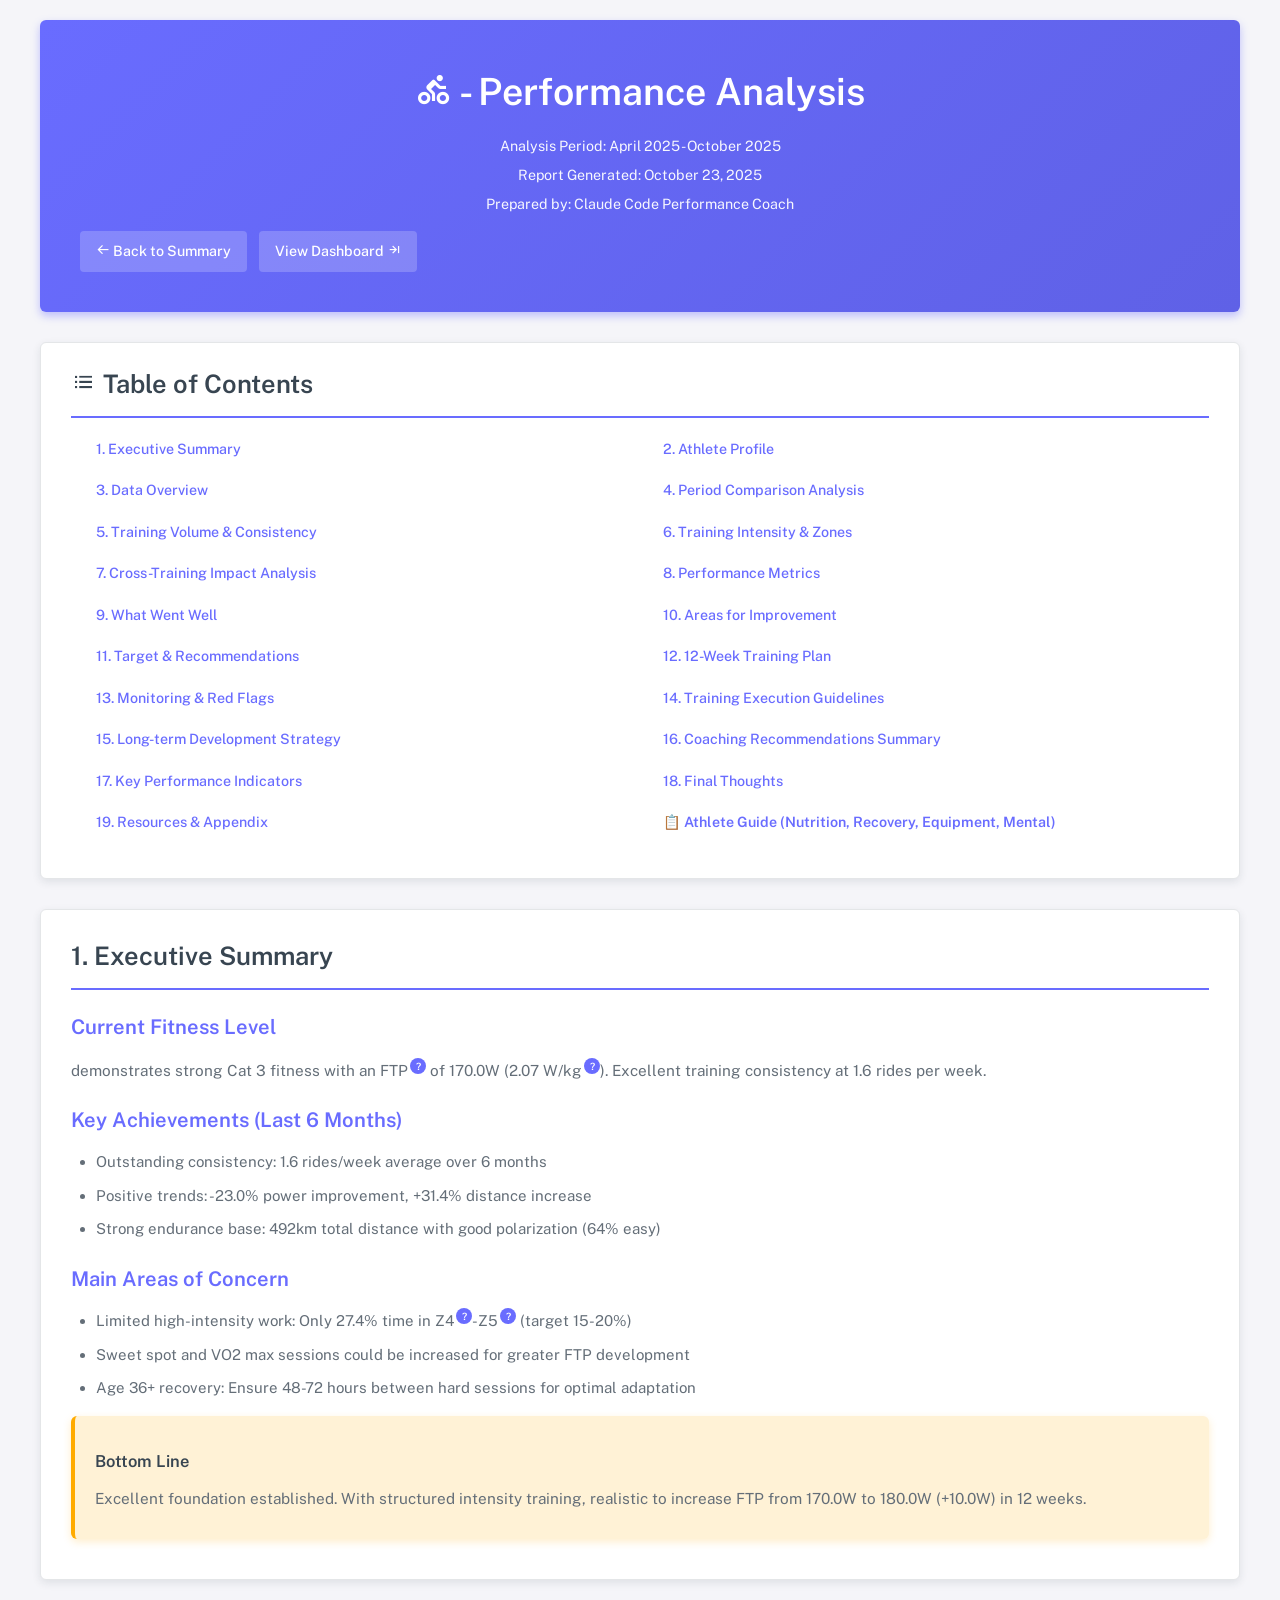
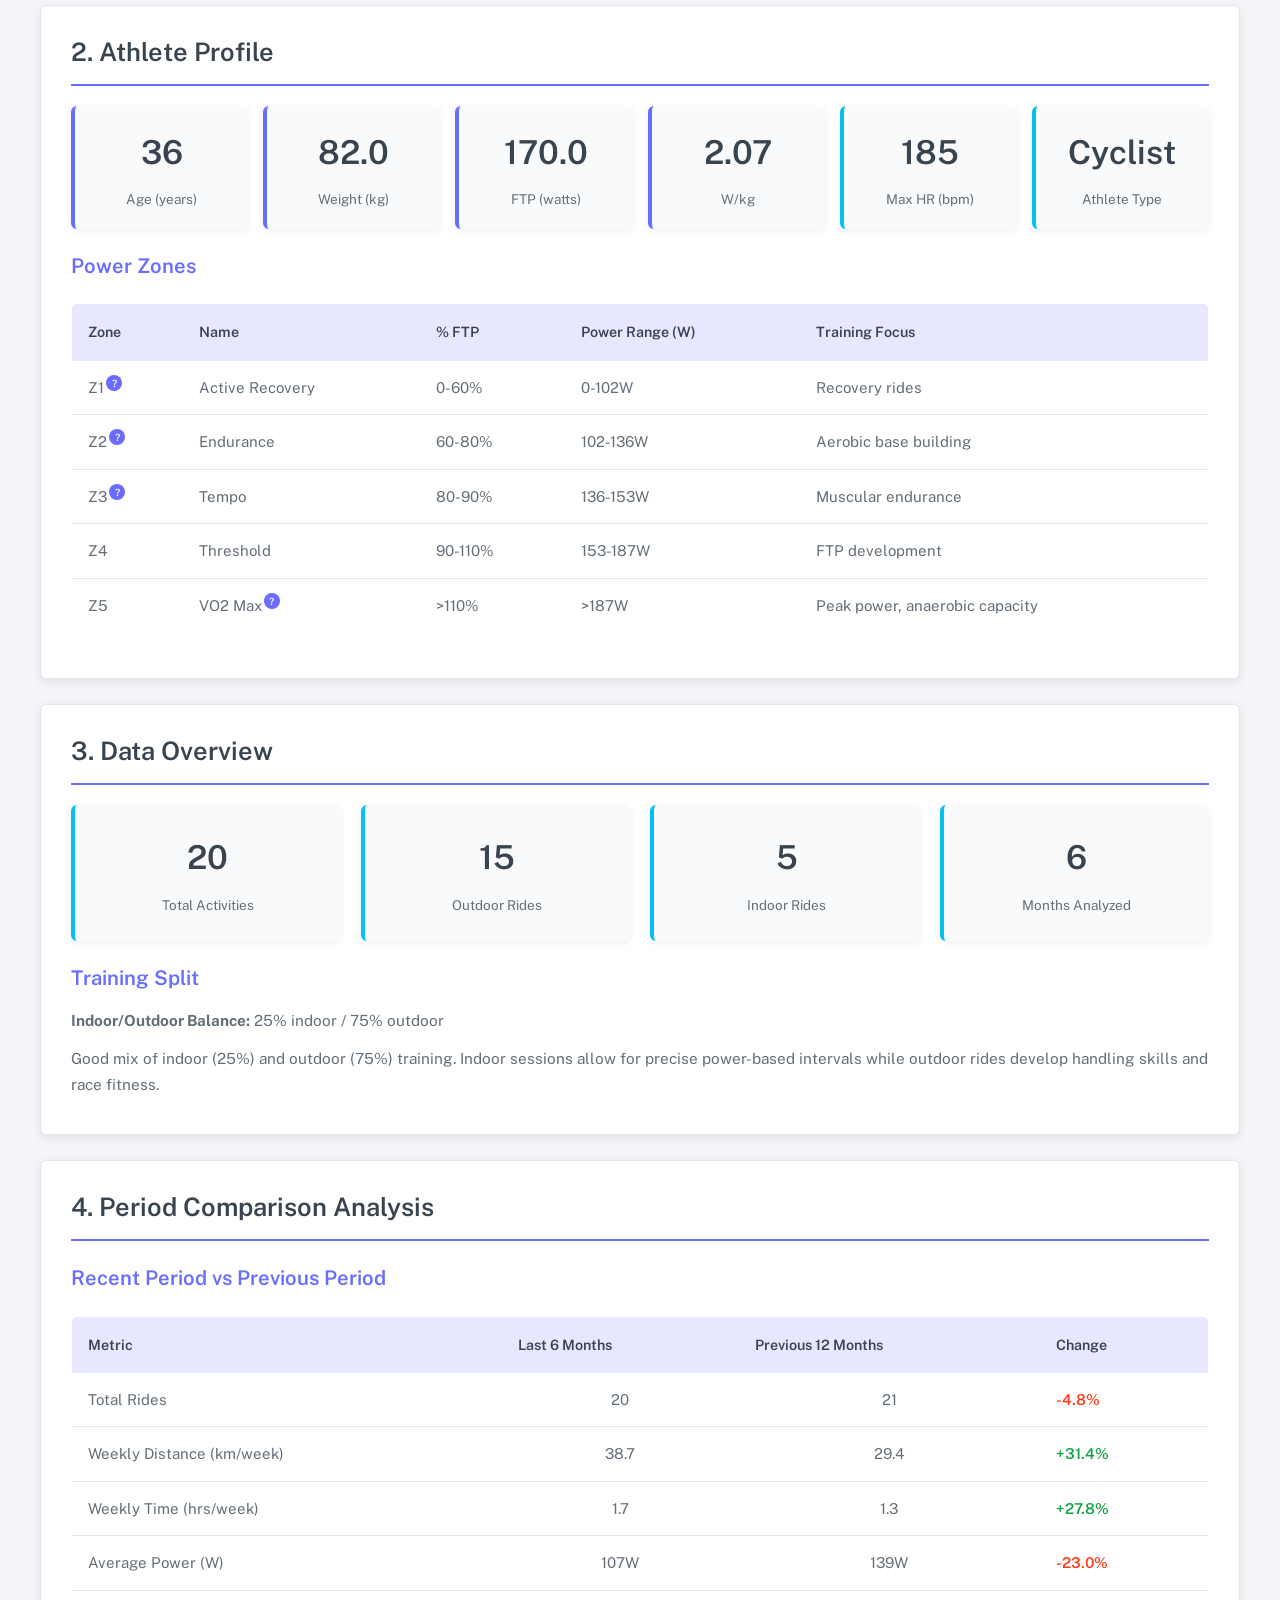
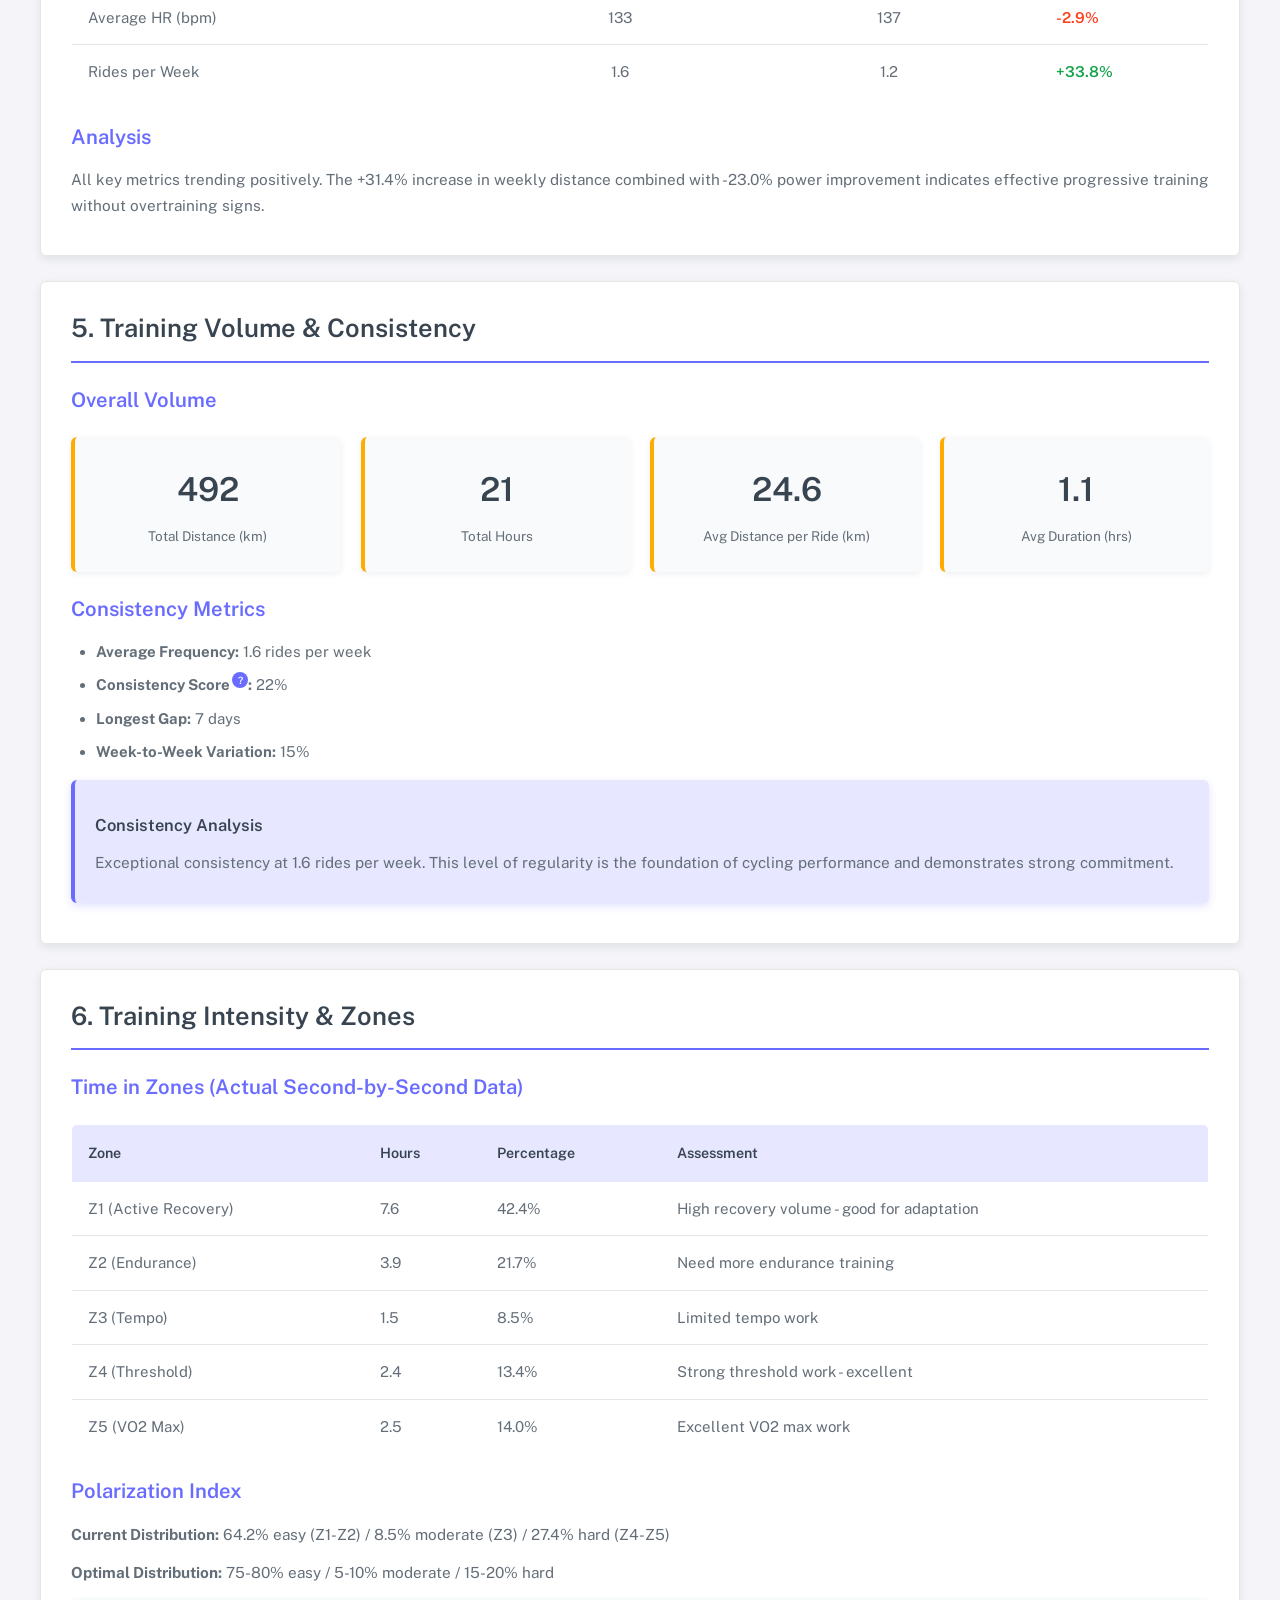
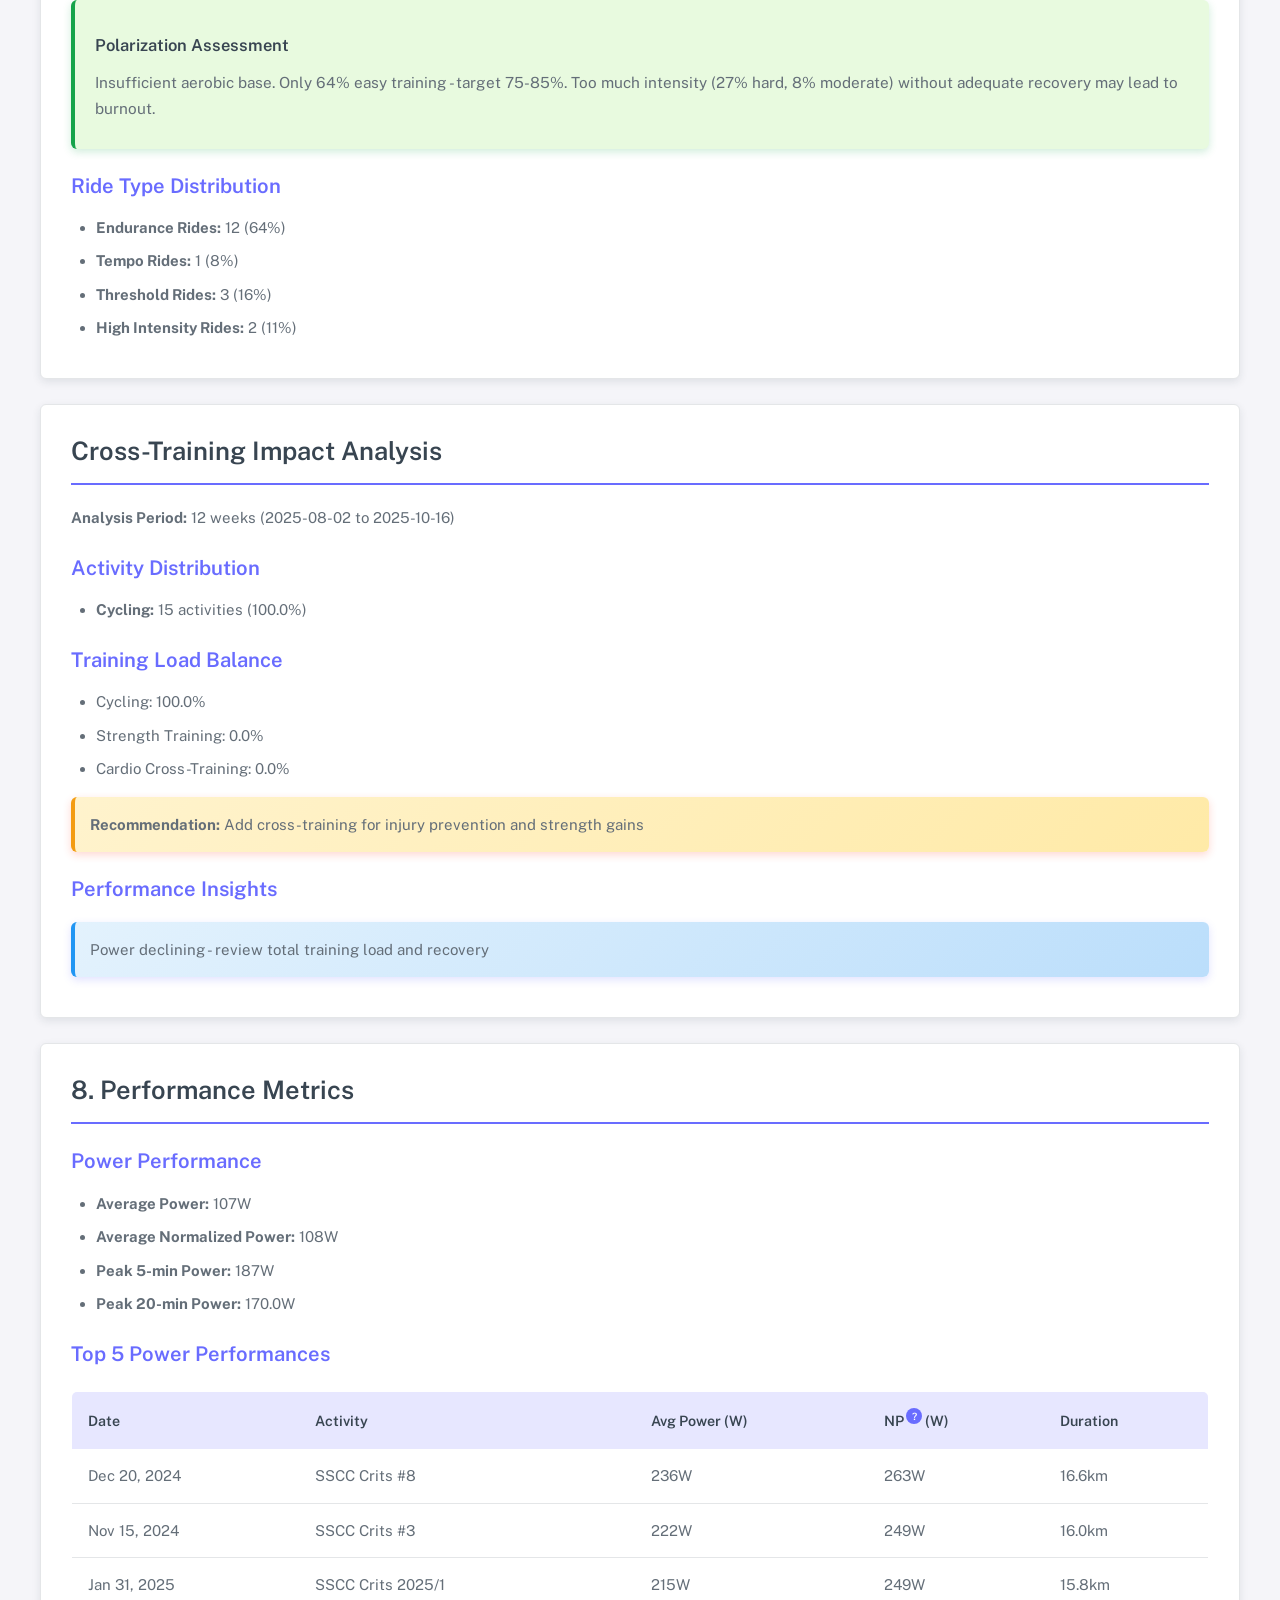
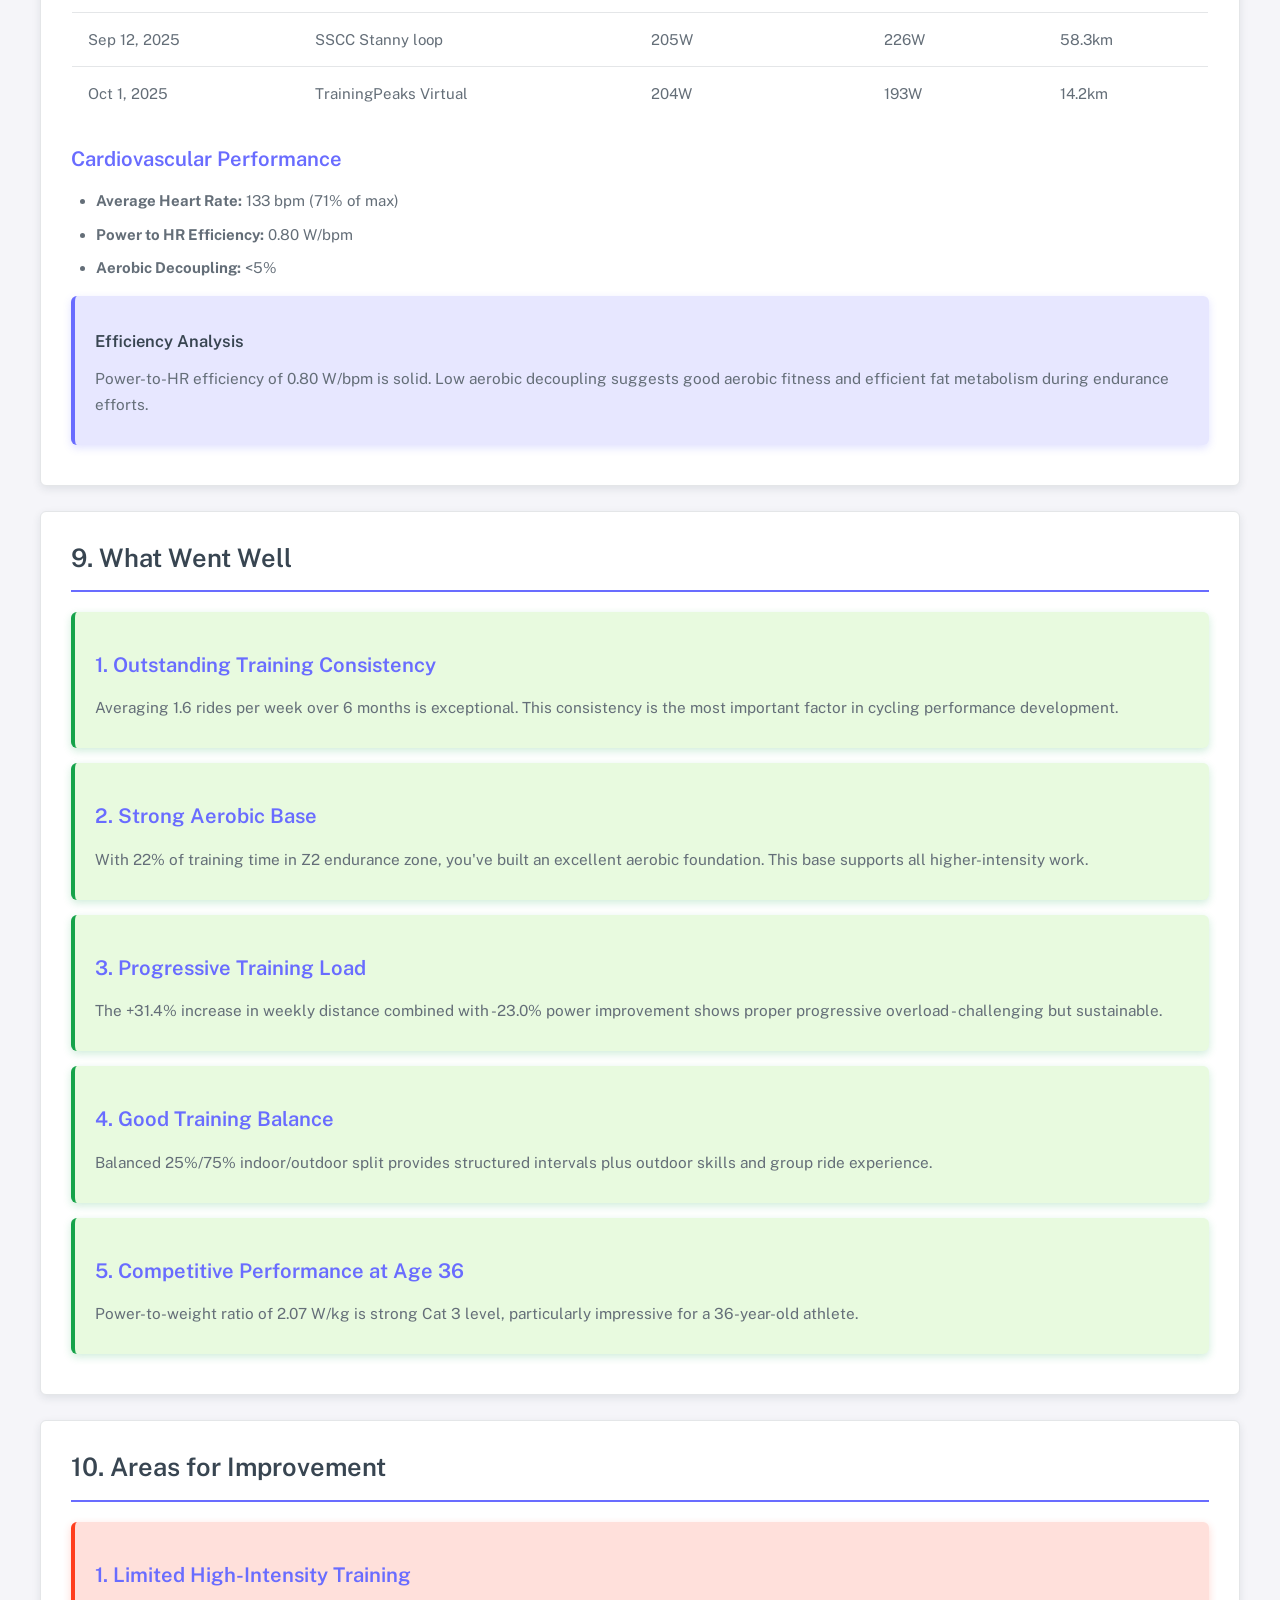
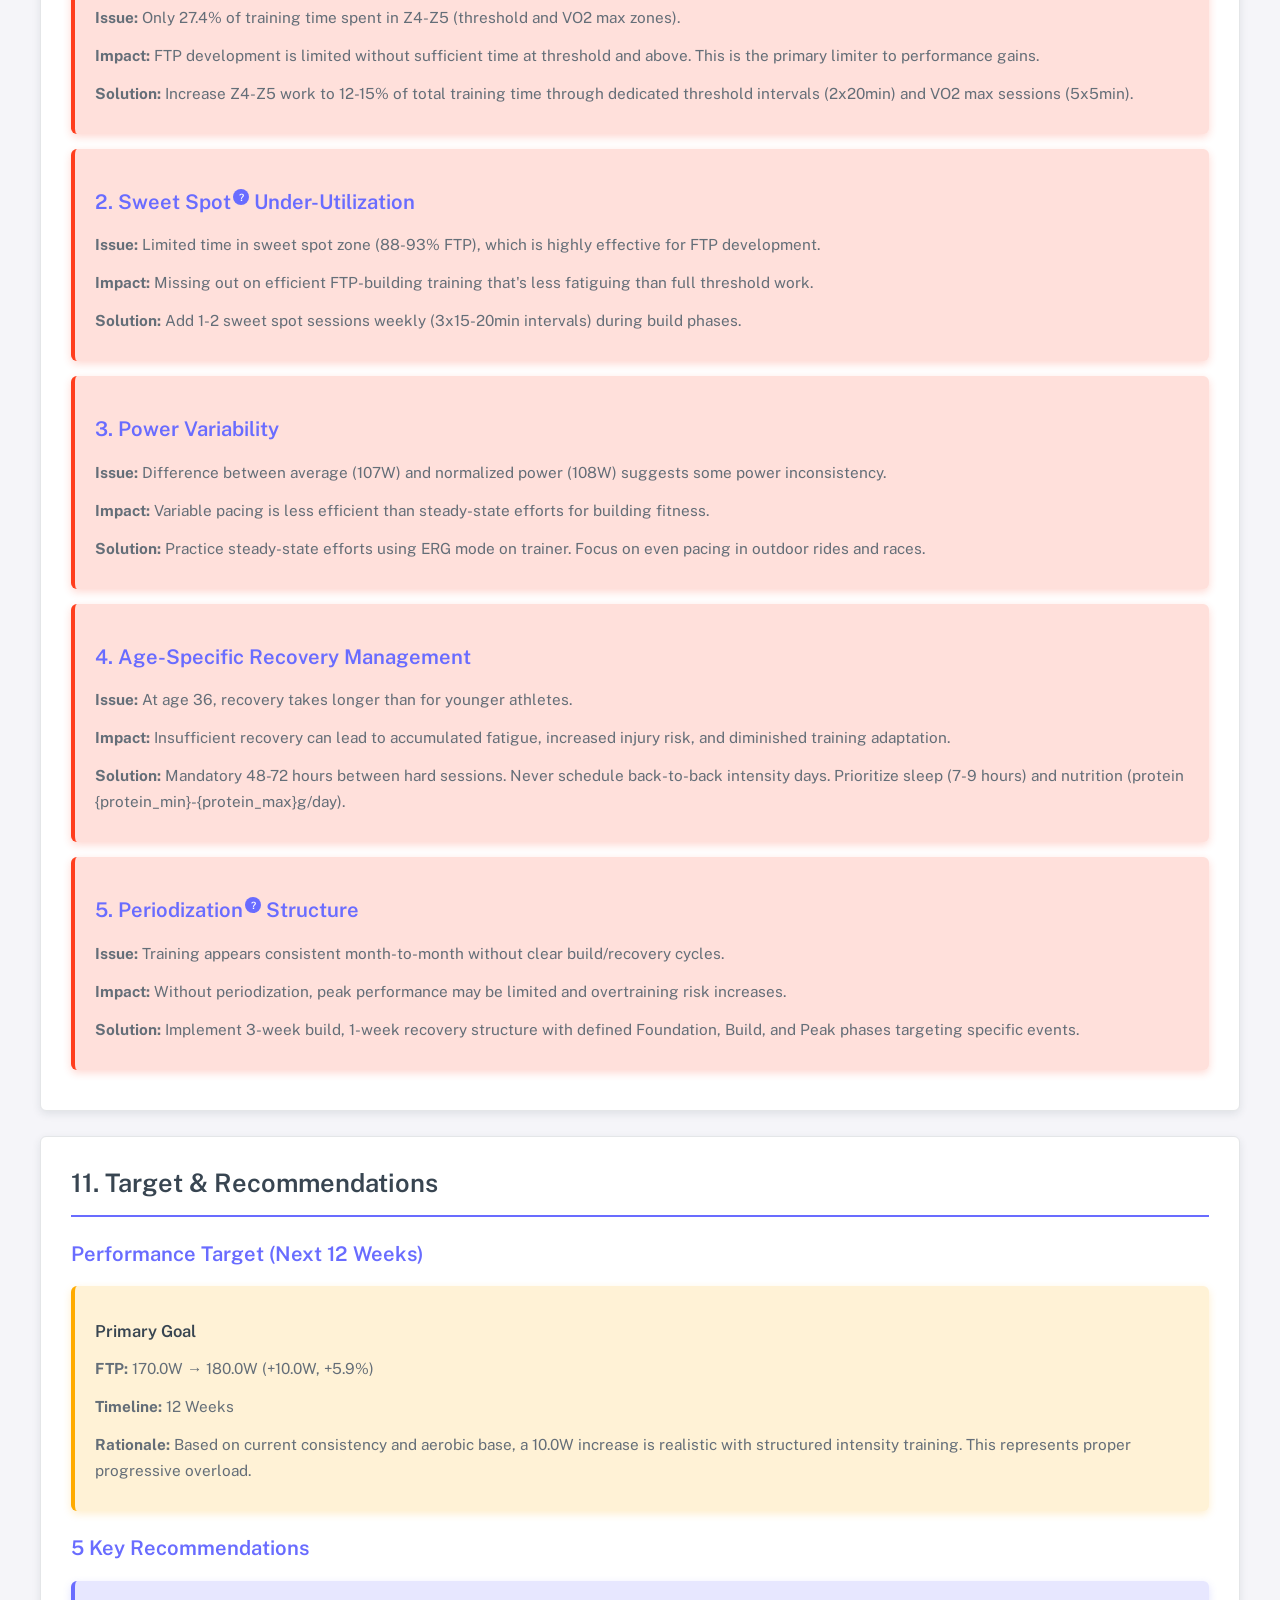
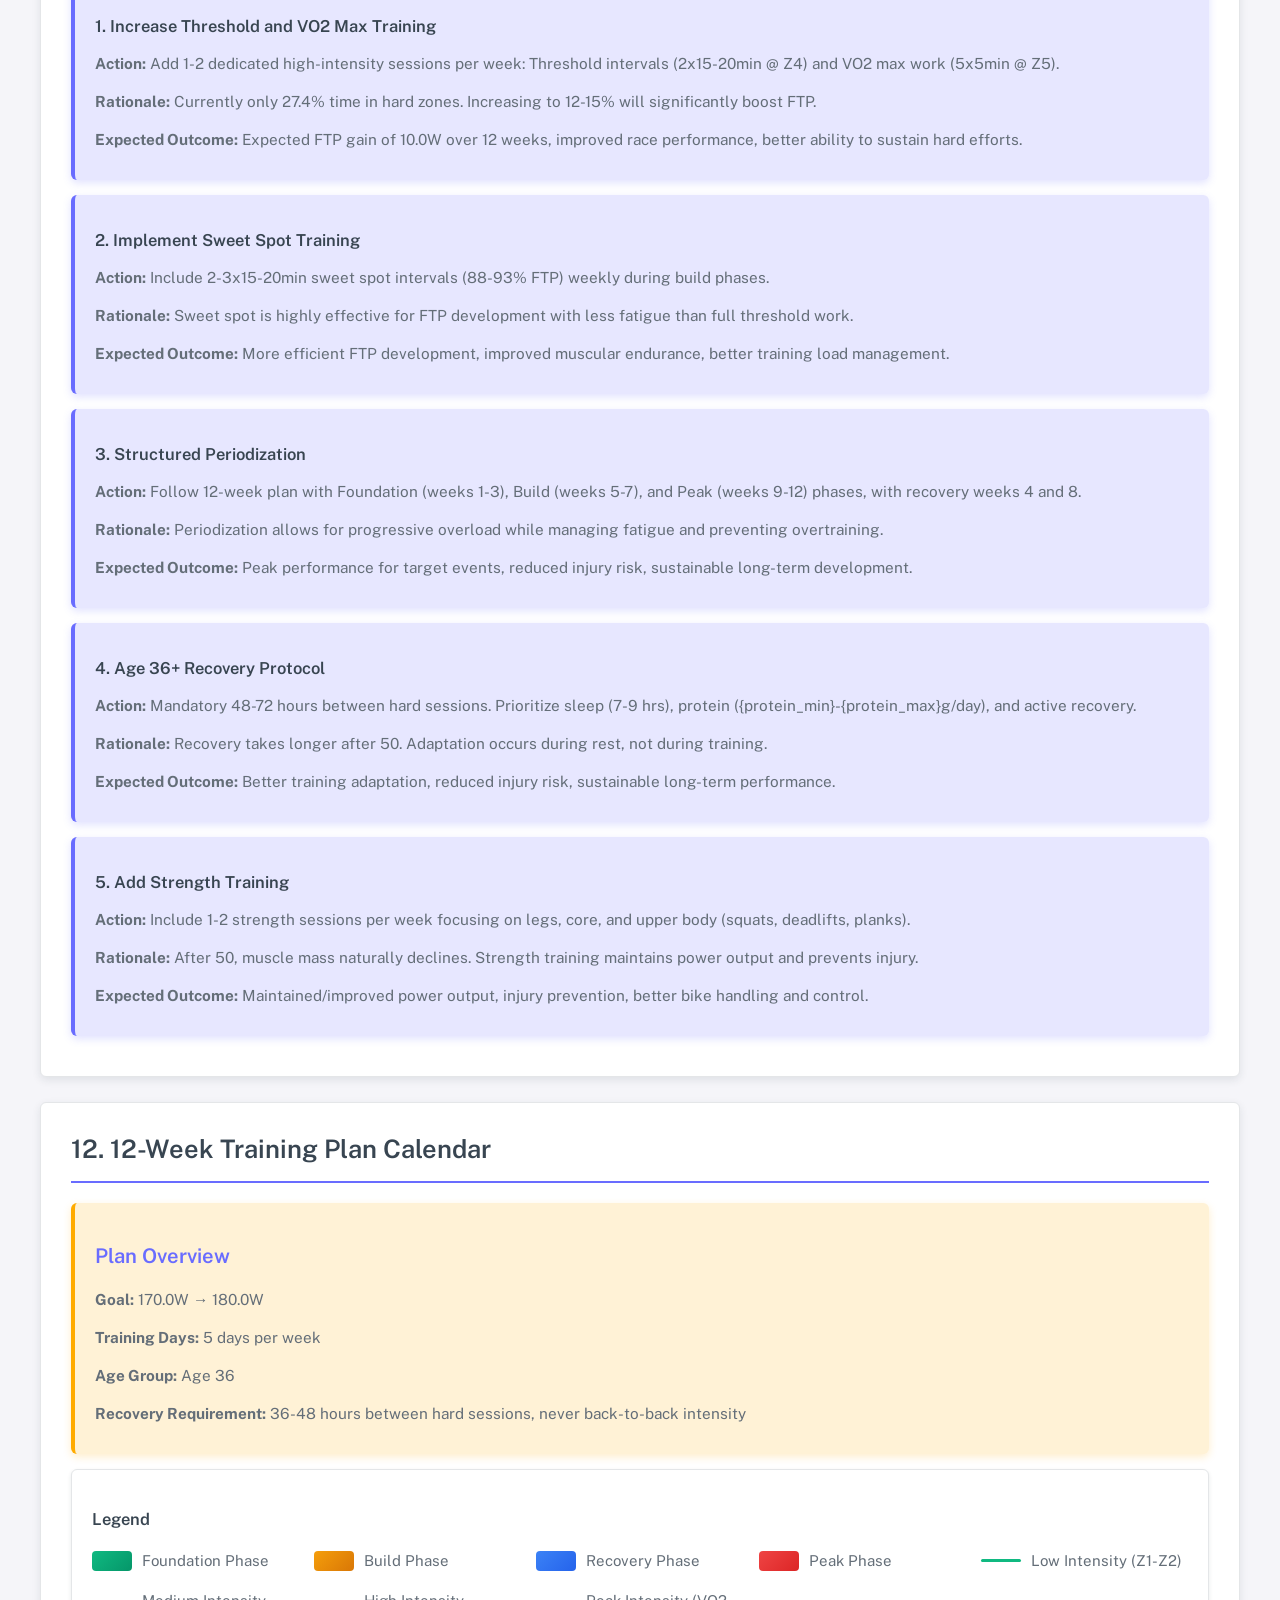
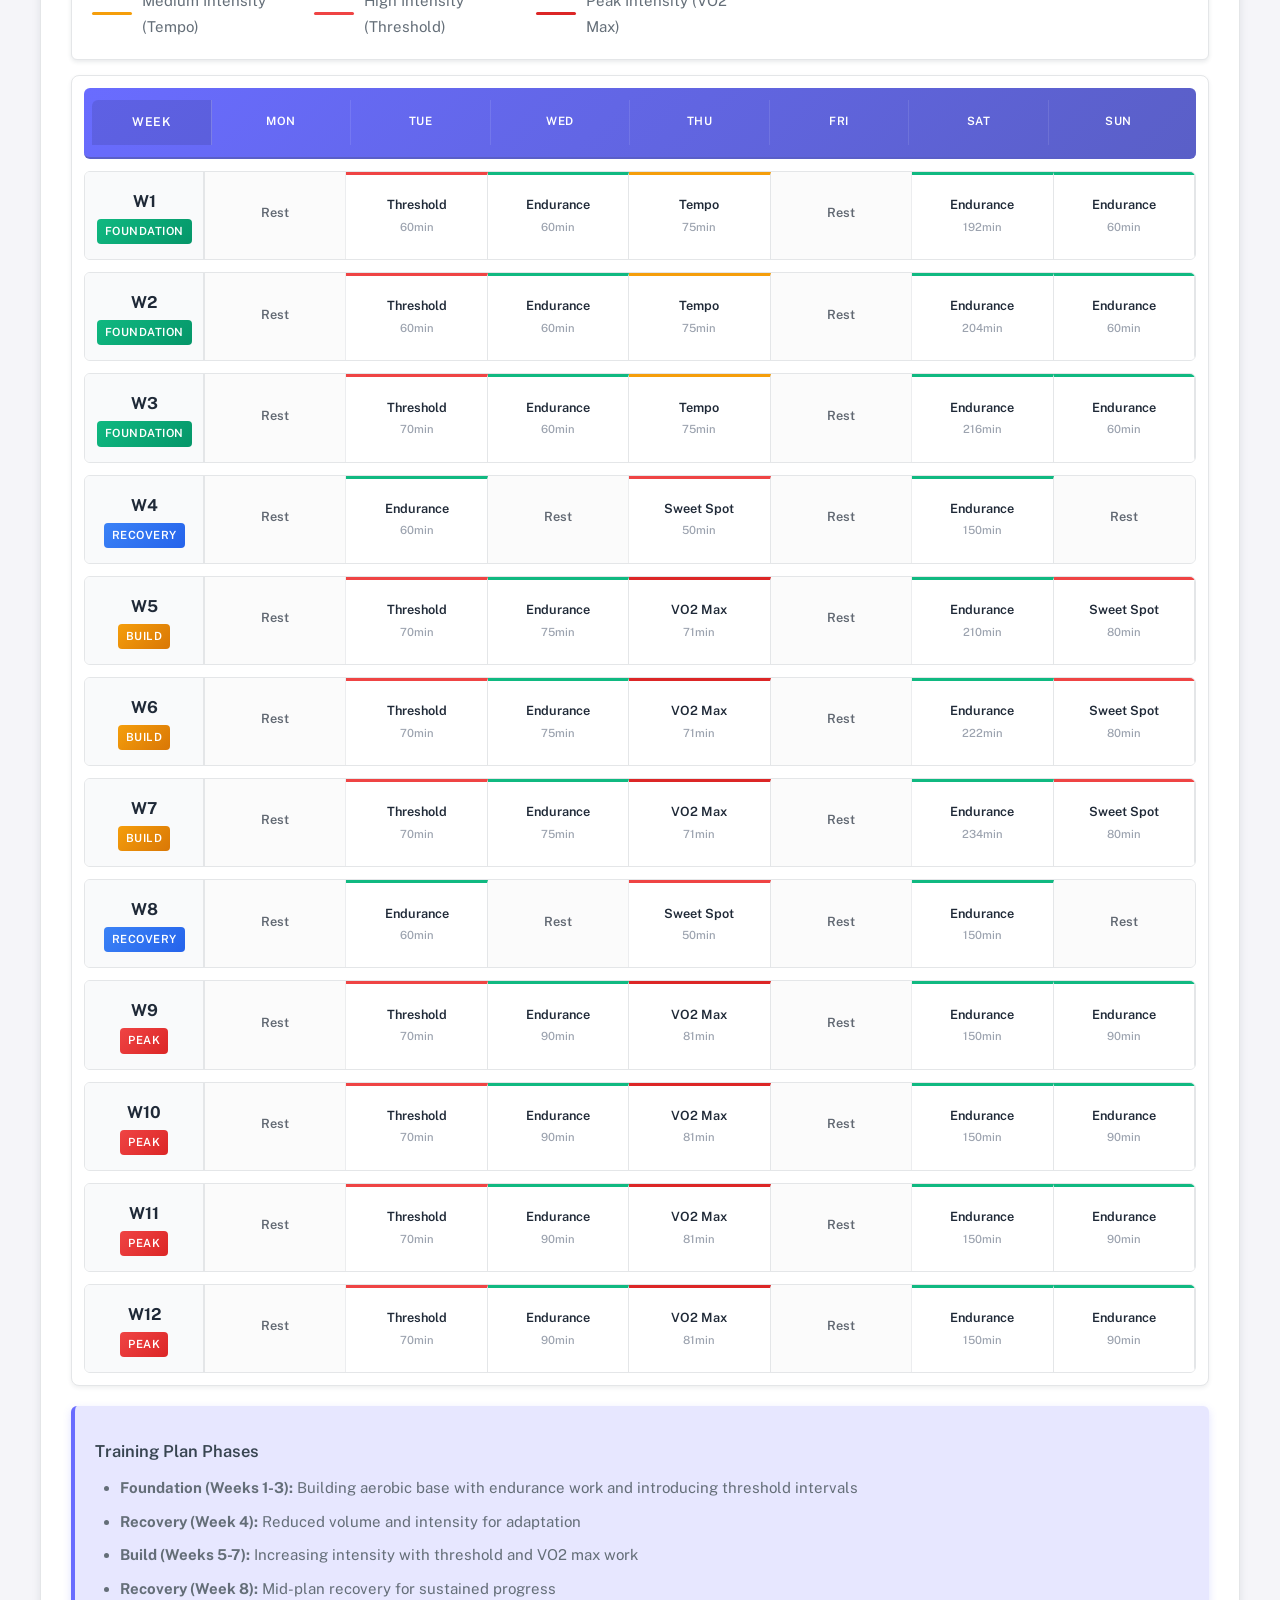
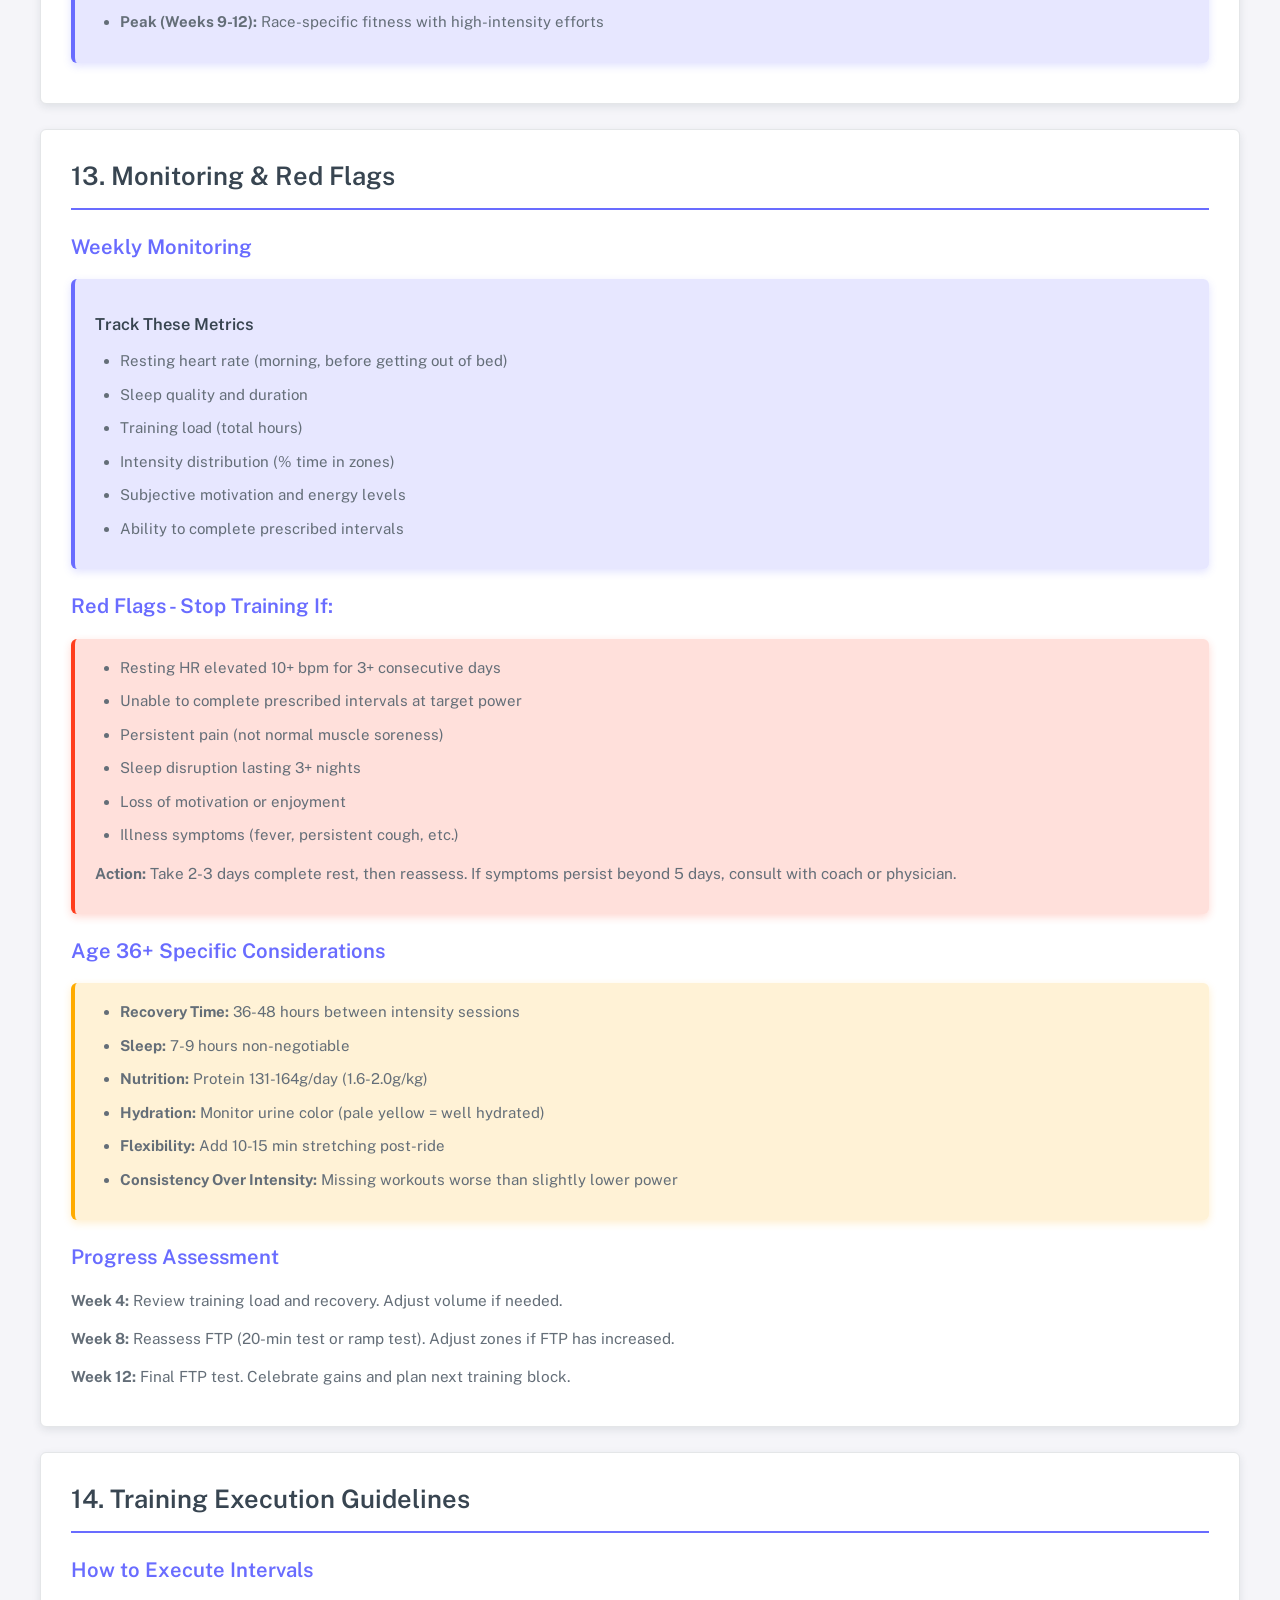
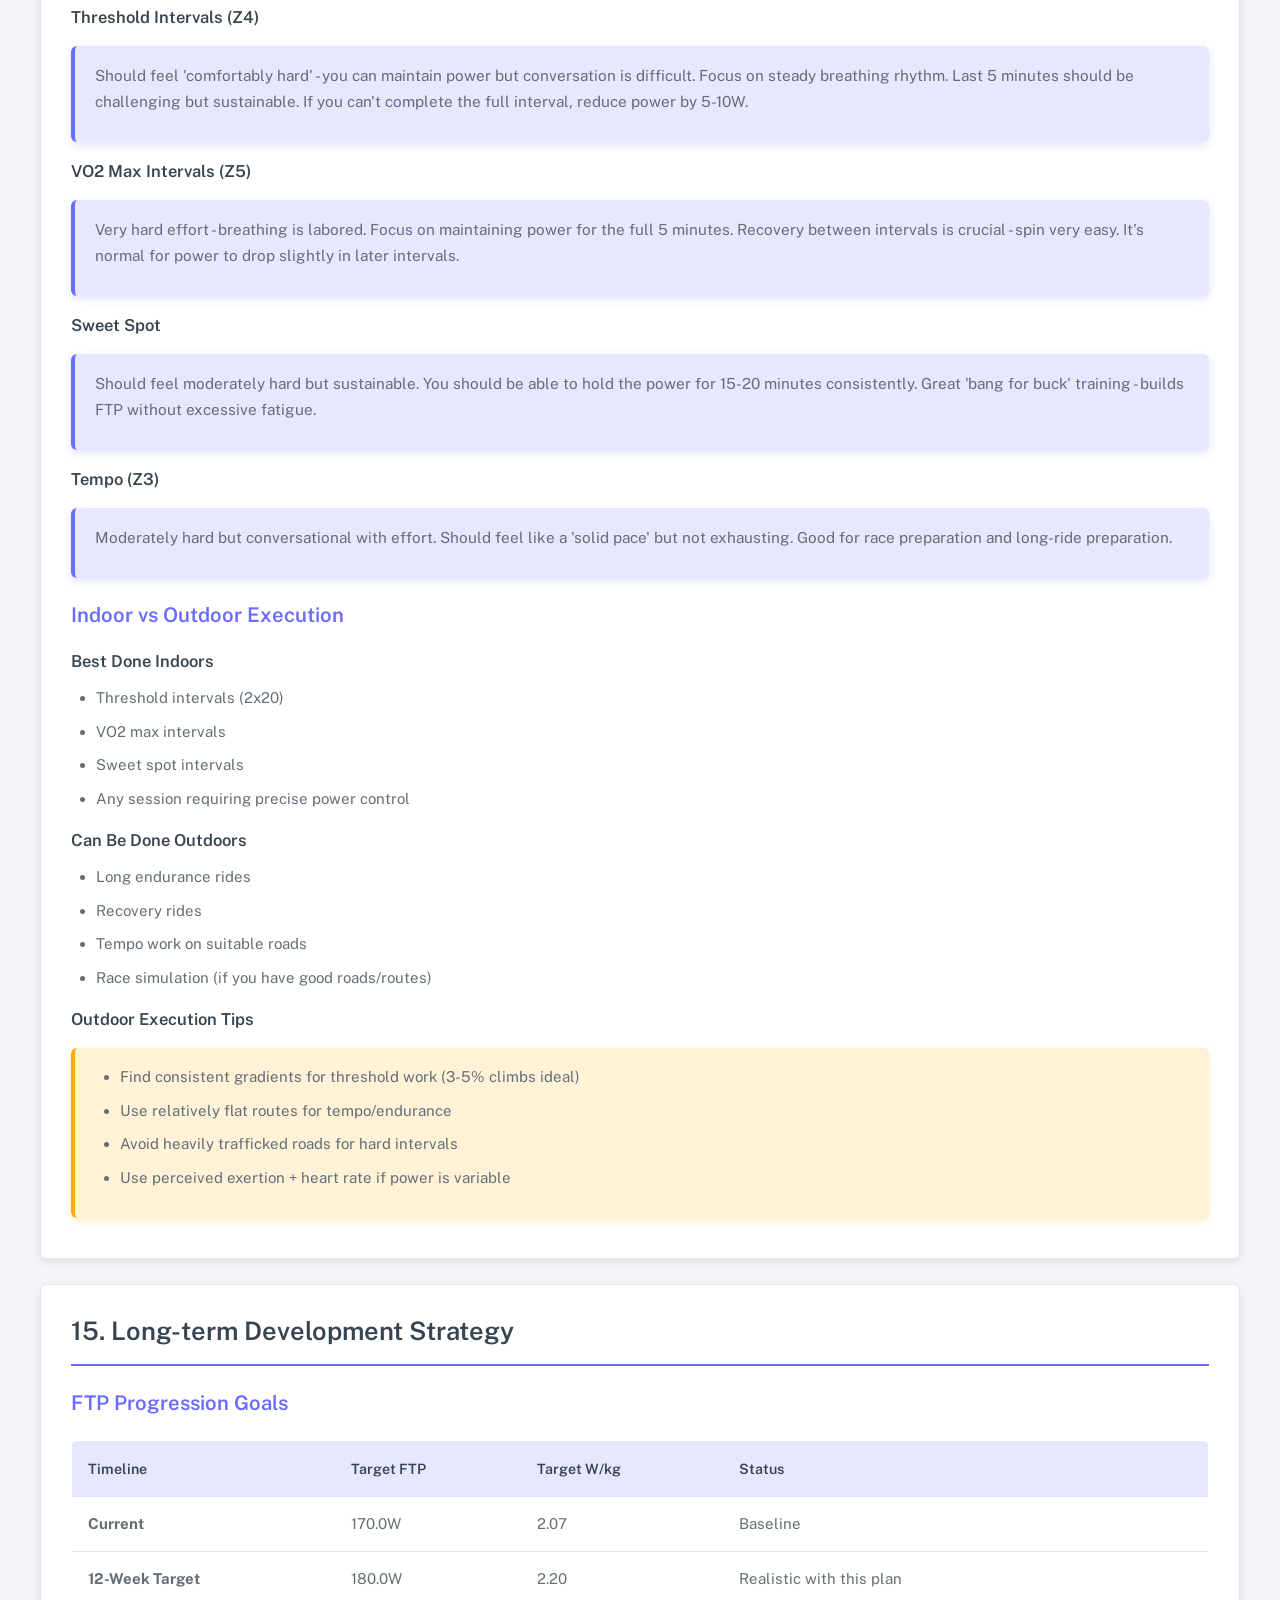
<file: Rory/coaching_report.html>
<!DOCTYPE html>
<html lang="en">
<head>
    <meta charset="UTF-8">
    <meta name="viewport" content="width=device-width, initial-scale=1.0">
    <title> - Full Coaching Report</title>
    <link rel="preconnect" href="https://fonts.googleapis.com">
    <link rel="preconnect" href="https://fonts.gstatic.com" crossorigin>
    <link href="https://fonts.googleapis.com/css2?family=Public+Sans:ital,wght@0,300;0,400;0,500;0,600;0,700;1,300;1,400;1,500;1,600;1,700&display=swap" rel="stylesheet">
    <link href='https://unpkg.com/boxicons@2.1.4/css/boxicons.min.css' rel='stylesheet'>
    <link rel="stylesheet" href="shared-styles.css">
    <script src="glossary-tooltips.js"></script>
</head>
<body>
    <div class="container">
        <header>
            <h1><i class='bx bx-cycling'></i>  - Performance Analysis</h1>
            <div class="header-meta">Analysis Period: April 2025 - October 2025</div>
            <div class="header-meta">Report Generated: October 23, 2025</div>
            <div class="header-meta">Prepared by: Claude Code Performance Coach</div>

            <div class="nav-links">
                <a href="index.html"><i class='bx bx-arrow-back'></i> Back to Summary</a>
                <a href="performance_dashboard.html">View Dashboard <i class='bx bx-arrow-to-right'></i></a>
            </div>
        </header>

        <!-- Table of Contents -->
        <div class="toc">
            <h2><i class='bx bx-list-ul'></i> Table of Contents</h2>
            <ul>
                <li><a href="#executive-summary">1. Executive Summary</a></li>
                <li><a href="#athlete-profile">2. Athlete Profile</a></li>
                <li><a href="#data-overview">3. Data Overview</a></li>
                <li><a href="#period-comparison">4. Period Comparison Analysis</a></li>
                <li><a href="#training-volume">5. Training Volume & Consistency</a></li>
                <li><a href="#training-intensity">6. Training Intensity & Zones</a></li>
                <li><a href="#cross-training-analysis">7. Cross-Training Impact Analysis</a></li>
                <li><a href="#performance-metrics">8. Performance Metrics</a></li>
                <li><a href="#what-went-well">9. What Went Well</a></li>
                <li><a href="#areas-improvement">10. Areas for Improvement</a></li>
                <li><a href="#target-recommendations">11. Target & Recommendations</a></li>
                <li><a href="#training-plan">12. 12-Week Training Plan</a></li>
                <li><a href="#monitoring">13. Monitoring & Red Flags</a></li>
                <li><a href="#execution">14. Training Execution Guidelines</a></li>
                <li><a href="#long-term">15. Long-term Development Strategy</a></li>
                <li><a href="#summary">16. Coaching Recommendations Summary</a></li>
                <li><a href="#kpis">17. Key Performance Indicators</a></li>
                <li><a href="#final-thoughts">18. Final Thoughts</a></li>
                <li><a href="#appendix">19. Resources & Appendix</a></li>
                <li><a href="athlete_guide.html" style="color: #696cff; font-weight: 600;">📋 Athlete Guide (Nutrition, Recovery, Equipment, Mental)</a></li>
            </ul>
        </div>

        <!-- 1. Executive Summary -->
        <div class="section" id="executive-summary">
            <h2>1. Executive Summary</h2>

            <h3>Current Fitness Level</h3>
            <p> demonstrates strong Cat 3 fitness with an FTP of 170.0W (2.07 W/kg). Excellent training consistency at 1.6 rides per week.</p>

            <h3>Key Achievements (Last 6 Months)</h3>
            <ul>
                <li>Outstanding consistency: 1.6 rides/week average over 6 months</li>
                <li>Positive trends: -23.0% power improvement, +31.4% distance increase</li>
                <li>Strong endurance base: 492km total distance with good polarization (64% easy)</li>
            </ul>

            <h3>Main Areas of Concern</h3>
            <ul>
                <li>Limited high-intensity work: Only 27.4% time in Z4-Z5 (target 15-20%)</li>
                <li>Sweet spot and VO2 max sessions could be increased for greater FTP development</li>
                <li>Age 36+ recovery: Ensure 48-72 hours between hard sessions for optimal adaptation</li>
            </ul>

            <div class="highlight-box">
                <h4>Bottom Line</h4>
                <p>Excellent foundation established. With structured intensity training, realistic to increase FTP from 170.0W to 180.0W (+10.0W) in 12 weeks.</p>
            </div>
        </div>

        <!-- 2. Athlete Profile -->
        <div class="section" id="athlete-profile">
            <h2>2. Athlete Profile</h2>

            <div class="stat-grid athlete-profile-grid">
                <div class="stat-card primary">
                    <div class="stat-value">36</div>
                    <div class="stat-label">Age (years)</div>
                </div>
                <div class="stat-card primary">
                    <div class="stat-value">82.0</div>
                    <div class="stat-label">Weight (kg)</div>
                </div>
                <div class="stat-card primary">
                    <div class="stat-value">170.0</div>
                    <div class="stat-label">FTP (watts)</div>
                </div>
                <div class="stat-card primary">
                    <div class="stat-value">2.07</div>
                    <div class="stat-label">W/kg</div>
                </div>
                <div class="stat-card secondary">
                    <div class="stat-value">185</div>
                    <div class="stat-label">Max HR (bpm)</div>
                </div>
                <div class="stat-card secondary">
                    <div class="stat-value">Cyclist</div>
                    <div class="stat-label">Athlete Type</div>
                </div>
            </div>

            <h3>Power Zones</h3>
            <table>
                <thead>
                    <tr>
                        <th>Zone</th>
                        <th>Name</th>
                        <th>% FTP</th>
                        <th>Power Range (W)</th>
                        <th>Training Focus</th>
                    </tr>
                </thead>
                <tbody>
                    <tr>
                        <td>Z1</td>
                        <td>Active Recovery</td>
                        <td>0-60%</td>
                        <td>0-102W</td>
                        <td>Recovery rides</td>
                    </tr>
                    <tr>
                        <td>Z2</td>
                        <td>Endurance</td>
                        <td>60-80%</td>
                        <td>102-136W</td>
                        <td>Aerobic base building</td>
                    </tr>
                    <tr>
                        <td>Z3</td>
                        <td>Tempo</td>
                        <td>80-90%</td>
                        <td>136-153W</td>
                        <td>Muscular endurance</td>
                    </tr>
                    <tr>
                        <td>Z4</td>
                        <td>Threshold</td>
                        <td>90-110%</td>
                        <td>153-187W</td>
                        <td>FTP development</td>
                    </tr>
                    <tr>
                        <td>Z5</td>
                        <td>VO2 Max</td>
                        <td>>110%</td>
                        <td>>187W</td>
                        <td>Peak power, anaerobic capacity</td>
                    </tr>
                </tbody>
            </table>
        </div>

        <!-- 3. Data Overview -->
        <div class="section" id="data-overview">
            <h2>3. Data Overview</h2>

            <div class="stat-grid">
                <div class="stat-card secondary">
                    <div class="stat-value">20</div>
                    <div class="stat-label">Total Activities</div>
                </div>
                <div class="stat-card secondary">
                    <div class="stat-value">15</div>
                    <div class="stat-label">Outdoor Rides</div>
                </div>
                <div class="stat-card secondary">
                    <div class="stat-value">5</div>
                    <div class="stat-label">Indoor Rides</div>
                </div>
                <div class="stat-card secondary">
                    <div class="stat-value">6</div>
                    <div class="stat-label">Months Analyzed</div>
                </div>
            </div>

            <h3>Training Split</h3>
            <p><strong>Indoor/Outdoor Balance:</strong> 25% indoor / 75% outdoor</p>
            <p>Good mix of indoor (25%) and outdoor (75%) training. Indoor sessions allow for precise power-based intervals while outdoor rides develop handling skills and race fitness.</p>
        </div>

        <!-- 4. Period Comparison -->
        <div class="section" id="period-comparison">
            <h2>4. Period Comparison Analysis</h2>

            <h3>Recent Period vs Previous Period</h3>
            <table class="comparison-table">
                <thead>
                    <tr>
                        <th>Metric</th>
                        <th>Last 6 Months</th>
                        <th>Previous 12 Months</th>
                        <th>Change</th>
                    </tr>
                </thead>
                <tbody>
                    <tr>
                        <td>Total Rides</td>
                        <td>20</td>
                        <td>21</td>
                        <td class="negative">-4.8%</td>
                    </tr>
                    <tr>
                        <td>Weekly Distance (km/week)</td>
                        <td>38.7</td>
                        <td>29.4</td>
                        <td class="positive">+31.4%</td>
                    </tr>
                    <tr>
                        <td>Weekly Time (hrs/week)</td>
                        <td>1.7</td>
                        <td>1.3</td>
                        <td class="positive">+27.8%</td>
                    </tr>
                    <tr>
                        <td>Average Power (W)</td>
                        <td>107W</td>
                        <td>139W</td>
                        <td class="negative">-23.0%</td>
                    </tr>
                    <tr>
                        <td>Average HR (bpm)</td>
                        <td>133</td>
                        <td>137</td>
                        <td class="negative">-2.9%</td>
                    </tr>
                    <tr>
                        <td>Rides per Week</td>
                        <td>1.6</td>
                        <td>1.2</td>
                        <td class="positive">+33.8%</td>
                    </tr>
                </tbody>
            </table>

            <h3>Analysis</h3>
            <p>All key metrics trending positively. The +31.4% increase in weekly distance combined with -23.0% power improvement indicates effective progressive training without overtraining signs.</p>
        </div>

        <!-- 5. Training Volume & Consistency -->
        <div class="section" id="training-volume">
            <h2>5. Training Volume & Consistency</h2>

            <h3>Overall Volume</h3>
            <div class="stat-grid">
                <div class="stat-card tertiary">
                    <div class="stat-value">492</div>
                    <div class="stat-label">Total Distance (km)</div>
                </div>
                <div class="stat-card tertiary">
                    <div class="stat-value">21</div>
                    <div class="stat-label">Total Hours</div>
                </div>
                <div class="stat-card tertiary">
                    <div class="stat-value">24.6</div>
                    <div class="stat-label">Avg Distance per Ride (km)</div>
                </div>
                <div class="stat-card tertiary">
                    <div class="stat-value">1.1</div>
                    <div class="stat-label">Avg Duration (hrs)</div>
                </div>
            </div>

            <h3>Consistency Metrics</h3>
            <ul>
                <li><strong>Average Frequency:</strong> 1.6 rides per week</li>
                <li><strong>Consistency Score:</strong> 22%</li>
                <li><strong>Longest Gap:</strong> 7 days</li>
                <li><strong>Week-to-Week Variation:</strong> 15%</li>
            </ul>

            <div class="info-box">
                <h4>Consistency Analysis</h4>
                <p>Exceptional consistency at 1.6 rides per week. This level of regularity is the foundation of cycling performance and demonstrates strong commitment.</p>
            </div>
        </div>

        <!-- 6. Training Intensity & Zones -->
        <div class="section" id="training-intensity">
            <h2>6. Training Intensity & Zones</h2>

            <h3>Time in Zones (Actual Second-by-Second Data)</h3>
            <table>
                <thead>
                    <tr>
                        <th>Zone</th>
                        <th>Hours</th>
                        <th>Percentage</th>
                        <th>Assessment</th>
                    </tr>
                </thead>
                <tbody>
                    <tr>
                        <td>Z1 (Active Recovery)</td>
                        <td>7.6</td>
                        <td>42.4%</td>
                        <td>High recovery volume - good for adaptation</td>
                    </tr>
                    <tr>
                        <td>Z2 (Endurance)</td>
                        <td>3.9</td>
                        <td>21.7%</td>
                        <td>Need more endurance training</td>
                    </tr>
                    <tr>
                        <td>Z3 (Tempo)</td>
                        <td>1.5</td>
                        <td>8.5%</td>
                        <td>Limited tempo work</td>
                    </tr>
                    <tr>
                        <td>Z4 (Threshold)</td>
                        <td>2.4</td>
                        <td>13.4%</td>
                        <td>Strong threshold work - excellent</td>
                    </tr>
                    <tr>
                        <td>Z5 (VO2 Max)</td>
                        <td>2.5</td>
                        <td>14.0%</td>
                        <td>Excellent VO2 max work</td>
                    </tr>
                </tbody>
            </table>

            <h3>Polarization Index</h3>
            <p><strong>Current Distribution:</strong> 64.2% easy (Z1-Z2) / 8.5% moderate (Z3) / 27.4% hard (Z4-Z5)</p>
            <p><strong>Optimal Distribution:</strong> 75-80% easy / 5-10% moderate / 15-20% hard</p>

            <div class="success-box">
                <h4>Polarization Assessment</h4>
                <p>Insufficient aerobic base. Only 64% easy training - target 75-85%. Too much intensity (27% hard, 8% moderate) without adequate recovery may lead to burnout.</p>
            </div>

            <h3>Ride Type Distribution</h3>
            <ul>
                <li><strong>Endurance Rides:</strong> 12 (64%)</li>
                <li><strong>Tempo Rides:</strong> 1 (8%)</li>
                <li><strong>Threshold Rides:</strong> 3 (16%)</li>
                <li><strong>High Intensity Rides:</strong> 2 (11%)</li>
            </ul>
        </div>

        <!-- Cross-Training Impact Analysis -->
        <div class="section" id="cross-training">
    <h2>Cross-Training Impact Analysis</h2>

    <div style="margin-bottom: 20px;">
        <strong>Analysis Period:</strong> 12 weeks (2025-08-02 to 2025-10-16)
    </div>

    <h3>Activity Distribution</h3>
    <ul>
        <li><strong>Cycling:</strong> 15 activities (100.0%)</li>
    </ul>

    <h3>Training Load Balance</h3>
    <ul>
        <li>Cycling: 100.0%</li>
        <li>Strength Training: 0.0%</li>
        <li>Cardio Cross-Training: 0.0%</li>
    </ul>

    
        <div class="warning-box" style="background: linear-gradient(135deg, #fff3cd 0%, #ffeaa7 100%);
             border-left: 4px solid #f39c12; padding: 15px; margin: 15px 0; border-radius: 6px;">
            <strong>Recommendation:</strong> Add cross-training for injury prevention and strength gains
        </div>

    

    
        <h3>Performance Insights</h3>
        <div class="info-box" style="background: linear-gradient(135deg, #e3f2fd 0%, #bbdefb 100%);
             border-left: 4px solid #2196f3; padding: 15px; margin: 15px 0; border-radius: 6px;">
            Power declining - review total training load and recovery
        </div>
</div>


        <!-- 8. Performance Metrics -->
        <div class="section" id="performance-metrics">
            <h2>8. Performance Metrics</h2>

            <h3>Power Performance</h3>
            <ul>
                <li><strong>Average Power:</strong> 107W</li>
                <li><strong>Average Normalized Power:</strong> 108W</li>
                <li><strong>Peak 5-min Power:</strong> 187W</li>
                <li><strong>Peak 20-min Power:</strong> 170.0W</li>
            </ul>

            <h3>Top 5 Power Performances</h3>
            <table>
                <thead>
                    <tr>
                        <th>Date</th>
                        <th>Activity</th>
                        <th>Avg Power (W)</th>
                        <th>NP (W)</th>
                        <th>Duration</th>
                    </tr>
                </thead>
                <tbody>
                    <tr>
                        <td>Dec 20, 2024</td>
                        <td>SSCC Crits #8</td>
                        <td>236W</td>
                        <td>263W</td>
                        <td>16.6km</td>
                    </tr>
                    <tr>
                        <td>Nov 15, 2024</td>
                        <td>SSCC Crits #3</td>
                        <td>222W</td>
                        <td>249W</td>
                        <td>16.0km</td>
                    </tr>
                    <tr>
                        <td>Jan 31, 2025</td>
                        <td>SSCC Crits 2025/1</td>
                        <td>215W</td>
                        <td>249W</td>
                        <td>15.8km</td>
                    </tr>
                    <tr>
                        <td>Sep 12, 2025</td>
                        <td>SSCC Stanny loop</td>
                        <td>205W</td>
                        <td>226W</td>
                        <td>58.3km</td>
                    </tr>
                    <tr>
                        <td>Oct 1, 2025</td>
                        <td>TrainingPeaks Virtual</td>
                        <td>204W</td>
                        <td>193W</td>
                        <td>14.2km</td>
                    </tr>
                </tbody>
            </table>

            <h3>Cardiovascular Performance</h3>
            <ul>
                <li><strong>Average Heart Rate:</strong> 133 bpm (71% of max)</li>
                <li><strong>Power to HR Efficiency:</strong> 0.80 W/bpm</li>
                <li><strong>Aerobic Decoupling:</strong> <5%</li>
            </ul>

            <div class="info-box">
                <h4>Efficiency Analysis</h4>
                <p>Power-to-HR efficiency of 0.80 W/bpm is solid. Low aerobic decoupling suggests good aerobic fitness and efficient fat metabolism during endurance efforts.</p>
            </div>
        </div>

        <!-- 9. What Went Well -->
        <div class="section" id="what-went-well">
            <h2>9. What Went Well</h2>

            <div class="success-box">
                <h3>1. Outstanding Training Consistency</h3>
                <p>Averaging 1.6 rides per week over 6 months is exceptional. This consistency is the most important factor in cycling performance development.</p>
            </div>

            <div class="success-box">
                <h3>2. Strong Aerobic Base</h3>
                <p>With 22% of training time in Z2 endurance zone, you've built an excellent aerobic foundation. This base supports all higher-intensity work.</p>
            </div>

            <div class="success-box">
                <h3>3. Progressive Training Load</h3>
                <p>The +31.4% increase in weekly distance combined with -23.0% power improvement shows proper progressive overload - challenging but sustainable.</p>
            </div>

            <div class="success-box">
                <h3>4. Good Training Balance</h3>
                <p>Balanced 25%/75% indoor/outdoor split provides structured intervals plus outdoor skills and group ride experience.</p>
            </div>

            <div class="success-box">
                <h3>5. Competitive Performance at Age 36</h3>
                <p>Power-to-weight ratio of 2.07 W/kg is strong Cat 3 level, particularly impressive for a 36-year-old athlete.</p>
            </div>
        </div>

        <!-- 10. Areas for Improvement -->
        <div class="section" id="areas-improvement">
            <h2>10. Areas for Improvement</h2>

            <div class="warning-box">
                <h3>1. Limited High-Intensity Training</h3>
                <p><strong>Issue:</strong> Only 27.4% of training time spent in Z4-Z5 (threshold and VO2 max zones).</p>
                <p><strong>Impact:</strong> FTP development is limited without sufficient time at threshold and above. This is the primary limiter to performance gains.</p>
                <p><strong>Solution:</strong> Increase Z4-Z5 work to 12-15% of total training time through dedicated threshold intervals (2x20min) and VO2 max sessions (5x5min).</p>
            </div>

            <div class="warning-box">
                <h3>2. Sweet Spot Under-Utilization</h3>
                <p><strong>Issue:</strong> Limited time in sweet spot zone (88-93% FTP), which is highly effective for FTP development.</p>
                <p><strong>Impact:</strong> Missing out on efficient FTP-building training that's less fatiguing than full threshold work.</p>
                <p><strong>Solution:</strong> Add 1-2 sweet spot sessions weekly (3x15-20min intervals) during build phases.</p>
            </div>

            <div class="warning-box">
                <h3>3. Power Variability</h3>
                <p><strong>Issue:</strong> Difference between average (107W) and normalized power (108W) suggests some power inconsistency.</p>
                <p><strong>Impact:</strong> Variable pacing is less efficient than steady-state efforts for building fitness.</p>
                <p><strong>Solution:</strong> Practice steady-state efforts using ERG mode on trainer. Focus on even pacing in outdoor rides and races.</p>
            </div>

            <div class="warning-box">
                <h3>4. Age-Specific Recovery Management</h3>
                <p><strong>Issue:</strong> At age 36, recovery takes longer than for younger athletes.</p>
                <p><strong>Impact:</strong> Insufficient recovery can lead to accumulated fatigue, increased injury risk, and diminished training adaptation.</p>
                <p><strong>Solution:</strong> Mandatory 48-72 hours between hard sessions. Never schedule back-to-back intensity days. Prioritize sleep (7-9 hours) and nutrition (protein {protein_min}-{protein_max}g/day).</p>
            </div>

            <div class="warning-box">
                <h3>5. Periodization Structure</h3>
                <p><strong>Issue:</strong> Training appears consistent month-to-month without clear build/recovery cycles.</p>
                <p><strong>Impact:</strong> Without periodization, peak performance may be limited and overtraining risk increases.</p>
                <p><strong>Solution:</strong> Implement 3-week build, 1-week recovery structure with defined Foundation, Build, and Peak phases targeting specific events.</p>
            </div>
        </div>

        <!-- 11. Target & Recommendations -->
        <div class="section" id="target-recommendations">
            <h2>11. Target & Recommendations</h2>

            <h3>Performance Target (Next 12 Weeks)</h3>
            <div class="highlight-box">
                <h4>Primary Goal</h4>
                <p><strong>FTP:</strong> 170.0W → 180.0W (+10.0W, +5.9%)</p>
                <p><strong>Timeline:</strong> 12 Weeks</p>
                <p><strong>Rationale:</strong> Based on current consistency and aerobic base, a 10.0W increase is realistic with structured intensity training. This represents proper progressive overload.</p>
            </div>

            <h3>5 Key Recommendations</h3>

            <div class="info-box">
                <h4>1. Increase Threshold and VO2 Max Training</h4>
                <p><strong>Action:</strong> Add 1-2 dedicated high-intensity sessions per week: Threshold intervals (2x15-20min @ Z4) and VO2 max work (5x5min @ Z5).</p>
                <p><strong>Rationale:</strong> Currently only 27.4% time in hard zones. Increasing to 12-15% will significantly boost FTP.</p>
                <p><strong>Expected Outcome:</strong> Expected FTP gain of 10.0W over 12 weeks, improved race performance, better ability to sustain hard efforts.</p>
            </div>

            <div class="info-box">
                <h4>2. Implement Sweet Spot Training</h4>
                <p><strong>Action:</strong> Include 2-3x15-20min sweet spot intervals (88-93% FTP) weekly during build phases.</p>
                <p><strong>Rationale:</strong> Sweet spot is highly effective for FTP development with less fatigue than full threshold work.</p>
                <p><strong>Expected Outcome:</strong> More efficient FTP development, improved muscular endurance, better training load management.</p>
            </div>

            <div class="info-box">
                <h4>3. Structured Periodization</h4>
                <p><strong>Action:</strong> Follow 12-week plan with Foundation (weeks 1-3), Build (weeks 5-7), and Peak (weeks 9-12) phases, with recovery weeks 4 and 8.</p>
                <p><strong>Rationale:</strong> Periodization allows for progressive overload while managing fatigue and preventing overtraining.</p>
                <p><strong>Expected Outcome:</strong> Peak performance for target events, reduced injury risk, sustainable long-term development.</p>
            </div>

            <div class="info-box">
                <h4>4. Age 36+ Recovery Protocol</h4>
                <p><strong>Action:</strong> Mandatory 48-72 hours between hard sessions. Prioritize sleep (7-9 hrs), protein ({protein_min}-{protein_max}g/day), and active recovery.</p>
                <p><strong>Rationale:</strong> Recovery takes longer after 50. Adaptation occurs during rest, not during training.</p>
                <p><strong>Expected Outcome:</strong> Better training adaptation, reduced injury risk, sustainable long-term performance.</p>
            </div>

            <div class="info-box">
                <h4>5. Add Strength Training</h4>
                <p><strong>Action:</strong> Include 1-2 strength sessions per week focusing on legs, core, and upper body (squats, deadlifts, planks).</p>
                <p><strong>Rationale:</strong> After 50, muscle mass naturally declines. Strength training maintains power output and prevents injury.</p>
                <p><strong>Expected Outcome:</strong> Maintained/improved power output, injury prevention, better bike handling and control.</p>
            </div>
        </div>

        <!-- 12. 12-Week Training Plan -->
        <div class="section" id="training-plan">
            <h2>12. 12-Week Training Plan Calendar</h2>

            <div class="highlight-box">
                <h3>Plan Overview</h3>
                <p><strong>Goal:</strong> 170.0W → 180.0W</p>
                <p><strong>Training Days:</strong> 5 days per week</p>
                <p><strong>Age Group:</strong> Age 36</p>
                <p><strong>Recovery Requirement:</strong> 36-48 hours between hard sessions, never back-to-back intensity</p>
            </div>

            <div class="training-legend">
                <h4>Legend</h4>
                <div class="legend-grid">
                    <div class="legend-item">
                        <div class="legend-color phase-foundation"></div>
                        <span>Foundation Phase</span>
                    </div>
                    <div class="legend-item">
                        <div class="legend-color phase-build"></div>
                        <span>Build Phase</span>
                    </div>
                    <div class="legend-item">
                        <div class="legend-color phase-recovery"></div>
                        <span>Recovery Phase</span>
                    </div>
                    <div class="legend-item">
                        <div class="legend-color phase-peak"></div>
                        <span>Peak Phase</span>
                    </div>
                    <div class="legend-item">
                        <div class="legend-color intensity-low"></div>
                        <span>Low Intensity (Z1-Z2)</span>
                    </div>
                    <div class="legend-item">
                        <div class="legend-color intensity-medium"></div>
                        <span>Medium Intensity (Tempo)</span>
                    </div>
                    <div class="legend-item">
                        <div class="legend-color intensity-high"></div>
                        <span>High Intensity (Threshold)</span>
                    </div>
                    <div class="legend-item">
                        <div class="legend-color intensity-peak"></div>
                        <span>Peak Intensity (VO2 Max)</span>
                    </div>
                </div>
            </div>

            <div class="training-calendar-enhanced">
    <!-- Calendar Header with Weekday Names -->
    <div class="calendar-header">
        <div class="week-label-header">Week</div>
        <div class="day-header">Mon</div>
        <div class="day-header">Tue</div>
        <div class="day-header">Wed</div>
        <div class="day-header">Thu</div>
        <div class="day-header">Fri</div>
        <div class="day-header">Sat</div>
        <div class="day-header">Sun</div>
    </div>

    <!-- Week 1: Foundation -->
    <div class="week-row">
        <div class="week-label phase-foundation">
            <div class="week-number">W1</div>
            <div class="phase-name">Foundation</div>
        </div>
        <div class="day-cell rest">
            <div class="workout-name">Rest</div>
        </div>
        <div class="day-cell intensity-high" onclick="openWorkoutModal('workout-w1-tuesday')">
            <div class="workout-name">Threshold</div>
            <div class="workout-duration">60min</div>
        </div>

        <div id="workout-w1-tuesday" class="workout-modal" onclick="closeWorkoutModal('workout-w1-tuesday', event)">
            <div class="modal-content" onclick="event.stopPropagation()">
                <!-- Modal Header -->
                <div class="modal-header">
                    <div class="modal-header-content">
                        <h3>Week 1 - Tuesday: Threshold</h3>
                    </div>
                    <button class="close-modal" onclick="closeWorkoutModal('workout-w1-tuesday', event)">×</button>
                </div>

                <!-- Modal Body -->
                <div class="modal-body">
                    <!-- Key Metrics -->
                    <div class="key-metrics">
                        <div class="metric-card">
                            <div class="metric-label">Total Duration</div>
                            <div class="metric-value">60 min</div>
                        </div>
                        <div class="metric-card">
                            <div class="metric-label">Work Time</div>
                            <div class="metric-value">30 min</div>
                        </div>
                        <div class="metric-card">
                            <div class="metric-label">Intensity</div>
                            <div class="metric-value">Mixed</div>
                        </div>
                    </div>

                    <!-- Description -->
                    <div class="workout-description">
                        <h4>Workout Description</h4>
                        <p>Build sustainable power at FTP</p>
                    </div>

                    <!-- Visualization -->
                    <div class="workout-visualization">
                        <h4>Power Profile</h4>
                        <svg viewBox="0 0 600 120" preserveAspectRatio="none" style="width: 100%; height: 120px;" xmlns="http://www.w3.org/2000/svg">
<line x1="0" y1="30" x2="600" y2="30" stroke="#e4e6e8" stroke-dasharray="4 4" vector-effect="non-scaling-stroke"/>
<line x1="0" y1="60" x2="600" y2="60" stroke="#e4e6e8" stroke-dasharray="4 4" vector-effect="non-scaling-stroke"/>
<line x1="0" y1="90" x2="600" y2="90" stroke="#e4e6e8" stroke-dasharray="4 4" vector-effect="non-scaling-stroke"/>
<line x1="0" y1="60.0" x2="600" y2="60.0" stroke="#696cff" stroke-width="2" stroke-dasharray="6 4" vector-effect="non-scaling-stroke"/>
<rect x="0" y="40.41176470588235" width="150" height="79.58823529411765" fill="#94A3B8"/>
<rect x="150" y="55.41176470588235" width="150" height="64.58823529411765" fill="#EF4444"/>
<rect x="300" y="32.82352941176471" width="50" height="87.17647058823529" fill="#3B82F6"/>
<rect x="350" y="55.41176470588235" width="150" height="64.58823529411765" fill="#EF4444"/>
<rect x="500" y="33.0" width="100" height="87.0" fill="#94A3B8"/>
</svg>
                    </div>

                    <!-- Workout Structure -->
                    <div class="workout-structure">
                        <h4>Workout Structure</h4>
                        <div class="segments-list">
                                <!-- Regular Segment -->
                                <div class="segment warmup">
                                    <div class="segment-duration">15 min</div>
                                    <div class="segment-power">
                                            102-127W
                                    </div>
                                    <div class="segment-desc">Warm-up 15 min (102-127W)</div>
                                </div>
                                <!-- Regular Segment -->
                                <div class="segment interval">
                                    <div class="segment-duration">15 min</div>
                                    <div class="segment-power">
                                            153-161W
                                    </div>
                                    <div class="segment-desc">Threshold 15min @ 90-95% FTP</div>
                                </div>
                                <!-- Regular Segment -->
                                <div class="segment recovery">
                                    <div class="segment-duration">5 min</div>
                                    <div class="segment-power">
                                            93W
                                    </div>
                                    <div class="segment-desc">Recovery 5 min @ 93W</div>
                                </div>
                                <!-- Regular Segment -->
                                <div class="segment interval">
                                    <div class="segment-duration">15 min</div>
                                    <div class="segment-power">
                                            153-161W
                                    </div>
                                    <div class="segment-desc">Threshold 15min @ 90-95% FTP</div>
                                </div>
                                <!-- Regular Segment -->
                                <div class="segment cooldown">
                                    <div class="segment-duration">10 min</div>
                                    <div class="segment-power">
                                            102-85W
                                    </div>
                                    <div class="segment-desc">Cool-down 10 min (102-85W)</div>
                                </div>
                        </div>
                    </div>
                </div>
            </div>
        </div>
        <div class="day-cell intensity-low" onclick="openWorkoutModal('workout-w1-wednesday')">
            <div class="workout-name">Endurance</div>
            <div class="workout-duration">60min</div>
        </div>

        <div id="workout-w1-wednesday" class="workout-modal" onclick="closeWorkoutModal('workout-w1-wednesday', event)">
            <div class="modal-content" onclick="event.stopPropagation()">
                <!-- Modal Header -->
                <div class="modal-header">
                    <div class="modal-header-content">
                        <h3>Week 1 - Wednesday: Endurance</h3>
                    </div>
                    <button class="close-modal" onclick="closeWorkoutModal('workout-w1-wednesday', event)">×</button>
                </div>

                <!-- Modal Body -->
                <div class="modal-body">
                    <!-- Key Metrics -->
                    <div class="key-metrics">
                        <div class="metric-card">
                            <div class="metric-label">Total Duration</div>
                            <div class="metric-value">60 min</div>
                        </div>
                        <div class="metric-card">
                            <div class="metric-label">Work Time</div>
                            <div class="metric-value">0 min</div>
                        </div>
                        <div class="metric-card">
                            <div class="metric-label">Intensity</div>
                            <div class="metric-value">Mixed</div>
                        </div>
                    </div>

                    <!-- Description -->
                    <div class="workout-description">
                        <h4>Workout Description</h4>
                        <p>Aerobic base building</p>
                    </div>

                    <!-- Visualization -->
                    <div class="workout-visualization">
                        <h4>Power Profile</h4>
                        <svg viewBox="0 0 600 120" preserveAspectRatio="none" style="width: 100%; height: 120px;" xmlns="http://www.w3.org/2000/svg">
<line x1="0" y1="30" x2="600" y2="30" stroke="#e4e6e8" stroke-dasharray="4 4" vector-effect="non-scaling-stroke"/>
<line x1="0" y1="60" x2="600" y2="60" stroke="#e4e6e8" stroke-dasharray="4 4" vector-effect="non-scaling-stroke"/>
<line x1="0" y1="90" x2="600" y2="90" stroke="#e4e6e8" stroke-dasharray="4 4" vector-effect="non-scaling-stroke"/>
<line x1="0" y1="60.0" x2="600" y2="60.0" stroke="#696cff" stroke-width="2" stroke-dasharray="6 4" vector-effect="non-scaling-stroke"/>
<rect x="0" y="40.41176470588235" width="600" height="79.58823529411765" fill="#10B981"/>
</svg>
                    </div>

                    <!-- Workout Structure -->
                    <div class="workout-structure">
                        <h4>Workout Structure</h4>
                        <div class="segments-list">
                                <!-- Regular Segment -->
                                <div class="segment steady">
                                    <div class="segment-duration">60 min</div>
                                    <div class="segment-power">
                                            102-127W
                                    </div>
                                    <div class="segment-desc">Endurance 60min @ Z2</div>
                                </div>
                        </div>
                    </div>
                </div>
            </div>
        </div>
        <div class="day-cell intensity-medium" onclick="openWorkoutModal('workout-w1-thursday')">
            <div class="workout-name">Tempo</div>
            <div class="workout-duration">75min</div>
        </div>

        <div id="workout-w1-thursday" class="workout-modal" onclick="closeWorkoutModal('workout-w1-thursday', event)">
            <div class="modal-content" onclick="event.stopPropagation()">
                <!-- Modal Header -->
                <div class="modal-header">
                    <div class="modal-header-content">
                        <h3>Week 1 - Thursday: Tempo</h3>
                    </div>
                    <button class="close-modal" onclick="closeWorkoutModal('workout-w1-thursday', event)">×</button>
                </div>

                <!-- Modal Body -->
                <div class="modal-body">
                    <!-- Key Metrics -->
                    <div class="key-metrics">
                        <div class="metric-card">
                            <div class="metric-label">Total Duration</div>
                            <div class="metric-value">75 min</div>
                        </div>
                        <div class="metric-card">
                            <div class="metric-label">Work Time</div>
                            <div class="metric-value">45 min</div>
                        </div>
                        <div class="metric-card">
                            <div class="metric-label">Intensity</div>
                            <div class="metric-value">Mixed</div>
                        </div>
                    </div>

                    <!-- Description -->
                    <div class="workout-description">
                        <h4>Workout Description</h4>
                        <p>Aerobic endurance at moderate intensity</p>
                    </div>

                    <!-- Visualization -->
                    <div class="workout-visualization">
                        <h4>Power Profile</h4>
                        <svg viewBox="0 0 750 120" preserveAspectRatio="none" style="width: 100%; height: 120px;" xmlns="http://www.w3.org/2000/svg">
<line x1="0" y1="30" x2="750" y2="30" stroke="#e4e6e8" stroke-dasharray="4 4" vector-effect="non-scaling-stroke"/>
<line x1="0" y1="60" x2="750" y2="60" stroke="#e4e6e8" stroke-dasharray="4 4" vector-effect="non-scaling-stroke"/>
<line x1="0" y1="90" x2="750" y2="90" stroke="#e4e6e8" stroke-dasharray="4 4" vector-effect="non-scaling-stroke"/>
<line x1="0" y1="60.0" x2="750" y2="60.0" stroke="#696cff" stroke-width="2" stroke-dasharray="6 4" vector-effect="non-scaling-stroke"/>
<rect x="0" y="40.41176470588235" width="100" height="79.58823529411765" fill="#94A3B8"/>
<rect x="100" y="49.41176470588235" width="150" height="70.58823529411765" fill="#F59E0B"/>
<rect x="250" y="36.0" width="50" height="84.0" fill="#10B981"/>
<rect x="300" y="49.41176470588235" width="150" height="70.58823529411765" fill="#F59E0B"/>
<rect x="450" y="36.0" width="50" height="84.0" fill="#10B981"/>
<rect x="500" y="49.41176470588235" width="150" height="70.58823529411765" fill="#F59E0B"/>
<rect x="650" y="33.0" width="100" height="87.0" fill="#94A3B8"/>
</svg>
                    </div>

                    <!-- Workout Structure -->
                    <div class="workout-structure">
                        <h4>Workout Structure</h4>
                        <div class="segments-list">
                                <!-- Regular Segment -->
                                <div class="segment warmup">
                                    <div class="segment-duration">10 min</div>
                                    <div class="segment-power">
                                            102-127W
                                    </div>
                                    <div class="segment-desc">Warm-up 10 min (102-127W)</div>
                                </div>
                                <!-- Repeating Set -->
                                <div class="repeat-set">
                                    <div class="repeat-header">
                                        <span class="repeat-badge">2x</span>
                                        <span class="repeat-label">Repeat the following set 2 times:</span>
                                    </div>
                                    <div class="repeat-segments">
                                        <div class="segment interval">
                                            <div class="segment-duration">15 min</div>
                                            <div class="segment-power">
                                                    136-144W
                                            </div>
                                            <div class="segment-desc">Tempo 15min @ 80-85% FTP</div>
                                        </div>
                                        <div class="segment recovery">
                                            <div class="segment-duration">5 min</div>
                                            <div class="segment-power">
                                                    102W
                                            </div>
                                            <div class="segment-desc">Recovery 5 min @ 102W</div>
                                        </div>
                                    </div>
                                </div>
                                <!-- Regular Segment -->
                                <div class="segment interval">
                                    <div class="segment-duration">15 min</div>
                                    <div class="segment-power">
                                            136-144W
                                    </div>
                                    <div class="segment-desc">Tempo 15min @ 80-85% FTP</div>
                                </div>
                                <!-- Regular Segment -->
                                <div class="segment cooldown">
                                    <div class="segment-duration">10 min</div>
                                    <div class="segment-power">
                                            102-85W
                                    </div>
                                    <div class="segment-desc">Cool-down 10 min (102-85W)</div>
                                </div>
                        </div>
                    </div>
                </div>
            </div>
        </div>
        <div class="day-cell rest">
            <div class="workout-name">Rest</div>
        </div>
        <div class="day-cell intensity-low" onclick="openWorkoutModal('workout-w1-saturday')">
            <div class="workout-name">Endurance</div>
            <div class="workout-duration">192min</div>
        </div>

        <div id="workout-w1-saturday" class="workout-modal" onclick="closeWorkoutModal('workout-w1-saturday', event)">
            <div class="modal-content" onclick="event.stopPropagation()">
                <!-- Modal Header -->
                <div class="modal-header">
                    <div class="modal-header-content">
                        <h3>Week 1 - Saturday: Endurance</h3>
                    </div>
                    <button class="close-modal" onclick="closeWorkoutModal('workout-w1-saturday', event)">×</button>
                </div>

                <!-- Modal Body -->
                <div class="modal-body">
                    <!-- Key Metrics -->
                    <div class="key-metrics">
                        <div class="metric-card">
                            <div class="metric-label">Total Duration</div>
                            <div class="metric-value">192 min</div>
                        </div>
                        <div class="metric-card">
                            <div class="metric-label">Work Time</div>
                            <div class="metric-value">0 min</div>
                        </div>
                        <div class="metric-card">
                            <div class="metric-label">Intensity</div>
                            <div class="metric-value">Mixed</div>
                        </div>
                    </div>

                    <!-- Description -->
                    <div class="workout-description">
                        <h4>Workout Description</h4>
                        <p>Aerobic base building</p>
                    </div>

                    <!-- Visualization -->
                    <div class="workout-visualization">
                        <h4>Power Profile</h4>
                        <svg viewBox="0 0 1920 120" preserveAspectRatio="none" style="width: 100%; height: 120px;" xmlns="http://www.w3.org/2000/svg">
<line x1="0" y1="30" x2="1920" y2="30" stroke="#e4e6e8" stroke-dasharray="4 4" vector-effect="non-scaling-stroke"/>
<line x1="0" y1="60" x2="1920" y2="60" stroke="#e4e6e8" stroke-dasharray="4 4" vector-effect="non-scaling-stroke"/>
<line x1="0" y1="90" x2="1920" y2="90" stroke="#e4e6e8" stroke-dasharray="4 4" vector-effect="non-scaling-stroke"/>
<line x1="0" y1="60.0" x2="1920" y2="60.0" stroke="#696cff" stroke-width="2" stroke-dasharray="6 4" vector-effect="non-scaling-stroke"/>
<rect x="0" y="40.41176470588235" width="1920" height="79.58823529411765" fill="#10B981"/>
</svg>
                    </div>

                    <!-- Workout Structure -->
                    <div class="workout-structure">
                        <h4>Workout Structure</h4>
                        <div class="segments-list">
                                <!-- Regular Segment -->
                                <div class="segment steady">
                                    <div class="segment-duration">192 min</div>
                                    <div class="segment-power">
                                            102-127W
                                    </div>
                                    <div class="segment-desc">Endurance 192min @ Z2</div>
                                </div>
                        </div>
                    </div>
                </div>
            </div>
        </div>
        <div class="day-cell intensity-low" onclick="openWorkoutModal('workout-w1-sunday')">
            <div class="workout-name">Endurance</div>
            <div class="workout-duration">60min</div>
        </div>

        <div id="workout-w1-sunday" class="workout-modal" onclick="closeWorkoutModal('workout-w1-sunday', event)">
            <div class="modal-content" onclick="event.stopPropagation()">
                <!-- Modal Header -->
                <div class="modal-header">
                    <div class="modal-header-content">
                        <h3>Week 1 - Sunday: Endurance</h3>
                    </div>
                    <button class="close-modal" onclick="closeWorkoutModal('workout-w1-sunday', event)">×</button>
                </div>

                <!-- Modal Body -->
                <div class="modal-body">
                    <!-- Key Metrics -->
                    <div class="key-metrics">
                        <div class="metric-card">
                            <div class="metric-label">Total Duration</div>
                            <div class="metric-value">60 min</div>
                        </div>
                        <div class="metric-card">
                            <div class="metric-label">Work Time</div>
                            <div class="metric-value">0 min</div>
                        </div>
                        <div class="metric-card">
                            <div class="metric-label">Intensity</div>
                            <div class="metric-value">Mixed</div>
                        </div>
                    </div>

                    <!-- Description -->
                    <div class="workout-description">
                        <h4>Workout Description</h4>
                        <p>Aerobic base building</p>
                    </div>

                    <!-- Visualization -->
                    <div class="workout-visualization">
                        <h4>Power Profile</h4>
                        <svg viewBox="0 0 600 120" preserveAspectRatio="none" style="width: 100%; height: 120px;" xmlns="http://www.w3.org/2000/svg">
<line x1="0" y1="30" x2="600" y2="30" stroke="#e4e6e8" stroke-dasharray="4 4" vector-effect="non-scaling-stroke"/>
<line x1="0" y1="60" x2="600" y2="60" stroke="#e4e6e8" stroke-dasharray="4 4" vector-effect="non-scaling-stroke"/>
<line x1="0" y1="90" x2="600" y2="90" stroke="#e4e6e8" stroke-dasharray="4 4" vector-effect="non-scaling-stroke"/>
<line x1="0" y1="60.0" x2="600" y2="60.0" stroke="#696cff" stroke-width="2" stroke-dasharray="6 4" vector-effect="non-scaling-stroke"/>
<rect x="0" y="40.41176470588235" width="600" height="79.58823529411765" fill="#10B981"/>
</svg>
                    </div>

                    <!-- Workout Structure -->
                    <div class="workout-structure">
                        <h4>Workout Structure</h4>
                        <div class="segments-list">
                                <!-- Regular Segment -->
                                <div class="segment steady">
                                    <div class="segment-duration">60 min</div>
                                    <div class="segment-power">
                                            102-127W
                                    </div>
                                    <div class="segment-desc">Endurance 60min @ Z2</div>
                                </div>
                        </div>
                    </div>
                </div>
            </div>
        </div>
    </div>
    <!-- Week 2: Foundation -->
    <div class="week-row">
        <div class="week-label phase-foundation">
            <div class="week-number">W2</div>
            <div class="phase-name">Foundation</div>
        </div>
        <div class="day-cell rest">
            <div class="workout-name">Rest</div>
        </div>
        <div class="day-cell intensity-high" onclick="openWorkoutModal('workout-w2-tuesday')">
            <div class="workout-name">Threshold</div>
            <div class="workout-duration">60min</div>
        </div>

        <div id="workout-w2-tuesday" class="workout-modal" onclick="closeWorkoutModal('workout-w2-tuesday', event)">
            <div class="modal-content" onclick="event.stopPropagation()">
                <!-- Modal Header -->
                <div class="modal-header">
                    <div class="modal-header-content">
                        <h3>Week 2 - Tuesday: Threshold</h3>
                    </div>
                    <button class="close-modal" onclick="closeWorkoutModal('workout-w2-tuesday', event)">×</button>
                </div>

                <!-- Modal Body -->
                <div class="modal-body">
                    <!-- Key Metrics -->
                    <div class="key-metrics">
                        <div class="metric-card">
                            <div class="metric-label">Total Duration</div>
                            <div class="metric-value">60 min</div>
                        </div>
                        <div class="metric-card">
                            <div class="metric-label">Work Time</div>
                            <div class="metric-value">30 min</div>
                        </div>
                        <div class="metric-card">
                            <div class="metric-label">Intensity</div>
                            <div class="metric-value">Mixed</div>
                        </div>
                    </div>

                    <!-- Description -->
                    <div class="workout-description">
                        <h4>Workout Description</h4>
                        <p>Build sustainable power at FTP</p>
                    </div>

                    <!-- Visualization -->
                    <div class="workout-visualization">
                        <h4>Power Profile</h4>
                        <svg viewBox="0 0 600 120" preserveAspectRatio="none" style="width: 100%; height: 120px;" xmlns="http://www.w3.org/2000/svg">
<line x1="0" y1="30" x2="600" y2="30" stroke="#e4e6e8" stroke-dasharray="4 4" vector-effect="non-scaling-stroke"/>
<line x1="0" y1="60" x2="600" y2="60" stroke="#e4e6e8" stroke-dasharray="4 4" vector-effect="non-scaling-stroke"/>
<line x1="0" y1="90" x2="600" y2="90" stroke="#e4e6e8" stroke-dasharray="4 4" vector-effect="non-scaling-stroke"/>
<line x1="0" y1="60.0" x2="600" y2="60.0" stroke="#696cff" stroke-width="2" stroke-dasharray="6 4" vector-effect="non-scaling-stroke"/>
<rect x="0" y="40.41176470588235" width="150" height="79.58823529411765" fill="#94A3B8"/>
<rect x="150" y="55.41176470588235" width="150" height="64.58823529411765" fill="#EF4444"/>
<rect x="300" y="32.82352941176471" width="50" height="87.17647058823529" fill="#3B82F6"/>
<rect x="350" y="55.41176470588235" width="150" height="64.58823529411765" fill="#EF4444"/>
<rect x="500" y="33.0" width="100" height="87.0" fill="#94A3B8"/>
</svg>
                    </div>

                    <!-- Workout Structure -->
                    <div class="workout-structure">
                        <h4>Workout Structure</h4>
                        <div class="segments-list">
                                <!-- Regular Segment -->
                                <div class="segment warmup">
                                    <div class="segment-duration">15 min</div>
                                    <div class="segment-power">
                                            102-127W
                                    </div>
                                    <div class="segment-desc">Warm-up 15 min (102-127W)</div>
                                </div>
                                <!-- Regular Segment -->
                                <div class="segment interval">
                                    <div class="segment-duration">15 min</div>
                                    <div class="segment-power">
                                            153-161W
                                    </div>
                                    <div class="segment-desc">Threshold 15min @ 90-95% FTP</div>
                                </div>
                                <!-- Regular Segment -->
                                <div class="segment recovery">
                                    <div class="segment-duration">5 min</div>
                                    <div class="segment-power">
                                            93W
                                    </div>
                                    <div class="segment-desc">Recovery 5 min @ 93W</div>
                                </div>
                                <!-- Regular Segment -->
                                <div class="segment interval">
                                    <div class="segment-duration">15 min</div>
                                    <div class="segment-power">
                                            153-161W
                                    </div>
                                    <div class="segment-desc">Threshold 15min @ 90-95% FTP</div>
                                </div>
                                <!-- Regular Segment -->
                                <div class="segment cooldown">
                                    <div class="segment-duration">10 min</div>
                                    <div class="segment-power">
                                            102-85W
                                    </div>
                                    <div class="segment-desc">Cool-down 10 min (102-85W)</div>
                                </div>
                        </div>
                    </div>
                </div>
            </div>
        </div>
        <div class="day-cell intensity-low" onclick="openWorkoutModal('workout-w2-wednesday')">
            <div class="workout-name">Endurance</div>
            <div class="workout-duration">60min</div>
        </div>

        <div id="workout-w2-wednesday" class="workout-modal" onclick="closeWorkoutModal('workout-w2-wednesday', event)">
            <div class="modal-content" onclick="event.stopPropagation()">
                <!-- Modal Header -->
                <div class="modal-header">
                    <div class="modal-header-content">
                        <h3>Week 2 - Wednesday: Endurance</h3>
                    </div>
                    <button class="close-modal" onclick="closeWorkoutModal('workout-w2-wednesday', event)">×</button>
                </div>

                <!-- Modal Body -->
                <div class="modal-body">
                    <!-- Key Metrics -->
                    <div class="key-metrics">
                        <div class="metric-card">
                            <div class="metric-label">Total Duration</div>
                            <div class="metric-value">60 min</div>
                        </div>
                        <div class="metric-card">
                            <div class="metric-label">Work Time</div>
                            <div class="metric-value">0 min</div>
                        </div>
                        <div class="metric-card">
                            <div class="metric-label">Intensity</div>
                            <div class="metric-value">Mixed</div>
                        </div>
                    </div>

                    <!-- Description -->
                    <div class="workout-description">
                        <h4>Workout Description</h4>
                        <p>Aerobic base building</p>
                    </div>

                    <!-- Visualization -->
                    <div class="workout-visualization">
                        <h4>Power Profile</h4>
                        <svg viewBox="0 0 600 120" preserveAspectRatio="none" style="width: 100%; height: 120px;" xmlns="http://www.w3.org/2000/svg">
<line x1="0" y1="30" x2="600" y2="30" stroke="#e4e6e8" stroke-dasharray="4 4" vector-effect="non-scaling-stroke"/>
<line x1="0" y1="60" x2="600" y2="60" stroke="#e4e6e8" stroke-dasharray="4 4" vector-effect="non-scaling-stroke"/>
<line x1="0" y1="90" x2="600" y2="90" stroke="#e4e6e8" stroke-dasharray="4 4" vector-effect="non-scaling-stroke"/>
<line x1="0" y1="60.0" x2="600" y2="60.0" stroke="#696cff" stroke-width="2" stroke-dasharray="6 4" vector-effect="non-scaling-stroke"/>
<rect x="0" y="40.41176470588235" width="600" height="79.58823529411765" fill="#10B981"/>
</svg>
                    </div>

                    <!-- Workout Structure -->
                    <div class="workout-structure">
                        <h4>Workout Structure</h4>
                        <div class="segments-list">
                                <!-- Regular Segment -->
                                <div class="segment steady">
                                    <div class="segment-duration">60 min</div>
                                    <div class="segment-power">
                                            102-127W
                                    </div>
                                    <div class="segment-desc">Endurance 60min @ Z2</div>
                                </div>
                        </div>
                    </div>
                </div>
            </div>
        </div>
        <div class="day-cell intensity-medium" onclick="openWorkoutModal('workout-w2-thursday')">
            <div class="workout-name">Tempo</div>
            <div class="workout-duration">75min</div>
        </div>

        <div id="workout-w2-thursday" class="workout-modal" onclick="closeWorkoutModal('workout-w2-thursday', event)">
            <div class="modal-content" onclick="event.stopPropagation()">
                <!-- Modal Header -->
                <div class="modal-header">
                    <div class="modal-header-content">
                        <h3>Week 2 - Thursday: Tempo</h3>
                    </div>
                    <button class="close-modal" onclick="closeWorkoutModal('workout-w2-thursday', event)">×</button>
                </div>

                <!-- Modal Body -->
                <div class="modal-body">
                    <!-- Key Metrics -->
                    <div class="key-metrics">
                        <div class="metric-card">
                            <div class="metric-label">Total Duration</div>
                            <div class="metric-value">75 min</div>
                        </div>
                        <div class="metric-card">
                            <div class="metric-label">Work Time</div>
                            <div class="metric-value">45 min</div>
                        </div>
                        <div class="metric-card">
                            <div class="metric-label">Intensity</div>
                            <div class="metric-value">Mixed</div>
                        </div>
                    </div>

                    <!-- Description -->
                    <div class="workout-description">
                        <h4>Workout Description</h4>
                        <p>Aerobic endurance at moderate intensity</p>
                    </div>

                    <!-- Visualization -->
                    <div class="workout-visualization">
                        <h4>Power Profile</h4>
                        <svg viewBox="0 0 750 120" preserveAspectRatio="none" style="width: 100%; height: 120px;" xmlns="http://www.w3.org/2000/svg">
<line x1="0" y1="30" x2="750" y2="30" stroke="#e4e6e8" stroke-dasharray="4 4" vector-effect="non-scaling-stroke"/>
<line x1="0" y1="60" x2="750" y2="60" stroke="#e4e6e8" stroke-dasharray="4 4" vector-effect="non-scaling-stroke"/>
<line x1="0" y1="90" x2="750" y2="90" stroke="#e4e6e8" stroke-dasharray="4 4" vector-effect="non-scaling-stroke"/>
<line x1="0" y1="60.0" x2="750" y2="60.0" stroke="#696cff" stroke-width="2" stroke-dasharray="6 4" vector-effect="non-scaling-stroke"/>
<rect x="0" y="40.41176470588235" width="100" height="79.58823529411765" fill="#94A3B8"/>
<rect x="100" y="49.41176470588235" width="150" height="70.58823529411765" fill="#F59E0B"/>
<rect x="250" y="36.0" width="50" height="84.0" fill="#10B981"/>
<rect x="300" y="49.41176470588235" width="150" height="70.58823529411765" fill="#F59E0B"/>
<rect x="450" y="36.0" width="50" height="84.0" fill="#10B981"/>
<rect x="500" y="49.41176470588235" width="150" height="70.58823529411765" fill="#F59E0B"/>
<rect x="650" y="33.0" width="100" height="87.0" fill="#94A3B8"/>
</svg>
                    </div>

                    <!-- Workout Structure -->
                    <div class="workout-structure">
                        <h4>Workout Structure</h4>
                        <div class="segments-list">
                                <!-- Regular Segment -->
                                <div class="segment warmup">
                                    <div class="segment-duration">10 min</div>
                                    <div class="segment-power">
                                            102-127W
                                    </div>
                                    <div class="segment-desc">Warm-up 10 min (102-127W)</div>
                                </div>
                                <!-- Repeating Set -->
                                <div class="repeat-set">
                                    <div class="repeat-header">
                                        <span class="repeat-badge">2x</span>
                                        <span class="repeat-label">Repeat the following set 2 times:</span>
                                    </div>
                                    <div class="repeat-segments">
                                        <div class="segment interval">
                                            <div class="segment-duration">15 min</div>
                                            <div class="segment-power">
                                                    136-144W
                                            </div>
                                            <div class="segment-desc">Tempo 15min @ 80-85% FTP</div>
                                        </div>
                                        <div class="segment recovery">
                                            <div class="segment-duration">5 min</div>
                                            <div class="segment-power">
                                                    102W
                                            </div>
                                            <div class="segment-desc">Recovery 5 min @ 102W</div>
                                        </div>
                                    </div>
                                </div>
                                <!-- Regular Segment -->
                                <div class="segment interval">
                                    <div class="segment-duration">15 min</div>
                                    <div class="segment-power">
                                            136-144W
                                    </div>
                                    <div class="segment-desc">Tempo 15min @ 80-85% FTP</div>
                                </div>
                                <!-- Regular Segment -->
                                <div class="segment cooldown">
                                    <div class="segment-duration">10 min</div>
                                    <div class="segment-power">
                                            102-85W
                                    </div>
                                    <div class="segment-desc">Cool-down 10 min (102-85W)</div>
                                </div>
                        </div>
                    </div>
                </div>
            </div>
        </div>
        <div class="day-cell rest">
            <div class="workout-name">Rest</div>
        </div>
        <div class="day-cell intensity-low" onclick="openWorkoutModal('workout-w2-saturday')">
            <div class="workout-name">Endurance</div>
            <div class="workout-duration">204min</div>
        </div>

        <div id="workout-w2-saturday" class="workout-modal" onclick="closeWorkoutModal('workout-w2-saturday', event)">
            <div class="modal-content" onclick="event.stopPropagation()">
                <!-- Modal Header -->
                <div class="modal-header">
                    <div class="modal-header-content">
                        <h3>Week 2 - Saturday: Endurance</h3>
                    </div>
                    <button class="close-modal" onclick="closeWorkoutModal('workout-w2-saturday', event)">×</button>
                </div>

                <!-- Modal Body -->
                <div class="modal-body">
                    <!-- Key Metrics -->
                    <div class="key-metrics">
                        <div class="metric-card">
                            <div class="metric-label">Total Duration</div>
                            <div class="metric-value">204 min</div>
                        </div>
                        <div class="metric-card">
                            <div class="metric-label">Work Time</div>
                            <div class="metric-value">0 min</div>
                        </div>
                        <div class="metric-card">
                            <div class="metric-label">Intensity</div>
                            <div class="metric-value">Mixed</div>
                        </div>
                    </div>

                    <!-- Description -->
                    <div class="workout-description">
                        <h4>Workout Description</h4>
                        <p>Aerobic base building</p>
                    </div>

                    <!-- Visualization -->
                    <div class="workout-visualization">
                        <h4>Power Profile</h4>
                        <svg viewBox="0 0 2040 120" preserveAspectRatio="none" style="width: 100%; height: 120px;" xmlns="http://www.w3.org/2000/svg">
<line x1="0" y1="30" x2="2040" y2="30" stroke="#e4e6e8" stroke-dasharray="4 4" vector-effect="non-scaling-stroke"/>
<line x1="0" y1="60" x2="2040" y2="60" stroke="#e4e6e8" stroke-dasharray="4 4" vector-effect="non-scaling-stroke"/>
<line x1="0" y1="90" x2="2040" y2="90" stroke="#e4e6e8" stroke-dasharray="4 4" vector-effect="non-scaling-stroke"/>
<line x1="0" y1="60.0" x2="2040" y2="60.0" stroke="#696cff" stroke-width="2" stroke-dasharray="6 4" vector-effect="non-scaling-stroke"/>
<rect x="0" y="40.41176470588235" width="2040" height="79.58823529411765" fill="#10B981"/>
</svg>
                    </div>

                    <!-- Workout Structure -->
                    <div class="workout-structure">
                        <h4>Workout Structure</h4>
                        <div class="segments-list">
                                <!-- Regular Segment -->
                                <div class="segment steady">
                                    <div class="segment-duration">204 min</div>
                                    <div class="segment-power">
                                            102-127W
                                    </div>
                                    <div class="segment-desc">Endurance 204min @ Z2</div>
                                </div>
                        </div>
                    </div>
                </div>
            </div>
        </div>
        <div class="day-cell intensity-low" onclick="openWorkoutModal('workout-w2-sunday')">
            <div class="workout-name">Endurance</div>
            <div class="workout-duration">60min</div>
        </div>

        <div id="workout-w2-sunday" class="workout-modal" onclick="closeWorkoutModal('workout-w2-sunday', event)">
            <div class="modal-content" onclick="event.stopPropagation()">
                <!-- Modal Header -->
                <div class="modal-header">
                    <div class="modal-header-content">
                        <h3>Week 2 - Sunday: Endurance</h3>
                    </div>
                    <button class="close-modal" onclick="closeWorkoutModal('workout-w2-sunday', event)">×</button>
                </div>

                <!-- Modal Body -->
                <div class="modal-body">
                    <!-- Key Metrics -->
                    <div class="key-metrics">
                        <div class="metric-card">
                            <div class="metric-label">Total Duration</div>
                            <div class="metric-value">60 min</div>
                        </div>
                        <div class="metric-card">
                            <div class="metric-label">Work Time</div>
                            <div class="metric-value">0 min</div>
                        </div>
                        <div class="metric-card">
                            <div class="metric-label">Intensity</div>
                            <div class="metric-value">Mixed</div>
                        </div>
                    </div>

                    <!-- Description -->
                    <div class="workout-description">
                        <h4>Workout Description</h4>
                        <p>Aerobic base building</p>
                    </div>

                    <!-- Visualization -->
                    <div class="workout-visualization">
                        <h4>Power Profile</h4>
                        <svg viewBox="0 0 600 120" preserveAspectRatio="none" style="width: 100%; height: 120px;" xmlns="http://www.w3.org/2000/svg">
<line x1="0" y1="30" x2="600" y2="30" stroke="#e4e6e8" stroke-dasharray="4 4" vector-effect="non-scaling-stroke"/>
<line x1="0" y1="60" x2="600" y2="60" stroke="#e4e6e8" stroke-dasharray="4 4" vector-effect="non-scaling-stroke"/>
<line x1="0" y1="90" x2="600" y2="90" stroke="#e4e6e8" stroke-dasharray="4 4" vector-effect="non-scaling-stroke"/>
<line x1="0" y1="60.0" x2="600" y2="60.0" stroke="#696cff" stroke-width="2" stroke-dasharray="6 4" vector-effect="non-scaling-stroke"/>
<rect x="0" y="40.41176470588235" width="600" height="79.58823529411765" fill="#10B981"/>
</svg>
                    </div>

                    <!-- Workout Structure -->
                    <div class="workout-structure">
                        <h4>Workout Structure</h4>
                        <div class="segments-list">
                                <!-- Regular Segment -->
                                <div class="segment steady">
                                    <div class="segment-duration">60 min</div>
                                    <div class="segment-power">
                                            102-127W
                                    </div>
                                    <div class="segment-desc">Endurance 60min @ Z2</div>
                                </div>
                        </div>
                    </div>
                </div>
            </div>
        </div>
    </div>
    <!-- Week 3: Foundation -->
    <div class="week-row">
        <div class="week-label phase-foundation">
            <div class="week-number">W3</div>
            <div class="phase-name">Foundation</div>
        </div>
        <div class="day-cell rest">
            <div class="workout-name">Rest</div>
        </div>
        <div class="day-cell intensity-high" onclick="openWorkoutModal('workout-w3-tuesday')">
            <div class="workout-name">Threshold</div>
            <div class="workout-duration">70min</div>
        </div>

        <div id="workout-w3-tuesday" class="workout-modal" onclick="closeWorkoutModal('workout-w3-tuesday', event)">
            <div class="modal-content" onclick="event.stopPropagation()">
                <!-- Modal Header -->
                <div class="modal-header">
                    <div class="modal-header-content">
                        <h3>Week 3 - Tuesday: Threshold</h3>
                    </div>
                    <button class="close-modal" onclick="closeWorkoutModal('workout-w3-tuesday', event)">×</button>
                </div>

                <!-- Modal Body -->
                <div class="modal-body">
                    <!-- Key Metrics -->
                    <div class="key-metrics">
                        <div class="metric-card">
                            <div class="metric-label">Total Duration</div>
                            <div class="metric-value">70 min</div>
                        </div>
                        <div class="metric-card">
                            <div class="metric-label">Work Time</div>
                            <div class="metric-value">40 min</div>
                        </div>
                        <div class="metric-card">
                            <div class="metric-label">Intensity</div>
                            <div class="metric-value">Mixed</div>
                        </div>
                    </div>

                    <!-- Description -->
                    <div class="workout-description">
                        <h4>Workout Description</h4>
                        <p>Build sustainable power at FTP</p>
                    </div>

                    <!-- Visualization -->
                    <div class="workout-visualization">
                        <h4>Power Profile</h4>
                        <svg viewBox="0 0 700 120" preserveAspectRatio="none" style="width: 100%; height: 120px;" xmlns="http://www.w3.org/2000/svg">
<line x1="0" y1="30" x2="700" y2="30" stroke="#e4e6e8" stroke-dasharray="4 4" vector-effect="non-scaling-stroke"/>
<line x1="0" y1="60" x2="700" y2="60" stroke="#e4e6e8" stroke-dasharray="4 4" vector-effect="non-scaling-stroke"/>
<line x1="0" y1="90" x2="700" y2="90" stroke="#e4e6e8" stroke-dasharray="4 4" vector-effect="non-scaling-stroke"/>
<line x1="0" y1="60.0" x2="700" y2="60.0" stroke="#696cff" stroke-width="2" stroke-dasharray="6 4" vector-effect="non-scaling-stroke"/>
<rect x="0" y="40.41176470588235" width="150" height="79.58823529411765" fill="#94A3B8"/>
<rect x="150" y="55.41176470588235" width="200" height="64.58823529411765" fill="#EF4444"/>
<rect x="350" y="32.82352941176471" width="50" height="87.17647058823529" fill="#3B82F6"/>
<rect x="400" y="55.41176470588235" width="200" height="64.58823529411765" fill="#EF4444"/>
<rect x="600" y="33.0" width="100" height="87.0" fill="#94A3B8"/>
</svg>
                    </div>

                    <!-- Workout Structure -->
                    <div class="workout-structure">
                        <h4>Workout Structure</h4>
                        <div class="segments-list">
                                <!-- Regular Segment -->
                                <div class="segment warmup">
                                    <div class="segment-duration">15 min</div>
                                    <div class="segment-power">
                                            102-127W
                                    </div>
                                    <div class="segment-desc">Warm-up 15 min (102-127W)</div>
                                </div>
                                <!-- Regular Segment -->
                                <div class="segment interval">
                                    <div class="segment-duration">20 min</div>
                                    <div class="segment-power">
                                            153-161W
                                    </div>
                                    <div class="segment-desc">Threshold 20min @ 90-95% FTP</div>
                                </div>
                                <!-- Regular Segment -->
                                <div class="segment recovery">
                                    <div class="segment-duration">5 min</div>
                                    <div class="segment-power">
                                            93W
                                    </div>
                                    <div class="segment-desc">Recovery 5 min @ 93W</div>
                                </div>
                                <!-- Regular Segment -->
                                <div class="segment interval">
                                    <div class="segment-duration">20 min</div>
                                    <div class="segment-power">
                                            153-161W
                                    </div>
                                    <div class="segment-desc">Threshold 20min @ 90-95% FTP</div>
                                </div>
                                <!-- Regular Segment -->
                                <div class="segment cooldown">
                                    <div class="segment-duration">10 min</div>
                                    <div class="segment-power">
                                            102-85W
                                    </div>
                                    <div class="segment-desc">Cool-down 10 min (102-85W)</div>
                                </div>
                        </div>
                    </div>
                </div>
            </div>
        </div>
        <div class="day-cell intensity-low" onclick="openWorkoutModal('workout-w3-wednesday')">
            <div class="workout-name">Endurance</div>
            <div class="workout-duration">60min</div>
        </div>

        <div id="workout-w3-wednesday" class="workout-modal" onclick="closeWorkoutModal('workout-w3-wednesday', event)">
            <div class="modal-content" onclick="event.stopPropagation()">
                <!-- Modal Header -->
                <div class="modal-header">
                    <div class="modal-header-content">
                        <h3>Week 3 - Wednesday: Endurance</h3>
                    </div>
                    <button class="close-modal" onclick="closeWorkoutModal('workout-w3-wednesday', event)">×</button>
                </div>

                <!-- Modal Body -->
                <div class="modal-body">
                    <!-- Key Metrics -->
                    <div class="key-metrics">
                        <div class="metric-card">
                            <div class="metric-label">Total Duration</div>
                            <div class="metric-value">60 min</div>
                        </div>
                        <div class="metric-card">
                            <div class="metric-label">Work Time</div>
                            <div class="metric-value">0 min</div>
                        </div>
                        <div class="metric-card">
                            <div class="metric-label">Intensity</div>
                            <div class="metric-value">Mixed</div>
                        </div>
                    </div>

                    <!-- Description -->
                    <div class="workout-description">
                        <h4>Workout Description</h4>
                        <p>Aerobic base building</p>
                    </div>

                    <!-- Visualization -->
                    <div class="workout-visualization">
                        <h4>Power Profile</h4>
                        <svg viewBox="0 0 600 120" preserveAspectRatio="none" style="width: 100%; height: 120px;" xmlns="http://www.w3.org/2000/svg">
<line x1="0" y1="30" x2="600" y2="30" stroke="#e4e6e8" stroke-dasharray="4 4" vector-effect="non-scaling-stroke"/>
<line x1="0" y1="60" x2="600" y2="60" stroke="#e4e6e8" stroke-dasharray="4 4" vector-effect="non-scaling-stroke"/>
<line x1="0" y1="90" x2="600" y2="90" stroke="#e4e6e8" stroke-dasharray="4 4" vector-effect="non-scaling-stroke"/>
<line x1="0" y1="60.0" x2="600" y2="60.0" stroke="#696cff" stroke-width="2" stroke-dasharray="6 4" vector-effect="non-scaling-stroke"/>
<rect x="0" y="40.41176470588235" width="600" height="79.58823529411765" fill="#10B981"/>
</svg>
                    </div>

                    <!-- Workout Structure -->
                    <div class="workout-structure">
                        <h4>Workout Structure</h4>
                        <div class="segments-list">
                                <!-- Regular Segment -->
                                <div class="segment steady">
                                    <div class="segment-duration">60 min</div>
                                    <div class="segment-power">
                                            102-127W
                                    </div>
                                    <div class="segment-desc">Endurance 60min @ Z2</div>
                                </div>
                        </div>
                    </div>
                </div>
            </div>
        </div>
        <div class="day-cell intensity-medium" onclick="openWorkoutModal('workout-w3-thursday')">
            <div class="workout-name">Tempo</div>
            <div class="workout-duration">75min</div>
        </div>

        <div id="workout-w3-thursday" class="workout-modal" onclick="closeWorkoutModal('workout-w3-thursday', event)">
            <div class="modal-content" onclick="event.stopPropagation()">
                <!-- Modal Header -->
                <div class="modal-header">
                    <div class="modal-header-content">
                        <h3>Week 3 - Thursday: Tempo</h3>
                    </div>
                    <button class="close-modal" onclick="closeWorkoutModal('workout-w3-thursday', event)">×</button>
                </div>

                <!-- Modal Body -->
                <div class="modal-body">
                    <!-- Key Metrics -->
                    <div class="key-metrics">
                        <div class="metric-card">
                            <div class="metric-label">Total Duration</div>
                            <div class="metric-value">75 min</div>
                        </div>
                        <div class="metric-card">
                            <div class="metric-label">Work Time</div>
                            <div class="metric-value">45 min</div>
                        </div>
                        <div class="metric-card">
                            <div class="metric-label">Intensity</div>
                            <div class="metric-value">Mixed</div>
                        </div>
                    </div>

                    <!-- Description -->
                    <div class="workout-description">
                        <h4>Workout Description</h4>
                        <p>Aerobic endurance at moderate intensity</p>
                    </div>

                    <!-- Visualization -->
                    <div class="workout-visualization">
                        <h4>Power Profile</h4>
                        <svg viewBox="0 0 750 120" preserveAspectRatio="none" style="width: 100%; height: 120px;" xmlns="http://www.w3.org/2000/svg">
<line x1="0" y1="30" x2="750" y2="30" stroke="#e4e6e8" stroke-dasharray="4 4" vector-effect="non-scaling-stroke"/>
<line x1="0" y1="60" x2="750" y2="60" stroke="#e4e6e8" stroke-dasharray="4 4" vector-effect="non-scaling-stroke"/>
<line x1="0" y1="90" x2="750" y2="90" stroke="#e4e6e8" stroke-dasharray="4 4" vector-effect="non-scaling-stroke"/>
<line x1="0" y1="60.0" x2="750" y2="60.0" stroke="#696cff" stroke-width="2" stroke-dasharray="6 4" vector-effect="non-scaling-stroke"/>
<rect x="0" y="40.41176470588235" width="100" height="79.58823529411765" fill="#94A3B8"/>
<rect x="100" y="49.41176470588235" width="150" height="70.58823529411765" fill="#F59E0B"/>
<rect x="250" y="36.0" width="50" height="84.0" fill="#10B981"/>
<rect x="300" y="49.41176470588235" width="150" height="70.58823529411765" fill="#F59E0B"/>
<rect x="450" y="36.0" width="50" height="84.0" fill="#10B981"/>
<rect x="500" y="49.41176470588235" width="150" height="70.58823529411765" fill="#F59E0B"/>
<rect x="650" y="33.0" width="100" height="87.0" fill="#94A3B8"/>
</svg>
                    </div>

                    <!-- Workout Structure -->
                    <div class="workout-structure">
                        <h4>Workout Structure</h4>
                        <div class="segments-list">
                                <!-- Regular Segment -->
                                <div class="segment warmup">
                                    <div class="segment-duration">10 min</div>
                                    <div class="segment-power">
                                            102-127W
                                    </div>
                                    <div class="segment-desc">Warm-up 10 min (102-127W)</div>
                                </div>
                                <!-- Repeating Set -->
                                <div class="repeat-set">
                                    <div class="repeat-header">
                                        <span class="repeat-badge">2x</span>
                                        <span class="repeat-label">Repeat the following set 2 times:</span>
                                    </div>
                                    <div class="repeat-segments">
                                        <div class="segment interval">
                                            <div class="segment-duration">15 min</div>
                                            <div class="segment-power">
                                                    136-144W
                                            </div>
                                            <div class="segment-desc">Tempo 15min @ 80-85% FTP</div>
                                        </div>
                                        <div class="segment recovery">
                                            <div class="segment-duration">5 min</div>
                                            <div class="segment-power">
                                                    102W
                                            </div>
                                            <div class="segment-desc">Recovery 5 min @ 102W</div>
                                        </div>
                                    </div>
                                </div>
                                <!-- Regular Segment -->
                                <div class="segment interval">
                                    <div class="segment-duration">15 min</div>
                                    <div class="segment-power">
                                            136-144W
                                    </div>
                                    <div class="segment-desc">Tempo 15min @ 80-85% FTP</div>
                                </div>
                                <!-- Regular Segment -->
                                <div class="segment cooldown">
                                    <div class="segment-duration">10 min</div>
                                    <div class="segment-power">
                                            102-85W
                                    </div>
                                    <div class="segment-desc">Cool-down 10 min (102-85W)</div>
                                </div>
                        </div>
                    </div>
                </div>
            </div>
        </div>
        <div class="day-cell rest">
            <div class="workout-name">Rest</div>
        </div>
        <div class="day-cell intensity-low" onclick="openWorkoutModal('workout-w3-saturday')">
            <div class="workout-name">Endurance</div>
            <div class="workout-duration">216min</div>
        </div>

        <div id="workout-w3-saturday" class="workout-modal" onclick="closeWorkoutModal('workout-w3-saturday', event)">
            <div class="modal-content" onclick="event.stopPropagation()">
                <!-- Modal Header -->
                <div class="modal-header">
                    <div class="modal-header-content">
                        <h3>Week 3 - Saturday: Endurance</h3>
                    </div>
                    <button class="close-modal" onclick="closeWorkoutModal('workout-w3-saturday', event)">×</button>
                </div>

                <!-- Modal Body -->
                <div class="modal-body">
                    <!-- Key Metrics -->
                    <div class="key-metrics">
                        <div class="metric-card">
                            <div class="metric-label">Total Duration</div>
                            <div class="metric-value">216 min</div>
                        </div>
                        <div class="metric-card">
                            <div class="metric-label">Work Time</div>
                            <div class="metric-value">0 min</div>
                        </div>
                        <div class="metric-card">
                            <div class="metric-label">Intensity</div>
                            <div class="metric-value">Mixed</div>
                        </div>
                    </div>

                    <!-- Description -->
                    <div class="workout-description">
                        <h4>Workout Description</h4>
                        <p>Aerobic base building</p>
                    </div>

                    <!-- Visualization -->
                    <div class="workout-visualization">
                        <h4>Power Profile</h4>
                        <svg viewBox="0 0 2160 120" preserveAspectRatio="none" style="width: 100%; height: 120px;" xmlns="http://www.w3.org/2000/svg">
<line x1="0" y1="30" x2="2160" y2="30" stroke="#e4e6e8" stroke-dasharray="4 4" vector-effect="non-scaling-stroke"/>
<line x1="0" y1="60" x2="2160" y2="60" stroke="#e4e6e8" stroke-dasharray="4 4" vector-effect="non-scaling-stroke"/>
<line x1="0" y1="90" x2="2160" y2="90" stroke="#e4e6e8" stroke-dasharray="4 4" vector-effect="non-scaling-stroke"/>
<line x1="0" y1="60.0" x2="2160" y2="60.0" stroke="#696cff" stroke-width="2" stroke-dasharray="6 4" vector-effect="non-scaling-stroke"/>
<rect x="0" y="40.41176470588235" width="2160" height="79.58823529411765" fill="#10B981"/>
</svg>
                    </div>

                    <!-- Workout Structure -->
                    <div class="workout-structure">
                        <h4>Workout Structure</h4>
                        <div class="segments-list">
                                <!-- Regular Segment -->
                                <div class="segment steady">
                                    <div class="segment-duration">216 min</div>
                                    <div class="segment-power">
                                            102-127W
                                    </div>
                                    <div class="segment-desc">Endurance 216min @ Z2</div>
                                </div>
                        </div>
                    </div>
                </div>
            </div>
        </div>
        <div class="day-cell intensity-low" onclick="openWorkoutModal('workout-w3-sunday')">
            <div class="workout-name">Endurance</div>
            <div class="workout-duration">60min</div>
        </div>

        <div id="workout-w3-sunday" class="workout-modal" onclick="closeWorkoutModal('workout-w3-sunday', event)">
            <div class="modal-content" onclick="event.stopPropagation()">
                <!-- Modal Header -->
                <div class="modal-header">
                    <div class="modal-header-content">
                        <h3>Week 3 - Sunday: Endurance</h3>
                    </div>
                    <button class="close-modal" onclick="closeWorkoutModal('workout-w3-sunday', event)">×</button>
                </div>

                <!-- Modal Body -->
                <div class="modal-body">
                    <!-- Key Metrics -->
                    <div class="key-metrics">
                        <div class="metric-card">
                            <div class="metric-label">Total Duration</div>
                            <div class="metric-value">60 min</div>
                        </div>
                        <div class="metric-card">
                            <div class="metric-label">Work Time</div>
                            <div class="metric-value">0 min</div>
                        </div>
                        <div class="metric-card">
                            <div class="metric-label">Intensity</div>
                            <div class="metric-value">Mixed</div>
                        </div>
                    </div>

                    <!-- Description -->
                    <div class="workout-description">
                        <h4>Workout Description</h4>
                        <p>Aerobic base building</p>
                    </div>

                    <!-- Visualization -->
                    <div class="workout-visualization">
                        <h4>Power Profile</h4>
                        <svg viewBox="0 0 600 120" preserveAspectRatio="none" style="width: 100%; height: 120px;" xmlns="http://www.w3.org/2000/svg">
<line x1="0" y1="30" x2="600" y2="30" stroke="#e4e6e8" stroke-dasharray="4 4" vector-effect="non-scaling-stroke"/>
<line x1="0" y1="60" x2="600" y2="60" stroke="#e4e6e8" stroke-dasharray="4 4" vector-effect="non-scaling-stroke"/>
<line x1="0" y1="90" x2="600" y2="90" stroke="#e4e6e8" stroke-dasharray="4 4" vector-effect="non-scaling-stroke"/>
<line x1="0" y1="60.0" x2="600" y2="60.0" stroke="#696cff" stroke-width="2" stroke-dasharray="6 4" vector-effect="non-scaling-stroke"/>
<rect x="0" y="40.41176470588235" width="600" height="79.58823529411765" fill="#10B981"/>
</svg>
                    </div>

                    <!-- Workout Structure -->
                    <div class="workout-structure">
                        <h4>Workout Structure</h4>
                        <div class="segments-list">
                                <!-- Regular Segment -->
                                <div class="segment steady">
                                    <div class="segment-duration">60 min</div>
                                    <div class="segment-power">
                                            102-127W
                                    </div>
                                    <div class="segment-desc">Endurance 60min @ Z2</div>
                                </div>
                        </div>
                    </div>
                </div>
            </div>
        </div>
    </div>
    <!-- Week 4: Recovery -->
    <div class="week-row">
        <div class="week-label phase-recovery">
            <div class="week-number">W4</div>
            <div class="phase-name">Recovery</div>
        </div>
        <div class="day-cell rest">
            <div class="workout-name">Rest</div>
        </div>
        <div class="day-cell intensity-low" onclick="openWorkoutModal('workout-w4-tuesday')">
            <div class="workout-name">Endurance</div>
            <div class="workout-duration">60min</div>
        </div>

        <div id="workout-w4-tuesday" class="workout-modal" onclick="closeWorkoutModal('workout-w4-tuesday', event)">
            <div class="modal-content" onclick="event.stopPropagation()">
                <!-- Modal Header -->
                <div class="modal-header">
                    <div class="modal-header-content">
                        <h3>Week 4 - Tuesday: Endurance</h3>
                    </div>
                    <button class="close-modal" onclick="closeWorkoutModal('workout-w4-tuesday', event)">×</button>
                </div>

                <!-- Modal Body -->
                <div class="modal-body">
                    <!-- Key Metrics -->
                    <div class="key-metrics">
                        <div class="metric-card">
                            <div class="metric-label">Total Duration</div>
                            <div class="metric-value">60 min</div>
                        </div>
                        <div class="metric-card">
                            <div class="metric-label">Work Time</div>
                            <div class="metric-value">0 min</div>
                        </div>
                        <div class="metric-card">
                            <div class="metric-label">Intensity</div>
                            <div class="metric-value">Mixed</div>
                        </div>
                    </div>

                    <!-- Description -->
                    <div class="workout-description">
                        <h4>Workout Description</h4>
                        <p>Aerobic base building</p>
                    </div>

                    <!-- Visualization -->
                    <div class="workout-visualization">
                        <h4>Power Profile</h4>
                        <svg viewBox="0 0 600 120" preserveAspectRatio="none" style="width: 100%; height: 120px;" xmlns="http://www.w3.org/2000/svg">
<line x1="0" y1="30" x2="600" y2="30" stroke="#e4e6e8" stroke-dasharray="4 4" vector-effect="non-scaling-stroke"/>
<line x1="0" y1="60" x2="600" y2="60" stroke="#e4e6e8" stroke-dasharray="4 4" vector-effect="non-scaling-stroke"/>
<line x1="0" y1="90" x2="600" y2="90" stroke="#e4e6e8" stroke-dasharray="4 4" vector-effect="non-scaling-stroke"/>
<line x1="0" y1="60.0" x2="600" y2="60.0" stroke="#696cff" stroke-width="2" stroke-dasharray="6 4" vector-effect="non-scaling-stroke"/>
<rect x="0" y="40.41176470588235" width="600" height="79.58823529411765" fill="#10B981"/>
</svg>
                    </div>

                    <!-- Workout Structure -->
                    <div class="workout-structure">
                        <h4>Workout Structure</h4>
                        <div class="segments-list">
                                <!-- Regular Segment -->
                                <div class="segment steady">
                                    <div class="segment-duration">60 min</div>
                                    <div class="segment-power">
                                            102-127W
                                    </div>
                                    <div class="segment-desc">Endurance 60min @ Z2</div>
                                </div>
                        </div>
                    </div>
                </div>
            </div>
        </div>
        <div class="day-cell rest">
            <div class="workout-name">Rest</div>
        </div>
        <div class="day-cell intensity-high" onclick="openWorkoutModal('workout-w4-thursday')">
            <div class="workout-name">Sweet Spot</div>
            <div class="workout-duration">50min</div>
        </div>

        <div id="workout-w4-thursday" class="workout-modal" onclick="closeWorkoutModal('workout-w4-thursday', event)">
            <div class="modal-content" onclick="event.stopPropagation()">
                <!-- Modal Header -->
                <div class="modal-header">
                    <div class="modal-header-content">
                        <h3>Week 4 - Thursday: Sweet Spot</h3>
                    </div>
                    <button class="close-modal" onclick="closeWorkoutModal('workout-w4-thursday', event)">×</button>
                </div>

                <!-- Modal Body -->
                <div class="modal-body">
                    <!-- Key Metrics -->
                    <div class="key-metrics">
                        <div class="metric-card">
                            <div class="metric-label">Total Duration</div>
                            <div class="metric-value">50 min</div>
                        </div>
                        <div class="metric-card">
                            <div class="metric-label">Work Time</div>
                            <div class="metric-value">20 min</div>
                        </div>
                        <div class="metric-card">
                            <div class="metric-label">Intensity</div>
                            <div class="metric-value">Mixed</div>
                        </div>
                    </div>

                    <!-- Description -->
                    <div class="workout-description">
                        <h4>Workout Description</h4>
                        <p>Sub-threshold intervals for FTP development</p>
                    </div>

                    <!-- Visualization -->
                    <div class="workout-visualization">
                        <h4>Power Profile</h4>
                        <svg viewBox="0 0 500 120" preserveAspectRatio="none" style="width: 100%; height: 120px;" xmlns="http://www.w3.org/2000/svg">
<line x1="0" y1="30" x2="500" y2="30" stroke="#e4e6e8" stroke-dasharray="4 4" vector-effect="non-scaling-stroke"/>
<line x1="0" y1="60" x2="500" y2="60" stroke="#e4e6e8" stroke-dasharray="4 4" vector-effect="non-scaling-stroke"/>
<line x1="0" y1="90" x2="500" y2="90" stroke="#e4e6e8" stroke-dasharray="4 4" vector-effect="non-scaling-stroke"/>
<line x1="0" y1="60.0" x2="500" y2="60.0" stroke="#696cff" stroke-width="2" stroke-dasharray="6 4" vector-effect="non-scaling-stroke"/>
<rect x="0" y="40.41176470588235" width="150" height="79.58823529411765" fill="#94A3B8"/>
<rect x="150" y="54.176470588235304" width="100" height="65.8235294117647" fill="#EF4444"/>
<rect x="250" y="36.0" width="50" height="84.0" fill="#10B981"/>
<rect x="300" y="54.176470588235304" width="100" height="65.8235294117647" fill="#EF4444"/>
<rect x="400" y="33.0" width="100" height="87.0" fill="#94A3B8"/>
</svg>
                    </div>

                    <!-- Workout Structure -->
                    <div class="workout-structure">
                        <h4>Workout Structure</h4>
                        <div class="segments-list">
                                <!-- Regular Segment -->
                                <div class="segment warmup">
                                    <div class="segment-duration">15 min</div>
                                    <div class="segment-power">
                                            102-127W
                                    </div>
                                    <div class="segment-desc">Warm-up 15 min (102-127W)</div>
                                </div>
                                <!-- Regular Segment -->
                                <div class="segment interval">
                                    <div class="segment-duration">10 min</div>
                                    <div class="segment-power">
                                            149-158W
                                    </div>
                                    <div class="segment-desc">Sweet Spot 10min @ 88-93% FTP</div>
                                </div>
                                <!-- Regular Segment -->
                                <div class="segment recovery">
                                    <div class="segment-duration">5 min</div>
                                    <div class="segment-power">
                                            102W
                                    </div>
                                    <div class="segment-desc">Recovery 5 min @ 102W</div>
                                </div>
                                <!-- Regular Segment -->
                                <div class="segment interval">
                                    <div class="segment-duration">10 min</div>
                                    <div class="segment-power">
                                            149-158W
                                    </div>
                                    <div class="segment-desc">Sweet Spot 10min @ 88-93% FTP</div>
                                </div>
                                <!-- Regular Segment -->
                                <div class="segment cooldown">
                                    <div class="segment-duration">10 min</div>
                                    <div class="segment-power">
                                            102-85W
                                    </div>
                                    <div class="segment-desc">Cool-down 10 min (102-85W)</div>
                                </div>
                        </div>
                    </div>
                </div>
            </div>
        </div>
        <div class="day-cell rest">
            <div class="workout-name">Rest</div>
        </div>
        <div class="day-cell intensity-low" onclick="openWorkoutModal('workout-w4-saturday')">
            <div class="workout-name">Endurance</div>
            <div class="workout-duration">150min</div>
        </div>

        <div id="workout-w4-saturday" class="workout-modal" onclick="closeWorkoutModal('workout-w4-saturday', event)">
            <div class="modal-content" onclick="event.stopPropagation()">
                <!-- Modal Header -->
                <div class="modal-header">
                    <div class="modal-header-content">
                        <h3>Week 4 - Saturday: Endurance</h3>
                    </div>
                    <button class="close-modal" onclick="closeWorkoutModal('workout-w4-saturday', event)">×</button>
                </div>

                <!-- Modal Body -->
                <div class="modal-body">
                    <!-- Key Metrics -->
                    <div class="key-metrics">
                        <div class="metric-card">
                            <div class="metric-label">Total Duration</div>
                            <div class="metric-value">150 min</div>
                        </div>
                        <div class="metric-card">
                            <div class="metric-label">Work Time</div>
                            <div class="metric-value">0 min</div>
                        </div>
                        <div class="metric-card">
                            <div class="metric-label">Intensity</div>
                            <div class="metric-value">Mixed</div>
                        </div>
                    </div>

                    <!-- Description -->
                    <div class="workout-description">
                        <h4>Workout Description</h4>
                        <p>Aerobic base building</p>
                    </div>

                    <!-- Visualization -->
                    <div class="workout-visualization">
                        <h4>Power Profile</h4>
                        <svg viewBox="0 0 1500 120" preserveAspectRatio="none" style="width: 100%; height: 120px;" xmlns="http://www.w3.org/2000/svg">
<line x1="0" y1="30" x2="1500" y2="30" stroke="#e4e6e8" stroke-dasharray="4 4" vector-effect="non-scaling-stroke"/>
<line x1="0" y1="60" x2="1500" y2="60" stroke="#e4e6e8" stroke-dasharray="4 4" vector-effect="non-scaling-stroke"/>
<line x1="0" y1="90" x2="1500" y2="90" stroke="#e4e6e8" stroke-dasharray="4 4" vector-effect="non-scaling-stroke"/>
<line x1="0" y1="60.0" x2="1500" y2="60.0" stroke="#696cff" stroke-width="2" stroke-dasharray="6 4" vector-effect="non-scaling-stroke"/>
<rect x="0" y="40.41176470588235" width="1500" height="79.58823529411765" fill="#10B981"/>
</svg>
                    </div>

                    <!-- Workout Structure -->
                    <div class="workout-structure">
                        <h4>Workout Structure</h4>
                        <div class="segments-list">
                                <!-- Regular Segment -->
                                <div class="segment steady">
                                    <div class="segment-duration">150 min</div>
                                    <div class="segment-power">
                                            102-127W
                                    </div>
                                    <div class="segment-desc">Endurance 150min @ Z2</div>
                                </div>
                        </div>
                    </div>
                </div>
            </div>
        </div>
        <div class="day-cell rest">
            <div class="workout-name">Rest</div>
        </div>
    </div>
    <!-- Week 5: Build -->
    <div class="week-row">
        <div class="week-label phase-build">
            <div class="week-number">W5</div>
            <div class="phase-name">Build</div>
        </div>
        <div class="day-cell rest">
            <div class="workout-name">Rest</div>
        </div>
        <div class="day-cell intensity-high" onclick="openWorkoutModal('workout-w5-tuesday')">
            <div class="workout-name">Threshold</div>
            <div class="workout-duration">70min</div>
        </div>

        <div id="workout-w5-tuesday" class="workout-modal" onclick="closeWorkoutModal('workout-w5-tuesday', event)">
            <div class="modal-content" onclick="event.stopPropagation()">
                <!-- Modal Header -->
                <div class="modal-header">
                    <div class="modal-header-content">
                        <h3>Week 5 - Tuesday: Threshold</h3>
                    </div>
                    <button class="close-modal" onclick="closeWorkoutModal('workout-w5-tuesday', event)">×</button>
                </div>

                <!-- Modal Body -->
                <div class="modal-body">
                    <!-- Key Metrics -->
                    <div class="key-metrics">
                        <div class="metric-card">
                            <div class="metric-label">Total Duration</div>
                            <div class="metric-value">70 min</div>
                        </div>
                        <div class="metric-card">
                            <div class="metric-label">Work Time</div>
                            <div class="metric-value">40 min</div>
                        </div>
                        <div class="metric-card">
                            <div class="metric-label">Intensity</div>
                            <div class="metric-value">Mixed</div>
                        </div>
                    </div>

                    <!-- Description -->
                    <div class="workout-description">
                        <h4>Workout Description</h4>
                        <p>Build sustainable power at FTP</p>
                    </div>

                    <!-- Visualization -->
                    <div class="workout-visualization">
                        <h4>Power Profile</h4>
                        <svg viewBox="0 0 700 120" preserveAspectRatio="none" style="width: 100%; height: 120px;" xmlns="http://www.w3.org/2000/svg">
<line x1="0" y1="30" x2="700" y2="30" stroke="#e4e6e8" stroke-dasharray="4 4" vector-effect="non-scaling-stroke"/>
<line x1="0" y1="60" x2="700" y2="60" stroke="#e4e6e8" stroke-dasharray="4 4" vector-effect="non-scaling-stroke"/>
<line x1="0" y1="90" x2="700" y2="90" stroke="#e4e6e8" stroke-dasharray="4 4" vector-effect="non-scaling-stroke"/>
<line x1="0" y1="60.0" x2="700" y2="60.0" stroke="#696cff" stroke-width="2" stroke-dasharray="6 4" vector-effect="non-scaling-stroke"/>
<rect x="0" y="40.41176470588235" width="150" height="79.58823529411765" fill="#94A3B8"/>
<rect x="150" y="55.41176470588235" width="200" height="64.58823529411765" fill="#EF4444"/>
<rect x="350" y="32.82352941176471" width="50" height="87.17647058823529" fill="#3B82F6"/>
<rect x="400" y="55.41176470588235" width="200" height="64.58823529411765" fill="#EF4444"/>
<rect x="600" y="33.0" width="100" height="87.0" fill="#94A3B8"/>
</svg>
                    </div>

                    <!-- Workout Structure -->
                    <div class="workout-structure">
                        <h4>Workout Structure</h4>
                        <div class="segments-list">
                                <!-- Regular Segment -->
                                <div class="segment warmup">
                                    <div class="segment-duration">15 min</div>
                                    <div class="segment-power">
                                            102-127W
                                    </div>
                                    <div class="segment-desc">Warm-up 15 min (102-127W)</div>
                                </div>
                                <!-- Regular Segment -->
                                <div class="segment interval">
                                    <div class="segment-duration">20 min</div>
                                    <div class="segment-power">
                                            153-161W
                                    </div>
                                    <div class="segment-desc">Threshold 20min @ 90-95% FTP</div>
                                </div>
                                <!-- Regular Segment -->
                                <div class="segment recovery">
                                    <div class="segment-duration">5 min</div>
                                    <div class="segment-power">
                                            93W
                                    </div>
                                    <div class="segment-desc">Recovery 5 min @ 93W</div>
                                </div>
                                <!-- Regular Segment -->
                                <div class="segment interval">
                                    <div class="segment-duration">20 min</div>
                                    <div class="segment-power">
                                            153-161W
                                    </div>
                                    <div class="segment-desc">Threshold 20min @ 90-95% FTP</div>
                                </div>
                                <!-- Regular Segment -->
                                <div class="segment cooldown">
                                    <div class="segment-duration">10 min</div>
                                    <div class="segment-power">
                                            102-85W
                                    </div>
                                    <div class="segment-desc">Cool-down 10 min (102-85W)</div>
                                </div>
                        </div>
                    </div>
                </div>
            </div>
        </div>
        <div class="day-cell intensity-low" onclick="openWorkoutModal('workout-w5-wednesday')">
            <div class="workout-name">Endurance</div>
            <div class="workout-duration">75min</div>
        </div>

        <div id="workout-w5-wednesday" class="workout-modal" onclick="closeWorkoutModal('workout-w5-wednesday', event)">
            <div class="modal-content" onclick="event.stopPropagation()">
                <!-- Modal Header -->
                <div class="modal-header">
                    <div class="modal-header-content">
                        <h3>Week 5 - Wednesday: Endurance</h3>
                    </div>
                    <button class="close-modal" onclick="closeWorkoutModal('workout-w5-wednesday', event)">×</button>
                </div>

                <!-- Modal Body -->
                <div class="modal-body">
                    <!-- Key Metrics -->
                    <div class="key-metrics">
                        <div class="metric-card">
                            <div class="metric-label">Total Duration</div>
                            <div class="metric-value">75 min</div>
                        </div>
                        <div class="metric-card">
                            <div class="metric-label">Work Time</div>
                            <div class="metric-value">0 min</div>
                        </div>
                        <div class="metric-card">
                            <div class="metric-label">Intensity</div>
                            <div class="metric-value">Mixed</div>
                        </div>
                    </div>

                    <!-- Description -->
                    <div class="workout-description">
                        <h4>Workout Description</h4>
                        <p>Aerobic base building</p>
                    </div>

                    <!-- Visualization -->
                    <div class="workout-visualization">
                        <h4>Power Profile</h4>
                        <svg viewBox="0 0 750 120" preserveAspectRatio="none" style="width: 100%; height: 120px;" xmlns="http://www.w3.org/2000/svg">
<line x1="0" y1="30" x2="750" y2="30" stroke="#e4e6e8" stroke-dasharray="4 4" vector-effect="non-scaling-stroke"/>
<line x1="0" y1="60" x2="750" y2="60" stroke="#e4e6e8" stroke-dasharray="4 4" vector-effect="non-scaling-stroke"/>
<line x1="0" y1="90" x2="750" y2="90" stroke="#e4e6e8" stroke-dasharray="4 4" vector-effect="non-scaling-stroke"/>
<line x1="0" y1="60.0" x2="750" y2="60.0" stroke="#696cff" stroke-width="2" stroke-dasharray="6 4" vector-effect="non-scaling-stroke"/>
<rect x="0" y="40.41176470588235" width="750" height="79.58823529411765" fill="#10B981"/>
</svg>
                    </div>

                    <!-- Workout Structure -->
                    <div class="workout-structure">
                        <h4>Workout Structure</h4>
                        <div class="segments-list">
                                <!-- Regular Segment -->
                                <div class="segment steady">
                                    <div class="segment-duration">75 min</div>
                                    <div class="segment-power">
                                            102-127W
                                    </div>
                                    <div class="segment-desc">Endurance 75min @ Z2</div>
                                </div>
                        </div>
                    </div>
                </div>
            </div>
        </div>
        <div class="day-cell intensity-peak" onclick="openWorkoutModal('workout-w5-thursday')">
            <div class="workout-name">VO2 Max</div>
            <div class="workout-duration">71min</div>
        </div>

        <div id="workout-w5-thursday" class="workout-modal" onclick="closeWorkoutModal('workout-w5-thursday', event)">
            <div class="modal-content" onclick="event.stopPropagation()">
                <!-- Modal Header -->
                <div class="modal-header">
                    <div class="modal-header-content">
                        <h3>Week 5 - Thursday: VO2 Max</h3>
                    </div>
                    <button class="close-modal" onclick="closeWorkoutModal('workout-w5-thursday', event)">×</button>
                </div>

                <!-- Modal Body -->
                <div class="modal-body">
                    <!-- Key Metrics -->
                    <div class="key-metrics">
                        <div class="metric-card">
                            <div class="metric-label">Total Duration</div>
                            <div class="metric-value">71 min</div>
                        </div>
                        <div class="metric-card">
                            <div class="metric-label">Work Time</div>
                            <div class="metric-value">27 min</div>
                        </div>
                        <div class="metric-card">
                            <div class="metric-label">Intensity</div>
                            <div class="metric-value">Mixed</div>
                        </div>
                    </div>

                    <!-- Description -->
                    <div class="workout-description">
                        <h4>Workout Description</h4>
                        <p>High intensity intervals to boost aerobic capacity</p>
                    </div>

                    <!-- Visualization -->
                    <div class="workout-visualization">
                        <h4>Power Profile</h4>
                        <svg viewBox="0 0 710 120" preserveAspectRatio="none" style="width: 100%; height: 120px;" xmlns="http://www.w3.org/2000/svg">
<line x1="0" y1="30" x2="710" y2="30" stroke="#e4e6e8" stroke-dasharray="4 4" vector-effect="non-scaling-stroke"/>
<line x1="0" y1="60" x2="710" y2="60" stroke="#e4e6e8" stroke-dasharray="4 4" vector-effect="non-scaling-stroke"/>
<line x1="0" y1="90" x2="710" y2="90" stroke="#e4e6e8" stroke-dasharray="4 4" vector-effect="non-scaling-stroke"/>
<line x1="0" y1="60.0" x2="710" y2="60.0" stroke="#696cff" stroke-width="2" stroke-dasharray="6 4" vector-effect="non-scaling-stroke"/>
<rect x="0" y="40.41176470588235" width="100" height="79.58823529411765" fill="#94A3B8"/>
<rect x="100" y="61.41176470588235" width="10" height="58.58823529411765" fill="#EF4444"/>
<rect x="110" y="36.0" width="20" height="84.0" fill="#10B981"/>
<rect x="130" y="61.41176470588235" width="10" height="58.58823529411765" fill="#EF4444"/>
<rect x="140" y="36.0" width="20" height="84.0" fill="#10B981"/>
<rect x="160" y="66.1764705882353" width="50" height="53.823529411764696" fill="#DC2626"/>
<rect x="210" y="32.82352941176471" width="50" height="87.17647058823529" fill="#3B82F6"/>
<rect x="260" y="66.1764705882353" width="50" height="53.823529411764696" fill="#DC2626"/>
<rect x="310" y="32.82352941176471" width="50" height="87.17647058823529" fill="#3B82F6"/>
<rect x="360" y="66.1764705882353" width="50" height="53.823529411764696" fill="#DC2626"/>
<rect x="410" y="32.82352941176471" width="50" height="87.17647058823529" fill="#3B82F6"/>
<rect x="460" y="66.1764705882353" width="50" height="53.823529411764696" fill="#DC2626"/>
<rect x="510" y="32.82352941176471" width="50" height="87.17647058823529" fill="#3B82F6"/>
<rect x="560" y="66.1764705882353" width="50" height="53.823529411764696" fill="#DC2626"/>
<rect x="610" y="33.0" width="100" height="87.0" fill="#94A3B8"/>
</svg>
                    </div>

                    <!-- Workout Structure -->
                    <div class="workout-structure">
                        <h4>Workout Structure</h4>
                        <div class="segments-list">
                                <!-- Regular Segment -->
                                <div class="segment warmup">
                                    <div class="segment-duration">10 min</div>
                                    <div class="segment-power">
                                            102-127W
                                    </div>
                                    <div class="segment-desc">Warm-up 10 min (102-127W)</div>
                                </div>
                                <!-- Repeating Set -->
                                <div class="repeat-set">
                                    <div class="repeat-header">
                                        <span class="repeat-badge">2x</span>
                                        <span class="repeat-label">Repeat the following set 2 times:</span>
                                    </div>
                                    <div class="repeat-segments">
                                        <div class="segment interval">
                                            <div class="segment-duration">1 min</div>
                                            <div class="segment-power">
                                                    170-178W
                                            </div>
                                            <div class="segment-desc">Primer</div>
                                        </div>
                                        <div class="segment recovery">
                                            <div class="segment-duration">2 min</div>
                                            <div class="segment-power">
                                                    102W
                                            </div>
                                            <div class="segment-desc">Recovery 2 min @ 102W</div>
                                        </div>
                                    </div>
                                </div>
                                <!-- Repeating Set -->
                                <div class="repeat-set">
                                    <div class="repeat-header">
                                        <span class="repeat-badge">4x</span>
                                        <span class="repeat-label">Repeat the following set 4 times:</span>
                                    </div>
                                    <div class="repeat-segments">
                                        <div class="segment interval">
                                            <div class="segment-duration">5 min</div>
                                            <div class="segment-power">
                                                    180-195W
                                            </div>
                                            <div class="segment-desc">VO2 Max 5min @ 106-115% FTP</div>
                                        </div>
                                        <div class="segment recovery">
                                            <div class="segment-duration">5 min</div>
                                            <div class="segment-power">
                                                    93W
                                            </div>
                                            <div class="segment-desc">Recovery 5 min @ 93W</div>
                                        </div>
                                    </div>
                                </div>
                                <!-- Regular Segment -->
                                <div class="segment interval">
                                    <div class="segment-duration">5 min</div>
                                    <div class="segment-power">
                                            180-195W
                                    </div>
                                    <div class="segment-desc">VO2 Max 5min @ 106-115% FTP</div>
                                </div>
                                <!-- Regular Segment -->
                                <div class="segment cooldown">
                                    <div class="segment-duration">10 min</div>
                                    <div class="segment-power">
                                            102-85W
                                    </div>
                                    <div class="segment-desc">Cool-down 10 min (102-85W)</div>
                                </div>
                        </div>
                    </div>
                </div>
            </div>
        </div>
        <div class="day-cell rest">
            <div class="workout-name">Rest</div>
        </div>
        <div class="day-cell intensity-low" onclick="openWorkoutModal('workout-w5-saturday')">
            <div class="workout-name">Endurance</div>
            <div class="workout-duration">210min</div>
        </div>

        <div id="workout-w5-saturday" class="workout-modal" onclick="closeWorkoutModal('workout-w5-saturday', event)">
            <div class="modal-content" onclick="event.stopPropagation()">
                <!-- Modal Header -->
                <div class="modal-header">
                    <div class="modal-header-content">
                        <h3>Week 5 - Saturday: Endurance</h3>
                    </div>
                    <button class="close-modal" onclick="closeWorkoutModal('workout-w5-saturday', event)">×</button>
                </div>

                <!-- Modal Body -->
                <div class="modal-body">
                    <!-- Key Metrics -->
                    <div class="key-metrics">
                        <div class="metric-card">
                            <div class="metric-label">Total Duration</div>
                            <div class="metric-value">210 min</div>
                        </div>
                        <div class="metric-card">
                            <div class="metric-label">Work Time</div>
                            <div class="metric-value">0 min</div>
                        </div>
                        <div class="metric-card">
                            <div class="metric-label">Intensity</div>
                            <div class="metric-value">Mixed</div>
                        </div>
                    </div>

                    <!-- Description -->
                    <div class="workout-description">
                        <h4>Workout Description</h4>
                        <p>Aerobic base building</p>
                    </div>

                    <!-- Visualization -->
                    <div class="workout-visualization">
                        <h4>Power Profile</h4>
                        <svg viewBox="0 0 2100 120" preserveAspectRatio="none" style="width: 100%; height: 120px;" xmlns="http://www.w3.org/2000/svg">
<line x1="0" y1="30" x2="2100" y2="30" stroke="#e4e6e8" stroke-dasharray="4 4" vector-effect="non-scaling-stroke"/>
<line x1="0" y1="60" x2="2100" y2="60" stroke="#e4e6e8" stroke-dasharray="4 4" vector-effect="non-scaling-stroke"/>
<line x1="0" y1="90" x2="2100" y2="90" stroke="#e4e6e8" stroke-dasharray="4 4" vector-effect="non-scaling-stroke"/>
<line x1="0" y1="60.0" x2="2100" y2="60.0" stroke="#696cff" stroke-width="2" stroke-dasharray="6 4" vector-effect="non-scaling-stroke"/>
<rect x="0" y="40.41176470588235" width="2100" height="79.58823529411765" fill="#10B981"/>
</svg>
                    </div>

                    <!-- Workout Structure -->
                    <div class="workout-structure">
                        <h4>Workout Structure</h4>
                        <div class="segments-list">
                                <!-- Regular Segment -->
                                <div class="segment steady">
                                    <div class="segment-duration">210 min</div>
                                    <div class="segment-power">
                                            102-127W
                                    </div>
                                    <div class="segment-desc">Endurance 210min @ Z2</div>
                                </div>
                        </div>
                    </div>
                </div>
            </div>
        </div>
        <div class="day-cell intensity-high" onclick="openWorkoutModal('workout-w5-sunday')">
            <div class="workout-name">Sweet Spot</div>
            <div class="workout-duration">80min</div>
        </div>

        <div id="workout-w5-sunday" class="workout-modal" onclick="closeWorkoutModal('workout-w5-sunday', event)">
            <div class="modal-content" onclick="event.stopPropagation()">
                <!-- Modal Header -->
                <div class="modal-header">
                    <div class="modal-header-content">
                        <h3>Week 5 - Sunday: Sweet Spot</h3>
                    </div>
                    <button class="close-modal" onclick="closeWorkoutModal('workout-w5-sunday', event)">×</button>
                </div>

                <!-- Modal Body -->
                <div class="modal-body">
                    <!-- Key Metrics -->
                    <div class="key-metrics">
                        <div class="metric-card">
                            <div class="metric-label">Total Duration</div>
                            <div class="metric-value">80 min</div>
                        </div>
                        <div class="metric-card">
                            <div class="metric-label">Work Time</div>
                            <div class="metric-value">45 min</div>
                        </div>
                        <div class="metric-card">
                            <div class="metric-label">Intensity</div>
                            <div class="metric-value">Mixed</div>
                        </div>
                    </div>

                    <!-- Description -->
                    <div class="workout-description">
                        <h4>Workout Description</h4>
                        <p>Sub-threshold intervals for FTP development</p>
                    </div>

                    <!-- Visualization -->
                    <div class="workout-visualization">
                        <h4>Power Profile</h4>
                        <svg viewBox="0 0 800 120" preserveAspectRatio="none" style="width: 100%; height: 120px;" xmlns="http://www.w3.org/2000/svg">
<line x1="0" y1="30" x2="800" y2="30" stroke="#e4e6e8" stroke-dasharray="4 4" vector-effect="non-scaling-stroke"/>
<line x1="0" y1="60" x2="800" y2="60" stroke="#e4e6e8" stroke-dasharray="4 4" vector-effect="non-scaling-stroke"/>
<line x1="0" y1="90" x2="800" y2="90" stroke="#e4e6e8" stroke-dasharray="4 4" vector-effect="non-scaling-stroke"/>
<line x1="0" y1="60.0" x2="800" y2="60.0" stroke="#696cff" stroke-width="2" stroke-dasharray="6 4" vector-effect="non-scaling-stroke"/>
<rect x="0" y="40.41176470588235" width="150" height="79.58823529411765" fill="#94A3B8"/>
<rect x="150" y="54.176470588235304" width="150" height="65.8235294117647" fill="#EF4444"/>
<rect x="300" y="36.0" width="50" height="84.0" fill="#10B981"/>
<rect x="350" y="54.176470588235304" width="150" height="65.8235294117647" fill="#EF4444"/>
<rect x="500" y="36.0" width="50" height="84.0" fill="#10B981"/>
<rect x="550" y="54.176470588235304" width="150" height="65.8235294117647" fill="#EF4444"/>
<rect x="700" y="33.0" width="100" height="87.0" fill="#94A3B8"/>
</svg>
                    </div>

                    <!-- Workout Structure -->
                    <div class="workout-structure">
                        <h4>Workout Structure</h4>
                        <div class="segments-list">
                                <!-- Regular Segment -->
                                <div class="segment warmup">
                                    <div class="segment-duration">15 min</div>
                                    <div class="segment-power">
                                            102-127W
                                    </div>
                                    <div class="segment-desc">Warm-up 15 min (102-127W)</div>
                                </div>
                                <!-- Repeating Set -->
                                <div class="repeat-set">
                                    <div class="repeat-header">
                                        <span class="repeat-badge">2x</span>
                                        <span class="repeat-label">Repeat the following set 2 times:</span>
                                    </div>
                                    <div class="repeat-segments">
                                        <div class="segment interval">
                                            <div class="segment-duration">15 min</div>
                                            <div class="segment-power">
                                                    149-158W
                                            </div>
                                            <div class="segment-desc">Sweet Spot 15min @ 88-93% FTP</div>
                                        </div>
                                        <div class="segment recovery">
                                            <div class="segment-duration">5 min</div>
                                            <div class="segment-power">
                                                    102W
                                            </div>
                                            <div class="segment-desc">Recovery 5 min @ 102W</div>
                                        </div>
                                    </div>
                                </div>
                                <!-- Regular Segment -->
                                <div class="segment interval">
                                    <div class="segment-duration">15 min</div>
                                    <div class="segment-power">
                                            149-158W
                                    </div>
                                    <div class="segment-desc">Sweet Spot 15min @ 88-93% FTP</div>
                                </div>
                                <!-- Regular Segment -->
                                <div class="segment cooldown">
                                    <div class="segment-duration">10 min</div>
                                    <div class="segment-power">
                                            102-85W
                                    </div>
                                    <div class="segment-desc">Cool-down 10 min (102-85W)</div>
                                </div>
                        </div>
                    </div>
                </div>
            </div>
        </div>
    </div>
    <!-- Week 6: Build -->
    <div class="week-row">
        <div class="week-label phase-build">
            <div class="week-number">W6</div>
            <div class="phase-name">Build</div>
        </div>
        <div class="day-cell rest">
            <div class="workout-name">Rest</div>
        </div>
        <div class="day-cell intensity-high" onclick="openWorkoutModal('workout-w6-tuesday')">
            <div class="workout-name">Threshold</div>
            <div class="workout-duration">70min</div>
        </div>

        <div id="workout-w6-tuesday" class="workout-modal" onclick="closeWorkoutModal('workout-w6-tuesday', event)">
            <div class="modal-content" onclick="event.stopPropagation()">
                <!-- Modal Header -->
                <div class="modal-header">
                    <div class="modal-header-content">
                        <h3>Week 6 - Tuesday: Threshold</h3>
                    </div>
                    <button class="close-modal" onclick="closeWorkoutModal('workout-w6-tuesday', event)">×</button>
                </div>

                <!-- Modal Body -->
                <div class="modal-body">
                    <!-- Key Metrics -->
                    <div class="key-metrics">
                        <div class="metric-card">
                            <div class="metric-label">Total Duration</div>
                            <div class="metric-value">70 min</div>
                        </div>
                        <div class="metric-card">
                            <div class="metric-label">Work Time</div>
                            <div class="metric-value">40 min</div>
                        </div>
                        <div class="metric-card">
                            <div class="metric-label">Intensity</div>
                            <div class="metric-value">Mixed</div>
                        </div>
                    </div>

                    <!-- Description -->
                    <div class="workout-description">
                        <h4>Workout Description</h4>
                        <p>Build sustainable power at FTP</p>
                    </div>

                    <!-- Visualization -->
                    <div class="workout-visualization">
                        <h4>Power Profile</h4>
                        <svg viewBox="0 0 700 120" preserveAspectRatio="none" style="width: 100%; height: 120px;" xmlns="http://www.w3.org/2000/svg">
<line x1="0" y1="30" x2="700" y2="30" stroke="#e4e6e8" stroke-dasharray="4 4" vector-effect="non-scaling-stroke"/>
<line x1="0" y1="60" x2="700" y2="60" stroke="#e4e6e8" stroke-dasharray="4 4" vector-effect="non-scaling-stroke"/>
<line x1="0" y1="90" x2="700" y2="90" stroke="#e4e6e8" stroke-dasharray="4 4" vector-effect="non-scaling-stroke"/>
<line x1="0" y1="60.0" x2="700" y2="60.0" stroke="#696cff" stroke-width="2" stroke-dasharray="6 4" vector-effect="non-scaling-stroke"/>
<rect x="0" y="40.41176470588235" width="150" height="79.58823529411765" fill="#94A3B8"/>
<rect x="150" y="55.41176470588235" width="200" height="64.58823529411765" fill="#EF4444"/>
<rect x="350" y="32.82352941176471" width="50" height="87.17647058823529" fill="#3B82F6"/>
<rect x="400" y="55.41176470588235" width="200" height="64.58823529411765" fill="#EF4444"/>
<rect x="600" y="33.0" width="100" height="87.0" fill="#94A3B8"/>
</svg>
                    </div>

                    <!-- Workout Structure -->
                    <div class="workout-structure">
                        <h4>Workout Structure</h4>
                        <div class="segments-list">
                                <!-- Regular Segment -->
                                <div class="segment warmup">
                                    <div class="segment-duration">15 min</div>
                                    <div class="segment-power">
                                            102-127W
                                    </div>
                                    <div class="segment-desc">Warm-up 15 min (102-127W)</div>
                                </div>
                                <!-- Regular Segment -->
                                <div class="segment interval">
                                    <div class="segment-duration">20 min</div>
                                    <div class="segment-power">
                                            153-161W
                                    </div>
                                    <div class="segment-desc">Threshold 20min @ 90-95% FTP</div>
                                </div>
                                <!-- Regular Segment -->
                                <div class="segment recovery">
                                    <div class="segment-duration">5 min</div>
                                    <div class="segment-power">
                                            93W
                                    </div>
                                    <div class="segment-desc">Recovery 5 min @ 93W</div>
                                </div>
                                <!-- Regular Segment -->
                                <div class="segment interval">
                                    <div class="segment-duration">20 min</div>
                                    <div class="segment-power">
                                            153-161W
                                    </div>
                                    <div class="segment-desc">Threshold 20min @ 90-95% FTP</div>
                                </div>
                                <!-- Regular Segment -->
                                <div class="segment cooldown">
                                    <div class="segment-duration">10 min</div>
                                    <div class="segment-power">
                                            102-85W
                                    </div>
                                    <div class="segment-desc">Cool-down 10 min (102-85W)</div>
                                </div>
                        </div>
                    </div>
                </div>
            </div>
        </div>
        <div class="day-cell intensity-low" onclick="openWorkoutModal('workout-w6-wednesday')">
            <div class="workout-name">Endurance</div>
            <div class="workout-duration">75min</div>
        </div>

        <div id="workout-w6-wednesday" class="workout-modal" onclick="closeWorkoutModal('workout-w6-wednesday', event)">
            <div class="modal-content" onclick="event.stopPropagation()">
                <!-- Modal Header -->
                <div class="modal-header">
                    <div class="modal-header-content">
                        <h3>Week 6 - Wednesday: Endurance</h3>
                    </div>
                    <button class="close-modal" onclick="closeWorkoutModal('workout-w6-wednesday', event)">×</button>
                </div>

                <!-- Modal Body -->
                <div class="modal-body">
                    <!-- Key Metrics -->
                    <div class="key-metrics">
                        <div class="metric-card">
                            <div class="metric-label">Total Duration</div>
                            <div class="metric-value">75 min</div>
                        </div>
                        <div class="metric-card">
                            <div class="metric-label">Work Time</div>
                            <div class="metric-value">0 min</div>
                        </div>
                        <div class="metric-card">
                            <div class="metric-label">Intensity</div>
                            <div class="metric-value">Mixed</div>
                        </div>
                    </div>

                    <!-- Description -->
                    <div class="workout-description">
                        <h4>Workout Description</h4>
                        <p>Aerobic base building</p>
                    </div>

                    <!-- Visualization -->
                    <div class="workout-visualization">
                        <h4>Power Profile</h4>
                        <svg viewBox="0 0 750 120" preserveAspectRatio="none" style="width: 100%; height: 120px;" xmlns="http://www.w3.org/2000/svg">
<line x1="0" y1="30" x2="750" y2="30" stroke="#e4e6e8" stroke-dasharray="4 4" vector-effect="non-scaling-stroke"/>
<line x1="0" y1="60" x2="750" y2="60" stroke="#e4e6e8" stroke-dasharray="4 4" vector-effect="non-scaling-stroke"/>
<line x1="0" y1="90" x2="750" y2="90" stroke="#e4e6e8" stroke-dasharray="4 4" vector-effect="non-scaling-stroke"/>
<line x1="0" y1="60.0" x2="750" y2="60.0" stroke="#696cff" stroke-width="2" stroke-dasharray="6 4" vector-effect="non-scaling-stroke"/>
<rect x="0" y="40.41176470588235" width="750" height="79.58823529411765" fill="#10B981"/>
</svg>
                    </div>

                    <!-- Workout Structure -->
                    <div class="workout-structure">
                        <h4>Workout Structure</h4>
                        <div class="segments-list">
                                <!-- Regular Segment -->
                                <div class="segment steady">
                                    <div class="segment-duration">75 min</div>
                                    <div class="segment-power">
                                            102-127W
                                    </div>
                                    <div class="segment-desc">Endurance 75min @ Z2</div>
                                </div>
                        </div>
                    </div>
                </div>
            </div>
        </div>
        <div class="day-cell intensity-peak" onclick="openWorkoutModal('workout-w6-thursday')">
            <div class="workout-name">VO2 Max</div>
            <div class="workout-duration">71min</div>
        </div>

        <div id="workout-w6-thursday" class="workout-modal" onclick="closeWorkoutModal('workout-w6-thursday', event)">
            <div class="modal-content" onclick="event.stopPropagation()">
                <!-- Modal Header -->
                <div class="modal-header">
                    <div class="modal-header-content">
                        <h3>Week 6 - Thursday: VO2 Max</h3>
                    </div>
                    <button class="close-modal" onclick="closeWorkoutModal('workout-w6-thursday', event)">×</button>
                </div>

                <!-- Modal Body -->
                <div class="modal-body">
                    <!-- Key Metrics -->
                    <div class="key-metrics">
                        <div class="metric-card">
                            <div class="metric-label">Total Duration</div>
                            <div class="metric-value">71 min</div>
                        </div>
                        <div class="metric-card">
                            <div class="metric-label">Work Time</div>
                            <div class="metric-value">27 min</div>
                        </div>
                        <div class="metric-card">
                            <div class="metric-label">Intensity</div>
                            <div class="metric-value">Mixed</div>
                        </div>
                    </div>

                    <!-- Description -->
                    <div class="workout-description">
                        <h4>Workout Description</h4>
                        <p>High intensity intervals to boost aerobic capacity</p>
                    </div>

                    <!-- Visualization -->
                    <div class="workout-visualization">
                        <h4>Power Profile</h4>
                        <svg viewBox="0 0 710 120" preserveAspectRatio="none" style="width: 100%; height: 120px;" xmlns="http://www.w3.org/2000/svg">
<line x1="0" y1="30" x2="710" y2="30" stroke="#e4e6e8" stroke-dasharray="4 4" vector-effect="non-scaling-stroke"/>
<line x1="0" y1="60" x2="710" y2="60" stroke="#e4e6e8" stroke-dasharray="4 4" vector-effect="non-scaling-stroke"/>
<line x1="0" y1="90" x2="710" y2="90" stroke="#e4e6e8" stroke-dasharray="4 4" vector-effect="non-scaling-stroke"/>
<line x1="0" y1="60.0" x2="710" y2="60.0" stroke="#696cff" stroke-width="2" stroke-dasharray="6 4" vector-effect="non-scaling-stroke"/>
<rect x="0" y="40.41176470588235" width="100" height="79.58823529411765" fill="#94A3B8"/>
<rect x="100" y="61.41176470588235" width="10" height="58.58823529411765" fill="#EF4444"/>
<rect x="110" y="36.0" width="20" height="84.0" fill="#10B981"/>
<rect x="130" y="61.41176470588235" width="10" height="58.58823529411765" fill="#EF4444"/>
<rect x="140" y="36.0" width="20" height="84.0" fill="#10B981"/>
<rect x="160" y="66.1764705882353" width="50" height="53.823529411764696" fill="#DC2626"/>
<rect x="210" y="32.82352941176471" width="50" height="87.17647058823529" fill="#3B82F6"/>
<rect x="260" y="66.1764705882353" width="50" height="53.823529411764696" fill="#DC2626"/>
<rect x="310" y="32.82352941176471" width="50" height="87.17647058823529" fill="#3B82F6"/>
<rect x="360" y="66.1764705882353" width="50" height="53.823529411764696" fill="#DC2626"/>
<rect x="410" y="32.82352941176471" width="50" height="87.17647058823529" fill="#3B82F6"/>
<rect x="460" y="66.1764705882353" width="50" height="53.823529411764696" fill="#DC2626"/>
<rect x="510" y="32.82352941176471" width="50" height="87.17647058823529" fill="#3B82F6"/>
<rect x="560" y="66.1764705882353" width="50" height="53.823529411764696" fill="#DC2626"/>
<rect x="610" y="33.0" width="100" height="87.0" fill="#94A3B8"/>
</svg>
                    </div>

                    <!-- Workout Structure -->
                    <div class="workout-structure">
                        <h4>Workout Structure</h4>
                        <div class="segments-list">
                                <!-- Regular Segment -->
                                <div class="segment warmup">
                                    <div class="segment-duration">10 min</div>
                                    <div class="segment-power">
                                            102-127W
                                    </div>
                                    <div class="segment-desc">Warm-up 10 min (102-127W)</div>
                                </div>
                                <!-- Repeating Set -->
                                <div class="repeat-set">
                                    <div class="repeat-header">
                                        <span class="repeat-badge">2x</span>
                                        <span class="repeat-label">Repeat the following set 2 times:</span>
                                    </div>
                                    <div class="repeat-segments">
                                        <div class="segment interval">
                                            <div class="segment-duration">1 min</div>
                                            <div class="segment-power">
                                                    170-178W
                                            </div>
                                            <div class="segment-desc">Primer</div>
                                        </div>
                                        <div class="segment recovery">
                                            <div class="segment-duration">2 min</div>
                                            <div class="segment-power">
                                                    102W
                                            </div>
                                            <div class="segment-desc">Recovery 2 min @ 102W</div>
                                        </div>
                                    </div>
                                </div>
                                <!-- Repeating Set -->
                                <div class="repeat-set">
                                    <div class="repeat-header">
                                        <span class="repeat-badge">4x</span>
                                        <span class="repeat-label">Repeat the following set 4 times:</span>
                                    </div>
                                    <div class="repeat-segments">
                                        <div class="segment interval">
                                            <div class="segment-duration">5 min</div>
                                            <div class="segment-power">
                                                    180-195W
                                            </div>
                                            <div class="segment-desc">VO2 Max 5min @ 106-115% FTP</div>
                                        </div>
                                        <div class="segment recovery">
                                            <div class="segment-duration">5 min</div>
                                            <div class="segment-power">
                                                    93W
                                            </div>
                                            <div class="segment-desc">Recovery 5 min @ 93W</div>
                                        </div>
                                    </div>
                                </div>
                                <!-- Regular Segment -->
                                <div class="segment interval">
                                    <div class="segment-duration">5 min</div>
                                    <div class="segment-power">
                                            180-195W
                                    </div>
                                    <div class="segment-desc">VO2 Max 5min @ 106-115% FTP</div>
                                </div>
                                <!-- Regular Segment -->
                                <div class="segment cooldown">
                                    <div class="segment-duration">10 min</div>
                                    <div class="segment-power">
                                            102-85W
                                    </div>
                                    <div class="segment-desc">Cool-down 10 min (102-85W)</div>
                                </div>
                        </div>
                    </div>
                </div>
            </div>
        </div>
        <div class="day-cell rest">
            <div class="workout-name">Rest</div>
        </div>
        <div class="day-cell intensity-low" onclick="openWorkoutModal('workout-w6-saturday')">
            <div class="workout-name">Endurance</div>
            <div class="workout-duration">222min</div>
        </div>

        <div id="workout-w6-saturday" class="workout-modal" onclick="closeWorkoutModal('workout-w6-saturday', event)">
            <div class="modal-content" onclick="event.stopPropagation()">
                <!-- Modal Header -->
                <div class="modal-header">
                    <div class="modal-header-content">
                        <h3>Week 6 - Saturday: Endurance</h3>
                    </div>
                    <button class="close-modal" onclick="closeWorkoutModal('workout-w6-saturday', event)">×</button>
                </div>

                <!-- Modal Body -->
                <div class="modal-body">
                    <!-- Key Metrics -->
                    <div class="key-metrics">
                        <div class="metric-card">
                            <div class="metric-label">Total Duration</div>
                            <div class="metric-value">222 min</div>
                        </div>
                        <div class="metric-card">
                            <div class="metric-label">Work Time</div>
                            <div class="metric-value">0 min</div>
                        </div>
                        <div class="metric-card">
                            <div class="metric-label">Intensity</div>
                            <div class="metric-value">Mixed</div>
                        </div>
                    </div>

                    <!-- Description -->
                    <div class="workout-description">
                        <h4>Workout Description</h4>
                        <p>Aerobic base building</p>
                    </div>

                    <!-- Visualization -->
                    <div class="workout-visualization">
                        <h4>Power Profile</h4>
                        <svg viewBox="0 0 2220 120" preserveAspectRatio="none" style="width: 100%; height: 120px;" xmlns="http://www.w3.org/2000/svg">
<line x1="0" y1="30" x2="2220" y2="30" stroke="#e4e6e8" stroke-dasharray="4 4" vector-effect="non-scaling-stroke"/>
<line x1="0" y1="60" x2="2220" y2="60" stroke="#e4e6e8" stroke-dasharray="4 4" vector-effect="non-scaling-stroke"/>
<line x1="0" y1="90" x2="2220" y2="90" stroke="#e4e6e8" stroke-dasharray="4 4" vector-effect="non-scaling-stroke"/>
<line x1="0" y1="60.0" x2="2220" y2="60.0" stroke="#696cff" stroke-width="2" stroke-dasharray="6 4" vector-effect="non-scaling-stroke"/>
<rect x="0" y="40.41176470588235" width="2220" height="79.58823529411765" fill="#10B981"/>
</svg>
                    </div>

                    <!-- Workout Structure -->
                    <div class="workout-structure">
                        <h4>Workout Structure</h4>
                        <div class="segments-list">
                                <!-- Regular Segment -->
                                <div class="segment steady">
                                    <div class="segment-duration">222 min</div>
                                    <div class="segment-power">
                                            102-127W
                                    </div>
                                    <div class="segment-desc">Endurance 222min @ Z2</div>
                                </div>
                        </div>
                    </div>
                </div>
            </div>
        </div>
        <div class="day-cell intensity-high" onclick="openWorkoutModal('workout-w6-sunday')">
            <div class="workout-name">Sweet Spot</div>
            <div class="workout-duration">80min</div>
        </div>

        <div id="workout-w6-sunday" class="workout-modal" onclick="closeWorkoutModal('workout-w6-sunday', event)">
            <div class="modal-content" onclick="event.stopPropagation()">
                <!-- Modal Header -->
                <div class="modal-header">
                    <div class="modal-header-content">
                        <h3>Week 6 - Sunday: Sweet Spot</h3>
                    </div>
                    <button class="close-modal" onclick="closeWorkoutModal('workout-w6-sunday', event)">×</button>
                </div>

                <!-- Modal Body -->
                <div class="modal-body">
                    <!-- Key Metrics -->
                    <div class="key-metrics">
                        <div class="metric-card">
                            <div class="metric-label">Total Duration</div>
                            <div class="metric-value">80 min</div>
                        </div>
                        <div class="metric-card">
                            <div class="metric-label">Work Time</div>
                            <div class="metric-value">45 min</div>
                        </div>
                        <div class="metric-card">
                            <div class="metric-label">Intensity</div>
                            <div class="metric-value">Mixed</div>
                        </div>
                    </div>

                    <!-- Description -->
                    <div class="workout-description">
                        <h4>Workout Description</h4>
                        <p>Sub-threshold intervals for FTP development</p>
                    </div>

                    <!-- Visualization -->
                    <div class="workout-visualization">
                        <h4>Power Profile</h4>
                        <svg viewBox="0 0 800 120" preserveAspectRatio="none" style="width: 100%; height: 120px;" xmlns="http://www.w3.org/2000/svg">
<line x1="0" y1="30" x2="800" y2="30" stroke="#e4e6e8" stroke-dasharray="4 4" vector-effect="non-scaling-stroke"/>
<line x1="0" y1="60" x2="800" y2="60" stroke="#e4e6e8" stroke-dasharray="4 4" vector-effect="non-scaling-stroke"/>
<line x1="0" y1="90" x2="800" y2="90" stroke="#e4e6e8" stroke-dasharray="4 4" vector-effect="non-scaling-stroke"/>
<line x1="0" y1="60.0" x2="800" y2="60.0" stroke="#696cff" stroke-width="2" stroke-dasharray="6 4" vector-effect="non-scaling-stroke"/>
<rect x="0" y="40.41176470588235" width="150" height="79.58823529411765" fill="#94A3B8"/>
<rect x="150" y="54.176470588235304" width="150" height="65.8235294117647" fill="#EF4444"/>
<rect x="300" y="36.0" width="50" height="84.0" fill="#10B981"/>
<rect x="350" y="54.176470588235304" width="150" height="65.8235294117647" fill="#EF4444"/>
<rect x="500" y="36.0" width="50" height="84.0" fill="#10B981"/>
<rect x="550" y="54.176470588235304" width="150" height="65.8235294117647" fill="#EF4444"/>
<rect x="700" y="33.0" width="100" height="87.0" fill="#94A3B8"/>
</svg>
                    </div>

                    <!-- Workout Structure -->
                    <div class="workout-structure">
                        <h4>Workout Structure</h4>
                        <div class="segments-list">
                                <!-- Regular Segment -->
                                <div class="segment warmup">
                                    <div class="segment-duration">15 min</div>
                                    <div class="segment-power">
                                            102-127W
                                    </div>
                                    <div class="segment-desc">Warm-up 15 min (102-127W)</div>
                                </div>
                                <!-- Repeating Set -->
                                <div class="repeat-set">
                                    <div class="repeat-header">
                                        <span class="repeat-badge">2x</span>
                                        <span class="repeat-label">Repeat the following set 2 times:</span>
                                    </div>
                                    <div class="repeat-segments">
                                        <div class="segment interval">
                                            <div class="segment-duration">15 min</div>
                                            <div class="segment-power">
                                                    149-158W
                                            </div>
                                            <div class="segment-desc">Sweet Spot 15min @ 88-93% FTP</div>
                                        </div>
                                        <div class="segment recovery">
                                            <div class="segment-duration">5 min</div>
                                            <div class="segment-power">
                                                    102W
                                            </div>
                                            <div class="segment-desc">Recovery 5 min @ 102W</div>
                                        </div>
                                    </div>
                                </div>
                                <!-- Regular Segment -->
                                <div class="segment interval">
                                    <div class="segment-duration">15 min</div>
                                    <div class="segment-power">
                                            149-158W
                                    </div>
                                    <div class="segment-desc">Sweet Spot 15min @ 88-93% FTP</div>
                                </div>
                                <!-- Regular Segment -->
                                <div class="segment cooldown">
                                    <div class="segment-duration">10 min</div>
                                    <div class="segment-power">
                                            102-85W
                                    </div>
                                    <div class="segment-desc">Cool-down 10 min (102-85W)</div>
                                </div>
                        </div>
                    </div>
                </div>
            </div>
        </div>
    </div>
    <!-- Week 7: Build -->
    <div class="week-row">
        <div class="week-label phase-build">
            <div class="week-number">W7</div>
            <div class="phase-name">Build</div>
        </div>
        <div class="day-cell rest">
            <div class="workout-name">Rest</div>
        </div>
        <div class="day-cell intensity-high" onclick="openWorkoutModal('workout-w7-tuesday')">
            <div class="workout-name">Threshold</div>
            <div class="workout-duration">70min</div>
        </div>

        <div id="workout-w7-tuesday" class="workout-modal" onclick="closeWorkoutModal('workout-w7-tuesday', event)">
            <div class="modal-content" onclick="event.stopPropagation()">
                <!-- Modal Header -->
                <div class="modal-header">
                    <div class="modal-header-content">
                        <h3>Week 7 - Tuesday: Threshold</h3>
                    </div>
                    <button class="close-modal" onclick="closeWorkoutModal('workout-w7-tuesday', event)">×</button>
                </div>

                <!-- Modal Body -->
                <div class="modal-body">
                    <!-- Key Metrics -->
                    <div class="key-metrics">
                        <div class="metric-card">
                            <div class="metric-label">Total Duration</div>
                            <div class="metric-value">70 min</div>
                        </div>
                        <div class="metric-card">
                            <div class="metric-label">Work Time</div>
                            <div class="metric-value">40 min</div>
                        </div>
                        <div class="metric-card">
                            <div class="metric-label">Intensity</div>
                            <div class="metric-value">Mixed</div>
                        </div>
                    </div>

                    <!-- Description -->
                    <div class="workout-description">
                        <h4>Workout Description</h4>
                        <p>Build sustainable power at FTP</p>
                    </div>

                    <!-- Visualization -->
                    <div class="workout-visualization">
                        <h4>Power Profile</h4>
                        <svg viewBox="0 0 700 120" preserveAspectRatio="none" style="width: 100%; height: 120px;" xmlns="http://www.w3.org/2000/svg">
<line x1="0" y1="30" x2="700" y2="30" stroke="#e4e6e8" stroke-dasharray="4 4" vector-effect="non-scaling-stroke"/>
<line x1="0" y1="60" x2="700" y2="60" stroke="#e4e6e8" stroke-dasharray="4 4" vector-effect="non-scaling-stroke"/>
<line x1="0" y1="90" x2="700" y2="90" stroke="#e4e6e8" stroke-dasharray="4 4" vector-effect="non-scaling-stroke"/>
<line x1="0" y1="60.0" x2="700" y2="60.0" stroke="#696cff" stroke-width="2" stroke-dasharray="6 4" vector-effect="non-scaling-stroke"/>
<rect x="0" y="40.41176470588235" width="150" height="79.58823529411765" fill="#94A3B8"/>
<rect x="150" y="55.41176470588235" width="200" height="64.58823529411765" fill="#EF4444"/>
<rect x="350" y="32.82352941176471" width="50" height="87.17647058823529" fill="#3B82F6"/>
<rect x="400" y="55.41176470588235" width="200" height="64.58823529411765" fill="#EF4444"/>
<rect x="600" y="33.0" width="100" height="87.0" fill="#94A3B8"/>
</svg>
                    </div>

                    <!-- Workout Structure -->
                    <div class="workout-structure">
                        <h4>Workout Structure</h4>
                        <div class="segments-list">
                                <!-- Regular Segment -->
                                <div class="segment warmup">
                                    <div class="segment-duration">15 min</div>
                                    <div class="segment-power">
                                            102-127W
                                    </div>
                                    <div class="segment-desc">Warm-up 15 min (102-127W)</div>
                                </div>
                                <!-- Regular Segment -->
                                <div class="segment interval">
                                    <div class="segment-duration">20 min</div>
                                    <div class="segment-power">
                                            153-161W
                                    </div>
                                    <div class="segment-desc">Threshold 20min @ 90-95% FTP</div>
                                </div>
                                <!-- Regular Segment -->
                                <div class="segment recovery">
                                    <div class="segment-duration">5 min</div>
                                    <div class="segment-power">
                                            93W
                                    </div>
                                    <div class="segment-desc">Recovery 5 min @ 93W</div>
                                </div>
                                <!-- Regular Segment -->
                                <div class="segment interval">
                                    <div class="segment-duration">20 min</div>
                                    <div class="segment-power">
                                            153-161W
                                    </div>
                                    <div class="segment-desc">Threshold 20min @ 90-95% FTP</div>
                                </div>
                                <!-- Regular Segment -->
                                <div class="segment cooldown">
                                    <div class="segment-duration">10 min</div>
                                    <div class="segment-power">
                                            102-85W
                                    </div>
                                    <div class="segment-desc">Cool-down 10 min (102-85W)</div>
                                </div>
                        </div>
                    </div>
                </div>
            </div>
        </div>
        <div class="day-cell intensity-low" onclick="openWorkoutModal('workout-w7-wednesday')">
            <div class="workout-name">Endurance</div>
            <div class="workout-duration">75min</div>
        </div>

        <div id="workout-w7-wednesday" class="workout-modal" onclick="closeWorkoutModal('workout-w7-wednesday', event)">
            <div class="modal-content" onclick="event.stopPropagation()">
                <!-- Modal Header -->
                <div class="modal-header">
                    <div class="modal-header-content">
                        <h3>Week 7 - Wednesday: Endurance</h3>
                    </div>
                    <button class="close-modal" onclick="closeWorkoutModal('workout-w7-wednesday', event)">×</button>
                </div>

                <!-- Modal Body -->
                <div class="modal-body">
                    <!-- Key Metrics -->
                    <div class="key-metrics">
                        <div class="metric-card">
                            <div class="metric-label">Total Duration</div>
                            <div class="metric-value">75 min</div>
                        </div>
                        <div class="metric-card">
                            <div class="metric-label">Work Time</div>
                            <div class="metric-value">0 min</div>
                        </div>
                        <div class="metric-card">
                            <div class="metric-label">Intensity</div>
                            <div class="metric-value">Mixed</div>
                        </div>
                    </div>

                    <!-- Description -->
                    <div class="workout-description">
                        <h4>Workout Description</h4>
                        <p>Aerobic base building</p>
                    </div>

                    <!-- Visualization -->
                    <div class="workout-visualization">
                        <h4>Power Profile</h4>
                        <svg viewBox="0 0 750 120" preserveAspectRatio="none" style="width: 100%; height: 120px;" xmlns="http://www.w3.org/2000/svg">
<line x1="0" y1="30" x2="750" y2="30" stroke="#e4e6e8" stroke-dasharray="4 4" vector-effect="non-scaling-stroke"/>
<line x1="0" y1="60" x2="750" y2="60" stroke="#e4e6e8" stroke-dasharray="4 4" vector-effect="non-scaling-stroke"/>
<line x1="0" y1="90" x2="750" y2="90" stroke="#e4e6e8" stroke-dasharray="4 4" vector-effect="non-scaling-stroke"/>
<line x1="0" y1="60.0" x2="750" y2="60.0" stroke="#696cff" stroke-width="2" stroke-dasharray="6 4" vector-effect="non-scaling-stroke"/>
<rect x="0" y="40.41176470588235" width="750" height="79.58823529411765" fill="#10B981"/>
</svg>
                    </div>

                    <!-- Workout Structure -->
                    <div class="workout-structure">
                        <h4>Workout Structure</h4>
                        <div class="segments-list">
                                <!-- Regular Segment -->
                                <div class="segment steady">
                                    <div class="segment-duration">75 min</div>
                                    <div class="segment-power">
                                            102-127W
                                    </div>
                                    <div class="segment-desc">Endurance 75min @ Z2</div>
                                </div>
                        </div>
                    </div>
                </div>
            </div>
        </div>
        <div class="day-cell intensity-peak" onclick="openWorkoutModal('workout-w7-thursday')">
            <div class="workout-name">VO2 Max</div>
            <div class="workout-duration">71min</div>
        </div>

        <div id="workout-w7-thursday" class="workout-modal" onclick="closeWorkoutModal('workout-w7-thursday', event)">
            <div class="modal-content" onclick="event.stopPropagation()">
                <!-- Modal Header -->
                <div class="modal-header">
                    <div class="modal-header-content">
                        <h3>Week 7 - Thursday: VO2 Max</h3>
                    </div>
                    <button class="close-modal" onclick="closeWorkoutModal('workout-w7-thursday', event)">×</button>
                </div>

                <!-- Modal Body -->
                <div class="modal-body">
                    <!-- Key Metrics -->
                    <div class="key-metrics">
                        <div class="metric-card">
                            <div class="metric-label">Total Duration</div>
                            <div class="metric-value">71 min</div>
                        </div>
                        <div class="metric-card">
                            <div class="metric-label">Work Time</div>
                            <div class="metric-value">27 min</div>
                        </div>
                        <div class="metric-card">
                            <div class="metric-label">Intensity</div>
                            <div class="metric-value">Mixed</div>
                        </div>
                    </div>

                    <!-- Description -->
                    <div class="workout-description">
                        <h4>Workout Description</h4>
                        <p>High intensity intervals to boost aerobic capacity</p>
                    </div>

                    <!-- Visualization -->
                    <div class="workout-visualization">
                        <h4>Power Profile</h4>
                        <svg viewBox="0 0 710 120" preserveAspectRatio="none" style="width: 100%; height: 120px;" xmlns="http://www.w3.org/2000/svg">
<line x1="0" y1="30" x2="710" y2="30" stroke="#e4e6e8" stroke-dasharray="4 4" vector-effect="non-scaling-stroke"/>
<line x1="0" y1="60" x2="710" y2="60" stroke="#e4e6e8" stroke-dasharray="4 4" vector-effect="non-scaling-stroke"/>
<line x1="0" y1="90" x2="710" y2="90" stroke="#e4e6e8" stroke-dasharray="4 4" vector-effect="non-scaling-stroke"/>
<line x1="0" y1="60.0" x2="710" y2="60.0" stroke="#696cff" stroke-width="2" stroke-dasharray="6 4" vector-effect="non-scaling-stroke"/>
<rect x="0" y="40.41176470588235" width="100" height="79.58823529411765" fill="#94A3B8"/>
<rect x="100" y="61.41176470588235" width="10" height="58.58823529411765" fill="#EF4444"/>
<rect x="110" y="36.0" width="20" height="84.0" fill="#10B981"/>
<rect x="130" y="61.41176470588235" width="10" height="58.58823529411765" fill="#EF4444"/>
<rect x="140" y="36.0" width="20" height="84.0" fill="#10B981"/>
<rect x="160" y="66.1764705882353" width="50" height="53.823529411764696" fill="#DC2626"/>
<rect x="210" y="32.82352941176471" width="50" height="87.17647058823529" fill="#3B82F6"/>
<rect x="260" y="66.1764705882353" width="50" height="53.823529411764696" fill="#DC2626"/>
<rect x="310" y="32.82352941176471" width="50" height="87.17647058823529" fill="#3B82F6"/>
<rect x="360" y="66.1764705882353" width="50" height="53.823529411764696" fill="#DC2626"/>
<rect x="410" y="32.82352941176471" width="50" height="87.17647058823529" fill="#3B82F6"/>
<rect x="460" y="66.1764705882353" width="50" height="53.823529411764696" fill="#DC2626"/>
<rect x="510" y="32.82352941176471" width="50" height="87.17647058823529" fill="#3B82F6"/>
<rect x="560" y="66.1764705882353" width="50" height="53.823529411764696" fill="#DC2626"/>
<rect x="610" y="33.0" width="100" height="87.0" fill="#94A3B8"/>
</svg>
                    </div>

                    <!-- Workout Structure -->
                    <div class="workout-structure">
                        <h4>Workout Structure</h4>
                        <div class="segments-list">
                                <!-- Regular Segment -->
                                <div class="segment warmup">
                                    <div class="segment-duration">10 min</div>
                                    <div class="segment-power">
                                            102-127W
                                    </div>
                                    <div class="segment-desc">Warm-up 10 min (102-127W)</div>
                                </div>
                                <!-- Repeating Set -->
                                <div class="repeat-set">
                                    <div class="repeat-header">
                                        <span class="repeat-badge">2x</span>
                                        <span class="repeat-label">Repeat the following set 2 times:</span>
                                    </div>
                                    <div class="repeat-segments">
                                        <div class="segment interval">
                                            <div class="segment-duration">1 min</div>
                                            <div class="segment-power">
                                                    170-178W
                                            </div>
                                            <div class="segment-desc">Primer</div>
                                        </div>
                                        <div class="segment recovery">
                                            <div class="segment-duration">2 min</div>
                                            <div class="segment-power">
                                                    102W
                                            </div>
                                            <div class="segment-desc">Recovery 2 min @ 102W</div>
                                        </div>
                                    </div>
                                </div>
                                <!-- Repeating Set -->
                                <div class="repeat-set">
                                    <div class="repeat-header">
                                        <span class="repeat-badge">4x</span>
                                        <span class="repeat-label">Repeat the following set 4 times:</span>
                                    </div>
                                    <div class="repeat-segments">
                                        <div class="segment interval">
                                            <div class="segment-duration">5 min</div>
                                            <div class="segment-power">
                                                    180-195W
                                            </div>
                                            <div class="segment-desc">VO2 Max 5min @ 106-115% FTP</div>
                                        </div>
                                        <div class="segment recovery">
                                            <div class="segment-duration">5 min</div>
                                            <div class="segment-power">
                                                    93W
                                            </div>
                                            <div class="segment-desc">Recovery 5 min @ 93W</div>
                                        </div>
                                    </div>
                                </div>
                                <!-- Regular Segment -->
                                <div class="segment interval">
                                    <div class="segment-duration">5 min</div>
                                    <div class="segment-power">
                                            180-195W
                                    </div>
                                    <div class="segment-desc">VO2 Max 5min @ 106-115% FTP</div>
                                </div>
                                <!-- Regular Segment -->
                                <div class="segment cooldown">
                                    <div class="segment-duration">10 min</div>
                                    <div class="segment-power">
                                            102-85W
                                    </div>
                                    <div class="segment-desc">Cool-down 10 min (102-85W)</div>
                                </div>
                        </div>
                    </div>
                </div>
            </div>
        </div>
        <div class="day-cell rest">
            <div class="workout-name">Rest</div>
        </div>
        <div class="day-cell intensity-low" onclick="openWorkoutModal('workout-w7-saturday')">
            <div class="workout-name">Endurance</div>
            <div class="workout-duration">234min</div>
        </div>

        <div id="workout-w7-saturday" class="workout-modal" onclick="closeWorkoutModal('workout-w7-saturday', event)">
            <div class="modal-content" onclick="event.stopPropagation()">
                <!-- Modal Header -->
                <div class="modal-header">
                    <div class="modal-header-content">
                        <h3>Week 7 - Saturday: Endurance</h3>
                    </div>
                    <button class="close-modal" onclick="closeWorkoutModal('workout-w7-saturday', event)">×</button>
                </div>

                <!-- Modal Body -->
                <div class="modal-body">
                    <!-- Key Metrics -->
                    <div class="key-metrics">
                        <div class="metric-card">
                            <div class="metric-label">Total Duration</div>
                            <div class="metric-value">234 min</div>
                        </div>
                        <div class="metric-card">
                            <div class="metric-label">Work Time</div>
                            <div class="metric-value">0 min</div>
                        </div>
                        <div class="metric-card">
                            <div class="metric-label">Intensity</div>
                            <div class="metric-value">Mixed</div>
                        </div>
                    </div>

                    <!-- Description -->
                    <div class="workout-description">
                        <h4>Workout Description</h4>
                        <p>Aerobic base building</p>
                    </div>

                    <!-- Visualization -->
                    <div class="workout-visualization">
                        <h4>Power Profile</h4>
                        <svg viewBox="0 0 2340 120" preserveAspectRatio="none" style="width: 100%; height: 120px;" xmlns="http://www.w3.org/2000/svg">
<line x1="0" y1="30" x2="2340" y2="30" stroke="#e4e6e8" stroke-dasharray="4 4" vector-effect="non-scaling-stroke"/>
<line x1="0" y1="60" x2="2340" y2="60" stroke="#e4e6e8" stroke-dasharray="4 4" vector-effect="non-scaling-stroke"/>
<line x1="0" y1="90" x2="2340" y2="90" stroke="#e4e6e8" stroke-dasharray="4 4" vector-effect="non-scaling-stroke"/>
<line x1="0" y1="60.0" x2="2340" y2="60.0" stroke="#696cff" stroke-width="2" stroke-dasharray="6 4" vector-effect="non-scaling-stroke"/>
<rect x="0" y="40.41176470588235" width="2340" height="79.58823529411765" fill="#10B981"/>
</svg>
                    </div>

                    <!-- Workout Structure -->
                    <div class="workout-structure">
                        <h4>Workout Structure</h4>
                        <div class="segments-list">
                                <!-- Regular Segment -->
                                <div class="segment steady">
                                    <div class="segment-duration">234 min</div>
                                    <div class="segment-power">
                                            102-127W
                                    </div>
                                    <div class="segment-desc">Endurance 234min @ Z2</div>
                                </div>
                        </div>
                    </div>
                </div>
            </div>
        </div>
        <div class="day-cell intensity-high" onclick="openWorkoutModal('workout-w7-sunday')">
            <div class="workout-name">Sweet Spot</div>
            <div class="workout-duration">80min</div>
        </div>

        <div id="workout-w7-sunday" class="workout-modal" onclick="closeWorkoutModal('workout-w7-sunday', event)">
            <div class="modal-content" onclick="event.stopPropagation()">
                <!-- Modal Header -->
                <div class="modal-header">
                    <div class="modal-header-content">
                        <h3>Week 7 - Sunday: Sweet Spot</h3>
                    </div>
                    <button class="close-modal" onclick="closeWorkoutModal('workout-w7-sunday', event)">×</button>
                </div>

                <!-- Modal Body -->
                <div class="modal-body">
                    <!-- Key Metrics -->
                    <div class="key-metrics">
                        <div class="metric-card">
                            <div class="metric-label">Total Duration</div>
                            <div class="metric-value">80 min</div>
                        </div>
                        <div class="metric-card">
                            <div class="metric-label">Work Time</div>
                            <div class="metric-value">45 min</div>
                        </div>
                        <div class="metric-card">
                            <div class="metric-label">Intensity</div>
                            <div class="metric-value">Mixed</div>
                        </div>
                    </div>

                    <!-- Description -->
                    <div class="workout-description">
                        <h4>Workout Description</h4>
                        <p>Sub-threshold intervals for FTP development</p>
                    </div>

                    <!-- Visualization -->
                    <div class="workout-visualization">
                        <h4>Power Profile</h4>
                        <svg viewBox="0 0 800 120" preserveAspectRatio="none" style="width: 100%; height: 120px;" xmlns="http://www.w3.org/2000/svg">
<line x1="0" y1="30" x2="800" y2="30" stroke="#e4e6e8" stroke-dasharray="4 4" vector-effect="non-scaling-stroke"/>
<line x1="0" y1="60" x2="800" y2="60" stroke="#e4e6e8" stroke-dasharray="4 4" vector-effect="non-scaling-stroke"/>
<line x1="0" y1="90" x2="800" y2="90" stroke="#e4e6e8" stroke-dasharray="4 4" vector-effect="non-scaling-stroke"/>
<line x1="0" y1="60.0" x2="800" y2="60.0" stroke="#696cff" stroke-width="2" stroke-dasharray="6 4" vector-effect="non-scaling-stroke"/>
<rect x="0" y="40.41176470588235" width="150" height="79.58823529411765" fill="#94A3B8"/>
<rect x="150" y="54.176470588235304" width="150" height="65.8235294117647" fill="#EF4444"/>
<rect x="300" y="36.0" width="50" height="84.0" fill="#10B981"/>
<rect x="350" y="54.176470588235304" width="150" height="65.8235294117647" fill="#EF4444"/>
<rect x="500" y="36.0" width="50" height="84.0" fill="#10B981"/>
<rect x="550" y="54.176470588235304" width="150" height="65.8235294117647" fill="#EF4444"/>
<rect x="700" y="33.0" width="100" height="87.0" fill="#94A3B8"/>
</svg>
                    </div>

                    <!-- Workout Structure -->
                    <div class="workout-structure">
                        <h4>Workout Structure</h4>
                        <div class="segments-list">
                                <!-- Regular Segment -->
                                <div class="segment warmup">
                                    <div class="segment-duration">15 min</div>
                                    <div class="segment-power">
                                            102-127W
                                    </div>
                                    <div class="segment-desc">Warm-up 15 min (102-127W)</div>
                                </div>
                                <!-- Repeating Set -->
                                <div class="repeat-set">
                                    <div class="repeat-header">
                                        <span class="repeat-badge">2x</span>
                                        <span class="repeat-label">Repeat the following set 2 times:</span>
                                    </div>
                                    <div class="repeat-segments">
                                        <div class="segment interval">
                                            <div class="segment-duration">15 min</div>
                                            <div class="segment-power">
                                                    149-158W
                                            </div>
                                            <div class="segment-desc">Sweet Spot 15min @ 88-93% FTP</div>
                                        </div>
                                        <div class="segment recovery">
                                            <div class="segment-duration">5 min</div>
                                            <div class="segment-power">
                                                    102W
                                            </div>
                                            <div class="segment-desc">Recovery 5 min @ 102W</div>
                                        </div>
                                    </div>
                                </div>
                                <!-- Regular Segment -->
                                <div class="segment interval">
                                    <div class="segment-duration">15 min</div>
                                    <div class="segment-power">
                                            149-158W
                                    </div>
                                    <div class="segment-desc">Sweet Spot 15min @ 88-93% FTP</div>
                                </div>
                                <!-- Regular Segment -->
                                <div class="segment cooldown">
                                    <div class="segment-duration">10 min</div>
                                    <div class="segment-power">
                                            102-85W
                                    </div>
                                    <div class="segment-desc">Cool-down 10 min (102-85W)</div>
                                </div>
                        </div>
                    </div>
                </div>
            </div>
        </div>
    </div>
    <!-- Week 8: Recovery -->
    <div class="week-row">
        <div class="week-label phase-recovery">
            <div class="week-number">W8</div>
            <div class="phase-name">Recovery</div>
        </div>
        <div class="day-cell rest">
            <div class="workout-name">Rest</div>
        </div>
        <div class="day-cell intensity-low" onclick="openWorkoutModal('workout-w8-tuesday')">
            <div class="workout-name">Endurance</div>
            <div class="workout-duration">60min</div>
        </div>

        <div id="workout-w8-tuesday" class="workout-modal" onclick="closeWorkoutModal('workout-w8-tuesday', event)">
            <div class="modal-content" onclick="event.stopPropagation()">
                <!-- Modal Header -->
                <div class="modal-header">
                    <div class="modal-header-content">
                        <h3>Week 8 - Tuesday: Endurance</h3>
                    </div>
                    <button class="close-modal" onclick="closeWorkoutModal('workout-w8-tuesday', event)">×</button>
                </div>

                <!-- Modal Body -->
                <div class="modal-body">
                    <!-- Key Metrics -->
                    <div class="key-metrics">
                        <div class="metric-card">
                            <div class="metric-label">Total Duration</div>
                            <div class="metric-value">60 min</div>
                        </div>
                        <div class="metric-card">
                            <div class="metric-label">Work Time</div>
                            <div class="metric-value">0 min</div>
                        </div>
                        <div class="metric-card">
                            <div class="metric-label">Intensity</div>
                            <div class="metric-value">Mixed</div>
                        </div>
                    </div>

                    <!-- Description -->
                    <div class="workout-description">
                        <h4>Workout Description</h4>
                        <p>Aerobic base building</p>
                    </div>

                    <!-- Visualization -->
                    <div class="workout-visualization">
                        <h4>Power Profile</h4>
                        <svg viewBox="0 0 600 120" preserveAspectRatio="none" style="width: 100%; height: 120px;" xmlns="http://www.w3.org/2000/svg">
<line x1="0" y1="30" x2="600" y2="30" stroke="#e4e6e8" stroke-dasharray="4 4" vector-effect="non-scaling-stroke"/>
<line x1="0" y1="60" x2="600" y2="60" stroke="#e4e6e8" stroke-dasharray="4 4" vector-effect="non-scaling-stroke"/>
<line x1="0" y1="90" x2="600" y2="90" stroke="#e4e6e8" stroke-dasharray="4 4" vector-effect="non-scaling-stroke"/>
<line x1="0" y1="60.0" x2="600" y2="60.0" stroke="#696cff" stroke-width="2" stroke-dasharray="6 4" vector-effect="non-scaling-stroke"/>
<rect x="0" y="40.41176470588235" width="600" height="79.58823529411765" fill="#10B981"/>
</svg>
                    </div>

                    <!-- Workout Structure -->
                    <div class="workout-structure">
                        <h4>Workout Structure</h4>
                        <div class="segments-list">
                                <!-- Regular Segment -->
                                <div class="segment steady">
                                    <div class="segment-duration">60 min</div>
                                    <div class="segment-power">
                                            102-127W
                                    </div>
                                    <div class="segment-desc">Endurance 60min @ Z2</div>
                                </div>
                        </div>
                    </div>
                </div>
            </div>
        </div>
        <div class="day-cell rest">
            <div class="workout-name">Rest</div>
        </div>
        <div class="day-cell intensity-high" onclick="openWorkoutModal('workout-w8-thursday')">
            <div class="workout-name">Sweet Spot</div>
            <div class="workout-duration">50min</div>
        </div>

        <div id="workout-w8-thursday" class="workout-modal" onclick="closeWorkoutModal('workout-w8-thursday', event)">
            <div class="modal-content" onclick="event.stopPropagation()">
                <!-- Modal Header -->
                <div class="modal-header">
                    <div class="modal-header-content">
                        <h3>Week 8 - Thursday: Sweet Spot</h3>
                    </div>
                    <button class="close-modal" onclick="closeWorkoutModal('workout-w8-thursday', event)">×</button>
                </div>

                <!-- Modal Body -->
                <div class="modal-body">
                    <!-- Key Metrics -->
                    <div class="key-metrics">
                        <div class="metric-card">
                            <div class="metric-label">Total Duration</div>
                            <div class="metric-value">50 min</div>
                        </div>
                        <div class="metric-card">
                            <div class="metric-label">Work Time</div>
                            <div class="metric-value">20 min</div>
                        </div>
                        <div class="metric-card">
                            <div class="metric-label">Intensity</div>
                            <div class="metric-value">Mixed</div>
                        </div>
                    </div>

                    <!-- Description -->
                    <div class="workout-description">
                        <h4>Workout Description</h4>
                        <p>Sub-threshold intervals for FTP development</p>
                    </div>

                    <!-- Visualization -->
                    <div class="workout-visualization">
                        <h4>Power Profile</h4>
                        <svg viewBox="0 0 500 120" preserveAspectRatio="none" style="width: 100%; height: 120px;" xmlns="http://www.w3.org/2000/svg">
<line x1="0" y1="30" x2="500" y2="30" stroke="#e4e6e8" stroke-dasharray="4 4" vector-effect="non-scaling-stroke"/>
<line x1="0" y1="60" x2="500" y2="60" stroke="#e4e6e8" stroke-dasharray="4 4" vector-effect="non-scaling-stroke"/>
<line x1="0" y1="90" x2="500" y2="90" stroke="#e4e6e8" stroke-dasharray="4 4" vector-effect="non-scaling-stroke"/>
<line x1="0" y1="60.0" x2="500" y2="60.0" stroke="#696cff" stroke-width="2" stroke-dasharray="6 4" vector-effect="non-scaling-stroke"/>
<rect x="0" y="40.41176470588235" width="150" height="79.58823529411765" fill="#94A3B8"/>
<rect x="150" y="54.176470588235304" width="100" height="65.8235294117647" fill="#EF4444"/>
<rect x="250" y="36.0" width="50" height="84.0" fill="#10B981"/>
<rect x="300" y="54.176470588235304" width="100" height="65.8235294117647" fill="#EF4444"/>
<rect x="400" y="33.0" width="100" height="87.0" fill="#94A3B8"/>
</svg>
                    </div>

                    <!-- Workout Structure -->
                    <div class="workout-structure">
                        <h4>Workout Structure</h4>
                        <div class="segments-list">
                                <!-- Regular Segment -->
                                <div class="segment warmup">
                                    <div class="segment-duration">15 min</div>
                                    <div class="segment-power">
                                            102-127W
                                    </div>
                                    <div class="segment-desc">Warm-up 15 min (102-127W)</div>
                                </div>
                                <!-- Regular Segment -->
                                <div class="segment interval">
                                    <div class="segment-duration">10 min</div>
                                    <div class="segment-power">
                                            149-158W
                                    </div>
                                    <div class="segment-desc">Sweet Spot 10min @ 88-93% FTP</div>
                                </div>
                                <!-- Regular Segment -->
                                <div class="segment recovery">
                                    <div class="segment-duration">5 min</div>
                                    <div class="segment-power">
                                            102W
                                    </div>
                                    <div class="segment-desc">Recovery 5 min @ 102W</div>
                                </div>
                                <!-- Regular Segment -->
                                <div class="segment interval">
                                    <div class="segment-duration">10 min</div>
                                    <div class="segment-power">
                                            149-158W
                                    </div>
                                    <div class="segment-desc">Sweet Spot 10min @ 88-93% FTP</div>
                                </div>
                                <!-- Regular Segment -->
                                <div class="segment cooldown">
                                    <div class="segment-duration">10 min</div>
                                    <div class="segment-power">
                                            102-85W
                                    </div>
                                    <div class="segment-desc">Cool-down 10 min (102-85W)</div>
                                </div>
                        </div>
                    </div>
                </div>
            </div>
        </div>
        <div class="day-cell rest">
            <div class="workout-name">Rest</div>
        </div>
        <div class="day-cell intensity-low" onclick="openWorkoutModal('workout-w8-saturday')">
            <div class="workout-name">Endurance</div>
            <div class="workout-duration">150min</div>
        </div>

        <div id="workout-w8-saturday" class="workout-modal" onclick="closeWorkoutModal('workout-w8-saturday', event)">
            <div class="modal-content" onclick="event.stopPropagation()">
                <!-- Modal Header -->
                <div class="modal-header">
                    <div class="modal-header-content">
                        <h3>Week 8 - Saturday: Endurance</h3>
                    </div>
                    <button class="close-modal" onclick="closeWorkoutModal('workout-w8-saturday', event)">×</button>
                </div>

                <!-- Modal Body -->
                <div class="modal-body">
                    <!-- Key Metrics -->
                    <div class="key-metrics">
                        <div class="metric-card">
                            <div class="metric-label">Total Duration</div>
                            <div class="metric-value">150 min</div>
                        </div>
                        <div class="metric-card">
                            <div class="metric-label">Work Time</div>
                            <div class="metric-value">0 min</div>
                        </div>
                        <div class="metric-card">
                            <div class="metric-label">Intensity</div>
                            <div class="metric-value">Mixed</div>
                        </div>
                    </div>

                    <!-- Description -->
                    <div class="workout-description">
                        <h4>Workout Description</h4>
                        <p>Aerobic base building</p>
                    </div>

                    <!-- Visualization -->
                    <div class="workout-visualization">
                        <h4>Power Profile</h4>
                        <svg viewBox="0 0 1500 120" preserveAspectRatio="none" style="width: 100%; height: 120px;" xmlns="http://www.w3.org/2000/svg">
<line x1="0" y1="30" x2="1500" y2="30" stroke="#e4e6e8" stroke-dasharray="4 4" vector-effect="non-scaling-stroke"/>
<line x1="0" y1="60" x2="1500" y2="60" stroke="#e4e6e8" stroke-dasharray="4 4" vector-effect="non-scaling-stroke"/>
<line x1="0" y1="90" x2="1500" y2="90" stroke="#e4e6e8" stroke-dasharray="4 4" vector-effect="non-scaling-stroke"/>
<line x1="0" y1="60.0" x2="1500" y2="60.0" stroke="#696cff" stroke-width="2" stroke-dasharray="6 4" vector-effect="non-scaling-stroke"/>
<rect x="0" y="40.41176470588235" width="1500" height="79.58823529411765" fill="#10B981"/>
</svg>
                    </div>

                    <!-- Workout Structure -->
                    <div class="workout-structure">
                        <h4>Workout Structure</h4>
                        <div class="segments-list">
                                <!-- Regular Segment -->
                                <div class="segment steady">
                                    <div class="segment-duration">150 min</div>
                                    <div class="segment-power">
                                            102-127W
                                    </div>
                                    <div class="segment-desc">Endurance 150min @ Z2</div>
                                </div>
                        </div>
                    </div>
                </div>
            </div>
        </div>
        <div class="day-cell rest">
            <div class="workout-name">Rest</div>
        </div>
    </div>
    <!-- Week 9: Peak -->
    <div class="week-row">
        <div class="week-label phase-peak">
            <div class="week-number">W9</div>
            <div class="phase-name">Peak</div>
        </div>
        <div class="day-cell rest">
            <div class="workout-name">Rest</div>
        </div>
        <div class="day-cell intensity-high" onclick="openWorkoutModal('workout-w9-tuesday')">
            <div class="workout-name">Threshold</div>
            <div class="workout-duration">70min</div>
        </div>

        <div id="workout-w9-tuesday" class="workout-modal" onclick="closeWorkoutModal('workout-w9-tuesday', event)">
            <div class="modal-content" onclick="event.stopPropagation()">
                <!-- Modal Header -->
                <div class="modal-header">
                    <div class="modal-header-content">
                        <h3>Week 9 - Tuesday: Threshold</h3>
                    </div>
                    <button class="close-modal" onclick="closeWorkoutModal('workout-w9-tuesday', event)">×</button>
                </div>

                <!-- Modal Body -->
                <div class="modal-body">
                    <!-- Key Metrics -->
                    <div class="key-metrics">
                        <div class="metric-card">
                            <div class="metric-label">Total Duration</div>
                            <div class="metric-value">70 min</div>
                        </div>
                        <div class="metric-card">
                            <div class="metric-label">Work Time</div>
                            <div class="metric-value">40 min</div>
                        </div>
                        <div class="metric-card">
                            <div class="metric-label">Intensity</div>
                            <div class="metric-value">Mixed</div>
                        </div>
                    </div>

                    <!-- Description -->
                    <div class="workout-description">
                        <h4>Workout Description</h4>
                        <p>Build sustainable power at FTP</p>
                    </div>

                    <!-- Visualization -->
                    <div class="workout-visualization">
                        <h4>Power Profile</h4>
                        <svg viewBox="0 0 700 120" preserveAspectRatio="none" style="width: 100%; height: 120px;" xmlns="http://www.w3.org/2000/svg">
<line x1="0" y1="30" x2="700" y2="30" stroke="#e4e6e8" stroke-dasharray="4 4" vector-effect="non-scaling-stroke"/>
<line x1="0" y1="60" x2="700" y2="60" stroke="#e4e6e8" stroke-dasharray="4 4" vector-effect="non-scaling-stroke"/>
<line x1="0" y1="90" x2="700" y2="90" stroke="#e4e6e8" stroke-dasharray="4 4" vector-effect="non-scaling-stroke"/>
<line x1="0" y1="60.0" x2="700" y2="60.0" stroke="#696cff" stroke-width="2" stroke-dasharray="6 4" vector-effect="non-scaling-stroke"/>
<rect x="0" y="40.41176470588235" width="150" height="79.58823529411765" fill="#94A3B8"/>
<rect x="150" y="55.41176470588235" width="200" height="64.58823529411765" fill="#EF4444"/>
<rect x="350" y="32.82352941176471" width="50" height="87.17647058823529" fill="#3B82F6"/>
<rect x="400" y="55.41176470588235" width="200" height="64.58823529411765" fill="#EF4444"/>
<rect x="600" y="33.0" width="100" height="87.0" fill="#94A3B8"/>
</svg>
                    </div>

                    <!-- Workout Structure -->
                    <div class="workout-structure">
                        <h4>Workout Structure</h4>
                        <div class="segments-list">
                                <!-- Regular Segment -->
                                <div class="segment warmup">
                                    <div class="segment-duration">15 min</div>
                                    <div class="segment-power">
                                            102-127W
                                    </div>
                                    <div class="segment-desc">Warm-up 15 min (102-127W)</div>
                                </div>
                                <!-- Regular Segment -->
                                <div class="segment interval">
                                    <div class="segment-duration">20 min</div>
                                    <div class="segment-power">
                                            153-161W
                                    </div>
                                    <div class="segment-desc">Threshold 20min @ 90-95% FTP</div>
                                </div>
                                <!-- Regular Segment -->
                                <div class="segment recovery">
                                    <div class="segment-duration">5 min</div>
                                    <div class="segment-power">
                                            93W
                                    </div>
                                    <div class="segment-desc">Recovery 5 min @ 93W</div>
                                </div>
                                <!-- Regular Segment -->
                                <div class="segment interval">
                                    <div class="segment-duration">20 min</div>
                                    <div class="segment-power">
                                            153-161W
                                    </div>
                                    <div class="segment-desc">Threshold 20min @ 90-95% FTP</div>
                                </div>
                                <!-- Regular Segment -->
                                <div class="segment cooldown">
                                    <div class="segment-duration">10 min</div>
                                    <div class="segment-power">
                                            102-85W
                                    </div>
                                    <div class="segment-desc">Cool-down 10 min (102-85W)</div>
                                </div>
                        </div>
                    </div>
                </div>
            </div>
        </div>
        <div class="day-cell intensity-low" onclick="openWorkoutModal('workout-w9-wednesday')">
            <div class="workout-name">Endurance</div>
            <div class="workout-duration">90min</div>
        </div>

        <div id="workout-w9-wednesday" class="workout-modal" onclick="closeWorkoutModal('workout-w9-wednesday', event)">
            <div class="modal-content" onclick="event.stopPropagation()">
                <!-- Modal Header -->
                <div class="modal-header">
                    <div class="modal-header-content">
                        <h3>Week 9 - Wednesday: Endurance</h3>
                    </div>
                    <button class="close-modal" onclick="closeWorkoutModal('workout-w9-wednesday', event)">×</button>
                </div>

                <!-- Modal Body -->
                <div class="modal-body">
                    <!-- Key Metrics -->
                    <div class="key-metrics">
                        <div class="metric-card">
                            <div class="metric-label">Total Duration</div>
                            <div class="metric-value">90 min</div>
                        </div>
                        <div class="metric-card">
                            <div class="metric-label">Work Time</div>
                            <div class="metric-value">0 min</div>
                        </div>
                        <div class="metric-card">
                            <div class="metric-label">Intensity</div>
                            <div class="metric-value">Mixed</div>
                        </div>
                    </div>

                    <!-- Description -->
                    <div class="workout-description">
                        <h4>Workout Description</h4>
                        <p>Aerobic base building</p>
                    </div>

                    <!-- Visualization -->
                    <div class="workout-visualization">
                        <h4>Power Profile</h4>
                        <svg viewBox="0 0 900 120" preserveAspectRatio="none" style="width: 100%; height: 120px;" xmlns="http://www.w3.org/2000/svg">
<line x1="0" y1="30" x2="900" y2="30" stroke="#e4e6e8" stroke-dasharray="4 4" vector-effect="non-scaling-stroke"/>
<line x1="0" y1="60" x2="900" y2="60" stroke="#e4e6e8" stroke-dasharray="4 4" vector-effect="non-scaling-stroke"/>
<line x1="0" y1="90" x2="900" y2="90" stroke="#e4e6e8" stroke-dasharray="4 4" vector-effect="non-scaling-stroke"/>
<line x1="0" y1="60.0" x2="900" y2="60.0" stroke="#696cff" stroke-width="2" stroke-dasharray="6 4" vector-effect="non-scaling-stroke"/>
<rect x="0" y="40.41176470588235" width="900" height="79.58823529411765" fill="#10B981"/>
</svg>
                    </div>

                    <!-- Workout Structure -->
                    <div class="workout-structure">
                        <h4>Workout Structure</h4>
                        <div class="segments-list">
                                <!-- Regular Segment -->
                                <div class="segment steady">
                                    <div class="segment-duration">90 min</div>
                                    <div class="segment-power">
                                            102-127W
                                    </div>
                                    <div class="segment-desc">Endurance 90min @ Z2</div>
                                </div>
                        </div>
                    </div>
                </div>
            </div>
        </div>
        <div class="day-cell intensity-peak" onclick="openWorkoutModal('workout-w9-thursday')">
            <div class="workout-name">VO2 Max</div>
            <div class="workout-duration">81min</div>
        </div>

        <div id="workout-w9-thursday" class="workout-modal" onclick="closeWorkoutModal('workout-w9-thursday', event)">
            <div class="modal-content" onclick="event.stopPropagation()">
                <!-- Modal Header -->
                <div class="modal-header">
                    <div class="modal-header-content">
                        <h3>Week 9 - Thursday: VO2 Max</h3>
                    </div>
                    <button class="close-modal" onclick="closeWorkoutModal('workout-w9-thursday', event)">×</button>
                </div>

                <!-- Modal Body -->
                <div class="modal-body">
                    <!-- Key Metrics -->
                    <div class="key-metrics">
                        <div class="metric-card">
                            <div class="metric-label">Total Duration</div>
                            <div class="metric-value">81 min</div>
                        </div>
                        <div class="metric-card">
                            <div class="metric-label">Work Time</div>
                            <div class="metric-value">32 min</div>
                        </div>
                        <div class="metric-card">
                            <div class="metric-label">Intensity</div>
                            <div class="metric-value">Mixed</div>
                        </div>
                    </div>

                    <!-- Description -->
                    <div class="workout-description">
                        <h4>Workout Description</h4>
                        <p>High intensity intervals to boost aerobic capacity</p>
                    </div>

                    <!-- Visualization -->
                    <div class="workout-visualization">
                        <h4>Power Profile</h4>
                        <svg viewBox="0 0 810 120" preserveAspectRatio="none" style="width: 100%; height: 120px;" xmlns="http://www.w3.org/2000/svg">
<line x1="0" y1="30" x2="810" y2="30" stroke="#e4e6e8" stroke-dasharray="4 4" vector-effect="non-scaling-stroke"/>
<line x1="0" y1="60" x2="810" y2="60" stroke="#e4e6e8" stroke-dasharray="4 4" vector-effect="non-scaling-stroke"/>
<line x1="0" y1="90" x2="810" y2="90" stroke="#e4e6e8" stroke-dasharray="4 4" vector-effect="non-scaling-stroke"/>
<line x1="0" y1="60.0" x2="810" y2="60.0" stroke="#696cff" stroke-width="2" stroke-dasharray="6 4" vector-effect="non-scaling-stroke"/>
<rect x="0" y="40.41176470588235" width="100" height="79.58823529411765" fill="#94A3B8"/>
<rect x="100" y="61.41176470588235" width="10" height="58.58823529411765" fill="#EF4444"/>
<rect x="110" y="36.0" width="20" height="84.0" fill="#10B981"/>
<rect x="130" y="61.41176470588235" width="10" height="58.58823529411765" fill="#EF4444"/>
<rect x="140" y="36.0" width="20" height="84.0" fill="#10B981"/>
<rect x="160" y="66.1764705882353" width="50" height="53.823529411764696" fill="#DC2626"/>
<rect x="210" y="32.82352941176471" width="50" height="87.17647058823529" fill="#3B82F6"/>
<rect x="260" y="66.1764705882353" width="50" height="53.823529411764696" fill="#DC2626"/>
<rect x="310" y="32.82352941176471" width="50" height="87.17647058823529" fill="#3B82F6"/>
<rect x="360" y="66.1764705882353" width="50" height="53.823529411764696" fill="#DC2626"/>
<rect x="410" y="32.82352941176471" width="50" height="87.17647058823529" fill="#3B82F6"/>
<rect x="460" y="66.1764705882353" width="50" height="53.823529411764696" fill="#DC2626"/>
<rect x="510" y="32.82352941176471" width="50" height="87.17647058823529" fill="#3B82F6"/>
<rect x="560" y="66.1764705882353" width="50" height="53.823529411764696" fill="#DC2626"/>
<rect x="610" y="32.82352941176471" width="50" height="87.17647058823529" fill="#3B82F6"/>
<rect x="660" y="66.1764705882353" width="50" height="53.823529411764696" fill="#DC2626"/>
<rect x="710" y="33.0" width="100" height="87.0" fill="#94A3B8"/>
</svg>
                    </div>

                    <!-- Workout Structure -->
                    <div class="workout-structure">
                        <h4>Workout Structure</h4>
                        <div class="segments-list">
                                <!-- Regular Segment -->
                                <div class="segment warmup">
                                    <div class="segment-duration">10 min</div>
                                    <div class="segment-power">
                                            102-127W
                                    </div>
                                    <div class="segment-desc">Warm-up 10 min (102-127W)</div>
                                </div>
                                <!-- Repeating Set -->
                                <div class="repeat-set">
                                    <div class="repeat-header">
                                        <span class="repeat-badge">2x</span>
                                        <span class="repeat-label">Repeat the following set 2 times:</span>
                                    </div>
                                    <div class="repeat-segments">
                                        <div class="segment interval">
                                            <div class="segment-duration">1 min</div>
                                            <div class="segment-power">
                                                    170-178W
                                            </div>
                                            <div class="segment-desc">Primer</div>
                                        </div>
                                        <div class="segment recovery">
                                            <div class="segment-duration">2 min</div>
                                            <div class="segment-power">
                                                    102W
                                            </div>
                                            <div class="segment-desc">Recovery 2 min @ 102W</div>
                                        </div>
                                    </div>
                                </div>
                                <!-- Repeating Set -->
                                <div class="repeat-set">
                                    <div class="repeat-header">
                                        <span class="repeat-badge">5x</span>
                                        <span class="repeat-label">Repeat the following set 5 times:</span>
                                    </div>
                                    <div class="repeat-segments">
                                        <div class="segment interval">
                                            <div class="segment-duration">5 min</div>
                                            <div class="segment-power">
                                                    180-195W
                                            </div>
                                            <div class="segment-desc">VO2 Max 5min @ 106-115% FTP</div>
                                        </div>
                                        <div class="segment recovery">
                                            <div class="segment-duration">5 min</div>
                                            <div class="segment-power">
                                                    93W
                                            </div>
                                            <div class="segment-desc">Recovery 5 min @ 93W</div>
                                        </div>
                                    </div>
                                </div>
                                <!-- Regular Segment -->
                                <div class="segment interval">
                                    <div class="segment-duration">5 min</div>
                                    <div class="segment-power">
                                            180-195W
                                    </div>
                                    <div class="segment-desc">VO2 Max 5min @ 106-115% FTP</div>
                                </div>
                                <!-- Regular Segment -->
                                <div class="segment cooldown">
                                    <div class="segment-duration">10 min</div>
                                    <div class="segment-power">
                                            102-85W
                                    </div>
                                    <div class="segment-desc">Cool-down 10 min (102-85W)</div>
                                </div>
                        </div>
                    </div>
                </div>
            </div>
        </div>
        <div class="day-cell rest">
            <div class="workout-name">Rest</div>
        </div>
        <div class="day-cell intensity-low" onclick="openWorkoutModal('workout-w9-saturday')">
            <div class="workout-name">Endurance</div>
            <div class="workout-duration">150min</div>
        </div>

        <div id="workout-w9-saturday" class="workout-modal" onclick="closeWorkoutModal('workout-w9-saturday', event)">
            <div class="modal-content" onclick="event.stopPropagation()">
                <!-- Modal Header -->
                <div class="modal-header">
                    <div class="modal-header-content">
                        <h3>Week 9 - Saturday: Endurance</h3>
                    </div>
                    <button class="close-modal" onclick="closeWorkoutModal('workout-w9-saturday', event)">×</button>
                </div>

                <!-- Modal Body -->
                <div class="modal-body">
                    <!-- Key Metrics -->
                    <div class="key-metrics">
                        <div class="metric-card">
                            <div class="metric-label">Total Duration</div>
                            <div class="metric-value">150 min</div>
                        </div>
                        <div class="metric-card">
                            <div class="metric-label">Work Time</div>
                            <div class="metric-value">0 min</div>
                        </div>
                        <div class="metric-card">
                            <div class="metric-label">Intensity</div>
                            <div class="metric-value">Mixed</div>
                        </div>
                    </div>

                    <!-- Description -->
                    <div class="workout-description">
                        <h4>Workout Description</h4>
                        <p>Aerobic base building</p>
                    </div>

                    <!-- Visualization -->
                    <div class="workout-visualization">
                        <h4>Power Profile</h4>
                        <svg viewBox="0 0 1500 120" preserveAspectRatio="none" style="width: 100%; height: 120px;" xmlns="http://www.w3.org/2000/svg">
<line x1="0" y1="30" x2="1500" y2="30" stroke="#e4e6e8" stroke-dasharray="4 4" vector-effect="non-scaling-stroke"/>
<line x1="0" y1="60" x2="1500" y2="60" stroke="#e4e6e8" stroke-dasharray="4 4" vector-effect="non-scaling-stroke"/>
<line x1="0" y1="90" x2="1500" y2="90" stroke="#e4e6e8" stroke-dasharray="4 4" vector-effect="non-scaling-stroke"/>
<line x1="0" y1="60.0" x2="1500" y2="60.0" stroke="#696cff" stroke-width="2" stroke-dasharray="6 4" vector-effect="non-scaling-stroke"/>
<rect x="0" y="40.41176470588235" width="1500" height="79.58823529411765" fill="#10B981"/>
</svg>
                    </div>

                    <!-- Workout Structure -->
                    <div class="workout-structure">
                        <h4>Workout Structure</h4>
                        <div class="segments-list">
                                <!-- Regular Segment -->
                                <div class="segment steady">
                                    <div class="segment-duration">150 min</div>
                                    <div class="segment-power">
                                            102-127W
                                    </div>
                                    <div class="segment-desc">Endurance 150min @ Z2</div>
                                </div>
                        </div>
                    </div>
                </div>
            </div>
        </div>
        <div class="day-cell intensity-low" onclick="openWorkoutModal('workout-w9-sunday')">
            <div class="workout-name">Endurance</div>
            <div class="workout-duration">90min</div>
        </div>

        <div id="workout-w9-sunday" class="workout-modal" onclick="closeWorkoutModal('workout-w9-sunday', event)">
            <div class="modal-content" onclick="event.stopPropagation()">
                <!-- Modal Header -->
                <div class="modal-header">
                    <div class="modal-header-content">
                        <h3>Week 9 - Sunday: Endurance</h3>
                    </div>
                    <button class="close-modal" onclick="closeWorkoutModal('workout-w9-sunday', event)">×</button>
                </div>

                <!-- Modal Body -->
                <div class="modal-body">
                    <!-- Key Metrics -->
                    <div class="key-metrics">
                        <div class="metric-card">
                            <div class="metric-label">Total Duration</div>
                            <div class="metric-value">90 min</div>
                        </div>
                        <div class="metric-card">
                            <div class="metric-label">Work Time</div>
                            <div class="metric-value">0 min</div>
                        </div>
                        <div class="metric-card">
                            <div class="metric-label">Intensity</div>
                            <div class="metric-value">Mixed</div>
                        </div>
                    </div>

                    <!-- Description -->
                    <div class="workout-description">
                        <h4>Workout Description</h4>
                        <p>Aerobic base building</p>
                    </div>

                    <!-- Visualization -->
                    <div class="workout-visualization">
                        <h4>Power Profile</h4>
                        <svg viewBox="0 0 900 120" preserveAspectRatio="none" style="width: 100%; height: 120px;" xmlns="http://www.w3.org/2000/svg">
<line x1="0" y1="30" x2="900" y2="30" stroke="#e4e6e8" stroke-dasharray="4 4" vector-effect="non-scaling-stroke"/>
<line x1="0" y1="60" x2="900" y2="60" stroke="#e4e6e8" stroke-dasharray="4 4" vector-effect="non-scaling-stroke"/>
<line x1="0" y1="90" x2="900" y2="90" stroke="#e4e6e8" stroke-dasharray="4 4" vector-effect="non-scaling-stroke"/>
<line x1="0" y1="60.0" x2="900" y2="60.0" stroke="#696cff" stroke-width="2" stroke-dasharray="6 4" vector-effect="non-scaling-stroke"/>
<rect x="0" y="40.41176470588235" width="900" height="79.58823529411765" fill="#10B981"/>
</svg>
                    </div>

                    <!-- Workout Structure -->
                    <div class="workout-structure">
                        <h4>Workout Structure</h4>
                        <div class="segments-list">
                                <!-- Regular Segment -->
                                <div class="segment steady">
                                    <div class="segment-duration">90 min</div>
                                    <div class="segment-power">
                                            102-127W
                                    </div>
                                    <div class="segment-desc">Endurance 90min @ Z2</div>
                                </div>
                        </div>
                    </div>
                </div>
            </div>
        </div>
    </div>
    <!-- Week 10: Peak -->
    <div class="week-row">
        <div class="week-label phase-peak">
            <div class="week-number">W10</div>
            <div class="phase-name">Peak</div>
        </div>
        <div class="day-cell rest">
            <div class="workout-name">Rest</div>
        </div>
        <div class="day-cell intensity-high" onclick="openWorkoutModal('workout-w10-tuesday')">
            <div class="workout-name">Threshold</div>
            <div class="workout-duration">70min</div>
        </div>

        <div id="workout-w10-tuesday" class="workout-modal" onclick="closeWorkoutModal('workout-w10-tuesday', event)">
            <div class="modal-content" onclick="event.stopPropagation()">
                <!-- Modal Header -->
                <div class="modal-header">
                    <div class="modal-header-content">
                        <h3>Week 10 - Tuesday: Threshold</h3>
                    </div>
                    <button class="close-modal" onclick="closeWorkoutModal('workout-w10-tuesday', event)">×</button>
                </div>

                <!-- Modal Body -->
                <div class="modal-body">
                    <!-- Key Metrics -->
                    <div class="key-metrics">
                        <div class="metric-card">
                            <div class="metric-label">Total Duration</div>
                            <div class="metric-value">70 min</div>
                        </div>
                        <div class="metric-card">
                            <div class="metric-label">Work Time</div>
                            <div class="metric-value">40 min</div>
                        </div>
                        <div class="metric-card">
                            <div class="metric-label">Intensity</div>
                            <div class="metric-value">Mixed</div>
                        </div>
                    </div>

                    <!-- Description -->
                    <div class="workout-description">
                        <h4>Workout Description</h4>
                        <p>Build sustainable power at FTP</p>
                    </div>

                    <!-- Visualization -->
                    <div class="workout-visualization">
                        <h4>Power Profile</h4>
                        <svg viewBox="0 0 700 120" preserveAspectRatio="none" style="width: 100%; height: 120px;" xmlns="http://www.w3.org/2000/svg">
<line x1="0" y1="30" x2="700" y2="30" stroke="#e4e6e8" stroke-dasharray="4 4" vector-effect="non-scaling-stroke"/>
<line x1="0" y1="60" x2="700" y2="60" stroke="#e4e6e8" stroke-dasharray="4 4" vector-effect="non-scaling-stroke"/>
<line x1="0" y1="90" x2="700" y2="90" stroke="#e4e6e8" stroke-dasharray="4 4" vector-effect="non-scaling-stroke"/>
<line x1="0" y1="60.0" x2="700" y2="60.0" stroke="#696cff" stroke-width="2" stroke-dasharray="6 4" vector-effect="non-scaling-stroke"/>
<rect x="0" y="40.41176470588235" width="150" height="79.58823529411765" fill="#94A3B8"/>
<rect x="150" y="55.41176470588235" width="200" height="64.58823529411765" fill="#EF4444"/>
<rect x="350" y="32.82352941176471" width="50" height="87.17647058823529" fill="#3B82F6"/>
<rect x="400" y="55.41176470588235" width="200" height="64.58823529411765" fill="#EF4444"/>
<rect x="600" y="33.0" width="100" height="87.0" fill="#94A3B8"/>
</svg>
                    </div>

                    <!-- Workout Structure -->
                    <div class="workout-structure">
                        <h4>Workout Structure</h4>
                        <div class="segments-list">
                                <!-- Regular Segment -->
                                <div class="segment warmup">
                                    <div class="segment-duration">15 min</div>
                                    <div class="segment-power">
                                            102-127W
                                    </div>
                                    <div class="segment-desc">Warm-up 15 min (102-127W)</div>
                                </div>
                                <!-- Regular Segment -->
                                <div class="segment interval">
                                    <div class="segment-duration">20 min</div>
                                    <div class="segment-power">
                                            153-161W
                                    </div>
                                    <div class="segment-desc">Threshold 20min @ 90-95% FTP</div>
                                </div>
                                <!-- Regular Segment -->
                                <div class="segment recovery">
                                    <div class="segment-duration">5 min</div>
                                    <div class="segment-power">
                                            93W
                                    </div>
                                    <div class="segment-desc">Recovery 5 min @ 93W</div>
                                </div>
                                <!-- Regular Segment -->
                                <div class="segment interval">
                                    <div class="segment-duration">20 min</div>
                                    <div class="segment-power">
                                            153-161W
                                    </div>
                                    <div class="segment-desc">Threshold 20min @ 90-95% FTP</div>
                                </div>
                                <!-- Regular Segment -->
                                <div class="segment cooldown">
                                    <div class="segment-duration">10 min</div>
                                    <div class="segment-power">
                                            102-85W
                                    </div>
                                    <div class="segment-desc">Cool-down 10 min (102-85W)</div>
                                </div>
                        </div>
                    </div>
                </div>
            </div>
        </div>
        <div class="day-cell intensity-low" onclick="openWorkoutModal('workout-w10-wednesday')">
            <div class="workout-name">Endurance</div>
            <div class="workout-duration">90min</div>
        </div>

        <div id="workout-w10-wednesday" class="workout-modal" onclick="closeWorkoutModal('workout-w10-wednesday', event)">
            <div class="modal-content" onclick="event.stopPropagation()">
                <!-- Modal Header -->
                <div class="modal-header">
                    <div class="modal-header-content">
                        <h3>Week 10 - Wednesday: Endurance</h3>
                    </div>
                    <button class="close-modal" onclick="closeWorkoutModal('workout-w10-wednesday', event)">×</button>
                </div>

                <!-- Modal Body -->
                <div class="modal-body">
                    <!-- Key Metrics -->
                    <div class="key-metrics">
                        <div class="metric-card">
                            <div class="metric-label">Total Duration</div>
                            <div class="metric-value">90 min</div>
                        </div>
                        <div class="metric-card">
                            <div class="metric-label">Work Time</div>
                            <div class="metric-value">0 min</div>
                        </div>
                        <div class="metric-card">
                            <div class="metric-label">Intensity</div>
                            <div class="metric-value">Mixed</div>
                        </div>
                    </div>

                    <!-- Description -->
                    <div class="workout-description">
                        <h4>Workout Description</h4>
                        <p>Aerobic base building</p>
                    </div>

                    <!-- Visualization -->
                    <div class="workout-visualization">
                        <h4>Power Profile</h4>
                        <svg viewBox="0 0 900 120" preserveAspectRatio="none" style="width: 100%; height: 120px;" xmlns="http://www.w3.org/2000/svg">
<line x1="0" y1="30" x2="900" y2="30" stroke="#e4e6e8" stroke-dasharray="4 4" vector-effect="non-scaling-stroke"/>
<line x1="0" y1="60" x2="900" y2="60" stroke="#e4e6e8" stroke-dasharray="4 4" vector-effect="non-scaling-stroke"/>
<line x1="0" y1="90" x2="900" y2="90" stroke="#e4e6e8" stroke-dasharray="4 4" vector-effect="non-scaling-stroke"/>
<line x1="0" y1="60.0" x2="900" y2="60.0" stroke="#696cff" stroke-width="2" stroke-dasharray="6 4" vector-effect="non-scaling-stroke"/>
<rect x="0" y="40.41176470588235" width="900" height="79.58823529411765" fill="#10B981"/>
</svg>
                    </div>

                    <!-- Workout Structure -->
                    <div class="workout-structure">
                        <h4>Workout Structure</h4>
                        <div class="segments-list">
                                <!-- Regular Segment -->
                                <div class="segment steady">
                                    <div class="segment-duration">90 min</div>
                                    <div class="segment-power">
                                            102-127W
                                    </div>
                                    <div class="segment-desc">Endurance 90min @ Z2</div>
                                </div>
                        </div>
                    </div>
                </div>
            </div>
        </div>
        <div class="day-cell intensity-peak" onclick="openWorkoutModal('workout-w10-thursday')">
            <div class="workout-name">VO2 Max</div>
            <div class="workout-duration">81min</div>
        </div>

        <div id="workout-w10-thursday" class="workout-modal" onclick="closeWorkoutModal('workout-w10-thursday', event)">
            <div class="modal-content" onclick="event.stopPropagation()">
                <!-- Modal Header -->
                <div class="modal-header">
                    <div class="modal-header-content">
                        <h3>Week 10 - Thursday: VO2 Max</h3>
                    </div>
                    <button class="close-modal" onclick="closeWorkoutModal('workout-w10-thursday', event)">×</button>
                </div>

                <!-- Modal Body -->
                <div class="modal-body">
                    <!-- Key Metrics -->
                    <div class="key-metrics">
                        <div class="metric-card">
                            <div class="metric-label">Total Duration</div>
                            <div class="metric-value">81 min</div>
                        </div>
                        <div class="metric-card">
                            <div class="metric-label">Work Time</div>
                            <div class="metric-value">32 min</div>
                        </div>
                        <div class="metric-card">
                            <div class="metric-label">Intensity</div>
                            <div class="metric-value">Mixed</div>
                        </div>
                    </div>

                    <!-- Description -->
                    <div class="workout-description">
                        <h4>Workout Description</h4>
                        <p>High intensity intervals to boost aerobic capacity</p>
                    </div>

                    <!-- Visualization -->
                    <div class="workout-visualization">
                        <h4>Power Profile</h4>
                        <svg viewBox="0 0 810 120" preserveAspectRatio="none" style="width: 100%; height: 120px;" xmlns="http://www.w3.org/2000/svg">
<line x1="0" y1="30" x2="810" y2="30" stroke="#e4e6e8" stroke-dasharray="4 4" vector-effect="non-scaling-stroke"/>
<line x1="0" y1="60" x2="810" y2="60" stroke="#e4e6e8" stroke-dasharray="4 4" vector-effect="non-scaling-stroke"/>
<line x1="0" y1="90" x2="810" y2="90" stroke="#e4e6e8" stroke-dasharray="4 4" vector-effect="non-scaling-stroke"/>
<line x1="0" y1="60.0" x2="810" y2="60.0" stroke="#696cff" stroke-width="2" stroke-dasharray="6 4" vector-effect="non-scaling-stroke"/>
<rect x="0" y="40.41176470588235" width="100" height="79.58823529411765" fill="#94A3B8"/>
<rect x="100" y="61.41176470588235" width="10" height="58.58823529411765" fill="#EF4444"/>
<rect x="110" y="36.0" width="20" height="84.0" fill="#10B981"/>
<rect x="130" y="61.41176470588235" width="10" height="58.58823529411765" fill="#EF4444"/>
<rect x="140" y="36.0" width="20" height="84.0" fill="#10B981"/>
<rect x="160" y="66.1764705882353" width="50" height="53.823529411764696" fill="#DC2626"/>
<rect x="210" y="32.82352941176471" width="50" height="87.17647058823529" fill="#3B82F6"/>
<rect x="260" y="66.1764705882353" width="50" height="53.823529411764696" fill="#DC2626"/>
<rect x="310" y="32.82352941176471" width="50" height="87.17647058823529" fill="#3B82F6"/>
<rect x="360" y="66.1764705882353" width="50" height="53.823529411764696" fill="#DC2626"/>
<rect x="410" y="32.82352941176471" width="50" height="87.17647058823529" fill="#3B82F6"/>
<rect x="460" y="66.1764705882353" width="50" height="53.823529411764696" fill="#DC2626"/>
<rect x="510" y="32.82352941176471" width="50" height="87.17647058823529" fill="#3B82F6"/>
<rect x="560" y="66.1764705882353" width="50" height="53.823529411764696" fill="#DC2626"/>
<rect x="610" y="32.82352941176471" width="50" height="87.17647058823529" fill="#3B82F6"/>
<rect x="660" y="66.1764705882353" width="50" height="53.823529411764696" fill="#DC2626"/>
<rect x="710" y="33.0" width="100" height="87.0" fill="#94A3B8"/>
</svg>
                    </div>

                    <!-- Workout Structure -->
                    <div class="workout-structure">
                        <h4>Workout Structure</h4>
                        <div class="segments-list">
                                <!-- Regular Segment -->
                                <div class="segment warmup">
                                    <div class="segment-duration">10 min</div>
                                    <div class="segment-power">
                                            102-127W
                                    </div>
                                    <div class="segment-desc">Warm-up 10 min (102-127W)</div>
                                </div>
                                <!-- Repeating Set -->
                                <div class="repeat-set">
                                    <div class="repeat-header">
                                        <span class="repeat-badge">2x</span>
                                        <span class="repeat-label">Repeat the following set 2 times:</span>
                                    </div>
                                    <div class="repeat-segments">
                                        <div class="segment interval">
                                            <div class="segment-duration">1 min</div>
                                            <div class="segment-power">
                                                    170-178W
                                            </div>
                                            <div class="segment-desc">Primer</div>
                                        </div>
                                        <div class="segment recovery">
                                            <div class="segment-duration">2 min</div>
                                            <div class="segment-power">
                                                    102W
                                            </div>
                                            <div class="segment-desc">Recovery 2 min @ 102W</div>
                                        </div>
                                    </div>
                                </div>
                                <!-- Repeating Set -->
                                <div class="repeat-set">
                                    <div class="repeat-header">
                                        <span class="repeat-badge">5x</span>
                                        <span class="repeat-label">Repeat the following set 5 times:</span>
                                    </div>
                                    <div class="repeat-segments">
                                        <div class="segment interval">
                                            <div class="segment-duration">5 min</div>
                                            <div class="segment-power">
                                                    180-195W
                                            </div>
                                            <div class="segment-desc">VO2 Max 5min @ 106-115% FTP</div>
                                        </div>
                                        <div class="segment recovery">
                                            <div class="segment-duration">5 min</div>
                                            <div class="segment-power">
                                                    93W
                                            </div>
                                            <div class="segment-desc">Recovery 5 min @ 93W</div>
                                        </div>
                                    </div>
                                </div>
                                <!-- Regular Segment -->
                                <div class="segment interval">
                                    <div class="segment-duration">5 min</div>
                                    <div class="segment-power">
                                            180-195W
                                    </div>
                                    <div class="segment-desc">VO2 Max 5min @ 106-115% FTP</div>
                                </div>
                                <!-- Regular Segment -->
                                <div class="segment cooldown">
                                    <div class="segment-duration">10 min</div>
                                    <div class="segment-power">
                                            102-85W
                                    </div>
                                    <div class="segment-desc">Cool-down 10 min (102-85W)</div>
                                </div>
                        </div>
                    </div>
                </div>
            </div>
        </div>
        <div class="day-cell rest">
            <div class="workout-name">Rest</div>
        </div>
        <div class="day-cell intensity-low" onclick="openWorkoutModal('workout-w10-saturday')">
            <div class="workout-name">Endurance</div>
            <div class="workout-duration">150min</div>
        </div>

        <div id="workout-w10-saturday" class="workout-modal" onclick="closeWorkoutModal('workout-w10-saturday', event)">
            <div class="modal-content" onclick="event.stopPropagation()">
                <!-- Modal Header -->
                <div class="modal-header">
                    <div class="modal-header-content">
                        <h3>Week 10 - Saturday: Endurance</h3>
                    </div>
                    <button class="close-modal" onclick="closeWorkoutModal('workout-w10-saturday', event)">×</button>
                </div>

                <!-- Modal Body -->
                <div class="modal-body">
                    <!-- Key Metrics -->
                    <div class="key-metrics">
                        <div class="metric-card">
                            <div class="metric-label">Total Duration</div>
                            <div class="metric-value">150 min</div>
                        </div>
                        <div class="metric-card">
                            <div class="metric-label">Work Time</div>
                            <div class="metric-value">0 min</div>
                        </div>
                        <div class="metric-card">
                            <div class="metric-label">Intensity</div>
                            <div class="metric-value">Mixed</div>
                        </div>
                    </div>

                    <!-- Description -->
                    <div class="workout-description">
                        <h4>Workout Description</h4>
                        <p>Aerobic base building</p>
                    </div>

                    <!-- Visualization -->
                    <div class="workout-visualization">
                        <h4>Power Profile</h4>
                        <svg viewBox="0 0 1500 120" preserveAspectRatio="none" style="width: 100%; height: 120px;" xmlns="http://www.w3.org/2000/svg">
<line x1="0" y1="30" x2="1500" y2="30" stroke="#e4e6e8" stroke-dasharray="4 4" vector-effect="non-scaling-stroke"/>
<line x1="0" y1="60" x2="1500" y2="60" stroke="#e4e6e8" stroke-dasharray="4 4" vector-effect="non-scaling-stroke"/>
<line x1="0" y1="90" x2="1500" y2="90" stroke="#e4e6e8" stroke-dasharray="4 4" vector-effect="non-scaling-stroke"/>
<line x1="0" y1="60.0" x2="1500" y2="60.0" stroke="#696cff" stroke-width="2" stroke-dasharray="6 4" vector-effect="non-scaling-stroke"/>
<rect x="0" y="40.41176470588235" width="1500" height="79.58823529411765" fill="#10B981"/>
</svg>
                    </div>

                    <!-- Workout Structure -->
                    <div class="workout-structure">
                        <h4>Workout Structure</h4>
                        <div class="segments-list">
                                <!-- Regular Segment -->
                                <div class="segment steady">
                                    <div class="segment-duration">150 min</div>
                                    <div class="segment-power">
                                            102-127W
                                    </div>
                                    <div class="segment-desc">Endurance 150min @ Z2</div>
                                </div>
                        </div>
                    </div>
                </div>
            </div>
        </div>
        <div class="day-cell intensity-low" onclick="openWorkoutModal('workout-w10-sunday')">
            <div class="workout-name">Endurance</div>
            <div class="workout-duration">90min</div>
        </div>

        <div id="workout-w10-sunday" class="workout-modal" onclick="closeWorkoutModal('workout-w10-sunday', event)">
            <div class="modal-content" onclick="event.stopPropagation()">
                <!-- Modal Header -->
                <div class="modal-header">
                    <div class="modal-header-content">
                        <h3>Week 10 - Sunday: Endurance</h3>
                    </div>
                    <button class="close-modal" onclick="closeWorkoutModal('workout-w10-sunday', event)">×</button>
                </div>

                <!-- Modal Body -->
                <div class="modal-body">
                    <!-- Key Metrics -->
                    <div class="key-metrics">
                        <div class="metric-card">
                            <div class="metric-label">Total Duration</div>
                            <div class="metric-value">90 min</div>
                        </div>
                        <div class="metric-card">
                            <div class="metric-label">Work Time</div>
                            <div class="metric-value">0 min</div>
                        </div>
                        <div class="metric-card">
                            <div class="metric-label">Intensity</div>
                            <div class="metric-value">Mixed</div>
                        </div>
                    </div>

                    <!-- Description -->
                    <div class="workout-description">
                        <h4>Workout Description</h4>
                        <p>Aerobic base building</p>
                    </div>

                    <!-- Visualization -->
                    <div class="workout-visualization">
                        <h4>Power Profile</h4>
                        <svg viewBox="0 0 900 120" preserveAspectRatio="none" style="width: 100%; height: 120px;" xmlns="http://www.w3.org/2000/svg">
<line x1="0" y1="30" x2="900" y2="30" stroke="#e4e6e8" stroke-dasharray="4 4" vector-effect="non-scaling-stroke"/>
<line x1="0" y1="60" x2="900" y2="60" stroke="#e4e6e8" stroke-dasharray="4 4" vector-effect="non-scaling-stroke"/>
<line x1="0" y1="90" x2="900" y2="90" stroke="#e4e6e8" stroke-dasharray="4 4" vector-effect="non-scaling-stroke"/>
<line x1="0" y1="60.0" x2="900" y2="60.0" stroke="#696cff" stroke-width="2" stroke-dasharray="6 4" vector-effect="non-scaling-stroke"/>
<rect x="0" y="40.41176470588235" width="900" height="79.58823529411765" fill="#10B981"/>
</svg>
                    </div>

                    <!-- Workout Structure -->
                    <div class="workout-structure">
                        <h4>Workout Structure</h4>
                        <div class="segments-list">
                                <!-- Regular Segment -->
                                <div class="segment steady">
                                    <div class="segment-duration">90 min</div>
                                    <div class="segment-power">
                                            102-127W
                                    </div>
                                    <div class="segment-desc">Endurance 90min @ Z2</div>
                                </div>
                        </div>
                    </div>
                </div>
            </div>
        </div>
    </div>
    <!-- Week 11: Peak -->
    <div class="week-row">
        <div class="week-label phase-peak">
            <div class="week-number">W11</div>
            <div class="phase-name">Peak</div>
        </div>
        <div class="day-cell rest">
            <div class="workout-name">Rest</div>
        </div>
        <div class="day-cell intensity-high" onclick="openWorkoutModal('workout-w11-tuesday')">
            <div class="workout-name">Threshold</div>
            <div class="workout-duration">70min</div>
        </div>

        <div id="workout-w11-tuesday" class="workout-modal" onclick="closeWorkoutModal('workout-w11-tuesday', event)">
            <div class="modal-content" onclick="event.stopPropagation()">
                <!-- Modal Header -->
                <div class="modal-header">
                    <div class="modal-header-content">
                        <h3>Week 11 - Tuesday: Threshold</h3>
                    </div>
                    <button class="close-modal" onclick="closeWorkoutModal('workout-w11-tuesday', event)">×</button>
                </div>

                <!-- Modal Body -->
                <div class="modal-body">
                    <!-- Key Metrics -->
                    <div class="key-metrics">
                        <div class="metric-card">
                            <div class="metric-label">Total Duration</div>
                            <div class="metric-value">70 min</div>
                        </div>
                        <div class="metric-card">
                            <div class="metric-label">Work Time</div>
                            <div class="metric-value">40 min</div>
                        </div>
                        <div class="metric-card">
                            <div class="metric-label">Intensity</div>
                            <div class="metric-value">Mixed</div>
                        </div>
                    </div>

                    <!-- Description -->
                    <div class="workout-description">
                        <h4>Workout Description</h4>
                        <p>Build sustainable power at FTP</p>
                    </div>

                    <!-- Visualization -->
                    <div class="workout-visualization">
                        <h4>Power Profile</h4>
                        <svg viewBox="0 0 700 120" preserveAspectRatio="none" style="width: 100%; height: 120px;" xmlns="http://www.w3.org/2000/svg">
<line x1="0" y1="30" x2="700" y2="30" stroke="#e4e6e8" stroke-dasharray="4 4" vector-effect="non-scaling-stroke"/>
<line x1="0" y1="60" x2="700" y2="60" stroke="#e4e6e8" stroke-dasharray="4 4" vector-effect="non-scaling-stroke"/>
<line x1="0" y1="90" x2="700" y2="90" stroke="#e4e6e8" stroke-dasharray="4 4" vector-effect="non-scaling-stroke"/>
<line x1="0" y1="60.0" x2="700" y2="60.0" stroke="#696cff" stroke-width="2" stroke-dasharray="6 4" vector-effect="non-scaling-stroke"/>
<rect x="0" y="40.41176470588235" width="150" height="79.58823529411765" fill="#94A3B8"/>
<rect x="150" y="55.41176470588235" width="200" height="64.58823529411765" fill="#EF4444"/>
<rect x="350" y="32.82352941176471" width="50" height="87.17647058823529" fill="#3B82F6"/>
<rect x="400" y="55.41176470588235" width="200" height="64.58823529411765" fill="#EF4444"/>
<rect x="600" y="33.0" width="100" height="87.0" fill="#94A3B8"/>
</svg>
                    </div>

                    <!-- Workout Structure -->
                    <div class="workout-structure">
                        <h4>Workout Structure</h4>
                        <div class="segments-list">
                                <!-- Regular Segment -->
                                <div class="segment warmup">
                                    <div class="segment-duration">15 min</div>
                                    <div class="segment-power">
                                            102-127W
                                    </div>
                                    <div class="segment-desc">Warm-up 15 min (102-127W)</div>
                                </div>
                                <!-- Regular Segment -->
                                <div class="segment interval">
                                    <div class="segment-duration">20 min</div>
                                    <div class="segment-power">
                                            153-161W
                                    </div>
                                    <div class="segment-desc">Threshold 20min @ 90-95% FTP</div>
                                </div>
                                <!-- Regular Segment -->
                                <div class="segment recovery">
                                    <div class="segment-duration">5 min</div>
                                    <div class="segment-power">
                                            93W
                                    </div>
                                    <div class="segment-desc">Recovery 5 min @ 93W</div>
                                </div>
                                <!-- Regular Segment -->
                                <div class="segment interval">
                                    <div class="segment-duration">20 min</div>
                                    <div class="segment-power">
                                            153-161W
                                    </div>
                                    <div class="segment-desc">Threshold 20min @ 90-95% FTP</div>
                                </div>
                                <!-- Regular Segment -->
                                <div class="segment cooldown">
                                    <div class="segment-duration">10 min</div>
                                    <div class="segment-power">
                                            102-85W
                                    </div>
                                    <div class="segment-desc">Cool-down 10 min (102-85W)</div>
                                </div>
                        </div>
                    </div>
                </div>
            </div>
        </div>
        <div class="day-cell intensity-low" onclick="openWorkoutModal('workout-w11-wednesday')">
            <div class="workout-name">Endurance</div>
            <div class="workout-duration">90min</div>
        </div>

        <div id="workout-w11-wednesday" class="workout-modal" onclick="closeWorkoutModal('workout-w11-wednesday', event)">
            <div class="modal-content" onclick="event.stopPropagation()">
                <!-- Modal Header -->
                <div class="modal-header">
                    <div class="modal-header-content">
                        <h3>Week 11 - Wednesday: Endurance</h3>
                    </div>
                    <button class="close-modal" onclick="closeWorkoutModal('workout-w11-wednesday', event)">×</button>
                </div>

                <!-- Modal Body -->
                <div class="modal-body">
                    <!-- Key Metrics -->
                    <div class="key-metrics">
                        <div class="metric-card">
                            <div class="metric-label">Total Duration</div>
                            <div class="metric-value">90 min</div>
                        </div>
                        <div class="metric-card">
                            <div class="metric-label">Work Time</div>
                            <div class="metric-value">0 min</div>
                        </div>
                        <div class="metric-card">
                            <div class="metric-label">Intensity</div>
                            <div class="metric-value">Mixed</div>
                        </div>
                    </div>

                    <!-- Description -->
                    <div class="workout-description">
                        <h4>Workout Description</h4>
                        <p>Aerobic base building</p>
                    </div>

                    <!-- Visualization -->
                    <div class="workout-visualization">
                        <h4>Power Profile</h4>
                        <svg viewBox="0 0 900 120" preserveAspectRatio="none" style="width: 100%; height: 120px;" xmlns="http://www.w3.org/2000/svg">
<line x1="0" y1="30" x2="900" y2="30" stroke="#e4e6e8" stroke-dasharray="4 4" vector-effect="non-scaling-stroke"/>
<line x1="0" y1="60" x2="900" y2="60" stroke="#e4e6e8" stroke-dasharray="4 4" vector-effect="non-scaling-stroke"/>
<line x1="0" y1="90" x2="900" y2="90" stroke="#e4e6e8" stroke-dasharray="4 4" vector-effect="non-scaling-stroke"/>
<line x1="0" y1="60.0" x2="900" y2="60.0" stroke="#696cff" stroke-width="2" stroke-dasharray="6 4" vector-effect="non-scaling-stroke"/>
<rect x="0" y="40.41176470588235" width="900" height="79.58823529411765" fill="#10B981"/>
</svg>
                    </div>

                    <!-- Workout Structure -->
                    <div class="workout-structure">
                        <h4>Workout Structure</h4>
                        <div class="segments-list">
                                <!-- Regular Segment -->
                                <div class="segment steady">
                                    <div class="segment-duration">90 min</div>
                                    <div class="segment-power">
                                            102-127W
                                    </div>
                                    <div class="segment-desc">Endurance 90min @ Z2</div>
                                </div>
                        </div>
                    </div>
                </div>
            </div>
        </div>
        <div class="day-cell intensity-peak" onclick="openWorkoutModal('workout-w11-thursday')">
            <div class="workout-name">VO2 Max</div>
            <div class="workout-duration">81min</div>
        </div>

        <div id="workout-w11-thursday" class="workout-modal" onclick="closeWorkoutModal('workout-w11-thursday', event)">
            <div class="modal-content" onclick="event.stopPropagation()">
                <!-- Modal Header -->
                <div class="modal-header">
                    <div class="modal-header-content">
                        <h3>Week 11 - Thursday: VO2 Max</h3>
                    </div>
                    <button class="close-modal" onclick="closeWorkoutModal('workout-w11-thursday', event)">×</button>
                </div>

                <!-- Modal Body -->
                <div class="modal-body">
                    <!-- Key Metrics -->
                    <div class="key-metrics">
                        <div class="metric-card">
                            <div class="metric-label">Total Duration</div>
                            <div class="metric-value">81 min</div>
                        </div>
                        <div class="metric-card">
                            <div class="metric-label">Work Time</div>
                            <div class="metric-value">32 min</div>
                        </div>
                        <div class="metric-card">
                            <div class="metric-label">Intensity</div>
                            <div class="metric-value">Mixed</div>
                        </div>
                    </div>

                    <!-- Description -->
                    <div class="workout-description">
                        <h4>Workout Description</h4>
                        <p>High intensity intervals to boost aerobic capacity</p>
                    </div>

                    <!-- Visualization -->
                    <div class="workout-visualization">
                        <h4>Power Profile</h4>
                        <svg viewBox="0 0 810 120" preserveAspectRatio="none" style="width: 100%; height: 120px;" xmlns="http://www.w3.org/2000/svg">
<line x1="0" y1="30" x2="810" y2="30" stroke="#e4e6e8" stroke-dasharray="4 4" vector-effect="non-scaling-stroke"/>
<line x1="0" y1="60" x2="810" y2="60" stroke="#e4e6e8" stroke-dasharray="4 4" vector-effect="non-scaling-stroke"/>
<line x1="0" y1="90" x2="810" y2="90" stroke="#e4e6e8" stroke-dasharray="4 4" vector-effect="non-scaling-stroke"/>
<line x1="0" y1="60.0" x2="810" y2="60.0" stroke="#696cff" stroke-width="2" stroke-dasharray="6 4" vector-effect="non-scaling-stroke"/>
<rect x="0" y="40.41176470588235" width="100" height="79.58823529411765" fill="#94A3B8"/>
<rect x="100" y="61.41176470588235" width="10" height="58.58823529411765" fill="#EF4444"/>
<rect x="110" y="36.0" width="20" height="84.0" fill="#10B981"/>
<rect x="130" y="61.41176470588235" width="10" height="58.58823529411765" fill="#EF4444"/>
<rect x="140" y="36.0" width="20" height="84.0" fill="#10B981"/>
<rect x="160" y="66.1764705882353" width="50" height="53.823529411764696" fill="#DC2626"/>
<rect x="210" y="32.82352941176471" width="50" height="87.17647058823529" fill="#3B82F6"/>
<rect x="260" y="66.1764705882353" width="50" height="53.823529411764696" fill="#DC2626"/>
<rect x="310" y="32.82352941176471" width="50" height="87.17647058823529" fill="#3B82F6"/>
<rect x="360" y="66.1764705882353" width="50" height="53.823529411764696" fill="#DC2626"/>
<rect x="410" y="32.82352941176471" width="50" height="87.17647058823529" fill="#3B82F6"/>
<rect x="460" y="66.1764705882353" width="50" height="53.823529411764696" fill="#DC2626"/>
<rect x="510" y="32.82352941176471" width="50" height="87.17647058823529" fill="#3B82F6"/>
<rect x="560" y="66.1764705882353" width="50" height="53.823529411764696" fill="#DC2626"/>
<rect x="610" y="32.82352941176471" width="50" height="87.17647058823529" fill="#3B82F6"/>
<rect x="660" y="66.1764705882353" width="50" height="53.823529411764696" fill="#DC2626"/>
<rect x="710" y="33.0" width="100" height="87.0" fill="#94A3B8"/>
</svg>
                    </div>

                    <!-- Workout Structure -->
                    <div class="workout-structure">
                        <h4>Workout Structure</h4>
                        <div class="segments-list">
                                <!-- Regular Segment -->
                                <div class="segment warmup">
                                    <div class="segment-duration">10 min</div>
                                    <div class="segment-power">
                                            102-127W
                                    </div>
                                    <div class="segment-desc">Warm-up 10 min (102-127W)</div>
                                </div>
                                <!-- Repeating Set -->
                                <div class="repeat-set">
                                    <div class="repeat-header">
                                        <span class="repeat-badge">2x</span>
                                        <span class="repeat-label">Repeat the following set 2 times:</span>
                                    </div>
                                    <div class="repeat-segments">
                                        <div class="segment interval">
                                            <div class="segment-duration">1 min</div>
                                            <div class="segment-power">
                                                    170-178W
                                            </div>
                                            <div class="segment-desc">Primer</div>
                                        </div>
                                        <div class="segment recovery">
                                            <div class="segment-duration">2 min</div>
                                            <div class="segment-power">
                                                    102W
                                            </div>
                                            <div class="segment-desc">Recovery 2 min @ 102W</div>
                                        </div>
                                    </div>
                                </div>
                                <!-- Repeating Set -->
                                <div class="repeat-set">
                                    <div class="repeat-header">
                                        <span class="repeat-badge">5x</span>
                                        <span class="repeat-label">Repeat the following set 5 times:</span>
                                    </div>
                                    <div class="repeat-segments">
                                        <div class="segment interval">
                                            <div class="segment-duration">5 min</div>
                                            <div class="segment-power">
                                                    180-195W
                                            </div>
                                            <div class="segment-desc">VO2 Max 5min @ 106-115% FTP</div>
                                        </div>
                                        <div class="segment recovery">
                                            <div class="segment-duration">5 min</div>
                                            <div class="segment-power">
                                                    93W
                                            </div>
                                            <div class="segment-desc">Recovery 5 min @ 93W</div>
                                        </div>
                                    </div>
                                </div>
                                <!-- Regular Segment -->
                                <div class="segment interval">
                                    <div class="segment-duration">5 min</div>
                                    <div class="segment-power">
                                            180-195W
                                    </div>
                                    <div class="segment-desc">VO2 Max 5min @ 106-115% FTP</div>
                                </div>
                                <!-- Regular Segment -->
                                <div class="segment cooldown">
                                    <div class="segment-duration">10 min</div>
                                    <div class="segment-power">
                                            102-85W
                                    </div>
                                    <div class="segment-desc">Cool-down 10 min (102-85W)</div>
                                </div>
                        </div>
                    </div>
                </div>
            </div>
        </div>
        <div class="day-cell rest">
            <div class="workout-name">Rest</div>
        </div>
        <div class="day-cell intensity-low" onclick="openWorkoutModal('workout-w11-saturday')">
            <div class="workout-name">Endurance</div>
            <div class="workout-duration">150min</div>
        </div>

        <div id="workout-w11-saturday" class="workout-modal" onclick="closeWorkoutModal('workout-w11-saturday', event)">
            <div class="modal-content" onclick="event.stopPropagation()">
                <!-- Modal Header -->
                <div class="modal-header">
                    <div class="modal-header-content">
                        <h3>Week 11 - Saturday: Endurance</h3>
                    </div>
                    <button class="close-modal" onclick="closeWorkoutModal('workout-w11-saturday', event)">×</button>
                </div>

                <!-- Modal Body -->
                <div class="modal-body">
                    <!-- Key Metrics -->
                    <div class="key-metrics">
                        <div class="metric-card">
                            <div class="metric-label">Total Duration</div>
                            <div class="metric-value">150 min</div>
                        </div>
                        <div class="metric-card">
                            <div class="metric-label">Work Time</div>
                            <div class="metric-value">0 min</div>
                        </div>
                        <div class="metric-card">
                            <div class="metric-label">Intensity</div>
                            <div class="metric-value">Mixed</div>
                        </div>
                    </div>

                    <!-- Description -->
                    <div class="workout-description">
                        <h4>Workout Description</h4>
                        <p>Aerobic base building</p>
                    </div>

                    <!-- Visualization -->
                    <div class="workout-visualization">
                        <h4>Power Profile</h4>
                        <svg viewBox="0 0 1500 120" preserveAspectRatio="none" style="width: 100%; height: 120px;" xmlns="http://www.w3.org/2000/svg">
<line x1="0" y1="30" x2="1500" y2="30" stroke="#e4e6e8" stroke-dasharray="4 4" vector-effect="non-scaling-stroke"/>
<line x1="0" y1="60" x2="1500" y2="60" stroke="#e4e6e8" stroke-dasharray="4 4" vector-effect="non-scaling-stroke"/>
<line x1="0" y1="90" x2="1500" y2="90" stroke="#e4e6e8" stroke-dasharray="4 4" vector-effect="non-scaling-stroke"/>
<line x1="0" y1="60.0" x2="1500" y2="60.0" stroke="#696cff" stroke-width="2" stroke-dasharray="6 4" vector-effect="non-scaling-stroke"/>
<rect x="0" y="40.41176470588235" width="1500" height="79.58823529411765" fill="#10B981"/>
</svg>
                    </div>

                    <!-- Workout Structure -->
                    <div class="workout-structure">
                        <h4>Workout Structure</h4>
                        <div class="segments-list">
                                <!-- Regular Segment -->
                                <div class="segment steady">
                                    <div class="segment-duration">150 min</div>
                                    <div class="segment-power">
                                            102-127W
                                    </div>
                                    <div class="segment-desc">Endurance 150min @ Z2</div>
                                </div>
                        </div>
                    </div>
                </div>
            </div>
        </div>
        <div class="day-cell intensity-low" onclick="openWorkoutModal('workout-w11-sunday')">
            <div class="workout-name">Endurance</div>
            <div class="workout-duration">90min</div>
        </div>

        <div id="workout-w11-sunday" class="workout-modal" onclick="closeWorkoutModal('workout-w11-sunday', event)">
            <div class="modal-content" onclick="event.stopPropagation()">
                <!-- Modal Header -->
                <div class="modal-header">
                    <div class="modal-header-content">
                        <h3>Week 11 - Sunday: Endurance</h3>
                    </div>
                    <button class="close-modal" onclick="closeWorkoutModal('workout-w11-sunday', event)">×</button>
                </div>

                <!-- Modal Body -->
                <div class="modal-body">
                    <!-- Key Metrics -->
                    <div class="key-metrics">
                        <div class="metric-card">
                            <div class="metric-label">Total Duration</div>
                            <div class="metric-value">90 min</div>
                        </div>
                        <div class="metric-card">
                            <div class="metric-label">Work Time</div>
                            <div class="metric-value">0 min</div>
                        </div>
                        <div class="metric-card">
                            <div class="metric-label">Intensity</div>
                            <div class="metric-value">Mixed</div>
                        </div>
                    </div>

                    <!-- Description -->
                    <div class="workout-description">
                        <h4>Workout Description</h4>
                        <p>Aerobic base building</p>
                    </div>

                    <!-- Visualization -->
                    <div class="workout-visualization">
                        <h4>Power Profile</h4>
                        <svg viewBox="0 0 900 120" preserveAspectRatio="none" style="width: 100%; height: 120px;" xmlns="http://www.w3.org/2000/svg">
<line x1="0" y1="30" x2="900" y2="30" stroke="#e4e6e8" stroke-dasharray="4 4" vector-effect="non-scaling-stroke"/>
<line x1="0" y1="60" x2="900" y2="60" stroke="#e4e6e8" stroke-dasharray="4 4" vector-effect="non-scaling-stroke"/>
<line x1="0" y1="90" x2="900" y2="90" stroke="#e4e6e8" stroke-dasharray="4 4" vector-effect="non-scaling-stroke"/>
<line x1="0" y1="60.0" x2="900" y2="60.0" stroke="#696cff" stroke-width="2" stroke-dasharray="6 4" vector-effect="non-scaling-stroke"/>
<rect x="0" y="40.41176470588235" width="900" height="79.58823529411765" fill="#10B981"/>
</svg>
                    </div>

                    <!-- Workout Structure -->
                    <div class="workout-structure">
                        <h4>Workout Structure</h4>
                        <div class="segments-list">
                                <!-- Regular Segment -->
                                <div class="segment steady">
                                    <div class="segment-duration">90 min</div>
                                    <div class="segment-power">
                                            102-127W
                                    </div>
                                    <div class="segment-desc">Endurance 90min @ Z2</div>
                                </div>
                        </div>
                    </div>
                </div>
            </div>
        </div>
    </div>
    <!-- Week 12: Peak -->
    <div class="week-row">
        <div class="week-label phase-peak">
            <div class="week-number">W12</div>
            <div class="phase-name">Peak</div>
        </div>
        <div class="day-cell rest">
            <div class="workout-name">Rest</div>
        </div>
        <div class="day-cell intensity-high" onclick="openWorkoutModal('workout-w12-tuesday')">
            <div class="workout-name">Threshold</div>
            <div class="workout-duration">70min</div>
        </div>

        <div id="workout-w12-tuesday" class="workout-modal" onclick="closeWorkoutModal('workout-w12-tuesday', event)">
            <div class="modal-content" onclick="event.stopPropagation()">
                <!-- Modal Header -->
                <div class="modal-header">
                    <div class="modal-header-content">
                        <h3>Week 12 - Tuesday: Threshold</h3>
                    </div>
                    <button class="close-modal" onclick="closeWorkoutModal('workout-w12-tuesday', event)">×</button>
                </div>

                <!-- Modal Body -->
                <div class="modal-body">
                    <!-- Key Metrics -->
                    <div class="key-metrics">
                        <div class="metric-card">
                            <div class="metric-label">Total Duration</div>
                            <div class="metric-value">70 min</div>
                        </div>
                        <div class="metric-card">
                            <div class="metric-label">Work Time</div>
                            <div class="metric-value">40 min</div>
                        </div>
                        <div class="metric-card">
                            <div class="metric-label">Intensity</div>
                            <div class="metric-value">Mixed</div>
                        </div>
                    </div>

                    <!-- Description -->
                    <div class="workout-description">
                        <h4>Workout Description</h4>
                        <p>Build sustainable power at FTP</p>
                    </div>

                    <!-- Visualization -->
                    <div class="workout-visualization">
                        <h4>Power Profile</h4>
                        <svg viewBox="0 0 700 120" preserveAspectRatio="none" style="width: 100%; height: 120px;" xmlns="http://www.w3.org/2000/svg">
<line x1="0" y1="30" x2="700" y2="30" stroke="#e4e6e8" stroke-dasharray="4 4" vector-effect="non-scaling-stroke"/>
<line x1="0" y1="60" x2="700" y2="60" stroke="#e4e6e8" stroke-dasharray="4 4" vector-effect="non-scaling-stroke"/>
<line x1="0" y1="90" x2="700" y2="90" stroke="#e4e6e8" stroke-dasharray="4 4" vector-effect="non-scaling-stroke"/>
<line x1="0" y1="60.0" x2="700" y2="60.0" stroke="#696cff" stroke-width="2" stroke-dasharray="6 4" vector-effect="non-scaling-stroke"/>
<rect x="0" y="40.41176470588235" width="150" height="79.58823529411765" fill="#94A3B8"/>
<rect x="150" y="55.41176470588235" width="200" height="64.58823529411765" fill="#EF4444"/>
<rect x="350" y="32.82352941176471" width="50" height="87.17647058823529" fill="#3B82F6"/>
<rect x="400" y="55.41176470588235" width="200" height="64.58823529411765" fill="#EF4444"/>
<rect x="600" y="33.0" width="100" height="87.0" fill="#94A3B8"/>
</svg>
                    </div>

                    <!-- Workout Structure -->
                    <div class="workout-structure">
                        <h4>Workout Structure</h4>
                        <div class="segments-list">
                                <!-- Regular Segment -->
                                <div class="segment warmup">
                                    <div class="segment-duration">15 min</div>
                                    <div class="segment-power">
                                            102-127W
                                    </div>
                                    <div class="segment-desc">Warm-up 15 min (102-127W)</div>
                                </div>
                                <!-- Regular Segment -->
                                <div class="segment interval">
                                    <div class="segment-duration">20 min</div>
                                    <div class="segment-power">
                                            153-161W
                                    </div>
                                    <div class="segment-desc">Threshold 20min @ 90-95% FTP</div>
                                </div>
                                <!-- Regular Segment -->
                                <div class="segment recovery">
                                    <div class="segment-duration">5 min</div>
                                    <div class="segment-power">
                                            93W
                                    </div>
                                    <div class="segment-desc">Recovery 5 min @ 93W</div>
                                </div>
                                <!-- Regular Segment -->
                                <div class="segment interval">
                                    <div class="segment-duration">20 min</div>
                                    <div class="segment-power">
                                            153-161W
                                    </div>
                                    <div class="segment-desc">Threshold 20min @ 90-95% FTP</div>
                                </div>
                                <!-- Regular Segment -->
                                <div class="segment cooldown">
                                    <div class="segment-duration">10 min</div>
                                    <div class="segment-power">
                                            102-85W
                                    </div>
                                    <div class="segment-desc">Cool-down 10 min (102-85W)</div>
                                </div>
                        </div>
                    </div>
                </div>
            </div>
        </div>
        <div class="day-cell intensity-low" onclick="openWorkoutModal('workout-w12-wednesday')">
            <div class="workout-name">Endurance</div>
            <div class="workout-duration">90min</div>
        </div>

        <div id="workout-w12-wednesday" class="workout-modal" onclick="closeWorkoutModal('workout-w12-wednesday', event)">
            <div class="modal-content" onclick="event.stopPropagation()">
                <!-- Modal Header -->
                <div class="modal-header">
                    <div class="modal-header-content">
                        <h3>Week 12 - Wednesday: Endurance</h3>
                    </div>
                    <button class="close-modal" onclick="closeWorkoutModal('workout-w12-wednesday', event)">×</button>
                </div>

                <!-- Modal Body -->
                <div class="modal-body">
                    <!-- Key Metrics -->
                    <div class="key-metrics">
                        <div class="metric-card">
                            <div class="metric-label">Total Duration</div>
                            <div class="metric-value">90 min</div>
                        </div>
                        <div class="metric-card">
                            <div class="metric-label">Work Time</div>
                            <div class="metric-value">0 min</div>
                        </div>
                        <div class="metric-card">
                            <div class="metric-label">Intensity</div>
                            <div class="metric-value">Mixed</div>
                        </div>
                    </div>

                    <!-- Description -->
                    <div class="workout-description">
                        <h4>Workout Description</h4>
                        <p>Aerobic base building</p>
                    </div>

                    <!-- Visualization -->
                    <div class="workout-visualization">
                        <h4>Power Profile</h4>
                        <svg viewBox="0 0 900 120" preserveAspectRatio="none" style="width: 100%; height: 120px;" xmlns="http://www.w3.org/2000/svg">
<line x1="0" y1="30" x2="900" y2="30" stroke="#e4e6e8" stroke-dasharray="4 4" vector-effect="non-scaling-stroke"/>
<line x1="0" y1="60" x2="900" y2="60" stroke="#e4e6e8" stroke-dasharray="4 4" vector-effect="non-scaling-stroke"/>
<line x1="0" y1="90" x2="900" y2="90" stroke="#e4e6e8" stroke-dasharray="4 4" vector-effect="non-scaling-stroke"/>
<line x1="0" y1="60.0" x2="900" y2="60.0" stroke="#696cff" stroke-width="2" stroke-dasharray="6 4" vector-effect="non-scaling-stroke"/>
<rect x="0" y="40.41176470588235" width="900" height="79.58823529411765" fill="#10B981"/>
</svg>
                    </div>

                    <!-- Workout Structure -->
                    <div class="workout-structure">
                        <h4>Workout Structure</h4>
                        <div class="segments-list">
                                <!-- Regular Segment -->
                                <div class="segment steady">
                                    <div class="segment-duration">90 min</div>
                                    <div class="segment-power">
                                            102-127W
                                    </div>
                                    <div class="segment-desc">Endurance 90min @ Z2</div>
                                </div>
                        </div>
                    </div>
                </div>
            </div>
        </div>
        <div class="day-cell intensity-peak" onclick="openWorkoutModal('workout-w12-thursday')">
            <div class="workout-name">VO2 Max</div>
            <div class="workout-duration">81min</div>
        </div>

        <div id="workout-w12-thursday" class="workout-modal" onclick="closeWorkoutModal('workout-w12-thursday', event)">
            <div class="modal-content" onclick="event.stopPropagation()">
                <!-- Modal Header -->
                <div class="modal-header">
                    <div class="modal-header-content">
                        <h3>Week 12 - Thursday: VO2 Max</h3>
                    </div>
                    <button class="close-modal" onclick="closeWorkoutModal('workout-w12-thursday', event)">×</button>
                </div>

                <!-- Modal Body -->
                <div class="modal-body">
                    <!-- Key Metrics -->
                    <div class="key-metrics">
                        <div class="metric-card">
                            <div class="metric-label">Total Duration</div>
                            <div class="metric-value">81 min</div>
                        </div>
                        <div class="metric-card">
                            <div class="metric-label">Work Time</div>
                            <div class="metric-value">32 min</div>
                        </div>
                        <div class="metric-card">
                            <div class="metric-label">Intensity</div>
                            <div class="metric-value">Mixed</div>
                        </div>
                    </div>

                    <!-- Description -->
                    <div class="workout-description">
                        <h4>Workout Description</h4>
                        <p>High intensity intervals to boost aerobic capacity</p>
                    </div>

                    <!-- Visualization -->
                    <div class="workout-visualization">
                        <h4>Power Profile</h4>
                        <svg viewBox="0 0 810 120" preserveAspectRatio="none" style="width: 100%; height: 120px;" xmlns="http://www.w3.org/2000/svg">
<line x1="0" y1="30" x2="810" y2="30" stroke="#e4e6e8" stroke-dasharray="4 4" vector-effect="non-scaling-stroke"/>
<line x1="0" y1="60" x2="810" y2="60" stroke="#e4e6e8" stroke-dasharray="4 4" vector-effect="non-scaling-stroke"/>
<line x1="0" y1="90" x2="810" y2="90" stroke="#e4e6e8" stroke-dasharray="4 4" vector-effect="non-scaling-stroke"/>
<line x1="0" y1="60.0" x2="810" y2="60.0" stroke="#696cff" stroke-width="2" stroke-dasharray="6 4" vector-effect="non-scaling-stroke"/>
<rect x="0" y="40.41176470588235" width="100" height="79.58823529411765" fill="#94A3B8"/>
<rect x="100" y="61.41176470588235" width="10" height="58.58823529411765" fill="#EF4444"/>
<rect x="110" y="36.0" width="20" height="84.0" fill="#10B981"/>
<rect x="130" y="61.41176470588235" width="10" height="58.58823529411765" fill="#EF4444"/>
<rect x="140" y="36.0" width="20" height="84.0" fill="#10B981"/>
<rect x="160" y="66.1764705882353" width="50" height="53.823529411764696" fill="#DC2626"/>
<rect x="210" y="32.82352941176471" width="50" height="87.17647058823529" fill="#3B82F6"/>
<rect x="260" y="66.1764705882353" width="50" height="53.823529411764696" fill="#DC2626"/>
<rect x="310" y="32.82352941176471" width="50" height="87.17647058823529" fill="#3B82F6"/>
<rect x="360" y="66.1764705882353" width="50" height="53.823529411764696" fill="#DC2626"/>
<rect x="410" y="32.82352941176471" width="50" height="87.17647058823529" fill="#3B82F6"/>
<rect x="460" y="66.1764705882353" width="50" height="53.823529411764696" fill="#DC2626"/>
<rect x="510" y="32.82352941176471" width="50" height="87.17647058823529" fill="#3B82F6"/>
<rect x="560" y="66.1764705882353" width="50" height="53.823529411764696" fill="#DC2626"/>
<rect x="610" y="32.82352941176471" width="50" height="87.17647058823529" fill="#3B82F6"/>
<rect x="660" y="66.1764705882353" width="50" height="53.823529411764696" fill="#DC2626"/>
<rect x="710" y="33.0" width="100" height="87.0" fill="#94A3B8"/>
</svg>
                    </div>

                    <!-- Workout Structure -->
                    <div class="workout-structure">
                        <h4>Workout Structure</h4>
                        <div class="segments-list">
                                <!-- Regular Segment -->
                                <div class="segment warmup">
                                    <div class="segment-duration">10 min</div>
                                    <div class="segment-power">
                                            102-127W
                                    </div>
                                    <div class="segment-desc">Warm-up 10 min (102-127W)</div>
                                </div>
                                <!-- Repeating Set -->
                                <div class="repeat-set">
                                    <div class="repeat-header">
                                        <span class="repeat-badge">2x</span>
                                        <span class="repeat-label">Repeat the following set 2 times:</span>
                                    </div>
                                    <div class="repeat-segments">
                                        <div class="segment interval">
                                            <div class="segment-duration">1 min</div>
                                            <div class="segment-power">
                                                    170-178W
                                            </div>
                                            <div class="segment-desc">Primer</div>
                                        </div>
                                        <div class="segment recovery">
                                            <div class="segment-duration">2 min</div>
                                            <div class="segment-power">
                                                    102W
                                            </div>
                                            <div class="segment-desc">Recovery 2 min @ 102W</div>
                                        </div>
                                    </div>
                                </div>
                                <!-- Repeating Set -->
                                <div class="repeat-set">
                                    <div class="repeat-header">
                                        <span class="repeat-badge">5x</span>
                                        <span class="repeat-label">Repeat the following set 5 times:</span>
                                    </div>
                                    <div class="repeat-segments">
                                        <div class="segment interval">
                                            <div class="segment-duration">5 min</div>
                                            <div class="segment-power">
                                                    180-195W
                                            </div>
                                            <div class="segment-desc">VO2 Max 5min @ 106-115% FTP</div>
                                        </div>
                                        <div class="segment recovery">
                                            <div class="segment-duration">5 min</div>
                                            <div class="segment-power">
                                                    93W
                                            </div>
                                            <div class="segment-desc">Recovery 5 min @ 93W</div>
                                        </div>
                                    </div>
                                </div>
                                <!-- Regular Segment -->
                                <div class="segment interval">
                                    <div class="segment-duration">5 min</div>
                                    <div class="segment-power">
                                            180-195W
                                    </div>
                                    <div class="segment-desc">VO2 Max 5min @ 106-115% FTP</div>
                                </div>
                                <!-- Regular Segment -->
                                <div class="segment cooldown">
                                    <div class="segment-duration">10 min</div>
                                    <div class="segment-power">
                                            102-85W
                                    </div>
                                    <div class="segment-desc">Cool-down 10 min (102-85W)</div>
                                </div>
                        </div>
                    </div>
                </div>
            </div>
        </div>
        <div class="day-cell rest">
            <div class="workout-name">Rest</div>
        </div>
        <div class="day-cell intensity-low" onclick="openWorkoutModal('workout-w12-saturday')">
            <div class="workout-name">Endurance</div>
            <div class="workout-duration">150min</div>
        </div>

        <div id="workout-w12-saturday" class="workout-modal" onclick="closeWorkoutModal('workout-w12-saturday', event)">
            <div class="modal-content" onclick="event.stopPropagation()">
                <!-- Modal Header -->
                <div class="modal-header">
                    <div class="modal-header-content">
                        <h3>Week 12 - Saturday: Endurance</h3>
                    </div>
                    <button class="close-modal" onclick="closeWorkoutModal('workout-w12-saturday', event)">×</button>
                </div>

                <!-- Modal Body -->
                <div class="modal-body">
                    <!-- Key Metrics -->
                    <div class="key-metrics">
                        <div class="metric-card">
                            <div class="metric-label">Total Duration</div>
                            <div class="metric-value">150 min</div>
                        </div>
                        <div class="metric-card">
                            <div class="metric-label">Work Time</div>
                            <div class="metric-value">0 min</div>
                        </div>
                        <div class="metric-card">
                            <div class="metric-label">Intensity</div>
                            <div class="metric-value">Mixed</div>
                        </div>
                    </div>

                    <!-- Description -->
                    <div class="workout-description">
                        <h4>Workout Description</h4>
                        <p>Aerobic base building</p>
                    </div>

                    <!-- Visualization -->
                    <div class="workout-visualization">
                        <h4>Power Profile</h4>
                        <svg viewBox="0 0 1500 120" preserveAspectRatio="none" style="width: 100%; height: 120px;" xmlns="http://www.w3.org/2000/svg">
<line x1="0" y1="30" x2="1500" y2="30" stroke="#e4e6e8" stroke-dasharray="4 4" vector-effect="non-scaling-stroke"/>
<line x1="0" y1="60" x2="1500" y2="60" stroke="#e4e6e8" stroke-dasharray="4 4" vector-effect="non-scaling-stroke"/>
<line x1="0" y1="90" x2="1500" y2="90" stroke="#e4e6e8" stroke-dasharray="4 4" vector-effect="non-scaling-stroke"/>
<line x1="0" y1="60.0" x2="1500" y2="60.0" stroke="#696cff" stroke-width="2" stroke-dasharray="6 4" vector-effect="non-scaling-stroke"/>
<rect x="0" y="40.41176470588235" width="1500" height="79.58823529411765" fill="#10B981"/>
</svg>
                    </div>

                    <!-- Workout Structure -->
                    <div class="workout-structure">
                        <h4>Workout Structure</h4>
                        <div class="segments-list">
                                <!-- Regular Segment -->
                                <div class="segment steady">
                                    <div class="segment-duration">150 min</div>
                                    <div class="segment-power">
                                            102-127W
                                    </div>
                                    <div class="segment-desc">Endurance 150min @ Z2</div>
                                </div>
                        </div>
                    </div>
                </div>
            </div>
        </div>
        <div class="day-cell intensity-low" onclick="openWorkoutModal('workout-w12-sunday')">
            <div class="workout-name">Endurance</div>
            <div class="workout-duration">90min</div>
        </div>

        <div id="workout-w12-sunday" class="workout-modal" onclick="closeWorkoutModal('workout-w12-sunday', event)">
            <div class="modal-content" onclick="event.stopPropagation()">
                <!-- Modal Header -->
                <div class="modal-header">
                    <div class="modal-header-content">
                        <h3>Week 12 - Sunday: Endurance</h3>
                    </div>
                    <button class="close-modal" onclick="closeWorkoutModal('workout-w12-sunday', event)">×</button>
                </div>

                <!-- Modal Body -->
                <div class="modal-body">
                    <!-- Key Metrics -->
                    <div class="key-metrics">
                        <div class="metric-card">
                            <div class="metric-label">Total Duration</div>
                            <div class="metric-value">90 min</div>
                        </div>
                        <div class="metric-card">
                            <div class="metric-label">Work Time</div>
                            <div class="metric-value">0 min</div>
                        </div>
                        <div class="metric-card">
                            <div class="metric-label">Intensity</div>
                            <div class="metric-value">Mixed</div>
                        </div>
                    </div>

                    <!-- Description -->
                    <div class="workout-description">
                        <h4>Workout Description</h4>
                        <p>Aerobic base building</p>
                    </div>

                    <!-- Visualization -->
                    <div class="workout-visualization">
                        <h4>Power Profile</h4>
                        <svg viewBox="0 0 900 120" preserveAspectRatio="none" style="width: 100%; height: 120px;" xmlns="http://www.w3.org/2000/svg">
<line x1="0" y1="30" x2="900" y2="30" stroke="#e4e6e8" stroke-dasharray="4 4" vector-effect="non-scaling-stroke"/>
<line x1="0" y1="60" x2="900" y2="60" stroke="#e4e6e8" stroke-dasharray="4 4" vector-effect="non-scaling-stroke"/>
<line x1="0" y1="90" x2="900" y2="90" stroke="#e4e6e8" stroke-dasharray="4 4" vector-effect="non-scaling-stroke"/>
<line x1="0" y1="60.0" x2="900" y2="60.0" stroke="#696cff" stroke-width="2" stroke-dasharray="6 4" vector-effect="non-scaling-stroke"/>
<rect x="0" y="40.41176470588235" width="900" height="79.58823529411765" fill="#10B981"/>
</svg>
                    </div>

                    <!-- Workout Structure -->
                    <div class="workout-structure">
                        <h4>Workout Structure</h4>
                        <div class="segments-list">
                                <!-- Regular Segment -->
                                <div class="segment steady">
                                    <div class="segment-duration">90 min</div>
                                    <div class="segment-power">
                                            102-127W
                                    </div>
                                    <div class="segment-desc">Endurance 90min @ Z2</div>
                                </div>
                        </div>
                    </div>
                </div>
            </div>
        </div>
    </div>
</div>

<script>
function openWorkoutModal(modalId) {
    const modal = document.getElementById(modalId);
    if (modal) {
        modal.classList.add('active');
        document.body.style.overflow = 'hidden';
    }
}

function closeWorkoutModal(modalId, event) {
    if (event) {
        event.stopPropagation();
    }
    const modal = document.getElementById(modalId);
    if (modal) {
        modal.classList.remove('active');
        document.body.style.overflow = 'auto';
    }
}

// Close modal with Escape key
document.addEventListener('keydown', function(event) {
    if (event.key === 'Escape') {
        const activeModal = document.querySelector('.workout-modal.active');
        if (activeModal) {
            activeModal.classList.remove('active');
            document.body.style.overflow = 'auto';
        }
    }
});
</script>

            <div class="info-box" style="margin-top: 20px;">
                <h4>Training Plan Phases</h4>
                <ul>
                    <li><strong>Foundation (Weeks 1-3):</strong> Building aerobic base with endurance work and introducing threshold intervals</li>
                    <li><strong>Recovery (Week 4):</strong> Reduced volume and intensity for adaptation</li>
                    <li><strong>Build (Weeks 5-7):</strong> Increasing intensity with threshold and VO2 max work</li>
                    <li><strong>Recovery (Week 8):</strong> Mid-plan recovery for sustained progress</li>
                    <li><strong>Peak (Weeks 9-12):</strong> Race-specific fitness with high-intensity efforts</li>
                </ul>
            </div>
        </div>

        <!-- 13. Monitoring & Red Flags -->
        <div class="section" id="monitoring">
            <h2>13. Monitoring & Red Flags</h2>

            <h3>Weekly Monitoring</h3>
            <div class="info-box">
                <h4>Track These Metrics</h4>
                <ul>
                    <li>Resting heart rate (morning, before getting out of bed)</li>
                    <li>Sleep quality and duration</li>
                    <li>Training load (total hours)</li>
                    <li>Intensity distribution (% time in zones)</li>
                    <li>Subjective motivation and energy levels</li>
                    <li>Ability to complete prescribed intervals</li>
                </ul>
            </div>

            <h3>Red Flags - Stop Training If:</h3>
            <div class="warning-box">
                <ul>
                    <li>Resting HR elevated 10+ bpm for 3+ consecutive days</li>
                    <li>Unable to complete prescribed intervals at target power</li>
                    <li>Persistent pain (not normal muscle soreness)</li>
                    <li>Sleep disruption lasting 3+ nights</li>
                    <li>Loss of motivation or enjoyment</li>
                    <li>Illness symptoms (fever, persistent cough, etc.)</li>
                </ul>
                <p><strong>Action:</strong> Take 2-3 days complete rest, then reassess. If symptoms persist beyond 5 days, consult with coach or physician.</p>
            </div>

            <h3>Age 36+ Specific Considerations</h3>
            <div class="highlight-box">
                <ul>
                    <li><strong>Recovery Time:</strong> 36-48 hours between intensity sessions</li>
                    <li><strong>Sleep:</strong> 7-9 hours non-negotiable</li>
                    <li><strong>Nutrition:</strong> Protein 131-164g/day (1.6-2.0g/kg)</li>
                    <li><strong>Hydration:</strong> Monitor urine color (pale yellow = well hydrated)</li>
                    <li><strong>Flexibility:</strong> Add 10-15 min stretching post-ride</li>
                    <li><strong>Consistency Over Intensity:</strong> Missing workouts worse than slightly lower power</li>
                </ul>
            </div>

            <h3>Progress Assessment</h3>
            <p><strong>Week 4:</strong> Review training load and recovery. Adjust volume if needed.</p>
            <p><strong>Week 8:</strong> Reassess FTP (20-min test or ramp test). Adjust zones if FTP has increased.</p>
            <p><strong>Week 12:</strong> Final FTP test. Celebrate gains and plan next training block.</p>
        </div>

        <!-- 14. Training Execution Guidelines -->
        <div class="section" id="execution">
            <h2>14. Training Execution Guidelines</h2>

            <h3>How to Execute Intervals</h3>

            <h4>Threshold Intervals (Z4)</h4>
            <div class="info-box">
                <p>Should feel 'comfortably hard' - you can maintain power but conversation is difficult. Focus on steady breathing rhythm. Last 5 minutes should be challenging but sustainable. If you can't complete the full interval, reduce power by 5-10W.</p>
            </div>

            <h4>VO2 Max Intervals (Z5)</h4>
            <div class="info-box">
                <p>Very hard effort - breathing is labored. Focus on maintaining power for the full 5 minutes. Recovery between intervals is crucial - spin very easy. It's normal for power to drop slightly in later intervals.</p>
            </div>

            <h4>Sweet Spot</h4>
            <div class="info-box">
                <p>Should feel moderately hard but sustainable. You should be able to hold the power for 15-20 minutes consistently. Great 'bang for buck' training - builds FTP without excessive fatigue.</p>
            </div>

            <h4>Tempo (Z3)</h4>
            <div class="info-box">
                <p>Moderately hard but conversational with effort. Should feel like a 'solid pace' but not exhausting. Good for race preparation and long-ride preparation.</p>
            </div>

            <h3>Indoor vs Outdoor Execution</h3>

            <h4>Best Done Indoors</h4>
            <ul>
                <li>Threshold intervals (2x20)</li>
                <li>VO2 max intervals</li>
                <li>Sweet spot intervals</li>
                <li>Any session requiring precise power control</li>
            </ul>

            <h4>Can Be Done Outdoors</h4>
            <ul>
                <li>Long endurance rides</li>
                <li>Recovery rides</li>
                <li>Tempo work on suitable roads</li>
                <li>Race simulation (if you have good roads/routes)</li>
            </ul>

            <h4>Outdoor Execution Tips</h4>
            <div class="highlight-box">
                <ul>
                    <li>Find consistent gradients for threshold work (3-5% climbs ideal)</li>
                    <li>Use relatively flat routes for tempo/endurance</li>
                    <li>Avoid heavily trafficked roads for hard intervals</li>
                    <li>Use perceived exertion + heart rate if power is variable</li>
                </ul>
            </div>
        </div>

        <!-- 15. Long-term Development Strategy -->
        <div class="section" id="long-term">
            <h2>15. Long-term Development Strategy</h2>

            <h3>FTP Progression Goals</h3>
            <table>
                <thead>
                    <tr>
                        <th>Timeline</th>
                        <th>Target FTP</th>
                        <th>Target W/kg</th>
                        <th>Status</th>
                    </tr>
                </thead>
                <tbody>
                    <tr>
                        <td><strong>Current</strong></td>
                        <td>170.0W</td>
                        <td>2.07</td>
                        <td>Baseline</td>
                    </tr>
                    <tr>
                        <td><strong>12-Week Target</strong></td>
                        <td>180.0W</td>
                        <td>2.20</td>
                        <td>Realistic with this plan</td>
                    </tr>
                    <tr>
                        <td><strong>6-Month Target</strong></td>
                        <td>183W</td>
                        <td>2.24</td>
                        <td>With continued structured training</td>
                    </tr>
                    <tr>
                        <td><strong>12-Month Target</strong></td>
                        <td>190W</td>
                        <td>2.32</td>
                        <td>Aggressive but achievable</td>
                    </tr>
                </tbody>
            </table>

            <h3>Pathway to Category 2 Performance</h3>
            <div class="highlight-box">
                <p>To reach Cat 2 level (3.5 W/kg), you would need:</p>
                <ul>
                    <li><strong>Option 1:</strong> Increase FTP to 287W (at current weight of 82.0kg)</li>
                    <li><strong>Option 2:</strong> Reduce weight to 48.6kg (maintaining 187W FTP)</li>
                    <li><strong>Option 3:</strong> Combination: 190W FTP + 79.5kg weight</li>
                </ul>
                <p><strong>Most Realistic Approach:</strong> Modest weight loss (2-3kg) + FTP improvement (25-30W) over 12-18 months</p>
            </div>

            <h3>Annual Periodization Plan</h3>
            <table>
                <thead>
                    <tr>
                        <th>Period</th>
                        <th>Volume</th>
                        <th>Focus</th>
                        <th>Rides</th>
                    </tr>
                </thead>
                <tbody>
                    <tr>
                        <td><strong>November-January (Off-Season)</strong></td>
                        <td>Low-Moderate</td>
                        <td>Base building, strength training, recovery</td>
                        <td>Mostly Z2, social rides, cross-training</td>
                    </tr>
                    <tr>
                        <td><strong>February-April (Build)</strong></td>
                        <td>Moderate-High</td>
                        <td>FTP development, threshold work, sweet spot</td>
                        <td>Structured intervals, increasing volume</td>
                    </tr>
                    <tr>
                        <td><strong>May-August (Peak)</strong></td>
                        <td>High</td>
                        <td>Race-specific fitness, events, performance</td>
                        <td>Race simulation, group rides, events</td>
                    </tr>
                    <tr>
                        <td><strong>September-October (Transition)</strong></td>
                        <td>Moderate</td>
                        <td>Maintenance, fun riding, skill development</td>
                        <td>Varied, less structured, enjoy cycling</td>
                    </tr>
                </tbody>
            </table>
        </div>

        <!-- 16. Coaching Recommendations Summary -->
        <div class="section" id="summary">
            <h2>16. Coaching Recommendations Summary</h2>

            <h3>Immediate Actions (Next 4 Weeks)</h3>
            <div class="highlight-box">
                <ol>
                    <li><strong>Begin 12-week training plan</strong> as outlined above</li>
                    <li><strong>Track resting heart rate</strong> every morning</li>
                    <li><strong>Schedule professional bike fit</strong> if not done in last 12 months</li>
                    <li><strong>Add strength training</strong> - 1 session per week minimum</li>
                    <li><strong>Optimize nutrition</strong> - ensure 131-164g protein daily</li>
                    <li><strong>Prioritize sleep</strong> - target 7-9 hours per night</li>
                </ol>
            </div>

            <h3>3-Month Goals</h3>
            <div class="success-box">
                <ol>
                    <li><strong>FTP Test:</strong> Achieve 176-180.0W (current 170.0W)</li>
                    <li><strong>Training Consistency:</strong> Complete 90%+ of scheduled workouts</li>
                    <li><strong>Body Composition:</strong> Consider 1-2kg weight loss if desired</li>
                    <li><strong>Race Performance:</strong> Improve criterium placing or power output</li>
                    <li><strong>Recovery Management:</strong> No injury or overtraining</li>
                </ol>
            </div>

            <h3>12-Month Vision</h3>
            <div class="info-box">
                <ol>
                    <li><strong>FTP:</strong> 183-190W (2.24-2.32 W/kg)</li>
                    <li><strong>Body Weight:</strong> 80.0-82.0kg (optimal for performance)</li>
                    <li><strong>Event Success:</strong> Podium in age group at target sportive</li>
                    <li><strong>Consistency:</strong> Maintain 4-5 rides per week year-round</li>
                    <li><strong>Enjoyment:</strong> Sustain love of cycling, avoid burnout</li>
                </ol>
            </div>
        </div>

        <!-- 17. Key Performance Indicators -->
        <div class="section" id="kpis">
            <h2>17. Key Performance Indicators (KPIs)</h2>

            <p>Track these metrics monthly:</p>

            <table>
                <thead>
                    <tr>
                        <th>KPI</th>
                        <th>Current</th>
                        <th>3-Month Target</th>
                        <th>12-Month Target</th>
                    </tr>
                </thead>
                <tbody>
                    <tr>
                        <td><strong>FTP (watts)</strong></td>
                        <td>170.0</td>
                        <td>180.0</td>
                        <td>190</td>
                    </tr>
                    <tr>
                        <td><strong>W/kg</strong></td>
                        <td>2.07</td>
                        <td>2.20</td>
                        <td>2.32</td>
                    </tr>
                    <tr>
                        <td><strong>Avg Weekly Hours</strong></td>
                        <td>0.8</td>
                        <td>0.9</td>
                        <td>0.9</td>
                    </tr>
                    <tr>
                        <td><strong>Monthly Distance (km)</strong></td>
                        <td>82</td>
                        <td>86</td>
                        <td>90</td>
                    </tr>
                    <tr>
                        <td><strong>Body Weight (kg)</strong></td>
                        <td>82.0</td>
                        <td>81.0</td>
                        <td>80.0</td>
                    </tr>
                    <tr>
                        <td><strong>Resting HR (bpm)</strong></td>
                        <td>Monitor</td>
                        <td>&lt;60</td>
                        <td>&lt;58</td>
                    </tr>
                    <tr>
                        <td><strong>Z4-Z5 Time %</strong></td>
                        <td>27.4%</td>
                        <td>12%</td>
                        <td>15%</td>
                    </tr>
                </tbody>
            </table>
        </div>

        <!-- 18. Final Thoughts -->
        <div class="section" id="final-thoughts">
            <h2>18. Final Thoughts</h2>

            <div class="success-box">
                <h3>Your Current Performance is Excellent</h3>
                <p>, your current performance and training habits are exceptional. The consistency you've shown - 1.6 rides per week over 6 months, progressive volume increases, and balanced training distribution - demonstrates the discipline of a serious cyclist.</p>
            </div>

            <h3>Your Key Strengths</h3>
            <ul>
                <li>Outstanding training consistency</li>
                <li>Solid power-to-weight ratio for your age</li>
                <li>Strong endurance capacity</li>
                <li>Competitive mindset</li>
                <li>Smart training progression</li>
            </ul>

            <h3>Areas for Improvement Are Specific and Actionable</h3>
            <ul>
                <li>Increase threshold/VO2 max training volume</li>
                <li>Add strength training for longevity</li>
                <li>Optimize nutrition and recovery</li>
                <li>Refine periodization for peak performance</li>
            </ul>

            <div class="highlight-box">
                <h3>Most Importantly</h3>
                <p>At 36, you are performing at a level that many younger cyclists aspire to. With the structured 12-week plan provided, you have the potential to reach 180.0W FTP and move closer to Category 2 performance levels.</p>

                <p><strong>The key to long-term cycling success at your age is balancing progression with recovery.</strong> Train hard when planned, but prioritize sleep, nutrition, and recovery to sustain this performance for years to come.</p>
            </div>
        </div>

        <!-- 19. Resources & Appendix -->
        <div class="section" id="appendix">
            <h2>19. Resources & Appendix</h2>

            <h3>Recommended Reading</h3>
            <ul>
                <li><em>The Time-Crunched Cyclist</em> by Chris Carmichael</li>
                <li><em>Training and Racing with a Power Meter</em> by Hunter Allen</li>
                <li><em>The Cyclist's Training Bible</em> by Joe Friel</li>
                <li><em>Fast After 50</em> by Joe Friel (age-specific training)</li>
            </ul>

            <h3>Useful Websites</h3>
            <ul>
                <li><strong>TrainingPeaks.com</strong> - Training planning and analysis</li>
                <li><strong>TrainerRoad.com</strong> - Structured indoor workouts</li>
                <li><strong>Zwift.com</strong> - Virtual training platform</li>
                <li><strong>CyclingTips.com</strong> - News, training, equipment reviews</li>
                <li><strong>Strava.com</strong> - Activity tracking and social motivation</li>
            </ul>

            <h3>Sydney Cycling Resources</h3>
            <ul>
                <li><strong>SSCC (Sydney Southern Cross Cycling)</strong> - Current club</li>
                <li><strong>Cycling NSW</strong> - Racing license and events</li>
                <li><strong>BikeExchange.com.au</strong> - Equipment</li>
                <li><strong>Sydney Olympic Park</strong> - Safe training venue</li>
                <li><strong>Centennial Park</strong> - Group rides and training</li>
            </ul>

            <h3>Apps & Tools</h3>
            <ul>
                <li><strong>TrainingPeaks</strong> - Workout planning and analysis</li>
                <li><strong>Intervals.icu</strong> - Free power analysis tool</li>
                <li><strong>Golden Cheetah</strong> - Free desktop analysis software</li>
                <li><strong>MyFitnessPal</strong> - Nutrition tracking</li>
                <li><strong>Strava</strong> - Activity tracking and segments</li>
            </ul>

            <div class="info-box">
                <h4>Next Review</h4>
                <p><strong>Date:</strong> January 2026</p>
                <p><strong>Purpose:</strong> Post 12-week plan assessment, FTP retest, adjust zones and training plan</p>
            </div>

            <div class="warning-box">
                <h4>Medical Disclaimer</h4>
                <p><em>This analysis is based on your Strava data, profile information, and current fitness levels. Individual results may vary. Consult with a medical professional before beginning any new training program, especially if you have pre-existing health conditions.</em></p>
            </div>
        </div>

        <!-- Footer -->
        <footer>
            <div style="margin-bottom: 20px;">
                <a href="index.html" style="color: #696cff; text-decoration: none; margin: 0 15px; font-weight: 500;"><i class='bx bx-arrow-back'></i> Back to Summary</a>
                <a href="performance_dashboard.html" style="color: #696cff; text-decoration: none; margin: 0 15px; font-weight: 500;">View Dashboard <i class='bx bx-arrow-to-right'></i></a>
            </div>
            <p><strong>Claude Code Performance Coach</strong></p>
            <p>Report Generated: October 23, 2025</p>
            <p>Analysis Period: April 2025 - October 2025</p>
            <p style="margin-top: 20px; font-size: 0.9em;">Next Review: January 2026</p>
        </footer>
    </div>

    <script>
        // Workout Modal Functions
        function openWorkoutModal(modalId) {
            const modal = document.getElementById(modalId);
            if (modal) {
                modal.classList.add('active');
                document.body.style.overflow = 'hidden';
            }
        }

        function closeWorkoutModal(modalId, event) {
            if (event) {
                event.stopPropagation();
            }
            const modal = document.getElementById(modalId);
            if (modal) {
                modal.classList.remove('active');
                document.body.style.overflow = 'auto';
            }
        }

        // Close modal on Escape key
        document.addEventListener('keydown', function(event) {
            if (event.key === 'Escape') {
                const activeModal = document.querySelector('.workout-modal.active');
                if (activeModal) {
                    activeModal.classList.remove('active');
                    document.body.style.overflow = 'auto';
                }
            }
        });
    </script>
</body>
</html>
</file>
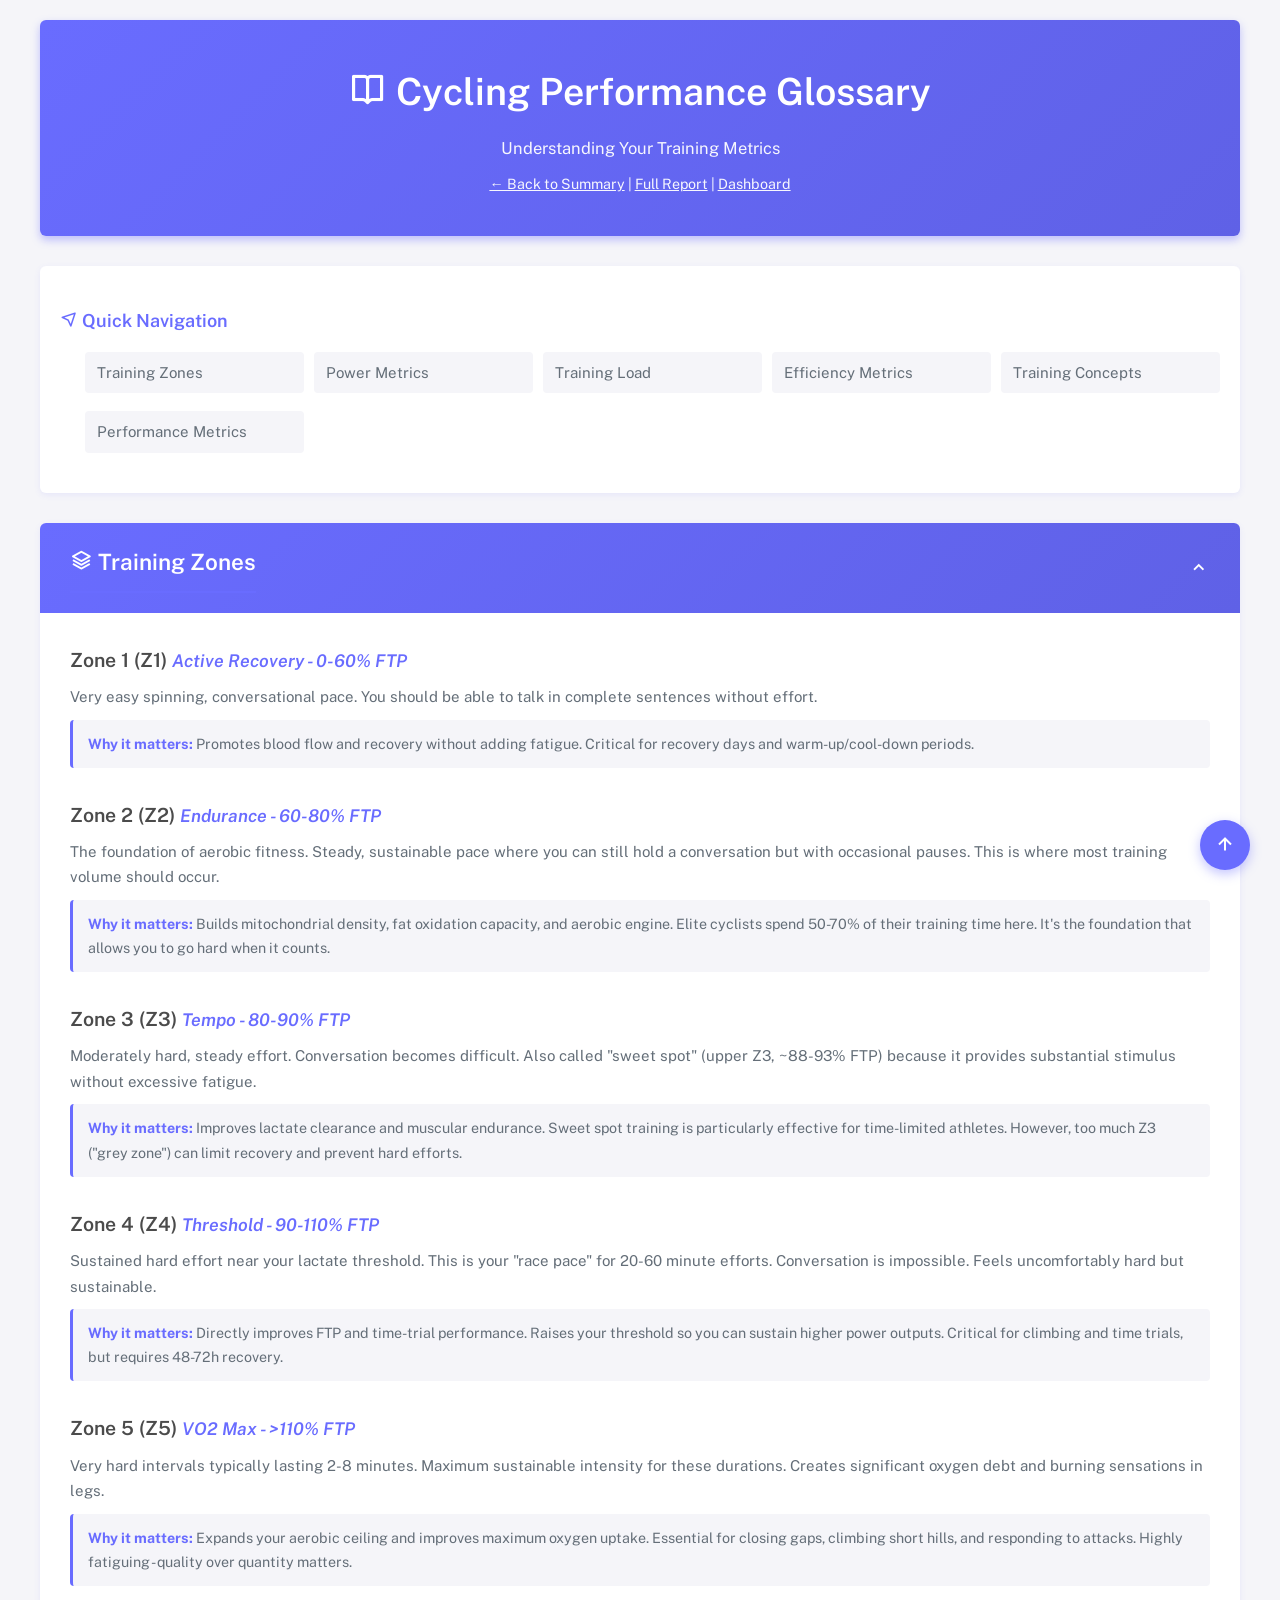
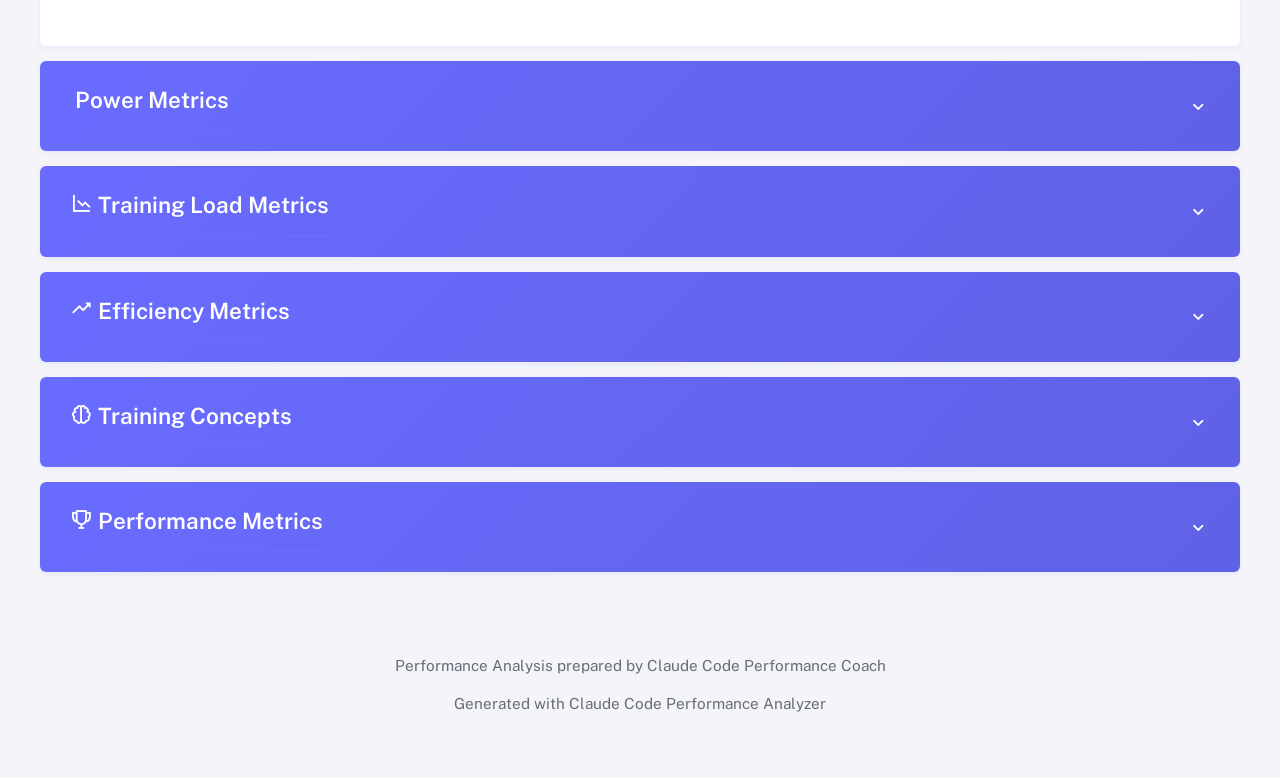
<file: Rory/glossary.html>
<!DOCTYPE html>
<html lang="en">
<head>
    <meta charset="UTF-8">
    <meta name="viewport" content="width=device-width, initial-scale=1.0">
    <title> - Cycling Performance Glossary</title>
    <link rel="preconnect" href="https://fonts.googleapis.com">
    <link rel="preconnect" href="https://fonts.gstatic.com" crossorigin>
    <link href="https://fonts.googleapis.com/css2?family=Public+Sans:ital,wght@0,300;0,400;0,500;0,600;0,700;1,300;1,400;1,500;1,600;1,700&display=swap" rel="stylesheet">
    <link href='https://unpkg.com/boxicons@2.1.4/css/boxicons.min.css' rel='stylesheet'>
    <link rel="stylesheet" href="shared-styles.css">
    <style>
        .glossary-nav {
            background: white;
            padding: 20px;
            border-radius: 6px;
            margin-bottom: 30px;
            box-shadow: 0 2px 6px rgba(105, 108, 255, 0.1);
        }

        .glossary-nav h3 {
            color: #696cff;
            margin-bottom: 15px;
            font-size: 1.2em;
        }

        .glossary-nav ul {
            list-style: none;
            padding: 0;
            display: grid;
            grid-template-columns: repeat(auto-fit, minmax(200px, 1fr));
            gap: 10px;
        }

        .glossary-nav a {
            color: #646e78;
            text-decoration: none;
            padding: 8px 12px;
            background: #f5f5f9;
            border-radius: 4px;
            display: block;
            transition: all 0.2s;
        }

        .glossary-nav a:hover {
            background: #696cff;
            color: white;
        }

        .glossary-section {
            background: white;
            border-radius: 6px;
            margin-bottom: 15px;
            box-shadow: 0 2px 6px rgba(105, 108, 255, 0.1);
            overflow: hidden;
        }

        .accordion-header {
            background: linear-gradient(135deg, #696cff 0%, #5f61e6 100%);
            color: white;
            padding: 20px 30px;
            cursor: pointer;
            display: flex;
            justify-content: space-between;
            align-items: center;
            transition: all 0.3s;
            user-select: none;
        }

        .accordion-header:hover {
            background: linear-gradient(135deg, #5f61e6 0%, #5356cc 100%);
        }

        .accordion-header h2 {
            color: white;
            margin: 0;
            font-size: 1.5em;
            font-weight: 600;
        }

        .accordion-icon {
            font-size: 1.5em;
            transition: transform 0.3s;
        }

        .accordion-header.active .accordion-icon {
            transform: rotate(180deg);
        }

        .accordion-content {
            max-height: 0;
            overflow: hidden;
            transition: max-height 0.4s ease-out, padding 0.4s ease-out;
            padding: 0 30px;
        }

        .accordion-content.active {
            max-height: 5000px;
            padding: 30px;
            transition: max-height 0.5s ease-in, padding 0.3s ease-in;
        }

        .term {
            margin-bottom: 30px;
        }

        .term-name {
            font-size: 1.3em;
            font-weight: 600;
            color: #4b4b4b;
            margin-bottom: 8px;
        }

        .term-abbr {
            font-size: 0.9em;
            color: #696cff;
            font-style: italic;
        }

        .term-definition {
            margin-bottom: 10px;
            line-height: 1.7;
        }

        .term-why {
            background: #f5f5f9;
            padding: 12px 15px;
            border-left: 3px solid #696cff;
            border-radius: 4px;
            font-size: 0.95em;
        }

        .term-why strong {
            color: #696cff;
        }

        .back-to-top {
            position: fixed;
            bottom: 30px;
            right: 30px;
            background: #696cff;
            color: white;
            width: 50px;
            height: 50px;
            border-radius: 50%;
            display: flex;
            align-items: center;
            justify-content: center;
            text-decoration: none;
            font-size: 24px;
            box-shadow: 0 4px 12px rgba(105, 108, 255, 0.4);
            transition: all 0.3s;
        }

        .back-to-top:hover {
            background: #5f61e6;
            transform: translateY(-3px);
        }
    </style>
</head>
<body>
    <div class="container">
        <header>
            <h1><i class='bx bx-book-open'></i> Cycling Performance Glossary</h1>
            <div class="subtitle">Understanding Your Training Metrics</div>
            <div class="subtitle" style="margin-top: 10px; font-size: 0.95em;">
                <a href="index.html" style="color: white; text-decoration: underline;">← Back to Summary</a> |
                <a href="coaching_report.html" style="color: white; text-decoration: underline;">Full Report</a> |
                <a href="performance_dashboard.html" style="color: white; text-decoration: underline;">Dashboard</a>
            </div>
        </header>

        <!-- Quick Navigation -->
        <div class="glossary-nav">
            <h3><i class='bx bx-navigation'></i> Quick Navigation</h3>
            <ul>
                <li><a href="#zones">Training Zones</a></li>
                <li><a href="#power">Power Metrics</a></li>
                <li><a href="#load">Training Load</a></li>
                <li><a href="#efficiency">Efficiency Metrics</a></li>
                <li><a href="#training-concepts">Training Concepts</a></li>
                <li><a href="#performance">Performance Metrics</a></li>
            </ul>
        </div>

        <!-- Training Zones -->
        <div class="glossary-section" id="zones">
            <div class="accordion-header">
                <h2><i class='bx bx-layer'></i> Training Zones</h2>
                <i class='bx bx-chevron-down accordion-icon'></i>
            </div>
            <div class="accordion-content">
                <div class="term">
                <div class="term-name">Zone 1 (Z1) <span class="term-abbr">Active Recovery - 0-60% FTP</span></div>
                <div class="term-definition">
                    Very easy spinning, conversational pace. You should be able to talk in complete sentences without effort.
                </div>
                <div class="term-why">
                    <strong>Why it matters:</strong> Promotes blood flow and recovery without adding fatigue. Critical for recovery days and warm-up/cool-down periods.
                </div>
            </div>

            <div class="term">
                <div class="term-name">Zone 2 (Z2) <span class="term-abbr">Endurance - 60-80% FTP</span></div>
                <div class="term-definition">
                    The foundation of aerobic fitness. Steady, sustainable pace where you can still hold a conversation but with occasional pauses. This is where most training volume should occur.
                </div>
                <div class="term-why">
                    <strong>Why it matters:</strong> Builds mitochondrial density, fat oxidation capacity, and aerobic engine. Elite cyclists spend 50-70% of their training time here. It's the foundation that allows you to go hard when it counts.
                </div>
            </div>

            <div class="term">
                <div class="term-name">Zone 3 (Z3) <span class="term-abbr">Tempo - 80-90% FTP</span></div>
                <div class="term-definition">
                    Moderately hard, steady effort. Conversation becomes difficult. Also called "sweet spot" (upper Z3, ~88-93% FTP) because it provides substantial stimulus without excessive fatigue.
                </div>
                <div class="term-why">
                    <strong>Why it matters:</strong> Improves lactate clearance and muscular endurance. Sweet spot training is particularly effective for time-limited athletes. However, too much Z3 ("grey zone") can limit recovery and prevent hard efforts.
                </div>
            </div>

            <div class="term">
                <div class="term-name">Zone 4 (Z4) <span class="term-abbr">Threshold - 90-110% FTP</span></div>
                <div class="term-definition">
                    Sustained hard effort near your lactate threshold. This is your "race pace" for 20-60 minute efforts. Conversation is impossible. Feels uncomfortably hard but sustainable.
                </div>
                <div class="term-why">
                    <strong>Why it matters:</strong> Directly improves FTP and time-trial performance. Raises your threshold so you can sustain higher power outputs. Critical for climbing and time trials, but requires 48-72h recovery.
                </div>
            </div>

            <div class="term">
                <div class="term-name">Zone 5 (Z5) <span class="term-abbr">VO2 Max - >110% FTP</span></div>
                <div class="term-definition">
                    Very hard intervals typically lasting 2-8 minutes. Maximum sustainable intensity for these durations. Creates significant oxygen debt and burning sensations in legs.
                </div>
                <div class="term-why">
                    <strong>Why it matters:</strong> Expands your aerobic ceiling and improves maximum oxygen uptake. Essential for closing gaps, climbing short hills, and responding to attacks. Highly fatiguing - quality over quantity matters.
                </div>
            </div>
            </div>
        </div>

        <!-- Power Metrics -->
        <div class="glossary-section" id="power">
            <div class="accordion-header">
                <h2><i class='bx bx-battery-charging'></i> Power Metrics</h2>
                <i class='bx bx-chevron-down accordion-icon'></i>
            </div>
            <div class="accordion-content">
                <div class="term">
                <div class="term-name">FTP <span class="term-abbr">Functional Threshold Power</span></div>
                <div class="term-definition">
                    The maximum power you can sustain for approximately 60 minutes in a quasi-steady state. Measured in watts (W). Often expressed relative to body weight (W/kg) for climbing performance.
                </div>
                <div class="term-why">
                    <strong>Why it matters:</strong> The single most important cycling metric. It's the anchor for all training zones and the primary measure of aerobic fitness improvement. A higher FTP means you can ride faster and longer.
                </div>
            </div>

            <div class="term">
                <div class="term-name">W/kg <span class="term-abbr">Watts per Kilogram</span></div>
                <div class="term-definition">
                    Your power output divided by body weight. Example: 250W FTP ÷ 70kg = 3.57 W/kg.
                </div>
                <div class="term-why">
                    <strong>Why it matters:</strong> Predicts climbing performance better than absolute power. On steep climbs, you're fighting gravity, so power-to-weight ratio is everything. 4.0+ W/kg is competitive at local races; 5.0+ is Cat 1/2 level.
                </div>
            </div>

            <div class="term">
                <div class="term-name">NP <span class="term-abbr">Normalized Power</span></div>
                <div class="term-definition">
                    A weighted average power that accounts for the physiological cost of power variability. Reflects the "true" physiological stress better than simple average power.
                </div>
                <div class="term-why">
                    <strong>Why it matters:</strong> A ride with many surges can have the same average power as a steady ride but feel much harder. NP captures this difference and provides a more accurate measure of training stress.
                </div>
            </div>

            <div class="term">
                <div class="term-name">VI <span class="term-abbr">Variability Index</span></div>
                <div class="term-definition">
                    Ratio of Normalized Power to Average Power (NP ÷ AP). A perfectly steady ride has VI = 1.0. Higher values indicate more variable power output.
                </div>
                <div class="term-why">
                    <strong>Why it matters:</strong> Measures pacing discipline and efficiency. For endurance rides and time trials, aim for 1.02-1.10. High VI (>1.15) indicates poor pacing or highly variable terrain/efforts, which increases fatigue for the same average power.
                </div>
            </div>

            <div class="term">
                <div class="term-name">Power-Duration Curve <span class="term-abbr">PD Curve</span></div>
                <div class="term-definition">
                    Graph showing your best power outputs across different durations (5s, 1min, 5min, 20min, 60min). Reveals your physiological phenotype.
                </div>
                <div class="term-why">
                    <strong>Why it matters:</strong> Identifies your strengths and limiters. Are you a sprinter (strong at 5-15s)? Time trialist (strong at 20-60min)? Climber (high W/kg at 5-20min)? Guides training focus and race tactics.
                </div>
            </div>
            </div>
        </div>

        <!-- Training Load -->
        <div class="glossary-section" id="load">
            <div class="accordion-header">
                <h2><i class='bx bx-line-chart-down'></i> Training Load Metrics</h2>
                <i class='bx bx-chevron-down accordion-icon'></i>
            </div>
            <div class="accordion-content">
                <div class="term">
                <div class="term-name">TSS <span class="term-abbr">Training Stress Score</span></div>
                <div class="term-definition">
                    Quantifies training stress from a single workout based on intensity and duration. 100 TSS = 1 hour at FTP. A 2-hour endurance ride at 70% FTP = ~100 TSS. A hard 90-minute ride might be 120-150 TSS.
                </div>
                <div class="term-why">
                    <strong>Why it matters:</strong> Allows you to quantify and track training load objectively. Helps prevent overtraining (too much TSS too fast) and undertraining (insufficient stimulus). Aim for 300-600 TSS/week depending on fitness level.
                </div>
            </div>

            <div class="term">
                <div class="term-name">CTL <span class="term-abbr">Chronic Training Load</span></div>
                <div class="term-definition">
                    Your fitness level, calculated as a 42-day rolling average of daily TSS. Also called "fitness" in TrainingPeaks. Measured in TSS/day.
                </div>
                <div class="term-why">
                    <strong>Why it matters:</strong> Tracks your long-term fitness trajectory. Rising CTL means you're building fitness. Dropping CTL means detraining. Competitive cyclists maintain CTL of 80-120 TSS/day. Build CTL gradually (5-8 points per week max).
                </div>
            </div>

            <div class="term">
                <div class="term-name">ATL <span class="term-abbr">Acute Training Load</span></div>
                <div class="term-definition">
                    Your fatigue level, calculated as a 7-day rolling average of daily TSS. Also called "fatigue." Measures recent training stress that hasn't been absorbed yet.
                </div>
                <div class="term-why">
                    <strong>Why it matters:</strong> High ATL relative to CTL means you're accumulating fatigue faster than building fitness. Used to plan recovery weeks. When ATL is much higher than CTL, performance suffers but adaptations are occurring.
                </div>
            </div>

            <div class="term">
                <div class="term-name">TSB <span class="term-abbr">Training Stress Balance</span></div>
                <div class="term-definition">
                    Your freshness/readiness level, calculated as CTL - ATL. Also called "form." Positive TSB = fresh. Negative TSB = fatigued. Zero TSB = balanced.
                </div>
                <div class="term-why">
                    <strong>Why it matters:</strong> Predicts race readiness. Optimal TSB for racing: -5 to +5 (slightly fresh). TSB < -20 indicates high overtraining risk. TSB > +10 means you're losing fitness (detraining). Use TSB to time your taper before key events.
                </div>
            </div>

            <div class="term">
                <div class="term-name">ACWR <span class="term-abbr">Acute:Chronic Workload Ratio</span></div>
                <div class="term-definition">
                    Ratio of recent training load (7 days) to long-term training load (28 days). Optimal range: 0.8-1.3.
                </div>
                <div class="term-why">
                    <strong>Why it matters:</strong> Injury and illness risk increases sharply when ACWR exceeds 1.5 (ramping volume too quickly). Staying in the 0.8-1.3 range minimizes injury risk while allowing progressive overload.
                </div>
            </div>
            </div>
        </div>

        <!-- Efficiency Metrics -->
        <div class="glossary-section" id="efficiency">
            <div class="accordion-header">
                <h2><i class='bx bx-trending-up'></i> Efficiency Metrics</h2>
                <i class='bx bx-chevron-down accordion-icon'></i>
            </div>
            <div class="accordion-content">
                <div class="term">
                <div class="term-name">EF <span class="term-abbr">Efficiency Factor</span></div>
                <div class="term-definition">
                    Ratio of Normalized Power to average heart rate (NP ÷ HR). Example: 200W NP at 140 bpm = EF of 1.43.
                </div>
                <div class="term-why">
                    <strong>Why it matters:</strong> Rising EF over time indicates improved aerobic efficiency - you're producing more power for the same heart rate (or the same power at lower heart rate). Track EF on steady Z2 rides to monitor base fitness improvements.
                </div>
            </div>

            <div class="term">
                <div class="term-name">Pa:HR Decoupling <span class="term-abbr">Power-to-Heart Rate Decoupling</span></div>
                <div class="term-definition">
                    Compares the ratio of power to heart rate in the first half vs. second half of a steady ride. Calculated as: [(NP/HR)2nd half ÷ (NP/HR)1st half - 1] × 100%.
                </div>
                <div class="term-why">
                    <strong>Why it matters:</strong> Decoupling < 5% on rides ≥2 hours indicates strong aerobic base and good endurance. Higher decoupling suggests aerobic system weakness, dehydration, or inadequate fueling. Champions show minimal decoupling even on 4-5 hour rides.
                </div>
            </div>

            <div class="term">
                <div class="term-name">TTE <span class="term-abbr">Time to Exhaustion at FTP</span></div>
                <div class="term-definition">
                    How long you can sustain FTP before failure. Well-trained cyclists can hold FTP for 35-50 minutes. Less trained: 20-30 minutes.
                </div>
                <div class="term-why">
                    <strong>Why it matters:</strong> TTE is a key limiter for time trials and climbing. You might have decent FTP but poor TTE, meaning you can't utilize your FTP fully in races. Improved through threshold intervals and tempo-over-distance work.
                </div>
            </div>

            <div class="term">
                <div class="term-name">Durability</div>
                <div class="term-definition">
                    Your ability to maintain power output late in long rides. Measured by comparing power in final hour vs. first hour of 3+ hour rides.
                </div>
                <div class="term-why">
                    <strong>Why it matters:</strong> Races are often decided in the final hour when fatigue is high. Poor durability means your effective FTP drops 20-30% late in rides. Improved through long Z2 rides with "finishers" (hard efforts in final 30-60 min).
                </div>
            </div>
            </div>
        </div>

        <!-- Training Concepts -->
        <div class="glossary-section" id="training-concepts">
            <div class="accordion-header">
                <h2><i class='bx bx-brain'></i> Training Concepts</h2>
                <i class='bx bx-chevron-down accordion-icon'></i>
            </div>
            <div class="accordion-content">
                <div class="term">
                <div class="term-name">Polarized Training</div>
                <div class="term-definition">
                    Intensity distribution where ~80% of training time is easy (Z1-Z2) and ~20% is hard (Z4-Z5+), with minimal time in Z3. Creates a "polarized" distribution with two distinct intensity peaks.
                </div>
                <div class="term-why">
                    <strong>Why it matters:</strong> The approach used by most elite endurance athletes. Allows high total volume while maintaining quality in hard sessions. Going easy enough on easy days enables going hard enough on hard days. Reduces injury/burnout risk.
                </div>
            </div>

            <div class="term">
                <div class="term-name">Pyramidal Training</div>
                <div class="term-definition">
                    Intensity distribution with most time in Z2, moderate time in Z3/Z4, and small amount in Z5. Forms a pyramid shape when graphed. Example: 70% Z2, 20% Z3/Z4, 10% Z5.
                </div>
                <div class="term-why">
                    <strong>Why it matters:</strong> Common among masters/time-limited athletes. More sustainable than threshold-heavy training. Good for building base fitness and maintaining consistency. Less risky than polarized for recovery-limited athletes.
                </div>
            </div>

            <div class="term">
                <div class="term-name">Threshold Training</div>
                <div class="term-definition">
                    Heavy focus on Z3-Z4 work (tempo and threshold). Typically 40-50% of training time at moderate-high intensity.
                </div>
                <div class="term-why">
                    <strong>Why it matters:</strong> Can rapidly improve FTP in short training blocks (4-8 weeks). However, high injury/burnout risk with prolonged use. Best for short-term FTP gains before events, not year-round. Requires excellent recovery practices.
                </div>
            </div>

            <div class="term">
                <div class="term-name">Periodization</div>
                <div class="term-definition">
                    Systematic planning of training into phases (macrocycle, mesocycle, microcycle) with specific goals. Typically: Base → Build → Peak → Recovery → Race.
                </div>
                <div class="term-why">
                    <strong>Why it matters:</strong> You can't be in peak form year-round. Periodization prevents plateaus, reduces injury risk, and ensures you're fresh for key events. Each phase has specific volume/intensity targets that build upon previous phases.
                </div>
            </div>

            <div class="term">
                <div class="term-name">Deload Week</div>
                <div class="term-definition">
                    Planned recovery week with 40-60% reduction in training volume/intensity. Typically every 3-4 weeks. Maintains frequency but reduces duration and intensity.
                </div>
                <div class="term-why">
                    <strong>Why it matters:</strong> Adaptations occur during recovery, not during training. Deload weeks allow your body to absorb the previous weeks' training stress, convert it to fitness, and prepare for the next training block. Skipping deloads leads to cumulative fatigue.
                </div>
            </div>

            <div class="term">
                <div class="term-name">Progressive Overload</div>
                <div class="term-definition">
                    Gradually increasing training stress over time through higher volume, intensity, or frequency. Typically increase weekly TSS by 5-10% when building fitness.
                </div>
                <div class="term-why">
                    <strong>Why it matters:</strong> Your body adapts to current training loads. To improve, you must gradually increase stress. Too fast = injury/overtraining. Too slow = plateau. The 5-10% rule balances adaptation stimulus with recovery capacity.
                </div>
            </div>
            </div>
        </div>

        <!-- Performance Metrics -->
        <div class="glossary-section" id="performance">
            <div class="accordion-header">
                <h2><i class='bx bx-trophy'></i> Performance Metrics</h2>
                <i class='bx bx-chevron-down accordion-icon'></i>
            </div>
            <div class="accordion-content">
                <div class="term">
                <div class="term-name">VO2 Max</div>
                <div class="term-definition">
                    Maximum rate at which your body can consume oxygen during maximal exercise. Measured in ml/kg/min. Elite cyclists: 70-85 ml/kg/min. Recreational: 40-55 ml/kg/min.
                </div>
                <div class="term-why">
                    <strong>Why it matters:</strong> Sets your aerobic ceiling - the upper limit of your endurance capacity. While partly genetic, it's trainable through high-intensity intervals (Z5+). Higher VO2 max enables higher sustainable power outputs.
                </div>
            </div>

            <div class="term">
                <div class="term-name">Lactate Threshold</div>
                <div class="term-definition">
                    The exercise intensity where lactate begins accumulating faster than it can be cleared. Closely related to FTP. The primary limiter for sustained efforts.
                </div>
                <div class="term-why">
                    <strong>Why it matters:</strong> You can ride just below threshold for hours, but minutes above it. Raising your threshold (via Z3-Z4 training) allows higher sustainable speeds. It's the single most trainable aspect of endurance performance.
                </div>
            </div>

            <div class="term">
                <div class="term-name">Consistency Score</div>
                <div class="term-definition">
                    Percentage of planned training sessions completed. Can also measure week-to-week volume variability. High consistency: >85% sessions completed, low weekly TSS variation.
                </div>
                <div class="term-why">
                    <strong>Why it matters:</strong> Consistency beats intensity. Missing sessions creates fitness gaps. Erratic volume (big weeks followed by nothing) prevents adaptation. Aim for 4-6 rides/week year-round rather than sporadic blocks of high volume.
                </div>
            </div>

            <div class="term">
                <div class="term-name">Cadence</div>
                <div class="term-definition">
                    Pedal revolutions per minute (rpm). Optimal cadence varies by rider but typically 85-95 rpm for endurance, 95-105 rpm for climbing, 75-85 rpm for time trials.
                </div>
                <div class="term-why">
                    <strong>Why it matters:</strong> Cadence affects muscular vs. cardiovascular stress. Very low cadence (<70 rpm) increases muscular fatigue and injury risk. Very high cadence (>110 rpm) is cardiovascularly demanding. Find your optimal cadence where power feels sustainable.
                </div>
            </div>
            </div>
        </div>

        <footer>
            <p>Performance Analysis prepared by Claude Code Performance Coach</p>
            <p style="margin-top: 10px;">Generated with Claude Code Performance Analyzer</p>
        </footer>
    </div>

    <a href="#" class="back-to-top" aria-label="Back to top">
        <i class='bx bx-up-arrow-alt'></i>
    </a>

    <script>
        // Accordion functionality
        document.addEventListener('DOMContentLoaded', function() {
            const accordionHeaders = document.querySelectorAll('.accordion-header');

            // Function to open a specific section
            function openSection(sectionId) {
                const section = document.getElementById(sectionId);
                if (section) {
                    const header = section.querySelector('.accordion-header');
                    const content = section.querySelector('.accordion-content');

                    if (header && content && !header.classList.contains('active')) {
                        header.classList.add('active');
                        content.classList.add('active');
                    }
                }
            }

            // Add click event to each accordion header
            accordionHeaders.forEach(header => {
                header.addEventListener('click', function() {
                    // Toggle active class on header
                    this.classList.toggle('active');

                    // Get the content div (next sibling)
                    const content = this.nextElementSibling;

                    // Toggle active class on content
                    content.classList.toggle('active');
                });
            });

            // Handle navigation links
            const navLinks = document.querySelectorAll('.glossary-nav a');
            navLinks.forEach(link => {
                link.addEventListener('click', function(e) {
                    e.preventDefault();

                    // Get the target section ID from href
                    const targetId = this.getAttribute('href').substring(1);

                    // Open the target section
                    openSection(targetId);

                    // Scroll to the section
                    const targetSection = document.getElementById(targetId);
                    if (targetSection) {
                        setTimeout(() => {
                            targetSection.scrollIntoView({ behavior: 'smooth', block: 'start' });
                        }, 100);
                    }
                });
            });

            // Optional: Open first section by default
            if (accordionHeaders.length > 0) {
                accordionHeaders[0].classList.add('active');
                accordionHeaders[0].nextElementSibling.classList.add('active');
            }
        });
    </script>
</body>
</html>
</file>
<file: shared-styles.css>
/*
 * Shared Styles for Cycling Performance Reports
 * Used by: index.html, performance_dashboard.html, coaching_report.html
 */

/* ============================================================================
   RESET & BASE STYLES
   ============================================================================ */
* {
    margin: 0;
    padding: 0;
    box-sizing: border-box;
}

body {
    font-family: 'Public Sans', -apple-system, BlinkMacSystemFont, 'Segoe UI', Oxygen, Ubuntu, Cantarell, sans-serif;
    background: #f5f5f9;
    color: #646e78;
    padding: 20px;
    line-height: 1.7;
    font-size: 15px;
}

.container {
    max-width: 1200px;
    margin: 0 auto;
}

/* ============================================================================
   HEADER STYLES
   ============================================================================ */
header {
    background: linear-gradient(135deg, #696cff 0%, #5f61e6 100%);
    padding: 40px;
    border-radius: 6px;
    margin-bottom: 30px;
    box-shadow: rgba(105, 108, 255, 0.4) 0px 4px 8px 0px;
    text-align: center;
}

h1 {
    font-size: 2.5em;
    margin-bottom: 10px;
    color: white;
    font-weight: 600;
}

.subtitle {
    font-size: 1.1em;
    opacity: 0.95;
    color: white;
    font-weight: 400;
}

.header-meta {
    font-size: 0.95em;
    opacity: 0.95;
    color: white;
    margin-bottom: 5px;
    font-weight: 400;
}

/* ============================================================================
   NAVIGATION
   ============================================================================ */
.nav-cards {
    display: grid;
    grid-template-columns: repeat(auto-fit, minmax(300px, 1fr));
    gap: 20px;
    margin-bottom: 30px;
}

.nav-card {
    background: #ffffff;
    padding: 30px;
    border-radius: 6px;
    box-shadow: rgba(34, 48, 62, 0.1) 0px 3px 8px 0px;
    border: 1px solid #e4e6e8;
    text-align: center;
    transition: transform 0.2s, box-shadow 0.2s;
    cursor: pointer;
    text-decoration: none;
    color: #384551;
    display: block;
}

.nav-card:hover {
    transform: translateY(-4px);
    box-shadow: rgba(105, 108, 255, 0.2) 0px 8px 16px 0px;
    border-color: #696cff;
}

.nav-card .icon {
    font-size: 3em;
    margin-bottom: 15px;
    color: #696cff;
}

.nav-card h2 {
    font-size: 1.4em;
    margin-bottom: 10px;
    color: #384551;
    font-weight: 600;
}

.nav-card p {
    font-size: 0.95em;
    color: #646e78;
    line-height: 1.5;
}

.nav-links {
    display: flex;
    gap: 12px;
    margin-top: 15px;
    flex-wrap: wrap;
}

.nav-links a {
    background: rgba(255, 255, 255, 0.2);
    padding: 8px 16px;
    border-radius: 4px;
    color: white;
    text-decoration: none;
    transition: all 0.2s;
    font-size: 0.95em;
    font-weight: 500;
}

.nav-links a:hover {
    background: rgba(255, 255, 255, 0.3);
    transform: translateY(-1px);
}

/* ============================================================================
   SECTION STYLES
   ============================================================================ */
.section {
    background: #ffffff;
    padding: 25px 30px;
    border-radius: 6px;
    margin-bottom: 25px;
    box-shadow: rgba(34, 48, 62, 0.1) 0px 3px 8px 0px;
    border: 1px solid #e4e6e8;
}

h2 {
    font-size: 1.7em;
    color: #384551;
    border-bottom: 2px solid #696cff;
    padding-bottom: 10px;
    margin-bottom: 20px;
    font-weight: 600;
}

h3 {
    font-size: 1.35em;
    color: #696cff;
    margin-top: 20px;
    margin-bottom: 12px;
    font-weight: 600;
}

h4 {
    font-size: 1.1em;
    color: #384551;
    margin-top: 15px;
    margin-bottom: 10px;
    font-weight: 600;
}

p {
    margin-bottom: 12px;
    font-size: 1.02em;
}

ul, ol {
    margin-left: 25px;
    margin-bottom: 12px;
}

li {
    margin-bottom: 8px;
}

/* ============================================================================
   STAT CARDS & GRIDS
   ============================================================================ */
.stats-grid, .stat-grid {
    display: grid;
    grid-template-columns: repeat(auto-fit, minmax(200px, 1fr));
    gap: 20px;
    margin: 20px 0;
}

/* Force 6 columns for athlete profile */
.athlete-profile-grid {
    grid-template-columns: repeat(6, 1fr) !important;
    gap: 15px !important;
}

.athlete-profile-grid .stat-card {
    padding: 18px 12px !important;
}

.stat-box, .stat-card {
    background: #f9fafb;
    padding: 24px;
    border-radius: 6px;
    border-left: 4px solid;
    text-align: center;
    box-shadow: rgba(34, 48, 62, 0.08) 0px 2px 6px 0px;
}

.stat-box.activities, .stat-card.activities { border-left-color: #03c3ec; }
.stat-box.consistency, .stat-card.consistency { border-left-color: #16a34a; }
.stat-box.volume, .stat-card.volume { border-left-color: #ffab00; }
.stat-box.power, .stat-card.power { border-left-color: #696cff; }

.stat-card.primary { border-left-color: #696cff; }
.stat-card.secondary { border-left-color: #03c3ec; }
.stat-card.tertiary { border-left-color: #ffab00; }

.stat-card.ftp { border-left-color: #696cff; }
.stat-card.weight { border-left-color: #03c3ec; }
.stat-card.age { border-left-color: #16a34a; }
.stat-card.hr { border-left-color: #ff3e1d; }

.stat-value {
    font-size: 2.2em;
    font-weight: 600;
    color: #384551;
    margin-bottom: 8px;
}

.stat-label {
    font-size: 0.9em;
    color: #646e78;
    font-weight: 400;
}

.stat-unit {
    font-size: 0.7em;
    color: #646e78;
    margin-left: 4px;
    font-weight: 400;
}

/* ============================================================================
   ATHLETE STATS (Dashboard specific)
   ============================================================================ */
.athlete-stats {
    display: grid;
    grid-template-columns: repeat(auto-fit, minmax(200px, 1fr));
    gap: 20px;
    margin-bottom: 30px;
}

/* ============================================================================
   ALERT & INFO BOXES
   ============================================================================ */
.highlight-box {
    background: #fff2d6;
    border-left: 4px solid #ffab00;
    padding: 16px 20px;
    border-radius: 6px;
    margin: 15px 0;
    box-shadow: rgba(255, 171, 0, 0.2) 0px 3px 8px 0px;
}

.success-box {
    background: #e8fadf;
    border-left: 4px solid #16a34a;
    padding: 16px 20px;
    border-radius: 6px;
    margin: 15px 0;
    box-shadow: rgba(22, 163, 74, 0.2) 0px 3px 8px 0px;
}

.warning-box {
    background: #ffe0db;
    border-left: 4px solid #ff3e1d;
    padding: 16px 20px;
    border-radius: 6px;
    margin: 15px 0;
    box-shadow: rgba(255, 62, 29, 0.2) 0px 3px 8px 0px;
}

.info-box {
    background: #e7e7ff;
    border-left: 4px solid #696cff;
    padding: 16px 20px;
    border-radius: 6px;
    margin: 15px 0;
    box-shadow: rgba(105, 108, 255, 0.2) 0px 3px 8px 0px;
}

.recovery-box {
    background: #fff2d6;
    border: 2px solid #ffab00;
    padding: 24px;
    border-radius: 6px;
    margin: 20px 0;
    box-shadow: rgba(255, 171, 0, 0.2) 0px 3px 8px 0px;
}

.recovery-box h3 {
    color: #664400;
    margin-bottom: 12px;
    font-weight: 600;
}

.alert-box {
    padding: 28px;
    border-radius: 6px;
    margin-bottom: 30px;
    border-left: 4px solid;
    box-shadow: rgba(34, 48, 62, 0.15) 0px 4px 12px 0px;
}

.alert-critical {
    background: #ffe0db;
    border-left-color: #ff3e1d;
}

.alert-warning {
    background: #fff2d6;
    border-left-color: #ffab00;
}

.alert-success {
    background: #e8fadf;
    border-left-color: #16a34a;
}

.alert-title {
    font-size: 1.2em;
    font-weight: 600;
    margin-bottom: 12px;
    display: flex;
    align-items: center;
    gap: 10px;
    color: #384551;
}

/* ============================================================================
   FINDINGS & RESULTS
   ============================================================================ */
.findings {
    display: grid;
    grid-template-columns: repeat(auto-fit, minmax(350px, 1fr));
    gap: 20px;
    margin: 20px 0;
}

.finding-box {
    background: #f9fafb;
    padding: 24px;
    border-radius: 6px;
    border-left: 4px solid;
    box-shadow: rgba(34, 48, 62, 0.08) 0px 2px 6px 0px;
}

.finding-box.strengths {
    border-left-color: #16a34a;
    background: #e8fadf;
}

.finding-box.gaps {
    border-left-color: #ff3e1d;
    background: #ffe0db;
}

.finding-box h3 {
    font-size: 1.2em;
    margin-bottom: 15px;
    display: flex;
    align-items: center;
    gap: 10px;
    color: #384551;
    font-weight: 600;
}

.finding-box ul {
    list-style: none;
    padding: 0;
}

.finding-box li {
    padding: 8px 0;
    padding-left: 25px;
    position: relative;
}

.finding-box li:before {
    content: "•";
    position: absolute;
    left: 10px;
    font-size: 1.5em;
}

.finding-box.strengths li:before {
    color: #16a34a;
}

.finding-box.gaps li:before {
    color: #ff3e1d;
}

/* ============================================================================
   ACTION PLANS & TRAINING
   ============================================================================ */
.action-plan {
    background: #e7e7ff;
    padding: 30px;
    border-radius: 6px;
    border: 2px solid #696cff;
    margin: 20px 0;
    box-shadow: rgba(105, 108, 255, 0.2) 0px 4px 8px 0px;
}

.action-plan h3 {
    font-size: 1.4em;
    color: #384551;
    margin-bottom: 15px;
    font-weight: 600;
}

.action-item {
    background: #ffffff;
    padding: 16px;
    border-radius: 6px;
    margin-bottom: 12px;
    border: 1px solid #d2d3ff;
    box-shadow: rgba(34, 48, 62, 0.06) 0px 1px 3px 0px;
}

.action-item strong {
    color: #696cff;
    font-size: 1.05em;
    font-weight: 600;
}

.training-plan {
    background: #e7e7ff;
    padding: 20px;
    border-radius: 6px;
    margin: 15px 0;
    border: 2px solid #696cff;
    box-shadow: rgba(105, 108, 255, 0.2) 0px 3px 8px 0px;
}

.training-plan h3, .training-plan h4 {
    color: #384551;
    font-weight: 600;
    margin-bottom: 10px;
}

.workout-week {
    background: #ffffff;
    padding: 14px;
    border-radius: 6px;
    margin: 12px 0;
    border: 1px solid #d2d3ff;
}

.workout-day {
    padding: 8px 12px;
    margin: 6px 0;
    background: #f9fafb;
    border-radius: 6px;
    border-left: 3px solid #696cff;
}

.workout-day strong {
    color: #696cff;
    font-weight: 600;
}

/* ============================================================================
   TRAINING CALENDAR STYLES
   ============================================================================ */
.training-calendar {
    display: grid;
    grid-template-columns: 80px repeat(7, 1fr);
    gap: 8px;
    margin: 20px 0;
    background: #ffffff;
    padding: 16px;
    border-radius: 6px;
    border: 1px solid #e4e6e8;
}

.calendar-header {
    font-weight: 600;
    text-align: center;
    padding: 12px 8px;
    background: #e7e7ff;
    color: #384551;
    border-radius: 4px;
    font-size: 0.9em;
}

.calendar-week-label {
    font-weight: 600;
    padding: 12px 8px;
    background: #f9fafb;
    color: #384551;
    text-align: center;
    border-radius: 4px;
    font-size: 0.85em;
    display: flex;
    flex-direction: column;
    justify-content: center;
    align-items: center;
    border-left: 4px solid #696cff;
}

.calendar-week-label .phase-badge {
    font-size: 0.75em;
    padding: 2px 6px;
    border-radius: 3px;
    margin-top: 4px;
    font-weight: 500;
}

.calendar-week-label .phase-foundation {
    background: #e7e7ff;
    color: #5f61e6;
}

.calendar-week-label .phase-build {
    background: #fff2d6;
    color: #cc8800;
}

.calendar-week-label .phase-recovery {
    background: #e8fadf;
    color: #16a34a;
}

.calendar-week-label .phase-peak {
    background: #ffe0db;
    color: #ff3e1d;
}

.calendar-day {
    padding: 10px;
    background: #f9fafb;
    border-radius: 4px;
    border: 1px solid #e4e6e8;
    min-height: 80px;
    font-size: 0.85em;
    transition: all 0.2s;
    display: flex;
    flex-direction: column;
}

.calendar-day:hover {
    transform: translateY(-2px);
    box-shadow: rgba(105, 108, 255, 0.2) 0px 4px 8px 0px;
    border-color: #696cff;
}

.calendar-day.rest {
    background: #ffffff;
    border-style: dashed;
}

.calendar-day.intensity-low {
    border-left: 4px solid #03c3ec;
}

.calendar-day.intensity-medium {
    border-left: 4px solid #ffab00;
}

.calendar-day.intensity-high {
    border-left: 4px solid #ff3e1d;
}

.calendar-day.intensity-peak {
    border-left: 4px solid #991b1b;
}

.calendar-day-type {
    font-weight: 600;
    color: #384551;
    margin-bottom: 4px;
    font-size: 0.9em;
}

.calendar-day-details {
    color: #646e78;
    font-size: 0.85em;
    line-height: 1.4;
}

/* Training Legend */
.training-legend {
    background: white;
    padding: 20px;
    border-radius: 6px;
    margin: 15px 0;
    box-shadow: rgba(34, 48, 62, 0.1) 0px 2px 4px 0px;
    border: 1px solid #e4e6e8;
}

.training-legend h4 {
    margin-bottom: 15px;
    color: #384551;
    font-size: 1.1em;
}

.legend-grid {
    display: grid;
    grid-template-columns: repeat(auto-fit, minmax(200px, 1fr));
    gap: 15px;
}

.legend-item {
    display: flex;
    align-items: center;
    gap: 10px;
}

.legend-color {
    width: 40px;
    height: 20px;
    border-radius: 4px;
    flex-shrink: 0;
}

/* Phase Colors */
.legend-color.phase-foundation {
    background: linear-gradient(135deg, #10B981 0%, #059669 100%);
}

.legend-color.phase-build {
    background: linear-gradient(135deg, #F59E0B 0%, #D97706 100%);
}

.legend-color.phase-recovery {
    background: linear-gradient(135deg, #3B82F6 0%, #2563EB 100%);
}

.legend-color.phase-peak {
    background: linear-gradient(135deg, #EF4444 0%, #DC2626 100%);
}

/* Intensity Colors (shown as bars) */
.legend-color.intensity-low {
    background: #10B981;
    height: 3px;
}

.legend-color.intensity-medium {
    background: #F59E0B;
    height: 3px;
}

.legend-color.intensity-high {
    background: #EF4444;
    height: 3px;
}

.legend-color.intensity-peak {
    background: #DC2626;
    height: 3px;
}

/* Responsive calendar */
@media (max-width: 1200px) {
    .training-calendar {
        font-size: 0.9em;
    }

    .calendar-day {
        min-height: 70px;
        padding: 8px;
    }
}

@media (max-width: 768px) {
    .training-calendar {
        grid-template-columns: 1fr;
        gap: 10px;
    }

    .calendar-header {
        display: none;
    }

    .calendar-week-label {
        border-left: none;
        border-top: 4px solid #696cff;
        padding: 10px;
    }

    .calendar-day {
        min-height: auto;
    }
}

/* ============================================================================
   CHECKLISTS
   ============================================================================ */
.checklist {
    background: #e7e7ff;
    border: 2px solid #696cff;
    padding: 24px;
    border-radius: 6px;
    margin: 20px 0;
    box-shadow: rgba(105, 108, 255, 0.2) 0px 3px 8px 0px;
}

.checklist h3 {
    color: #384551;
    margin-bottom: 15px;
    font-weight: 600;
}

.checklist ul {
    list-style: none;
    padding: 0;
}

.checklist li {
    padding: 12px;
    margin-bottom: 10px;
    background: #ffffff;
    border-radius: 6px;
    padding-left: 40px;
    position: relative;
    border: 1px solid #d2d3ff;
}

.checklist li:before {
    content: "☐";
    position: absolute;
    left: 15px;
    font-size: 1.2em;
    color: #696cff;
}

/* ============================================================================
   TABLES
   ============================================================================ */
table {
    width: 100%;
    border-collapse: collapse;
    margin: 20px 0;
    background: #ffffff;
    border-radius: 6px;
    overflow: hidden;
    border: 1px solid #e4e6e8;
}

th {
    background: #e7e7ff;
    padding: 16px;
    text-align: left;
    font-weight: 600;
    color: #384551;
    font-size: 0.95em;
}

td {
    padding: 14px 16px;
    border-bottom: 1px solid #e4e6e8;
    color: #646e78;
}

tr:last-child td {
    border-bottom: none;
}

.comparison-table td:nth-child(2),
.comparison-table td:nth-child(3) {
    text-align: center;
}

.positive {
    color: #16a34a;
    font-weight: 600;
}

.negative {
    color: #ff3e1d;
    font-weight: 600;
}

/* ============================================================================
   TABLE OF CONTENTS
   ============================================================================ */
.toc {
    background: #ffffff;
    padding: 20px 30px;
    border-radius: 6px;
    margin-bottom: 30px;
    box-shadow: rgba(34, 48, 62, 0.1) 0px 3px 8px 0px;
    border: 1px solid #e4e6e8;
}

.toc h2 {
    color: #384551;
    margin-bottom: 15px;
    border-bottom: 2px solid #696cff;
    padding-bottom: 10px;
    font-weight: 600;
}

.toc ul {
    list-style: none;
    padding: 0;
    display: grid;
    grid-template-columns: 1fr 1fr;
    gap: 2px 20px;
}

.toc li {
    padding: 3px 0;
}

.toc a {
    color: #696cff;
    text-decoration: none;
    transition: color 0.2s;
    font-weight: 500;
    font-size: 0.95em;
}

.toc a:hover {
    color: #5f61e6;
    text-decoration: underline;
}

/* ============================================================================
   ZONES & CHARTS
   ============================================================================ */
.ftp-zones {
    display: grid;
    grid-template-columns: repeat(auto-fit, minmax(180px, 1fr));
    gap: 15px;
    margin-bottom: 30px;
    padding: 28px;
    background: #ffffff;
    border-radius: 6px;
    box-shadow: rgba(34, 48, 62, 0.1) 0px 3px 8px 0px;
    border: 1px solid #e4e6e8;
}

.ftp-zone-title {
    grid-column: 1 / -1;
    font-size: 1.3em;
    font-weight: 600;
    color: #384551;
    border-bottom: 2px solid #696cff;
    padding-bottom: 12px;
    margin-bottom: 12px;
}

.ftp-zone-subtitle {
    grid-column: 1 / -1;
    font-size: 0.9em;
    color: #646e78;
    margin-bottom: 18px;
    line-height: 1.6;
}

.zone-card {
    background: #f9fafb;
    padding: 22px;
    border-radius: 6px;
    border-left: 4px solid;
    text-align: center;
    transition: all 0.2s;
    border: 1px solid #e4e6e8;
}

.zone-card:hover {
    transform: translateY(-3px);
    box-shadow: rgba(34, 48, 62, 0.15) 0px 4px 12px 0px;
}

.zone-card.z1 { border-left-color: #03c3ec; }
.zone-card.z2 { border-left-color: #0891b2; }
.zone-card.z3 { border-left-color: #ffab00; }
.zone-card.z4 { border-left-color: #ff3e1d; }
.zone-card.z5 { border-left-color: #991b1b; }

.zone-name {
    font-size: 1em;
    font-weight: 600;
    margin-bottom: 8px;
    color: #384551;
}

.zone-range {
    font-size: 0.8em;
    color: #646e78;
    margin-bottom: 12px;
}

.zone-count {
    font-size: 2.2em;
    font-weight: 600;
    color: #384551;
    margin-bottom: 6px;
}

.zone-label {
    font-size: 0.85em;
    color: #646e78;
}

.chart-grid {
    display: grid;
    grid-template-columns: repeat(auto-fit, minmax(500px, 1fr));
    gap: 30px;
    margin-bottom: 30px;
}

.chart-container {
    background: #ffffff;
    padding: 28px;
    border-radius: 6px;
    box-shadow: rgba(34, 48, 62, 0.1) 0px 3px 8px 0px;
    border: 1px solid #e4e6e8;
}

.chart-title {
    font-size: 1.2em;
    margin-bottom: 22px;
    color: #384551;
    border-bottom: 2px solid #696cff;
    padding-bottom: 12px;
    font-weight: 600;
}

.metric-comparison {
    display: grid;
    grid-template-columns: 1fr 1fr;
    gap: 12px;
    margin: 18px 0;
    padding: 18px;
    background: #f9fafb;
    border-radius: 6px;
    border: 1px solid #e4e6e8;
}

.metric-item {
    display: flex;
    justify-content: space-between;
    padding: 8px;
    color: #646e78;
}

.metric-change {
    font-weight: 600;
}

.metric-change.positive { color: #16a34a; }
.metric-change.negative { color: #ff3e1d; }

/* ============================================================================
   FOOTER
   ============================================================================ */
footer {
    text-align: center;
    padding: 30px;
    color: #646e78;
    margin-top: 50px;
}

/* ============================================================================
   PRINT STYLES
   ============================================================================ */
@media print {
    body {
        background: white;
        color: black;
    }
    .section {
        page-break-inside: avoid;
    }
}

/* ============================================================================
   RESPONSIVE STYLES
   ============================================================================ */
@media (max-width: 768px) {
    h1 {
        font-size: 1.8em;
    }

    h2 {
        font-size: 1.5em;
    }

    .nav-cards {
        grid-template-columns: 1fr;
    }

    .stat-grid, .stats-grid {
        grid-template-columns: 1fr;
    }

    .chart-grid {
        grid-template-columns: 1fr;
    }

    .toc ul {
        grid-template-columns: 1fr;
    }
}

/* ============================================================================
   GLOSSARY TOOLTIPS
   ============================================================================ */
.glossary-tooltip {
    position: relative;
    display: inline;
}

.glossary-term {
    /* Term text appears normally in the content */
    display: inline;
}

.glossary-icon {
    display: inline-flex;
    align-items: center;
    justify-content: center;
    width: 16px;
    height: 16px;
    margin-left: 2px;
    background: #696cff;
    color: white;
    border-radius: 50%;
    font-size: 10px;
    font-weight: 600;
    cursor: help;
    vertical-align: super;
    line-height: 1;
    transition: all 0.2s;
}

.glossary-icon:hover {
    background: #5f61e6;
    transform: scale(1.1);
}

.glossary-popup {
    position: absolute;
    bottom: 100%;
    left: 50%;
    transform: translateX(-50%);
    margin-bottom: 8px;
    min-width: 280px;
    max-width: 350px;
    padding: 15px;
    background: white;
    border: 2px solid #696cff;
    border-radius: 6px;
    box-shadow: 0 4px 12px rgba(105, 108, 255, 0.3);
    z-index: 1000;
    opacity: 0;
    visibility: hidden;
    transition: opacity 0.2s, visibility 0.2s, transform 0.2s;
    pointer-events: none;
}

.glossary-popup::after {
    content: '';
    position: absolute;
    top: 100%;
    left: 50%;
    transform: translateX(-50%);
    border: 8px solid transparent;
    border-top-color: #696cff;
}

.glossary-popup.active,
.glossary-popup.hover {
    opacity: 1;
    visibility: visible;
    pointer-events: auto;
    transform: translateX(-50%) translateY(-5px);
}

.glossary-popup strong {
    display: block;
    color: #696cff;
    font-size: 0.95em;
    margin-bottom: 8px;
}

.glossary-popup p {
    margin: 0 0 10px 0;
    font-size: 0.9em;
    line-height: 1.5;
    color: #646e78;
}

.glossary-link {
    display: inline-block;
    color: #696cff;
    text-decoration: none;
    font-size: 0.85em;
    font-weight: 500;
    transition: color 0.2s;
}

.glossary-link:hover {
    color: #5f61e6;
    text-decoration: underline;
}

/* Mobile adjustments for tooltips */
@media (max-width: 768px) {
    .glossary-popup {
        position: fixed;
        bottom: auto;
        left: 10px;
        right: 10px;
        top: 50%;
        transform: translateY(-50%);
        min-width: auto;
        max-width: none;
    }

    .glossary-popup.active,
    .glossary-popup.hover {
        transform: translateY(-50%);
    }

    .glossary-popup::after {
        display: none;
    }
}

/* ============================================
   ENHANCED WORKOUT CALENDAR
   ============================================ */

/* Training Calendar - Standard Layout with Weekdays on Top */
.training-calendar-enhanced {
    background: white;
    border-radius: 8px;
    overflow: hidden;
    border: 1px solid #e4e6e8;
    box-shadow: rgba(34, 48, 62, 0.08) 0px 2px 4px 0px;
    display: flex;
    flex-direction: column;
    gap: 12px;
    padding: 12px;
}

/* Calendar Header with Weekday Names */
.calendar-header {
    display: grid;
    grid-template-columns: 120px repeat(7, 1fr);
    background: linear-gradient(135deg, #696cff 0%, #5a5fc7 100%);
    color: white;
    font-weight: 600;
    text-align: center;
    border-bottom: 2px solid #5a5fc7;
    border-radius: 6px;
}

.week-label-header {
    padding: 12px 15px;
    background: rgba(0, 0, 0, 0.1);
    display: flex;
    align-items: center;
    justify-content: center;
    font-size: 0.9em;
    text-transform: uppercase;
    letter-spacing: 0.5px;
    border-right: 1px solid rgba(255, 255, 255, 0.2);
    border-top-left-radius: 6px;
}

.day-header {
    padding: 12px 8px;
    font-size: 0.85em;
    text-transform: uppercase;
    letter-spacing: 0.5px;
    border-right: 1px solid rgba(255, 255, 255, 0.1);
}

.day-header:last-child {
    border-right: none;
    border-top-right-radius: 6px;
}

/* Week Row */
.week-row {
    display: grid;
    grid-template-columns: 120px repeat(7, 1fr);
    border: 1px solid #e4e6e8;
    border-radius: 6px;
    overflow: hidden;
}

.week-row:last-child {
    margin-bottom: 0;
}

/* Week Label (Left Column) */
.week-label {
    background: #f9fafb;
    padding: 15px;
    display: flex;
    flex-direction: column;
    align-items: center;
    justify-content: center;
    gap: 4px;
    border-right: 2px solid #e4e6e8;
    text-align: center;
}

.week-number {
    font-size: 1.1em;
    font-weight: 700;
    color: #1F2937;
}

.phase-name {
    font-size: 0.75em;
    font-weight: 600;
    text-transform: uppercase;
    letter-spacing: 0.5px;
    padding: 3px 8px;
    border-radius: 4px;
    color: white;
}

/* Phase color coding */
.week-label.phase-foundation .phase-name {
    background: linear-gradient(135deg, #10B981 0%, #059669 100%);
}

.week-label.phase-build .phase-name {
    background: linear-gradient(135deg, #F59E0B 0%, #D97706 100%);
}

.week-label.phase-peak .phase-name {
    background: linear-gradient(135deg, #EF4444 0%, #DC2626 100%);
}

.week-label.phase-recovery .phase-name {
    background: linear-gradient(135deg, #3B82F6 0%, #2563EB 100%);
}

/* Day Cells */
.day-cell {
    background: white;
    padding: 10px 8px;
    min-height: 85px;
    display: flex;
    flex-direction: column;
    align-items: center;
    justify-content: center;
    text-align: center;
    border-right: 1px solid #e4e6e8;
    transition: all 0.2s ease;
    cursor: pointer;
    position: relative;
}

.day-cell:last-child {
    border-right: none;
}

.day-cell:hover {
    background: #f9fafb;
    transform: scale(1.02);
    box-shadow: inset 0 0 0 2px #696cff;
    z-index: 1;
}

.day-cell.rest {
    background: #fafafa;
    cursor: default;
    opacity: 0.7;
}

.day-cell.rest:hover {
    transform: none;
    box-shadow: none;
    background: #fafafa;
}

/* Intensity border indicators */
.day-cell.intensity-low {
    border-top: 3px solid #10B981;
}

.day-cell.intensity-medium {
    border-top: 3px solid #F59E0B;
}

.day-cell.intensity-high {
    border-top: 3px solid #EF4444;
}

.day-cell.intensity-peak {
    border-top: 3px solid #DC2626;
}

.workout-name {
    font-size: 0.85em;
    font-weight: 600;
    color: #1F2937;
    margin-bottom: 4px;
    line-height: 1.3;
}

.workout-duration {
    font-size: 0.75em;
    color: #9CA3AF;
    font-weight: 500;
}

/* View Details Hint */
.view-details-hint {
    font-size: 0.75em;
    color: #696cff;
    margin-top: 4px;
    opacity: 0;
    transition: opacity 0.2s;
}

.day-card:hover .view-details-hint {
    opacity: 1;
}

/* Modal Styles */
.workout-modal {
    display: none;
    position: fixed;
    top: 0;
    left: 0;
    width: 100%;
    height: 100%;
    background: rgba(0, 0, 0, 0.6);
    backdrop-filter: blur(4px);
    z-index: 10000;
    overflow-y: auto;
    padding: 20px;
    animation: fadeIn 0.2s ease-out;
}

.workout-modal.active {
    display: flex;
    align-items: center;
    justify-content: center;
}

@keyframes fadeIn {
    from { opacity: 0; }
    to { opacity: 1; }
}

@keyframes slideUp {
    from {
        transform: translateY(20px);
        opacity: 0;
    }
    to {
        transform: translateY(0);
        opacity: 1;
    }
}

.modal-content {
    background: white;
    border-radius: 12px;
    max-width: 800px;
    width: 100%;
    max-height: 90vh;
    overflow-y: auto;
    box-shadow: rgba(0, 0, 0, 0.3) 0px 20px 60px;
    animation: slideUp 0.3s ease-out;
    position: relative;
}

/* Modal Header */
.modal-header {
    background: linear-gradient(135deg, #696cff 0%, #5f61e6 100%);
    color: white;
    padding: 24px 30px;
    border-radius: 12px 12px 0 0;
    display: flex;
    justify-content: space-between;
    align-items: flex-start;
    position: sticky;
    top: 0;
    z-index: 10;
}

.modal-header-content {
    flex: 1;
}

.modal-header h3 {
    font-size: 1.5em;
    margin-bottom: 0;
    font-weight: 600;
    color: white;
}

.close-modal {
    background: rgba(255, 255, 255, 0.2);
    border: none;
    color: white;
    font-size: 1.8em;
    width: 36px;
    height: 36px;
    border-radius: 6px;
    cursor: pointer;
    display: flex;
    align-items: center;
    justify-content: center;
    transition: background 0.2s;
    flex-shrink: 0;
    line-height: 1;
}

.close-modal:hover {
    background: rgba(255, 255, 255, 0.3);
}

/* Modal Body */
.modal-body {
    padding: 30px;
}

/* Key Metrics */
.key-metrics {
    display: grid;
    grid-template-columns: repeat(3, 1fr);
    gap: 12px;
    margin-bottom: 18px;
}

.metric-card {
    background: linear-gradient(135deg, #f9fafb 0%, #f0f1f5 100%);
    padding: 12px 16px;
    border-radius: 6px;
    border: 1px solid #e4e6e8;
}

.metric-label {
    font-size: 0.75em;
    color: #646e78;
    text-transform: uppercase;
    letter-spacing: 0.5px;
    margin-bottom: 4px;
    font-weight: 600;
}

.metric-value {
    font-size: 1.4em;
    font-weight: 700;
    color: #1F2937;
}

.workout-description {
    background: #f9fafb;
    padding: 20px;
    border-radius: 8px;
    margin-bottom: 18px;
    border-left: 4px solid #696cff;
}

.workout-description h4 {
    color: #384551;
    margin-bottom: 8px;
    font-size: 1.1em;
}

.workout-description p {
    color: #646e78;
    line-height: 1.6;
}

/* Workout Visualization */
.workout-visualization {
    margin-bottom: 18px;
    background: white;
    padding: 20px;
    border-radius: 8px;
    border: 1px solid #e4e6e8;
}

.workout-visualization h4 {
    color: #384551;
    margin-bottom: 15px;
    font-size: 1.1em;
}

.workout-visualization svg {
    max-width: 100%;
    height: auto;
}

/* Workout Structure */
.workout-structure {
    background: white;
    border-radius: 8px;
    border: 1px solid #e4e6e8;
}

.workout-structure h4 {
    color: #384551;
    padding: 20px 20px 15px 20px;
    font-size: 1.1em;
    border-bottom: 1px solid #e4e6e8;
}

.segments-list {
    padding: 15px;
}

.segment {
    display: grid;
    grid-template-columns: 80px 120px 1fr;
    gap: 15px;
    padding: 15px;
    background: #f9fafb;
    border-radius: 6px;
    margin-bottom: 10px;
    align-items: center;
    border-left: 4px solid #e4e6e8;
    transition: all 0.2s;
}

.segment:hover {
    background: #f0f1f5;
    transform: translateX(4px);
}

.segment:last-child {
    margin-bottom: 0;
}

/* Segment Type Colors */
.segment.warmup {
    border-left-color: #10B981;
}

.segment.interval,
.segment.work {
    border-left-color: #EF4444;
}

.segment.recovery {
    border-left-color: #3B82F6;
}

.segment.cooldown {
    border-left-color: #10B981;
}

.segment.tempo {
    border-left-color: #F59E0B;
}

.segment-duration {
    font-weight: 700;
    color: #1F2937;
    font-size: 1.1em;
}

.segment-power {
    font-weight: 600;
    color: #696cff;
    font-size: 1em;
}

.segment-desc {
    color: #4B5563;
    font-size: 0.95em;
}

/* Repeat Set Styles */
.repeat-set {
    background: #f0f4ff;
    border: 2px dashed #696cff;
    border-radius: 8px;
    padding: 15px;
    margin-bottom: 10px;
}

.repeat-header {
    display: flex;
    align-items: center;
    gap: 10px;
    margin-bottom: 12px;
    padding-bottom: 10px;
    border-bottom: 1px solid #d0d7ff;
}

.repeat-badge {
    background: linear-gradient(135deg, #696cff 0%, #5f61e6 100%);
    color: white;
    font-weight: 700;
    font-size: 1.1em;
    padding: 6px 14px;
    border-radius: 6px;
    box-shadow: rgba(105, 108, 255, 0.3) 0px 2px 6px;
}

.repeat-label {
    color: #5f61e6;
    font-weight: 600;
    font-size: 0.95em;
}

.repeat-segments {
    padding-left: 10px;
}

.repeat-segments .segment {
    margin-bottom: 8px;
}

.repeat-segments .segment:last-child {
    margin-bottom: 0;
}

/* Responsive adjustments */
@media (max-width: 1024px) {
    .calendar-header,
    .week-row {
        grid-template-columns: 100px repeat(7, 1fr);
    }
}

@media (max-width: 768px) {
    .training-calendar-enhanced {
        overflow-x: auto;
    }

    .calendar-header,
    .week-row {
        grid-template-columns: 90px repeat(7, minmax(80px, 1fr));
        min-width: 700px;
    }

    .modal-content {
        margin: 0;
        border-radius: 0;
        max-height: 100vh;
    }

    .modal-header {
        border-radius: 0;
    }

    .segment {
        grid-template-columns: 1fr;
        gap: 8px;
    }

    .key-metrics {
        grid-template-columns: 1fr;
    }

    .workout-visualization svg {
        max-width: 100%;
    }
}
</file>
<file: Eduardo/shared-styles.css>
/*
 * Shared Styles for Cycling Performance Reports
 * Used by: index.html, performance_dashboard.html, coaching_report.html
 */

/* ============================================================================
   RESET & BASE STYLES
   ============================================================================ */
* {
    margin: 0;
    padding: 0;
    box-sizing: border-box;
}

body {
    font-family: 'Public Sans', -apple-system, BlinkMacSystemFont, 'Segoe UI', Oxygen, Ubuntu, Cantarell, sans-serif;
    background: #f5f5f9;
    color: #646e78;
    padding: 20px;
    line-height: 1.7;
    font-size: 15px;
}

.container {
    max-width: 1200px;
    margin: 0 auto;
}

/* ============================================================================
   HEADER STYLES
   ============================================================================ */
header {
    background: linear-gradient(135deg, #696cff 0%, #5f61e6 100%);
    padding: 40px;
    border-radius: 6px;
    margin-bottom: 30px;
    box-shadow: rgba(105, 108, 255, 0.4) 0px 4px 8px 0px;
    text-align: center;
}

h1 {
    font-size: 2.5em;
    margin-bottom: 10px;
    color: white;
    font-weight: 600;
}

.subtitle {
    font-size: 1.1em;
    opacity: 0.95;
    color: white;
    font-weight: 400;
}

.header-meta {
    font-size: 0.95em;
    opacity: 0.95;
    color: white;
    margin-bottom: 5px;
    font-weight: 400;
}

/* ============================================================================
   NAVIGATION
   ============================================================================ */
.nav-cards {
    display: grid;
    grid-template-columns: repeat(auto-fit, minmax(300px, 1fr));
    gap: 20px;
    margin-bottom: 30px;
}

.nav-card {
    background: #ffffff;
    padding: 30px;
    border-radius: 6px;
    box-shadow: rgba(34, 48, 62, 0.1) 0px 3px 8px 0px;
    border: 1px solid #e4e6e8;
    text-align: center;
    transition: transform 0.2s, box-shadow 0.2s;
    cursor: pointer;
    text-decoration: none;
    color: #384551;
    display: block;
}

.nav-card:hover {
    transform: translateY(-4px);
    box-shadow: rgba(105, 108, 255, 0.2) 0px 8px 16px 0px;
    border-color: #696cff;
}

.nav-card .icon {
    font-size: 3em;
    margin-bottom: 15px;
    color: #696cff;
}

.nav-card h2 {
    font-size: 1.4em;
    margin-bottom: 10px;
    color: #384551;
    font-weight: 600;
}

.nav-card p {
    font-size: 0.95em;
    color: #646e78;
    line-height: 1.5;
}

.nav-links {
    display: flex;
    gap: 12px;
    margin-top: 15px;
    flex-wrap: wrap;
}

.nav-links a {
    background: rgba(255, 255, 255, 0.2);
    padding: 8px 16px;
    border-radius: 4px;
    color: white;
    text-decoration: none;
    transition: all 0.2s;
    font-size: 0.95em;
    font-weight: 500;
}

.nav-links a:hover {
    background: rgba(255, 255, 255, 0.3);
    transform: translateY(-1px);
}

/* ============================================================================
   SECTION STYLES
   ============================================================================ */
.section {
    background: #ffffff;
    padding: 25px 30px;
    border-radius: 6px;
    margin-bottom: 25px;
    box-shadow: rgba(34, 48, 62, 0.1) 0px 3px 8px 0px;
    border: 1px solid #e4e6e8;
}

h2 {
    font-size: 1.7em;
    color: #384551;
    border-bottom: 2px solid #696cff;
    padding-bottom: 10px;
    margin-bottom: 20px;
    font-weight: 600;
}

h3 {
    font-size: 1.35em;
    color: #696cff;
    margin-top: 20px;
    margin-bottom: 12px;
    font-weight: 600;
}

h4 {
    font-size: 1.1em;
    color: #384551;
    margin-top: 15px;
    margin-bottom: 10px;
    font-weight: 600;
}

p {
    margin-bottom: 12px;
    font-size: 1.02em;
}

ul, ol {
    margin-left: 25px;
    margin-bottom: 12px;
}

li {
    margin-bottom: 8px;
}

/* ============================================================================
   STAT CARDS & GRIDS
   ============================================================================ */
.stats-grid, .stat-grid {
    display: grid;
    grid-template-columns: repeat(auto-fit, minmax(200px, 1fr));
    gap: 20px;
    margin: 20px 0;
}

/* Force 6 columns for athlete profile */
.athlete-profile-grid {
    grid-template-columns: repeat(6, 1fr) !important;
    gap: 15px !important;
}

.athlete-profile-grid .stat-card {
    padding: 18px 12px !important;
}

.stat-box, .stat-card {
    background: #f9fafb;
    padding: 24px;
    border-radius: 6px;
    border-left: 4px solid;
    text-align: center;
    box-shadow: rgba(34, 48, 62, 0.08) 0px 2px 6px 0px;
}

.stat-box.activities, .stat-card.activities { border-left-color: #03c3ec; }
.stat-box.consistency, .stat-card.consistency { border-left-color: #16a34a; }
.stat-box.volume, .stat-card.volume { border-left-color: #ffab00; }
.stat-box.power, .stat-card.power { border-left-color: #696cff; }

.stat-card.primary { border-left-color: #696cff; }
.stat-card.secondary { border-left-color: #03c3ec; }
.stat-card.tertiary { border-left-color: #ffab00; }

.stat-card.ftp { border-left-color: #696cff; }
.stat-card.weight { border-left-color: #03c3ec; }
.stat-card.age { border-left-color: #16a34a; }
.stat-card.hr { border-left-color: #ff3e1d; }

.stat-value {
    font-size: 2.2em;
    font-weight: 600;
    color: #384551;
    margin-bottom: 8px;
}

.stat-label {
    font-size: 0.9em;
    color: #646e78;
    font-weight: 400;
}

.stat-unit {
    font-size: 0.7em;
    color: #646e78;
    margin-left: 4px;
    font-weight: 400;
}

/* ============================================================================
   ATHLETE STATS (Dashboard specific)
   ============================================================================ */
.athlete-stats {
    display: grid;
    grid-template-columns: repeat(auto-fit, minmax(200px, 1fr));
    gap: 20px;
    margin-bottom: 30px;
}

/* ============================================================================
   ALERT & INFO BOXES
   ============================================================================ */
.highlight-box {
    background: #fff2d6;
    border-left: 4px solid #ffab00;
    padding: 16px 20px;
    border-radius: 6px;
    margin: 15px 0;
    box-shadow: rgba(255, 171, 0, 0.2) 0px 3px 8px 0px;
}

.success-box {
    background: #e8fadf;
    border-left: 4px solid #16a34a;
    padding: 16px 20px;
    border-radius: 6px;
    margin: 15px 0;
    box-shadow: rgba(22, 163, 74, 0.2) 0px 3px 8px 0px;
}

.warning-box {
    background: #ffe0db;
    border-left: 4px solid #ff3e1d;
    padding: 16px 20px;
    border-radius: 6px;
    margin: 15px 0;
    box-shadow: rgba(255, 62, 29, 0.2) 0px 3px 8px 0px;
}

.info-box {
    background: #e7e7ff;
    border-left: 4px solid #696cff;
    padding: 16px 20px;
    border-radius: 6px;
    margin: 15px 0;
    box-shadow: rgba(105, 108, 255, 0.2) 0px 3px 8px 0px;
}

.recovery-box {
    background: #fff2d6;
    border: 2px solid #ffab00;
    padding: 24px;
    border-radius: 6px;
    margin: 20px 0;
    box-shadow: rgba(255, 171, 0, 0.2) 0px 3px 8px 0px;
}

.recovery-box h3 {
    color: #664400;
    margin-bottom: 12px;
    font-weight: 600;
}

.alert-box {
    padding: 28px;
    border-radius: 6px;
    margin-bottom: 30px;
    border-left: 4px solid;
    box-shadow: rgba(34, 48, 62, 0.15) 0px 4px 12px 0px;
}

.alert-critical {
    background: #ffe0db;
    border-left-color: #ff3e1d;
}

.alert-warning {
    background: #fff2d6;
    border-left-color: #ffab00;
}

.alert-success {
    background: #e8fadf;
    border-left-color: #16a34a;
}

.alert-title {
    font-size: 1.2em;
    font-weight: 600;
    margin-bottom: 12px;
    display: flex;
    align-items: center;
    gap: 10px;
    color: #384551;
}

/* ============================================================================
   FINDINGS & RESULTS
   ============================================================================ */
.findings {
    display: grid;
    grid-template-columns: repeat(auto-fit, minmax(350px, 1fr));
    gap: 20px;
    margin: 20px 0;
}

.finding-box {
    background: #f9fafb;
    padding: 24px;
    border-radius: 6px;
    border-left: 4px solid;
    box-shadow: rgba(34, 48, 62, 0.08) 0px 2px 6px 0px;
}

.finding-box.strengths {
    border-left-color: #16a34a;
    background: #e8fadf;
}

.finding-box.gaps {
    border-left-color: #ff3e1d;
    background: #ffe0db;
}

.finding-box h3 {
    font-size: 1.2em;
    margin-bottom: 15px;
    display: flex;
    align-items: center;
    gap: 10px;
    color: #384551;
    font-weight: 600;
}

.finding-box ul {
    list-style: none;
    padding: 0;
}

.finding-box li {
    padding: 8px 0;
    padding-left: 25px;
    position: relative;
}

.finding-box li:before {
    content: "•";
    position: absolute;
    left: 10px;
    font-size: 1.5em;
}

.finding-box.strengths li:before {
    color: #16a34a;
}

.finding-box.gaps li:before {
    color: #ff3e1d;
}

/* ============================================================================
   ACTION PLANS & TRAINING
   ============================================================================ */
.action-plan {
    background: #e7e7ff;
    padding: 30px;
    border-radius: 6px;
    border: 2px solid #696cff;
    margin: 20px 0;
    box-shadow: rgba(105, 108, 255, 0.2) 0px 4px 8px 0px;
}

.action-plan h3 {
    font-size: 1.4em;
    color: #384551;
    margin-bottom: 15px;
    font-weight: 600;
}

.action-item {
    background: #ffffff;
    padding: 16px;
    border-radius: 6px;
    margin-bottom: 12px;
    border: 1px solid #d2d3ff;
    box-shadow: rgba(34, 48, 62, 0.06) 0px 1px 3px 0px;
}

.action-item strong {
    color: #696cff;
    font-size: 1.05em;
    font-weight: 600;
}

.training-plan {
    background: #e7e7ff;
    padding: 20px;
    border-radius: 6px;
    margin: 15px 0;
    border: 2px solid #696cff;
    box-shadow: rgba(105, 108, 255, 0.2) 0px 3px 8px 0px;
}

.training-plan h3, .training-plan h4 {
    color: #384551;
    font-weight: 600;
    margin-bottom: 10px;
}

.workout-week {
    background: #ffffff;
    padding: 14px;
    border-radius: 6px;
    margin: 12px 0;
    border: 1px solid #d2d3ff;
}

.workout-day {
    padding: 8px 12px;
    margin: 6px 0;
    background: #f9fafb;
    border-radius: 6px;
    border-left: 3px solid #696cff;
}

.workout-day strong {
    color: #696cff;
    font-weight: 600;
}

/* ============================================================================
   TRAINING CALENDAR STYLES
   ============================================================================ */
.training-calendar {
    display: grid;
    grid-template-columns: 80px repeat(7, 1fr);
    gap: 8px;
    margin: 20px 0;
    background: #ffffff;
    padding: 16px;
    border-radius: 6px;
    border: 1px solid #e4e6e8;
}

.calendar-header {
    font-weight: 600;
    text-align: center;
    padding: 12px 8px;
    background: #e7e7ff;
    color: #384551;
    border-radius: 4px;
    font-size: 0.9em;
}

.calendar-week-label {
    font-weight: 600;
    padding: 12px 8px;
    background: #f9fafb;
    color: #384551;
    text-align: center;
    border-radius: 4px;
    font-size: 0.85em;
    display: flex;
    flex-direction: column;
    justify-content: center;
    align-items: center;
    border-left: 4px solid #696cff;
}

.calendar-week-label .phase-badge {
    font-size: 0.75em;
    padding: 2px 6px;
    border-radius: 3px;
    margin-top: 4px;
    font-weight: 500;
}

.calendar-week-label .phase-foundation {
    background: #e7e7ff;
    color: #5f61e6;
}

.calendar-week-label .phase-build {
    background: #fff2d6;
    color: #cc8800;
}

.calendar-week-label .phase-recovery {
    background: #e8fadf;
    color: #16a34a;
}

.calendar-week-label .phase-peak {
    background: #ffe0db;
    color: #ff3e1d;
}

.calendar-day {
    padding: 10px;
    background: #f9fafb;
    border-radius: 4px;
    border: 1px solid #e4e6e8;
    min-height: 80px;
    font-size: 0.85em;
    transition: all 0.2s;
    display: flex;
    flex-direction: column;
}

.calendar-day:hover {
    transform: translateY(-2px);
    box-shadow: rgba(105, 108, 255, 0.2) 0px 4px 8px 0px;
    border-color: #696cff;
}

.calendar-day.rest {
    background: #ffffff;
    border-style: dashed;
}

.calendar-day.intensity-low {
    border-left: 4px solid #03c3ec;
}

.calendar-day.intensity-medium {
    border-left: 4px solid #ffab00;
}

.calendar-day.intensity-high {
    border-left: 4px solid #ff3e1d;
}

.calendar-day.intensity-peak {
    border-left: 4px solid #991b1b;
}

.calendar-day-type {
    font-weight: 600;
    color: #384551;
    margin-bottom: 4px;
    font-size: 0.9em;
}

.calendar-day-details {
    color: #646e78;
    font-size: 0.85em;
    line-height: 1.4;
}

/* Training Legend */
.training-legend {
    background: white;
    padding: 20px;
    border-radius: 6px;
    margin: 15px 0;
    box-shadow: rgba(34, 48, 62, 0.1) 0px 2px 4px 0px;
    border: 1px solid #e4e6e8;
}

.training-legend h4 {
    margin-bottom: 15px;
    color: #384551;
    font-size: 1.1em;
}

.legend-grid {
    display: grid;
    grid-template-columns: repeat(auto-fit, minmax(200px, 1fr));
    gap: 15px;
}

.legend-item {
    display: flex;
    align-items: center;
    gap: 10px;
}

.legend-color {
    width: 40px;
    height: 20px;
    border-radius: 4px;
    flex-shrink: 0;
}

/* Phase Colors */
.legend-color.phase-foundation {
    background: linear-gradient(135deg, #10B981 0%, #059669 100%);
}

.legend-color.phase-build {
    background: linear-gradient(135deg, #F59E0B 0%, #D97706 100%);
}

.legend-color.phase-recovery {
    background: linear-gradient(135deg, #3B82F6 0%, #2563EB 100%);
}

.legend-color.phase-peak {
    background: linear-gradient(135deg, #EF4444 0%, #DC2626 100%);
}

/* Intensity Colors (shown as bars) */
.legend-color.intensity-low {
    background: #10B981;
    height: 3px;
}

.legend-color.intensity-medium {
    background: #F59E0B;
    height: 3px;
}

.legend-color.intensity-high {
    background: #EF4444;
    height: 3px;
}

.legend-color.intensity-peak {
    background: #DC2626;
    height: 3px;
}

/* Responsive calendar */
@media (max-width: 1200px) {
    .training-calendar {
        font-size: 0.9em;
    }

    .calendar-day {
        min-height: 70px;
        padding: 8px;
    }
}

@media (max-width: 768px) {
    .training-calendar {
        grid-template-columns: 1fr;
        gap: 10px;
    }

    .calendar-header {
        display: none;
    }

    .calendar-week-label {
        border-left: none;
        border-top: 4px solid #696cff;
        padding: 10px;
    }

    .calendar-day {
        min-height: auto;
    }
}

/* ============================================================================
   CHECKLISTS
   ============================================================================ */
.checklist {
    background: #e7e7ff;
    border: 2px solid #696cff;
    padding: 24px;
    border-radius: 6px;
    margin: 20px 0;
    box-shadow: rgba(105, 108, 255, 0.2) 0px 3px 8px 0px;
}

.checklist h3 {
    color: #384551;
    margin-bottom: 15px;
    font-weight: 600;
}

.checklist ul {
    list-style: none;
    padding: 0;
}

.checklist li {
    padding: 12px;
    margin-bottom: 10px;
    background: #ffffff;
    border-radius: 6px;
    padding-left: 40px;
    position: relative;
    border: 1px solid #d2d3ff;
}

.checklist li:before {
    content: "☐";
    position: absolute;
    left: 15px;
    font-size: 1.2em;
    color: #696cff;
}

/* ============================================================================
   TABLES
   ============================================================================ */
table {
    width: 100%;
    border-collapse: collapse;
    margin: 20px 0;
    background: #ffffff;
    border-radius: 6px;
    overflow: hidden;
    border: 1px solid #e4e6e8;
}

th {
    background: #e7e7ff;
    padding: 16px;
    text-align: left;
    font-weight: 600;
    color: #384551;
    font-size: 0.95em;
}

td {
    padding: 14px 16px;
    border-bottom: 1px solid #e4e6e8;
    color: #646e78;
}

tr:last-child td {
    border-bottom: none;
}

.comparison-table td:nth-child(2),
.comparison-table td:nth-child(3) {
    text-align: center;
}

.positive {
    color: #16a34a;
    font-weight: 600;
}

.negative {
    color: #ff3e1d;
    font-weight: 600;
}

/* ============================================================================
   TABLE OF CONTENTS
   ============================================================================ */
.toc {
    background: #ffffff;
    padding: 20px 30px;
    border-radius: 6px;
    margin-bottom: 30px;
    box-shadow: rgba(34, 48, 62, 0.1) 0px 3px 8px 0px;
    border: 1px solid #e4e6e8;
}

.toc h2 {
    color: #384551;
    margin-bottom: 15px;
    border-bottom: 2px solid #696cff;
    padding-bottom: 10px;
    font-weight: 600;
}

.toc ul {
    list-style: none;
    padding: 0;
    display: grid;
    grid-template-columns: 1fr 1fr;
    gap: 2px 20px;
}

.toc li {
    padding: 3px 0;
}

.toc a {
    color: #696cff;
    text-decoration: none;
    transition: color 0.2s;
    font-weight: 500;
    font-size: 0.95em;
}

.toc a:hover {
    color: #5f61e6;
    text-decoration: underline;
}

/* ============================================================================
   ZONES & CHARTS
   ============================================================================ */
.ftp-zones {
    display: grid;
    grid-template-columns: repeat(auto-fit, minmax(180px, 1fr));
    gap: 15px;
    margin-bottom: 30px;
    padding: 28px;
    background: #ffffff;
    border-radius: 6px;
    box-shadow: rgba(34, 48, 62, 0.1) 0px 3px 8px 0px;
    border: 1px solid #e4e6e8;
}

.ftp-zone-title {
    grid-column: 1 / -1;
    font-size: 1.3em;
    font-weight: 600;
    color: #384551;
    border-bottom: 2px solid #696cff;
    padding-bottom: 12px;
    margin-bottom: 12px;
}

.ftp-zone-subtitle {
    grid-column: 1 / -1;
    font-size: 0.9em;
    color: #646e78;
    margin-bottom: 18px;
    line-height: 1.6;
}

.zone-card {
    background: #f9fafb;
    padding: 22px;
    border-radius: 6px;
    border-left: 4px solid;
    text-align: center;
    transition: all 0.2s;
    border: 1px solid #e4e6e8;
}

.zone-card:hover {
    transform: translateY(-3px);
    box-shadow: rgba(34, 48, 62, 0.15) 0px 4px 12px 0px;
}

.zone-card.z1 { border-left-color: #03c3ec; }
.zone-card.z2 { border-left-color: #0891b2; }
.zone-card.z3 { border-left-color: #ffab00; }
.zone-card.z4 { border-left-color: #ff3e1d; }
.zone-card.z5 { border-left-color: #991b1b; }

.zone-name {
    font-size: 1em;
    font-weight: 600;
    margin-bottom: 8px;
    color: #384551;
}

.zone-range {
    font-size: 0.8em;
    color: #646e78;
    margin-bottom: 12px;
}

.zone-count {
    font-size: 2.2em;
    font-weight: 600;
    color: #384551;
    margin-bottom: 6px;
}

.zone-label {
    font-size: 0.85em;
    color: #646e78;
}

.chart-grid {
    display: grid;
    grid-template-columns: repeat(auto-fit, minmax(500px, 1fr));
    gap: 30px;
    margin-bottom: 30px;
}

.chart-container {
    background: #ffffff;
    padding: 28px;
    border-radius: 6px;
    box-shadow: rgba(34, 48, 62, 0.1) 0px 3px 8px 0px;
    border: 1px solid #e4e6e8;
}

.chart-title {
    font-size: 1.2em;
    margin-bottom: 22px;
    color: #384551;
    border-bottom: 2px solid #696cff;
    padding-bottom: 12px;
    font-weight: 600;
}

.metric-comparison {
    display: grid;
    grid-template-columns: 1fr 1fr;
    gap: 12px;
    margin: 18px 0;
    padding: 18px;
    background: #f9fafb;
    border-radius: 6px;
    border: 1px solid #e4e6e8;
}

.metric-item {
    display: flex;
    justify-content: space-between;
    padding: 8px;
    color: #646e78;
}

.metric-change {
    font-weight: 600;
}

.metric-change.positive { color: #16a34a; }
.metric-change.negative { color: #ff3e1d; }

/* ============================================================================
   FOOTER
   ============================================================================ */
footer {
    text-align: center;
    padding: 30px;
    color: #646e78;
    margin-top: 50px;
}

/* ============================================================================
   PRINT STYLES
   ============================================================================ */
@media print {
    body {
        background: white;
        color: black;
    }
    .section {
        page-break-inside: avoid;
    }
}

/* ============================================================================
   RESPONSIVE STYLES
   ============================================================================ */
@media (max-width: 768px) {
    h1 {
        font-size: 1.8em;
    }

    h2 {
        font-size: 1.5em;
    }

    .nav-cards {
        grid-template-columns: 1fr;
    }

    .stat-grid, .stats-grid {
        grid-template-columns: 1fr;
    }

    .chart-grid {
        grid-template-columns: 1fr;
    }

    .toc ul {
        grid-template-columns: 1fr;
    }
}

/* ============================================================================
   GLOSSARY TOOLTIPS
   ============================================================================ */
.glossary-tooltip {
    position: relative;
    display: inline;
}

.glossary-term {
    /* Term text appears normally in the content */
    display: inline;
}

.glossary-icon {
    display: inline-flex;
    align-items: center;
    justify-content: center;
    width: 16px;
    height: 16px;
    margin-left: 2px;
    background: #696cff;
    color: white;
    border-radius: 50%;
    font-size: 10px;
    font-weight: 600;
    cursor: help;
    vertical-align: super;
    line-height: 1;
    transition: all 0.2s;
}

.glossary-icon:hover {
    background: #5f61e6;
    transform: scale(1.1);
}

.glossary-popup {
    position: absolute;
    bottom: 100%;
    left: 50%;
    transform: translateX(-50%);
    margin-bottom: 8px;
    min-width: 280px;
    max-width: 350px;
    padding: 15px;
    background: white;
    border: 2px solid #696cff;
    border-radius: 6px;
    box-shadow: 0 4px 12px rgba(105, 108, 255, 0.3);
    z-index: 1000;
    opacity: 0;
    visibility: hidden;
    transition: opacity 0.2s, visibility 0.2s, transform 0.2s;
    pointer-events: none;
}

.glossary-popup::after {
    content: '';
    position: absolute;
    top: 100%;
    left: 50%;
    transform: translateX(-50%);
    border: 8px solid transparent;
    border-top-color: #696cff;
}

.glossary-popup.active,
.glossary-popup.hover {
    opacity: 1;
    visibility: visible;
    pointer-events: auto;
    transform: translateX(-50%) translateY(-5px);
}

.glossary-popup strong {
    display: block;
    color: #696cff;
    font-size: 0.95em;
    margin-bottom: 8px;
}

.glossary-popup p {
    margin: 0 0 10px 0;
    font-size: 0.9em;
    line-height: 1.5;
    color: #646e78;
}

.glossary-link {
    display: inline-block;
    color: #696cff;
    text-decoration: none;
    font-size: 0.85em;
    font-weight: 500;
    transition: color 0.2s;
}

.glossary-link:hover {
    color: #5f61e6;
    text-decoration: underline;
}

/* Mobile adjustments for tooltips */
@media (max-width: 768px) {
    .glossary-popup {
        position: fixed;
        bottom: auto;
        left: 10px;
        right: 10px;
        top: 50%;
        transform: translateY(-50%);
        min-width: auto;
        max-width: none;
    }

    .glossary-popup.active,
    .glossary-popup.hover {
        transform: translateY(-50%);
    }

    .glossary-popup::after {
        display: none;
    }
}

/* ============================================
   ENHANCED WORKOUT CALENDAR
   ============================================ */

/* Training Calendar - Standard Layout with Weekdays on Top */
.training-calendar-enhanced {
    background: white;
    border-radius: 8px;
    overflow: hidden;
    border: 1px solid #e4e6e8;
    box-shadow: rgba(34, 48, 62, 0.08) 0px 2px 4px 0px;
    display: flex;
    flex-direction: column;
    gap: 12px;
    padding: 12px;
}

/* Calendar Header with Weekday Names */
.calendar-header {
    display: grid;
    grid-template-columns: 120px repeat(7, 1fr);
    background: linear-gradient(135deg, #696cff 0%, #5a5fc7 100%);
    color: white;
    font-weight: 600;
    text-align: center;
    border-bottom: 2px solid #5a5fc7;
    border-radius: 6px;
}

.week-label-header {
    padding: 12px 15px;
    background: rgba(0, 0, 0, 0.1);
    display: flex;
    align-items: center;
    justify-content: center;
    font-size: 0.9em;
    text-transform: uppercase;
    letter-spacing: 0.5px;
    border-right: 1px solid rgba(255, 255, 255, 0.2);
    border-top-left-radius: 6px;
}

.day-header {
    padding: 12px 8px;
    font-size: 0.85em;
    text-transform: uppercase;
    letter-spacing: 0.5px;
    border-right: 1px solid rgba(255, 255, 255, 0.1);
}

.day-header:last-child {
    border-right: none;
    border-top-right-radius: 6px;
}

/* Week Row */
.week-row {
    display: grid;
    grid-template-columns: 120px repeat(7, 1fr);
    border: 1px solid #e4e6e8;
    border-radius: 6px;
    overflow: hidden;
}

.week-row:last-child {
    margin-bottom: 0;
}

/* Week Label (Left Column) */
.week-label {
    background: #f9fafb;
    padding: 15px;
    display: flex;
    flex-direction: column;
    align-items: center;
    justify-content: center;
    gap: 4px;
    border-right: 2px solid #e4e6e8;
    text-align: center;
}

.week-number {
    font-size: 1.1em;
    font-weight: 700;
    color: #1F2937;
}

.phase-name {
    font-size: 0.75em;
    font-weight: 600;
    text-transform: uppercase;
    letter-spacing: 0.5px;
    padding: 3px 8px;
    border-radius: 4px;
    color: white;
}

/* Phase color coding */
.week-label.phase-foundation .phase-name {
    background: linear-gradient(135deg, #10B981 0%, #059669 100%);
}

.week-label.phase-build .phase-name {
    background: linear-gradient(135deg, #F59E0B 0%, #D97706 100%);
}

.week-label.phase-peak .phase-name {
    background: linear-gradient(135deg, #EF4444 0%, #DC2626 100%);
}

.week-label.phase-recovery .phase-name {
    background: linear-gradient(135deg, #3B82F6 0%, #2563EB 100%);
}

/* Day Cells */
.day-cell {
    background: white;
    padding: 10px 8px;
    min-height: 85px;
    display: flex;
    flex-direction: column;
    align-items: center;
    justify-content: center;
    text-align: center;
    border-right: 1px solid #e4e6e8;
    transition: all 0.2s ease;
    cursor: pointer;
    position: relative;
}

.day-cell:last-child {
    border-right: none;
}

.day-cell:hover {
    background: #f9fafb;
    transform: scale(1.02);
    box-shadow: inset 0 0 0 2px #696cff;
    z-index: 1;
}

.day-cell.rest {
    background: #fafafa;
    cursor: default;
    opacity: 0.7;
}

.day-cell.rest:hover {
    transform: none;
    box-shadow: none;
    background: #fafafa;
}

/* Intensity border indicators */
.day-cell.intensity-low {
    border-top: 3px solid #10B981;
}

.day-cell.intensity-medium {
    border-top: 3px solid #F59E0B;
}

.day-cell.intensity-high {
    border-top: 3px solid #EF4444;
}

.day-cell.intensity-peak {
    border-top: 3px solid #DC2626;
}

.workout-name {
    font-size: 0.85em;
    font-weight: 600;
    color: #1F2937;
    margin-bottom: 4px;
    line-height: 1.3;
}

.workout-duration {
    font-size: 0.75em;
    color: #9CA3AF;
    font-weight: 500;
}

/* View Details Hint */
.view-details-hint {
    font-size: 0.75em;
    color: #696cff;
    margin-top: 4px;
    opacity: 0;
    transition: opacity 0.2s;
}

.day-card:hover .view-details-hint {
    opacity: 1;
}

/* Modal Styles */
.workout-modal {
    display: none;
    position: fixed;
    top: 0;
    left: 0;
    width: 100%;
    height: 100%;
    background: rgba(0, 0, 0, 0.6);
    backdrop-filter: blur(4px);
    z-index: 10000;
    overflow-y: auto;
    padding: 20px;
    animation: fadeIn 0.2s ease-out;
}

.workout-modal.active {
    display: flex;
    align-items: center;
    justify-content: center;
}

@keyframes fadeIn {
    from { opacity: 0; }
    to { opacity: 1; }
}

@keyframes slideUp {
    from {
        transform: translateY(20px);
        opacity: 0;
    }
    to {
        transform: translateY(0);
        opacity: 1;
    }
}

.modal-content {
    background: white;
    border-radius: 12px;
    max-width: 800px;
    width: 100%;
    max-height: 90vh;
    overflow-y: auto;
    box-shadow: rgba(0, 0, 0, 0.3) 0px 20px 60px;
    animation: slideUp 0.3s ease-out;
    position: relative;
}

/* Modal Header */
.modal-header {
    background: linear-gradient(135deg, #696cff 0%, #5f61e6 100%);
    color: white;
    padding: 24px 30px;
    border-radius: 12px 12px 0 0;
    display: flex;
    justify-content: space-between;
    align-items: flex-start;
    position: sticky;
    top: 0;
    z-index: 10;
}

.modal-header-content {
    flex: 1;
}

.modal-header h3 {
    font-size: 1.5em;
    margin-bottom: 0;
    font-weight: 600;
    color: white;
}

.close-modal {
    background: rgba(255, 255, 255, 0.2);
    border: none;
    color: white;
    font-size: 1.8em;
    width: 36px;
    height: 36px;
    border-radius: 6px;
    cursor: pointer;
    display: flex;
    align-items: center;
    justify-content: center;
    transition: background 0.2s;
    flex-shrink: 0;
    line-height: 1;
}

.close-modal:hover {
    background: rgba(255, 255, 255, 0.3);
}

/* Modal Body */
.modal-body {
    padding: 30px;
}

/* Key Metrics */
.key-metrics {
    display: grid;
    grid-template-columns: repeat(3, 1fr);
    gap: 12px;
    margin-bottom: 18px;
}

.metric-card {
    background: linear-gradient(135deg, #f9fafb 0%, #f0f1f5 100%);
    padding: 12px 16px;
    border-radius: 6px;
    border: 1px solid #e4e6e8;
}

.metric-label {
    font-size: 0.75em;
    color: #646e78;
    text-transform: uppercase;
    letter-spacing: 0.5px;
    margin-bottom: 4px;
    font-weight: 600;
}

.metric-value {
    font-size: 1.4em;
    font-weight: 700;
    color: #1F2937;
}

.workout-description {
    background: #f9fafb;
    padding: 20px;
    border-radius: 8px;
    margin-bottom: 18px;
    border-left: 4px solid #696cff;
}

.workout-description h4 {
    color: #384551;
    margin-bottom: 8px;
    font-size: 1.1em;
}

.workout-description p {
    color: #646e78;
    line-height: 1.6;
}

/* Workout Visualization */
.workout-visualization {
    margin-bottom: 18px;
    background: white;
    padding: 20px;
    border-radius: 8px;
    border: 1px solid #e4e6e8;
}

.workout-visualization h4 {
    color: #384551;
    margin-bottom: 15px;
    font-size: 1.1em;
}

.workout-visualization svg {
    max-width: 100%;
    height: auto;
}

/* Workout Structure */
.workout-structure {
    background: white;
    border-radius: 8px;
    border: 1px solid #e4e6e8;
}

.workout-structure h4 {
    color: #384551;
    padding: 20px 20px 15px 20px;
    font-size: 1.1em;
    border-bottom: 1px solid #e4e6e8;
}

.segments-list {
    padding: 15px;
}

.segment {
    display: grid;
    grid-template-columns: 80px 120px 1fr;
    gap: 15px;
    padding: 15px;
    background: #f9fafb;
    border-radius: 6px;
    margin-bottom: 10px;
    align-items: center;
    border-left: 4px solid #e4e6e8;
    transition: all 0.2s;
}

.segment:hover {
    background: #f0f1f5;
    transform: translateX(4px);
}

.segment:last-child {
    margin-bottom: 0;
}

/* Segment Type Colors */
.segment.warmup {
    border-left-color: #10B981;
}

.segment.interval,
.segment.work {
    border-left-color: #EF4444;
}

.segment.recovery {
    border-left-color: #3B82F6;
}

.segment.cooldown {
    border-left-color: #10B981;
}

.segment.tempo {
    border-left-color: #F59E0B;
}

.segment-duration {
    font-weight: 700;
    color: #1F2937;
    font-size: 1.1em;
}

.segment-power {
    font-weight: 600;
    color: #696cff;
    font-size: 1em;
}

.segment-desc {
    color: #4B5563;
    font-size: 0.95em;
}

/* Repeat Set Styles */
.repeat-set {
    background: #f0f4ff;
    border: 2px dashed #696cff;
    border-radius: 8px;
    padding: 15px;
    margin-bottom: 10px;
}

.repeat-header {
    display: flex;
    align-items: center;
    gap: 10px;
    margin-bottom: 12px;
    padding-bottom: 10px;
    border-bottom: 1px solid #d0d7ff;
}

.repeat-badge {
    background: linear-gradient(135deg, #696cff 0%, #5f61e6 100%);
    color: white;
    font-weight: 700;
    font-size: 1.1em;
    padding: 6px 14px;
    border-radius: 6px;
    box-shadow: rgba(105, 108, 255, 0.3) 0px 2px 6px;
}

.repeat-label {
    color: #5f61e6;
    font-weight: 600;
    font-size: 0.95em;
}

.repeat-segments {
    padding-left: 10px;
}

.repeat-segments .segment {
    margin-bottom: 8px;
}

.repeat-segments .segment:last-child {
    margin-bottom: 0;
}

/* Responsive adjustments */
@media (max-width: 1024px) {
    .calendar-header,
    .week-row {
        grid-template-columns: 100px repeat(7, 1fr);
    }
}

@media (max-width: 768px) {
    .training-calendar-enhanced {
        overflow-x: auto;
    }

    .calendar-header,
    .week-row {
        grid-template-columns: 90px repeat(7, minmax(80px, 1fr));
        min-width: 700px;
    }

    .modal-content {
        margin: 0;
        border-radius: 0;
        max-height: 100vh;
    }

    .modal-header {
        border-radius: 0;
    }

    .segment {
        grid-template-columns: 1fr;
        gap: 8px;
    }

    .key-metrics {
        grid-template-columns: 1fr;
    }

    .workout-visualization svg {
        max-width: 100%;
    }
}
</file>
<file: Rory/shared-styles.css>
/*
 * Shared Styles for Cycling Performance Reports
 * Used by: index.html, performance_dashboard.html, coaching_report.html
 */

/* ============================================================================
   RESET & BASE STYLES
   ============================================================================ */
* {
    margin: 0;
    padding: 0;
    box-sizing: border-box;
}

body {
    font-family: 'Public Sans', -apple-system, BlinkMacSystemFont, 'Segoe UI', Oxygen, Ubuntu, Cantarell, sans-serif;
    background: #f5f5f9;
    color: #646e78;
    padding: 20px;
    line-height: 1.7;
    font-size: 15px;
}

.container {
    max-width: 1200px;
    margin: 0 auto;
}

/* ============================================================================
   HEADER STYLES
   ============================================================================ */
header {
    background: linear-gradient(135deg, #696cff 0%, #5f61e6 100%);
    padding: 40px;
    border-radius: 6px;
    margin-bottom: 30px;
    box-shadow: rgba(105, 108, 255, 0.4) 0px 4px 8px 0px;
    text-align: center;
}

h1 {
    font-size: 2.5em;
    margin-bottom: 10px;
    color: white;
    font-weight: 600;
}

.subtitle {
    font-size: 1.1em;
    opacity: 0.95;
    color: white;
    font-weight: 400;
}

.header-meta {
    font-size: 0.95em;
    opacity: 0.95;
    color: white;
    margin-bottom: 5px;
    font-weight: 400;
}

/* ============================================================================
   NAVIGATION
   ============================================================================ */
.nav-cards {
    display: grid;
    grid-template-columns: repeat(auto-fit, minmax(300px, 1fr));
    gap: 20px;
    margin-bottom: 30px;
}

.nav-card {
    background: #ffffff;
    padding: 30px;
    border-radius: 6px;
    box-shadow: rgba(34, 48, 62, 0.1) 0px 3px 8px 0px;
    border: 1px solid #e4e6e8;
    text-align: center;
    transition: transform 0.2s, box-shadow 0.2s;
    cursor: pointer;
    text-decoration: none;
    color: #384551;
    display: block;
}

.nav-card:hover {
    transform: translateY(-4px);
    box-shadow: rgba(105, 108, 255, 0.2) 0px 8px 16px 0px;
    border-color: #696cff;
}

.nav-card .icon {
    font-size: 3em;
    margin-bottom: 15px;
    color: #696cff;
}

.nav-card h2 {
    font-size: 1.4em;
    margin-bottom: 10px;
    color: #384551;
    font-weight: 600;
}

.nav-card p {
    font-size: 0.95em;
    color: #646e78;
    line-height: 1.5;
}

.nav-links {
    display: flex;
    gap: 12px;
    margin-top: 15px;
    flex-wrap: wrap;
}

.nav-links a {
    background: rgba(255, 255, 255, 0.2);
    padding: 8px 16px;
    border-radius: 4px;
    color: white;
    text-decoration: none;
    transition: all 0.2s;
    font-size: 0.95em;
    font-weight: 500;
}

.nav-links a:hover {
    background: rgba(255, 255, 255, 0.3);
    transform: translateY(-1px);
}

/* ============================================================================
   SECTION STYLES
   ============================================================================ */
.section {
    background: #ffffff;
    padding: 25px 30px;
    border-radius: 6px;
    margin-bottom: 25px;
    box-shadow: rgba(34, 48, 62, 0.1) 0px 3px 8px 0px;
    border: 1px solid #e4e6e8;
}

h2 {
    font-size: 1.7em;
    color: #384551;
    border-bottom: 2px solid #696cff;
    padding-bottom: 10px;
    margin-bottom: 20px;
    font-weight: 600;
}

h3 {
    font-size: 1.35em;
    color: #696cff;
    margin-top: 20px;
    margin-bottom: 12px;
    font-weight: 600;
}

h4 {
    font-size: 1.1em;
    color: #384551;
    margin-top: 15px;
    margin-bottom: 10px;
    font-weight: 600;
}

p {
    margin-bottom: 12px;
    font-size: 1.02em;
}

ul, ol {
    margin-left: 25px;
    margin-bottom: 12px;
}

li {
    margin-bottom: 8px;
}

/* ============================================================================
   STAT CARDS & GRIDS
   ============================================================================ */
.stats-grid, .stat-grid {
    display: grid;
    grid-template-columns: repeat(auto-fit, minmax(200px, 1fr));
    gap: 20px;
    margin: 20px 0;
}

/* Force 6 columns for athlete profile */
.athlete-profile-grid {
    grid-template-columns: repeat(6, 1fr) !important;
    gap: 15px !important;
}

.athlete-profile-grid .stat-card {
    padding: 18px 12px !important;
}

.stat-box, .stat-card {
    background: #f9fafb;
    padding: 24px;
    border-radius: 6px;
    border-left: 4px solid;
    text-align: center;
    box-shadow: rgba(34, 48, 62, 0.08) 0px 2px 6px 0px;
}

.stat-box.activities, .stat-card.activities { border-left-color: #03c3ec; }
.stat-box.consistency, .stat-card.consistency { border-left-color: #16a34a; }
.stat-box.volume, .stat-card.volume { border-left-color: #ffab00; }
.stat-box.power, .stat-card.power { border-left-color: #696cff; }

.stat-card.primary { border-left-color: #696cff; }
.stat-card.secondary { border-left-color: #03c3ec; }
.stat-card.tertiary { border-left-color: #ffab00; }

.stat-card.ftp { border-left-color: #696cff; }
.stat-card.weight { border-left-color: #03c3ec; }
.stat-card.age { border-left-color: #16a34a; }
.stat-card.hr { border-left-color: #ff3e1d; }

.stat-value {
    font-size: 2.2em;
    font-weight: 600;
    color: #384551;
    margin-bottom: 8px;
}

.stat-label {
    font-size: 0.9em;
    color: #646e78;
    font-weight: 400;
}

.stat-unit {
    font-size: 0.7em;
    color: #646e78;
    margin-left: 4px;
    font-weight: 400;
}

/* ============================================================================
   ATHLETE STATS (Dashboard specific)
   ============================================================================ */
.athlete-stats {
    display: grid;
    grid-template-columns: repeat(auto-fit, minmax(200px, 1fr));
    gap: 20px;
    margin-bottom: 30px;
}

/* ============================================================================
   ALERT & INFO BOXES
   ============================================================================ */
.highlight-box {
    background: #fff2d6;
    border-left: 4px solid #ffab00;
    padding: 16px 20px;
    border-radius: 6px;
    margin: 15px 0;
    box-shadow: rgba(255, 171, 0, 0.2) 0px 3px 8px 0px;
}

.success-box {
    background: #e8fadf;
    border-left: 4px solid #16a34a;
    padding: 16px 20px;
    border-radius: 6px;
    margin: 15px 0;
    box-shadow: rgba(22, 163, 74, 0.2) 0px 3px 8px 0px;
}

.warning-box {
    background: #ffe0db;
    border-left: 4px solid #ff3e1d;
    padding: 16px 20px;
    border-radius: 6px;
    margin: 15px 0;
    box-shadow: rgba(255, 62, 29, 0.2) 0px 3px 8px 0px;
}

.info-box {
    background: #e7e7ff;
    border-left: 4px solid #696cff;
    padding: 16px 20px;
    border-radius: 6px;
    margin: 15px 0;
    box-shadow: rgba(105, 108, 255, 0.2) 0px 3px 8px 0px;
}

.recovery-box {
    background: #fff2d6;
    border: 2px solid #ffab00;
    padding: 24px;
    border-radius: 6px;
    margin: 20px 0;
    box-shadow: rgba(255, 171, 0, 0.2) 0px 3px 8px 0px;
}

.recovery-box h3 {
    color: #664400;
    margin-bottom: 12px;
    font-weight: 600;
}

.alert-box {
    padding: 28px;
    border-radius: 6px;
    margin-bottom: 30px;
    border-left: 4px solid;
    box-shadow: rgba(34, 48, 62, 0.15) 0px 4px 12px 0px;
}

.alert-critical {
    background: #ffe0db;
    border-left-color: #ff3e1d;
}

.alert-warning {
    background: #fff2d6;
    border-left-color: #ffab00;
}

.alert-success {
    background: #e8fadf;
    border-left-color: #16a34a;
}

.alert-title {
    font-size: 1.2em;
    font-weight: 600;
    margin-bottom: 12px;
    display: flex;
    align-items: center;
    gap: 10px;
    color: #384551;
}

/* ============================================================================
   FINDINGS & RESULTS
   ============================================================================ */
.findings {
    display: grid;
    grid-template-columns: repeat(auto-fit, minmax(350px, 1fr));
    gap: 20px;
    margin: 20px 0;
}

.finding-box {
    background: #f9fafb;
    padding: 24px;
    border-radius: 6px;
    border-left: 4px solid;
    box-shadow: rgba(34, 48, 62, 0.08) 0px 2px 6px 0px;
}

.finding-box.strengths {
    border-left-color: #16a34a;
    background: #e8fadf;
}

.finding-box.gaps {
    border-left-color: #ff3e1d;
    background: #ffe0db;
}

.finding-box h3 {
    font-size: 1.2em;
    margin-bottom: 15px;
    display: flex;
    align-items: center;
    gap: 10px;
    color: #384551;
    font-weight: 600;
}

.finding-box ul {
    list-style: none;
    padding: 0;
}

.finding-box li {
    padding: 8px 0;
    padding-left: 25px;
    position: relative;
}

.finding-box li:before {
    content: "•";
    position: absolute;
    left: 10px;
    font-size: 1.5em;
}

.finding-box.strengths li:before {
    color: #16a34a;
}

.finding-box.gaps li:before {
    color: #ff3e1d;
}

/* ============================================================================
   ACTION PLANS & TRAINING
   ============================================================================ */
.action-plan {
    background: #e7e7ff;
    padding: 30px;
    border-radius: 6px;
    border: 2px solid #696cff;
    margin: 20px 0;
    box-shadow: rgba(105, 108, 255, 0.2) 0px 4px 8px 0px;
}

.action-plan h3 {
    font-size: 1.4em;
    color: #384551;
    margin-bottom: 15px;
    font-weight: 600;
}

.action-item {
    background: #ffffff;
    padding: 16px;
    border-radius: 6px;
    margin-bottom: 12px;
    border: 1px solid #d2d3ff;
    box-shadow: rgba(34, 48, 62, 0.06) 0px 1px 3px 0px;
}

.action-item strong {
    color: #696cff;
    font-size: 1.05em;
    font-weight: 600;
}

.training-plan {
    background: #e7e7ff;
    padding: 20px;
    border-radius: 6px;
    margin: 15px 0;
    border: 2px solid #696cff;
    box-shadow: rgba(105, 108, 255, 0.2) 0px 3px 8px 0px;
}

.training-plan h3, .training-plan h4 {
    color: #384551;
    font-weight: 600;
    margin-bottom: 10px;
}

.workout-week {
    background: #ffffff;
    padding: 14px;
    border-radius: 6px;
    margin: 12px 0;
    border: 1px solid #d2d3ff;
}

.workout-day {
    padding: 8px 12px;
    margin: 6px 0;
    background: #f9fafb;
    border-radius: 6px;
    border-left: 3px solid #696cff;
}

.workout-day strong {
    color: #696cff;
    font-weight: 600;
}

/* ============================================================================
   TRAINING CALENDAR STYLES
   ============================================================================ */
.training-calendar {
    display: grid;
    grid-template-columns: 80px repeat(7, 1fr);
    gap: 8px;
    margin: 20px 0;
    background: #ffffff;
    padding: 16px;
    border-radius: 6px;
    border: 1px solid #e4e6e8;
}

.calendar-header {
    font-weight: 600;
    text-align: center;
    padding: 12px 8px;
    background: #e7e7ff;
    color: #384551;
    border-radius: 4px;
    font-size: 0.9em;
}

.calendar-week-label {
    font-weight: 600;
    padding: 12px 8px;
    background: #f9fafb;
    color: #384551;
    text-align: center;
    border-radius: 4px;
    font-size: 0.85em;
    display: flex;
    flex-direction: column;
    justify-content: center;
    align-items: center;
    border-left: 4px solid #696cff;
}

.calendar-week-label .phase-badge {
    font-size: 0.75em;
    padding: 2px 6px;
    border-radius: 3px;
    margin-top: 4px;
    font-weight: 500;
}

.calendar-week-label .phase-foundation {
    background: #e7e7ff;
    color: #5f61e6;
}

.calendar-week-label .phase-build {
    background: #fff2d6;
    color: #cc8800;
}

.calendar-week-label .phase-recovery {
    background: #e8fadf;
    color: #16a34a;
}

.calendar-week-label .phase-peak {
    background: #ffe0db;
    color: #ff3e1d;
}

.calendar-day {
    padding: 10px;
    background: #f9fafb;
    border-radius: 4px;
    border: 1px solid #e4e6e8;
    min-height: 80px;
    font-size: 0.85em;
    transition: all 0.2s;
    display: flex;
    flex-direction: column;
}

.calendar-day:hover {
    transform: translateY(-2px);
    box-shadow: rgba(105, 108, 255, 0.2) 0px 4px 8px 0px;
    border-color: #696cff;
}

.calendar-day.rest {
    background: #ffffff;
    border-style: dashed;
}

.calendar-day.intensity-low {
    border-left: 4px solid #03c3ec;
}

.calendar-day.intensity-medium {
    border-left: 4px solid #ffab00;
}

.calendar-day.intensity-high {
    border-left: 4px solid #ff3e1d;
}

.calendar-day.intensity-peak {
    border-left: 4px solid #991b1b;
}

.calendar-day-type {
    font-weight: 600;
    color: #384551;
    margin-bottom: 4px;
    font-size: 0.9em;
}

.calendar-day-details {
    color: #646e78;
    font-size: 0.85em;
    line-height: 1.4;
}

/* Training Legend */
.training-legend {
    background: white;
    padding: 20px;
    border-radius: 6px;
    margin: 15px 0;
    box-shadow: rgba(34, 48, 62, 0.1) 0px 2px 4px 0px;
    border: 1px solid #e4e6e8;
}

.training-legend h4 {
    margin-bottom: 15px;
    color: #384551;
    font-size: 1.1em;
}

.legend-grid {
    display: grid;
    grid-template-columns: repeat(auto-fit, minmax(200px, 1fr));
    gap: 15px;
}

.legend-item {
    display: flex;
    align-items: center;
    gap: 10px;
}

.legend-color {
    width: 40px;
    height: 20px;
    border-radius: 4px;
    flex-shrink: 0;
}

/* Phase Colors */
.legend-color.phase-foundation {
    background: linear-gradient(135deg, #10B981 0%, #059669 100%);
}

.legend-color.phase-build {
    background: linear-gradient(135deg, #F59E0B 0%, #D97706 100%);
}

.legend-color.phase-recovery {
    background: linear-gradient(135deg, #3B82F6 0%, #2563EB 100%);
}

.legend-color.phase-peak {
    background: linear-gradient(135deg, #EF4444 0%, #DC2626 100%);
}

/* Intensity Colors (shown as bars) */
.legend-color.intensity-low {
    background: #10B981;
    height: 3px;
}

.legend-color.intensity-medium {
    background: #F59E0B;
    height: 3px;
}

.legend-color.intensity-high {
    background: #EF4444;
    height: 3px;
}

.legend-color.intensity-peak {
    background: #DC2626;
    height: 3px;
}

/* Responsive calendar */
@media (max-width: 1200px) {
    .training-calendar {
        font-size: 0.9em;
    }

    .calendar-day {
        min-height: 70px;
        padding: 8px;
    }
}

@media (max-width: 768px) {
    .training-calendar {
        grid-template-columns: 1fr;
        gap: 10px;
    }

    .calendar-header {
        display: none;
    }

    .calendar-week-label {
        border-left: none;
        border-top: 4px solid #696cff;
        padding: 10px;
    }

    .calendar-day {
        min-height: auto;
    }
}

/* ============================================================================
   CHECKLISTS
   ============================================================================ */
.checklist {
    background: #e7e7ff;
    border: 2px solid #696cff;
    padding: 24px;
    border-radius: 6px;
    margin: 20px 0;
    box-shadow: rgba(105, 108, 255, 0.2) 0px 3px 8px 0px;
}

.checklist h3 {
    color: #384551;
    margin-bottom: 15px;
    font-weight: 600;
}

.checklist ul {
    list-style: none;
    padding: 0;
}

.checklist li {
    padding: 12px;
    margin-bottom: 10px;
    background: #ffffff;
    border-radius: 6px;
    padding-left: 40px;
    position: relative;
    border: 1px solid #d2d3ff;
}

.checklist li:before {
    content: "☐";
    position: absolute;
    left: 15px;
    font-size: 1.2em;
    color: #696cff;
}

/* ============================================================================
   TABLES
   ============================================================================ */
table {
    width: 100%;
    border-collapse: collapse;
    margin: 20px 0;
    background: #ffffff;
    border-radius: 6px;
    overflow: hidden;
    border: 1px solid #e4e6e8;
}

th {
    background: #e7e7ff;
    padding: 16px;
    text-align: left;
    font-weight: 600;
    color: #384551;
    font-size: 0.95em;
}

td {
    padding: 14px 16px;
    border-bottom: 1px solid #e4e6e8;
    color: #646e78;
}

tr:last-child td {
    border-bottom: none;
}

.comparison-table td:nth-child(2),
.comparison-table td:nth-child(3) {
    text-align: center;
}

.positive {
    color: #16a34a;
    font-weight: 600;
}

.negative {
    color: #ff3e1d;
    font-weight: 600;
}

/* ============================================================================
   TABLE OF CONTENTS
   ============================================================================ */
.toc {
    background: #ffffff;
    padding: 20px 30px;
    border-radius: 6px;
    margin-bottom: 30px;
    box-shadow: rgba(34, 48, 62, 0.1) 0px 3px 8px 0px;
    border: 1px solid #e4e6e8;
}

.toc h2 {
    color: #384551;
    margin-bottom: 15px;
    border-bottom: 2px solid #696cff;
    padding-bottom: 10px;
    font-weight: 600;
}

.toc ul {
    list-style: none;
    padding: 0;
    display: grid;
    grid-template-columns: 1fr 1fr;
    gap: 2px 20px;
}

.toc li {
    padding: 3px 0;
}

.toc a {
    color: #696cff;
    text-decoration: none;
    transition: color 0.2s;
    font-weight: 500;
    font-size: 0.95em;
}

.toc a:hover {
    color: #5f61e6;
    text-decoration: underline;
}

/* ============================================================================
   ZONES & CHARTS
   ============================================================================ */
.ftp-zones {
    display: grid;
    grid-template-columns: repeat(auto-fit, minmax(180px, 1fr));
    gap: 15px;
    margin-bottom: 30px;
    padding: 28px;
    background: #ffffff;
    border-radius: 6px;
    box-shadow: rgba(34, 48, 62, 0.1) 0px 3px 8px 0px;
    border: 1px solid #e4e6e8;
}

.ftp-zone-title {
    grid-column: 1 / -1;
    font-size: 1.3em;
    font-weight: 600;
    color: #384551;
    border-bottom: 2px solid #696cff;
    padding-bottom: 12px;
    margin-bottom: 12px;
}

.ftp-zone-subtitle {
    grid-column: 1 / -1;
    font-size: 0.9em;
    color: #646e78;
    margin-bottom: 18px;
    line-height: 1.6;
}

.zone-card {
    background: #f9fafb;
    padding: 22px;
    border-radius: 6px;
    border-left: 4px solid;
    text-align: center;
    transition: all 0.2s;
    border: 1px solid #e4e6e8;
}

.zone-card:hover {
    transform: translateY(-3px);
    box-shadow: rgba(34, 48, 62, 0.15) 0px 4px 12px 0px;
}

.zone-card.z1 { border-left-color: #03c3ec; }
.zone-card.z2 { border-left-color: #0891b2; }
.zone-card.z3 { border-left-color: #ffab00; }
.zone-card.z4 { border-left-color: #ff3e1d; }
.zone-card.z5 { border-left-color: #991b1b; }

.zone-name {
    font-size: 1em;
    font-weight: 600;
    margin-bottom: 8px;
    color: #384551;
}

.zone-range {
    font-size: 0.8em;
    color: #646e78;
    margin-bottom: 12px;
}

.zone-count {
    font-size: 2.2em;
    font-weight: 600;
    color: #384551;
    margin-bottom: 6px;
}

.zone-label {
    font-size: 0.85em;
    color: #646e78;
}

.chart-grid {
    display: grid;
    grid-template-columns: repeat(auto-fit, minmax(500px, 1fr));
    gap: 30px;
    margin-bottom: 30px;
}

.chart-container {
    background: #ffffff;
    padding: 28px;
    border-radius: 6px;
    box-shadow: rgba(34, 48, 62, 0.1) 0px 3px 8px 0px;
    border: 1px solid #e4e6e8;
}

.chart-title {
    font-size: 1.2em;
    margin-bottom: 22px;
    color: #384551;
    border-bottom: 2px solid #696cff;
    padding-bottom: 12px;
    font-weight: 600;
}

.metric-comparison {
    display: grid;
    grid-template-columns: 1fr 1fr;
    gap: 12px;
    margin: 18px 0;
    padding: 18px;
    background: #f9fafb;
    border-radius: 6px;
    border: 1px solid #e4e6e8;
}

.metric-item {
    display: flex;
    justify-content: space-between;
    padding: 8px;
    color: #646e78;
}

.metric-change {
    font-weight: 600;
}

.metric-change.positive { color: #16a34a; }
.metric-change.negative { color: #ff3e1d; }

/* ============================================================================
   FOOTER
   ============================================================================ */
footer {
    text-align: center;
    padding: 30px;
    color: #646e78;
    margin-top: 50px;
}

/* ============================================================================
   PRINT STYLES
   ============================================================================ */
@media print {
    body {
        background: white;
        color: black;
    }
    .section {
        page-break-inside: avoid;
    }
}

/* ============================================================================
   RESPONSIVE STYLES
   ============================================================================ */
@media (max-width: 768px) {
    h1 {
        font-size: 1.8em;
    }

    h2 {
        font-size: 1.5em;
    }

    .nav-cards {
        grid-template-columns: 1fr;
    }

    .stat-grid, .stats-grid {
        grid-template-columns: 1fr;
    }

    .chart-grid {
        grid-template-columns: 1fr;
    }

    .toc ul {
        grid-template-columns: 1fr;
    }
}

/* ============================================================================
   GLOSSARY TOOLTIPS
   ============================================================================ */
.glossary-tooltip {
    position: relative;
    display: inline;
}

.glossary-term {
    /* Term text appears normally in the content */
    display: inline;
}

.glossary-icon {
    display: inline-flex;
    align-items: center;
    justify-content: center;
    width: 16px;
    height: 16px;
    margin-left: 2px;
    background: #696cff;
    color: white;
    border-radius: 50%;
    font-size: 10px;
    font-weight: 600;
    cursor: help;
    vertical-align: super;
    line-height: 1;
    transition: all 0.2s;
}

.glossary-icon:hover {
    background: #5f61e6;
    transform: scale(1.1);
}

.glossary-popup {
    position: absolute;
    bottom: 100%;
    left: 50%;
    transform: translateX(-50%);
    margin-bottom: 8px;
    min-width: 280px;
    max-width: 350px;
    padding: 15px;
    background: white;
    border: 2px solid #696cff;
    border-radius: 6px;
    box-shadow: 0 4px 12px rgba(105, 108, 255, 0.3);
    z-index: 1000;
    opacity: 0;
    visibility: hidden;
    transition: opacity 0.2s, visibility 0.2s, transform 0.2s;
    pointer-events: none;
}

.glossary-popup::after {
    content: '';
    position: absolute;
    top: 100%;
    left: 50%;
    transform: translateX(-50%);
    border: 8px solid transparent;
    border-top-color: #696cff;
}

.glossary-popup.active,
.glossary-popup.hover {
    opacity: 1;
    visibility: visible;
    pointer-events: auto;
    transform: translateX(-50%) translateY(-5px);
}

.glossary-popup strong {
    display: block;
    color: #696cff;
    font-size: 0.95em;
    margin-bottom: 8px;
}

.glossary-popup p {
    margin: 0 0 10px 0;
    font-size: 0.9em;
    line-height: 1.5;
    color: #646e78;
}

.glossary-link {
    display: inline-block;
    color: #696cff;
    text-decoration: none;
    font-size: 0.85em;
    font-weight: 500;
    transition: color 0.2s;
}

.glossary-link:hover {
    color: #5f61e6;
    text-decoration: underline;
}

/* Mobile adjustments for tooltips */
@media (max-width: 768px) {
    .glossary-popup {
        position: fixed;
        bottom: auto;
        left: 10px;
        right: 10px;
        top: 50%;
        transform: translateY(-50%);
        min-width: auto;
        max-width: none;
    }

    .glossary-popup.active,
    .glossary-popup.hover {
        transform: translateY(-50%);
    }

    .glossary-popup::after {
        display: none;
    }
}

/* ============================================
   ENHANCED WORKOUT CALENDAR
   ============================================ */

/* Training Calendar - Standard Layout with Weekdays on Top */
.training-calendar-enhanced {
    background: white;
    border-radius: 8px;
    overflow: hidden;
    border: 1px solid #e4e6e8;
    box-shadow: rgba(34, 48, 62, 0.08) 0px 2px 4px 0px;
    display: flex;
    flex-direction: column;
    gap: 12px;
    padding: 12px;
}

/* Calendar Header with Weekday Names */
.calendar-header {
    display: grid;
    grid-template-columns: 120px repeat(7, 1fr);
    background: linear-gradient(135deg, #696cff 0%, #5a5fc7 100%);
    color: white;
    font-weight: 600;
    text-align: center;
    border-bottom: 2px solid #5a5fc7;
    border-radius: 6px;
}

.week-label-header {
    padding: 12px 15px;
    background: rgba(0, 0, 0, 0.1);
    display: flex;
    align-items: center;
    justify-content: center;
    font-size: 0.9em;
    text-transform: uppercase;
    letter-spacing: 0.5px;
    border-right: 1px solid rgba(255, 255, 255, 0.2);
    border-top-left-radius: 6px;
}

.day-header {
    padding: 12px 8px;
    font-size: 0.85em;
    text-transform: uppercase;
    letter-spacing: 0.5px;
    border-right: 1px solid rgba(255, 255, 255, 0.1);
}

.day-header:last-child {
    border-right: none;
    border-top-right-radius: 6px;
}

/* Week Row */
.week-row {
    display: grid;
    grid-template-columns: 120px repeat(7, 1fr);
    border: 1px solid #e4e6e8;
    border-radius: 6px;
    overflow: hidden;
}

.week-row:last-child {
    margin-bottom: 0;
}

/* Week Label (Left Column) */
.week-label {
    background: #f9fafb;
    padding: 15px;
    display: flex;
    flex-direction: column;
    align-items: center;
    justify-content: center;
    gap: 4px;
    border-right: 2px solid #e4e6e8;
    text-align: center;
}

.week-number {
    font-size: 1.1em;
    font-weight: 700;
    color: #1F2937;
}

.phase-name {
    font-size: 0.75em;
    font-weight: 600;
    text-transform: uppercase;
    letter-spacing: 0.5px;
    padding: 3px 8px;
    border-radius: 4px;
    color: white;
}

/* Phase color coding */
.week-label.phase-foundation .phase-name {
    background: linear-gradient(135deg, #10B981 0%, #059669 100%);
}

.week-label.phase-build .phase-name {
    background: linear-gradient(135deg, #F59E0B 0%, #D97706 100%);
}

.week-label.phase-peak .phase-name {
    background: linear-gradient(135deg, #EF4444 0%, #DC2626 100%);
}

.week-label.phase-recovery .phase-name {
    background: linear-gradient(135deg, #3B82F6 0%, #2563EB 100%);
}

/* Day Cells */
.day-cell {
    background: white;
    padding: 10px 8px;
    min-height: 85px;
    display: flex;
    flex-direction: column;
    align-items: center;
    justify-content: center;
    text-align: center;
    border-right: 1px solid #e4e6e8;
    transition: all 0.2s ease;
    cursor: pointer;
    position: relative;
}

.day-cell:last-child {
    border-right: none;
}

.day-cell:hover {
    background: #f9fafb;
    transform: scale(1.02);
    box-shadow: inset 0 0 0 2px #696cff;
    z-index: 1;
}

.day-cell.rest {
    background: #fafafa;
    cursor: default;
    opacity: 0.7;
}

.day-cell.rest:hover {
    transform: none;
    box-shadow: none;
    background: #fafafa;
}

/* Intensity border indicators */
.day-cell.intensity-low {
    border-top: 3px solid #10B981;
}

.day-cell.intensity-medium {
    border-top: 3px solid #F59E0B;
}

.day-cell.intensity-high {
    border-top: 3px solid #EF4444;
}

.day-cell.intensity-peak {
    border-top: 3px solid #DC2626;
}

.workout-name {
    font-size: 0.85em;
    font-weight: 600;
    color: #1F2937;
    margin-bottom: 4px;
    line-height: 1.3;
}

.workout-duration {
    font-size: 0.75em;
    color: #9CA3AF;
    font-weight: 500;
}

/* View Details Hint */
.view-details-hint {
    font-size: 0.75em;
    color: #696cff;
    margin-top: 4px;
    opacity: 0;
    transition: opacity 0.2s;
}

.day-card:hover .view-details-hint {
    opacity: 1;
}

/* Modal Styles */
.workout-modal {
    display: none;
    position: fixed;
    top: 0;
    left: 0;
    width: 100%;
    height: 100%;
    background: rgba(0, 0, 0, 0.6);
    backdrop-filter: blur(4px);
    z-index: 10000;
    overflow-y: auto;
    padding: 20px;
    animation: fadeIn 0.2s ease-out;
}

.workout-modal.active {
    display: flex;
    align-items: center;
    justify-content: center;
}

@keyframes fadeIn {
    from { opacity: 0; }
    to { opacity: 1; }
}

@keyframes slideUp {
    from {
        transform: translateY(20px);
        opacity: 0;
    }
    to {
        transform: translateY(0);
        opacity: 1;
    }
}

.modal-content {
    background: white;
    border-radius: 12px;
    max-width: 800px;
    width: 100%;
    max-height: 90vh;
    overflow-y: auto;
    box-shadow: rgba(0, 0, 0, 0.3) 0px 20px 60px;
    animation: slideUp 0.3s ease-out;
    position: relative;
}

/* Modal Header */
.modal-header {
    background: linear-gradient(135deg, #696cff 0%, #5f61e6 100%);
    color: white;
    padding: 24px 30px;
    border-radius: 12px 12px 0 0;
    display: flex;
    justify-content: space-between;
    align-items: flex-start;
    position: sticky;
    top: 0;
    z-index: 10;
}

.modal-header-content {
    flex: 1;
}

.modal-header h3 {
    font-size: 1.5em;
    margin-bottom: 0;
    font-weight: 600;
    color: white;
}

.close-modal {
    background: rgba(255, 255, 255, 0.2);
    border: none;
    color: white;
    font-size: 1.8em;
    width: 36px;
    height: 36px;
    border-radius: 6px;
    cursor: pointer;
    display: flex;
    align-items: center;
    justify-content: center;
    transition: background 0.2s;
    flex-shrink: 0;
    line-height: 1;
}

.close-modal:hover {
    background: rgba(255, 255, 255, 0.3);
}

/* Modal Body */
.modal-body {
    padding: 30px;
}

/* Key Metrics */
.key-metrics {
    display: grid;
    grid-template-columns: repeat(3, 1fr);
    gap: 12px;
    margin-bottom: 18px;
}

.metric-card {
    background: linear-gradient(135deg, #f9fafb 0%, #f0f1f5 100%);
    padding: 12px 16px;
    border-radius: 6px;
    border: 1px solid #e4e6e8;
}

.metric-label {
    font-size: 0.75em;
    color: #646e78;
    text-transform: uppercase;
    letter-spacing: 0.5px;
    margin-bottom: 4px;
    font-weight: 600;
}

.metric-value {
    font-size: 1.4em;
    font-weight: 700;
    color: #1F2937;
}

.workout-description {
    background: #f9fafb;
    padding: 20px;
    border-radius: 8px;
    margin-bottom: 18px;
    border-left: 4px solid #696cff;
}

.workout-description h4 {
    color: #384551;
    margin-bottom: 8px;
    font-size: 1.1em;
}

.workout-description p {
    color: #646e78;
    line-height: 1.6;
}

/* Workout Visualization */
.workout-visualization {
    margin-bottom: 18px;
    background: white;
    padding: 20px;
    border-radius: 8px;
    border: 1px solid #e4e6e8;
}

.workout-visualization h4 {
    color: #384551;
    margin-bottom: 15px;
    font-size: 1.1em;
}

.workout-visualization svg {
    max-width: 100%;
    height: auto;
}

/* Workout Structure */
.workout-structure {
    background: white;
    border-radius: 8px;
    border: 1px solid #e4e6e8;
}

.workout-structure h4 {
    color: #384551;
    padding: 20px 20px 15px 20px;
    font-size: 1.1em;
    border-bottom: 1px solid #e4e6e8;
}

.segments-list {
    padding: 15px;
}

.segment {
    display: grid;
    grid-template-columns: 80px 120px 1fr;
    gap: 15px;
    padding: 15px;
    background: #f9fafb;
    border-radius: 6px;
    margin-bottom: 10px;
    align-items: center;
    border-left: 4px solid #e4e6e8;
    transition: all 0.2s;
}

.segment:hover {
    background: #f0f1f5;
    transform: translateX(4px);
}

.segment:last-child {
    margin-bottom: 0;
}

/* Segment Type Colors */
.segment.warmup {
    border-left-color: #10B981;
}

.segment.interval,
.segment.work {
    border-left-color: #EF4444;
}

.segment.recovery {
    border-left-color: #3B82F6;
}

.segment.cooldown {
    border-left-color: #10B981;
}

.segment.tempo {
    border-left-color: #F59E0B;
}

.segment-duration {
    font-weight: 700;
    color: #1F2937;
    font-size: 1.1em;
}

.segment-power {
    font-weight: 600;
    color: #696cff;
    font-size: 1em;
}

.segment-desc {
    color: #4B5563;
    font-size: 0.95em;
}

/* Repeat Set Styles */
.repeat-set {
    background: #f0f4ff;
    border: 2px dashed #696cff;
    border-radius: 8px;
    padding: 15px;
    margin-bottom: 10px;
}

.repeat-header {
    display: flex;
    align-items: center;
    gap: 10px;
    margin-bottom: 12px;
    padding-bottom: 10px;
    border-bottom: 1px solid #d0d7ff;
}

.repeat-badge {
    background: linear-gradient(135deg, #696cff 0%, #5f61e6 100%);
    color: white;
    font-weight: 700;
    font-size: 1.1em;
    padding: 6px 14px;
    border-radius: 6px;
    box-shadow: rgba(105, 108, 255, 0.3) 0px 2px 6px;
}

.repeat-label {
    color: #5f61e6;
    font-weight: 600;
    font-size: 0.95em;
}

.repeat-segments {
    padding-left: 10px;
}

.repeat-segments .segment {
    margin-bottom: 8px;
}

.repeat-segments .segment:last-child {
    margin-bottom: 0;
}

/* Responsive adjustments */
@media (max-width: 1024px) {
    .calendar-header,
    .week-row {
        grid-template-columns: 100px repeat(7, 1fr);
    }
}

@media (max-width: 768px) {
    .training-calendar-enhanced {
        overflow-x: auto;
    }

    .calendar-header,
    .week-row {
        grid-template-columns: 90px repeat(7, minmax(80px, 1fr));
        min-width: 700px;
    }

    .modal-content {
        margin: 0;
        border-radius: 0;
        max-height: 100vh;
    }

    .modal-header {
        border-radius: 0;
    }

    .segment {
        grid-template-columns: 1fr;
        gap: 8px;
    }

    .key-metrics {
        grid-template-columns: 1fr;
    }

    .workout-visualization svg {
        max-width: 100%;
    }
}
</file>
